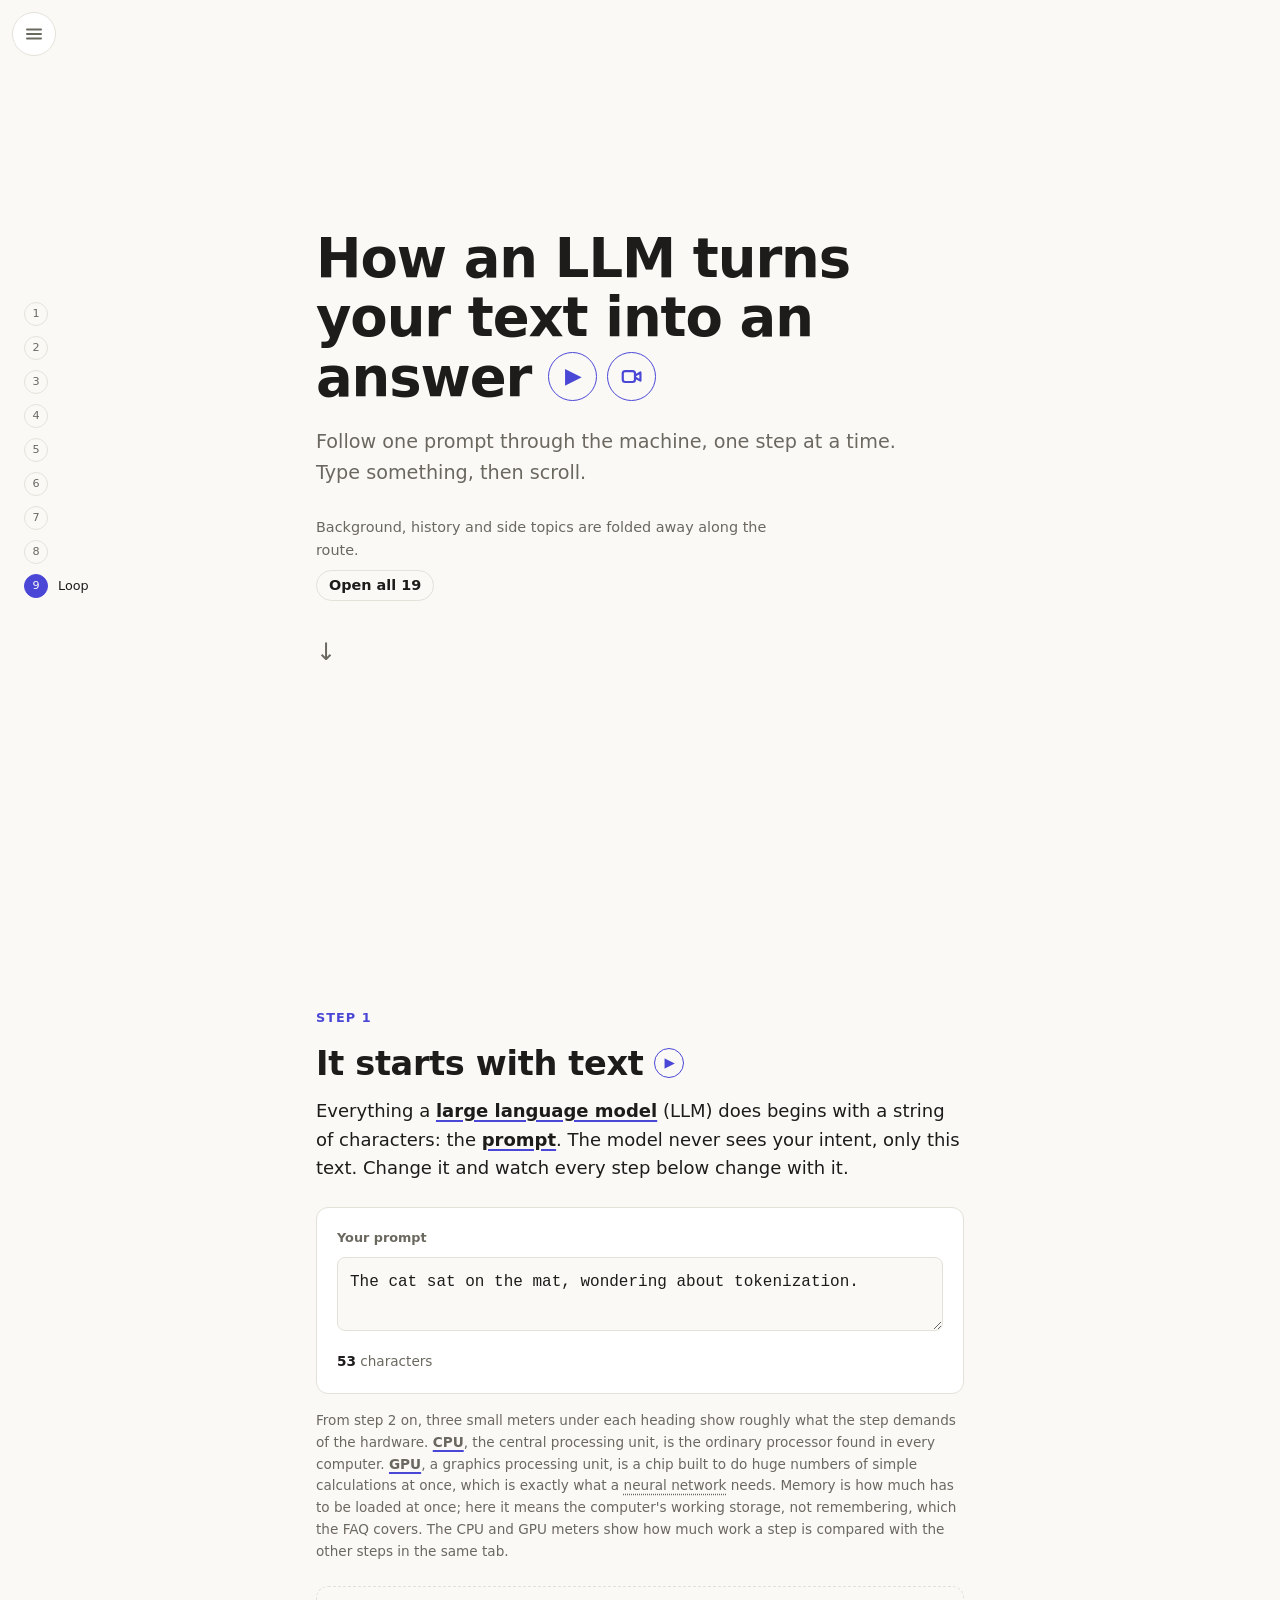
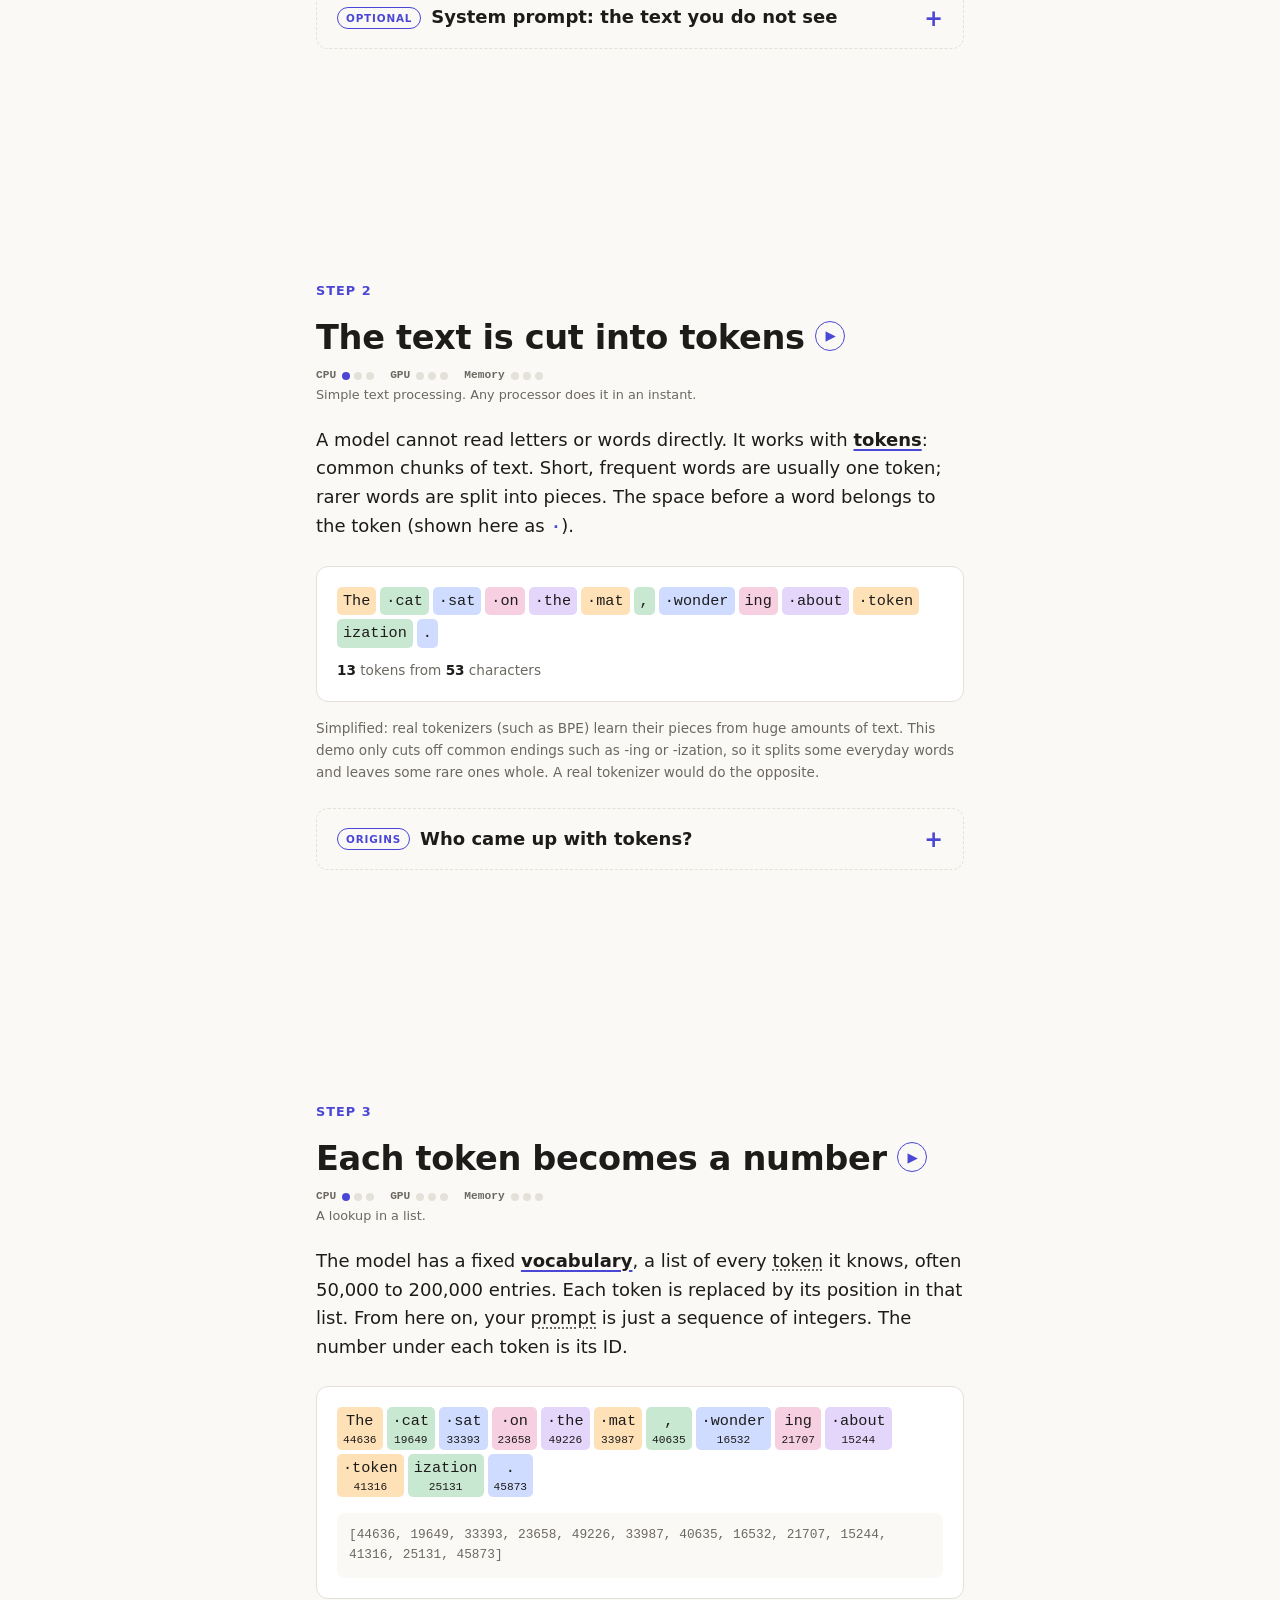
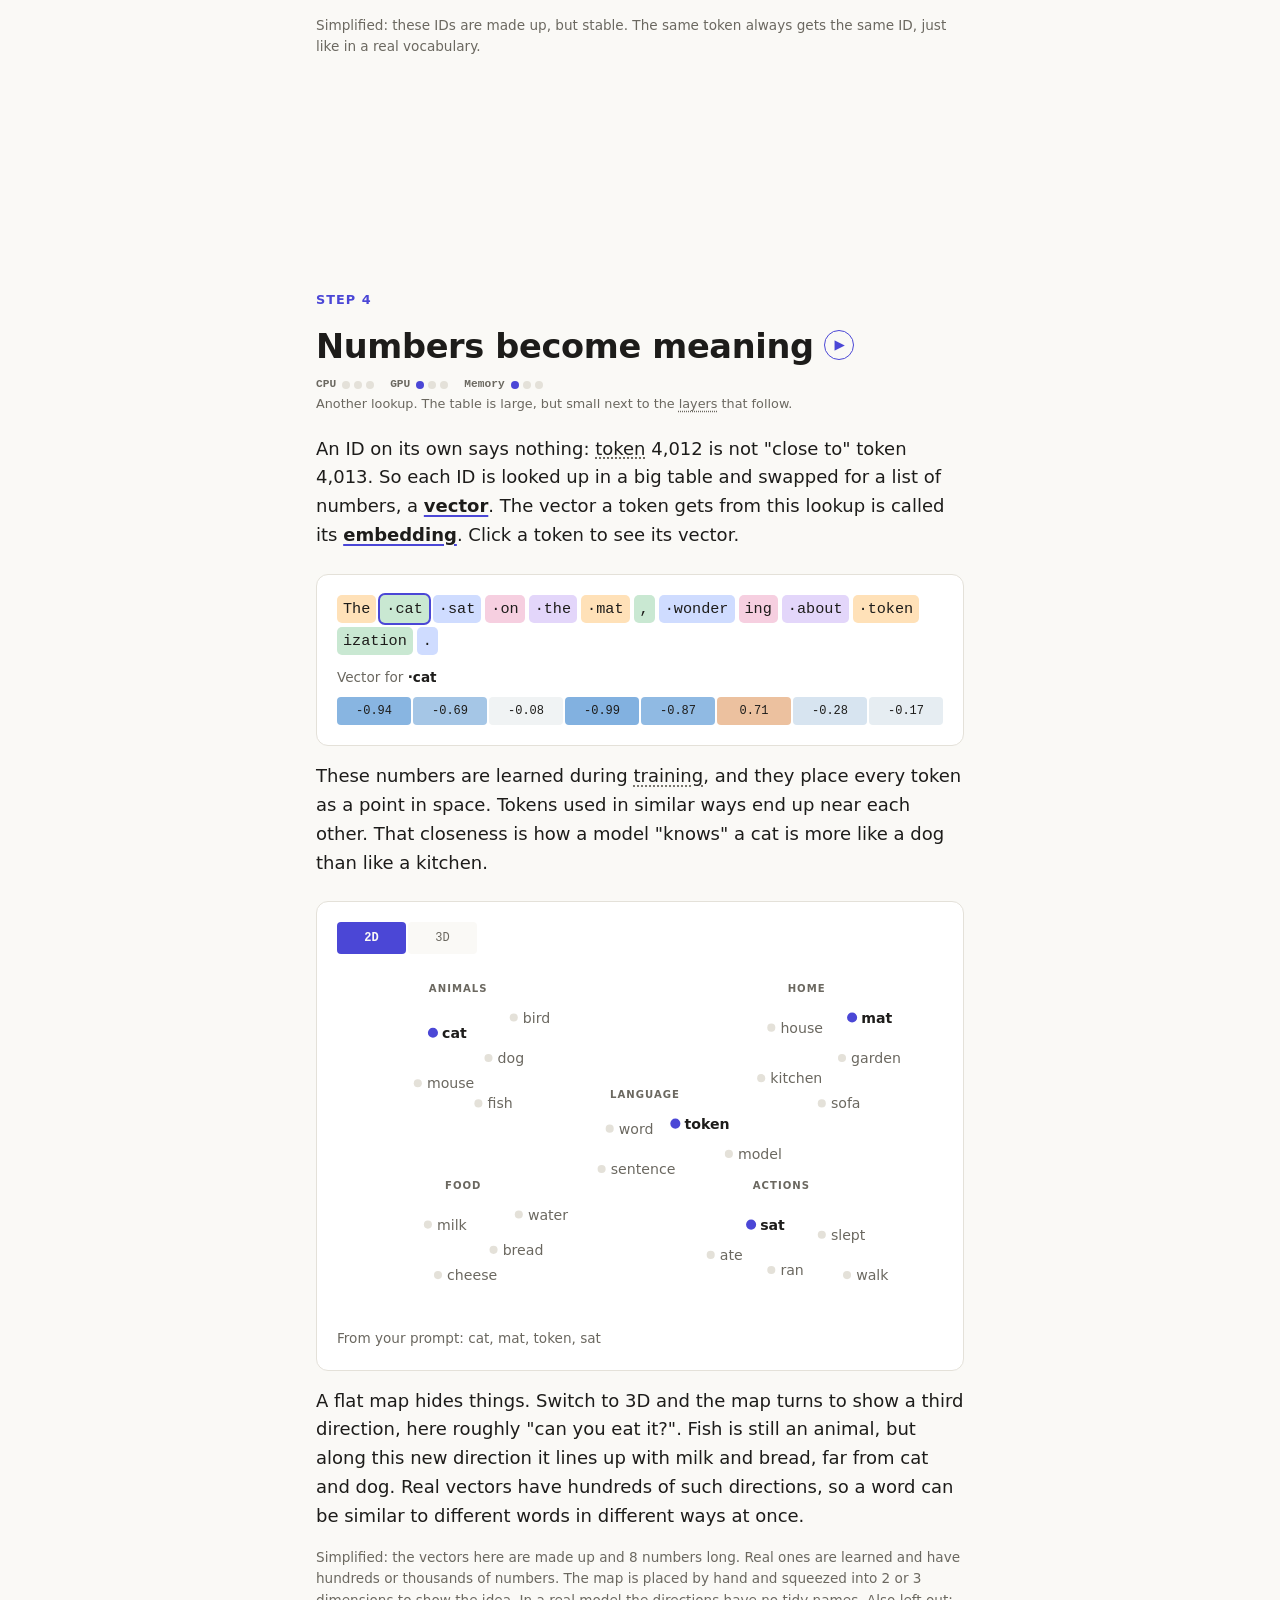
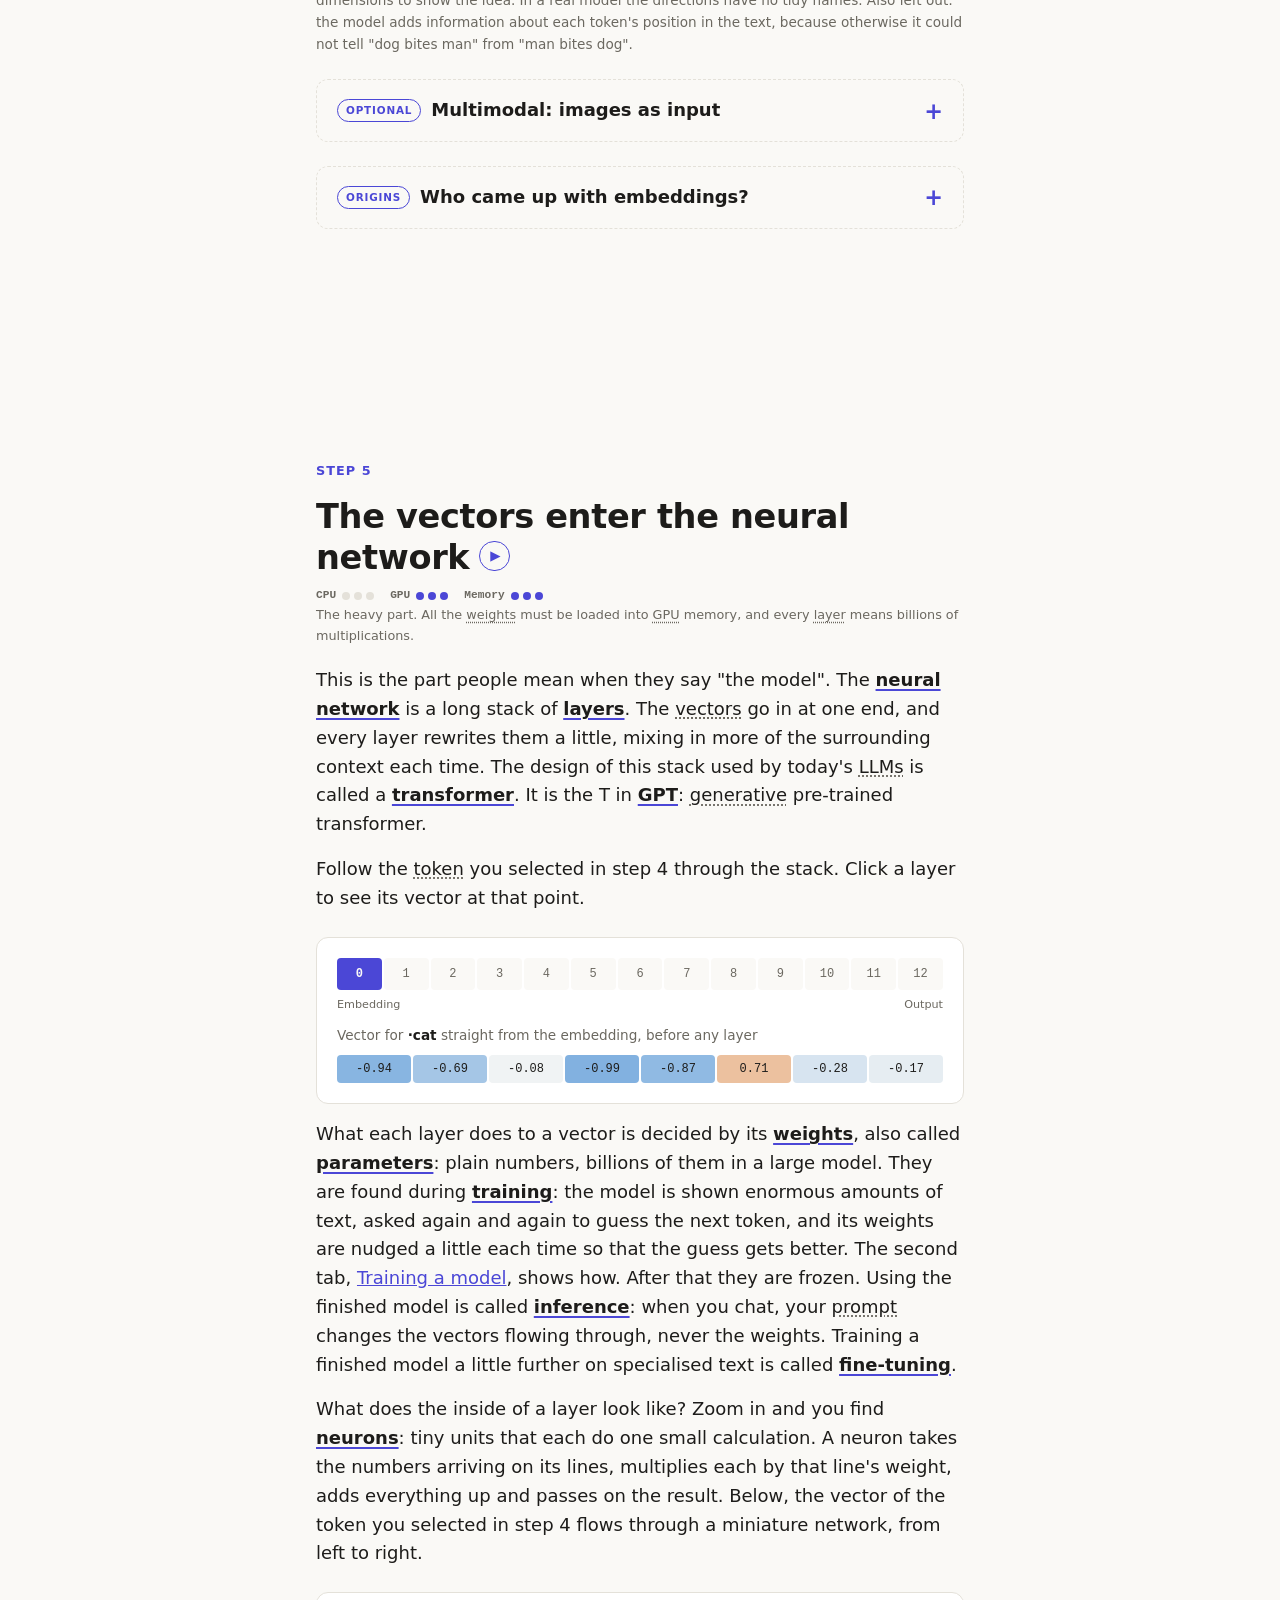
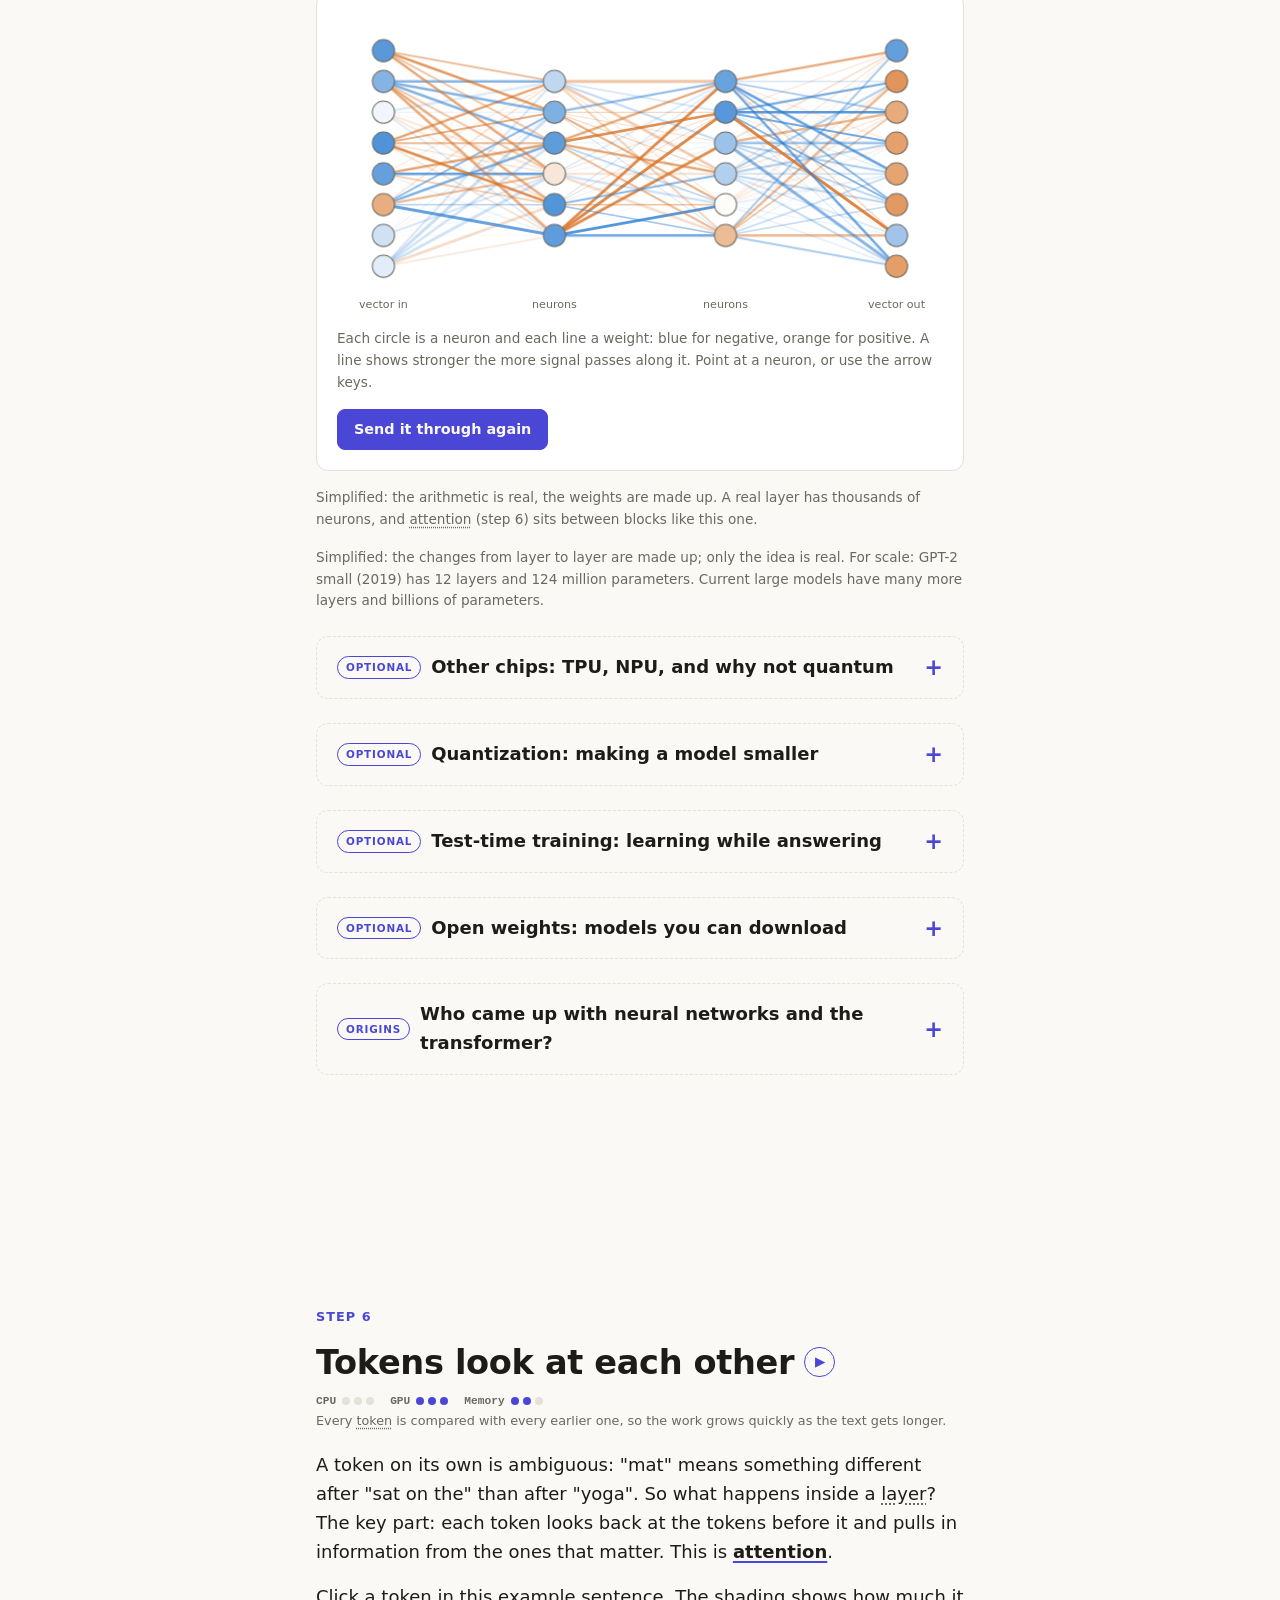
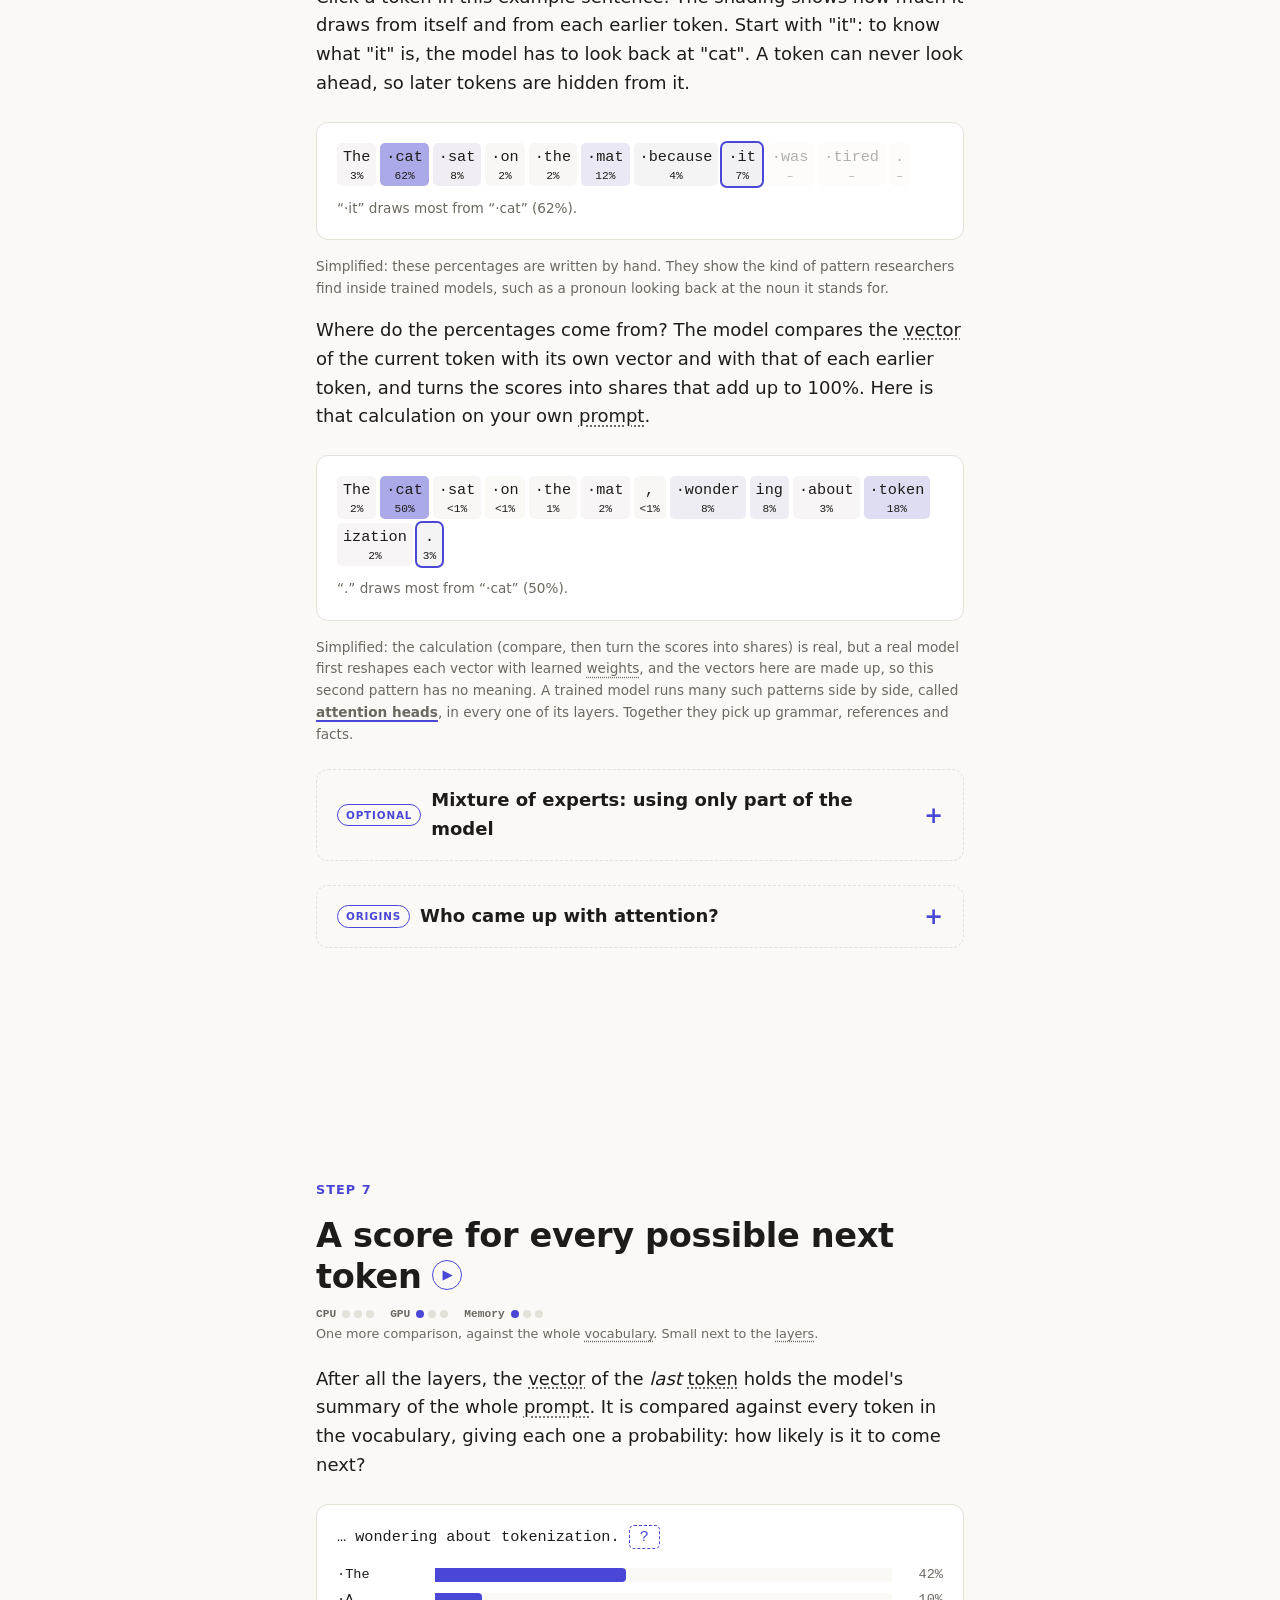
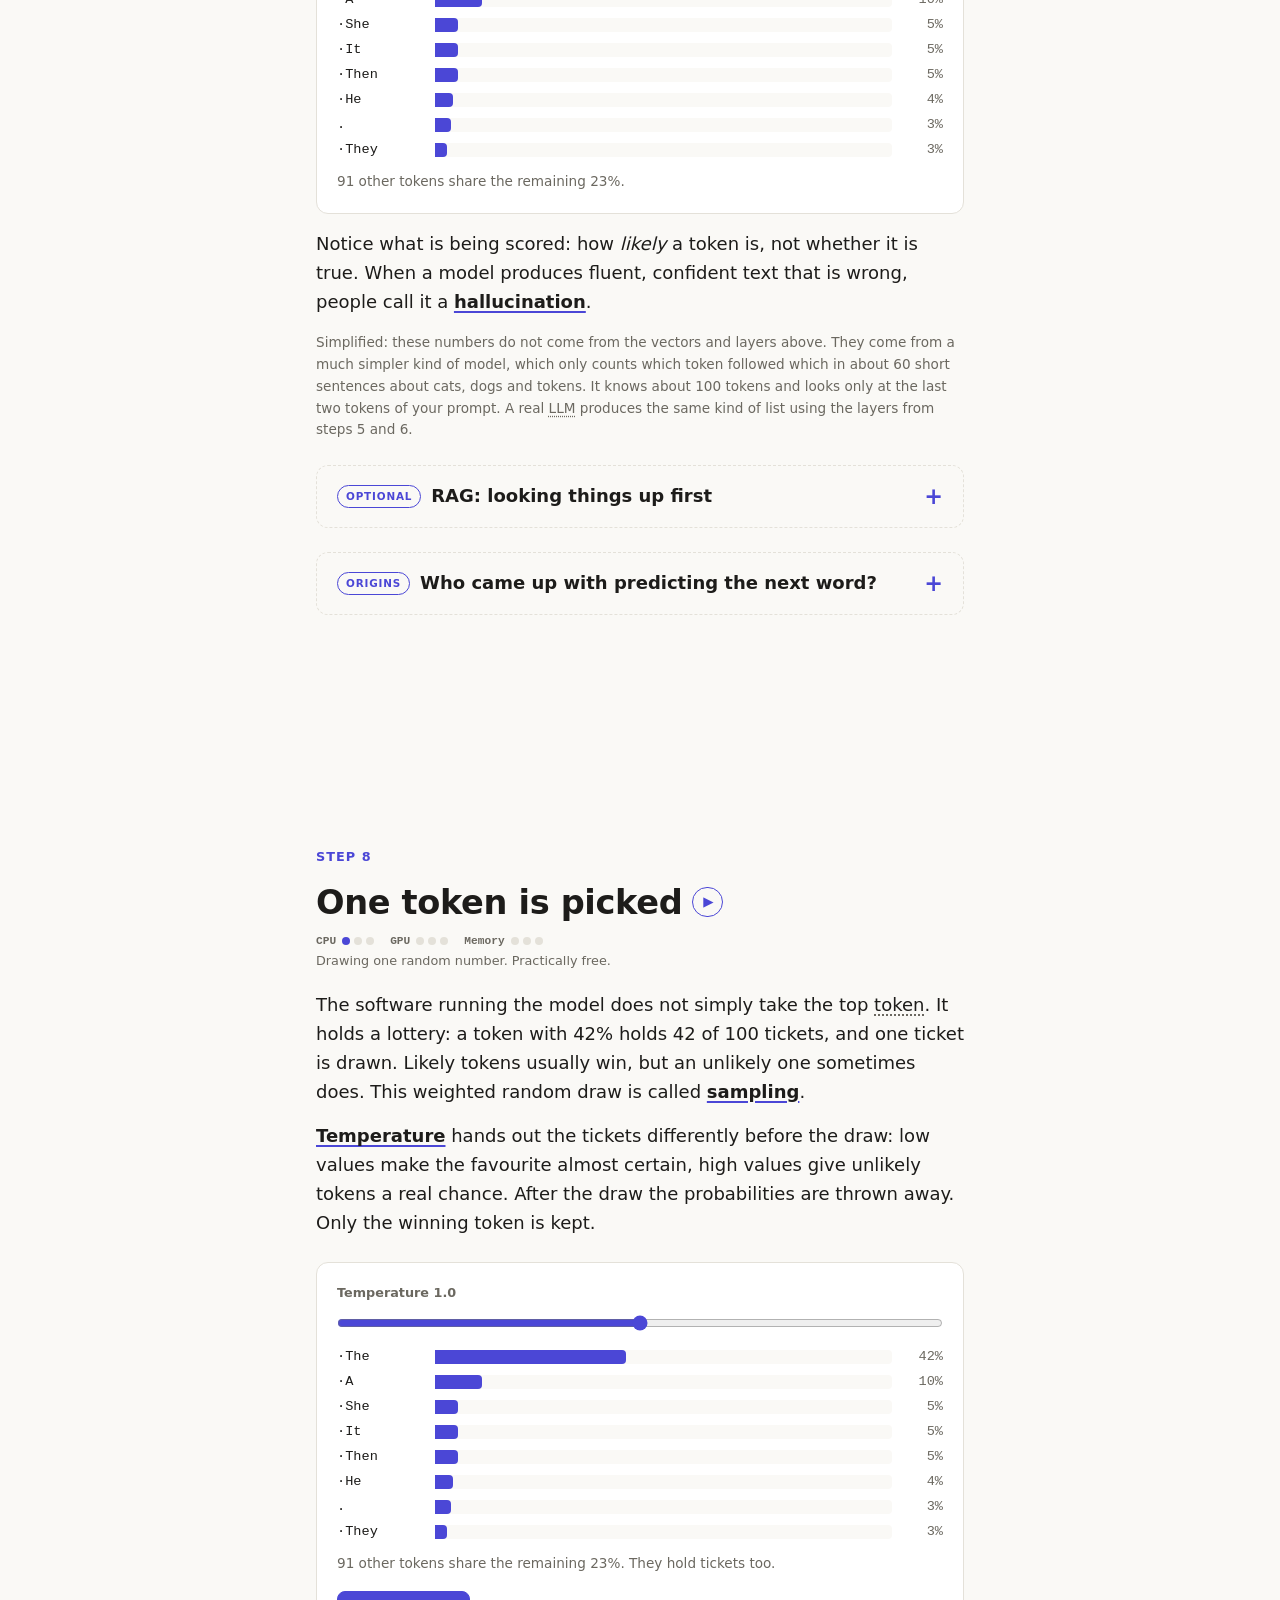
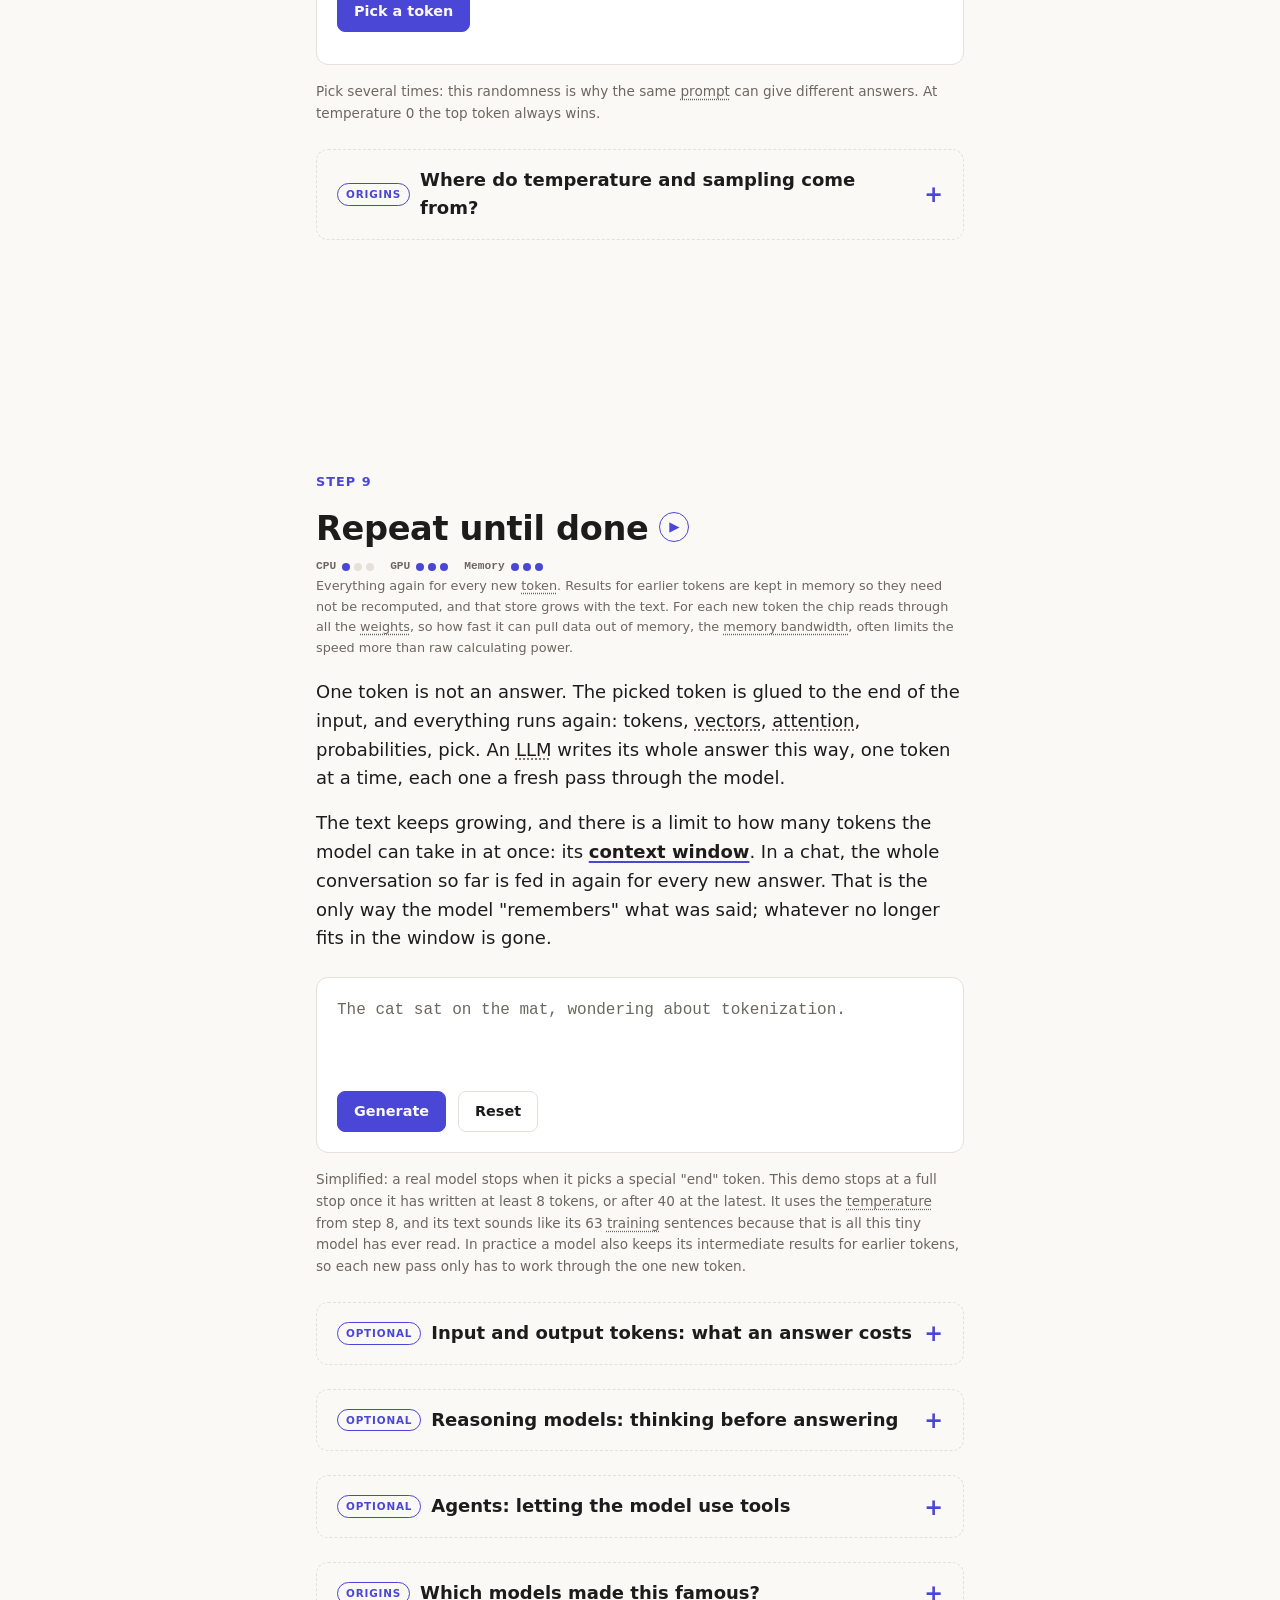
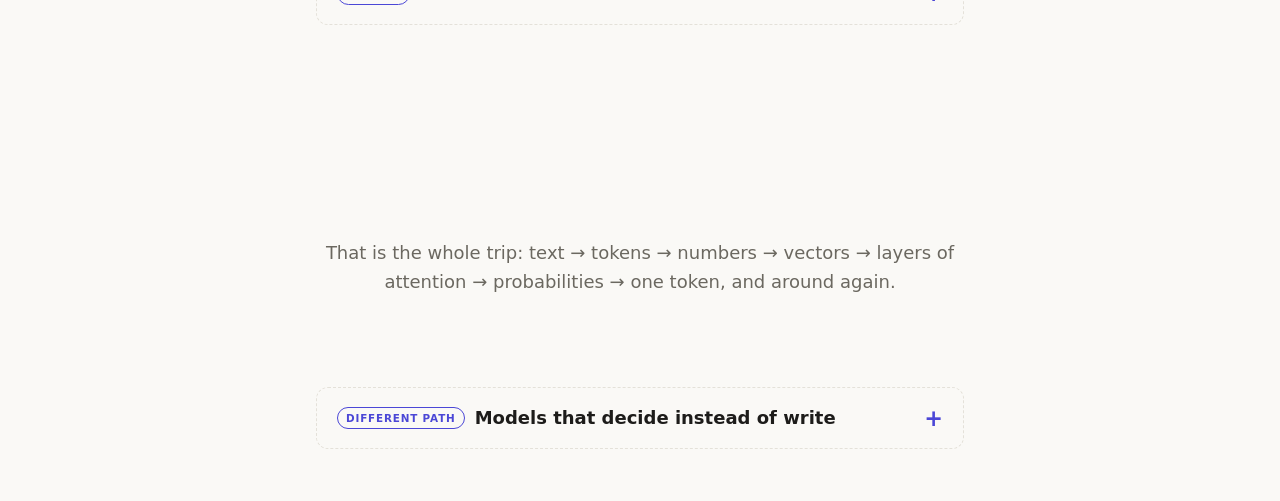
<file: index.html>
<!doctype html>
<html lang="en">
<head>
  <meta charset="utf-8">
  <meta name="viewport" content="width=device-width, initial-scale=1">
  <meta name="color-scheme" content="light dark">
  <meta name="theme-color" content="#faf9f6" media="(prefers-color-scheme: light)">
  <meta name="theme-color" content="#151517" media="(prefers-color-scheme: dark)">
  <title>How an LLM works</title>
  <meta name="description" content="An interactive, step-by-step guide to how large language models work: from the first character of a prompt to the finished answer, plus training, agents and open questions.">
  <meta property="og:title" content="How an LLM works">
  <meta property="og:description" content="An interactive, step-by-step guide to how large language models work.">
  <meta property="og:type" content="website">
  <meta property="og:url" content="https://mon3yp3nny.github.io/llm-course/">
  <meta property="og:locale" content="en_GB">
  <meta property="og:locale:alternate" content="de_DE">
  <meta property="og:locale:alternate" content="fr_FR">
  <link rel="canonical" href="https://mon3yp3nny.github.io/llm-course/">
  <link rel="alternate" hreflang="en" href="https://mon3yp3nny.github.io/llm-course/">
  <link rel="alternate" hreflang="de" href="https://mon3yp3nny.github.io/llm-course/de/">
  <link rel="alternate" hreflang="fr" href="https://mon3yp3nny.github.io/llm-course/fr/">
  <link rel="alternate" hreflang="x-default" href="https://mon3yp3nny.github.io/llm-course/">
  <link rel="icon" href="data:image/svg+xml,%3Csvg xmlns='http://www.w3.org/2000/svg' viewBox='0 0 32 32'%3E%3Ccircle cx='16' cy='16' r='15' fill='%234b47d6'/%3E%3Cpath d='M12.5 9.5v13l11-6.5z' fill='%23faf9f6'/%3E%3C/svg%3E">
  <!-- Steps start out invisible and fade in only when scripts run; without them every tab is shown in full.
       A scheme or text size chosen earlier is set here, before the first paint. -->
  <script>{ const root = document.documentElement; root.classList.add('js'); try { root.dataset.theme = localStorage.getItem('theme') || ''; root.dataset.text = localStorage.getItem('text') || ''; } catch { /* storage refused */ } }</script>
  <link rel="stylesheet" href="style.css">
  <link rel="stylesheet" href="film.css">
  <noscript><style>.view[hidden] { display: block; } .menu[hidden] { display: block; } .rail, .menu-open, .search-open, .theme-open, .text-open, .watch, .toggle-extras, #view-search { display: none !important; }</style></noscript>
</head>
<body>
  <a class="skip" href="#content">Skip to content</a>
  <button type="button" class="menu-open" id="menu-open" aria-expanded="false" aria-controls="menu" aria-label="Menu">
    <svg viewBox="0 0 20 20" aria-hidden="true"><line x1="3" y1="5.5" x2="17" y2="5.5"/><line x1="3" y1="10" x2="17" y2="10"/><line x1="3" y1="14.5" x2="17" y2="14.5"/></svg>
  </button>
  <div class="menu" id="menu" hidden>
    <div class="menu-top">
      <a class="search-open" id="search-open" href="#view-search" aria-label="Search this guide" title="Search ( / )">
        <svg viewBox="0 0 20 20" aria-hidden="true"><circle cx="8.5" cy="8.5" r="5.5"/><line x1="12.7" y1="12.7" x2="17" y2="17"/></svg>
      </a>
      <button type="button" class="theme-open" id="theme-open" aria-label="Switch between light and dark" title="Switch between light and dark">
        <svg class="sun" viewBox="0 0 20 20" aria-hidden="true"><circle cx="10" cy="10" r="3.5"/><path d="M10 2.5v1.5M10 16v1.5M2.5 10H4M16 10h1.5M4.7 4.7l1.1 1.1M14.2 14.2l1.1 1.1M4.7 15.3l1.1-1.1M14.2 5.8l1.1-1.1"/></svg>
        <svg class="moon" viewBox="0 0 20 20" aria-hidden="true"><path d="M16.5 11.6A7 7 0 0 1 8.4 3.5a7 7 0 1 0 8.1 8.1z"/></svg>
      </button>
      <div class="sizes">
        <button type="button" class="text-open" id="text-open" aria-expanded="false" aria-controls="text-list" aria-label="Text size" title="Text size">
          <svg viewBox="0 0 20 20" aria-hidden="true"><path d="M1.5 16l3.2-8 3.2 8M2.7 13h4M9 16l4.5-12L18 16M10.6 12h5.8"/></svg>
        </button>
        <div class="text-list" id="text-list" hidden>
          <button type="button" data-text="small">Small</button>
          <button type="button" data-text="">Medium</button>
          <button type="button" data-text="large">Large</button>
        </div>
      </div>
      <nav class="languages" aria-label="Language">
        <button type="button" class="language-open" id="language-open" aria-expanded="false" aria-controls="language-list">EN</button>
        <div class="language-list" id="language-list" hidden>
          <a href="index.html" lang="en" hreflang="en" aria-current="true">English</a>
          <a href="de/index.html" lang="de" hreflang="de">Deutsch</a>
          <a href="fr/index.html" lang="fr" hreflang="fr">Français</a>
        </div>
      </nav>
    </div>
    <nav class="tabs" aria-label="Parts">
      <a href="#view-use" class="selected" aria-current="page">Using</a>
      <a href="#view-train">Training</a>
      <a href="#view-agents">Agents</a>
      <a href="#view-hardware">Hardware</a>
      <a href="#view-robots">Robots</a>
      <a href="#view-models">Models</a>
      <a href="#view-timeline">Timeline</a>
      <a href="#view-faq">FAQ</a>
      <a href="#view-quotes">Quotes</a>
      <a href="#view-glossary" class="aside">Glossary</a>
    </nav>
  </div>
  <nav class="rail" aria-label="Steps"></nav>

  <main id="content" tabindex="-1">
    <div class="view" id="view-use">
    <header class="hero">
      <h1>How an LLM turns your text into an answer <a class="watch" href="#film" aria-label="Watch the short film" title="Watch the short film"><svg viewBox="0 0 20 20" aria-hidden="true"><rect x="3.5" y="6" width="9" height="8" rx="1.8"/><path d="M12.5 9.3l4-2.3v6l-4-2.3"/></svg></a></h1>
      <p class="lead">
        Follow one prompt through the machine, one step at a time.
        Type something, then scroll.
      </p>
      <p class="hero-note">
        Background, history and side topics are folded away along the route.
        <button type="button" class="toggle-extras"></button>
      </p>
      <span class="scroll-hint" aria-hidden="true">↓</span>
    </header>

    <section class="step" id="prompt" data-title="Prompt">
      <p class="step-no">Step 1</p>
      <h2>It starts with text</h2>
      <p>
        Everything a <dfn data-term="LLM">large language model</dfn> (LLM) does begins with a
        string of characters: the <dfn>prompt</dfn>. The model never sees your intent, only this text. Change it and watch
        every step below change with it.
      </p>
      <div class="demo">
        <label for="prompt-input">Your prompt</label>
        <textarea id="prompt-input" rows="2" spellcheck="false">The cat sat on the mat, wondering about tokenization.</textarea>
        <p class="stat"><strong id="char-count">0</strong> characters</p>
      </div>
      <p class="note">
        From step 2 on, three small meters under each heading show roughly
        what the step demands of the hardware. <dfn>CPU</dfn>, the central
        processing unit, is the ordinary processor found in every computer. <dfn>GPU</dfn>, a
        graphics processing unit, is a chip built to do huge numbers of simple calculations at once, which
        is exactly what a neural network needs. Memory is how much has to be
        loaded at once; here it means the computer's working storage, not
        remembering, which the FAQ covers. The CPU and GPU meters show
        how much work a step is compared with the other steps in the same
        tab.
      </p>
      <details class="extra">
        <summary><span class="extra-tag">Optional</span> System prompt: the text you do not see</summary>
        <p>
          In a chat product, your prompt is not the only text the model
          receives. The company running it puts its own instructions in
          front: the <dfn>system prompt</dfn>. It sets things like the tone,
          the rules and today's date. Everything is then joined into one
          long text, with special marker tokens that say who is speaking.
        </p>
        <div class="demo">
          <p class="output"><span class="marker">[system]</span> You are a helpful assistant. Answer briefly and politely.
<span class="marker">[user]</span> <span class="prompt-text" id="chat-user"></span>
<span class="marker">[assistant]</span> </p>
          <p class="stat">The model continues this text after the last marker.</p>
        </div>
        <p>
          The impact: the same model can behave very differently in two
          products, because their instructions differ. A system prompt
          changes no weights. It is simply more text at the start of the
          input, and it uses up part of the context window.
        </p>
        <p class="note">
          Simplified: the markers look different for every model, and real
          system prompts are often several pages long. The rest of this page
          continues with your prompt alone.
        </p>
      </details>
    </section>

    <section class="step" id="tokens" data-title="Tokens">
      <p class="step-no">Step 2</p>
      <h2>The text is cut into tokens</h2>
      <p class="load" data-load="1,0,0"
         data-cpu="Cutting text into tokens is a lookup in a list of known pieces. Any processor does it in a fraction of a second."
         data-gpu="Not needed. Nothing is calculated in bulk yet."
         data-memory="Only the list of known tokens is needed, a few megabytes.">Simple text processing. Any processor does it in an instant.</p>
      <p>
        A model cannot read letters or words directly. It works with
        <dfn>tokens</dfn>: common chunks of text. Short, frequent words are
        usually one token; rarer words are split into pieces. The space
        before a word belongs to the token (shown here as
        <span class="space-mark">·</span>).
      </p>
      <div class="demo">
        <div class="chips" id="token-chips" data-empty="No tokens yet. Type a prompt in step 1."></div>
        <p class="stat">
          <strong id="token-count">0</strong> tokens from
          <strong id="char-count-2">0</strong> characters
        </p>
      </div>
      <p class="note">
        Simplified: real tokenizers (such as BPE) learn their pieces from huge
        amounts of text. This demo only cuts off common endings such as
        -ing or -ization, so it splits some everyday words and leaves some
        rare ones whole. A real tokenizer would do the opposite.
      </p>
      <details class="extra">
        <summary><span class="extra-tag">Origins</span> Who came up with tokens?</summary>
        <ul class="origins">
          <li><span>1994</span><span><strong>Philip Gage</strong> publishes byte pair encoding (BPE), a way to compress data by merging pairs of characters that often occur together.</span></li>
          <li><span>2015</span><span><strong>Rico Sennrich, Barry Haddow and Alexandra Birch</strong> at the University of Edinburgh use it to split rare words into pieces for machine translation. <a class="source" data-paper="bpe">Paper</a></span></li>
          <li><span>2019</span><span><strong>GPT-2</strong> from OpenAI uses this kind of tokenizer. Most LLMs since use it or a close relative.</span></li>
        </ul>
      </details>
    </section>

    <section class="step" id="ids" data-title="Token IDs">
      <p class="step-no">Step 3</p>
      <h2>Each token becomes a number</h2>
      <p class="load" data-load="1,0,0"
         data-cpu="Replacing each token by its number is a simple lookup."
         data-gpu="Not needed."
         data-memory="Negligible: the same list as in the step before.">A lookup in a list.</p>
      <p>
        The model has a fixed <dfn>vocabulary</dfn>, a list of every token it knows,
        often 50,000 to 200,000 entries. Each token is replaced by its
        position in that list. From here on, your prompt is just a sequence
        of integers. The number under each token is its ID.
      </p>
      <div class="demo">
        <div class="chips stacked" id="id-chips" data-empty="No tokens yet. Type a prompt in step 1."></div>
        <pre class="sequence" id="id-sequence"></pre>
      </div>
      <p class="note">
        Simplified: these IDs are made up, but stable. The same token always
        gets the same ID, just like in a real vocabulary.
      </p>
    </section>

    <section class="step" id="embeddings" data-title="Embeddings">
      <p class="step-no">Step 4</p>
      <h2>Numbers become meaning</h2>
      <p class="load" data-load="0,1,1"
         data-cpu="Hardly involved. The lookup happens on the graphics chip, where the table is kept."
         data-gpu="Light work: one row is fetched from the table for each token. No arithmetic yet."
         data-memory="The table holds one vector for every token of the vocabulary. Large in itself, but only a few percent of a big model at most.">Another lookup. The table is large, but small next to the layers that follow.</p>
      <p>
        An ID on its own says nothing: token 4,012 is not "close to" token
        4,013. So each ID is looked up in a big table and swapped for a list
        of numbers, a <dfn>vector</dfn>. The vector a token gets from this lookup is called its <dfn>embedding</dfn>. Click a token to see its vector.
      </p>
      <div class="demo">
        <div class="chips" id="embed-chips" data-empty="No tokens yet. Type a prompt in step 1."></div>
        <p class="stat">Vector for <strong id="vector-label"></strong></p>
        <div class="vector" id="vector-cells"></div>
      </div>
      <p>
        These numbers are learned during training, and they place every token
        as a point in space. Tokens used in similar ways end up near each
        other. That closeness is how a model "knows" a cat is more like a dog
        than like a kitchen.
      </p>
      <div class="demo">
        <div class="segments compact" id="map-mode">
          <button type="button" data-mode="2d" class="selected" aria-pressed="true">2D</button>
          <button type="button" data-mode="3d" aria-pressed="false">3D</button>
        </div>
        <svg id="word-map" viewBox="0 0 600 350" role="img" tabindex="0"
             aria-label="Map of words where related words sit close together"></svg>
        <p class="stat" id="map-hint" hidden>Drag sideways, or use the arrow keys, to turn the map. Let go and it swings on by itself.</p>
        <p class="stat" id="map-stat"></p>
      </div>
      <p>
        A flat map hides things. Switch to 3D and the map turns to show a
        third direction, here roughly "can you eat it?". Fish is still an
        animal, but along this new direction it lines up with milk and
        bread, far from cat and dog. Real vectors have hundreds of such
        directions, so a word can be similar to different words in
        different ways at once.
      </p>
      <p class="note">
        Simplified: the vectors here are made up and 8 numbers long. Real ones
        are learned and have hundreds or thousands of numbers. The map is
        placed by hand and squeezed into 2 or 3 dimensions to show the idea.
        In a real model the directions have no tidy names. Also left out:
        the model adds information about each token's position in the text,
        because otherwise it could not tell "dog bites man" from "man bites
        dog".
      </p>
      <details class="extra">
        <summary><span class="extra-tag">Optional</span> Multimodal: images as input</summary>
        <p>
          Text is not the only possible input. A <dfn>multimodal</dfn> model
          also takes images, and sometimes sound or video. The trick is to
          turn them into the same thing text becomes: a sequence of vectors.
          An image is cut into small squares called patches, and each patch
          is converted into one vector, just as each token is. Click a patch.
        </p>
        <div class="demo">
          <div class="patches" id="patches"></div>
          <p class="stat" id="patch-label"></p>
          <div class="vector" id="patch-cells"></div>
        </div>
        <p>
          From here on, the layers treat patch vectors and token vectors
          alike, and attention lets a word look at the parts of the picture
          it refers to. The impact: one model can describe a photo, read a
          chart or work from a screenshot. The price: a picture becomes a
          long row of vectors, so a single image can use as much of the
          context window as several pages of text.
        </p>
        <p class="note">
          Simplified: real models cut an image into hundreds of patches, and
          the vector shown here is made up.
        </p>
        <p class="origins-title">Where it comes from</p>
        <ul class="origins">
          <li><span>2020</span><span><strong>Alexey Dosovitskiy</strong> and colleagues at Google introduce the <strong>Vision Transformer</strong> in a paper titled "An Image Is Worth 16x16 Words": cut the image into patches and feed them to a transformer like words. <a class="source" data-paper="vit">Paper</a></span></li>
          <li><span>2021</span><span><strong>OpenAI</strong> releases <strong>CLIP</strong>, which learns to place images and their descriptions close together in one shared space of vectors. <a class="source" data-paper="clip">Paper</a></span></li>
          <li><span>2023</span><span><strong>OpenAI</strong> adds image input to ChatGPT, bringing multimodal models to a mass audience.</span></li>
        </ul>
      </details>
      <details class="extra">
        <summary><span class="extra-tag">Origins</span> Who came up with embeddings?</summary>
        <ul class="origins">
          <li><span>2003</span><span><strong>Yoshua Bengio</strong> and colleagues at the Université de Montréal train a neural network that learns a vector for every word. <a class="source" data-paper="bengio">Paper</a></span></li>
          <li><span>2013</span><span><strong>Tomas Mikolov</strong> and colleagues at Google release <strong>word2vec</strong>. It made word vectors fast to train, and famous through examples like "king − man + woman ≈ queen". <a class="source" data-paper="word2vec">Paper</a></span></li>
        </ul>
      </details>
    </section>

    <section class="step" id="network" data-title="Neural network">
      <p class="step-no">Step 5</p>
      <h2>The vectors enter the neural network</h2>
      <p class="load" data-load="0,3,3"
         data-cpu="The processor only hands over the job. The arithmetic is done elsewhere."
         data-gpu="Every layer multiplies every vector by tables of weights: billions of multiplications per token, which only a chip built for doing many at once gets through quickly."
         data-memory="All the weights must be loaded at once, close to the chip. For a large model that is tens or hundreds of gigabytes.">The heavy part. All the weights must be loaded into GPU memory, and every layer means billions of multiplications.</p>
      <p>
        This is the part people mean when they say "the model". The
        <dfn>neural network</dfn> is a long stack of <dfn>layers</dfn>. The
        vectors go in at one end, and every layer rewrites them a little,
        mixing in more of the surrounding context each time. The design of
        this stack used by today's LLMs is called a <dfn>transformer</dfn>. It is
        the T in <dfn>GPT</dfn>: generative pre-trained transformer.
      </p>
      <p>
        Follow the token you selected in step 4 through the stack. Click a
        layer to see its vector at that point.
      </p>
      <div class="demo">
        <div class="segments" id="layer-stack"></div>
        <p class="layer-ends"><span>Embedding</span><span>Output</span></p>
        <p class="stat" id="layer-label"></p>
        <div class="vector" id="layer-cells"></div>
      </div>
      <p>
        What each layer does to a vector is decided by its
        <dfn>weights</dfn>, also called <dfn>parameters</dfn>: plain numbers,
        billions of them in a large model. They are found during
        <dfn>training</dfn>: the model is shown enormous amounts of text,
        asked again and again to guess the next token, and its weights are
        nudged a little each time so that the guess gets better. The
        second tab, <a href="#view-train">Training a model</a>, shows how. After that they are frozen. Using the finished model is called
        <dfn>inference</dfn>: when you chat, your prompt changes the vectors
        flowing through, never the weights. Training a finished model a
        little further on specialised text is called <dfn>fine-tuning</dfn>.
      </p>
      <p>
        What does the inside of a layer look like? Zoom in and you find
        <dfn>neurons</dfn>: tiny units that each do one small calculation. A
        neuron takes the numbers arriving on its lines, multiplies each by
        that line's weight, adds everything up and passes on the result.
        Below, the vector of the token you selected in step 4 flows through
        a miniature network, from left to right.
      </p>
      <div class="demo">
        <svg id="neural-net" viewBox="0 0 600 300" role="img"
             aria-label="A small neural network: circles for neurons, lines for weights"></svg>
        <p class="stat" id="neural-stat"></p>
        <div class="actions">
          <button type="button" id="neural-send">Send it through again</button>
        </div>
      </div>
      <p class="note">
        Simplified: the arithmetic is real, the weights are made up. A real
        layer has thousands of neurons, and attention (step 6) sits between
        blocks like this one.
      </p>
      <p class="note">
        Simplified: the changes from layer to layer are made up; only the
        idea is real. For scale: GPT-2 small (2019) has 12 layers and 124
        million parameters. Current large models have many more layers and
        billions of parameters.
      </p>
      <details class="extra">
        <summary><span class="extra-tag">Optional</span> Other chips: TPU, NPU, and why not quantum</summary>
        <p>
          The GPU is the most common chip for neural networks, but not the
          only one. A <dfn>TPU</dfn>, tensor processing unit, is Google's own
          chip, designed from the start for the calculations of neural
          networks; Google trains and runs its Gemini models on them, and
          other large companies build similar chips of their own. An
          <dfn>NPU</dfn>, neural processing unit, is the small relative found
          in recent phones and laptops, built to run modest models on the
          device itself with little power.
        </p>
        <p>
          All of these do the job this guide ascribes to the GPU: huge
          numbers of simple calculations at once. They give up some of the
          GPU's flexibility to be cheaper or more economical at that one
          job. Where a meter on this page says GPU, read it as "a chip of
          this kind". The <a href="#view-hardware">Hardware tab</a> compares
          whole machines.
        </p>
        <p>
          Apple calls the NPU in its phones and Macs the
          <dfn>Neural Engine</dfn>. It may come as a surprise that the usual
          tools for running language models on a Mac do not use it. It was
          built for tasks of a fixed size, such as recognising images and
          speech, and writing text token by token suits it poorly. On a Mac,
          models run on the graphics part of the chip, helped by fast memory
          that the processor and the graphics share.
        </p>
        <p>
          "AI GPU" is a label with three meanings. It can mean a graphics
          chip with extra circuits built in for the arithmetic of neural
          networks, which most recent ones have. It can mean the cards in
          data centres, which are GPUs in name only: they have no connection
          for a screen and a great deal of memory, and they are what the big
          models run on. And it can mean the reverse, a graphics card that
          uses a small neural network to sharpen the picture in games. For
          running a model at home, none of these labels is the number that
          matters. That is the card's memory, called <dfn>VRAM</dfn>, because
          it decides which models fit.
        </p>
        <p>
          A <dfn>QPU</dfn>, quantum processing unit, is something else
          entirely, and it plays no part in today's language models. No LLM
          is trained or run on a quantum computer. The machines that exist
          are far too small and too error-prone for billions of weights, and
          no advantage for this kind of calculation has been shown. There is
          research, mostly small experiments in which a tiny part of a model
          runs on a quantum chip. For now the help flows mainly the other
          way: AI is used to help quantum computers correct their errors.
        </p>
      </details>
      <details class="extra">
        <summary><span class="extra-tag">Optional</span> Quantization: making a model smaller</summary>
        <p>
          Each weight is normally stored as a very precise number, using 16
          or 32 bits. <dfn>Quantization</dfn> stores every weight with fewer
          bits, by rounding it to the nearest of a small set of allowed
          values. Choose how many bits each weight gets.
        </p>
        <div class="demo">
          <div class="segments" id="bit-options"></div>
          <p class="stat">Eight example weights, as trained</p>
          <div class="vector" id="weights-original"></div>
          <p class="stat" id="quant-label"></p>
          <div class="vector" id="weights-stored"></div>
          <p class="stat" id="quant-error"></p>
          <p class="stat">Size of a model with 7 billion parameters</p>
          <div class="bars wide" id="size-bars"></div>
        </div>
        <p>
          The impact: fewer bits mean a smaller file, less memory and faster
          answers, because there is less data to move for every token. This is what lets a model run on a laptop or a phone
          instead of in a data centre. The price is a small rounding error
          in every weight. With the rounding methods in everyday use, 8 bits is
          barely measurable, around 4 bits answers get slightly worse, and
          below that quality drops quickly. Newer methods get much lower
          without that drop; see the examples below.
        </p>
        <p class="note">
          Simplified: real quantization picks the allowed values more
          cleverly, separately for each group of weights. Labels such as
          "4-bit" or "Q4" on a downloadable model refer to this.
        </p>
        <p class="origins-title">Where it comes from</p>
        <ul class="origins">
          <li><span>2023</span><span><strong>Georgi Gerganov</strong>'s open-source project <strong>llama.cpp</strong> makes it common to run 4-bit models on an ordinary laptop.</span></li>
          <li><span>2024</span><span><strong>Microsoft Research</strong> goes to the extreme with <strong>BitNet b1.58</strong>: every weight is −1, 0 or +1, about 1.58 bits. Weights with just these three values are called <dfn>ternary</dfn>. The model is trained that way from the start instead of being rounded afterwards, which is why it still works. <a class="source" data-paper="bitnet">Paper</a></span></li>
          <li><span>2026</span><span><strong>PrismML</strong> releases <strong>Ternary Bonsai 2 27B</strong>, an existing 27-billion-parameter model compressed to −1, 0 and +1 weights, where each small group of weights shares one precise scaling number. It takes 5.9 GB instead of about 54 GB, and PrismML reports that it keeps 98% of the original's benchmark score.</span></li>
        </ul>
      </details>
      <details class="extra">
        <summary><span class="extra-tag">Optional</span> Test-time training: learning while answering</summary>
        <p>
          The rule above was: once training is over, the weights are frozen.
          <dfn>Test-time training</dfn> (TTT) is the exception. Before it
          answers, the model runs a few quick training steps on the task in
          front of it, for example on the examples in your prompt, so its
          weights shift towards this one problem. After the answer the
          changes are usually thrown away, and the next request starts from
          the original weights again.
        </p>
        <div class="demo">
          <p class="stat" id="ttt-label"></p>
          <div class="vector" id="ttt-cells"></div>
          <div class="actions">
            <button type="button" id="ttt-step">Train one step</button>
            <button type="button" id="ttt-reset" class="quiet">Answer and reset</button>
          </div>
        </div>
        <p>
          The impact: the model copes better with unfamiliar tasks that
          differ from anything in its training text, such as new kinds of
          puzzles. The price: every request now contains a small training
          run, which makes it much slower and more expensive. So far it is
          mostly used in research, not in everyday chat products.
        </p>
        <p>
          Two things it is easy to confuse it with. Fine-tuning also changes
          the weights, but ahead of time and for good. And a prompt that
          simply contains examples changes no weights at all.
        </p>
        <p class="note">
          Simplified: the changes to the weights here are made up.
        </p>
        <p class="origins-title">Where it comes from</p>
        <ul class="origins">
          <li><span>2019</span><span><strong>Yu Sun</strong> and colleagues at UC Berkeley introduce test-time training, at first for image recognition. <a class="source" data-paper="ttt">Paper</a></span></li>
          <li><span>2024</span><span><strong>Ekin Akyürek</strong> and colleagues at MIT apply it to an LLM and report large gains on ARC, a benchmark of abstract puzzles that language models find hard. <a class="source" data-paper="tttLlm">Paper</a></span></li>
        </ul>
      </details>
      <details class="extra">
        <summary><span class="extra-tag">Optional</span> Open weights: models you can download</summary>
        <p>
          A trained model is, in the end, a file full of weights. Some
          companies keep that file to themselves and only let you send
          prompts to their servers. Others publish it. A model with
          <dfn>open weights</dfn> can be downloaded and run on your own
          hardware, and it is what makes quantization and fine-tuning by
          anyone possible in the first place.
        </p>
        <p>
          The impact: your prompts never leave your machine, there is no
          price per token, the model keeps working offline, and nobody can
          change or withdraw it. The price: you need the hardware and the
          know-how, and the very largest models are usually not released
          this way.
        </p>
        <p>
          Open weights are not the same as open source. The file is public,
          but the training text and training code often are not, and the
          licence decides what you may do with the model.
        </p>
        <p class="origins-title">Where it comes from</p>
        <ul class="origins">
          <li><span>2019</span><span><strong>OpenAI</strong> releases the weights of <strong>GPT-2</strong> in stages over nine months, out of concern about misuse. It started the debate about whether to publish at all.</span></li>
          <li><span>2023</span><span><strong>Meta</strong> releases <strong>Llama</strong>, first to researchers and a few months later for general use. A large community forms around running, shrinking and adapting downloadable models.</span></li>
        </ul>
      </details>
      <details class="extra">
        <summary><span class="extra-tag">Origins</span> Who came up with neural networks and the transformer?</summary>
        <ul class="origins">
          <li><span>1958</span><span><strong>Frank Rosenblatt</strong> presents the perceptron, an early neural network that learns from examples. <a class="source" data-paper="perceptron">Paper</a></span></li>
          <li><span>1986</span><span><strong>David Rumelhart, Geoffrey Hinton and Ronald Williams</strong> popularise backpropagation, the method still used to train neural networks. <a class="source" data-paper="backprop">Paper</a></span></li>
          <li><span>2017</span><span>Eight researchers at <strong>Google</strong> publish <a class="source" data-paper="attention">"Attention Is All You Need"</a>, the paper that introduces the transformer.</span></li>
          <li><span>2018</span><span><strong>OpenAI</strong> releases the first <strong>GPT</strong>. <a class="source" data-paper="gpt1">Paper</a></span></li>
        </ul>
      </details>
    </section>

    <section class="step" id="attention" data-title="Attention">
      <p class="step-no">Step 6</p>
      <h2>Tokens look at each other</h2>
      <p class="load" data-load="0,3,2"
         data-cpu="Not involved in the arithmetic."
         data-gpu="Every token is compared with every earlier token, in every layer. Twice the text means about four times the comparisons."
         data-memory="Its weights are a smaller share of the model, but results for every token have to be kept, and they grow with the length of the text.">Every token is compared with every earlier one, so the work grows quickly as the text gets longer.</p>
      <p>
        A token on its own is ambiguous: "mat" means something different after
        "sat on the" than after "yoga". So what happens inside a layer? The
        key part: each token looks back at the tokens before it and pulls in
        information from the ones that matter. This is
        <dfn>attention</dfn>.
      </p>
      <p>
        Click a token in this example sentence. The shading shows how much
        it draws from itself and from each earlier token. Start with "it": to know what "it"
        is, the model has to look back at "cat". A token can never look
        ahead, so later tokens are hidden from it.
      </p>
      <div class="demo">
        <div class="chips stacked own-tokens" id="example-chips"></div>
        <p class="stat" id="example-stat"></p>
      </div>
      <p class="note">
        Simplified: these percentages are written by hand. They show the kind of
        pattern researchers find inside trained models, such as a pronoun
        looking back at the noun it stands for.
      </p>
      <p>
        Where do the percentages come from? The model compares the vector of
        the current token with its own vector and with that of each earlier token, and turns
        the scores into shares that add up to 100%. Here is that calculation
        on your own prompt.
      </p>
      <div class="demo">
        <div class="chips stacked" id="attention-chips" data-empty="No tokens yet. Type a prompt in step 1."></div>
        <p class="stat" id="attention-stat"></p>
      </div>
      <p class="note">
        Simplified: the calculation (compare, then turn the scores into
        shares) is real, but a real model first reshapes each vector with
        learned weights, and the vectors here are made up, so this second
        pattern has no meaning. A trained model runs many such patterns
        side by side, called <dfn>attention heads</dfn>, in every one of
        its layers. Together they pick up grammar, references and facts.
      </p>
      <details class="extra">
        <summary><span class="extra-tag">Optional</span> Mixture of experts: using only part of the model</summary>
        <p>
          Attention is one half of a layer. The other half works on each
          token separately and holds most of the layer's weights. In a
          <dfn>mixture of experts</dfn> (MoE) model, that half is split into
          several smaller blocks, the "experts". A small router looks at
          each token and sends it to only a few of them. Click a token to
          see where it goes.
        </p>
        <div class="demo">
          <div class="chips" id="moe-chips" data-empty="No tokens yet. Type a prompt in step 1."></div>
          <div class="experts" id="experts"></div>
          <p class="stat" id="moe-stat"></p>
        </div>
        <p>
          The impact: the model can hold far more weights, and so more
          knowledge, than it uses for any single token. That makes it faster
          and cheaper to run than an ordinary model of the same size. The
          price: all experts still have to fit in memory, and such models
          are harder to train well.
        </p>
        <p>
          The name misleads a little. Experts are not tidy specialists for
          maths or poetry. What each one handles is learned during training
          and is usually hard to put into words.
        </p>
        <p class="note">
          Simplified: the routing here is made up. For scale: Mixtral 8x7B
          (2023) has 8 experts per layer and uses 2 per token, so of its
          roughly 47 billion parameters only about 13 billion are at work
          for each token.
        </p>
        <p class="origins-title">Where it comes from</p>
        <ul class="origins">
          <li><span>1991</span><span><strong>Robert Jacobs, Michael Jordan, Steven Nowlan and Geoffrey Hinton</strong> propose "adaptive mixtures of local experts". <a class="source" data-paper="moe">Paper</a></span></li>
          <li><span>2023</span><span><strong>Mistral AI</strong> releases <strong>Mixtral 8x7B</strong>, an openly available LLM that made the design widely known.</span></li>
        </ul>
      </details>
      <details class="extra">
        <summary><span class="extra-tag">Origins</span> Who came up with attention?</summary>
        <ul class="origins">
          <li><span>2014</span><span><strong>Dzmitry Bahdanau, Kyunghyun Cho and Yoshua Bengio</strong> add attention to a translation model, so it can look back at the source words that matter for the word it is writing. <a class="source" data-paper="bahdanau">Paper</a></span></li>
          <li><span>2017</span><span>The <strong>transformer</strong> from Google drops the older machinery and builds the whole network around attention.</span></li>
        </ul>
      </details>
    </section>

    <section class="step" id="prediction" data-title="Prediction">
      <p class="step-no">Step 7</p>
      <h2>A score for every possible next token</h2>
      <p class="load" data-load="0,1,1"
         data-cpu="Not involved in the arithmetic."
         data-gpu="One comparison of the final vector with every token of the vocabulary. Small next to the layers before it."
         data-memory="One more table the size of the embedding table; often it is the very same one.">One more comparison, against the whole vocabulary. Small next to the layers.</p>
      <p>
        After all the layers, the vector of the <em>last</em> token holds the
        model's summary of the whole prompt. It is compared against every
        token in the vocabulary, giving each one a probability: how likely
        is it to come next?
      </p>
      <div class="demo">
        <p class="context" id="predict-context"></p>
        <div class="bars" id="predict-bars"></div>
        <p class="stat" id="predict-stat"></p>
      </div>
      <p>
        Notice what is being scored: how <em>likely</em> a token is, not
        whether it is true. When a model produces fluent, confident text
        that is wrong, people call it a <dfn>hallucination</dfn>.
      </p>
      <p class="note">
        Simplified: these numbers do not come from the vectors and layers
        above. They come from a much simpler kind of model, which only
        counts which token followed which in about 60 short sentences about
        cats, dogs and tokens. It knows about 100 tokens and looks only at
        the last two tokens of your prompt. A real LLM produces the same
        kind of list using the layers from steps 5 and 6.
      </p>
      <details class="extra">
        <summary><span class="extra-tag">Optional</span> RAG: looking things up first</summary>
        <p>
          A model only knows what was in its training text. Anything newer,
          or private, such as your company's documents, it cannot know, and
          it may hallucinate an answer instead.
          <dfn data-term="RAG">Retrieval-augmented generation</dfn> (RAG)
          does not change the model. It changes the input: before the model
          runs, a search step finds passages that fit your prompt and pastes
          them in front of it. The model then answers with the facts right
          there in its context window.
        </p>
        <div class="demo">
          <p class="stat">A small library, searched with your prompt from step 1</p>
          <div class="library" id="library"></div>
          <p class="stat">What the model receives</p>
          <p class="output" id="rag-output"></p>
        </div>
        <p>
          The impact: answers can draw on current and private information,
          and can name their sources, without any retraining. The price: the
          answer is only as good as the search, the pasted text uses up
          context window, and the model can still misread what it was given.
        </p>
        <p class="note">
          Simplified: this demo searches by counting shared words. Real
          systems compare vectors, as in step 4, so that a question about a
          "kitten" also finds text about cats.
        </p>
        <p class="origins-title">Where it comes from</p>
        <ul class="origins">
          <li><span>2020</span><span><strong>Patrick Lewis</strong> and colleagues at Facebook AI Research give the approach its name in the paper "Retrieval-Augmented Generation for Knowledge-Intensive NLP Tasks". <a class="source" data-paper="rag">Paper</a></span></li>
        </ul>
      </details>
      <details class="extra">
        <summary><span class="extra-tag">Origins</span> Who came up with predicting the next word?</summary>
        <ul class="origins">
          <li><span>1948</span><span><strong>Claude Shannon</strong> at Bell Labs produces English-like text by choosing each next letter or word according to how often it follows the ones before. The tiny model on this page works the same way. <a class="source" data-paper="shannon">Paper</a></span></li>
          <li><span>2003</span><span><strong>Yoshua Bengio</strong>'s neural language model replaces the counting with a neural network. <a class="source" data-paper="bengio">Paper</a></span></li>
        </ul>
      </details>
    </section>

    <section class="step" id="sampling" data-title="Sampling">
      <p class="step-no">Step 8</p>
      <h2>One token is picked</h2>
      <p class="load" data-load="1,0,0"
         data-cpu="Drawing one random number and picking a token from a list. Trivial for any processor."
         data-gpu="Not needed: there is nothing to calculate in bulk."
         data-memory="Only the list of probabilities, well under a megabyte.">Drawing one random number. Practically free.</p>
      <p>
        The software running the model does not simply take the top token. It holds a lottery:
        a token with 42% holds 42 of 100 tickets, and one ticket is drawn.
        Likely tokens usually win, but an unlikely one sometimes does. This
        weighted random draw is called <dfn>sampling</dfn>.
      </p>
      <p>
        <dfn>Temperature</dfn> hands out the tickets differently before the
        draw: low values make the favourite almost certain, high values give
        unlikely tokens a real chance. After the draw the probabilities are
        thrown away. Only the winning token is kept.
      </p>
      <div class="demo">
        <label for="temperature">
          Temperature <strong id="temperature-value">1.0</strong>
        </label>
        <input type="range" id="temperature" min="0" max="2" step="0.1" value="1">
        <div class="bars" id="sample-bars"></div>
        <p class="stat" id="sample-stat"></p>
        <div class="actions">
          <button type="button" id="pick">Pick a token</button>
          <span class="stat" id="pick-result"></span>
        </div>
        <div class="chips" id="pick-tally"></div>
      </div>
      <p class="note">
        Pick several times: this randomness is why the same prompt can give
        different answers. At temperature 0 the top token always wins.
      </p>
      <details class="extra">
        <summary><span class="extra-tag">Origins</span> Where do temperature and sampling come from?</summary>
        <ul class="origins">
          <li><span>1800s</span><span>The word temperature is borrowed from physics. <strong>Ludwig Boltzmann</strong> described how heat spreads particles over more states; the same formula spreads the probabilities here.</span></li>
          <li><span>2019</span><span><strong>Ari Holtzman</strong> and colleagues at the University of Washington introduce nucleus sampling, better known as <strong>top-p</strong>. You will find it next to temperature in many tools. <a class="source" data-paper="nucleus">Paper</a></span></li>
        </ul>
      </details>
    </section>

    <section class="step" id="loop" data-title="Loop">
      <p class="step-no">Step 9</p>
      <h2>Repeat until done</h2>
      <p class="load" data-load="1,3,3"
         data-cpu="The processor runs the loop itself: it appends the token, checks whether to stop and starts the next round. Light work, but constant."
         data-gpu="The whole network runs again for every token written. A long answer means thousands of passes."
         data-memory="The weights stay loaded, and the results for all earlier tokens are kept on top so that they need not be recomputed. That store grows with every token.">Everything again for every new token. Results for earlier tokens are kept in memory so they need not be recomputed, and that store grows with the text. For each new token the chip reads through all the weights, so how fast it can pull data out of memory, the memory bandwidth, often limits the speed more than raw calculating power.</p>
      <p>
        One token is not an answer. The picked token is glued to the end of
        the input, and everything runs again: tokens, vectors, attention,
        probabilities, pick. An LLM writes its whole answer this way, one
        token at a time, each one a fresh pass through the model.
      </p>
      <p>
        The text keeps growing, and there is a limit to how many tokens the
        model can take in at once: its <dfn>context window</dfn>. In a
        chat, the whole conversation so far is fed in again for every new
        answer. That is the only way the model "remembers" what was said;
        whatever no longer fits in the window is gone.
      </p>
      <div class="demo">
        <p class="output" id="loop-output"></p>
        <div class="actions">
          <button type="button" id="generate">Generate</button>
          <button type="button" id="reset" class="quiet">Reset</button>
          <span class="stat" id="loop-stat"></span>
        </div>
      </div>
      <p class="note">
        Simplified: a real model stops when it picks a special "end" token.
        This demo stops at a full stop once it has written at least 8
        tokens, or after 40 at the latest. It uses the temperature from
        step 8, and its text sounds like its 63 training sentences because
        that is all this tiny model has ever read. In practice a model also
        keeps its intermediate results for earlier tokens, so each new pass
        only has to work through the one new token.
      </p>
      <details class="extra">
        <summary><span class="extra-tag">Optional</span> Input and output tokens: what an answer costs</summary>
        <p>
          Tokens are also the unit by which use of a model is billed, at
          least for developers and companies; chat subscriptions hide this
          behind a flat fee with usage limits. There are two kinds. <dfn>Input tokens</dfn> are everything the model reads: the
          system prompt, the conversation so far, attached documents, tool
          descriptions. <dfn>Output tokens</dfn> are what it writes.
        </p>
        <p>
          Reading is cheap: all input tokens pass through the layers
          together, in one go. Writing is expensive: every output token
          needs a pass of its own, which is the loop of this step. That is
          why output is slower, and usually priced several times higher per
          token than input.
        </p>
        <div class="demo">
          <label for="turns-slider">Turns in a conversation: <strong id="turns-count">0</strong></label>
          <input type="range" id="turns-slider" min="1" max="30" step="1" value="10">
          <div class="bars wide" id="io-bars"></div>
          <p class="stat" id="io-stat"></p>
        </div>
        <p>
          In a long chat the whole history is read again on every turn, so
          the input side grows much faster than the output side. The bars
          marked "Cached" and "Compacted" show the two remedies.
        </p>
        <p>
          <dfn>Prompt caching</dfn>: the provider keeps its intermediate
          results for the beginning of the input it has just processed. When
          the next request starts with the same text, that part is not
          worked through again, and it is billed at a fraction of the price,
          often about a tenth. Caching does not remove a single token. The
          text still fills the context window, and one changed word near
          the start makes everything after it count as new. The cache is kept only for some minutes. It saves money and waiting time, not room.
        </p>
        <p>
          <dfn>Compaction</dfn>: when a conversation approaches the limit of
          the context window, the software around the model has the older
          part summarised and carries on with the summary in its place. This
          does remove tokens, so it saves room as well as money. The price
          is that details from the summarised part are gone, which is why an
          assistant in a very long session can forget something you said
          early on.
        </p>
        <p class="note">
          Simplified: fixed sizes are assumed, a system prompt of 300
          tokens, questions of 30 and answers of 200. Cached input is
          counted at a tenth. Compaction replaces the earlier turns with a
          summary of 300 tokens whenever they exceed 2,000, and the cost of writing that summary is
          left out. The bars count tokens, not money: output tokens cost
          several times more each, so with caching the output is often the
          larger part of the bill.
        </p>
      </details>
      <details class="extra">
        <summary><span class="extra-tag">Optional</span> Reasoning models: thinking before answering</summary>
        <p>
          One pass through the layers can only work out so much, and
          nothing carries over to the next pass except the text itself. So
          for longer problems, the text is the model's only scratch paper. A <dfn>reasoning model</dfn> uses the loop
          for exactly that: before the answer, it first writes out its
          working, step by step, as ordinary tokens. Many products hide this
          part or show it as "thinking". Then it writes the answer, with its
          own working sitting in the context window to draw on.
        </p>
        <div class="demo">
          <p class="output"><span class="marker">[user]</span> What is 17 × 24?
<span class="marker">[thinking]</span> <span class="prompt-text">17 × 24 is 17 × 20 plus 17 × 4. That is 340 plus 68, so 408.</span>
<span class="marker">[assistant]</span> 408</p>
          <p class="stat">The thinking is generated token by token, exactly like the answer.</p>
        </div>
        <p>
          The impact: clearly better results on problems with several steps,
          such as maths, planning and programming. The price: the thinking
          tokens take time and cost money like any others, so answers are
          slower and more expensive. And it is still the same loop: the
          working can contain mistakes too.
        </p>
        <p class="note">
          Simplified: this exchange is written by hand as an illustration.
          The tiny model on this page cannot calculate.
        </p>
        <p class="origins-title">Where it comes from</p>
        <ul class="origins">
          <li><span>2022</span><span><strong>Jason Wei</strong> and colleagues at Google show that a model gets much better at reasoning tasks when its prompt contains examples with the steps written out. They call it chain-of-thought prompting. <a class="source" data-paper="cot">Paper</a></span></li>
          <li><span>2024</span><span><strong>OpenAI</strong> releases <strong>o1</strong>, a model trained to think this way by itself before every answer, which made "reasoning model" a common term.</span></li>
        </ul>
      </details>
      <details class="extra">
        <summary><span class="extra-tag">Optional</span> Agents: letting the model use tools</summary>
        <p>
          A model can only write text. It cannot look anything up, calculate
          reliably or press a button. An <dfn>agent</dfn> gets around this
          with <dfn>tool use</dfn>: the model is told which tools exist, and
          when it wants one it writes a request in a fixed format. Ordinary
          software notices the request, runs the tool, and pastes the result
          back into the text. Then the loop simply continues. Step through
          one round here; the <a href="#view-agents">Agents tab</a> shows
          what is built around it.
        </p>
        <div class="demo">
          <p class="output" id="agent-output"></p>
          <p class="stat" id="agent-stat"></p>
          <div class="actions">
            <button type="button" id="agent-next">Next step</button>
            <button type="button" id="agent-reset" class="quiet">Reset</button>
          </div>
        </div>
        <p>
          The impact: the model can work with current information, exact
          calculations and real actions, such as searching the web, running
          code or sending a message, and it can chain many such rounds to
          finish a longer task. The price: every round costs time and
          tokens, and a mistake is no longer just a wrong sentence. It can
          be a wrong action, which is why agents need limits on what they
          may do.
        </p>
        <p class="note">
          Simplified: the model's lines here are written by hand. The
          calculator result is computed for real by this page, which is the
          point: the tool does the arithmetic, not the model.
        </p>
        <p class="origins-title">Where it comes from</p>
        <ul class="origins">
          <li><span>2022</span><span><strong>Shunyu Yao</strong> and colleagues at Princeton and Google describe <strong>ReAct</strong>, a loop in which a model alternates between reasoning and using tools. <a class="source" data-paper="react">Paper</a></span></li>
          <li><span>2023</span><span><strong>OpenAI</strong> adds function calling to its models, a standard format for tool requests that other providers soon offer too.</span></li>
          <li><span>2024</span><span><strong>Anthropic</strong> publishes the <strong>Model Context Protocol</strong> (MCP), an open standard for connecting models to tools and data sources. <a class="source" data-paper="mcp">Announcement</a></span></li>
        </ul>
      </details>
      <details class="extra">
        <summary><span class="extra-tag">Origins</span> Which models made this famous?</summary>
        <ul class="origins">
          <li><span>2019</span><span><strong>GPT-2</strong> from OpenAI shows that a model writing token by token can produce whole coherent paragraphs. <a class="source" data-paper="gpt2">Paper</a></span></li>
          <li><span>2022</span><span><strong>ChatGPT</strong> from OpenAI puts this loop behind a chat window and brings LLMs to the general public.</span></li>
        </ul>
      </details>
    </section>

    <p class="recap">
      That is the whole trip: text → tokens → numbers → vectors → layers
      of attention → probabilities → one token, and around again.
    </p>

    <section class="alt-path" id="decide">
      <details class="extra">
        <summary><span class="extra-tag">Different path</span> Models that decide instead of write</summary>
        <p>
          Everything above describes a <dfn>generative</dfn> model: one that
          writes text. Some models take a different exit. A
          <dfn>classifier</dfn> gets the text plus a question with a fixed
          set of answers, and returns a probability for each answer.
        </p>
        <p>
          Up to the layers, the trip is much the same, with one difference:
          since nothing is being written, such a model can let every token
          look at the whole text, forwards as well as back. Then, instead of
          scoring every token in the vocabulary, the model scores only the
          answers on offer. Nothing is sampled and nothing loops: the
          probabilities are the result. Edit the prompt in step 1 and watch
          them change.
        </p>
        <div class="demo">
          <p class="context" id="classify-input"></p>
          <p class="stat">Question: <strong>What is this text about?</strong></p>
          <div class="bars wide" id="classify-bars"></div>
          <p class="stat" id="classify-stat"></p>
          <pre class="sequence" id="classify-output"></pre>
        </div>
        <p>
          The impact: the output always stays within the answers you defined,
          in a form software can act on directly. There is no free text, so
          nothing can be invented, and one pass through the model is much
          faster and cheaper than one pass per token. The price: it only
          answers what you thought to ask, and it can still be wrong, by
          putting a high probability on the wrong answer.
        </p>
        <p class="note">
          Simplified: this is a real but tiny classifier. For each topic it
          counts the words of your prompt that it knows from the map in
          step 4. If it knows none of them, every answer gets the same
          probability, because it has no evidence either way.
        </p>
        <p class="origins-title">Where it comes from</p>
        <ul class="origins">
          <li><span>2018</span><span><strong>Google</strong> releases <strong>BERT</strong>, a transformer built to understand text, not to write it. For years it was the standard base for classifiers. <a class="source" data-paper="bert">Paper</a></span></li>
          <li><span>2026</span><span><strong>TypeSafe AI</strong> releases <strong>Jev</strong>, which it calls a <dfn>System One model</dfn>: you define questions and possible answers, and it returns probabilities and never writes text. How it works inside is not published.</span></li>
        </ul>
      </details>
    </section>

    </div>

    <div class="view" id="view-train" hidden>
    <header class="hero">
      <h1>How an LLM learns what it knows</h1>
      <p class="lead">
        The first tab followed one prompt through a finished model. This one
        goes back in time: where do the billions of weights come from?
      </p>
      <p class="hero-note">
        The history behind each step is folded away along the route.
        <button type="button" class="toggle-extras"></button>
      </p>
      <span class="scroll-hint" aria-hidden="true">↓</span>
    </header>

    <section class="step" id="data" data-title="Data">
      <p class="step-no">Training · Step 1</p>
      <h2>It starts with text, a lot of it</h2>
      <p class="load" data-load="3,0,1"
         data-cpu="Downloading, cleaning, removing duplicates and tokenising trillions of words is ordinary computing, spread over thousands of processors."
         data-gpu="Not needed: nothing is learned yet."
         data-memory="Little working memory per machine. What this step needs is disk space, in vast amounts.">Collecting, cleaning and tokenising is ordinary computing, but at the scale of a large part of the internet. What it needs most is storage.</p>
      <p>
        Before any learning, someone has to collect text: web pages, books,
        articles, program code, conversations. The
        <dfn>training data</dfn> of a large model runs to trillions of words,
        more than a person could read in a thousand lifetimes. It is
        cleaned, filtered and cut into tokens, exactly as in
        <a href="#tokens">step 2 of the first tab</a>.
      </p>
      <p>
        What goes in matters. A model picks up the knowledge in its data,
        and also its mistakes, its biases and its style.
      </p>
      <p>
        Collecting stops on some date. Whatever happened afterwards is not
        in the data, which is why every model has a
        <dfn>knowledge cutoff</dfn>: it knows nothing more recent unless
        the text is handed to it in the prompt.
      </p>
    </section>

    <section class="step" id="pretraining" data-title="Pre-training">
      <p class="step-no">Training · Step 2</p>
      <h2>Learning by guessing the next token</h2>
      <p class="load" data-load="1,3,3"
         data-cpu="Processors feed the text to the graphics chips and coordinate the cluster. Supporting work."
         data-gpu="The network runs over trillions of tokens, forwards and backwards. Nothing in the field demands more calculation."
         data-memory="The weights, the results of every layer and a nudge for every weight are all held at once: several times what running the model needs.">The most expensive step of all: thousands of GPUs for weeks or months.</p>
      <p>
        The first and by far the largest phase is <dfn>pre-training</dfn>.
        The exercise is always the same: take a piece of real text, hide
        what comes next, let the model guess, then reveal the answer. Nobody
        has to label anything, because the text itself contains the right
        answers. Repeated over trillions of tokens, this one exercise forces
        the model to pick up spelling, grammar, facts and some reasoning,
        since all of them help it guess better.
      </p>
      <p>
        How wrong a guess was is measured by one number, the
        <dfn>loss</dfn>: high when the real next token came as a surprise,
        low when the model saw it coming. Training means making the loss go
        down. Let this page's tiny model read its sentences, and watch.
      </p>
      <div class="demo">
        <label for="read-slider">Sentences read: <strong id="read-count">0</strong></label>
        <input type="range" id="read-slider" min="0" max="63" step="1" value="8">
        <p class="stat" id="read-last"></p>
        <p class="stat">Its guess for what follows <strong>“The cat”</strong></p>
        <div class="bars" id="read-bars"></div>
        <p class="stat" id="read-empty" hidden>It has read nothing, so it has no guess at all.</p>
        <p class="stat">Loss on three test sentences: <strong id="loss-value"></strong></p>
        <svg class="chart" id="loss-chart" viewBox="0 0 600 170" role="img"
             aria-label="Loss falling as the model reads more sentences"></svg>
      </div>
      <p>
        What comes out of pre-training is called a <dfn>base model</dfn>: very
        good at continuing text, and nothing more yet. Pre-training a large
        one keeps thousands of specialised chips (GPUs) busy for weeks or
        months, which is why only a few organisations do it.
      </p>
      <p class="note">
        Simplified: this tiny model learns by counting what followed what,
        so it knows a sentence the moment it has read it. A real model has
        no counts, only weights, and improves in small adjustments, shown in
        the next step.
      </p>
      <p class="note">
        About the curve: the three test sentences are among the 63 it reads,
        and big drops come when it reads one of them (sentences
        1, 13 and 40): it is memorising the test, which step 6 returns to.
        Sentences that only share words with a test sentence help too:
        sentence 4, "The cat slept in the garden.", lowers the loss about as
        much as sentence 13 does, because it teaches "in the garden". The
        rest of the time the loss mostly creeps up a little, because every
        new sentence adds possibilities and makes the model slightly less
        sure about these three. The loss shown is the average surprise per token: 0
        would mean it was certain of every next token, 1 that it was as
        unsure as a coin flip each time. This demo caps it at about 10 for
        tokens the model considers impossible.
      </p>
      <details class="extra">
        <summary><span class="extra-tag">Origins</span> Who came up with pre-training?</summary>
        <ul class="origins">
          <li><span>2018</span><span><strong>OpenAI</strong>'s first <strong>GPT</strong> establishes the recipe for language models: pre-train on plain text first, adapt to a task afterwards. It is the P in GPT. <a class="source" data-paper="gpt1">Paper</a></span></li>
        </ul>
      </details>
    </section>

    <section class="step" id="descent" data-title="Gradient descent">
      <p class="step-no">Training · Step 3</p>
      <h2>How the weights are nudged</h2>
      <p class="load" data-load="0,3,3"
         data-cpu="Not involved in the arithmetic."
         data-gpu="Backpropagation goes through every layer a second time, in reverse, to work out the nudge for each weight."
         data-memory="The results of every layer are kept to work backwards from, plus a nudge for every single weight.">Training needs more memory than use: the intermediate results of every layer are kept to work backwards from, plus a nudge for every single weight.</p>
      <p>
        A real model keeps no tally of what followed what. It starts with random weights and guesses
        nonsense. After each guess, a method called
        <dfn>backpropagation</dfn> works out, for every single weight,
        whether turning it up or down a little would have made the loss
        smaller. Then all weights are moved a small step in the helpful
        direction. This is <dfn>gradient descent</dfn>: walking downhill on
        the loss, one small step at a time, with billions of weights at once.
      </p>
      <p>
        How far each step goes depends on two things: how steep the slope is,
        and a setting called the <dfn>learning rate</dfn> that scales every
        step. Too low and learning crawls. Too high and each step jumps over
        the valley and lands higher than before. Try it on a
        model that has just one weight. The curve shows the loss for every
        possible value of that weight; the best value is at the bottom.
      </p>
      <div class="demo">
        <div class="segments" id="descent-rates"></div>
        <svg class="chart" id="descent-chart" viewBox="0 0 600 170" role="img"
             aria-label="A loss curve with the current weight marked on it"></svg>
        <p class="stat" id="descent-stat"></p>
        <div class="actions">
          <button type="button" id="descent-step">Take a step</button>
          <button type="button" id="descent-reset" class="quiet">Reset</button>
        </div>
      </div>
      <p class="note">
        Simplified: one weight and one smooth valley. A real model has
        billions of weights and a far more rugged landscape, but every step
        works this way.
      </p>
      <details class="extra">
        <summary><span class="extra-tag">Origins</span> Who came up with this?</summary>
        <ul class="origins">
          <li><span>1847</span><span><strong>Augustin-Louis Cauchy</strong> describes gradient descent as a general way to find the lowest point of a function.</span></li>
          <li><span>1986</span><span><strong>David Rumelhart, Geoffrey Hinton and Ronald Williams</strong> popularise backpropagation, which makes gradient descent practical for neural networks. <a class="source" data-paper="backprop">Paper</a></span></li>
        </ul>
      </details>
    </section>

    <section class="step" id="posttraining" data-title="Post-training">
      <p class="step-no">Training · Step 4</p>
      <h2>From text machine to assistant</h2>
      <p class="load" data-load="0,2,3"
         data-cpu="Not involved in the arithmetic."
         data-gpu="The same calculation as pre-training on a tiny fraction of the data: days on a modest cluster instead of months on a huge one."
         data-memory="Unchanged: the whole model and the bookkeeping of training still have to be loaded.">The same machinery on far less data: days, not months. The whole model still has to be loaded.</p>
      <p>
        A base model does not answer questions. It continues text, and a
        question is often continued with more questions. Everything that
        turns it into a helpful assistant is called
        <dfn>post-training</dfn>.
      </p>
      <p>
        The first part is <dfn>fine-tuning</dfn>: continuing training on a
        much smaller, carefully chosen set of examples. Here the examples
        are written conversations, used with the same next-token exercise,
        in which an assistant
        follows instructions, answers clearly and declines harmful requests.
        This is also where it learns the conversation format with its
        markers, shown under "System prompt" in
        <a href="#prompt">step 1 of the first tab</a>.
      </p>
      <div class="demo">
        <div class="segments" id="tuning-mode"></div>
        <p class="output" id="tuning-output"></p>
        <p class="stat" id="tuning-stat"></p>
      </div>
      <p class="note">
        Simplified: both continuations are written by hand to show the
        typical difference.
      </p>
    </section>

    <section class="step" id="feedback" data-title="Feedback">
      <p class="step-no">Training · Step 5</p>
      <h2>Learning from preferences</h2>
      <p class="load" data-load="1,2,3"
         data-cpu="Some ordinary computing to collect and organise the judgements."
         data-gpu="The model has to write many answers to be judged, and is then trained on the verdicts. Moderate next to pre-training."
         data-memory="The whole model is loaded for training, and often a second model that scores the answers.">Plus the scarcest resource in this step: the time of the people who judge the answers.</p>
      <p>
        Good answers are hard to write down in advance, but easy to
        recognise. So the next part of post-training works with judgements:
        the model produces several answers, and people, or other models,
        say which is better. This is <dfn>reinforcement learning</dfn>: instead of
        being shown the right answer, as in step 4, the model gets only a
        score for what it produced, and its weights are nudged so that
        higher-scoring answers become more likely. When the judgements come from people, this is known as
        <dfn>RLHF</dfn>, reinforcement learning from human feedback. Be the
        judge.
      </p>
      <div class="demo">
        <p class="context" id="feedback-prompt"></p>
        <div class="answers" id="feedback-answers"></div>
        <p class="stat" id="feedback-stat"></p>
        <div class="actions">
          <button type="button" id="feedback-reset" class="quiet" hidden>Start again</button>
        </div>
      </div>
      <p>
        Much of a model's character comes from this phase: how helpful,
        honest, careful or chatty it is. Getting a model to reliably behave
        as intended is called <dfn>alignment</dfn>. There is a risk on the
        other side: a model trained to please its judges can learn to sound
        convincing or flattering instead of being right.
      </p>
      <p class="note">
        Simplified: your clicks are only recorded here and train nothing. In real training,
        many thousands of such comparisons are first used to train a second
        model that scores answers, and that score then steers the training.
      </p>
      <details class="extra">
        <summary><span class="extra-tag">Origins</span> Who came up with learning from preferences?</summary>
        <ul class="origins">
          <li><span>2017</span><span><strong>Paul Christiano</strong> and colleagues at OpenAI and DeepMind show that a system can learn a task purely from people comparing pairs of its attempts. <a class="source" data-paper="prefs">Paper</a></span></li>
          <li><span>2022</span><span><strong>OpenAI</strong> applies the method to a language model in <strong>InstructGPT</strong>, the direct forerunner of ChatGPT. <a class="source" data-paper="instructgpt">Paper</a></span></li>
        </ul>
      </details>
    </section>

    <section class="step" id="evaluation" data-title="Evaluation">
      <p class="step-no">Training · Step 6</p>
      <h2>Testing before release</h2>
      <p class="load" data-load="1,2,3"
         data-cpu="Ordinary computing to run the tests and compare the answers with the solutions."
         data-gpu="The model answers thousands of test questions. Nothing is learned, so it is far less work than training."
         data-memory="The whole model has to be loaded, as for any use.">Running the finished model on thousands of test questions. No learning, but the whole model has to be loaded.</p>
      <p>
        How do you know whether training worked? The loss only says how well
        the model predicts text. So models are also tested on tasks. A
        <dfn>benchmark</dfn> is a fixed set of questions with known answers,
        such as exam questions, programming tasks or puzzles, and the score
        is the share the model gets right. One rule matters above all: the
        test must not be part of the training data, or the model may simply
        have memorised the answers.
      </p>
      <p>
        The tiny model shows why. Here is its loss, after reading all its
        sentences, on three of those sentences and on three new ones built
        from the same words. Lower is better.
      </p>
      <div class="demo">
        <div class="bars evaluation" id="eval-bars"></div>
        <p class="stat" id="eval-sentences"></p>
      </div>
      <p>
        Only the second number says how the model copes with text it meets
        for the first time. Testing on what it has already read would make
        it look far better than it is.
      </p>
      <p>
        Benchmark scores are how models are compared in headlines, and they
        have limits. A high score in a test is not the same as being useful
        or safe in real work. So before a release, developers also have
        people try on purpose to make the model misbehave, which is called
        red teaming.
      </p>
    </section>

    <section class="step" id="adapting" data-title="After release">
      <p class="step-no">Training · Step 7</p>
      <h2>Adapting a finished model</h2>
      <p class="load" data-load="0,1,2"
         data-cpu="Not involved in the arithmetic."
         data-gpu="LoRA trains only a small add-on, a fraction of the work of full training. Distillation is heavier, because a new model is trained."
         data-memory="The frozen model must still be loaded in full; the add-on and its bookkeeping are small.">LoRA trains only a small add-on, so one graphics card can be enough, though the whole frozen model must still be loaded. Distillation is a larger job.</p>
      <p>
        Once a model exists, others can keep shaping it without starting
        over.
      </p>
      <p>
        <strong>Fine-tuning</strong> trains it a little further on your own
        examples, to teach it a style, a format or a specialist field.
      </p>
      <p>
        <dfn>LoRA</dfn> is a cheap way to do that. The original weights stay
        frozen, and only an
        add-on with a small fraction of the weights is trained. That
        brings fine-tuning within reach of a single graphics card. The
        add-on is two thin tables whose product has the same shape as the
        big one, and its result is added to what the frozen table produces.
        How thin they are is called the rank.
      </p>
      <div class="demo">
        <p class="stat">One table of weights inside a layer, 4,096 by 4,096 numbers. Choose the size of the add-on.</p>
        <div class="segments" id="lora-ranks"></div>
        <div class="bars wide" id="lora-bars"></div>
        <p class="stat" id="lora-stat"></p>
      </div>
      <p class="note">
        Simplified: one table is shown. A real model has hundreds, and an
        add-on is attached to many of them. Typical ranks are 4 to 64; 256
        is included to show where the saving shrinks. The counts are exact
        for a table of this size.
      </p>
      <p>
        <dfn>Distillation</dfn> trains a small "student" model to imitate the
        answers of a large "teacher" model. The result is smaller and
        faster, and keeps much of the teacher's ability.
      </p>
      <p>
        Much of what looks like teaching a model is not training at all. A
        system prompt, retrieved documents and tools all change the input,
        not the weights. They are cheaper, take effect at once and can be
        undone, so they are usually the first thing to try. Quantization is a different
        case: it does change the weights, but by rounding them, not by
        training, so the model gets smaller without learning anything new.
        All of these are in <a href="#view-use">the first tab</a>.
      </p>
      <details class="extra">
        <summary><span class="extra-tag">Origins</span> Who came up with these methods?</summary>
        <ul class="origins">
          <li><span>2015</span><span><strong>Geoffrey Hinton, Oriol Vinyals and Jeff Dean</strong> at Google describe distillation: a small network learning from a large one. <a class="source" data-paper="distill">Paper</a></span></li>
          <li><span>2021</span><span><strong>Edward Hu</strong> and colleagues at Microsoft introduce LoRA, short for low-rank adaptation. <a class="source" data-paper="lora">Paper</a></span></li>
        </ul>
      </details>
    </section>

    <p class="recap">
      That is the making of a model: data → pre-training → post-training →
      testing → release, and adaptation afterwards.
    </p>
    </div>

    <div class="view" id="view-agents" hidden>
    <header class="hero">
      <h1>From answering to acting</h1>
      <p class="lead">
        On its own, a model writes text and stops. This part shows what is
        built around it so that it can carry out a task.
      </p>
      <p class="hero-note">
        The history behind each step is folded away along the route.
        <button type="button" class="toggle-extras"></button>
      </p>
      <span class="scroll-hint" aria-hidden="true">↓</span>
    </header>

    <section class="step" id="agentic" data-title="Agentic AI">
      <p class="step-no">Agents · Step 1</p>
      <h2>A goal instead of a question</h2>
      <p>
        A chatbot takes one prompt and gives one answer.
        <dfn>Agentic AI</dfn> describes systems that are given a goal and
        work towards it over many rounds: decide on an action, carry it out
        with a tool, look at the result, decide again. The model supplies
        the decisions. Everything else is ordinary software. A single such
        round is shown under "Agents" in
        <a href="#loop">step 9 of the first tab</a>.
      </p>
      <p>
        "Agentic" is a matter of degree, not a yes or no. Compare three
        levels.
      </p>
      <p class="spoken" hidden>
        The first is a chatbot: you decide after every single answer, and it
        touches nothing, it only writes text. The second is an assistant with
        tools: the model decides for a few rounds, using the tools you have
        switched on, and you approve anything important. The third is an
        autonomous agent: the model decides for hundreds of rounds and works
        with files, programs and online services, within its permissions.
      </p>
      <div class="demo">
        <div class="segments" id="autonomy-levels"></div>
        <dl class="facts">
          <dt>Who decides the next step</dt>
          <dd id="autonomy-decides"></dd>
          <dt>What it can touch</dt>
          <dd id="autonomy-touches"></dd>
          <dt>A typical request</dt>
          <dd id="autonomy-example"></dd>
        </dl>
      </div>
      <p>
        More autonomy makes a system more useful and its mistakes more
        costly. The skill lies in granting as much as the task needs, and
        no more.
      </p>
    </section>

    <section class="step" id="harness" data-title="Harness">
      <p class="step-no">Agents · Step 2</p>
      <h2>The harness: everything around the model</h2>
      <p>
        The program that turns a model into an agent is called the
        <dfn>harness</dfn>. It runs the loop: it assembles the input, calls
        the model, reads what the model wrote, carries out tool requests,
        enforces the rules, and stops when the model gives a plain answer or a limit is reached. Walk once around the
        loop.
      </p>
      <div class="demo">
        <div class="stations" id="stations"></div>
        <p class="stat" id="station-stat"></p>
        <div class="actions">
          <button type="button" id="station-next">Next station</button>
          <button type="button" id="station-reset" class="quiet">Reset</button>
        </div>
      </div>
      <p>
        Four of the five stations belong to the harness. That is why the
        same model can feel like a different product in two places: what it
        is told, which tools it gets, what it may do without asking and how
        its context window is managed are all decided here. The harness
        itself is ordinary software and runs on any CPU. Only the model
        calls need GPUs.
      </p>
      <p class="note">
        Simplified: real harnesses add more, such as running several tool
        requests at once, retrying after errors and handing parts of a task
        to further agents.
      </p>
    </section>

    <section class="step" id="chain" data-title="Tool chains">
      <p class="step-no">Agents · Step 3</p>
      <h2>Several tools, one task</h2>
      <p>
        Real tasks rarely need just one tool. In a <dfn>tool chain</dfn>,
        the result of one tool becomes the input of the next, and the model
        decides after each result what to do with it. Step through a chain
        of three.
      </p>
      <div class="demo">
        <p class="output" id="chain-output"></p>
        <p class="stat" id="chain-stat"></p>
        <div class="actions">
          <button type="button" id="chain-next">Next step</button>
          <button type="button" id="chain-reset" class="quiet">Reset</button>
        </div>
      </div>
      <p>
        A chain is only as strong as its links. If each step goes right 95% of the time and no mistake is caught, a task of 10 steps succeeds about 60% of the time, and
        one of 50 steps about 8%. This is why long tasks are hard for
        agents, and why harnesses add checks, tests and retries along the
        way.
      </p>
      <p class="note">
        Simplified: the model's lines are written by hand. The three tool
        results are computed for real by this page, including today's date.
      </p>
    </section>

    <section class="step" id="mcp" data-title="MCP">
      <p class="step-no">Agents · Step 4</p>
      <h2>MCP: one plug for all tools</h2>
      <p>
        Every tool has to be connected to the harness somehow. At first each
        product wrote its own connection for each tool. <dfn>MCP</dfn>, the
        Model Context Protocol, is an open standard for it. The maker of a
        tool writes one small program, an MCP server, which announces which tools it offers and how to call them, and carries out the calls the harness sends it. Any harness that speaks MCP
        can connect to it, and passes those descriptions on to the model.
        It is often compared to a universal plug such as USB-C.
      </p>
      <p>
        A server can offer three kinds of things: tools, which are actions
        the model may request; resources, which are data it may read, such
        as files or records; and ready-made prompts for common tasks. It
        can run as a small program on your own computer, or as a service on
        the internet that you log in to. Either way the first exchange is
        the same: the harness asks "what do you offer?", and the server
        answers with a list, each entry with a description in plain language and the exact inputs it expects.
      </p>
      <p>
        Connect and disconnect servers, and watch what the model is told.
      </p>
      <div class="demo">
        <div class="segments" id="mcp-servers"></div>
        <p class="output" id="mcp-output"></p>
        <p class="stat" id="mcp-stat"></p>
      </div>
      <p>
        The descriptions are input like any other: the model reads them on every round. So connecting everything is not free, and a
        long list of tools also makes it harder for the model to pick the
        right one. And an MCP server is somebody else's software that your
        agent will act through, so it deserves the same care as any program
        you install.
      </p>
      <h3>MCP, an API or the command line?</h3>
      <p>
        There were ways to connect software long before MCP. An
        <dfn>API</dfn> is the interface through which one program calls
        another over the network. A <dfn>CLI</dfn>, the command line, is the
        text interface in which programs are started by typing commands. An
        agent can use all three, and they differ in ways that matter.
      </p>
      <p class="spoken" hidden>
        Put side by side, the three compare like this. An API is made for
        programmers, the command line for people typing
        commands, and MCP for models. With an API, somebody has to describe
        each function to the model. Command-line programs the model often
        knows from its training. An MCP server announces its tools by itself.
        An API exchanges exact, structured data. MCP is just as exact about
        what goes in, and its results come back in a fixed envelope, though
        often as plain text inside it. The command line returns free text
        laid out for human eyes. Permissions differ too: an
        access key or a user account opens everything it covers, whereas MCP
        can grant access tool by tool. And the cost in the context window
        differs: a command costs nothing until it is run, while the
        descriptions of every connected MCP tool are read on each round.
      </p>
      <table class="pairs four">
        <thead>
          <tr><th scope="col"></th><th scope="col">Traditional API</th><th scope="col">Command line</th><th scope="col">MCP</th></tr>
        </thead>
        <tbody>
          <tr>
            <td data-label="">Made for</td>
            <td data-label="Traditional API">Programmers, who read the documentation and write code against it.</td>
            <td data-label="Command line">People typing commands, and scripts.</td>
            <td data-label="MCP">Models. Every tool arrives with a description the model can read.</td>
          </tr>
          <tr>
            <td data-label="">How the model learns what exists</td>
            <td data-label="Traditional API">Somebody has to write a description of each function, separately for each harness.</td>
            <td data-label="Command line">From its training text for well-known programs; otherwise by running the built-in help.</td>
            <td data-label="MCP">The server announces its tools when it connects.</td>
          </tr>
          <tr>
            <td data-label="">What goes in and comes out</td>
            <td data-label="Traditional API">Structured data in an exact format.</td>
            <td data-label="Command line">Free text, laid out for human eyes.</td>
            <td data-label="MCP">Exact inputs, every one spelled out. Results in a fixed envelope, often plain text inside.</td>
          </tr>
          <tr>
            <td data-label="">What it may do</td>
            <td data-label="Traditional API">Whatever the access key allows.</td>
            <td data-label="Command line">Whatever that user account may do on that computer.</td>
            <td data-label="MCP">Can be granted tool by tool, with a login for remote services.</td>
          </tr>
          <tr>
            <td data-label="">Cost in the context window</td>
            <td data-label="Traditional API">The descriptions somebody wrote for it.</td>
            <td data-label="Command line">None until a command is run.</td>
            <td data-label="MCP">The descriptions of every connected tool, unless they are loaded on demand.</td>
          </tr>
          <tr>
            <td data-label="">What it needs</td>
            <td data-label="Traditional API">Custom code for every connection.</td>
            <td data-label="Command line">A computer on which the agent may run commands.</td>
            <td data-label="MCP">A harness that speaks MCP.</td>
          </tr>
        </tbody>
      </table>
      <p>
        MCP does not replace APIs. Most MCP servers are a thin wrapper around an existing API, adding the two things a model needs: a description
        it can read, and a standard plug. That is where the advantages over
        a plain API come from. A tool is connected once and then works in
        every harness; the model discovers by itself what is on offer; and
        access can be limited tool by tool.
      </p>
      <p>
        A picture may help. An API is a form pushed through a slot: every
        field must be right, or it comes back with an error, and the rules
        are in a manual somewhere else. An MCP tool is the same form, just
        as strict, but at a counter with a clerk. The clerk has the rules
        to hand, fills the form in from what you say in your own words,
        and if it is rejected, reads the reason and corrects it. The clerk
        is the model. That is why MCP feels more like a conversation,
        although every single request is as exact as before. A server can
        even ask a question back when a detail is missing.
      </p>
      <p>
        Compared with the command line, MCP is tidier and safer: exact
        inputs, and results in a fixed envelope instead of whatever a
        program happens to print, permission for
        single actions instead of a whole computer, and it works where there
        is no command line at all, such as a chat app on a phone. The
        command line keeps real strengths, though. It needs no setup, models
        already know the common programs, commands can be combined freely,
        and nothing occupies the context window until it is used. Many
        coding agents therefore use both: the command line for what is
        already installed, MCP for services that need a login or a clear
        boundary.
      </p>
      <p class="note">
        Simplified: real descriptions also spell out each input and are
        often ten times longer, so a few servers can take thousands of
        tokens. Some harnesses therefore show the model only a short index
        and fetch full descriptions when needed. The token count uses this
        page's simple tokenizer.
      </p>
      <details class="extra">
        <summary><span class="extra-tag">Origins</span> Where does MCP come from?</summary>
        <ul class="origins">
          <li><span>2023</span><span><strong>OpenAI</strong> adds function calling to its models, a fixed format in which a model can request a tool.</span></li>
          <li><span>2024</span><span><strong>Anthropic</strong> publishes the Model Context Protocol as an open standard. Other major providers adopt it in the months that follow. <a class="source" data-paper="mcp">Announcement</a></span></li>
        </ul>
      </details>
    </section>

    <section class="step" id="trust" data-title="Limits">
      <p class="step-no">Agents · Step 5</p>
      <h2>Keeping an agent in bounds</h2>
      <p>
        To a model, everything is text: your instructions, a web page it
        reads, the result of a tool. A page or an email can contain a
        sentence written to look like an instruction, and the model may
        follow it. This is called <dfn>prompt injection</dfn>. In a chatbot
        the damage is a wrong sentence. In an agent with tools it can be a
        wrong action.
      </p>
      <p>
        Models are trained to resist this, but none does so reliably, and
        there is no complete fix. So the dependable defences sit in the
        harness: permissions that
        say what the agent may do without asking, a person confirming
        anything that cannot be undone, a closed-off environment to work
        in, and a record of every step.
      </p>
    </section>

    <p class="recap">
      That is an agent: a model in a loop, a harness around it, tools within
      reach, and limits on all of it.
    </p>
    </div>

    <div class="view" id="view-hardware" hidden>
    <header class="hero">
      <h1 class="one-line">What it runs on</h1>
      <p class="lead">
        The same model can crawl on one machine and fly on another. This
        part compares the kinds of computer a model can run on, and explains
        the difference.
      </p>
      <span class="scroll-hint" aria-hidden="true">↓</span>
    </header>

    <section class="step" id="hw-needs" data-title="Three numbers">
      <p class="step-no">Hardware · Step 1</p>
      <h2>Three numbers decide everything</h2>
      <p>
        Running a model makes three demands on a machine, and almost every
        difference between computers comes down to them.
      </p>
      <p>
        The first is memory. All the weights have to be loaded, so the model
        must fit. The second is memory bandwidth, called reading speed in the rest of
        this part: how many gigabytes of weights the chip can pull out of
        memory per second. For every new token the weights are read through
        once, so that speed sets the pace of writing. The third is computing power, the number of
        calculations the chip can do per second. It matters most when a long
        prompt is read in, and during training.
      </p>
      <p>
        No machine is best at all three. Each kind of computer in this part
        is a different compromise.
      </p>
    </section>

    <section class="step" id="hw-plain" data-title="Ordinary computer">
      <p class="step-no">Hardware · Step 2</p>
      <h2>A computer without a strong graphics chip</h2>
      <p>
        An office laptop or desktop has a CPU and ordinary memory. There is
        often plenty of that memory, and it is cheap. But it is slow to
        read, and a CPU has a handful of processing cores where a graphics
        chip has thousands. So a small model works, and you can watch it
        write word by word. Large ones fit on paper and are too slow to
        use. An NPU, a small part of the chip for AI tasks in recent laptops, helps
        with small jobs such as turning speech into text, not with a large
        language model.
      </p>
      <dl class="facts boxed">
        <dt>Memory</dt>
        <dd>16 to 64 GB, shared with everything else the computer does</dd>
        <dt>Reading speed</dt>
        <dd>Low: roughly 50 to 90 GB per second</dd>
        <dt>Good for</dt>
        <dd>Small models, privacy, trying things out</dd>
      </dl>
    </section>

    <section class="step" id="hw-nvidia" data-title="Graphics card">
      <p class="step-no">Hardware · Step 3</p>
      <h2>A PC with a graphics card</h2>
      <p>
        A graphics card is a second computer inside the computer: its own chip and its own memory, called VRAM, joined by an extremely fast connection. A model that fits entirely into the VRAM runs many times
        faster than on the CPU. The catch is the word "fits". Cards for home
        use carry 8 to 32 GB, and whatever does not fit has to stay in the
        slow ordinary memory, which drags the whole model down towards that
        speed.
      </p>
      <p>
        Nearly all the cards used for AI come from NVIDIA, and much of its lead is software. <dfn>CUDA</dfn>, its platform for programming the chips,
        is what most AI tools were written for first.
      </p>
      <dl class="facts boxed">
        <dt>Memory</dt>
        <dd>8 to 32 GB of VRAM, separate from the main memory</dd>
        <dt>Reading speed</dt>
        <dd>Very high: 1,000 GB per second and more on a top card</dd>
        <dt>Good for</dt>
        <dd>Fast answers from models that fit, and fine-tuning small ones</dd>
      </dl>
    </section>

    <section class="step" id="hw-mac" data-title="Mac">
      <p class="step-no">Hardware · Step 4</p>
      <h2>A Mac with Apple's own chips</h2>
      <p>
        Apple's chips take a different route. Processor, graphics and an extra part for AI tasks, the Neural Engine, sit on one chip and share one pool of fast memory, called
        <dfn>unified memory</dfn>. Nothing has to be copied to a separate
        card, and the graphics part can use nearly all of it. A Mac with 64 or 128 GB can therefore load models that no graphics
        card for home use can hold, and the largest Mac Studio offers 512
        GB.
      </p>
      <p>
        Its reading speed spans the two worlds: about that of an ordinary
        PC on the smallest chips, and as fast as a top graphics card on the
        largest. A phone is built the same way in miniature: one chip and
        one shared pool of memory, of which an app may use about half. Its raw
        computing power is lower than a large NVIDIA card's, which shows
        when long prompts are read in, and in training. Others have followed: NVIDIA's DGX Spark is a small desktop box built
        on the same idea.
      </p>
      <dl class="facts boxed">
        <dt>Memory</dt>
        <dd>8 to 512 GB, shared by processor and graphics</dd>
        <dt>Reading speed</dt>
        <dd>Low to very high: 60 to 1,200 GB per second, depending on the chip</dd>
        <dt>Good for</dt>
        <dd>Large models at moderate speed, quietly and on little power</dd>
      </dl>
    </section>

    <section class="step" id="hw-server" data-title="Data centre">
      <p class="step-no">Hardware · Step 5</p>
      <h2>A server in a data centre</h2>
      <p>
        The models behind the big chat services are far too large for any of
        this. They run on servers that hold eight or more data-centre GPUs,
        each with 80 GB of memory or more, of a faster kind than anything
        sold for a desk. A model is spread across several cards, linked by
        connections fast enough for them to work as one.
      </p>
      <p>
        Such a server does not wait on one person. It works on many requests
        at the same moment, which is what makes the price per token low.
        Training uses the same machines by the thousand, wired into one
        cluster that draws as much power as a town. The chips need not come from NVIDIA: Google runs its own models on chips of its own design, called TPUs.
      </p>
      <dl class="facts boxed">
        <dt>Memory</dt>
        <dd>80 GB and more per card, many hundreds of GB per server</dd>
        <dt>Reading speed</dt>
        <dd>Extreme: around 3,000 GB per second per card</dd>
        <dt>Good for</dt>
        <dd>The largest models, many users at once, and training</dd>
      </dl>
    </section>

    <section class="step" id="hw-compare" data-title="Compare">
      <p class="step-no">Hardware · Step 6</p>
      <h2>What fits where, and how fast</h2>
      <p class="spoken" hidden>
        This step is a table of seven machines, from a phone and a laptop to
        a Mac Studio and a data-centre server. You choose a model and how many
        bits each weight gets. For every machine the table then shows whether
        the model fits, how fast it could write at most, and, in the last
        column, how much it writes for the power it draws.
      </p>
      <p>
        Two rules from this guide are enough for a rough estimate. Size: the
        number of parameters times the bits per weight. Speed: a machine
        cannot write tokens faster than it can read through the weights, so
        its reading speed divided by the size of the model gives an upper
        limit. The last column divides that speed by the power the machine
        draws. The result, <dfn>tokens per watt</dfn>, says how much writing
        you get for the electricity. Choose a model and see where it runs.
      </p>
      <div class="demo">
        <div class="segments" id="hw-sizes"></div>
        <div class="segments second-row" id="hw-bits"></div>
        <p class="stat" id="hw-size"></p>
        <div class="segments compact-row" id="hw-sort"></div>
        <table class="pairs four machines">
          <thead>
            <tr><th scope="col">Machine</th><th scope="col">Fits?</th><th scope="col"><button type="button" class="sort" data-sort="speed">Speed limit</button></th><th scope="col"><button type="button" class="sort" data-sort="efficiency">Tokens per watt</button></th></tr>
          </thead>
          <tbody id="hw-rows"></tbody>
        </table>
      </div>
      <p>
        Start small: a current phone runs the 4B and 8B models at 4 bits,
        at a pace you can read along with, on a few watts. Then try 70B at 4
        bits. The graphics card is the fastest machine at
        home, and it cannot load the model at all; the Macs and the DGX
        Spark can, at a modest pace. At 16 bits the Mac Studio with 512 GB is the only single machine
        here that still holds it; a data-centre server does it by spreading
        the model over several cards. And
        the last choice, 2.8T, is the largest model anyone can download
        today, Kimi K3 with 2.8 trillion parameters: none of these machines
        comes close. That trade, speed against room, is the whole
        story of running models yourself. The power column adds a third
        view: the fastest machine is not automatically the most economical
        one.
      </p>
      <p class="note">
        Simplified: the speed limit is only reading speed divided by model
        size. Real speeds are lower, often half, and depend on the software.
        A model counts as fitting if it takes at most 85% of the memory,
        leaving room for the conversation. On the laptop the limit is 60%
        and on the phone 50%, because the system and other programs need
        the rest.
        The figures for the machines are typical and rounded, and the power figures are for the machine
        working hard. "Tokens per watt" is strictly tokens per second per
        watt; multiplied by 3,600 it gives tokens per watt-hour. A
        data-centre server looks worse here than it is: it
        answers many people at once, which multiplies what it delivers per
        watt. Kimi K3 is a
        mixture-of-experts model that uses only a small part of its weights
        for each token, so its real speed on a large enough server is far
        better than its size suggests.
      </p>
    </section>

    <p class="recap">
      Memory decides what runs. Reading speed decides how fast it writes.
      Computing power decides how fast it reads and learns.
    </p>
    </div>

    <div class="view" id="view-robots" hidden>
    <header class="hero">
      <h1>When the model gets a body</h1>
      <p class="lead">
        The same kind of model that writes text is now being taught to move
        machines. This part looks at what robots can do today, how their
        models differ from a chat model, and what to expect next.
      </p>
      <p class="hero-note">
        Snapshot: October 2026. This field moves fast, and its public
        demonstrations run well ahead of everyday reality.
      </p>
      <span class="scroll-hint" aria-hidden="true">↓</span>
    </header>

    <section class="step" id="rb-today" data-title="Today">
      <p class="step-no">Robots · Step 1</p>
      <h2>What robots can do today</h2>
      <p>
        The robots that already work in large numbers look nothing like
        people: arms welding cars, carts moving shelves in warehouses,
        vacuum cleaners, driverless taxis. Each does one job in a setting
        built for it.
      </p>
      <p>
        The new development is the <dfn>humanoid</dfn>, a robot with the
        shape of a person, meant to work in places built for people. Since
        2024 humanoids have moved from stage demonstrations to first real jobs:
        carrying parts in car factories, moving boxes in warehouses,
        sorting parcels for days on end. The first models for the home can
        be ordered, at about the price of a small car.
      </p>
      <p>
        It helps to keep the scale in view. Most humanoids delivered so far
        are used for shows, teaching and collecting training data. Where
        they do real work, a person is still several times faster, and the
        robots cope best where the surroundings are tidy and predictable.
        A cluttered kitchen is far harder than a factory floor.
      </p>
    </section>

    <section class="step" id="rb-model" data-title="The model">
      <p class="step-no">Robots · Step 2</p>
      <h2>How a robot's model differs from a chat model</h2>
      <p>
        The model inside the newest robots is called a
        <dfn>vision-language-action model</dfn>, VLA for short. It is built
        like an LLM and usually starts from one that already understands
        pictures and text. What changes is what goes in and what comes out.
        In goes the camera picture and an instruction. Out comes not a
        sentence but the next small movement. Step through one task.
      </p>
      <div class="demo">
        <svg class="scene" id="robot-scene" viewBox="0 0 600 240" role="img"
             aria-label="A robot gripper above a table with a block and a bowl"></svg>
        <p class="stat">The model's output at this moment: <strong id="robot-output"></strong></p>
        <p class="stat" id="robot-stat"></p>
        <div class="actions">
          <button type="button" id="robot-next">Next moment</button>
          <button type="button" id="robot-reset" class="quiet">Reset</button>
        </div>
      </div>
      <p>
        In the simplest designs each movement is written as a token, so
        "predict the next token" becomes "predict the next movement". Others
        add a small extra part that turns the model's output into smooth
        motion. Many use two parts side by side: a slow one that looks at
        the scene and works out what to do, a few times a second, and a
        fast one that steers the motors, a hundred times a second or more.
      </p>
      <p class="spoken" hidden>
        Put side by side, a chat model and the model of a robot differ in six
        ways. A chat model takes in text and sometimes pictures. The model of
        a robot takes in camera pictures, the position of every joint, and an
        instruction. One gives back the next token of text, the other the next
        small movement. With a chat model you can wait a second for the
        answer. A robot must act many times a second, or it stumbles. A chat
        model runs in a data centre, the model of a robot mostly inside the
        robot, because a delay could mean a fall. The chat model learned from
        the text of the internet. The robot has only recordings of robots at
        work, which are scarce. And where the mistake of a chat model is a
        wrong sentence, that of a robot can be a dropped glass, or worse.
      </p>
      <table class="pairs four">
        <thead>
          <tr><th scope="col"></th><th scope="col">A chat model</th><th scope="col">A robot's model</th></tr>
        </thead>
        <tbody>
          <tr>
            <td data-label="">Goes in</td>
            <td data-label="A chat model">Text, sometimes pictures.</td>
            <td data-label="A robot's model">Camera pictures, the position of every joint, and an instruction.</td>
          </tr>
          <tr>
            <td data-label="">Comes out</td>
            <td data-label="A chat model">The next token of text.</td>
            <td data-label="A robot's model">The next small movement of arms, hands and legs.</td>
          </tr>
          <tr>
            <td data-label="">Pace</td>
            <td data-label="A chat model">You can wait a second for an answer.</td>
            <td data-label="A robot's model">It must act many times a second, or the robot stumbles.</td>
          </tr>
          <tr>
            <td data-label="">Where it runs</td>
            <td data-label="A chat model">In a data centre.</td>
            <td data-label="A robot's model">Mostly inside the robot, because a delay could mean a fall.</td>
          </tr>
          <tr>
            <td data-label="">Training data</td>
            <td data-label="A chat model">The text of the internet: trillions of words.</td>
            <td data-label="A robot's model">Recordings of robots at work: scarce, and each has to be made.</td>
          </tr>
          <tr>
            <td data-label="">A mistake</td>
            <td data-label="A chat model">A wrong sentence.</td>
            <td data-label="A robot's model">A dropped glass, or worse.</td>
          </tr>
        </tbody>
      </table>
      <p class="note">
        Simplified: the nine movements here are written by hand. A real
        model produces dozens of far smaller movements every second, for
        many joints at once, from what its cameras show at that instant.
      </p>
    </section>

    <section class="step" id="rb-learning" data-title="Learning">
      <p class="step-no">Robots · Step 3</p>
      <h2>Where the training data comes from</h2>
      <p>
        An LLM can read the internet. A robot cannot, because nobody ever
        wrote down how it feels to fold a towel. The lack of data is the
        main obstacle in the field, and there are three ways around it.
      </p>
      <p>
        The first is <dfn>teleoperation</dfn>: a person steers the robot by
        remote control, often wearing a headset and gloves, while every
        picture and movement is recorded. It gives the best data and is
        slow and expensive. The second is simulation: the robot practises
        in a virtual world, millions of times, far faster than real time.
        That works well for walking and balance, less well for handling
        soft or slippery things. The third is video of people doing
        things, which exists in vast amounts but does not show what the
        robot's own motors should do.
      </p>
      <p>
        Most companies combine all three, and start from a model that has
        already read the internet, so that the robot knows what a towel is
        before it ever touches one.
      </p>
    </section>

    <section class="step" id="rb-makers" data-title="Who">
      <p class="step-no">Robots · Step 4</p>
      <h2>The best-known names</h2>
      <p>
        Some companies build bodies, some build the models that steer them,
        and a few do both.
      </p>
      <p class="spoken" hidden>
        First, the makers of robots. Tesla builds Optimus, a humanoid meant
        first for its own car factories. Figure builds its own humanoids and
        its own model, called Helix, and has them at work in a BMW plant.
        Boston Dynamics, long famous for the acrobatics of its robot Atlas,
        has made it electric and is preparing it for the factories of its
        owner, Hyundai. Agility Robotics makes Digit, which moves containers
        in warehouses, among them those of Amazon. The company 1X sells NEO, a
        humanoid for the home. And Unitree, in China, makes low-priced
        humanoids and four-legged robots that are widely used in research.
        Then, the makers of models. Physical Intelligence builds only the
        model, called pi, which is meant to steer many kinds of robot. Google
        DeepMind has Gemini Robotics, a robot version of its Gemini models.
        And NVIDIA offers GR00T, an openly available robot model, along with
        the chips and the simulation software that much of the field uses.
      </p>
      <table class="pairs two">
        <thead>
          <tr><th scope="col">Company</th><th scope="col">Known for</th></tr>
        </thead>
        <tbody>
          <tr>
            <td data-label="Company"><strong>Tesla</strong></td>
            <td data-label="Known for">Optimus, a humanoid the carmaker builds for its own factories first.</td>
          </tr>
          <tr>
            <td data-label="Company"><strong>Figure</strong></td>
            <td data-label="Known for">Its Figure humanoids and its own model, Helix; at work in a BMW car plant.</td>
          </tr>
          <tr>
            <td data-label="Company"><strong>Boston Dynamics</strong></td>
            <td data-label="Known for">Atlas, long famous for acrobatics, now electric and headed for the factories of its owner Hyundai.</td>
          </tr>
          <tr>
            <td data-label="Company"><strong>Agility Robotics</strong></td>
            <td data-label="Known for">Digit, which moves containers in warehouses, among them Amazon's.</td>
          </tr>
          <tr>
            <td data-label="Company"><strong>1X</strong></td>
            <td data-label="Known for">NEO, a humanoid sold for the home.</td>
          </tr>
          <tr>
            <td data-label="Company"><strong>Unitree</strong></td>
            <td data-label="Known for">Low-priced humanoids and four-legged robots from China, widely used in research.</td>
          </tr>
          <tr>
            <td data-label="Company"><strong>Physical Intelligence</strong></td>
            <td data-label="Known for">Builds only the model, called π ("pi"), meant to steer many kinds of robot.</td>
          </tr>
          <tr>
            <td data-label="Company"><strong>Google DeepMind</strong></td>
            <td data-label="Known for">Gemini Robotics, a robot version of its Gemini models.</td>
          </tr>
          <tr>
            <td data-label="Company"><strong>NVIDIA</strong></td>
            <td data-label="Known for">GR00T, an openly available robot model, together with the chips and the simulation software much of the field uses.</td>
          </tr>
        </tbody>
      </table>
      <p class="note">
        Listed with the makers of robots first and the makers of models
        after them; the order within each group is not a ranking.
      </p>
      <h3>Their own model, or a shared one?</h3>
      <p>
        Who trains the model is the main dividing line. Tesla, Figure and
        1X each train their own, for their own body: Tesla adapts the
        system that drives its cars, Figure has Helix, and 1X has a model
        called Redwood. Unitree has published one of its own for anyone
        to use.
      </p>
      <p>
        Others start from a shared model. Apptronik's humanoid Apollo runs
        on Gemini Robotics, and a growing list of builders, among them LG
        and the German company NEURA Robotics, take NVIDIA's GR00T and
        continue its training on their own robot, which is fine-tuning.
      </p>
      <p>
        The reason is data. There is no internet full of robot movements
        to learn from, so a company with many robots at work holds
        recordings nobody else has, and wants a model fitted to exactly
        that body. A company without them does better to begin with a
        model that has already learned from many robots. Which approach
        wins is open: there is no test yet that runs all these models on
        the same robot.
      </p>
    </section>

    <section class="step" id="rb-future" data-title="Outlook">
      <p class="step-no">Robots · Step 5</p>
      <h2>What is foreseeable</h2>
      <p>
        In the next year or two, expect more of what has just begun: robots
        doing a handful of well-defined jobs in factories and warehouses,
        in hundreds and then thousands, and the first home robots in the
        hands of early buyers, doing simple chores slowly and often with a
        person helping from afar.
      </p>
      <p>
        Beyond that, forecasts differ widely and age fast. In 2024 one
        research firm expected about 10,000 humanoids to be shipped in 2027;
        by its own count, some 13,000 were already shipped in 2025. Another
        firm expects more than 100,000 for 2027. Robots that are useful in an ordinary home, at
        an ordinary price, are mostly expected around 2030 or later.
      </p>
      <p>
        What holds things back is not the idea but the practice. Hands
        that match a person's dexterity. Working for a whole shift without
        a fault. Being safe next to people. Cost. And, above all, data.
        Language models got good when they had read enough. Robots have
        only just started reading.
      </p>
    </section>

    <p class="recap">
      A robot's model is a language model that learned to move: the same
      idea, with scarcer data, a tighter clock and higher stakes.
    </p>
    </div>

    <div class="view" id="view-models" data-narration="off" hidden>
    <header class="hero">
      <h1>Models and software worth knowing</h1>
      <p class="lead">
        The guide so far explains ideas that last. This part names the
        models and tools people are talking about, and it will age fastest.
      </p>
      <p class="hero-note">
        Snapshot: October 2026. Rankings shift from month to month and
        depend on what is tested, so read every "best" as "among the best
        at the time".
      </p>
      <span class="scroll-hint" aria-hidden="true">↓</span>
    </header>

    <section class="step" id="frontier" data-title="Frontier">
      <p class="step-no">Models · 1</p>
      <h2>The highest quality</h2>
      <p>
        The most capable models of the moment are called
        <dfn>frontier models</dfn>. They are very large, run in data
        centres, and are reached through an app or a paid interface; their
        weights are not published. In October 2026 the top of the general
        rankings is shared by three companies, in an order that changes
        with the kind of task.
      </p>
      <table class="pairs">
        <thead>
          <tr><th scope="col">Model</th><th scope="col">From</th><th scope="col">Notable for</th></tr>
        </thead>
        <tbody>
          <tr>
            <td data-label="Model"><strong>Claude Opus 5.5</strong>, with the smaller Sonnet 5.5 and the higher-priced Fable 5.1</td>
            <td data-label="From">Anthropic</td>
            <td data-label="Notable for">All three released in September 2026. At or near the top of general rankings; often named for programming. Anthropic recommends Opus 5.5 for most work and Fable 5.1, at two and a half times the price, for the most demanding reasoning and long tasks.</td>
          </tr>
          <tr>
            <td data-label="Model"><strong>Gemini 4 Argon</strong>, with the cheaper Gemini 3.8 Flash</td>
            <td data-label="From">Google</td>
            <td data-label="Notable for">Announced on 30 September 2026, with access still limited when this was written. At or near the top of general rankings; the Flash model is known for results at low cost.</td>
          </tr>
          <tr>
            <td data-label="Model"><strong>GPT-6 Astra</strong></td>
            <td data-label="From">OpenAI</td>
            <td data-label="Notable for">Rolled out in phases from September 2026. At or near the top of general rankings; often named for knowledge and reasoning tests.</td>
          </tr>
        </tbody>
      </table>
      <p class="note">
        Listed alphabetically by maker; the order is not a ranking. This
        guide was written with the help of one of these models, Claude, so
        check a current independent leaderboard before choosing.
      </p>
    </section>

    <section class="step" id="openweights" data-title="Open weights">
      <p class="step-no">Models · 2</p>
      <h2>The strongest you can download</h2>
      <p>
        Open-weight models can be downloaded, run on your own machines and
        adapted (see "Open weights" in
        <a href="#network">step 5 of the first tab</a>). The best of them
        trail the frontier by a small margin and lead on cost and control.
        Which one is "best" depends on the ranking you consult; these are
        the names that come up in October 2026.
      </p>
      <table class="pairs">
        <thead>
          <tr><th scope="col">Model</th><th scope="col">From</th><th scope="col">Notable for</th></tr>
        </thead>
        <tbody>
          <tr>
            <td data-label="Model"><strong>DeepSeek V4-Pro</strong></td>
            <td data-label="From">DeepSeek</td>
            <td data-label="Notable for">A strong, low-priced all-rounder for programming and reasoning with a very permissive licence; newer open models now score higher on current rankings.</td>
          </tr>
          <tr>
            <td data-label="Model"><strong>Qwen 3.8</strong> family</td>
            <td data-label="From">Alibaba</td>
            <td data-label="Notable for">Three models rather than a size for every machine: one of 27 billion parameters under a permissive licence, which fits a well-equipped desktop, a mid-sized one, and a very large one with 2.4 trillion parameters. The two larger ones come under Alibaba's own licence terms.</td>
          </tr>
          <tr>
            <td data-label="Model"><strong>Kimi K3</strong></td>
            <td data-label="From">Moonshot AI</td>
            <td data-label="Notable for">Leads some knowledge and reasoning tests among open models. With 2.8 trillion parameters and a download of about 1.5 terabytes, also the largest open-weight model released so far.</td>
          </tr>
          <tr>
            <td data-label="Model"><strong>MiMo-V2.6-Pro</strong> and <strong>GLM-5.3</strong></td>
            <td data-label="From">Xiaomi and Zhipu AI</td>
            <td data-label="Notable for">At the top of at least one open-weight ranking each this autumn.</td>
          </tr>
          <tr>
            <td data-label="Model"><strong>Mistral Large 4</strong>, nicknamed "Le Chonk"</td>
            <td data-label="From">Mistral AI, France</td>
            <td data-label="Notable for">Announced in early October with the weights promised for the end of the month. One trillion parameters as a mixture of experts, of which 49 billion work on each token. By the company's own figures the best open-weight model from Europe or the United States, and trained in its own European data centres.</td>
          </tr>
          <tr>
            <td data-label="Model"><strong>Llama 4 Scout</strong></td>
            <td data-label="From">Meta</td>
            <td data-label="Notable for">From 2025, and still notable for an extremely large context window, at the price of serious hardware.</td>
          </tr>
        </tbody>
      </table>
      <p class="note">
        "Open" covers different licences. Some allow any use; others
        restrict commercial use. The licence, not the download button,
        decides what you may do.
      </p>
      <h3>Why Europe wants a model of its own</h3>
      <p>
        Nearly every other model in this tab comes from the United States
        or China. If you use one through its maker's service, your prompts
        are processed on that company's computers and fall under the law
        of its country. The wish to depend on neither is called
        <dfn>sovereign AI</dfn>: a model that is built at home, runs in
        data centres at home, and stays under your own law.
      </p>
      <p>
        Mistral AI in Paris is Europe's main answer. It trains its models
        in its own data centres near Paris, is building another in
        Sweden, and offers a region in which data stays under the law of
        the European Union. Because it also publishes weights, a
        government, a hospital or a bank can instead run the model
        entirely on its own machines.
      </p>
      <p class="note">
        Open weights give much of this control whoever made the model: a
        downloaded model sends nothing anywhere. What sovereignty adds is
        that the model keeps being developed, and can be served at scale,
        without depending on another country. One dependence remains:
        the chips are still designed in the United States.
      </p>
    </section>

    <section class="step" id="local" data-title="Local">
      <p class="step-no">Models · 3</p>
      <h2>Good quality on your own machine</h2>
      <p>
        Running a model yourself keeps your data at home and costs nothing
        per token. What fits is a question of memory: roughly the number of
        parameters times the bits per weight (see "Quantization" in
        <a href="#network">step 5</a>). These are common recommendations for
        ordinary laptops and desktops.
      </p>
      <table class="pairs">
        <thead>
          <tr><th scope="col">Model</th><th scope="col">From</th><th scope="col">Notable for</th></tr>
        </thead>
        <tbody>
          <tr>
            <td data-label="Model"><strong>Gemma 4</strong>, 12B and 26B</td>
            <td data-label="From">Google</td>
            <td data-label="Notable for">The usual first recommendation: the smaller one fits a 16 GB machine.</td>
          </tr>
          <tr>
            <td data-label="Model"><strong>Qwen 3.8 27B</strong></td>
            <td data-label="From">Alibaba</td>
            <td data-label="Notable for">Text and images in one model of moderate size.</td>
          </tr>
          <tr>
            <td data-label="Model"><strong>Ternary Bonsai 2 27B</strong></td>
            <td data-label="From">PrismML</td>
            <td data-label="Notable for">An existing 27B model compressed to weights of −1, 0 and +1: about 6 GB instead of 54.</td>
          </tr>
          <tr>
            <td data-label="Model"><strong>Spark X2.5 4B</strong></td>
            <td data-label="From">iFLYTEK</td>
            <td data-label="Notable for">A very small model with a context window of up to a million tokens.</td>
          </tr>
        </tbody>
      </table>
    </section>

    <section class="step" id="unusual" data-title="Different designs">
      <p class="step-no">Models · 4</p>
      <h2>Different by design</h2>
      <p>
        Not every notable model competes on the same scale. Some stand out
        because they do one thing differently.
      </p>
      <table class="pairs">
        <thead>
          <tr><th scope="col">Model</th><th scope="col">From</th><th scope="col">Notable for</th></tr>
        </thead>
        <tbody>
          <tr>
            <td data-label="Model"><strong>Jev</strong></td>
            <td data-label="From">TypeSafe AI</td>
            <td data-label="Notable for">Does not write text. It returns probabilities for answers you define (see "Models that decide instead of write" at the end of the first tab).</td>
          </tr>
          <tr>
            <td data-label="Model"><strong>BitNet b1.58</strong></td>
            <td data-label="From">Microsoft Research</td>
            <td data-label="Notable for">Trained from the start with weights of only −1, 0 and +1.</td>
          </tr>
          <tr>
            <td data-label="Model"><strong>Mixtral 8x7B</strong></td>
            <td data-label="From">Mistral AI</td>
            <td data-label="Notable for">The model that made mixture of experts widely known in 2023; no longer current, but the design lives on.</td>
          </tr>
        </tbody>
      </table>
    </section>

    <section class="step" id="media" data-title="Pictures and sound">
      <p class="step-no">Models · 5</p>
      <h2>Pictures, video, music and voice</h2>
      <p>
        The models so far write text. Others are built for one kind of
        output: a picture, a video clip, a song, a voice. They are judged
        by people comparing results without knowing which model made
        them, and the order changes every few weeks.
      </p>
      <table class="pairs">
        <thead>
          <tr><th scope="col">For</th><th scope="col">Names you will hear</th><th scope="col">Notable for</th></tr>
        </thead>
        <tbody>
          <tr>
            <td data-label="For">Pictures</td>
            <td data-label="Names you will hear"><strong>GPT Image 2.5</strong> (OpenAI), <strong>Nano Banana 2.1</strong> (Google); to download: <strong>Qwen-Image-2.1</strong> (Alibaba), <strong>FLUX.2</strong> (Black Forest Labs)</td>
            <td data-label="Notable for">GPT Image 2.5 leads the rankings by blind vote this autumn. Readable writing inside a picture, long a weakness, now mostly works.</td>
          </tr>
          <tr>
            <td data-label="For">Video</td>
            <td data-label="Names you will hear"><strong>Wan 3.0</strong> (Alibaba), <strong>Seedance 2.5</strong> (ByteDance), <strong>Gemini Omni</strong> (Google, alongside its older Veo 3.1), <strong>Kling</strong> (Kuaishou); to download: <strong>LTX-2.5</strong>, <strong>HunyuanVideo</strong></td>
            <td data-label="Notable for">Clips of some seconds from a sentence or a starting picture, the best with matching sound. Wan and Seedance are at or near the top of one major ranking at the moment and Gemini Omni leads the other; which is "best" differs by the job.</td>
          </tr>
          <tr>
            <td data-label="For">Music</td>
            <td data-label="Names you will hear"><strong>Suno v6</strong>, <strong>ElevenLabs Music v2.5</strong>, <strong>Lyria 3.5</strong> (Google)</td>
            <td data-label="Notable for">Whole songs with singing from a description. Suno is rated highest for finished songs. After disputes with the music industry, the newest versions are trained on licensed music.</td>
          </tr>
          <tr>
            <td data-label="For">Speaking</td>
            <td data-label="Names you will hear"><strong>ElevenLabs v4</strong>, <strong>Qwen3-TTS</strong> (Alibaba), <strong>Chirp 3 HD</strong> (Google)</td>
            <td data-label="Notable for">Text read aloud in a natural voice; many can copy a voice from a short sample. The narration of this guide was made with Chirp 3 HD.</td>
          </tr>
          <tr>
            <td data-label="For">Listening</td>
            <td data-label="Names you will hear"><strong>Whisper</strong> (OpenAI, open weights)</td>
            <td data-label="Notable for">Turns speech into text in about a hundred languages. Released in 2022 and still the base of much dictation and subtitling software.</td>
          </tr>
        </tbody>
      </table>
      <h3>How they differ from an LLM</h3>
      <p>
        Most picture and video generators are <dfn>diffusion models</dfn>.
        They do not write their output piece by piece. They start from
        pure noise, like the snow on an old television, and remove a
        little of it in each of some dozens of steps, steered by your
        description, until a picture remains. In training they learned
        the reverse: real pictures had noise added, and the model had to
        guess what was underneath.
      </p>
      <p>
        The description itself is read the way this guide explains: it is
        cut into tokens and turned into vectors, often by a language model
        built in for that purpose.
      </p>
      <p class="note">
        Simplified: the border is not sharp. Some of the newest picture
        models are part of an LLM and do write a picture piece by piece,
        much like text, and music and speech models use both methods.
        These models can also imitate real people, voices and artists,
        which is why rights and fakes are argued over far more here than
        with text.
      </p>
    </section>

    <section class="step" id="software" data-title="Software">
      <p class="step-no">Models · 6</p>
      <h2>The software around the models</h2>
      <p>
        A model is a file of weights. Almost everything people actually use
        is software wrapped around one.
      </p>
      <table class="pairs">
        <thead>
          <tr><th scope="col">Software</th><th scope="col">What it is</th><th scope="col">Where it fits in this guide</th></tr>
        </thead>
        <tbody>
          <tr>
            <td data-label="Software"><strong>ChatGPT, Claude, Gemini</strong></td>
            <td data-label="What it is">Chat apps: a model plus a harness, a system prompt and tools.</td>
            <td data-label="Where it fits in this guide"><a href="#harness">Agents, step 2</a></td>
          </tr>
          <tr>
            <td data-label="Software"><strong>Claude Code, Codex, Cursor</strong></td>
            <td data-label="What it is">Coding agents: harnesses that let a model read, write and run code.</td>
            <td data-label="Where it fits in this guide"><a href="#agentic">Agents, step 1</a></td>
          </tr>
          <tr>
            <td data-label="Software"><strong>Ollama, LM Studio</strong></td>
            <td data-label="What it is">Download and run open-weight models on your own computer with a few clicks.</td>
            <td data-label="Where it fits in this guide"><a href="#local">Models, 3</a></td>
          </tr>
          <tr>
            <td data-label="Software"><strong>llama.cpp, MLX</strong></td>
            <td data-label="What it is">The engines underneath such tools; they made quantized models on ordinary hardware practical.</td>
            <td data-label="Where it fits in this guide"><a href="#network">Step 5</a></td>
          </tr>
          <tr>
            <td data-label="Software"><strong>vLLM</strong></td>
            <td data-label="What it is">Serves a model to many users at once, on servers with GPUs.</td>
            <td data-label="Where it fits in this guide"><a href="#hw-server">Hardware, step 5</a></td>
          </tr>
          <tr>
            <td data-label="Software"><strong>Hugging Face</strong></td>
            <td data-label="What it is">The website where most open-weight models, with their many variants, are published.</td>
            <td data-label="Where it fits in this guide"><a href="#openweights">Models, 2</a></td>
          </tr>
        </tbody>
      </table>
    </section>

    <p class="recap">
      Names change every few months. The ideas behind them, in the other
      tabs, change slowly.
    </p>
    </div>

    <div class="view" id="view-timeline" data-narration="spoken" hidden>
    <header class="hero">
      <h1 class="one-line">Scrolling through time</h1>
      <p class="lead">
        The ideas in this guide took almost two centuries to arrive, and
        most of the names you hear today are less than ten years old.
        Scroll down to travel from 1843 to the present, past the ideas, the
        inventions, the releases and what they have achieved in the real
        world.
      </p>
      <p class="hero-note">
        Or listen: a short history of AI in six chapters, about twelve
        minutes. Press the play button beside the title; the chapters
        follow one another by themselves.
      </p>
      <p class="spoken" hidden>
        Scrolling through time: a short history of artificial intelligence, in six chapters. The ideas
        behind today's language models took almost two centuries to arrive,
        and yet most of the names you hear today are less than ten years old.
        This is the story of how we got here: the ideas, the inventions, the
        releases, and what they have achieved in the real world. It begins in
        1843, with a set of notes on a machine that was never built.
      </p>
      <span class="scroll-hint" aria-hidden="true">↓</span>
    </header>

    <div class="time-bar">
      <strong class="time-year" id="time-year"></strong>
      <span class="time-era" id="time-era"></span>
    </div>

    <section class="step era" id="tl-foundations" data-title="Foundations">
      <p class="step-no">Timeline · 1843 to 1956</p>
      <h2>Ideas before the machines</h2>
      <p>
        Long before there was a computer that could learn, people argued about whether a machine could think, and worked out the mathematics it would need.
      </p>
      <p class="spoken" hidden>
        Chapter one: ideas before the machines. In 1843 Ada Lovelace translated a paper about a computer
        that Charles Babbage was planning, and added notes three times as long
        as the paper itself. She saw further than the inventor. The machine,
        she wrote, could work on any symbols, not only numbers, and might one
        day compose music. Yet she insisted that it could only ever do what it
        was told. Whether a machine can create something new, or only
        recombine what it was given, is still argued about today. A hundred
        years passed before the next step. In 1943 Warren McCulloch and Walter
        Pitts described a nerve cell as a small piece of mathematics. Every
        neural network descends from that idea. Five years later Claude
        Shannon produced text that looked like English, by choosing each next
        word according to how often it follows the ones before. That, in
        miniature, is what a language model still does. In 1950 Alan Turing
        asked: can machines think? He found the question too vague to answer,
        so he replaced it with a game. A judge exchanges written messages with
        a person and with a machine, without knowing which is which. If the
        judge cannot tell them apart, why deny that the machine thinks?
        Today's chat models can pass versions of his test, and the debate has
        moved on to whether passing it proves anything. And in the summer of
        1956 a handful of researchers met at Dartmouth College. They expected
        to make a significant advance in two months. They did not. But the
        name they had chosen for their project stuck: artificial intelligence.
        So did the habit of announcing that the breakthrough was only a few
        years away.
      </p>
      <ol class="events">
        <li class="event" data-year="1843" data-kind="thought">
          <span class="event-year">1843</span>
          <div>
            <span class="event-kind">Thought</span>
            <h3>A machine cannot originate anything</h3>
            <p>Ada Lovelace translated a paper about Charles Babbage's planned computer and added notes three times as long as the paper itself. She saw further than its inventor: the machine could work on any symbols, not only numbers, and might one day compose music. Yet she insisted that it could only do what it was told.</p>
            <p>A century later Alan Turing called this "Lady Lovelace's objection" and answered that machines surprise their makers all the time. Whether a model can create something new, or only recombine what it was given, is still argued about today. <a href="#view-quotes">Her words</a></p>
          </div>
        </li>
        <li class="event" data-year="1943" data-kind="invention">
          <span class="event-year">1943</span>
          <div>
            <span class="event-kind">Invention</span>
            <h3>The first model of a neuron</h3>
            <p>Warren McCulloch and Walter Pitts describe a nerve cell as a small piece of mathematics. Every neural network descends from it. <a href="#brain">FAQ, brain</a> · <a class="source" data-paper="mcculloch">Paper</a></p>
          </div>
        </li>
        <li class="event" data-year="1948" data-kind="invention">
          <span class="event-year">1948</span>
          <div>
            <span class="event-kind">Invention</span>
            <h3>Predicting the next letter</h3>
            <p>Claude Shannon produces English-like text by choosing each next letter or word according to how often it follows the ones before. <a href="#prediction">Using, step 7</a> · <a class="source" data-paper="shannon">Paper</a></p>
          </div>
        </li>
        <li class="event" data-year="1950" data-kind="thought">
          <span class="event-year">1950</span>
          <div>
            <span class="event-kind">Thought</span>
            <h3>Can machines think?</h3>
            <p>Alan Turing found the question too vague to answer, so he replaced it with a game. A judge exchanges written messages with a person and a machine, without knowing which is which. If the judge cannot tell them apart, why deny that the machine thinks?</p>
            <p>He predicted that by the year 2000 a machine would fool an average judge about a third of the time after five minutes. He was a few decades early, but today's chat models can pass versions of his test, and the debate has moved on to whether passing it proves anything. <a href="#questions">FAQ, under debate</a> · <a class="source" data-paper="turing">Paper</a></p>
          </div>
        </li>
        <li class="event" data-year="1956" data-kind="thought">
          <span class="event-year">1956</span>
          <div>
            <span class="event-kind">Thought</span>
            <h3>The field gets its name</h3>
            <p>Four researchers, among them John McCarthy and Claude Shannon, invited a handful of colleagues to Dartmouth College for the summer. Their proposal expected that a small group could make "a significant advance" on machine intelligence in two months.</p>
            <p>They did not, but the name they had chosen for the project stuck: artificial intelligence. So did the habit of announcing that the breakthrough was only a few years away. <a href="#view-quotes">Their words</a> · <a class="source" data-paper="dartmouth">Proposal</a></p>
          </div>
        </li>
      </ol>
    </section>

    <section class="step era" id="tl-first-steps" data-title="First steps">
      <p class="step-no">Timeline · 1958 to 1999</p>
      <h2>First steps and long winters</h2>
      <p>
        Early successes raised hopes that the machines of the time could not meet. Twice the money and the interest dried up. The methods that matter today were invented in these decades, mostly unnoticed.
      </p>
      <p class="spoken" hidden>
        Chapter two: first steps and long winters. In 1958 Frank Rosenblatt presented the perceptron, a
        machine that learned from examples: the first neural network to
        become famous for it. Hopes ran high. In 1960 Herbert Simon predicted
        that within twenty years machines would do any work a person can. Five
        years later I. J. Good, who had worked beside Turing during the war, described an idea
        that still drives the debate about risk: a machine clever enough to
        design a better machine, which designs a better one again, until
        people are left far behind. A year later, at MIT, Joseph Weizenbaum
        wrote ELIZA, the first chatbot. It answered by rearranging what the
        user had typed. People confided in it all the same, which alarmed its
        author. But the computers of the time could not keep the promises made
        for them. In the 1970s the money dried up, and later it happened a
        second time. People came to call these periods the AI winters. The
        doubts were not only about money. In 1980 the philosopher John Searle
        asked his readers to picture a person shut in a room with a rulebook.
        Questions in Chinese are passed in. The person follows the rules,
        assembles answers, and passes them out. From outside it looks as if
        someone in the room understands Chinese. The person inside understands
        nothing. Following rules for symbols, Searle concluded, is not
        understanding. The argument is now applied, almost unchanged, to
        language models. Meanwhile, mostly unnoticed, the methods that matter
        today were being invented. In 1986 came backpropagation, the way to
        work out how every weight in a network should be adjusted, and still
        how networks are trained. In 1991 came the mixture of experts, a
        network of specialists with a router to choose among them. And in 1994
        came byte pair encoding, a compression trick that later became the standard way of
        cutting text into tokens. The chapter ends with a famous victory that
        led nowhere near language. In 1997 IBM's Deep Blue beat the world
        chess champion, Garry Kasparov. It did so by searching through moves
        at enormous speed, not by learning.
      </p>
      <ol class="events">
        <li class="event" data-year="1958" data-kind="invention">
          <span class="event-year">1958</span>
          <div>
            <span class="event-kind">Invention</span>
            <h3>The perceptron</h3>
            <p>Frank Rosenblatt presents a machine that learns from examples, the first neural network to become famous for it. <a href="#network">Using, step 5</a> · <a class="source" data-paper="perceptron">Paper</a></p>
          </div>
        </li>
        <li class="event" data-year="1965" data-kind="thought">
          <span class="event-year">1965</span>
          <div>
            <span class="event-kind">Thought</span>
            <h3>Twenty years, at most</h3>
            <p>Herbert Simon, who later won a Nobel prize, had predicted in 1960 that machines would be able to do any work a person can within twenty years, and repeats it in a book this year. Forecasts like his raised expectations that the computers of the time could not meet, and in the 1970s the funding collapsed. People later called these periods AI winters.</p>
            <p>In the same year I. J. Good, who had worked alongside Turing during the war, described the idea that still drives the debate about risk: a machine clever enough to design a better machine, which designs a better one again, until people are left far behind. <a href="#view-quotes">Their words</a> · <a class="source" data-paper="good">Good's paper</a></p>
          </div>
        </li>
        <li class="event" data-year="1966" data-kind="release">
          <span class="event-year">1966</span>
          <div>
            <span class="event-kind">Release</span>
            <h3>ELIZA, the first chatbot</h3>
            <p>Joseph Weizenbaum's program at MIT answers by rearranging what the user typed. People confide in it all the same, which alarms its author. <a class="source" data-paper="eliza">Paper</a></p>
          </div>
        </li>
        <li class="event" data-year="1980" data-kind="thought">
          <span class="event-year">1980</span>
          <div>
            <span class="event-kind">Thought</span>
            <h3>The Chinese room</h3>
            <p>John Searle asks you to picture a person shut in a room with a rulebook. Questions in Chinese are passed in, the person follows the rules to assemble answers and passes them out. From outside it looks as if someone in the room understands Chinese. The person inside understands nothing.</p>
            <p>His conclusion: following rules for symbols, however well, is not understanding. The best-known reply is that the room as a whole, person and rulebook together, does understand. The argument was aimed at the programs of 1980 and is now applied, almost unchanged, to language models. <a href="#questions">FAQ, under debate</a> · <a class="source" data-paper="searle">Paper</a></p>
          </div>
        </li>
        <li class="event" data-year="1986" data-kind="invention">
          <span class="event-year">1986</span>
          <div>
            <span class="event-kind">Invention</span>
            <h3>Backpropagation</h3>
            <p>David Rumelhart, Geoffrey Hinton and Ronald Williams popularise the method that works out how to adjust every weight. It is still how networks are trained. <a href="#descent">Training, step 3</a> · <a class="source" data-paper="backprop">Paper</a></p>
          </div>
        </li>
        <li class="event" data-year="1991" data-kind="invention">
          <span class="event-year">1991</span>
          <div>
            <span class="event-kind">Invention</span>
            <h3>Mixtures of experts</h3>
            <p>A network made of several specialists and a router that chooses among them. Thirty years later many of the largest models are built on this idea. <a href="#attention">Using, step 6</a> · <a class="source" data-paper="moe">Paper</a></p>
          </div>
        </li>
        <li class="event" data-year="1994" data-kind="invention">
          <span class="event-year">1994</span>
          <div>
            <span class="event-kind">Invention</span>
            <h3>Byte pair encoding</h3>
            <p>Philip Gage publishes a way to compress data by merging frequent pairs of characters. It later becomes the standard way to cut text into tokens. <a href="#tokens">Using, step 2</a></p>
          </div>
        </li>
        <li class="event" data-year="1997" data-kind="release">
          <span class="event-year">1997</span>
          <div>
            <span class="event-kind">Release</span>
            <h3>Deep Blue beats the world chess champion</h3>
            <p>IBM's machine defeats Garry Kasparov. It does so by searching through moves at enormous speed, not by learning, which is why it led nowhere near language.</p>
          </div>
        </li>
      </ol>
    </section>

    <section class="step era" id="tl-deep-learning" data-title="Deep learning">
      <p class="step-no">Timeline · 2003 to 2016</p>
      <h2>Deep learning arrives</h2>
      <p>
        More data, faster graphics chips and a few stubborn researchers turn neural networks from a curiosity into the method that wins everything.
      </p>
      <p class="spoken" hidden>
        Chapter three: deep learning arrives. The turn came slowly, and then all at once. In 2003
        Yoshua Bengio and his colleagues trained a neural network on language.
        It learned a list of numbers, a vector, for every word, and used them
        to predict the next one. Few people noticed. What neural networks
        lacked was data and computing power. By 2012 both had arrived. A deep
        network called AlexNet, trained on two graphics cards, won the leading
        contest in image recognition by a wide margin. The deep-learning boom
        began here, and so did the hunger for graphics chips that has not
        stopped since. The ideas now came quickly. In 2013 Google released
        word-to-vec, a fast way to learn word vectors, and one sum became
        famous: king, minus man, plus woman, lands close to queen. In 2014
        three researchers let a translation model look back at the words that
        mattered most for the word it was writing. They called it attention.
        In 2015 came distillation: a small network learning from a large one.
        Then, in 2016, the wider world took notice. DeepMind's AlphaGo
        defeated Lee Sedol, one of the best players of the game of Go, a
        decade earlier than most experts had expected. Unlike Deep Blue, this
        machine had learned. And in the same year Google Translate switched to
        a neural network. Its translations improved at a stroke, for hundreds
        of millions of people. Few of them knew that a neural network was now
        doing the work.
      </p>
      <ol class="events">
        <li class="event" data-year="2003" data-kind="invention">
          <span class="event-year">2003</span>
          <div>
            <span class="event-kind">Invention</span>
            <h3>A neural network that models language</h3>
            <p>Yoshua Bengio and colleagues train a network that learns a vector for every word and predicts the next one. <a href="#embeddings">Using, step 4</a> · <a class="source" data-paper="bengio">Paper</a></p>
          </div>
        </li>
        <li class="event" data-year="2012" data-kind="release">
          <span class="event-year">2012</span>
          <div>
            <span class="event-kind">Release</span>
            <h3>AlexNet</h3>
            <p>A deep network trained on two graphics cards wins the leading image-recognition contest by a wide margin. The deep-learning boom, and the demand for GPUs, begin here. <a href="#hw-nvidia">Hardware, step 3</a> · <a class="source" data-paper="alexnet">Paper</a></p>
          </div>
        </li>
        <li class="event" data-year="2013" data-kind="release">
          <span class="event-year">2013</span>
          <div>
            <span class="event-kind">Release</span>
            <h3>word2vec</h3>
            <p>Google releases a fast way to learn word vectors, and "king − man + woman ≈ queen" becomes famous. <a href="#embeddings">Using, step 4</a> · <a class="source" data-paper="word2vec">Paper</a></p>
          </div>
        </li>
        <li class="event" data-year="2014" data-kind="invention">
          <span class="event-year">2014</span>
          <div>
            <span class="event-kind">Invention</span>
            <h3>Attention</h3>
            <p>Dzmitry Bahdanau, Kyunghyun Cho and Yoshua Bengio let a translation model look back at the words that matter for the one it is writing. <a href="#attention">Using, step 6</a> · <a class="source" data-paper="bahdanau">Paper</a></p>
          </div>
        </li>
        <li class="event" data-year="2015" data-kind="invention">
          <span class="event-year">2015</span>
          <div>
            <span class="event-kind">Invention</span>
            <h3>Distillation</h3>
            <p>Geoffrey Hinton and colleagues show how a small network can learn from a large one. <a href="#adapting">Training, step 7</a> · <a class="source" data-paper="distill">Paper</a></p>
          </div>
        </li>
        <li class="event" data-year="2016" data-kind="release">
          <span class="event-year">2016</span>
          <div>
            <span class="event-kind">Release</span>
            <h3>AlphaGo beats Lee Sedol</h3>
            <p>DeepMind's program defeats one of the best Go players in the world, a decade earlier than most experts expected. This time the machine had learned. <a class="source" data-paper="alphago">Paper</a></p>
          </div>
        </li>
        <li class="event" data-year="2016" data-kind="result">
          <span class="event-year">2016</span>
          <div>
            <span class="event-kind">Result</span>
            <h3>Translation by neural network</h3>
            <p>Google Translate switches from stitched-together phrases to a neural network, and its translations improve at a stroke for hundreds of millions of users. For many people it is the first time deep learning visibly changes something they use every day, though few know what is behind it. <a href="#attention">Using, step 6</a> · <a class="source" data-paper="gnmt">Paper</a></p>
          </div>
        </li>
      </ol>
    </section>

    <section class="step era" id="tl-transformer" data-title="The transformer">
      <p class="step-no">Timeline · 2017 to 2021</p>
      <h2>The transformer years</h2>
      <p>
        One paper replaces the machinery of language models with attention alone. Within four years almost every idea in this guide exists, though few people outside research have noticed.
      </p>
      <p class="spoken" hidden>
        Chapter four: the transformer years. In 2017 eight researchers at Google published a paper
        with a confident title: Attention Is All You Need. Until then,
        language models had read a sentence one word after another. The new
        design, the transformer, relied on attention alone and processed all
        the words at once. It could be trained far faster, on far more text.
        Every large language model since is built on it. OpenAI used it for a
        simple recipe: first train on enormous amounts of plain text, then
        adapt. The first GPT appeared in 2018. GPT-2, a year later, wrote
        whole coherent paragraphs, and its makers released it only in stages,
        out of concern about misuse. In 2020 came GPT-3, a hundred times
        larger, and able to do tasks it had never been trained for when shown
        a few examples. In 2019 the researcher Rich Sutton looked back on
        seventy years of the field and saw one pattern. Again and again,
        researchers built their own knowledge into their systems, and again
        and again they were overtaken by simpler methods that just used more
        computing power. He called it the bitter lesson: cleverness matters
        less than scale. Not everyone was persuaded. In 2021 a paper by Emily
        Bender, Timnit Gebru and colleagues argued that a language model
        stitches together words it has seen, with no reference to meaning. Its
        title gave the sceptical side of the debate a name: stochastic
        parrots. And yet the results kept coming. In 2020 DeepMind's AlphaFold
        2 predicted the three-dimensional shape of proteins about as
        accurately as laboratory experiments, a problem biologists had worked
        on for fifty years. In 2021 GitHub Copilot began to suggest lines of
        code as programmers typed, and programming became the first profession
        in which working alongside a model was routine. By the end of these
        years almost every idea in this guide existed. Few people outside
        research had noticed.
      </p>
      <ol class="events">
        <li class="event" data-year="2017" data-kind="invention">
          <span class="event-year">2017</span>
          <div>
            <span class="event-kind">Invention</span>
            <h3>The transformer</h3>
            <p>Eight researchers at Google publish <a class="source" data-paper="attention">"Attention Is All You Need"</a>. Every large language model since is built on it. <a href="#network">Using, step 5</a></p>
          </div>
        </li>
        <li class="event" data-year="2017" data-kind="invention">
          <span class="event-year">2017</span>
          <div>
            <span class="event-kind">Invention</span>
            <h3>Learning from human preferences</h3>
            <p>Researchers at OpenAI and DeepMind show that a system can learn a task from people comparing pairs of its attempts. <a href="#feedback">Training, step 5</a> · <a class="source" data-paper="prefs">Paper</a></p>
          </div>
        </li>
        <li class="event" data-year="2018" data-kind="release">
          <span class="event-year">2018</span>
          <div>
            <span class="event-kind">Release</span>
            <h3>The first GPT, and BERT</h3>
            <p>OpenAI shows the recipe of pre-training on plain text and adapting afterwards. Google's BERT applies the transformer to understanding text. <a href="#pretraining">Training, step 2</a> · <a class="source" data-paper="gpt1">GPT paper</a> · <a class="source" data-paper="bert">BERT paper</a></p>
          </div>
        </li>
        <li class="event" data-year="2019" data-kind="release">
          <span class="event-year">2019</span>
          <div>
            <span class="event-kind">Release</span>
            <h3>GPT-2</h3>
            <p>A model that writes whole coherent paragraphs. OpenAI releases its weights in stages, out of concern about misuse. <a href="#loop">Using, step 9</a> · <a class="source" data-paper="gpt2">Paper</a></p>
          </div>
        </li>
        <li class="event" data-year="2019" data-kind="thought">
          <span class="event-year">2019</span>
          <div>
            <span class="event-kind">Thought</span>
            <h3>The Bitter Lesson</h3>
            <p>Rich Sutton looks back on seventy years of the field and sees one pattern. In chess, in Go, in speech and in vision, researchers first built in their own knowledge of the subject. Each time they were overtaken by simpler methods that just used more computing power to search and to learn.</p>
            <p>The lesson is bitter because it says that cleverness matters less than scale. Many see large language models as its clearest confirmation, though Sutton himself has disputed that reading. <a href="#view-quotes">His words</a> · <a class="source" data-paper="bitterLesson">Essay</a></p>
          </div>
        </li>
        <li class="event" data-year="2020" data-kind="release">
          <span class="event-year">2020</span>
          <div>
            <span class="event-kind">Release</span>
            <h3>GPT-3</h3>
            <p>A hundred times larger than its predecessor, and able to do tasks it was never trained for when shown a few examples in the prompt. <a href="#prompt">Using, step 1</a> · <a class="source" data-paper="gpt3">Paper</a></p>
          </div>
        </li>
        <li class="event" data-year="2020" data-kind="invention">
          <span class="event-year">2020</span>
          <div>
            <span class="event-kind">Invention</span>
            <h3>Retrieval and image patches</h3>
            <p>Two ideas of one year: looking text up and placing it in front of the prompt, and cutting images into patches that a transformer reads like words. <a href="#prediction">Using, step 7</a> · <a class="source" data-paper="rag">Retrieval paper</a> · <a class="source" data-paper="vit">Image paper</a></p>
          </div>
        </li>
        <li class="event" data-year="2020" data-kind="result">
          <span class="event-year">2020</span>
          <div>
            <span class="event-kind">Result</span>
            <h3>AlphaFold 2 solves protein folding</h3>
            <p>DeepMind's system predicts the three-dimensional shape of a protein from its sequence about as accurately as laboratory experiments, a problem biologists had worked on for fifty years. The predicted shapes of nearly all known proteins are later published for anyone to use. <a class="source" data-paper="alphafold">Paper</a></p>
          </div>
        </li>
        <li class="event" data-year="2021" data-kind="invention">
          <span class="event-year">2021</span>
          <div>
            <span class="event-kind">Invention</span>
            <h3>LoRA</h3>
            <p>Researchers at Microsoft find a way to adapt a model by training only a small add-on. <a href="#adapting">Training, step 7</a> · <a class="source" data-paper="lora">Paper</a></p>
          </div>
        </li>
        <li class="event" data-year="2021" data-kind="result">
          <span class="event-year">2021</span>
          <div>
            <span class="event-kind">Result</span>
            <h3>A model in the programmer's editor</h3>
            <p>GitHub Copilot starts to suggest the next lines of code as a programmer types. Programming becomes the first profession in which working alongside a model is routine. <a href="#software">Models, 6</a></p>
          </div>
        </li>
        <li class="event" data-year="2021" data-kind="thought">
          <span class="event-year">2021</span>
          <div>
            <span class="event-kind">Thought</span>
            <h3>Stochastic parrots</h3>
            <p>A paper by Emily Bender, Timnit Gebru and colleagues argues that a language model stitches together words it has seen, according to how likely they are, without any reference to meaning. It also warns about the energy such models consume, the prejudices they absorb from their training text, and the human tendency to mistake fluent language for understanding.</p>
            <p>The paper became famous before it appeared: Google forced Gebru out in a dispute over it. Its title gave the sceptical side of the debate its name. <a href="#questions">FAQ, under debate</a> · <a class="source" data-paper="parrots">Paper</a></p>
          </div>
        </li>
      </ol>
    </section>

    <section class="step era" id="tl-chat" data-title="The chat era">
      <p class="step-no">Timeline · 2022 to 2024</p>
      <h2>The chat era</h2>
      <p>
        A chat window puts the technology in front of everyone, and the pace changes. Models learn to reason step by step, to use tools, and to run on a laptop.
      </p>
      <p class="spoken" hidden>
        Chapter five: the chat era. In 2022 the public noticed. First came pictures: within
        a few months, three new programs let anyone turn a sentence into an
        image. Then, on the thirtieth of November, OpenAI put a language model
        behind a simple chat window. ChatGPT reached a hundred million users
        in two months. From here the pace changed. In March 2023 came GPT-4,
        the first model that many people found useful for serious work. In the
        same year Meta shared the weights of its Llama model with researchers.
        They leaked, and within weeks a community had them running on ordinary
        laptops. Models were
        given a fixed format for asking to use a tool. Google DeepMind steered
        a robot with a language model that wrote movements instead of words.
        And a DeepMind system called GraphCast predicted the weather ten days
        ahead more accurately than the leading conventional forecast, in a
        fraction of the time. Researchers had already shown that a model does
        better when it writes out its reasoning step by step. In 2024 OpenAI
        released a model trained to think before every answer. At the other
        extreme, Microsoft Research trained a model whose every weight is
        minus one, zero or plus one. And in November Anthropic published the
        Model Context Protocol, an open standard for connecting models to
        tools, which the other major providers adopted within a year. The year
        2024 also brought a kind of official recognition. The Nobel prize in
        physics went to John Hopfield and Geoffrey Hinton, for the foundations
        of neural networks. The prize in chemistry went in part to Demis
        Hassabis and John Jumper, for AlphaFold. The methods of this field had
        become part of established science.
      </p>
      <ol class="events">
        <li class="event" data-year="2022" data-kind="release">
          <span class="event-year">2022</span>
          <div>
            <span class="event-kind">Release</span>
            <h3>Pictures from a sentence</h3>
            <p>Within a few months DALL-E 2, Midjourney and Stable Diffusion let anyone turn a description into a picture. Stable Diffusion is free to download and runs on a home computer. Months before ChatGPT, this is the first time the wider public sees what the new models can do. <a href="#media">Models, 5</a></p>
          </div>
        </li>
        <li class="event" data-year="2022" data-kind="invention">
          <span class="event-year">2022</span>
          <div>
            <span class="event-kind">Invention</span>
            <h3>Thinking in steps, acting with tools</h3>
            <p>Two papers show that a model does better when it writes out its reasoning, and better still when it can alternate between reasoning and using tools. <a href="#loop">Using, step 9</a> · <a class="source" data-paper="cot">First paper</a> · <a class="source" data-paper="react">Second paper</a></p>
          </div>
        </li>
        <li class="event" data-year="2022" data-kind="release">
          <span class="event-year">2022</span>
          <div>
            <span class="event-kind">Release</span>
            <h3>ChatGPT</h3>
            <p>On 30 November OpenAI puts a model behind a chat window. It reaches a hundred million users in two months. <a href="#loop">Using, step 9</a></p>
          </div>
        </li>
        <li class="event" data-year="2023" data-kind="release">
          <span class="event-year">2023</span>
          <div>
            <span class="event-kind">Release</span>
            <h3>GPT-4</h3>
            <p>In March the first model that many people find useful for serious work. Later in the year it accepts images as well. <a href="#embeddings">Using, step 4</a></p>
          </div>
        </li>
        <li class="event" data-year="2023" data-kind="release">
          <span class="event-year">2023</span>
          <div>
            <span class="event-kind">Release</span>
            <h3>Llama and llama.cpp</h3>
            <p>Meta shares the weights of its first Llama model with researchers. They leak within days, and within weeks a community has them running, shrunk to 4 bits, on ordinary laptops. In July Meta releases the next Llama openly. <a href="#network">Using, step 5</a></p>
          </div>
        </li>
        <li class="event" data-year="2023" data-kind="invention">
          <span class="event-year">2023</span>
          <div>
            <span class="event-kind">Invention</span>
            <h3>Function calling</h3>
            <p>OpenAI gives models a fixed format for requesting a tool, which other providers soon offer too. <a href="#mcp">Agents, step 4</a></p>
          </div>
        </li>
        <li class="event" data-year="2023" data-kind="release">
          <span class="event-year">2023</span>
          <div>
            <span class="event-kind">Release</span>
            <h3>RT-2 and Mixtral</h3>
            <p>Google DeepMind steers a robot with a language model that outputs movements as tokens. Mistral releases an open model built as a mixture of experts. <a href="#rb-model">Robots, step 2</a> · <a class="source" data-paper="rt2">RT-2 paper</a></p>
          </div>
        </li>
        <li class="event" data-year="2023" data-kind="result">
          <span class="event-year">2023</span>
          <div>
            <span class="event-kind">Result</span>
            <h3>Better weather forecasts</h3>
            <p>DeepMind's GraphCast predicts the weather up to ten days ahead more accurately than the leading conventional system, and in a fraction of the time. <a class="source" data-paper="graphcast">Paper</a></p>
          </div>
        </li>
        <li class="event" data-year="2024" data-kind="invention">
          <span class="event-year">2024</span>
          <div>
            <span class="event-kind">Invention</span>
            <h3>BitNet b1.58</h3>
            <p>Microsoft Research trains a model whose every weight is −1, 0 or +1. <a href="#network">Using, step 5</a> · <a class="source" data-paper="bitnet">Paper</a></p>
          </div>
        </li>
        <li class="event" data-year="2024" data-kind="release">
          <span class="event-year">2024</span>
          <div>
            <span class="event-kind">Release</span>
            <h3>o1, a reasoning model</h3>
            <p>In September OpenAI releases a model trained to think before every answer. <a href="#loop">Using, step 9</a></p>
          </div>
        </li>
        <li class="event" data-year="2024" data-kind="result">
          <span class="event-year">2024</span>
          <div>
            <span class="event-kind">Result</span>
            <h3>Two Nobel prizes</h3>
            <p>The physics prize goes to John Hopfield and Geoffrey Hinton for the foundations of neural networks, and the chemistry prize in part to Demis Hassabis and John Jumper for AlphaFold. The methods of this field are now part of established science. <a href="#network">Using, step 5</a></p>
          </div>
        </li>
        <li class="event" data-year="2024" data-kind="release">
          <span class="event-year">2024</span>
          <div>
            <span class="event-kind">Release</span>
            <h3>The Model Context Protocol</h3>
            <p>In November Anthropic publishes an open standard for connecting models to tools. Within a year the other major providers have adopted it. <a href="#mcp">Agents, step 4</a> · <a class="source" data-paper="mcp">Announcement</a></p>
          </div>
        </li>
      </ol>
    </section>

    <section class="step era" id="tl-now" data-title="Now">
      <p class="step-no">Timeline · 2025 to 2026</p>
      <h2>Now</h2>
      <p>
        Models become agents that work for hours, the largest ones pass a trillion parameters, and the first robots steered by language models leave the laboratory. This last stretch is the one most likely to look different in a year.
      </p>
      <p class="spoken" hidden>
        Chapter six: now. In 2025 models became agents: programs that work on a
        task for hours, using tools. Andrej Karpathy, one of the founders of
        OpenAI, described half in jest how he now built small programs. He
        told an agent what he wanted, accepted whatever it wrote, and never
        read the code. He called it vibe coding, and the phrase spread within
        weeks. The results grew harder to dismiss. A DeepMind system found a
        faster way to multiply certain matrices, the first improvement on a
        method from 1969. Models from Google DeepMind and OpenAI each solved
        five of the six problems at the International Mathematical Olympiad,
        the level of a gold medal. And in October the company 1X opened orders
        for NEO, a humanoid robot for household chores, at the price of a
        small car. In January 2026 an open-source assistant called OpenClaw
        spread faster on GitHub, the programmers' platform, than any software
        project before it. It runs on your own
        computer, and may read your mail, use your files and run programs on
        your behalf. For many people it was the first agent they used, and the
        first time they had to decide how much to let one do. In the same year
        an OpenAI model disproved a conjecture in geometry that the
        mathematician Paul Erdős had posed in 1946. Outside mathematicians
        checked the proof, shortened it and accepted it. Moonshot AI
        published a model with 2.8 trillion parameters, the largest anyone can
        download. In September the three leading companies each presented a
        new top model within four weeks, though Google's went at first only to
        selected security teams. And in October Mistral, in France,
        announced a model with a trillion parameters, trained in its own
        European data centres. That is where the story stands, in October
        2026. Ada Lovelace's question, whether a machine can originate
        anything, is still open. But it is no longer asked about a machine
        that was never built. This last chapter is the one most likely to
        sound different in a year.
      </p>
      <ol class="events">
        <li class="event" data-year="2025" data-kind="thought">
          <span class="event-year">2025</span>
          <div>
            <span class="event-kind">Thought</span>
            <h3>Vibe coding</h3>
            <p>Andrej Karpathy, one of the founders of OpenAI, describes half in jest how he now builds small programs: he tells an agent what he wants, accepts whatever it writes, pastes any error message back, and never reads the code.</p>
            <p>The phrase spread within weeks and was named word of the year by a British dictionary. It also set off the counter-movement of writing a careful specification first. <a href="#vibe-coding">FAQ</a></p>
          </div>
        </li>
        <li class="event" data-year="2025" data-kind="result">
          <span class="event-year">2025</span>
          <div>
            <span class="event-kind">Result</span>
            <h3>A record in mathematics falls</h3>
            <p>DeepMind's AlphaEvolve, in which a language model proposes programs and tests them, finds a faster way to multiply certain matrices. It is the first improvement on a method from 1969. <a href="#agentic">Agents, step 1</a></p>
          </div>
        </li>
        <li class="event" data-year="2025" data-kind="result">
          <span class="event-year">2025</span>
          <div>
            <span class="event-kind">Result</span>
            <h3>Gold at the Mathematical Olympiad</h3>
            <p>Models from Google DeepMind and OpenAI each solve five of the six problems of the International Mathematical Olympiad, the level of a gold medal. A year earlier the best system had reached silver. <a href="#loop">Using, step 9</a></p>
          </div>
        </li>
        <li class="event" data-year="2025" data-kind="release">
          <span class="event-year">2025</span>
          <div>
            <span class="event-kind">Release</span>
            <h3>A humanoid for the home</h3>
            <p>In October 1X opens orders for NEO, a robot for household chores, at the price of a small car. <a href="#rb-today">Robots, step 1</a></p>
          </div>
        </li>
        <li class="event" data-year="2026" data-kind="release">
          <span class="event-year">2026</span>
          <div>
            <span class="event-kind">Release</span>
            <h3>OpenClaw, an agent for everyone</h3>
            <p>In January an open-source assistant by the Austrian programmer Peter Steinberger spreads faster than any software project before it on GitHub. It runs on your own computer, is reached through an ordinary messaging app, and may read mail, use files and run programs on your behalf. For many people it is the first agent they use, and the first time they must decide how much to let one do. <a href="#trust">Agents, step 5</a></p>
          </div>
        </li>
        <li class="event" data-year="2026" data-kind="result">
          <span class="event-year">2026</span>
          <div>
            <span class="event-kind">Result</span>
            <h3>An 80-year-old conjecture is disproved</h3>
            <p>An OpenAI model disproves a conjecture in geometry that Paul Erdős posed in 1946, with a long proof that outside mathematicians check, shorten and accept. In the same year a DeepMind system settles nine more open problems from Erdős's list. <a href="#loop">Using, step 9</a></p>
          </div>
        </li>
        <li class="event" data-year="2026" data-kind="release">
          <span class="event-year">2026</span>
          <div>
            <span class="event-kind">Release</span>
            <h3>Kimi K3</h3>
            <p>In July Moonshot AI publishes the weights of a model with 2.8 trillion parameters, the largest anyone can download. <a href="#openweights">Models, 2</a></p>
          </div>
        </li>
        <li class="event" data-year="2026" data-kind="release">
          <span class="event-year">2026</span>
          <div>
            <span class="event-kind">Release</span>
            <h3>A new Mac Studio for large models</h3>
            <p>In August Apple announces the Mac Studio with the M5 Ultra chip. Like its predecessor of 2025 it offers up to 512 GB of memory, enough for very large models on a desk; the 512 GB version is due in late October. <a href="#hw-mac">Hardware, step 4</a></p>
          </div>
        </li>
        <li class="event" data-year="2026" data-kind="release">
          <span class="event-year">2026</span>
          <div>
            <span class="event-kind">Release</span>
            <h3>GPT-6 Astra, Claude Opus 5.5, Gemini 4 Argon</h3>
            <p>Within four weeks in September the three leading companies each present a new top model. Google's is at first available only to selected security teams. <a href="#frontier">Models, 1</a></p>
          </div>
        </li>
        <li class="event" data-year="2026" data-kind="release">
          <span class="event-year">2026</span>
          <div>
            <span class="event-kind">Release</span>
            <h3>Jev and Ternary Bonsai 2</h3>
            <p>Also in September: a model that returns decisions instead of text, and a 27-billion-parameter model squeezed into 6 GB. <a href="#unusual">Models, 4</a></p>
          </div>
        </li>
        <li class="event" data-year="2026" data-kind="release">
          <span class="event-year">2026</span>
          <div>
            <span class="event-kind">Release</span>
            <h3>A European model with a trillion parameters</h3>
            <p>In October Mistral AI of France announces Mistral Large 4, trained in its own European data centres and to be published as open weights. It is Europe's strongest claim so far to models that depend on neither the United States nor China. <a href="#openweights">Models, 2</a></p>
          </div>
        </li>
      </ol>
    </section>

    <p class="recap">
      A selection, not a complete history. The dates and names are those
      used in the other tabs, where each idea is explained.
    </p>
    </div>

    <div class="view" id="view-faq" data-narration="off" hidden>
    <header class="hero">
      <h1 class="one-line">Often asked</h1>
      <p class="lead">
        Questions that come up again and again and are not answered in the
        steps themselves, including how a model compares with a mind. Each
        answer is short and points back to the step that explains the
        background.
      </p>
      <p class="hero-note">
        Click a question to open it.
        <button type="button" class="toggle-extras"></button>
      </p>
      <span class="scroll-hint" aria-hidden="true">↓</span>
    </header>

    <section class="step" id="faq-using" data-title="Everyday use">
      <p class="step-no">Questions · Everyday use</p>
      <h2>When you use a model</h2>
      <details class="extra faq">
        <summary>Does it learn from my conversations, and is my data used for training?</summary>
        <p>
          Not while you chat; the memory question further down explains why. But the company running it may store conversations and use them to train a later model. Whether it does depends on the product and your settings. Offers for businesses usually exclude this by default, and consumer apps often let you switch it off. The privacy settings of the product are the place to look.
        </p>
        <p class="background">Background: <a href="#network">Using, step 5</a> · <a href="#data">Training, step 1</a> · <a href="#memory">FAQ, memory</a></p>
      </details>
      <details class="extra faq">
        <summary>Is it doing anything while I am not typing?</summary>
        <p>
          No. A model computes only when it is called. Between your messages nothing runs: it does not wait, think things over or notice time passing. Each message starts a fresh run in which it reads the whole conversation again. The exception is an agent that some software has been told to start on a schedule.
        </p>
        <p class="background">Background: <a href="#loop">Using, step 9</a> · <a href="#harness">Agents, step 2</a></p>
      </details>
      <details class="extra faq">
        <summary>Why can it not reliably count the letters in a word, or do exact arithmetic?</summary>
        <p>
          Because it sees tokens, not letters. A word may arrive as one or two chunks, and the letters inside a chunk are never shown to it separately. Arithmetic has a similar cause: the model predicts the digits of the result as text, which works for common sums and fails for long ones. Both get much better when the model writes out its steps, and reliable when it hands the job to a tool such as a calculator.
        </p>
        <p class="background">Background: <a href="#tokens">Using, step 2</a> · <a href="#loop">Using, step 9</a> · <a href="#chain">Agents, step 3</a></p>
      </details>
      <details class="extra faq">
        <summary>Does a model know how it works inside?</summary>
        <p>
          Mostly not. It cannot inspect its own weights. When you ask how it reached an answer, it writes a plausible account in the same way it writes everything else, and that account may or may not match what happened inside. What it says about itself comes from its training text and its system prompt. Finding out what really happens inside a model is a research field of its own, done from the outside.
        </p>
        <p class="background">Background: <a href="#prediction">Using, step 7</a> · <a href="#questions">FAQ, under debate</a></p>
      </details>
      <details class="extra faq">
        <summary>Why are models so good at programming, of all things?</summary>
        <p>
          Several things come together. Code is text, and the internet holds
          an enormous amount of it in good quality, with explanations and
          worked answers alongside. It follows strict rules, which makes the
          next token easier to predict than in everyday language. Most
          important, code can be checked by a machine: it runs or it does
          not, and tests pass or fail. That gives training a clear signal
          for right and wrong without a person judging every answer, and it
          lets an agent try, test and fix until it works. And the companies
          building models put special effort here, because programmers are
          their own staff and their best customers.
        </p>
        <p>
          The limits are the usual ones. Models are strongest on tasks that
          resemble much-seen code, and they can produce code that looks
          right and is subtly wrong, so testing stays necessary.
        </p>
        <p class="background">Background: <a href="#data">Training, step 1</a> · <a href="#feedback">Training, step 5</a> · <a href="#chain">Agents, step 3</a> · <a href="#prediction">Using, step 7</a></p>
      </details>
      <details class="extra faq" id="vibe-coding">
        <summary>What is vibe coding, and how does spec-driven development differ?</summary>
        <p>
          <dfn>Vibe coding</dfn> is a term coined by the researcher Andrej
          Karpathy in 2025. You describe in plain language what you want, a
          coding agent writes the program, you try it out and say what to
          change, and you never read the code. It is fast, and it lets
          people build software who never learned to program. Its weakness
          is the other side of the same coin: nobody has checked what the
          code actually does, so mistakes, security holes and tangled
          structure pile up unnoticed. It suits prototypes and tools you
          can throw away.
        </p>
        <p>
          <dfn>Spec-driven development</dfn>, also called spec coding,
          turns the order round. First you write down, with the model's
          help, what the software must do, how it is to be built and how it
          will be tested. That document is the specification. The agent
          then works through it task by task, and what it produces is
          checked against it. This is slower to start and far more
          dependable for anything that has to last.
        </p>
        <p>
          The difference is where the human attention goes: on the result
          of each attempt, or on the description before any code exists.
          Many teams use both, vibes to explore an idea and a specification
          to build it properly.
        </p>
        <p class="background">Background: <a href="#agentic">Agents, step 1</a> · <a href="#harness">Agents, step 2</a> · <a href="#chain">Agents, step 3</a></p>
      </details>
    </section>

    <section class="step" id="faq-choosing" data-title="Choosing">
      <p class="step-no">Questions · Choosing and running</p>
      <h2>When you choose or run one</h2>
      <details class="extra faq">
        <summary>Is a bigger model always better?</summary>
        <p>
          No. The number of parameters says how much a model could hold, not how good it is. The training data, the training method and the post-training matter as much, which is why a small recent model often beats a far larger one from two years earlier. Bigger also means slower and more expensive. The sensible choice is the smallest model that does your task well.
        </p>
        <p class="background">Background: <a href="#network">Using, step 5</a> · <a href="#evaluation">Training, step 6</a></p>
      </details>
      <details class="extra faq">
        <summary>How do I read a model name such as "Example-3-27B-Instruct-Q4"?</summary>
        <p>
          The name here is made up, but real ones follow the same pattern. First comes the family and its version. "27B" is the size: 27 billion parameters. "Instruct" or "Chat" means it has been post-trained to follow instructions, as opposed to "Base". "Q4" or "4bit" means it is quantized to about 4 bits per weight. Other common parts: "MoE" or "8x7B" for mixture of experts, "Vision" or "VL" for image input, a figure such as "1M" for the context window, and "GGUF" for a file format used to run models locally.
        </p>
        <p class="background">Background: <a href="#network">Using, step 5</a> · <a href="#posttraining">Training, step 4</a> · <a href="#local">Models, 3</a></p>
      </details>
      <details class="extra faq">
        <summary>What hardware do I need to run a model myself?</summary>
        <p>
          Above all, enough memory: the size of a model is its parameters times the bits per weight, and it needs spare room on top. A graphics card, or a computer whose processor and graphics share fast memory, makes it quick; without one it works, slowly. The Hardware tab lets you try which model fits which machine.
        </p>
        <p class="background">Background: <a href="#hw-compare">Hardware, step 6</a> · <a href="#network">Using, step 5</a> · <a href="#local">Models, 3</a></p>
      </details>
    </section>

    <section class="step" id="faq-wider" data-title="Wider questions">
      <p class="step-no">Questions · Beyond the technology</p>
      <h2>Wider questions</h2>
      <details class="extra faq" id="machine-learning">
        <summary>What is the difference between an LLM and machine learning?</summary>
        <p>
          They are not opposites. An LLM is one kind of machine learning,
          the way a sports car is one kind of car. The terms nest inside
          each other.
        </p>
        <dl class="facts">
          <dt>Artificial intelligence</dt>
          <dd>The whole field: getting machines to do things that seem to need intelligence, by any method.</dd>
          <dt><dfn>Machine learning</dfn></dt>
          <dd>The part of it in which a program is not given rules but learns them from examples.</dd>
          <dt><dfn>Deep learning</dfn></dt>
          <dd>Machine learning with neural networks of many layers.</dd>
          <dt>LLM</dt>
          <dd>A very large deep-learning model trained on text.</dd>
        </dl>
        <p>
          What people usually mean by the question is the difference from
          the machine learning that came before. A classic model is built
          for one job: a team collects examples with the right answers
          attached, such as emails marked "spam" or "not spam", and trains a
          small model that does exactly that and nothing else. An LLM is first trained on enormous amounts of text
          that nobody had to label, because the next word in the text is
          itself the right answer, and can then be pointed at almost any
          task by describing it in a prompt. Nothing has to be retrained to change the task.
        </p>
        <p>
          That generality has a price. An LLM is far larger and costlier to
          run, its output is free text that can be wrong in fluent ways, and
          it is harder to say why it answered as it did. Where the task is
          narrow and the data is a table of numbers, such as forecasting
          sales or spotting fraud, classic machine learning is often still
          the cheaper, faster and more accurate choice.
        </p>
        <p class="background">Background: <a href="#pretraining">Training, step 2</a> · <a href="#network">Using, step 5</a> · <a href="#decide">Using, the different path</a></p>
      </details>
      <details class="extra faq">
        <summary>How much energy does one answer use?</summary>
        <p>
          For a short text answer, about a third of a watt-hour: Google reported 0.24 Wh for a typical Gemini text prompt in 2025, and OpenAI gave 0.34 Wh for an average ChatGPT query. That is roughly a small LED lamp burning for two minutes. Three cautions: these figures come from the companies themselves, they leave out the energy spent on training, and long reasoning, images and video use many times more. The total matters because of the sheer number of requests. <a class="source" data-paper="geminiEnergy">Google's study</a> · <a class="source" data-paper="gentleSingularity">Altman's essay</a>
        </p>
        <p class="background">Background: <a href="#loop">Using, step 9</a> · <a href="#pretraining">Training, step 2</a></p>
      </details>
      <details class="extra faq">
        <summary>Can text written by a model be detected?</summary>
        <p>
          Not reliably. Detection tools make mistakes in both directions, and they have wrongly accused people of using AI, so their verdict is not proof. Some providers build a hidden statistical pattern, a watermark, into what their models write. That only works for text from those providers, and editing the text weakens it.
        </p>
        <p class="background">Background: <a href="#sampling">Using, step 8</a></p>
      </details>
      <details class="extra faq">
        <summary>Who owns what a model writes, and was it allowed to learn from copyrighted text?</summary>
        <p>
          Both questions are unsettled and are answered differently from country to country. Courts are still deciding whether training on copyrighted material is permitted and under what conditions. As for the output: in many places text made by a machine alone is not protected by copyright at all, and the terms of the provider say what you may do with it. For anything that matters, this needs proper legal advice.
        </p>
        <p class="background">Background: <a href="#data">Training, step 1</a> · <a href="#questions">FAQ, under debate</a></p>
      </details>
    </section>

    <section class="step" id="faq-mind" data-title="Mind and machine">
      <p class="step-no">Questions · Mind and machine</p>
      <h2>Is it like a mind?</h2>
      <p>
        Words like neuron, memory and learning are borrowed from biology.
        Some of the comparisons help, some mislead.
      </p>
      <details class="extra faq" id="memory">
        <summary>Does a model have a memory like ours?</summary>
        <p>
          People keep a few things in mind for the moment and a lifetime of
          knowledge in the background. A language model has a rough
          counterpart to each, which is a useful way to remember what it can
          and cannot do.
        </p>
          <table class="pairs">
            <thead>
              <tr><th scope="col">In people</th><th scope="col">In a language model</th><th scope="col">Where the comparison breaks</th></tr>
            </thead>
            <tbody>
              <tr>
                <td data-label="In people"><strong>Short-term memory.</strong> What you are holding in mind right now.</td>
                <td data-label="In a language model">The context window: everything in the current conversation.</td>
                <td data-label="Where it breaks">Yours is small and fades. The model's is large and holds the text word for word, although in a very long conversation it does not use every part equally well. It ends abruptly at the limit and is wiped when the conversation ends.</td>
              </tr>
              <tr>
                <td data-label="In people"><strong>Long-term memory.</strong> Knowledge and skills built up over years.</td>
                <td data-label="In a language model">The weights, shaped during training.</td>
                <td data-label="Where it breaks">You often sense whether you know something or are guessing, though human memory invents too. A model has at best a weak version of that sense: it cannot look anything up in its weights, and a plausible guess comes out looking exactly like a fact.</td>
              </tr>
              <tr>
                <td data-label="In people"><strong>Notes and diaries.</strong> Things you wrote down to read later.</td>
                <td data-label="In a language model"><dfn>External memory</dfn>: files, retrieved documents and the "memory" features of chat products, which save text and paste it back into later conversations.</td>
                <td data-label="Where it breaks">It is reading, not remembering. Whatever the software does not put back into the context window does not exist for the model.</td>
              </tr>
              <tr>
                <td data-label="In people"><strong>Learning from experience.</strong> Today's events become tomorrow's memories, partly during sleep.</td>
                <td data-label="In a language model">Nothing, until the next training run.</td>
                <td data-label="Where it breaks">A model in use does not learn from talking to you. Its weights are frozen.</td>
              </tr>
            </tbody>
          </table>
        <p>
          The practical upshot: a model does not remember you between
          conversations. If it seems to, some software saved a note about
          you and handed it back.
        </p>
        <p class="background">Background: <a href="#loop">Using, step 9</a> · <a href="#network">Using, step 5</a> · <a href="#prediction">Using, step 7</a></p>
      </details>
      <details class="extra faq" id="brain">
        <summary>Is a neural network like a brain?</summary>
        <p>
          Neural networks were inspired by the brain, and the family
          resemblance is real: many simple units, connected by links of
          different strength, with learning as a change in those strengths
          and knowledge spread across the whole network. Beyond that, the
          two are very different machines.
        </p>
          <table class="pairs two">
            <thead>
              <tr><th scope="col">The brain</th><th scope="col">A language model</th></tr>
            </thead>
            <tbody>
              <tr>
                <td data-label="The brain">A neuron is a living cell with complex behaviour of its own.</td>
                <td data-label="A language model">An artificial "neuron" is one tiny calculation inside a layer (step 5 of the first tab): a weighted sum followed by a simple cut-off.</td>
              </tr>
              <tr>
                <td data-label="The brain">About 86 billion neurons with something like 100 trillion connections.</td>
                <td data-label="A language model">Billions to trillions of weights, which are far simpler than a connection in the brain.</td>
              </tr>
              <tr>
                <td data-label="The brain">Learns all the time, from few examples, on about 20 watts.</td>
                <td data-label="A language model">Trained in advance and then frozen, on more text than a person could read in a thousand lifetimes, in data centres that draw as much power as a town. Running a large finished model takes far less, but still hundreds of watts or more; only small models run on a phone's few watts.</td>
              </tr>
              <tr>
                <td data-label="The brain">Lives in a body, with senses, needs and feelings.</td>
                <td data-label="A language model">Receives text, and sometimes images or sound, and returns text.</td>
              </tr>
              <tr>
                <td data-label="The brain">How it adjusts its connections is only partly understood.</td>
                <td data-label="A language model">Uses backpropagation, which the brain is not known to use.</td>
              </tr>
            </tbody>
          </table>
        <p class="note">
          Simplified: the figures for the brain are common estimates, and
          neuroscientists would add many qualifications to every row.
        </p>
        <p class="origins-title">Where the comparison comes from</p>
        <ul class="origins">
          <li><span>1943</span><span><strong>Warren McCulloch and Walter Pitts</strong> describe a mathematical model of a neuron, the starting point of artificial neural networks. <a class="source" data-paper="mcculloch">Paper</a></span></li>
          <li><span>1958</span><span><strong>Frank Rosenblatt</strong>, a psychologist, builds the perceptron as a model of how the brain might learn. <a class="source" data-paper="perceptron">Paper</a></span></li>
        </ul>
        <p class="background">Background: <a href="#network">Using, step 5</a> · <a href="#descent">Training, step 3</a></p>
      </details>
      <h3 id="questions">Still under debate</h3>
      <p>
        The mechanics in this guide are well understood. What they add up to
        is not. On the following questions serious researchers disagree, and
        this guide does not take a side.
      </p>
      <details class="extra faq">
        <summary>Does it understand, or only predict?</summary>
        <p>
          <strong>One view:</strong> it reproduces patterns of words without
          any grasp of what they refer to, a "stochastic parrot".
        </p>
        <p>
          <strong>Another view:</strong> predicting text this well is only
          possible with some internal model of the world the text
          describes, and that is a form of understanding.
        </p>
        <p class="background">Background: <a href="#prediction">Using, step 7</a></p>
      </details>
      <details class="extra faq">
        <summary>Can it reason, or does it imitate reasoning?</summary>
        <p>
          <strong>One view:</strong> it recombines reasoning it has seen,
          and fails when a problem is truly new.
        </p>
        <p>
          <strong>Another view:</strong> it solves problems nobody wrote
          down before, and human reasoning also leans heavily on familiar
          patterns.
        </p>
        <p class="background">Background: <a href="#loop">Using, step 9</a></p>
      </details>
      <details class="extra faq">
        <summary>Could such a system be conscious?</summary>
        <p>
          <strong>One view:</strong> no. Consciousness belongs to living
          bodies with needs and something at stake, and calculation on text
          has none of that.
        </p>
        <p>
          <strong>Another view:</strong> if consciousness depends on the kind
          of processing and not on the material, a machine could in
          principle have it.
        </p>
        <p>
          Nobody knows which is true, and there is no agreed test.
        </p>
        <p class="background">Background: <a href="#network">Using, step 5</a></p>
      </details>
      <details class="extra faq">
        <summary>Will more of the same lead to human-level intelligence?</summary>
        <p>
          <strong>One view:</strong> larger models, more data and better
          harnesses will get to <dfn>AGI</dfn>, artificial general
          intelligence, within years.
        </p>
        <p>
          <strong>Another view:</strong> something essential is missing,
          such as learning from experience, a body or real goals, and
          scaling will not supply it.
        </p>
        <p class="background">Background: <a href="#pretraining">Training, step 2</a></p>
      </details>
      <details class="extra faq">
        <summary>Whose values should it follow, and who answers for what it does?</summary>
        <p>
          <strong>The difficulty:</strong> training gives a model its
          character, so somebody chooses it. And when an agent acts, the
          responsibility is shared between its maker, whoever deployed it
          and whoever gave it the task, in ways the law has not settled.
        </p>
        <p class="background">Background: <a href="#feedback">Training, step 5</a> · <a href="#trust">Agents, step 5</a></p>
      </details>
      <details class="extra faq">
        <summary>Where do these debates come from?</summary>
        <ul class="origins">
          <li><span>1950</span><span><strong>Alan Turing</strong> proposes replacing the question "Can machines think?" with a test: can a machine pass for a person in a written conversation? <a class="source" data-paper="turing">Paper</a></span></li>
          <li><span>1980</span><span><strong>John Searle</strong> argues with his "Chinese room" thought experiment that following rules for symbols is not understanding. <a class="source" data-paper="searle">Paper</a></span></li>
          <li><span>2021</span><span><strong>Emily Bender, Timnit Gebru</strong> and colleagues coin the phrase "stochastic parrots" for language models. <a class="source" data-paper="parrots">Paper</a></span></li>
        </ul>
        <p class="background">Background: <a href="#view-quotes">Quotes</a></p>
      </details>
    </section>

    <p class="recap">
      Missing a question? The step-by-step tabs are the main guide; this
      list only catches what falls between them.
    </p>
    </div>

    <div class="view" id="view-quotes" data-narration="off" hidden>
    <header class="hero">
      <h1 class="one-line">In their words</h1>
      <p class="lead">
        People have argued about thinking machines for almost two hundred
        years. A few sentences have stuck, and they still frame the debate.
      </p>
      <span class="scroll-hint" aria-hidden="true">↓</span>
    </header>

    <section class="step" id="quotes-think" data-title="Can it think?">
      <p class="step-no">Quotes · Can a machine think?</p>
      <h2>Can a machine think?</h2>
      <figure class="quote">
        <blockquote>The Analytical Engine has no pretensions whatever to originate anything. It can do whatever we know how to order it to perform.</blockquote>
        <figcaption><strong>Ada Lovelace</strong>, 1843. From her notes on Charles Babbage's planned computer, a century before one was built. Whether a machine can produce something new is still the question. <a href="#questions">FAQ, under debate</a></figcaption>
      </figure>
      <figure class="quote">
        <blockquote>I propose to consider the question, "Can machines think?"</blockquote>
        <figcaption><strong>Alan Turing</strong>, 1950. The opening sentence of the paper that proposed what became known as the Turing test. <a class="source" data-paper="turing">Paper</a></figcaption>
      </figure>
      <figure class="quote">
        <blockquote>…the question of whether Machines Can Think … is about as relevant as the question of whether Submarines Can Swim.</blockquote>
        <figcaption><strong>Edsger Dijkstra</strong>, 1984. The computer scientist's way of saying that it matters what a machine can do, not what we call it.</figcaption>
      </figure>
    </section>

    <section class="step" id="quotes-hopes" data-title="Expectations">
      <p class="step-no">Quotes · Great expectations</p>
      <h2>Great expectations</h2>
      <figure class="quote">
        <blockquote>…every aspect of learning or any other feature of intelligence can in principle be so precisely described that a machine can be made to simulate it.</blockquote>
        <figcaption><strong>John McCarthy, Marvin Minsky, Nathaniel Rochester and Claude Shannon</strong>, 1955. From the proposal for the Dartmouth summer workshop, which also gave the field its name: artificial intelligence. The proposal states this as a conjecture to be tested. <a class="source" data-paper="dartmouth">Proposal</a></figcaption>
      </figure>
      <figure class="quote">
        <blockquote>…machines will be capable, within twenty years, of doing any work that a man can do.</blockquote>
        <figcaption><strong>Herbert Simon</strong>, 1960. One of the field's founders, in his book "The New Science of Management Decision". The twenty years passed, and so did several more waves of confident forecasts.</figcaption>
      </figure>
      <figure class="quote">
        <blockquote>Just as electricity transformed almost everything 100 years ago, today I actually have a hard time thinking of an industry that I don't think AI will transform in the next several years.</blockquote>
        <figcaption><strong>Andrew Ng</strong>, 2017. From the talk remembered by its title, "AI is the new electricity".</figcaption>
      </figure>
    </section>

    <section class="step" id="quotes-warnings" data-title="Warnings">
      <p class="step-no">Quotes · Warnings</p>
      <h2>Warnings</h2>
      <figure class="quote">
        <blockquote>…we had better be quite sure that the purpose put into the machine is the purpose which we really desire and not merely a colorful imitation of it.</blockquote>
        <figcaption><strong>Norbert Wiener</strong>, 1960. The founder of cybernetics, describing what is now called the alignment problem. <a href="#feedback">Training, step 5</a> · <a class="source" data-paper="wiener">Paper</a></figcaption>
      </figure>
      <figure class="quote">
        <blockquote>Thus the first ultraintelligent machine is the last invention that man need ever make, provided that the machine is docile enough to tell us how to keep it under control.</blockquote>
        <figcaption><strong>I. J. Good</strong>, 1965. A mathematician who had worked with Turing. The first half is quoted often, the condition at the end less so. <a class="source" data-paper="good">Paper</a></figcaption>
      </figure>
      <figure class="quote">
        <blockquote>The AI does not hate you, nor does it love you, but you are made out of atoms which it can use for something else.</blockquote>
        <figcaption><strong>Eliezer Yudkowsky</strong>, 2008. The argument that a powerful system need not be hostile to be dangerous; indifference to people would be enough.</figcaption>
      </figure>
      <figure class="quote">
        <blockquote>The development of full artificial intelligence could spell the end of the human race.</blockquote>
        <figcaption><strong>Stephen Hawking</strong>, 2014. In an interview with the BBC. <a class="source" data-paper="hawking">BBC article</a></figcaption>
      </figure>
    </section>

    <section class="step" id="quotes-progress" data-title="Progress">
      <p class="step-no">Quotes · How progress is made</p>
      <h2>How progress is made</h2>
      <figure class="quote">
        <blockquote>The biggest lesson that can be read from 70 years of AI research is that general methods that leverage computation are ultimately the most effective, and by a large margin.</blockquote>
        <figcaption><strong>Rich Sutton</strong>, 2019. From his essay "The Bitter Lesson": general methods that scale with computing power have beaten clever hand-built rules again and again. Many read large language models as the clearest case; Sutton himself has disputed that. <a href="#pretraining">Training, step 2</a> · <a class="source" data-paper="bitterLesson">Essay</a></figcaption>
      </figure>
      <figure class="quote">
        <blockquote>We can only see a short distance ahead, but we can see plenty there that needs to be done.</blockquote>
        <figcaption><strong>Alan Turing</strong>, 1950. The last sentence of the same paper. <a class="source" data-paper="turing">Paper</a></figcaption>
      </figure>
    </section>

    <p class="recap">
      Quotations are given in their original wording; an ellipsis marks
      where a sentence was shortened.
    </p>
    </div>

    <div class="view" id="view-glossary" data-narration="off" hidden>
    <section class="glossary" id="glossary">
      <h2>Words you will hear</h2>
      <dl>
        <div><dt>Agent</dt> <dd>A model running in a loop with tools, so it can look things up and take actions over several rounds. <a href="#loop">Step 9</a></dd></div>
        <div><dt>Agentic AI</dt> <dd>Systems in which a model is given a goal and works towards it over many rounds, using tools. <a href="#agentic">Agents, step 1</a></dd></div>
        <div><dt>AGI</dt> <dd>Artificial general intelligence: a system as capable as a person across most kinds of thinking work. Whether and when it will exist is disputed. <a href="#questions">FAQ</a></dd></div>
        <div><dt>Alignment</dt> <dd>Getting a model to reliably behave the way its makers intend. <a href="#feedback">Training, step 5</a></dd></div>
        <div><dt>API</dt> <dd>Application programming interface: the way one program calls another, usually over the network. Made for programmers, not for models. <a href="#mcp">Agents, step 4</a></dd></div>
        <div><dt>Attention</dt> <dd>The part of a layer where each token pulls in information from the tokens before it. <a href="#attention">Step 6</a></dd></div>
        <div><dt>Attention head</dt> <dd>One of the many attention patterns a layer runs side by side. Each can learn to look for something different. <a href="#attention">Step 6</a></dd></div>
        <div><dt>Backpropagation</dt> <dd>The method that works out, for every weight, which way to nudge it to reduce the loss. <a href="#descent">Training, step 3</a></dd></div>
        <div><dt>Base model</dt> <dd>A model after pre-training only: it continues text but is not yet an assistant. You will also hear "foundation model", a broader term for any large pre-trained model that others build on. <a href="#pretraining">Training, step 2</a></dd></div>
        <div><dt>Benchmark</dt> <dd>A fixed set of test questions with known answers, used to score and compare models. <a href="#evaluation">Training, step 6</a></dd></div>
        <div><dt>Classifier</dt> <dd>A model that does not write text but returns a probability for each of a fixed set of answers. <a href="#decide">Different path</a></dd></div>
        <div><dt>CLI</dt> <dd>Command-line interface: starting and controlling programs by typing text commands. <a href="#mcp">Agents, step 4</a></dd></div>
        <div><dt>Compaction</dt> <dd>Replacing the older part of a long conversation with a summary, to free room in the context window. Details from that part are lost. <a href="#loop">Step 9</a></dd></div>
        <div><dt>Context window</dt> <dd>The maximum number of tokens a model can take in at once. Also used for the text currently in it. <a href="#loop">Step 9</a></dd></div>
        <div><dt>CPU</dt> <dd>Central processing unit: the ordinary processor found in every computer. <a href="#prompt">Step 1</a></dd></div>
        <div><dt>CUDA</dt> <dd>NVIDIA's platform for programming its graphics chips. Most AI software was written for it first, which is a large part of NVIDIA's lead. <a href="#hw-nvidia">Hardware, step 3</a></dd></div>
        <div><dt>Deep learning</dt> <dd>Machine learning with neural networks of many layers. LLMs are deep-learning models. <a href="#machine-learning">FAQ</a></dd></div>
        <div><dt>Diffusion model</dt> <dd>A model that makes a picture, video or sound by starting from random noise and removing it step by step, guided by a description. Most picture and video generators work this way; LLMs do not. <a href="#media">Models, 5</a></dd></div>
        <div><dt>Distillation</dt> <dd>Training a small model to imitate a large one. <a href="#adapting">Training, step 7</a></dd></div>
        <div><dt>Embedding</dt> <dd>The vector a token ID is swapped for at the start. Also the name for that lookup. <a href="#embeddings">Step 4</a></dd></div>
        <div><dt>External memory</dt> <dd>Text saved outside the model, such as files or a product's "memory" feature, and placed back into the context window when needed. The model itself keeps nothing between conversations. <a href="#memory">FAQ</a></dd></div>
        <div><dt>Fine-tuning</dt> <dd>Training an already trained model further on a smaller, chosen set of examples: by its maker to turn a base model into an assistant, or later by others to specialise it. <a href="#posttraining">Training, step 4</a></dd></div>
        <div><dt>Frontier model</dt> <dd>One of the most capable models available at a given time. <a href="#frontier">Models, 1</a></dd></div>
        <div><dt>Generative</dt> <dd>Describes a model that produces new text, token by token. The G in GPT. <a href="#decide">Different path</a></dd></div>
        <div><dt>GPT</dt> <dd>Generative pre-trained transformer: a model that generates text, was trained in advance, and is built as a transformer. <a href="#network">Step 5</a></dd></div>
        <div><dt>GPU</dt> <dd>Graphics processing unit: a chip built to do huge numbers of simple calculations at once, first made for computer graphics. Neural networks run and train on them. <a href="#prompt">Step 1</a></dd></div>
        <div><dt>Gradient descent</dt> <dd>Improving a model by moving its weights in small steps in the direction that lowers the loss. <a href="#descent">Training, step 3</a></dd></div>
        <div><dt>Hallucination</dt> <dd>Fluent, confident output that is wrong. The model scores what is likely, not what is true. <a href="#prediction">Step 7</a></dd></div>
        <div><dt>Harness</dt> <dd>The software around a model that runs the loop: it builds the input, calls the model, carries out tool requests and enforces the rules. <a href="#harness">Agents, step 2</a></dd></div>
        <div><dt>Humanoid</dt> <dd>A robot with the shape of a person, meant to work in places built for people. <a href="#rb-today">Robots, step 1</a></dd></div>
        <div><dt>Inference</dt> <dd>Using a finished model to produce output. Nothing is learned; the weights stay fixed. <a href="#network">Step 5</a></dd></div>
        <div><dt>Input tokens</dt> <dd>All the tokens a model reads for one answer: system prompt, conversation, documents and tool descriptions. <a href="#loop">Step 9</a></dd></div>
        <div><dt>Knowledge cutoff</dt> <dd>The date after which a model knows nothing, because its training data ends there. <a href="#data">Training, step 1</a></dd></div>
        <div><dt>Layer</dt> <dd>One stage of the neural network. Each layer rewrites every vector a little. <a href="#network">Step 5</a></dd></div>
        <div><dt>Learning rate</dt> <dd>A setting that scales how big each step of gradient descent is. <a href="#descent">Training, step 3</a></dd></div>
        <div><dt>LLM</dt> <dd>Large language model: a neural network trained on huge amounts of text to predict the next token. <a href="#prompt">Step 1</a></dd></div>
        <div><dt>LoRA</dt> <dd>Low-rank adaptation: a cheap way to fine-tune, in which the original weights stay frozen and only a small add-on is trained. <a href="#adapting">Training, step 7</a></dd></div>
        <div><dt>Loss</dt> <dd>A number for how wrong the model's guesses are. Training tries to make it smaller. <a href="#pretraining">Training, step 2</a></dd></div>
        <div><dt>Machine learning</dt> <dd>Getting a program to learn rules from examples instead of being given them. LLMs are one kind of machine learning. <a href="#machine-learning">FAQ</a></dd></div>
        <div><dt>MCP</dt> <dd>Model Context Protocol: an open standard for connecting tools and data sources to any model's harness. <a href="#mcp">Agents, step 4</a></dd></div>
        <div><dt>Memory bandwidth</dt> <dd>How fast a chip can move data in and out of its memory. When a model writes text, this often limits the speed more than calculating power does. Called reading speed in the Hardware tab. <a href="#hw-needs">Hardware, step 1</a></dd></div>
        <div><dt>Mixture of experts</dt> <dd>A model design where each token is sent through only a few of many "expert" blocks. Often shortened to MoE. <a href="#attention">Step 6</a></dd></div>
        <div><dt>MLX</dt> <dd>Apple's open-source software for running and training models on its own chips, built to make use of their unified memory. The name is not an abbreviation with an official long form. <a href="#software">Models, 6</a></dd></div>
        <div><dt>Multimodal</dt> <dd>Describes a model that takes more than text as input, such as images or sound. <a href="#embeddings">Step 4</a></dd></div>
        <div><dt>Neural Engine</dt> <dd>Apple's name for the NPU in its phones and Macs. <a href="#network">Step 5</a></dd></div>
        <div><dt>Neural network</dt> <dd>The stack of layers that transforms the vectors. This is "the model". <a href="#network">Step 5</a></dd></div>
        <div><dt>Neuron</dt> <dd>In a neural network: a tiny unit that multiplies its inputs by weights, adds them up and passes on the result. Loosely named after the nerve cells of the brain. <a href="#network">Step 5</a></dd></div>
        <div><dt>NPU</dt> <dd>Neural processing unit: a small part of the main chip in recent phones and laptops, built to run modest models on the device itself. <a href="#network">Step 5</a></dd></div>
        <div><dt>Open weights</dt> <dd>Describes a model whose weights are published, so anyone can download and run it. Not the same as open source. <a href="#network">Step 5</a></dd></div>
        <div><dt>Output tokens</dt> <dd>The tokens a model writes. Each needs its own pass through the model, so they are slower and cost more than input tokens. <a href="#loop">Step 9</a></dd></div>
        <div><dt>Parameters</dt> <dd>Another word for weights. Model sizes are given as a parameter count. <a href="#network">Step 5</a></dd></div>
        <div><dt>Post-training</dt> <dd>Everything done after pre-training to turn a base model into a helpful assistant. <a href="#posttraining">Training, step 4</a></dd></div>
        <div><dt>Pre-training</dt> <dd>The first and largest training phase: guessing the next token over enormous amounts of text. <a href="#pretraining">Training, step 2</a></dd></div>
        <div><dt>Prompt</dt> <dd>The text you give the model. <a href="#prompt">Step 1</a></dd></div>
        <div><dt>Prompt caching</dt> <dd>Reusing the work already done on the unchanged beginning of an input, so it is processed faster and billed at a fraction of the price. It saves money and time, not room in the context window. <a href="#loop">Step 9</a></dd></div>
        <div><dt>Prompt injection</dt> <dd>Text in a web page, document or tool result, written to look like an instruction, that a model may follow. <a href="#trust">Agents, step 5</a></dd></div>
        <div><dt>QPU</dt> <dd>Quantum processing unit: the chip of a quantum computer. It plays no part in training or running today's language models. <a href="#network">Step 5</a></dd></div>
        <div><dt>Quantization</dt> <dd>Storing each weight with fewer bits to make a model smaller and faster, at a small cost in quality. <a href="#network">Step 5</a></dd></div>
        <div><dt>RAG</dt> <dd>Retrieval-augmented generation: a search step finds relevant text and places it in front of the prompt, so the model can answer from it. <a href="#prediction">Step 7</a></dd></div>
        <div><dt>Reasoning model</dt> <dd>A model that first writes out its working, often hidden as "thinking", and then gives its answer. <a href="#loop">Step 9</a></dd></div>
        <div><dt>Reinforcement learning</dt> <dd>Learning from a score for what the model produced, instead of from a correct answer. <a href="#feedback">Training, step 5</a></dd></div>
        <div><dt>RLHF</dt> <dd>Reinforcement learning from human feedback: people judge answers, and the model is trained towards the preferred ones. <a href="#feedback">Training, step 5</a></dd></div>
        <div><dt>Sampling</dt> <dd>Picking the next token by a random draw, weighted by the probabilities. <a href="#sampling">Step 8</a></dd></div>
        <div><dt>Sovereign AI</dt> <dd>Models that a country or region builds and runs itself, in its own data centres and under its own law, so as not to depend on companies abroad. In Europe mostly associated with Mistral AI. <a href="#openweights">Models, 2</a></dd></div>
        <div><dt>Spec-driven development</dt> <dd>Writing a specification of what software must do before a coding agent builds it, then checking the result against it. Also called spec coding. <a href="#vibe-coding">FAQ</a></dd></div>
        <div><dt>System One model</dt> <dd>TypeSafe AI's name for its model Jev, which returns probabilities over predefined answers and writes no text. <a href="#decide">Different path</a></dd></div>
        <div><dt>System prompt</dt> <dd>Instructions that a chat product places in front of your prompt. You normally do not see them. <a href="#prompt">Step 1</a></dd></div>
        <div><dt>Teleoperation</dt> <dd>Steering a robot by remote control. Recording it is the main way of collecting training data for robots. <a href="#rb-learning">Robots, step 3</a></dd></div>
        <div><dt>Temperature</dt> <dd>A setting for how random the pick of the next token is. <a href="#sampling">Step 8</a></dd></div>
        <div><dt>Ternary</dt> <dd>Weights limited to the three values −1, 0 and +1: the extreme end of quantization. Also called 1.58-bit. <a href="#network">Step 5</a></dd></div>
        <div><dt>Test-time training</dt> <dd>Briefly training the model on the task in front of it while it answers, then usually discarding the changes. Short: TTT. <a href="#network">Step 5</a></dd></div>
        <div><dt>Token</dt> <dd>A chunk of text, often a word or part of a word. The unit a model reads and writes. <a href="#tokens">Step 2</a></dd></div>
        <div><dt>Tokens per watt</dt> <dd>How many tokens a machine writes each second for every watt of power it draws: a measure of energy efficiency. Higher is better. <a href="#hw-compare">Hardware, step 6</a></dd></div>
        <div><dt>Tool chain</dt> <dd>Several tools used one after another, each result feeding the next request. <a href="#chain">Agents, step 3</a></dd></div>
        <div><dt>Tool use</dt> <dd>The model writes a request in a fixed format, software runs the tool and pastes the result back into the text. Also called function calling. <a href="#loop">Step 9</a></dd></div>
        <div><dt>TPU</dt> <dd>Tensor processing unit: Google's own chip for neural networks, doing the job a GPU does elsewhere. <a href="#network">Step 5</a></dd></div>
        <div><dt>Training</dt> <dd>Adjusting the weights, over enormous amounts of text, until predictions improve. <a href="#network">Step 5</a></dd></div>
        <div><dt>Training data</dt> <dd>The text a model learns from. <a href="#data">Training, step 1</a></dd></div>
        <div><dt>Transformer</dt> <dd>The layer design used by today's LLMs, built around attention. <a href="#network">Step 5</a></dd></div>
        <div><dt>Unified memory</dt> <dd>One pool of fast memory shared by the processor and the graphics part of a chip, as in Apple's Macs. It lets large models load without a separate graphics card. <a href="#hw-mac">Hardware, step 4</a></dd></div>
        <div><dt>Vector</dt> <dd>A list of numbers that represents a token inside the model. <a href="#embeddings">Step 4</a></dd></div>
        <div><dt>Vibe coding</dt> <dd>Building software by describing what you want to a coding agent and judging only the result, without reading the code. <a href="#vibe-coding">FAQ</a></dd></div>
        <div><dt>Vision-language-action model</dt> <dd>A model that takes camera pictures and an instruction and produces robot movements. Built like an LLM and usually started from one. Short: VLA. <a href="#rb-model">Robots, step 2</a></dd></div>
        <div><dt>Vocabulary</dt> <dd>The fixed list of all tokens a model knows. <a href="#ids">Step 3</a></dd></div>
        <div><dt>VRAM</dt> <dd>Video random-access memory: the memory on a graphics card. It decides how large a model the card can hold. <a href="#network">Step 5</a></dd></div>
        <div><dt>Weights</dt> <dd>The learned numbers that decide what each layer does. Fixed after training. <a href="#network">Step 5</a></dd></div>
      </dl>
    </section>
    </div>
    <div class="view" id="view-search" data-narration="off" hidden>
    <section class="search" id="search">
      <h2>Search</h2>
      <form id="search-form" role="search">
        <input type="search" id="search-input" placeholder="Search the whole guide" autocomplete="off" aria-label="Search the whole guide">
      </form>
      <p class="search-status" id="search-status" aria-live="polite"></p>
      <ol class="search-results" id="search-results"></ol>
    </section>
    </div>
  </main>


  <!-- The film: the first part as a short animation, shown over the page. film.js draws
       the pictures; the list holds what is said, scene by scene, and is not shown.
       tools/generate_film_voice.py reads its paragraphs aloud. A scene with data-step is
       one of the nine steps; data-hold keeps a scene that many seconds longer than its text. -->
  <div class="film" id="film" role="dialog" aria-modal="true" aria-label="How an LLM answers: the film" hidden>
    <a class="film-close" href="#view-use" aria-label="Close the film" title="Close the film">
      <svg viewBox="0 0 20 20" aria-hidden="true"><path d="M5 5l10 10M15 5L5 15"/></svg>
    </a>
    <div class="stage">
      <svg id="film-stage" viewBox="0 0 960 540" role="img" aria-label="Animation: a prompt is cut into tokens, turned into numbers and vectors, passes through the neural network and ends in one drawn next token. The spoken text follows below."></svg>
    </div>
    <p class="film-caption" id="film-caption"></p>
    <div class="film-bar">
      <button type="button" class="film-play" id="film-play" data-play="Play the film" data-pause="Pause the film"></button>
      <div class="film-progress" id="film-progress" role="progressbar" aria-label="Place in the film" aria-valuemin="0" aria-valuemax="100"><i></i></div>
    </div>
    <ol class="film-scenes" hidden>
      <li class="film-scene" data-scene="start">
        <p>What happens when you write something to a language model? Let us follow one short sentence through the machine.</p>
      </li>
      <li class="film-scene" data-scene="prompt" data-step="1" data-label="Prompt">
        <p>It starts with text: your prompt. The model never sees your intent, only these characters.</p>
      </li>
      <li class="film-scene" data-scene="tokens" data-step="2" data-label="Tokens">
        <p>First the text is cut into tokens. These are common pieces of text: often a whole word, sometimes only part of one.</p>
      </li>
      <li class="film-scene" data-scene="ids" data-step="3" data-label="Token IDs">
        <p>Each token is replaced by its number in the vocabulary. From here on, your prompt is just a sequence of numbers.</p>
      </li>
      <li class="film-scene" data-scene="embeddings" data-step="4" data-label="Embeddings">
        <p>Each number stands for a list of numbers, a vector. It places the token as a point in a space where similar words lie close together.</p>
      </li>
      <li class="film-scene" data-scene="network" data-step="5" data-label="Network" data-hold="3">
        <p>The vectors travel through the neural network, a long stack of layers. Every layer rewrites them a little.</p>
      </li>
      <li class="film-scene" data-scene="attention" data-step="6" data-label="Attention">
        <p>On the way, each token looks back at the tokens before it and at itself, and takes what it needs. This is attention.</p>
      </li>
      <li class="film-scene" data-scene="prediction" data-step="7" data-label="Prediction">
        <p>At the end, every token in the vocabulary gets a probability: how likely is it to come next? What is scored is what is likely, not what is true.</p>
      </li>
      <li class="film-scene" data-scene="sampling" data-step="8" data-label="Sampling">
        <p>Then comes a lottery. A token with 45% holds 45 of 100 tickets. Usually a likely token wins, sometimes a surprising one.</p>
      </li>
      <li class="film-scene" data-scene="loop" data-step="9" data-label="Loop">
        <p>The token that was drawn is added to the text, and everything runs again. This is how the answer is written: one token at a time.</p>
      </li>
      <li class="film-scene" data-scene="end">
        <p>At its core, that is all there is: text becomes numbers, the numbers pass through the network, one token is drawn. And then it starts again.</p>
      </li>
    </ol>
  </div>

  <script src="i18n/en.js"></script>
  <script src="i18n.js"></script>
  <script src="tokenizer.js"></script>
  <script src="model.js"></script>
  <script src="network.js"></script>
  <script src="app.js"></script>
  <script src="training.js"></script>
  <script src="agents.js"></script>
  <script src="hardware.js"></script>
  <script src="robots.js"></script>
  <script src="timeline.js"></script>
  <script src="search.js"></script>
  <script src="papers.js"></script>
  <script src="audio/en/manifest.js"></script>
  <script src="audio.js"></script>
  <script src="audio/film/en.js"></script>
  <script src="film.js"></script>
</body>
</html>
</file>
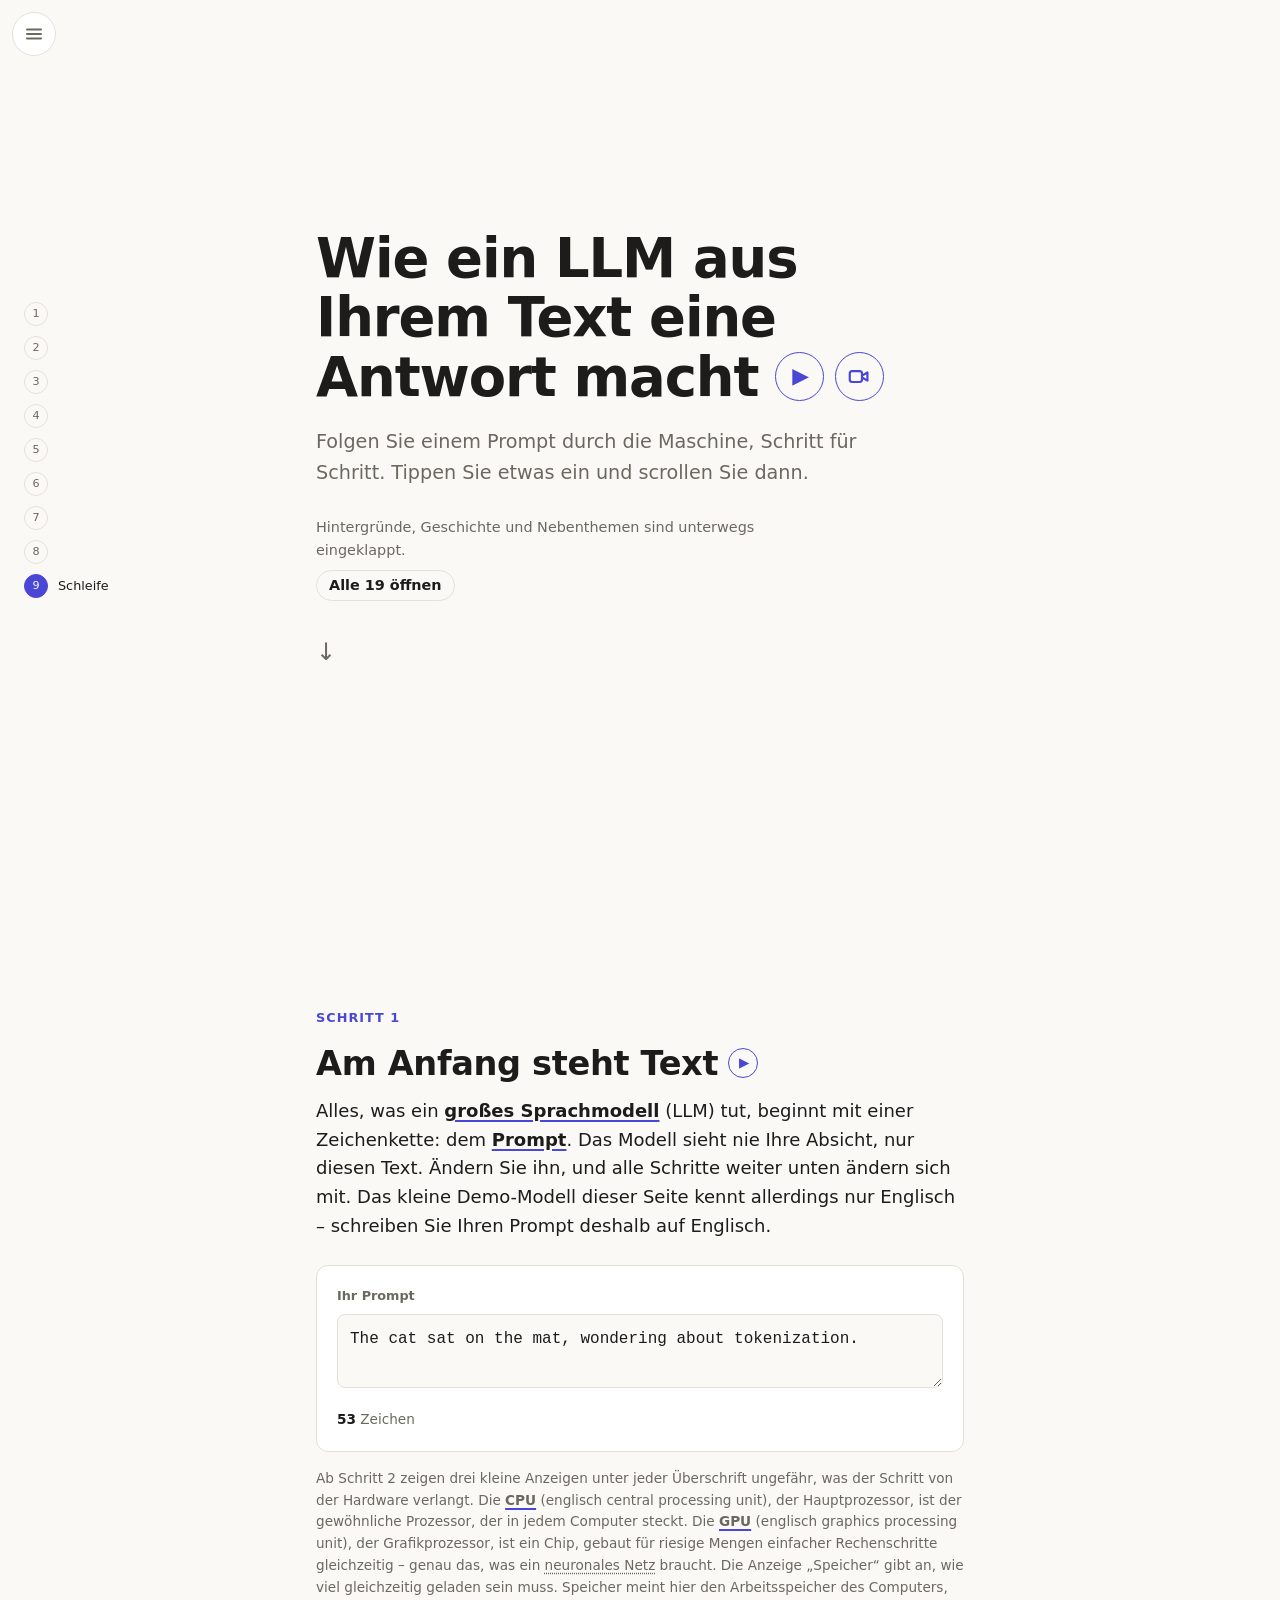
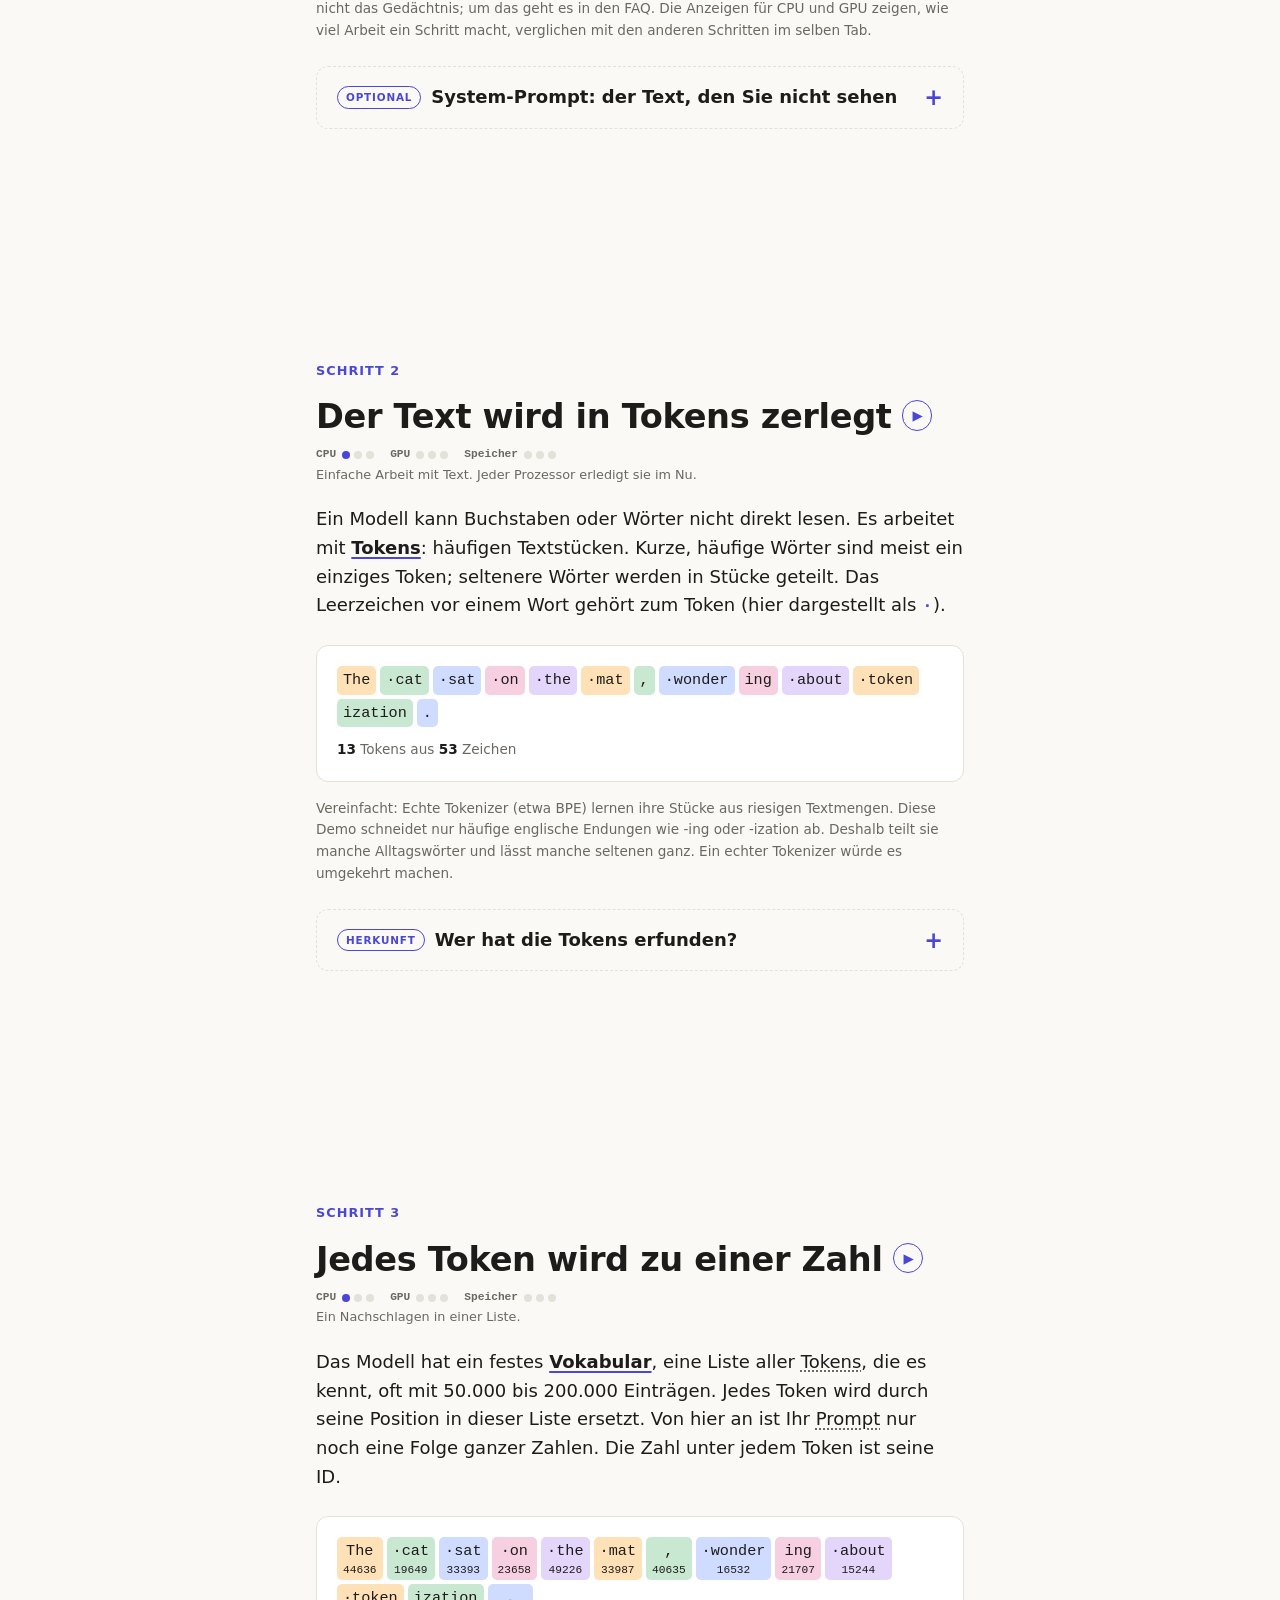
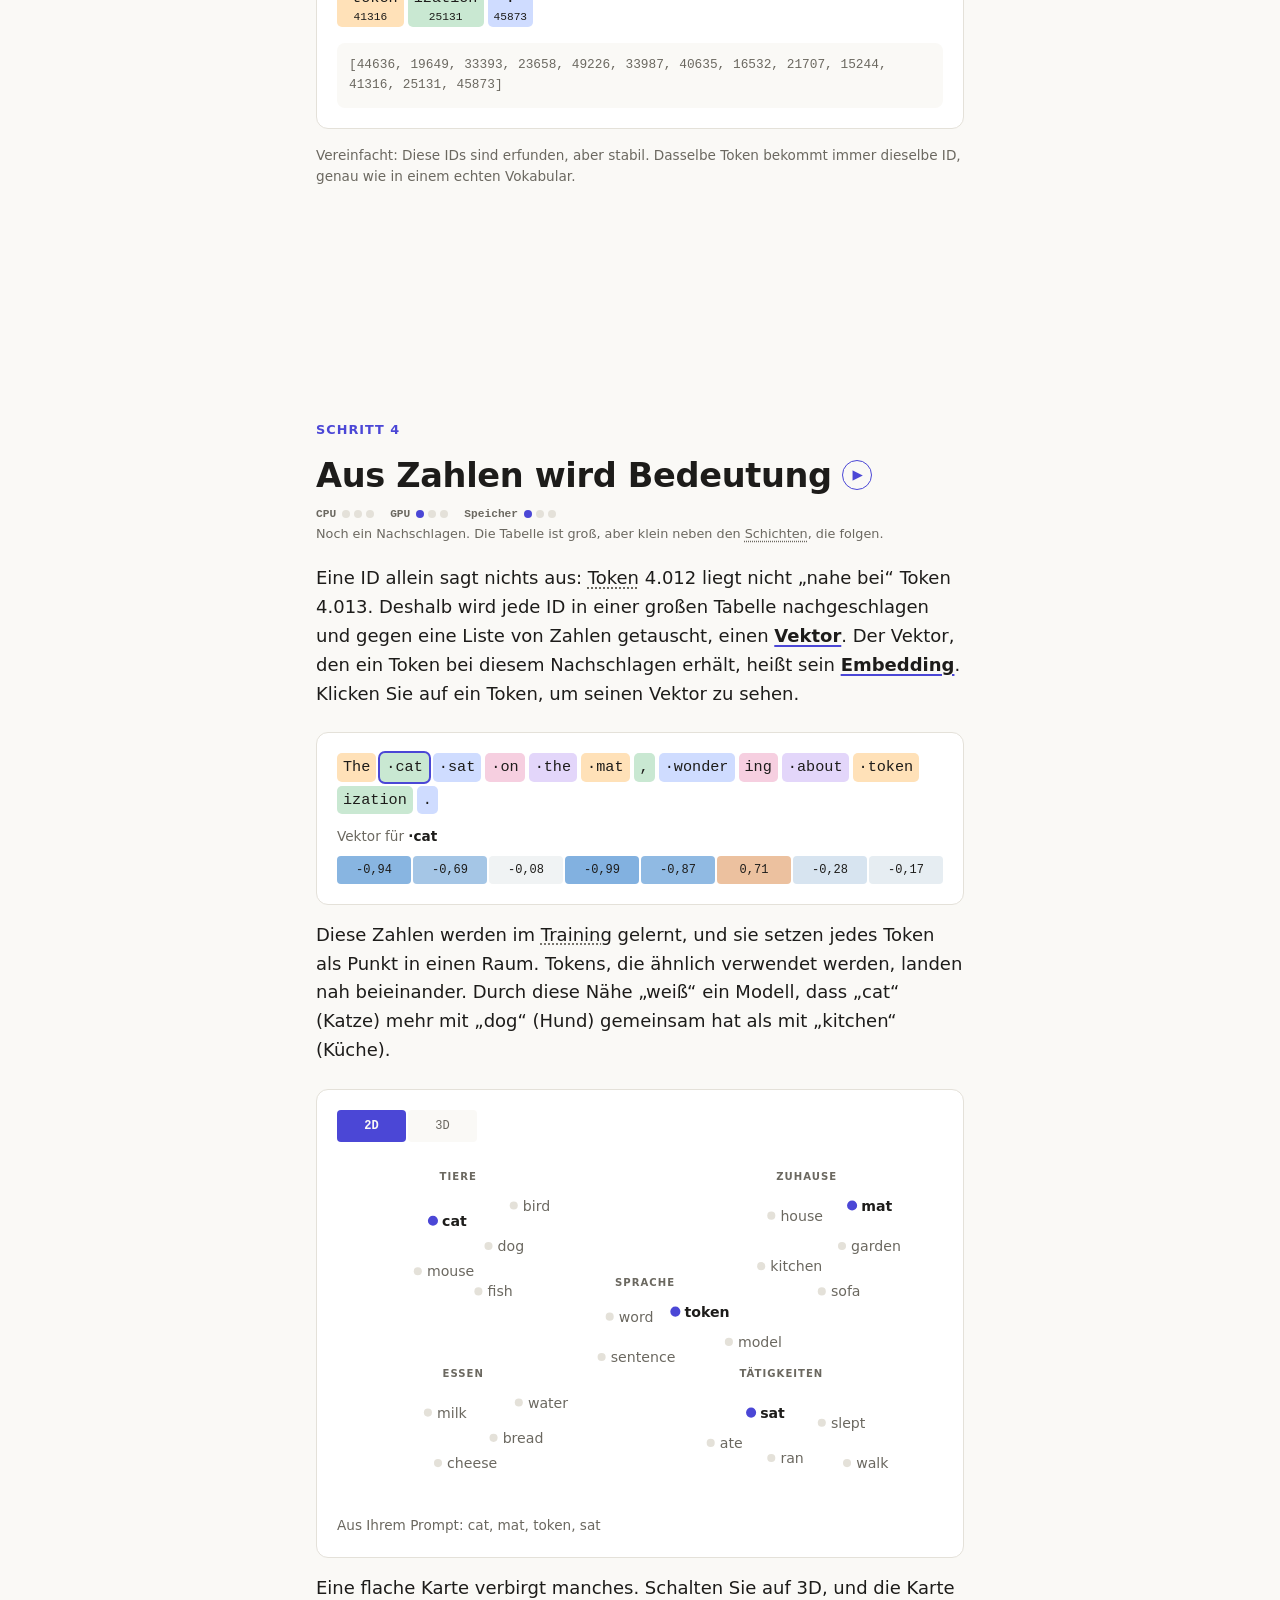
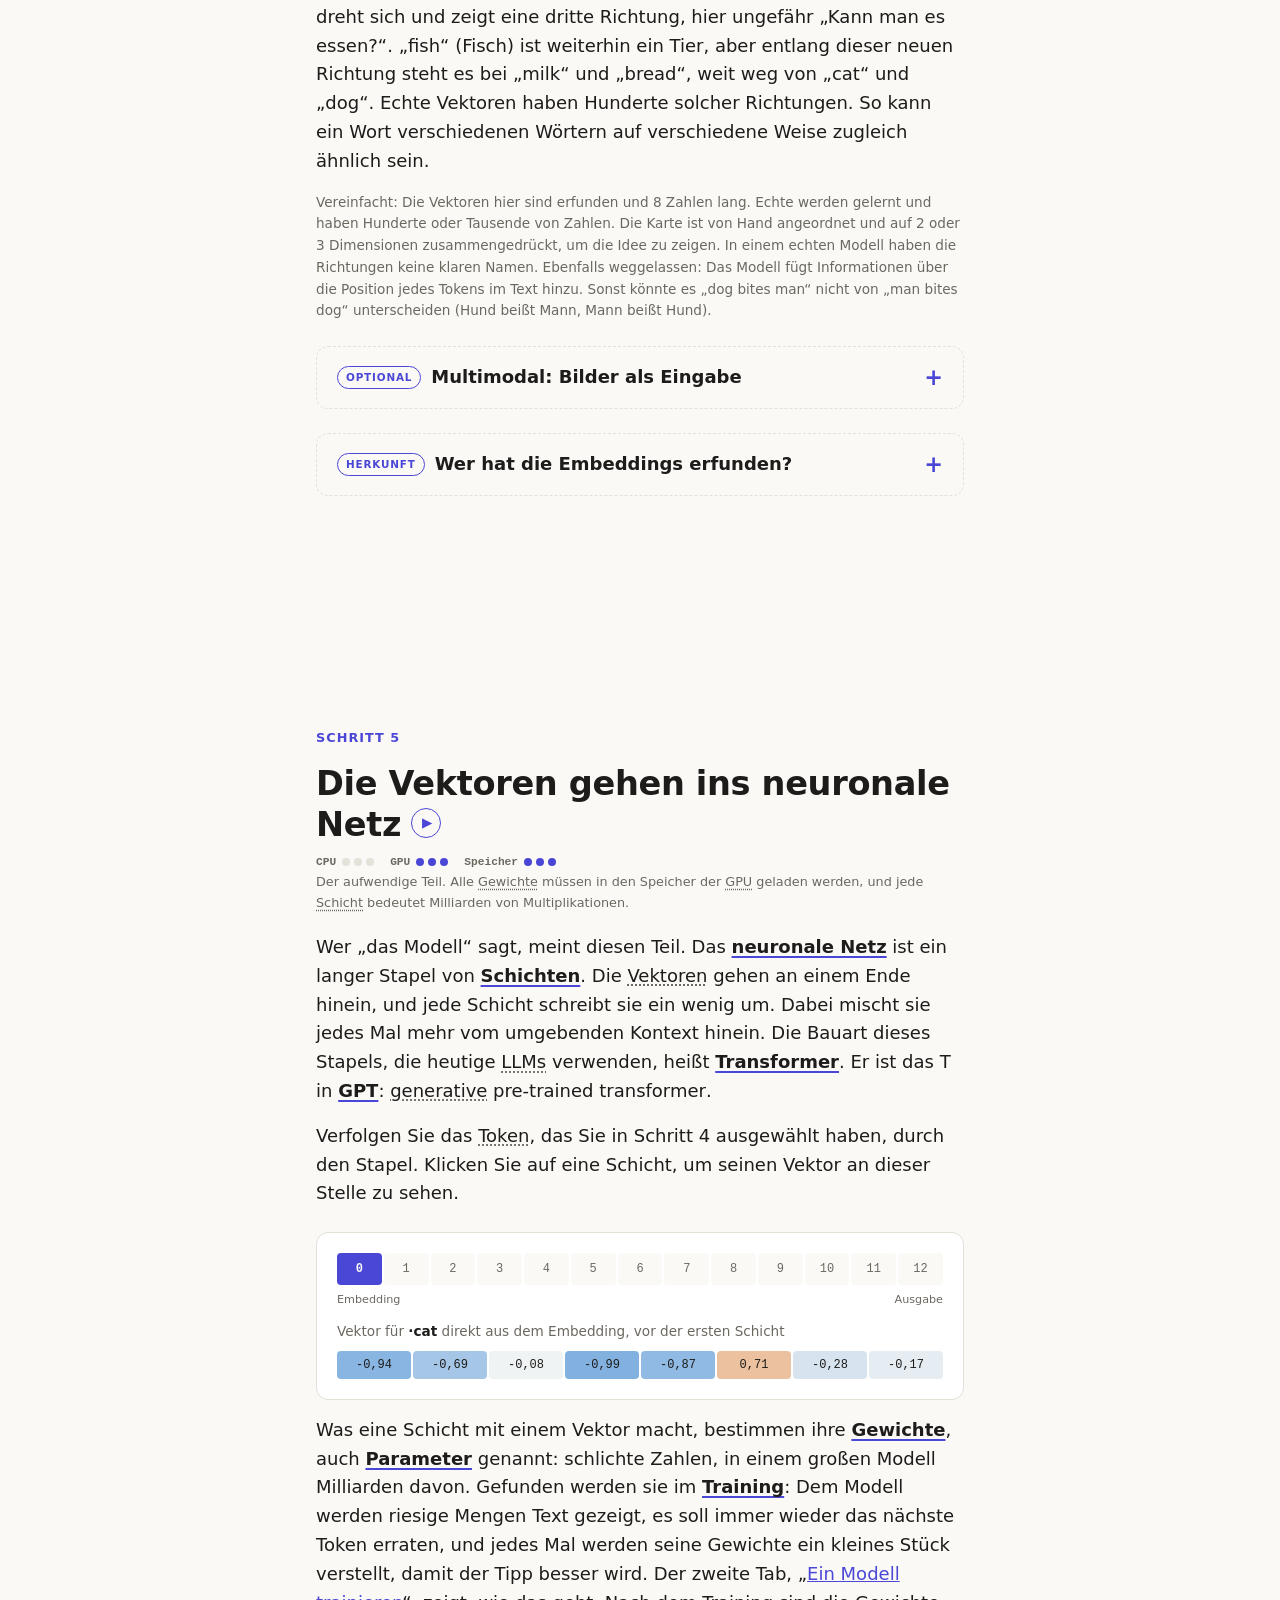
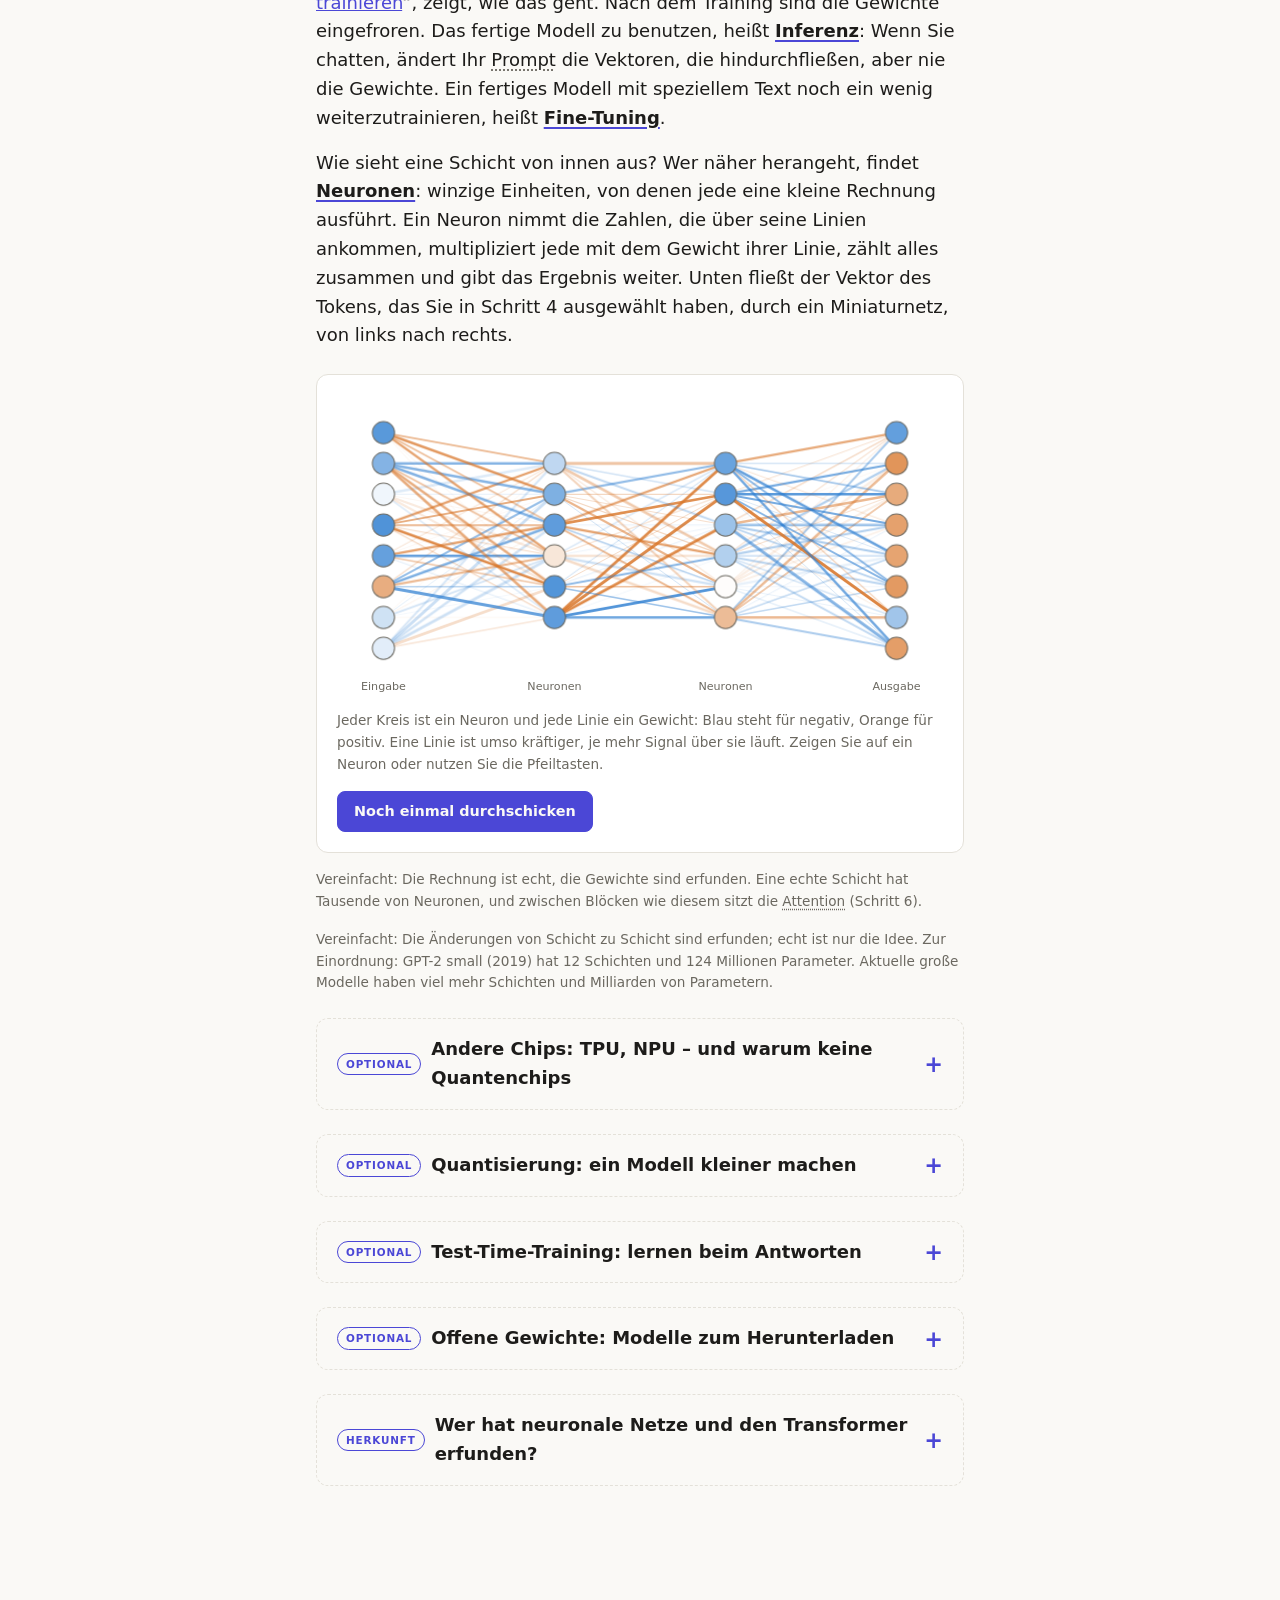
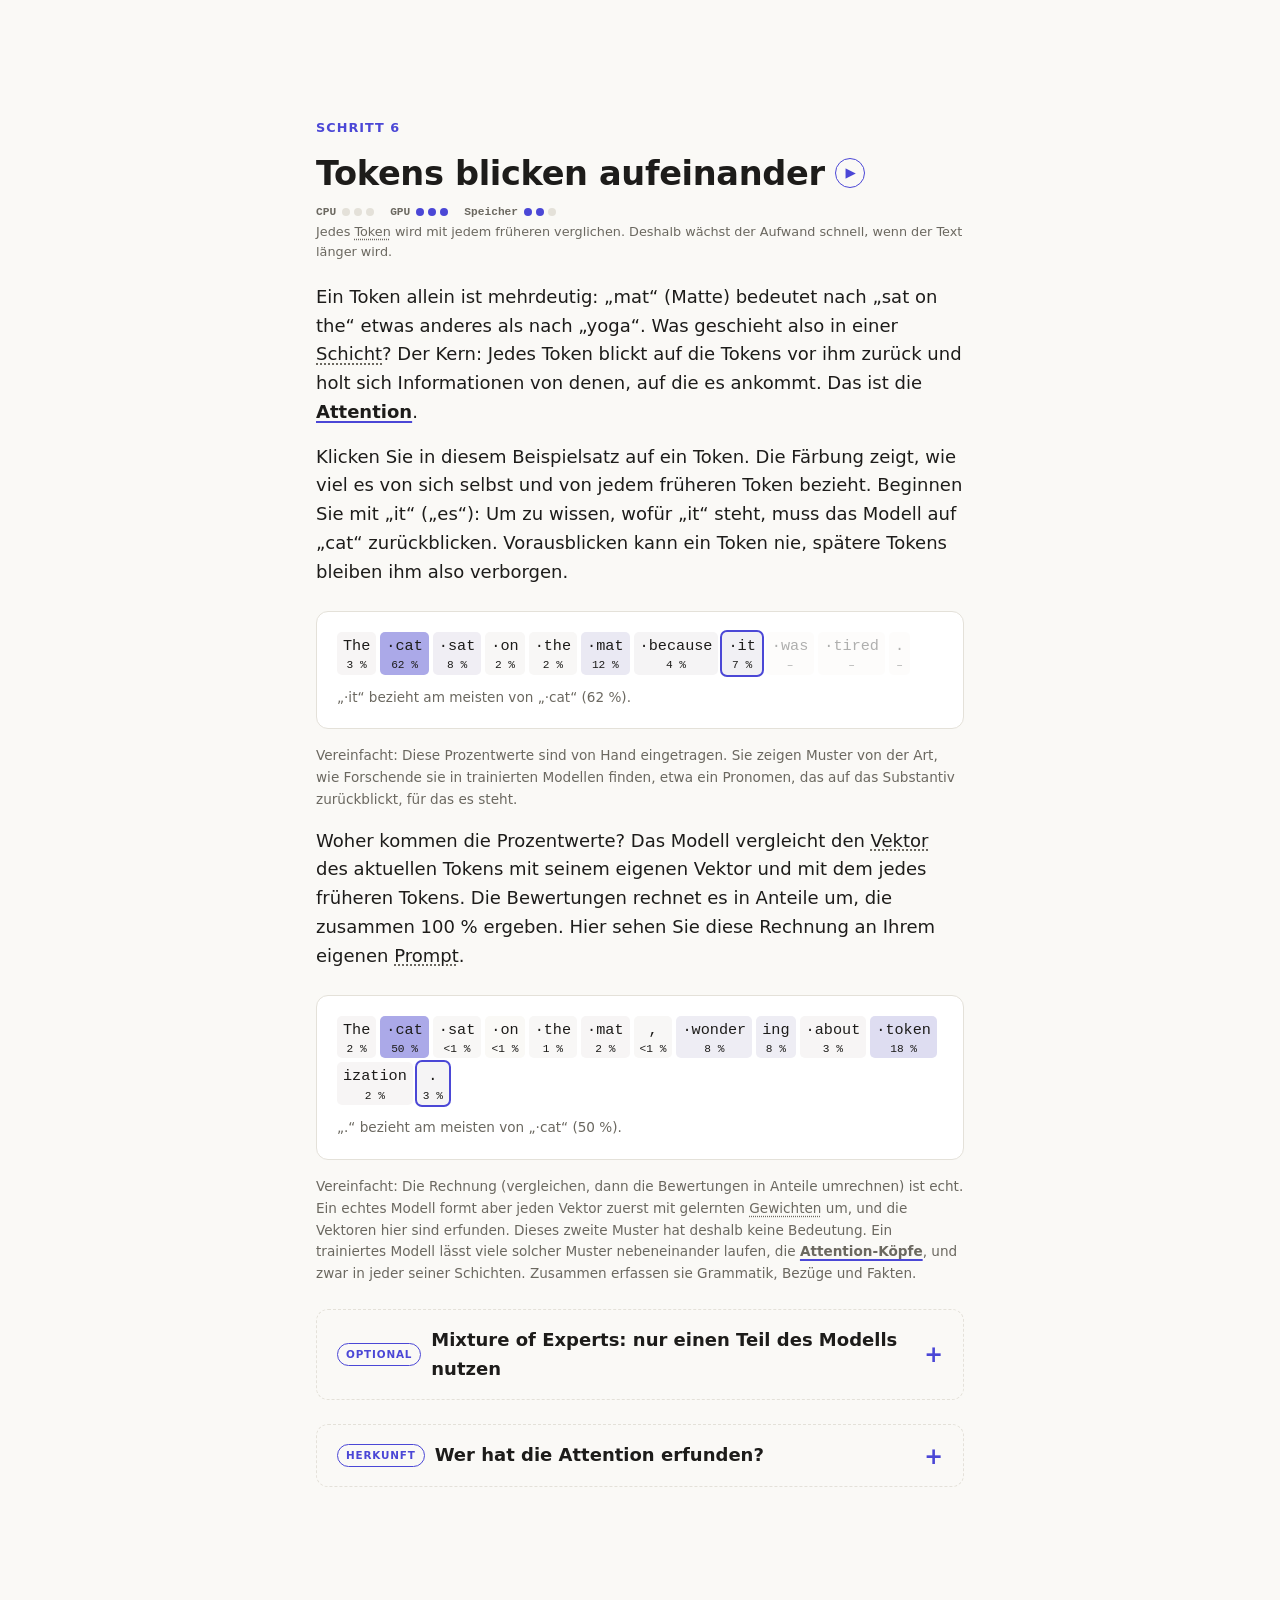
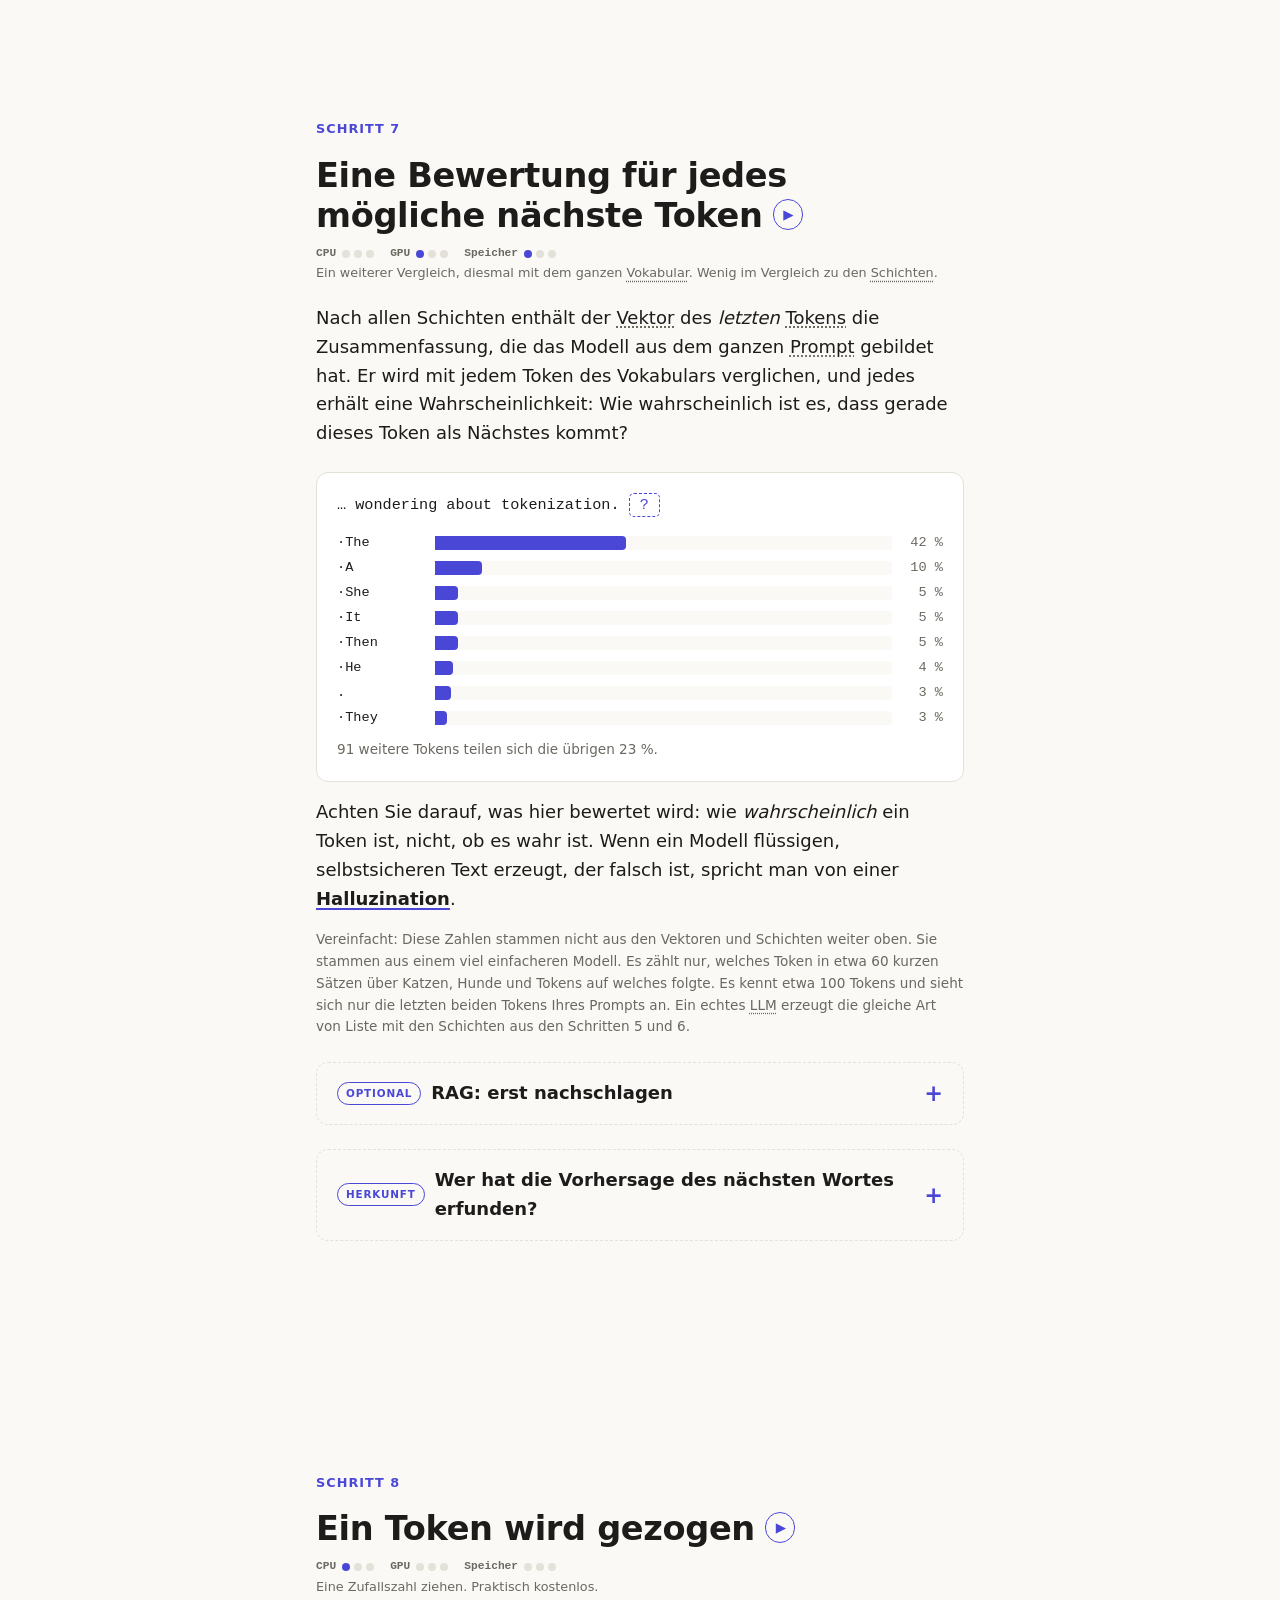
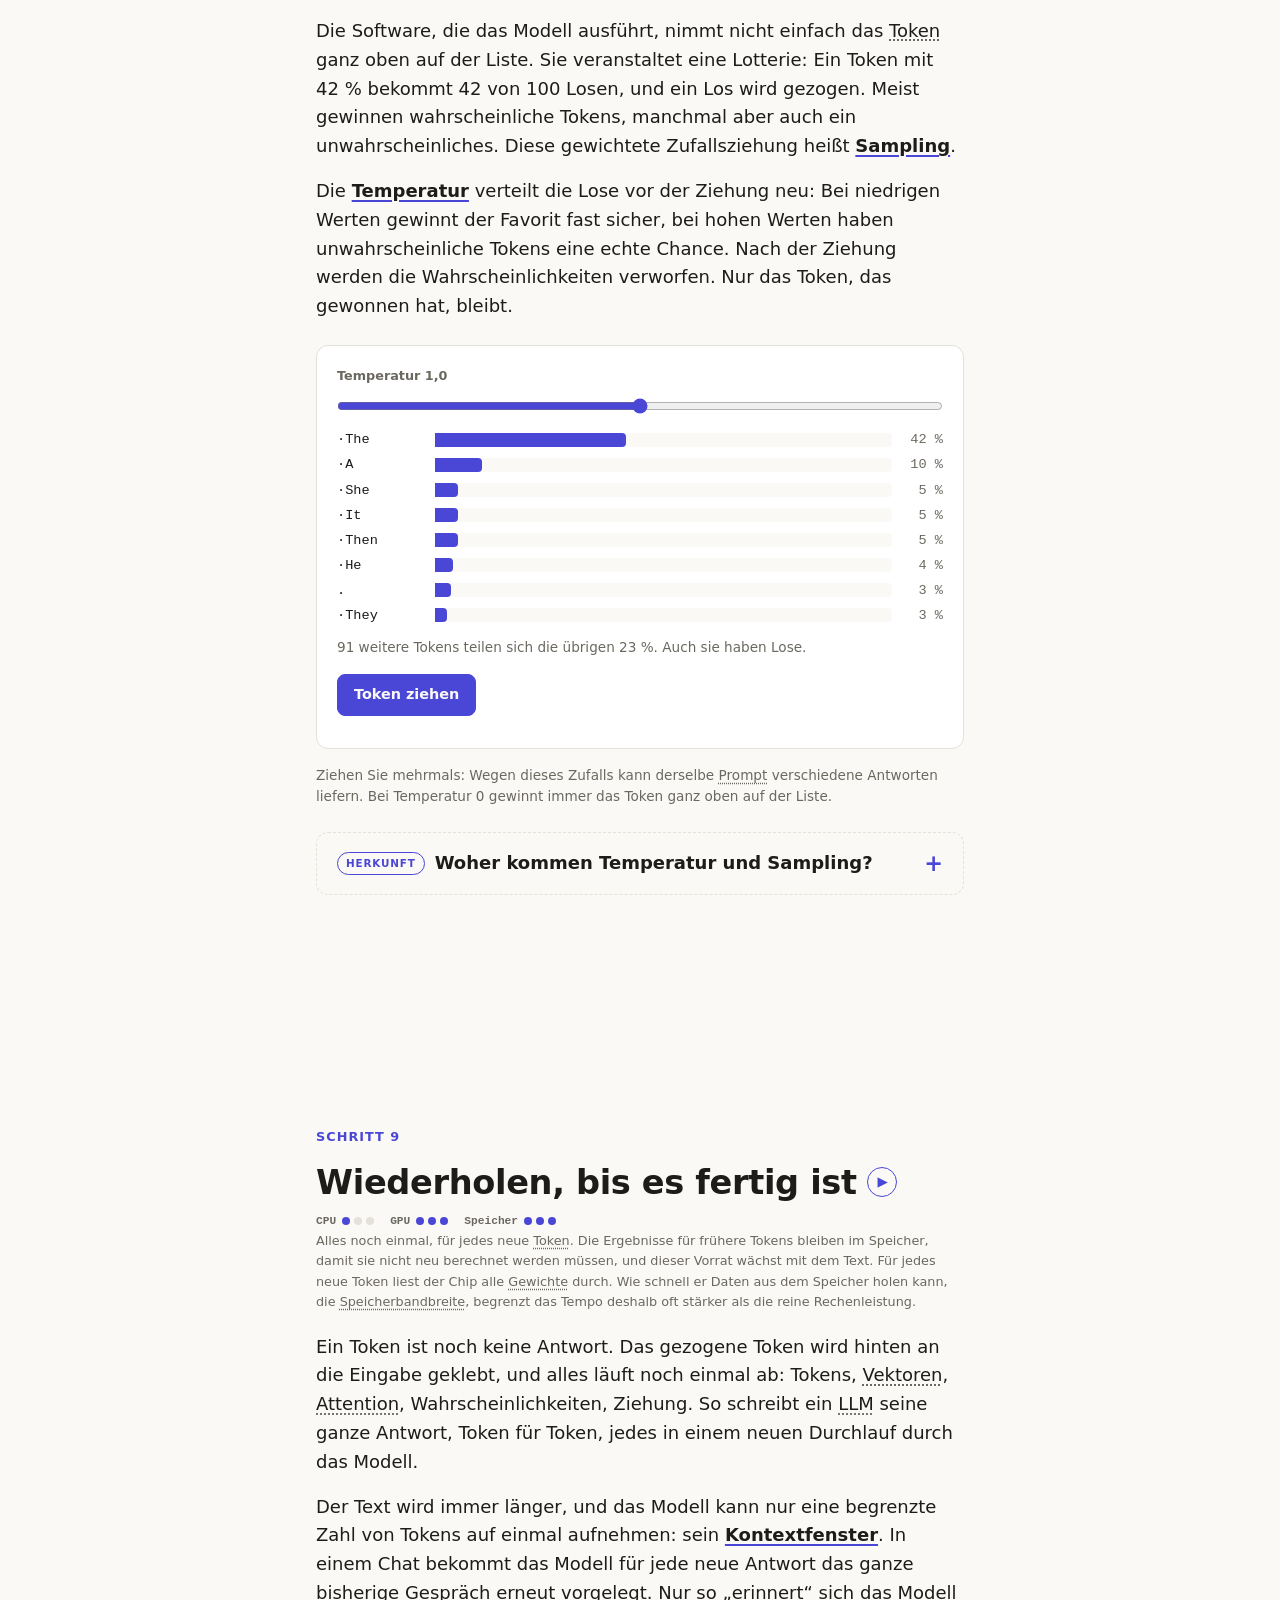
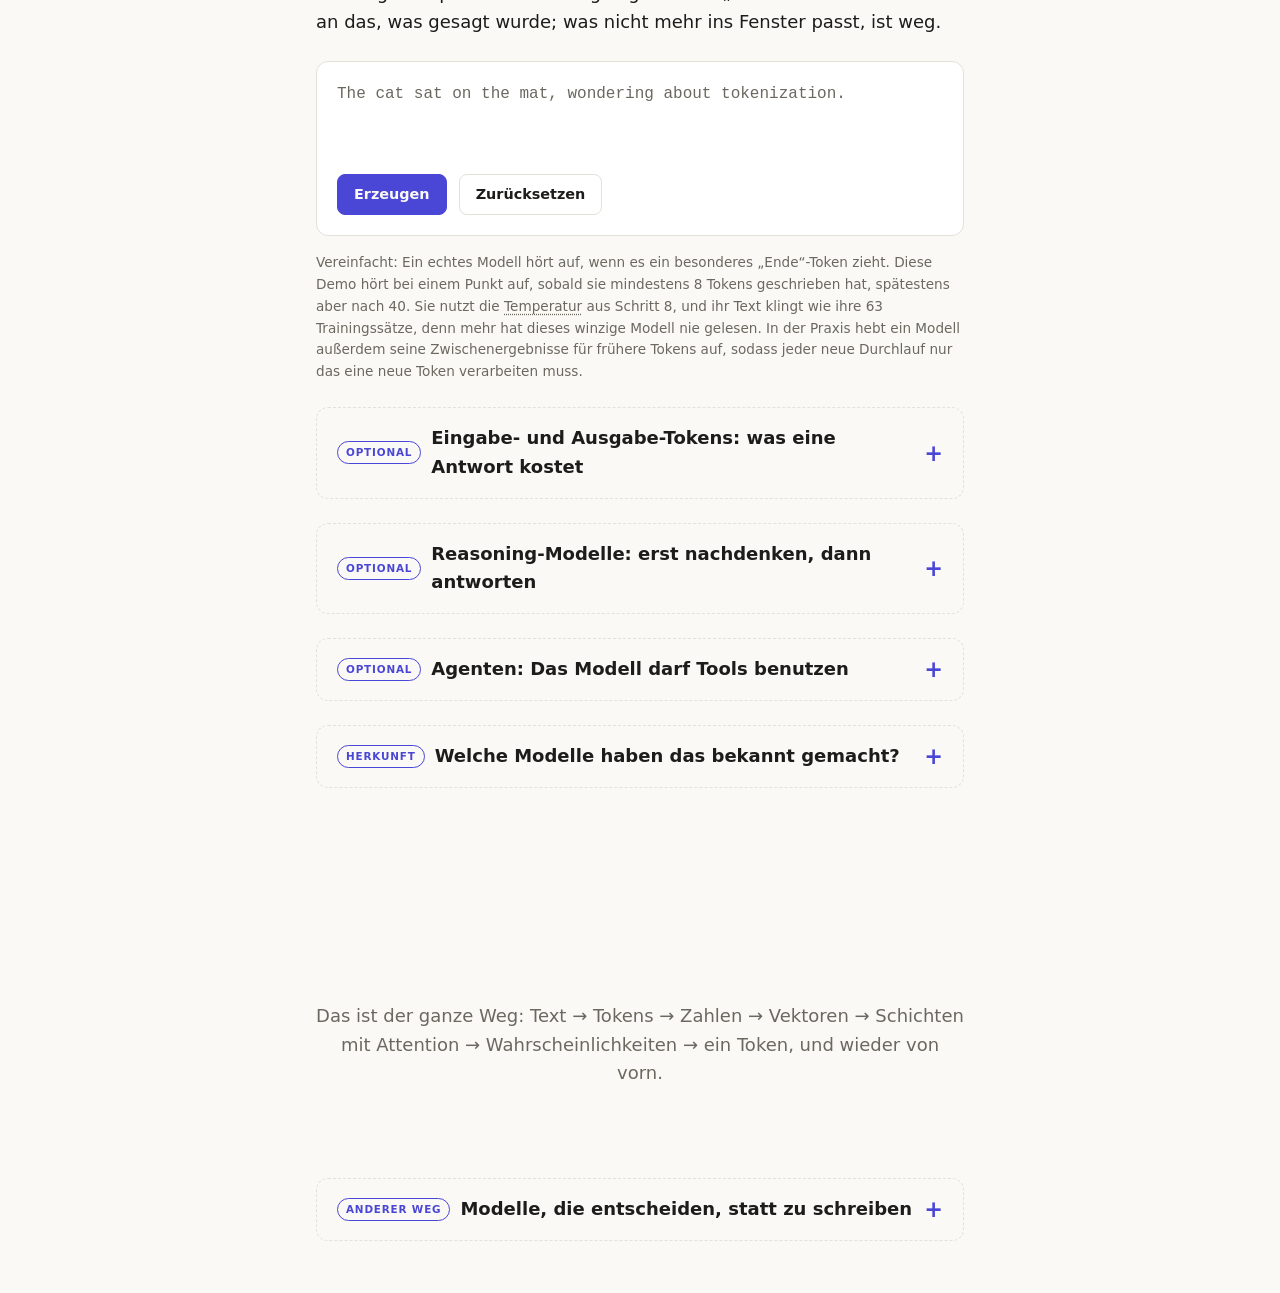
<file: de/index.html>
<!doctype html>
<html lang="de">
<head>
  <meta charset="utf-8">
  <meta name="viewport" content="width=device-width, initial-scale=1">
  <meta name="color-scheme" content="light dark">
  <meta name="theme-color" content="#faf9f6" media="(prefers-color-scheme: light)">
  <meta name="theme-color" content="#151517" media="(prefers-color-scheme: dark)">
  <title>Wie ein LLM funktioniert</title>
  <meta name="description" content="Ein interaktiver Leitfaden, der Schritt für Schritt zeigt, wie große Sprachmodelle funktionieren: vom ersten Zeichen eines Prompts bis zur fertigen Antwort, dazu Training, Agenten und offene Fragen.">
  <meta property="og:title" content="Wie ein LLM funktioniert">
  <meta property="og:description" content="Ein interaktiver Leitfaden, der Schritt für Schritt zeigt, wie große Sprachmodelle funktionieren.">
  <meta property="og:type" content="website">
  <meta property="og:url" content="https://mon3yp3nny.github.io/llm-course/de/">
  <meta property="og:locale" content="de_DE">
  <meta property="og:locale:alternate" content="en_GB">
  <meta property="og:locale:alternate" content="fr_FR">
  <link rel="canonical" href="https://mon3yp3nny.github.io/llm-course/de/">
  <link rel="alternate" hreflang="en" href="https://mon3yp3nny.github.io/llm-course/">
  <link rel="alternate" hreflang="de" href="https://mon3yp3nny.github.io/llm-course/de/">
  <link rel="alternate" hreflang="fr" href="https://mon3yp3nny.github.io/llm-course/fr/">
  <link rel="alternate" hreflang="x-default" href="https://mon3yp3nny.github.io/llm-course/">
  <link rel="icon" href="data:image/svg+xml,%3Csvg xmlns='http://www.w3.org/2000/svg' viewBox='0 0 32 32'%3E%3Ccircle cx='16' cy='16' r='15' fill='%234b47d6'/%3E%3Cpath d='M12.5 9.5v13l11-6.5z' fill='%23faf9f6'/%3E%3C/svg%3E">
  <!-- Steps start out invisible and fade in only when scripts run; without them every tab is shown in full. -->
  <script>{ const root = document.documentElement; root.classList.add('js'); try { root.dataset.theme = localStorage.getItem('theme') || ''; root.dataset.text = localStorage.getItem('text') || ''; } catch { /* storage refused */ } }</script>
  <link rel="stylesheet" href="../style.css">
  <link rel="stylesheet" href="../film.css">
  <noscript><style>.view[hidden] { display: block; } .menu[hidden] { display: block; } .rail, .menu-open, .search-open, .theme-open, .text-open, .watch, .toggle-extras, #view-search { display: none !important; }</style></noscript>
</head>
<body>
  <a class="skip" href="#content">Zum Inhalt springen</a>
  <button type="button" class="menu-open" id="menu-open" aria-expanded="false" aria-controls="menu" aria-label="Menü">
    <svg viewBox="0 0 20 20" aria-hidden="true"><line x1="3" y1="5.5" x2="17" y2="5.5"/><line x1="3" y1="10" x2="17" y2="10"/><line x1="3" y1="14.5" x2="17" y2="14.5"/></svg>
  </button>
  <div class="menu" id="menu" hidden>
    <div class="menu-top">
      <a class="search-open" id="search-open" href="#view-search" aria-label="Diesen Leitfaden durchsuchen" title="Suche ( / )">
        <svg viewBox="0 0 20 20" aria-hidden="true"><circle cx="8.5" cy="8.5" r="5.5"/><line x1="12.7" y1="12.7" x2="17" y2="17"/></svg>
      </a>
      <button type="button" class="theme-open" id="theme-open" aria-label="Zwischen hell und dunkel wechseln" title="Zwischen hell und dunkel wechseln">
        <svg class="sun" viewBox="0 0 20 20" aria-hidden="true"><circle cx="10" cy="10" r="3.5"/><path d="M10 2.5v1.5M10 16v1.5M2.5 10H4M16 10h1.5M4.7 4.7l1.1 1.1M14.2 14.2l1.1 1.1M4.7 15.3l1.1-1.1M14.2 5.8l1.1-1.1"/></svg>
        <svg class="moon" viewBox="0 0 20 20" aria-hidden="true"><path d="M16.5 11.6A7 7 0 0 1 8.4 3.5a7 7 0 1 0 8.1 8.1z"/></svg>
      </button>
      <div class="sizes">
        <button type="button" class="text-open" id="text-open" aria-expanded="false" aria-controls="text-list" aria-label="Textgröße" title="Textgröße">
          <svg viewBox="0 0 20 20" aria-hidden="true"><path d="M1.5 16l3.2-8 3.2 8M2.7 13h4M9 16l4.5-12L18 16M10.6 12h5.8"/></svg>
        </button>
        <div class="text-list" id="text-list" hidden>
          <button type="button" data-text="small">Klein</button>
          <button type="button" data-text="">Mittel</button>
          <button type="button" data-text="large">Groß</button>
        </div>
      </div>
      <nav class="languages" aria-label="Sprache">
        <button type="button" class="language-open" id="language-open" aria-expanded="false" aria-controls="language-list">DE</button>
        <div class="language-list" id="language-list" hidden>
          <a href="../index.html" lang="en" hreflang="en">English</a>
          <a href="index.html" lang="de" hreflang="de" aria-current="true">Deutsch</a>
          <a href="../fr/index.html" lang="fr" hreflang="fr">Français</a>
        </div>
      </nav>
    </div>
    <nav class="tabs" aria-label="Teile">
      <a href="#view-use" class="selected" aria-current="page">Nutzung</a>
      <a href="#view-train">Training</a>
      <a href="#view-agents">Agenten</a>
      <a href="#view-hardware">Hardware</a>
      <a href="#view-robots">Roboter</a>
      <a href="#view-models">Modelle</a>
      <a href="#view-timeline">Zeitleiste</a>
      <a href="#view-faq">FAQ</a>
      <a href="#view-quotes">Zitate</a>
      <a href="#view-glossary" class="aside">Glossar</a>
    </nav>
  </div>
  <nav class="rail" aria-label="Schritte"></nav>

  <main id="content" tabindex="-1">
    <div class="view" id="view-use">
    <header class="hero">
      <h1>Wie ein LLM aus Ihrem Text eine Antwort macht <a class="watch" href="#film" aria-label="Den Kurzfilm ansehen" title="Den Kurzfilm ansehen"><svg viewBox="0 0 20 20" aria-hidden="true"><rect x="3.5" y="6" width="9" height="8" rx="1.8"/><path d="M12.5 9.3l4-2.3v6l-4-2.3"/></svg></a></h1>
      <p class="lead">
        Folgen Sie einem Prompt durch die Maschine, Schritt für Schritt.
        Tippen Sie etwas ein und scrollen Sie dann.
      </p>
      <p class="hero-note">
        Hintergründe, Geschichte und Nebenthemen sind unterwegs eingeklappt.
        <button type="button" class="toggle-extras"></button>
      </p>
      <span class="scroll-hint" aria-hidden="true">↓</span>
    </header>

    <section class="step" id="prompt" data-title="Prompt">
      <p class="step-no">Schritt 1</p>
      <h2>Am Anfang steht Text</h2>
      <p>
        Alles, was ein <dfn data-term="LLM">großes Sprachmodell</dfn> (LLM) tut, beginnt mit einer
        Zeichenkette: dem <dfn>Prompt</dfn>. Das Modell sieht nie Ihre Absicht, nur diesen Text. Ändern Sie ihn, und
        alle Schritte weiter unten ändern sich mit. Das kleine Demo-Modell dieser Seite kennt allerdings nur Englisch – schreiben Sie Ihren Prompt deshalb auf Englisch.
      </p>
      <div class="demo">
        <label for="prompt-input">Ihr Prompt</label>
        <textarea id="prompt-input" rows="2" spellcheck="false">The cat sat on the mat, wondering about tokenization.</textarea>
        <p class="stat"><strong id="char-count">0</strong> Zeichen</p>
      </div>
      <p class="note">
        Ab Schritt 2 zeigen drei kleine Anzeigen unter jeder Überschrift ungefähr,
        was der Schritt von der Hardware verlangt. Die <dfn>CPU</dfn> (englisch <span lang="en">central
        processing unit</span>), der Hauptprozessor, ist der gewöhnliche Prozessor, der in jedem Computer steckt. Die <dfn>GPU</dfn> (englisch
        <span lang="en">graphics processing unit</span>), der Grafikprozessor, ist ein Chip, gebaut für riesige Mengen einfacher Rechenschritte gleichzeitig – genau
        das, was ein neuronales Netz braucht. Die Anzeige „Speicher“ gibt an, wie viel
        gleichzeitig geladen sein muss. Speicher meint hier den Arbeitsspeicher des Computers, nicht
        das Gedächtnis; um das geht es in den FAQ. Die Anzeigen für CPU und GPU zeigen,
        wie viel Arbeit ein Schritt macht, verglichen mit den anderen Schritten im selben
        Tab.
      </p>
      <details class="extra">
        <summary><span class="extra-tag">Optional</span> System-Prompt: der Text, den Sie nicht sehen</summary>
        <p>
          In einem Chatprodukt ist Ihr Prompt nicht der einzige Text, den das Modell
          erhält. Das Unternehmen, das es betreibt, stellt eigene Anweisungen
          davor: den <dfn>System-Prompt</dfn>. Er legt etwa den Ton,
          die Regeln und das heutige Datum fest. Dann wird alles zu einem
          langen Text zusammengefügt. Besondere Markierungs-Tokens zeigen an, wer gerade spricht.
        </p>
        <div class="demo">
          <p class="output"><span class="marker">[system]</span> You are a helpful assistant. Answer briefly and politely.
<span class="marker">[user]</span> <span class="prompt-text" id="chat-user"></span>
<span class="marker">[assistant]</span> </p>
          <p class="stat">Das Modell schreibt diesen Text nach der letzten Markierung weiter.</p>
        </div>
        <p>
          Der Nutzen: Dasselbe Modell kann sich in zwei Produkten ganz
          unterschiedlich verhalten, weil die Anweisungen verschieden sind. Ein System-Prompt
          ändert keine Gewichte. Er ist einfach weiterer Text am Anfang der
          Eingabe, und er belegt einen Teil des Kontextfensters.
        </p>
        <p class="note">
          Vereinfacht: Die Markierungen sehen bei jedem Modell anders aus, und echte
          System-Prompts sind oft mehrere Seiten lang. Der Rest dieser Seite
          arbeitet nur mit Ihrem Prompt weiter.
        </p>
      </details>
    </section>

    <section class="step" id="tokens" data-title="Tokens">
      <p class="step-no">Schritt 2</p>
      <h2>Der Text wird in Tokens zerlegt</h2>
      <p class="load" data-load="1,0,0"
         data-cpu="Text in Tokens zu zerlegen heißt, in einer Liste bekannter Stücke nachzuschlagen. Jeder Prozessor erledigt das im Bruchteil einer Sekunde."
         data-gpu="Nicht nötig. Noch wird nichts in großen Mengen berechnet."
         data-memory="Nötig ist nur die Liste der bekannten Tokens, ein paar Megabyte.">Einfache Arbeit mit Text. Jeder Prozessor erledigt sie im Nu.</p>
      <p>
        Ein Modell kann Buchstaben oder Wörter nicht direkt lesen. Es arbeitet mit
        <dfn>Tokens</dfn>: häufigen Textstücken. Kurze, häufige Wörter sind
        meist ein einziges Token; seltenere Wörter werden in Stücke geteilt. Das Leerzeichen
        vor einem Wort gehört zum Token (hier dargestellt als
        <span class="space-mark">·</span>).
      </p>
      <div class="demo">
        <div class="chips" id="token-chips" data-empty="Noch keine Tokens. Geben Sie in Schritt 1 einen Prompt ein."></div>
        <p class="stat">
          <strong id="token-count">0</strong> Tokens aus
          <strong id="char-count-2">0</strong> Zeichen
        </p>
      </div>
      <p class="note">
        Vereinfacht: Echte Tokenizer (etwa BPE) lernen ihre Stücke aus riesigen
        Textmengen. Diese Demo schneidet nur häufige englische Endungen wie
        -ing oder -ization ab. Deshalb teilt sie manche Alltagswörter und lässt manche
        seltenen ganz. Ein echter Tokenizer würde es umgekehrt machen.
      </p>
      <details class="extra">
        <summary><span class="extra-tag">Herkunft</span> Wer hat die Tokens erfunden?</summary>
        <ul class="origins">
          <li><span>1994</span><span><strong>Philip Gage</strong> veröffentlicht Byte Pair Encoding (BPE), ein Verfahren, das Daten komprimiert, indem es Zeichenpaare zusammenfasst, die oft gemeinsam vorkommen.</span></li>
          <li><span>2015</span><span><strong>Rico Sennrich, Barry Haddow und Alexandra Birch</strong> an der University of Edinburgh zerlegen damit für die maschinelle Übersetzung seltene Wörter in Stücke. <a class="source" data-paper="bpe">Paper</a></span></li>
          <li><span>2019</span><span><strong>GPT-2</strong> von OpenAI nutzt einen Tokenizer dieser Art. Die meisten LLMs nutzen seither ihn oder einen engen Verwandten.</span></li>
        </ul>
      </details>
    </section>

    <section class="step" id="ids" data-title="Token-IDs">
      <p class="step-no">Schritt 3</p>
      <h2>Jedes Token wird zu einer Zahl</h2>
      <p class="load" data-load="1,0,0"
         data-cpu="Jedes Token durch seine Nummer zu ersetzen ist ein einfaches Nachschlagen."
         data-gpu="Nicht nötig."
         data-memory="Kaum der Rede wert: dieselbe Liste wie im Schritt davor.">Ein Nachschlagen in einer Liste.</p>
      <p>
        Das Modell hat ein festes <dfn>Vokabular</dfn>, eine Liste aller Tokens, die es kennt,
        oft mit 50.000 bis 200.000 Einträgen. Jedes Token wird durch seine
        Position in dieser Liste ersetzt. Von hier an ist Ihr Prompt nur noch eine Folge
        ganzer Zahlen. Die Zahl unter jedem Token ist seine ID.
      </p>
      <div class="demo">
        <div class="chips stacked" id="id-chips" data-empty="Noch keine Tokens. Geben Sie in Schritt 1 einen Prompt ein."></div>
        <pre class="sequence" id="id-sequence"></pre>
      </div>
      <p class="note">
        Vereinfacht: Diese IDs sind erfunden, aber stabil. Dasselbe Token bekommt
        immer dieselbe ID, genau wie in einem echten Vokabular.
      </p>
    </section>

    <section class="step" id="embeddings" data-title="Embeddings">
      <p class="step-no">Schritt 4</p>
      <h2>Aus Zahlen wird Bedeutung</h2>
      <p class="load" data-load="0,1,1"
         data-cpu="Kaum beteiligt. Nachgeschlagen wird auf dem Grafikchip, wo die Tabelle liegt."
         data-gpu="Leichte Arbeit: Für jedes Token wird eine Zeile aus der Tabelle geholt. Gerechnet wird noch nicht."
         data-memory="Die Tabelle enthält einen Vektor für jedes Token des Vokabulars. Für sich genommen groß, aber höchstens ein paar Prozent eines großen Modells.">Noch ein Nachschlagen. Die Tabelle ist groß, aber klein neben den Schichten, die folgen.</p>
      <p>
        Eine ID allein sagt nichts aus: Token 4.012 liegt nicht „nahe bei“ Token
        4.013. Deshalb wird jede ID in einer großen Tabelle nachgeschlagen und gegen eine Liste
        von Zahlen getauscht, einen <dfn>Vektor</dfn>. Der Vektor, den ein Token bei diesem Nachschlagen erhält, heißt sein <dfn>Embedding</dfn>. Klicken Sie auf ein Token, um seinen Vektor zu sehen.
      </p>
      <div class="demo">
        <div class="chips" id="embed-chips" data-empty="Noch keine Tokens. Geben Sie in Schritt 1 einen Prompt ein."></div>
        <p class="stat">Vektor für <strong id="vector-label"></strong></p>
        <div class="vector" id="vector-cells"></div>
      </div>
      <p>
        Diese Zahlen werden im Training gelernt, und sie setzen jedes Token
        als Punkt in einen Raum. Tokens, die ähnlich verwendet werden, landen nah
        beieinander. Durch diese Nähe „weiß“ ein Modell, dass „cat“ (Katze) mehr mit „dog“ (Hund)
        gemeinsam hat als mit „kitchen“ (Küche).
      </p>
      <div class="demo">
        <div class="segments compact" id="map-mode">
          <button type="button" data-mode="2d" class="selected" aria-pressed="true">2D</button>
          <button type="button" data-mode="3d" aria-pressed="false">3D</button>
        </div>
        <svg id="word-map" viewBox="0 0 600 350" role="img" tabindex="0"
             aria-label="Karte von Wörtern, auf der verwandte Wörter nah beieinander liegen"></svg>
        <p class="stat" id="map-hint" hidden>Ziehen Sie zur Seite oder nutzen Sie die Pfeiltasten, um die Karte zu drehen. Lassen Sie los, und sie dreht sich von selbst weiter.</p>
        <p class="stat" id="map-stat"></p>
      </div>
      <p>
        Eine flache Karte verbirgt manches. Schalten Sie auf 3D, und die Karte dreht sich und zeigt eine
        dritte Richtung, hier ungefähr „Kann man es essen?“. „fish“ (Fisch) ist weiterhin ein
        Tier, aber entlang dieser neuen Richtung steht es bei „milk“ und
        „bread“, weit weg von „cat“ und „dog“. Echte Vektoren haben Hunderte solcher
        Richtungen. So kann ein Wort verschiedenen Wörtern auf
        verschiedene Weise zugleich ähnlich sein.
      </p>
      <p class="note">
        Vereinfacht: Die Vektoren hier sind erfunden und 8 Zahlen lang. Echte
        werden gelernt und haben Hunderte oder Tausende von Zahlen. Die Karte ist
        von Hand angeordnet und auf 2 oder 3 Dimensionen zusammengedrückt, um die Idee zu zeigen.
        In einem echten Modell haben die Richtungen keine klaren Namen. Ebenfalls weggelassen:
        Das Modell fügt Informationen über die Position jedes Tokens im Text hinzu.
        Sonst könnte es „dog bites man“ nicht von „man bites
        dog“ unterscheiden (Hund beißt Mann, Mann beißt Hund).
      </p>
      <details class="extra">
        <summary><span class="extra-tag">Optional</span> Multimodal: Bilder als Eingabe</summary>
        <p>
          Text ist nicht die einzige mögliche Eingabe. Ein <dfn>multimodales</dfn> Modell
          nimmt auch Bilder an, manchmal auch Ton oder Video. Der Trick: Sie werden
          in das verwandelt, was auch aus Text wird – eine Folge von Vektoren.
          Ein Bild wird in kleine Quadrate zerschnitten, die Patches. Jeder Patch
          wird in einen Vektor umgewandelt, genau wie jedes Token. Klicken Sie auf einen Patch.
        </p>
        <div class="demo">
          <div class="patches" id="patches"></div>
          <p class="stat" id="patch-label"></p>
          <div class="vector" id="patch-cells"></div>
        </div>
        <p>
          Von hier an behandeln die Schichten Patch-Vektoren und Token-Vektoren
          gleich, und über die Attention kann ein Wort auf die Stellen des Bildes blicken,
          auf die es sich bezieht. Der Nutzen: Ein einziges Modell kann ein Foto beschreiben, ein
          Diagramm lesen oder mit einem Screenshot arbeiten. Der Preis: Aus einem Bild wird eine
          lange Reihe von Vektoren. Ein einzelnes Bild kann deshalb so viel vom
          Kontextfenster belegen wie mehrere Seiten Text.
        </p>
        <p class="note">
          Vereinfacht: Echte Modelle zerschneiden ein Bild in Hunderte von Patches, und
          der hier gezeigte Vektor ist erfunden.
        </p>
        <p class="origins-title">Woher es kommt</p>
        <ul class="origins">
          <li><span>2020</span><span><strong>Alexey Dosovitskiy</strong> und Kollegen bei Google stellen den <strong>Vision Transformer</strong> vor, in einer Arbeit mit dem Titel „An Image Is Worth 16x16 Words“: das Bild in Patches zerschneiden und sie einem Transformer wie Wörter eingeben. <a class="source" data-paper="vit">Paper</a></span></li>
          <li><span>2021</span><span><strong>OpenAI</strong> veröffentlicht <strong>CLIP</strong>. Es lernt, Bilder und ihre Beschreibungen in einem gemeinsamen Raum von Vektoren nah beieinander abzulegen. <a class="source" data-paper="clip">Paper</a></span></li>
          <li><span>2023</span><span><strong>OpenAI</strong> erweitert ChatGPT um Bilder als Eingabe und bringt multimodale Modelle damit zu einem Massenpublikum.</span></li>
        </ul>
      </details>
      <details class="extra">
        <summary><span class="extra-tag">Herkunft</span> Wer hat die Embeddings erfunden?</summary>
        <ul class="origins">
          <li><span>2003</span><span><strong>Yoshua Bengio</strong> und Kollegen an der Université de Montréal trainieren ein neuronales Netz, das für jedes Wort einen Vektor lernt. <a class="source" data-paper="bengio">Paper</a></span></li>
          <li><span>2013</span><span><strong>Tomas Mikolov</strong> und Kollegen bei Google veröffentlichen <strong>word2vec</strong>. Damit ließen sich Wortvektoren schnell trainieren, und Beispiele wie „king − man + woman ≈ queen“ machten sie berühmt. <a class="source" data-paper="word2vec">Paper</a></span></li>
        </ul>
      </details>
    </section>

    <section class="step" id="network" data-title="Neuronales Netz">
      <p class="step-no">Schritt 5</p>
      <h2>Die Vektoren gehen ins neuronale Netz</h2>
      <p class="load" data-load="0,3,3"
         data-cpu="Der Prozessor reicht die Aufgabe nur weiter. Gerechnet wird woanders."
         data-gpu="Jede Schicht multipliziert jeden Vektor mit Tabellen von Gewichten: Milliarden von Multiplikationen pro Token. Schnell schafft das nur ein Chip, der dafür gebaut ist, viele davon gleichzeitig auszuführen."
         data-memory="Alle Gewichte müssen gleichzeitig geladen sein, nah am Chip. Bei einem großen Modell sind das Dutzende oder Hunderte Gigabyte.">Der aufwendige Teil. Alle Gewichte müssen in den Speicher der GPU geladen werden, und jede Schicht bedeutet Milliarden von Multiplikationen.</p>
      <p>
        Wer „das Modell“ sagt, meint diesen Teil. Das
        <dfn data-term="Neuronales Netz">neuronale Netz</dfn> ist ein langer Stapel von <dfn>Schichten</dfn>. Die
        Vektoren gehen an einem Ende hinein, und jede Schicht schreibt sie ein
        wenig um. Dabei mischt sie jedes Mal mehr vom umgebenden Kontext hinein. Die
        Bauart dieses Stapels, die heutige LLMs verwenden, heißt <dfn>Transformer</dfn>. Er ist
        das T in <dfn>GPT</dfn>: <span lang="en">generative pre-trained transformer</span>.
      </p>
      <p>
        Verfolgen Sie das Token, das Sie in Schritt 4 ausgewählt haben, durch den Stapel. Klicken Sie auf eine
        Schicht, um seinen Vektor an dieser Stelle zu sehen.
      </p>
      <div class="demo">
        <div class="segments" id="layer-stack"></div>
        <p class="layer-ends"><span>Embedding</span><span>Ausgabe</span></p>
        <p class="stat" id="layer-label"></p>
        <div class="vector" id="layer-cells"></div>
      </div>
      <p>
        Was eine Schicht mit einem Vektor macht, bestimmen ihre
        <dfn>Gewichte</dfn>, auch <dfn>Parameter</dfn> genannt: schlichte Zahlen,
        in einem großen Modell Milliarden davon. Gefunden werden sie im
        <dfn>Training</dfn>: Dem Modell werden riesige Mengen Text gezeigt,
        es soll immer wieder das nächste Token erraten, und jedes Mal werden seine Gewichte
        ein kleines Stück verstellt, damit der Tipp besser wird. Der
        zweite Tab, „<a href="#view-train">Ein Modell trainieren</a>“, zeigt, wie das geht. Nach dem Training sind die Gewichte eingefroren. Das fertige Modell zu benutzen, heißt
        <dfn>Inferenz</dfn>: Wenn Sie chatten, ändert Ihr Prompt die Vektoren,
        die hindurchfließen, aber nie die Gewichte. Ein fertiges Modell mit
        speziellem Text noch ein wenig weiterzutrainieren, heißt <dfn>Fine-Tuning</dfn>.
      </p>
      <p>
        Wie sieht eine Schicht von innen aus? Wer näher herangeht, findet
        <dfn>Neuronen</dfn>: winzige Einheiten, von denen jede eine kleine Rechnung ausführt. Ein
        Neuron nimmt die Zahlen, die über seine Linien ankommen, multipliziert jede mit
        dem Gewicht ihrer Linie, zählt alles zusammen und gibt das Ergebnis weiter.
        Unten fließt der Vektor des Tokens, das Sie in Schritt 4 ausgewählt haben, durch
        ein Miniaturnetz, von links nach rechts.
      </p>
      <div class="demo">
        <svg id="neural-net" viewBox="0 0 600 300" role="img"
             aria-label="Ein kleines neuronales Netz: Kreise für Neuronen, Linien für Gewichte"></svg>
        <p class="stat" id="neural-stat"></p>
        <div class="actions">
          <button type="button" id="neural-send">Noch einmal durchschicken</button>
        </div>
      </div>
      <p class="note">
        Vereinfacht: Die Rechnung ist echt, die Gewichte sind erfunden. Eine echte
        Schicht hat Tausende von Neuronen, und zwischen
        Blöcken wie diesem sitzt die Attention (Schritt 6).
      </p>
      <p class="note">
        Vereinfacht: Die Änderungen von Schicht zu Schicht sind erfunden; echt ist nur
        die Idee. Zur Einordnung: GPT-2 small (2019) hat 12 Schichten und 124
        Millionen Parameter. Aktuelle große Modelle haben viel mehr Schichten und
        Milliarden von Parametern.
      </p>
      <details class="extra">
        <summary><span class="extra-tag">Optional</span> Andere Chips: TPU, NPU – und warum keine Quantenchips</summary>
        <p>
          Die GPU ist der häufigste Chip für neuronale Netze, aber nicht der
          einzige. Eine <dfn>TPU</dfn> (englisch <span lang="en">tensor processing unit</span>) ist Googles eigener
          Chip, von Anfang an für die Berechnungen neuronaler
          Netze entworfen. Google trainiert und betreibt seine Gemini-Modelle darauf, und
          andere große Unternehmen bauen ähnliche eigene Chips. Eine
          <dfn>NPU</dfn> (englisch <span lang="en">neural processing unit</span>) ist die kleine Verwandte, die
          in neueren Smartphones und Laptops steckt. Sie ist dafür gebaut, kleinere Modelle
          mit wenig Strom direkt auf dem Gerät auszuführen.
        </p>
        <p>
          Sie alle erledigen die Aufgabe, die dieser Leitfaden der GPU zuschreibt: sehr
          viele einfache Berechnungen gleichzeitig. Sie geben etwas von der
          Vielseitigkeit der GPU auf, um bei dieser einen Aufgabe billiger oder sparsamer
          zu sein. Wo auf dieser Seite an einer Anzeige „GPU“ steht, lesen Sie das als „ein Chip
          dieser Art“. Der <a href="#view-hardware">Tab „Hardware“</a> vergleicht
          ganze Geräte.
        </p>
        <p>
          Apple nennt die NPU in seinen Smartphones und Macs
          <dfn>Neural Engine</dfn>. Es mag überraschen, dass die üblichen
          Programme, mit denen man Sprachmodelle auf einem Mac betreibt, sie nicht nutzen. Sie wurde
          für Aufgaben fester Größe gebaut, etwa das Erkennen von Bildern und
          Sprache. Text Token für Token zu schreiben, liegt ihr wenig. Auf einem Mac
          laufen Modelle auf dem Grafikteil des Chips, unterstützt von schnellem Speicher,
          den sich Prozessor und Grafikteil teilen.
        </p>
        <p>
          „AI GPU“ ist eine Bezeichnung mit drei Bedeutungen. Sie kann einen Grafikchip
          meinen, in den zusätzliche Schaltungen für die Rechenarbeit neuronaler
          Netze eingebaut sind; die meisten neueren haben das. Sie kann die Karten in
          Rechenzentren meinen, die nur dem Namen nach GPUs sind: Sie haben keinen Anschluss
          für einen Bildschirm, dafür sehr viel Speicher, und auf ihnen laufen die großen
          Modelle. Und sie kann das Umgekehrte meinen: eine Grafikkarte, die
          mit einem kleinen neuronalen Netz das Bild in Spielen schärfer macht. Wer
          ein Modell zu Hause betreiben will, findet in keiner dieser Bezeichnungen die Zahl, auf die es
          ankommt. Das ist der Speicher der Karte, <dfn>VRAM</dfn> genannt, denn
          er entscheidet, welche Modelle hineinpassen.
        </p>
        <p>
          Eine <dfn>QPU</dfn> (englisch <span lang="en">quantum processing unit</span>), ein Quantenprozessor, ist etwas ganz
          anderes und spielt in heutigen Sprachmodellen keine Rolle. Kein LLM
          wird auf einem Quantencomputer trainiert oder betrieben. Die Maschinen, die es gibt,
          sind für Milliarden von Gewichten viel zu klein und zu fehleranfällig, und
          ein Vorteil für diese Art von Berechnung ist nicht nachgewiesen. Es gibt
          Forschung, meist kleine Experimente, bei denen ein winziger Teil eines Modells
          auf einem Quantenchip läuft. Vorerst fließt die Hilfe vor allem in die andere
          Richtung: KI wird eingesetzt, um Quantencomputern beim Korrigieren ihrer Fehler zu helfen.
        </p>
      </details>
      <details class="extra">
        <summary><span class="extra-tag">Optional</span> Quantisierung: ein Modell kleiner machen</summary>
        <p>
          Jedes Gewicht wird normalerweise als sehr genaue Zahl gespeichert, mit 16
          oder 32 Bit. Die <dfn>Quantisierung</dfn> speichert jedes Gewicht mit weniger
          Bit: Sie rundet es auf den nächstgelegenen aus einer kleinen Menge erlaubter
          Werte. Wählen Sie, wie viele Bit jedes Gewicht bekommt.
        </p>
        <div class="demo">
          <div class="segments" id="bit-options"></div>
          <p class="stat">Acht Beispielgewichte, wie sie trainiert wurden</p>
          <div class="vector" id="weights-original"></div>
          <p class="stat" id="quant-label"></p>
          <div class="vector" id="weights-stored"></div>
          <p class="stat" id="quant-error"></p>
          <p class="stat">Größe eines Modells mit 7 Milliarden Parametern</p>
          <div class="bars wide" id="size-bars"></div>
        </div>
        <p>
          Der Nutzen: Mit weniger Bit wird die Datei kleiner, das Modell braucht weniger Speicher und antwortet
          schneller, weil für jedes Token weniger Daten zu bewegen sind. So kann ein Modell auf einem Laptop oder einem Smartphone laufen
          statt in einem Rechenzentrum. Der Preis ist ein kleiner Rundungsfehler
          in jedem Gewicht. Mit den Rundungsverfahren, die im Alltag üblich sind, ist er bei 8 Bit
          kaum messbar, bei etwa 4 Bit werden die Antworten etwas schlechter, und
          darunter sinkt die Qualität schnell. Neuere Verfahren gehen viel weiter herunter,
          ohne dass die Qualität so einbricht; siehe die Beispiele unten.
        </p>
        <p class="note">
          Vereinfacht: Echte Quantisierung wählt die erlaubten Werte
          geschickter, für jede Gruppe von Gewichten einzeln. Angaben wie
          „4-bit“ oder „Q4“ bei einem Modell zum Herunterladen beziehen sich darauf.
        </p>
        <p class="origins-title">Woher es kommt</p>
        <ul class="origins">
          <li><span>2023</span><span>Das Open-Source-Projekt <strong>llama.cpp</strong> von <strong>Georgi Gerganov</strong> macht es üblich, 4-Bit-Modelle auf einem gewöhnlichen Laptop zu betreiben.</span></li>
          <li><span>2024</span><span><strong>Microsoft Research</strong> geht mit <strong>BitNet b1.58</strong> bis zum Äußersten: Jedes Gewicht ist −1, 0 oder +1, das sind etwa 1,58 Bit. Gewichte mit nur diesen drei Werten nennt man <dfn data-term="Ternär">ternär</dfn>. Das Modell wird von Anfang an so trainiert und nicht erst nachträglich gerundet; deshalb funktioniert es trotzdem. <a class="source" data-paper="bitnet">Paper</a></span></li>
          <li><span>2026</span><span><strong>PrismML</strong> veröffentlicht <strong>Ternary Bonsai 2 27B</strong>, ein bestehendes Modell mit 27 Milliarden Parametern, komprimiert auf Gewichte mit den Werten −1, 0 und +1; dabei teilt sich jede kleine Gruppe von Gewichten eine genaue Skalierungszahl. Es belegt 5,9 GB statt etwa 54 GB, und PrismML gibt an, dass es 98 % des Benchmark-Ergebnisses des Originals behält.</span></li>
        </ul>
      </details>
      <details class="extra">
        <summary><span class="extra-tag">Optional</span> Test-Time-Training: lernen beim Antworten</summary>
        <p>
          Oben galt die Regel: Sobald das Training vorbei ist, sind die Gewichte eingefroren.
          <dfn>Test-Time-Training</dfn> (TTT) ist die Ausnahme. Bevor das Modell
          antwortet, führt es ein paar schnelle Trainingsschritte mit der Aufgabe aus,
          die ihm vorliegt, etwa mit den Beispielen in Ihrem Prompt. So verschieben sich seine
          Gewichte in Richtung dieses einen Problems. Nach der Antwort werden die
          Änderungen meist verworfen, und die nächste Anfrage beginnt wieder mit
          den ursprünglichen Gewichten.
        </p>
        <div class="demo">
          <p class="stat" id="ttt-label"></p>
          <div class="vector" id="ttt-cells"></div>
          <div class="actions">
            <button type="button" id="ttt-step">Einen Schritt trainieren</button>
            <button type="button" id="ttt-reset" class="quiet">Antworten und zurücksetzen</button>
          </div>
        </div>
        <p>
          Der Nutzen: Das Modell kommt besser mit ungewohnten Aufgaben zurecht, die
          sich von allem in seinem Trainingstext unterscheiden, etwa mit neuen Arten von
          Rätseln. Der Preis: Jede Anfrage enthält nun einen kleinen Trainingslauf,
          und das macht sie viel langsamer und teurer. Bisher wird das Verfahren
          vor allem in der Forschung eingesetzt, nicht in alltäglichen Chatprodukten.
        </p>
        <p>
          Zwei Dinge werden leicht damit verwechselt. Auch Fine-Tuning ändert
          die Gewichte, aber im Voraus und dauerhaft. Und ein Prompt, der
          einfach Beispiele enthält, ändert überhaupt keine Gewichte.
        </p>
        <p class="note">
          Vereinfacht: Die Änderungen an den Gewichten sind hier erfunden.
        </p>
        <p class="origins-title">Woher es kommt</p>
        <ul class="origins">
          <li><span>2019</span><span><strong>Yu Sun</strong> und Kollegen an der UC Berkeley stellen Test-Time-Training vor, zunächst für die Bilderkennung. <a class="source" data-paper="ttt">Paper</a></span></li>
          <li><span>2024</span><span><strong>Ekin Akyürek</strong> und Kollegen am MIT wenden es auf ein LLM an und berichten von großen Verbesserungen bei ARC, einem Benchmark aus abstrakten Rätseln, die Sprachmodellen schwerfallen. <a class="source" data-paper="tttLlm">Paper</a></span></li>
        </ul>
      </details>
      <details class="extra">
        <summary><span class="extra-tag">Optional</span> Offene Gewichte: Modelle zum Herunterladen</summary>
        <p>
          Ein trainiertes Modell ist letztlich eine Datei voller Gewichte. Manche
          Unternehmen behalten diese Datei für sich und lassen Sie nur
          Prompts an ihre Server schicken. Andere veröffentlichen sie. Ein Modell mit
          <dfn data-term="Offene Gewichte">offenen Gewichten</dfn> lässt sich herunterladen und auf der eigenen
          Hardware betreiben. Erst dadurch kann überhaupt jeder ein Modell
          quantisieren oder per Fine-Tuning anpassen.
        </p>
        <p>
          Der Nutzen: Ihre Prompts verlassen Ihr Gerät nie, es gibt keinen
          Preis pro Token, das Modell funktioniert auch offline, und niemand kann
          es ändern oder zurückziehen. Der Preis: Sie brauchen die Hardware und das
          Fachwissen, und die allergrößten Modelle werden meist nicht auf diese
          Weise veröffentlicht.
        </p>
        <p>
          Offene Gewichte sind nicht dasselbe wie Open Source. Die Datei ist öffentlich,
          der Trainingstext und der Trainingscode sind es oft nicht, und die
          Lizenz bestimmt, was Sie mit dem Modell tun dürfen.
        </p>
        <p class="origins-title">Woher es kommt</p>
        <ul class="origins">
          <li><span>2019</span><span><strong>OpenAI</strong> veröffentlicht die Gewichte von <strong>GPT-2</strong> schrittweise über neun Monate, aus Sorge vor Missbrauch. Damit begann die Debatte, ob man überhaupt veröffentlichen soll.</span></li>
          <li><span>2023</span><span><strong>Meta</strong> veröffentlicht <strong>Llama</strong>, zuerst für Forschende und einige Monate später zur allgemeinen Nutzung. Es entsteht eine große Community, die Modelle zum Herunterladen betreibt, verkleinert und anpasst.</span></li>
        </ul>
      </details>
      <details class="extra">
        <summary><span class="extra-tag">Herkunft</span> Wer hat neuronale Netze und den Transformer erfunden?</summary>
        <ul class="origins">
          <li><span>1958</span><span><strong>Frank Rosenblatt</strong> stellt das Perzeptron vor, ein frühes neuronales Netz, das aus Beispielen lernt. <a class="source" data-paper="perceptron">Paper</a></span></li>
          <li><span>1986</span><span><strong>David Rumelhart, Geoffrey Hinton und Ronald Williams</strong> machen die Backpropagation bekannt, das Verfahren, mit dem neuronale Netze bis heute trainiert werden. <a class="source" data-paper="backprop">Paper</a></span></li>
          <li><span>2017</span><span>Acht Forschende bei <strong>Google</strong> veröffentlichen <a class="source" data-paper="attention">„Attention Is All You Need“</a>, die Arbeit, die den Transformer einführt.</span></li>
          <li><span>2018</span><span><strong>OpenAI</strong> veröffentlicht das erste <strong>GPT</strong>. <a class="source" data-paper="gpt1">Paper</a></span></li>
        </ul>
      </details>
    </section>

    <section class="step" id="attention" data-title="Attention">
      <p class="step-no">Schritt 6</p>
      <h2>Tokens blicken aufeinander</h2>
      <p class="load" data-load="0,3,2"
         data-cpu="An der Rechnung nicht beteiligt."
         data-gpu="Jedes Token wird mit jedem früheren Token verglichen, in jeder Schicht. Doppelt so viel Text bedeutet etwa viermal so viele Vergleiche."
         data-memory="Die Gewichte der Attention machen nur einen kleineren Teil des Modells aus. Aber für jedes Token müssen Ergebnisse aufbewahrt werden, und ihre Menge wächst mit der Länge des Textes.">Jedes Token wird mit jedem früheren verglichen. Deshalb wächst der Aufwand schnell, wenn der Text länger wird.</p>
      <p>
        Ein Token allein ist mehrdeutig: „mat“ (Matte) bedeutet nach
        „sat on the“ etwas anderes als nach „yoga“. Was geschieht also in
        einer Schicht? Der Kern: Jedes Token blickt auf die Tokens vor ihm
        zurück und holt sich Informationen von denen, auf die es ankommt.
        Das ist die <dfn>Attention</dfn>.
      </p>
      <p>
        Klicken Sie in diesem Beispielsatz auf ein Token. Die Färbung zeigt,
        wie viel es von sich selbst und von jedem früheren Token bezieht.
        Beginnen Sie mit „it“ („es“): Um zu wissen, wofür „it“ steht, muss
        das Modell auf „cat“ zurückblicken. Vorausblicken kann ein Token
        nie, spätere Tokens bleiben ihm also verborgen.
      </p>
      <div class="demo">
        <div class="chips stacked own-tokens" id="example-chips"></div>
        <p class="stat" id="example-stat"></p>
      </div>
      <p class="note">
        Vereinfacht: Diese Prozentwerte sind von Hand eingetragen. Sie zeigen
        Muster von der Art, wie Forschende sie in trainierten Modellen
        finden, etwa ein Pronomen, das auf das Substantiv zurückblickt, für
        das es steht.
      </p>
      <p>
        Woher kommen die Prozentwerte? Das Modell vergleicht den Vektor des
        aktuellen Tokens mit seinem eigenen Vektor und mit dem jedes früheren
        Tokens. Die Bewertungen rechnet es in Anteile um, die zusammen
        100 % ergeben. Hier sehen Sie diese Rechnung an Ihrem eigenen
        Prompt.
      </p>
      <div class="demo">
        <div class="chips stacked" id="attention-chips" data-empty="Noch keine Tokens. Geben Sie in Schritt 1 einen Prompt ein."></div>
        <p class="stat" id="attention-stat"></p>
      </div>
      <p class="note">
        Vereinfacht: Die Rechnung (vergleichen, dann die Bewertungen in
        Anteile umrechnen) ist echt. Ein echtes Modell formt aber jeden
        Vektor zuerst mit gelernten Gewichten um, und die Vektoren hier sind
        erfunden. Dieses zweite Muster hat deshalb keine Bedeutung. Ein
        trainiertes Modell lässt viele solcher Muster nebeneinander laufen,
        die <dfn>Attention-Köpfe</dfn>, und zwar in jeder seiner Schichten.
        Zusammen erfassen sie Grammatik, Bezüge und Fakten.
      </p>
      <details class="extra">
        <summary><span class="extra-tag">Optional</span> Mixture of Experts: nur einen Teil des Modells nutzen</summary>
        <p>
          Die Attention ist die eine Hälfte einer Schicht. Die andere Hälfte
          bearbeitet jedes Token für sich und enthält die meisten Gewichte
          der Schicht. In einem
          <dfn data-term="Mixture of Experts">Mixture-of-Experts</dfn>-Modell (MoE) ist
          diese Hälfte in mehrere kleinere Blöcke aufgeteilt, die „Experten“.
          Ein kleiner Router sieht sich jedes Token an und schickt es nur an
          einige wenige von ihnen. Klicken Sie auf ein Token, um zu sehen,
          wohin es geschickt wird.
        </p>
        <div class="demo">
          <div class="chips" id="moe-chips" data-empty="Noch keine Tokens. Geben Sie in Schritt 1 einen Prompt ein."></div>
          <div class="experts" id="experts"></div>
          <p class="stat" id="moe-stat"></p>
        </div>
        <p>
          Der Nutzen: Das Modell kann weit mehr Gewichte und damit mehr
          Wissen enthalten, als es für ein einzelnes Token nutzt. Dadurch
          ist es im Betrieb schneller und günstiger als ein gewöhnliches
          Modell derselben Größe. Der Preis: Trotzdem müssen alle Experten
          in den Speicher passen, und solche Modelle lassen sich schwerer
          gut trainieren.
        </p>
        <p>
          Der Name führt ein wenig in die Irre. Die Experten sind keine
          sauber getrennten Fachleute für Mathematik oder Lyrik. Wofür jeder
          einzelne zuständig ist, wird beim Training gelernt und lässt sich
          meist kaum in Worte fassen.
        </p>
        <p class="note">
          Vereinfacht: Wohin der Router die Tokens hier schickt, ist erfunden. Zur Einordnung:
          Mixtral 8x7B (2023) hat 8 Experten pro Schicht und nutzt 2 pro
          Token. Von seinen rund 47 Milliarden Parametern arbeiten deshalb
          für jedes Token nur etwa 13 Milliarden.
        </p>
        <p class="origins-title">Woher es kommt</p>
        <ul class="origins">
          <li><span>1991</span><span><strong>Robert Jacobs, Michael Jordan, Steven Nowlan und Geoffrey Hinton</strong> schlagen „<span lang="en">adaptive mixtures of local experts</span>“ vor, anpassungsfähige Mischungen lokaler Experten. <a class="source" data-paper="moe">Paper</a></span></li>
          <li><span>2023</span><span><strong>Mistral AI</strong> veröffentlicht <strong>Mixtral 8x7B</strong>, ein frei verfügbares LLM, das diese Bauart weithin bekannt gemacht hat.</span></li>
        </ul>
      </details>
      <details class="extra">
        <summary><span class="extra-tag">Herkunft</span> Wer hat die Attention erfunden?</summary>
        <ul class="origins">
          <li><span>2014</span><span><strong>Dzmitry Bahdanau, Kyunghyun Cho und Yoshua Bengio</strong> bauen Attention in ein Übersetzungsmodell ein. So kann es auf die Wörter des Ausgangstextes zurückblicken, auf die es bei dem Wort ankommt, das es gerade schreibt. <a class="source" data-paper="bahdanau">Paper</a></span></li>
          <li><span>2017</span><span>Der <strong>Transformer</strong> von Google verzichtet auf die ältere Technik und baut das ganze Netz um die Attention herum.</span></li>
        </ul>
      </details>
    </section>

    <section class="step" id="prediction" data-title="Vorhersage">
      <p class="step-no">Schritt 7</p>
      <h2>Eine Bewertung für jedes mögliche nächste Token</h2>
      <p class="load" data-load="0,1,1"
         data-cpu="An der Rechnung nicht beteiligt."
         data-gpu="Ein Vergleich des letzten Vektors mit jedem Token des Vokabulars. Wenig im Vergleich zu den Schichten davor."
         data-memory="Eine weitere Tabelle, so groß wie die Embedding-Tabelle; oft ist es sogar dieselbe.">Ein weiterer Vergleich, diesmal mit dem ganzen Vokabular. Wenig im Vergleich zu den Schichten.</p>
      <p>
        Nach allen Schichten enthält der Vektor des <em>letzten</em> Tokens
        die Zusammenfassung, die das Modell aus dem ganzen Prompt gebildet
        hat. Er wird mit jedem Token des Vokabulars verglichen, und jedes
        erhält eine Wahrscheinlichkeit: Wie wahrscheinlich ist es, dass
        gerade dieses Token als Nächstes kommt?
      </p>
      <div class="demo">
        <p class="context" id="predict-context"></p>
        <div class="bars" id="predict-bars"></div>
        <p class="stat" id="predict-stat"></p>
      </div>
      <p>
        Achten Sie darauf, was hier bewertet wird: wie
        <em>wahrscheinlich</em> ein Token ist, nicht, ob es wahr ist. Wenn
        ein Modell flüssigen, selbstsicheren Text erzeugt, der falsch ist,
        spricht man von einer <dfn>Halluzination</dfn>.
      </p>
      <p class="note">
        Vereinfacht: Diese Zahlen stammen nicht aus den Vektoren und
        Schichten weiter oben. Sie stammen aus einem viel einfacheren Modell.
        Es zählt nur, welches Token in etwa 60 kurzen Sätzen über Katzen,
        Hunde und Tokens auf welches folgte. Es kennt etwa 100 Tokens und
        sieht sich nur die letzten beiden Tokens Ihres Prompts an. Ein echtes
        LLM erzeugt die gleiche Art von Liste mit den Schichten aus den
        Schritten 5 und 6.
      </p>
      <details class="extra">
        <summary><span class="extra-tag">Optional</span> RAG: erst nachschlagen</summary>
        <p>
          Ein Modell weiß nur, was in seinem Trainingstext stand. Neueres
          oder Privates, etwa die Dokumente Ihres Unternehmens, kann es nicht
          kennen. Stattdessen halluziniert es womöglich eine Antwort.
          <dfn data-term="RAG">Retrieval-Augmented Generation</dfn> (RAG)
          ändert nichts am Modell, sondern an der Eingabe: Bevor das Modell
          läuft, findet ein Suchschritt Textstellen, die zu Ihrem Prompt
          passen, und fügt sie davor ein. Beim Antworten hat das Modell die
          Fakten dann direkt vor sich, in seinem Kontextfenster.
        </p>
        <div class="demo">
          <p class="stat">Eine kleine Bibliothek, durchsucht mit Ihrem Prompt aus Schritt 1</p>
          <div class="library" id="library"></div>
          <p class="stat">Was das Modell erhält</p>
          <p class="output" id="rag-output"></p>
        </div>
        <p>
          Der Nutzen: Antworten können sich auf aktuelle und private
          Informationen stützen und ihre Quellen nennen, ganz ohne neues
          Training. Der Preis: Die Antwort ist nur so gut wie die Suche, der
          eingefügte Text belegt Platz im Kontextfenster, und das Modell kann
          immer noch falsch verstehen, was es bekommen hat.
        </p>
        <p class="note">
          Vereinfacht: Diese Demo sucht, indem sie gemeinsame Wörter zählt.
          Echte Systeme vergleichen Vektoren, wie in Schritt 4. So findet
          eine Frage nach einem „kitten“ (Kätzchen) auch Text über Katzen.
        </p>
        <p class="origins-title">Woher es kommt</p>
        <ul class="origins">
          <li><span>2020</span><span><strong>Patrick Lewis</strong> und Kollegen bei Facebook AI Research geben dem Ansatz seinen Namen, in der Arbeit „Retrieval-Augmented Generation for Knowledge-Intensive NLP Tasks“. <a class="source" data-paper="rag">Paper</a></span></li>
        </ul>
      </details>
      <details class="extra">
        <summary><span class="extra-tag">Herkunft</span> Wer hat die Vorhersage des nächsten Wortes erfunden?</summary>
        <ul class="origins">
          <li><span>1948</span><span><strong>Claude Shannon</strong> erzeugt bei den Bell Labs Text, der dem Englischen ähnelt: Den nächsten Buchstaben oder das nächste Wort wählt er jeweils danach aus, wie oft sie auf die vorangehenden folgen. Das winzige Modell dieser Seite arbeitet genauso. <a class="source" data-paper="shannon">Paper</a></span></li>
          <li><span>2003</span><span>Das neuronale Sprachmodell von <strong>Yoshua Bengio</strong> ersetzt das Zählen durch ein neuronales Netz. <a class="source" data-paper="bengio">Paper</a></span></li>
        </ul>
      </details>
    </section>

    <section class="step" id="sampling" data-title="Sampling">
      <p class="step-no">Schritt 8</p>
      <h2>Ein Token wird gezogen</h2>
      <p class="load" data-load="1,0,0"
         data-cpu="Eine Zufallszahl ziehen und ein Token aus einer Liste wählen. Für jeden Prozessor eine Kleinigkeit."
         data-gpu="Nicht nötig: Hier gibt es nichts in großen Mengen zu berechnen."
         data-memory="Nur die Liste der Wahrscheinlichkeiten, deutlich weniger als ein Megabyte.">Eine Zufallszahl ziehen. Praktisch kostenlos.</p>
      <p>
        Die Software, die das Modell ausführt, nimmt nicht einfach das Token
        ganz oben auf der Liste. Sie veranstaltet eine Lotterie: Ein Token
        mit 42 % bekommt 42 von 100 Losen, und ein Los wird gezogen. Meist
        gewinnen wahrscheinliche Tokens, manchmal aber auch ein
        unwahrscheinliches. Diese gewichtete Zufallsziehung heißt
        <dfn>Sampling</dfn>.
      </p>
      <p>
        Die <dfn>Temperatur</dfn> verteilt die Lose vor der Ziehung neu:
        Bei niedrigen Werten gewinnt der Favorit fast sicher, bei hohen
        Werten haben unwahrscheinliche Tokens eine echte Chance. Nach der
        Ziehung werden die Wahrscheinlichkeiten verworfen. Nur das Token,
        das gewonnen hat, bleibt.
      </p>
      <div class="demo">
        <label for="temperature">
          Temperatur <strong id="temperature-value">1,0</strong>
        </label>
        <input type="range" id="temperature" min="0" max="2" step="0.1" value="1">
        <div class="bars" id="sample-bars"></div>
        <p class="stat" id="sample-stat"></p>
        <div class="actions">
          <button type="button" id="pick">Token ziehen</button>
          <span class="stat" id="pick-result"></span>
        </div>
        <div class="chips" id="pick-tally"></div>
      </div>
      <p class="note">
        Ziehen Sie mehrmals: Wegen dieses Zufalls kann derselbe Prompt
        verschiedene Antworten liefern. Bei Temperatur 0 gewinnt immer das
        Token ganz oben auf der Liste.
      </p>
      <details class="extra">
        <summary><span class="extra-tag">Herkunft</span> Woher kommen Temperatur und Sampling?</summary>
        <ul class="origins">
          <li><span>19. Jh.</span><span>Das Wort Temperatur ist aus der Physik entlehnt. <strong>Ludwig Boltzmann</strong> beschrieb, wie Wärme Teilchen auf mehr Zustände verteilt; dieselbe Formel verteilt hier die Wahrscheinlichkeiten.</span></li>
          <li><span>2019</span><span><strong>Ari Holtzman</strong> und Kollegen an der University of Washington stellen das Nucleus-Sampling vor, besser bekannt als <strong>Top-p</strong>. In vielen Tools finden Sie es neben der Temperatur. <a class="source" data-paper="nucleus">Paper</a></span></li>
        </ul>
      </details>
    </section>

    <section class="step" id="loop" data-title="Schleife">
      <p class="step-no">Schritt 9</p>
      <h2>Wiederholen, bis es fertig ist</h2>
      <p class="load" data-load="1,3,3"
         data-cpu="Der Prozessor führt die Schleife selbst aus: Er hängt das Token an, prüft, ob Schluss ist, und startet die nächste Runde. Leichte Arbeit, aber ohne Pause."
         data-gpu="Für jedes geschriebene Token läuft das ganze Netz noch einmal. Eine lange Antwort bedeutet Tausende von Durchläufen."
         data-memory="Die Gewichte bleiben geladen. Dazu kommen die Ergebnisse für alle früheren Tokens, damit sie nicht neu berechnet werden müssen. Dieser Vorrat wächst mit jedem Token.">Alles noch einmal, für jedes neue Token. Die Ergebnisse für frühere Tokens bleiben im Speicher, damit sie nicht neu berechnet werden müssen, und dieser Vorrat wächst mit dem Text. Für jedes neue Token liest der Chip alle Gewichte durch. Wie schnell er Daten aus dem Speicher holen kann, die Speicherbandbreite, begrenzt das Tempo deshalb oft stärker als die reine Rechenleistung.</p>
      <p>
        Ein Token ist noch keine Antwort. Das gezogene Token wird hinten an
        die Eingabe geklebt, und alles läuft noch einmal ab: Tokens, Vektoren,
        Attention, Wahrscheinlichkeiten, Ziehung. So schreibt ein LLM seine
        ganze Antwort, Token für Token, jedes in einem neuen Durchlauf durch
        das Modell.
      </p>
      <p>
        Der Text wird immer länger, und das Modell kann nur eine begrenzte
        Zahl von Tokens auf einmal aufnehmen: sein <dfn>Kontextfenster</dfn>.
        In einem Chat bekommt das Modell für jede neue Antwort das ganze
        bisherige Gespräch erneut vorgelegt. Nur so „erinnert“ sich das Modell an das, was
        gesagt wurde; was nicht mehr ins Fenster passt, ist weg.
      </p>
      <div class="demo">
        <p class="output" id="loop-output"></p>
        <div class="actions">
          <button type="button" id="generate">Erzeugen</button>
          <button type="button" id="reset" class="quiet">Zurücksetzen</button>
          <span class="stat" id="loop-stat"></span>
        </div>
      </div>
      <p class="note">
        Vereinfacht: Ein echtes Modell hört auf, wenn es ein besonderes
        „Ende“-Token zieht. Diese Demo hört bei einem Punkt auf, sobald sie
        mindestens 8 Tokens geschrieben hat, spätestens aber nach 40. Sie
        nutzt die Temperatur aus Schritt 8, und ihr Text klingt wie ihre 63
        Trainingssätze, denn mehr hat dieses winzige Modell nie gelesen. In
        der Praxis hebt ein Modell außerdem seine Zwischenergebnisse für
        frühere Tokens auf, sodass jeder neue Durchlauf nur das eine neue
        Token verarbeiten muss.
      </p>
      <details class="extra">
        <summary><span class="extra-tag">Optional</span> Eingabe- und Ausgabe-Tokens: was eine Antwort kostet</summary>
        <p>
          Tokens sind auch die Einheit, in der die Nutzung eines Modells
          abgerechnet wird, zumindest bei Entwicklern und Unternehmen;
          Chat-Abonnements verbergen das hinter einem Pauschalpreis mit
          Nutzungsgrenzen. Es gibt zwei Arten. <dfn>Eingabe-Tokens</dfn> sind alles, was das Modell liest: der
          System-Prompt, das bisherige Gespräch, angehängte Dokumente,
          Tool-Beschreibungen. <dfn>Ausgabe-Tokens</dfn> sind das, was es schreibt.
        </p>
        <p>
          Lesen ist billig: Alle Eingabe-Tokens laufen gemeinsam durch die
          Schichten, in einem Zug. Schreiben ist teuer: Jedes Ausgabe-Token
          braucht einen eigenen Durchlauf, also die Schleife aus diesem
          Schritt. Deshalb ist die Ausgabe langsamer und kostet pro Token
          meist ein Mehrfaches der Eingabe.
        </p>
        <div class="demo">
          <label for="turns-slider">Wortwechsel im Gespräch: <strong id="turns-count">0</strong></label>
          <input type="range" id="turns-slider" min="1" max="30" step="1" value="10">
          <div class="bars wide" id="io-bars"></div>
          <p class="stat" id="io-stat"></p>
        </div>
        <p>
          In einem langen Chat wird bei jedem Wortwechsel der ganze Verlauf
          erneut gelesen. Die Eingabeseite wächst deshalb viel schneller als
          die Ausgabeseite. Die Balken „Mit Cache“ und „Verdichtet“ zeigen
          die beiden Gegenmittel.
        </p>
        <p>
          <dfn>Prompt-Caching</dfn>: Der Anbieter hebt seine
          Zwischenergebnisse für den Anfang der Eingabe auf, die er gerade
          verarbeitet hat. Beginnt die nächste Anfrage mit demselben Text,
          wird dieser Teil nicht noch einmal durchgearbeitet und nur zu einem
          Bruchteil des Preises berechnet, oft zu etwa einem Zehntel. Das
          Caching entfernt kein einziges Token. Der Text füllt das
          Kontextfenster weiterhin, und ein geändertes Wort nahe am Anfang
          lässt alles danach als neu gelten. Der Cache wird nur einige Minuten lang aufbewahrt. Er spart Geld und Wartezeit, aber keinen Platz.
        </p>
        <p>
          <dfn>Verdichtung</dfn>: Nähert sich ein Gespräch der Grenze des
          Kontextfensters, lässt die Software rund um das Modell den älteren
          Teil zusammenfassen und macht mit der Zusammenfassung an seiner
          Stelle weiter. Dabei verschwinden tatsächlich Tokens, es wird also
          neben Geld auch Platz gespart. Der Preis: Einzelheiten aus dem
          zusammengefassten Teil sind weg. Deshalb kann ein Assistent in
          einer sehr langen Sitzung etwas vergessen, das Sie ganz am Anfang
          gesagt haben.
        </p>
        <p class="note">
          Vereinfacht: Es werden feste Größen angenommen, ein System-Prompt
          von 300 Tokens, Fragen von 30 und Antworten von 200. Eingabe aus
          dem Cache wird mit einem Zehntel gezählt. Die Verdichtung ersetzt die
          früheren Wortwechsel durch eine Zusammenfassung von 300 Tokens, sobald diese mehr als 2.000 Tokens umfassen; was es kostet, diese Zusammenfassung zu schreiben,
          bleibt außen vor. Die Balken zählen Tokens, nicht Geld:
          Ausgabe-Tokens kosten pro Stück ein Mehrfaches, mit Caching ist die
          Ausgabe deshalb oft der größere Teil der Rechnung.
        </p>
      </details>
      <details class="extra">
        <summary><span class="extra-tag">Optional</span> Reasoning-Modelle: erst nachdenken, dann antworten</summary>
        <p>
          Ein Durchlauf durch die Schichten kann nur begrenzt viel
          ausrechnen, und in den nächsten Durchlauf geht nichts mit außer dem
          Text selbst. Bei längeren Aufgaben ist der Text also der einzige Notizzettel des Modells. Ein <dfn>Reasoning-Modell</dfn> nutzt die Schleife
          genau dafür: Vor der Antwort schreibt es zuerst seinen Lösungsweg
          aus, Schritt für Schritt, als gewöhnliche Tokens. Viele Produkte
          verbergen diesen Teil oder zeigen ihn als „Nachdenken“. Dann
          schreibt es die Antwort, und sein eigener Lösungsweg steht dabei im
          Kontextfenster bereit.
        </p>
        <div class="demo">
          <p class="output"><span class="marker">[user]</span> What is 17 × 24?
<span class="marker">[thinking]</span> <span class="prompt-text">17 × 24 is 17 × 20 plus 17 × 4. That is 340 plus 68, so 408.</span>
<span class="marker">[assistant]</span> 408</p>
          <p class="stat">Das Nachdenken wird Token für Token erzeugt, genau wie die Antwort.</p>
        </div>
        <p>
          Der Nutzen: deutlich bessere Ergebnisse bei Aufgaben mit mehreren
          Schritten, etwa in Mathematik, beim Planen und beim Programmieren.
          Der Preis: Die Denk-Tokens brauchen Zeit und kosten Geld wie alle
          anderen, die Antworten kommen also langsamer und werden teurer. Und
          es ist immer noch dieselbe Schleife: Auch der Lösungsweg kann
          Fehler enthalten.
        </p>
        <p class="note">
          Vereinfacht: Dieser Wortwechsel ist zur Veranschaulichung von Hand
          geschrieben. Das winzige Modell dieser Seite kann nicht rechnen.
        </p>
        <p class="origins-title">Woher es kommt</p>
        <ul class="origins">
          <li><span>2022</span><span><strong>Jason Wei</strong> und Kollegen bei Google zeigen, dass ein Modell Denkaufgaben viel besser löst, wenn sein Prompt Beispiele mit ausgeschriebenen Schritten enthält. Sie nennen das Chain-of-Thought-Prompting. <a class="source" data-paper="cot">Paper</a></span></li>
          <li><span>2024</span><span><strong>OpenAI</strong> veröffentlicht <strong>o1</strong>, ein Modell, das darauf trainiert ist, vor jeder Antwort von selbst so zu denken. Damit wurde „Reasoning-Modell“ zu einem gängigen Begriff.</span></li>
        </ul>
      </details>
      <details class="extra">
        <summary><span class="extra-tag">Optional</span> Agenten: Das Modell darf Tools benutzen</summary>
        <p>
          Ein Modell kann nur Text schreiben. Es kann nichts nachschlagen,
          nicht zuverlässig rechnen und keinen Knopf drücken. Ein
          <dfn>Agent</dfn> umgeht das mit <dfn>Tool-Nutzung</dfn>: Dem Modell
          wird mitgeteilt, welche Tools es gibt, und wenn es eines nutzen will,
          schreibt es eine Anfrage in einem festen Format. Gewöhnliche
          Software bemerkt die Anfrage, führt das Tool aus und fügt das
          Ergebnis wieder in den Text ein. Dann läuft die Schleife einfach
          weiter. Gehen Sie hier eine Runde Schritt für Schritt durch; der
          <a href="#view-agents">Tab „Agenten“</a> zeigt, was darum herum
          gebaut wird.
        </p>
        <div class="demo">
          <p class="output" id="agent-output"></p>
          <p class="stat" id="agent-stat"></p>
          <div class="actions">
            <button type="button" id="agent-next">Nächster Schritt</button>
            <button type="button" id="agent-reset" class="quiet">Zurücksetzen</button>
          </div>
        </div>
        <p>
          Der Nutzen: Das Modell kann mit aktuellen Informationen, exakten
          Berechnungen und echten Aktionen arbeiten – etwa im Web suchen,
          Code ausführen oder eine Nachricht senden. Und es kann viele solche
          Runden aneinanderreihen, um eine längere Aufgabe zu erledigen. Der
          Preis: Jede Runde kostet Zeit und Tokens, und ein Fehler ist nicht
          mehr nur ein falscher Satz. Er kann eine falsche Aktion sein.
          Deshalb brauchen Agenten Grenzen für das, was sie tun dürfen.
        </p>
        <p class="note">
          Vereinfacht: Die Zeilen des Modells sind hier von Hand geschrieben.
          Das Ergebnis des Taschenrechners berechnet diese Seite dagegen
          wirklich, und genau darum geht es: Es rechnet das Tool, nicht das
          Modell.
        </p>
        <p class="origins-title">Woher es kommt</p>
        <ul class="origins">
          <li><span>2022</span><span><strong>Shunyu Yao</strong> und Kollegen in Princeton und bei Google beschreiben <strong>ReAct</strong>, eine Schleife, in der ein Modell zwischen Schlussfolgern und dem Benutzen von Tools wechselt. <a class="source" data-paper="react">Paper</a></span></li>
          <li><span>2023</span><span><strong>OpenAI</strong> stattet seine Modelle mit Function Calling aus, einem einheitlichen Format für Tool-Anfragen, das bald auch andere Anbieter übernehmen.</span></li>
          <li><span>2024</span><span><strong>Anthropic</strong> veröffentlicht das <strong>Model Context Protocol</strong> (MCP), einen offenen Standard, der Modelle mit Tools und Datenquellen verbindet. <a class="source" data-paper="mcp">Ankündigung</a></span></li>
        </ul>
      </details>
      <details class="extra">
        <summary><span class="extra-tag">Herkunft</span> Welche Modelle haben das bekannt gemacht?</summary>
        <ul class="origins">
          <li><span>2019</span><span><strong>GPT-2</strong> von OpenAI zeigt, dass ein Modell, das Token für Token schreibt, ganze zusammenhängende Absätze hervorbringen kann. <a class="source" data-paper="gpt2">Paper</a></span></li>
          <li><span>2022</span><span><strong>ChatGPT</strong> von OpenAI setzt diese Schleife hinter ein Chatfenster und bringt LLMs in die breite Öffentlichkeit.</span></li>
        </ul>
      </details>
    </section>

    <p class="recap">
      Das ist der ganze Weg: Text → Tokens → Zahlen → Vektoren → Schichten
      mit Attention → Wahrscheinlichkeiten → ein Token, und wieder von vorn.
    </p>

    <section class="alt-path" id="decide">
      <details class="extra">
        <summary><span class="extra-tag">Anderer Weg</span> Modelle, die entscheiden, statt zu schreiben</summary>
        <p>
          Alles bisher Gezeigte beschreibt ein <dfn>generatives</dfn> Modell:
          eines, das Text schreibt. Manche Modelle nehmen einen anderen
          Ausgang. Ein <dfn>Klassifikator</dfn> bekommt den Text und dazu
          eine Frage mit einer festen Auswahl von Antworten. Er gibt für
          jede Antwort eine Wahrscheinlichkeit zurück.
        </p>
        <p>
          Bis zu den Schichten ist der Weg weitgehend derselbe, mit einem
          Unterschied: Weil nichts geschrieben wird, darf in einem solchen
          Modell jedes Token auf den ganzen Text blicken, nach vorn ebenso
          wie zurück. Danach bewertet das Modell nicht jedes Token im
          Vokabular, sondern nur die Antworten, die zur Wahl stehen. Nichts
          wird gezogen, und es gibt keine Schleife: Die Wahrscheinlichkeiten
          sind das Ergebnis. Bearbeiten Sie den Prompt in Schritt 1 und sehen Sie
          zu, wie sie sich ändern.
        </p>
        <div class="demo">
          <p class="context" id="classify-input"></p>
          <p class="stat">Frage: <strong>Worum geht es in diesem Text?</strong></p>
          <div class="bars wide" id="classify-bars"></div>
          <p class="stat" id="classify-stat"></p>
          <pre class="sequence" id="classify-output"></pre>
        </div>
        <p>
          Der Nutzen: Die Ausgabe bleibt immer innerhalb der Antworten, die
          Sie festgelegt haben, und zwar in einer Form, mit der Software
          direkt weiterarbeiten kann. Es gibt keinen freien Text, also kann
          nichts erfunden werden. Und ein einziger Durchlauf durch das Modell
          ist viel schneller und billiger als ein Durchlauf pro Token. Der
          Preis: Ein solches Modell beantwortet nur die Fragen, an die Sie
          gedacht haben. Und es kann sich trotzdem irren, indem es der falschen Antwort eine
          hohe Wahrscheinlichkeit gibt.
        </p>
        <p class="note">
          Vereinfacht: Dies ist ein echter, aber winziger Klassifikator. Für
          jedes Thema zählt er die Wörter Ihres Prompts, die er von der Karte
          in Schritt 4 kennt. Kennt er keines davon, bekommt jede Antwort
          dieselbe Wahrscheinlichkeit, weil nichts für die eine oder die
          andere spricht.
        </p>
        <p class="origins-title">Woher es kommt</p>
        <ul class="origins">
          <li><span>2018</span><span><strong>Google</strong> veröffentlicht <strong>BERT</strong>, einen Transformer, der Text verstehen soll, nicht schreiben. Jahrelang war er die übliche Grundlage für Klassifikatoren. <a class="source" data-paper="bert">Paper</a></span></li>
          <li><span>2026</span><span><strong>TypeSafe AI</strong> veröffentlicht <strong>Jev</strong> und nennt es ein <dfn>System-One-Modell</dfn>: Sie legen Fragen und mögliche Antworten fest, es gibt Wahrscheinlichkeiten zurück und schreibt nie Text. Wie es im Inneren arbeitet, ist nicht veröffentlicht.</span></li>
        </ul>
      </details>
    </section>

    </div>

    <div class="view" id="view-train" hidden>
    <header class="hero">
      <h1>Wie ein LLM lernt, was es weiß</h1>
      <p class="lead">
        Der erste Tab hat einen Prompt durch ein fertiges Modell begleitet.
        Dieser geht in der Zeit zurück: Woher kommen die Milliarden von
        Gewichten?
      </p>
      <p class="hero-note">
        Die Geschichte hinter jedem Schritt ist unterwegs eingeklappt.
        <button type="button" class="toggle-extras"></button>
      </p>
      <span class="scroll-hint" aria-hidden="true">↓</span>
    </header>

    <section class="step" id="data" data-title="Daten">
      <p class="step-no">Training · Schritt 1</p>
      <h2>Am Anfang steht Text, sehr viel Text</h2>
      <p class="load" data-load="3,0,1"
         data-cpu="Billionen von Wörtern herunterzuladen, zu bereinigen, von Doppeltem zu befreien und in Tokens zu zerlegen, ist gewöhnliche Rechenarbeit, verteilt auf Tausende von Prozessoren."
         data-gpu="Nicht nötig: Noch wird nichts gelernt."
         data-memory="Wenig Arbeitsspeicher pro Gerät. Dieser Schritt braucht Speicherplatz, und zwar in riesigen Mengen.">Sammeln, Bereinigen und Zerlegen in Tokens ist gewöhnliche Rechenarbeit, aber im Maßstab eines großen Teils des Internets. Gebraucht wird vor allem Speicherplatz.</p>
      <p>
        Bevor irgendetwas gelernt wird, muss jemand Text sammeln: Webseiten,
        Bücher, Artikel, Programmcode, Gespräche. Die
        <dfn>Trainingsdaten</dfn> eines großen Modells umfassen Billionen von
        Wörtern, mehr, als ein Mensch in tausend Leben lesen könnte. Der Text
        wird bereinigt, gefiltert und in Tokens zerlegt, genau wie in
        <a href="#tokens">Schritt 2 des ersten Tabs</a>.
      </p>
      <p>
        Es kommt darauf an, was hineingeht. Ein Modell übernimmt das Wissen
        aus seinen Daten, aber auch deren Fehler, Vorurteile und Stil.
      </p>
      <p>
        An einem bestimmten Tag endet das Sammeln. Was danach geschah, steht nicht
        in den Daten. Deshalb hat jedes Modell einen
        <dfn>Wissensstichtag</dfn>: Neueres kennt es nicht, es sei denn, der
        Text wird ihm im Prompt mitgegeben.
      </p>
    </section>

    <section class="step" id="pretraining" data-title="Vortraining">
      <p class="step-no">Training · Schritt 2</p>
      <h2>Lernen durch Erraten des nächsten Tokens</h2>
      <p class="load" data-load="1,3,3"
         data-cpu="Prozessoren liefern den Grafikchips den Text und koordinieren den Cluster. Zuarbeit."
         data-gpu="Das Netz läuft über Billionen von Tokens, vorwärts und rückwärts. Nichts in diesem Fachgebiet verlangt mehr Rechenarbeit."
         data-memory="Die Gewichte, die Ergebnisse jeder Schicht und eine Korrektur für jedes Gewicht liegen alle gleichzeitig im Speicher: ein Mehrfaches dessen, was der Betrieb des Modells braucht.">Der teuerste Schritt von allen: Tausende von GPUs, über Wochen oder Monate.</p>
      <p>
        Die erste und mit Abstand größte Phase ist das <dfn>Vortraining</dfn>.
        Die Übung ist immer dieselbe: ein Stück echten Text nehmen, verdecken,
        was als Nächstes kommt, das Modell raten lassen und dann die Lösung
        aufdecken. Niemand muss etwas beschriften, denn der Text selbst
        enthält die richtigen Antworten. Über Billionen von Tokens wiederholt,
        zwingt diese eine Übung das Modell dazu, sich Rechtschreibung,
        Grammatik, Fakten und ein Stück weit auch das Schlussfolgern
        anzueignen. Denn
        all das hilft ihm, besser zu raten.
      </p>
      <p>
        Wie weit ein Tipp danebenlag, misst eine einzige Zahl, der
        <dfn>Verlust</dfn>: hoch, wenn das tatsächliche nächste Token
        überraschend kam, niedrig, wenn das Modell es kommen sah. Trainieren
        heißt, den Verlust zu senken. Lassen Sie das winzige Modell dieser
        Seite seine Sätze lesen, und sehen Sie zu.
      </p>
      <div class="demo">
        <label for="read-slider">Gelesene Sätze: <strong id="read-count">0</strong></label>
        <input type="range" id="read-slider" min="0" max="63" step="1" value="8">
        <p class="stat" id="read-last"></p>
        <p class="stat">Sein Tipp, was auf <strong>„The cat“</strong> folgt</p>
        <div class="bars" id="read-bars"></div>
        <p class="stat" id="read-empty" hidden>Es hat nichts gelesen, also hat es auch keinen Tipp.</p>
        <p class="stat">Verlust bei drei Testsätzen: <strong id="loss-value"></strong></p>
        <svg class="chart" id="loss-chart" viewBox="0 0 600 170" role="img"
             aria-label="Der Verlust sinkt, während das Modell mehr Sätze liest"></svg>
      </div>
      <p>
        Was aus dem Vortraining herauskommt, heißt <dfn>Basismodell</dfn>: Es
        kann sehr gut Text fortsetzen, mehr aber noch nicht. Das Vortraining
        eines großen Modells beschäftigt Tausende von spezialisierten Chips
        (GPUs) über Wochen oder Monate. Deshalb machen das nur wenige
        Organisationen.
      </p>
      <p class="note">
        Vereinfacht: Dieses winzige Modell lernt, indem es zählt, was worauf
        folgte. Es kennt einen Satz deshalb in dem Moment, in dem es ihn
        gelesen hat. Ein echtes Modell hat keine Zählwerte, nur Gewichte, und
        wird in kleinen Anpassungen besser. Das zeigt der nächste Schritt.
      </p>
      <p class="note">
        Zur Kurve: Die drei Testsätze gehören zu den 63 Sätzen, die das Modell
        liest. Die Kurve fällt stark, wenn es einen von ihnen liest (Sätze
        1, 13 und 40): Es lernt den Test auswendig – darauf kommt Schritt 6
        zurück. Auch Sätze, die mit einem Testsatz nur Wörter gemeinsam haben,
        helfen: Satz 4, „The cat slept in the garden.“, senkt den Verlust etwa
        so stark wie Satz 13, weil er dem Modell „in the garden“ beibringt.
        Sonst steigt der Verlust meist ein wenig an, denn jeder neue Satz
        bringt weitere Möglichkeiten mit und macht das Modell bei diesen drei
        Sätzen etwas unsicherer. Der gezeigte Verlust ist die mittlere
        Überraschung pro Token: 0 hieße, das Modell war sich bei jedem nächsten Token sicher,
        1, dass es jedes Mal so unsicher war wie bei einem Münzwurf. Bei
        Tokens, die das Modell für unmöglich hält, begrenzt diese Demo den
        Wert auf etwa 10.
      </p>
      <details class="extra">
        <summary><span class="extra-tag">Herkunft</span> Wer hat das Vortraining erfunden?</summary>
        <ul class="origins">
          <li><span>2018</span><span>Das erste <strong>GPT</strong> von <strong>OpenAI</strong> etabliert das Rezept für Sprachmodelle: zuerst mit reinem Text vortrainieren, danach an eine Aufgabe anpassen. Es ist das P in GPT: <span lang="en">pre-trained</span>, vortrainiert. <a class="source" data-paper="gpt1">Paper</a></span></li>
        </ul>
      </details>
    </section>

    <section class="step" id="descent" data-title="Gradientenabstieg">
      <p class="step-no">Training · Schritt 3</p>
      <h2>Wie die Gewichte verstellt werden</h2>
      <p class="load" data-load="0,3,3"
         data-cpu="An der Rechnung nicht beteiligt."
         data-gpu="Die Backpropagation geht ein zweites Mal durch jede Schicht, diesmal rückwärts, und ermittelt die Korrektur für jedes Gewicht."
         data-memory="Die Ergebnisse jeder Schicht bleiben gespeichert, damit sich von ihnen aus rückwärts rechnen lässt. Dazu kommt eine Korrektur für jedes einzelne Gewicht.">Das Training braucht mehr Speicher als die Nutzung: Die Zwischenergebnisse jeder Schicht bleiben gespeichert, damit sich von ihnen aus rückwärts rechnen lässt. Dazu kommt eine Korrektur für jedes einzelne Gewicht.</p>
      <p>
        Ein echtes Modell führt keine Strichliste darüber, was worauf folgte.
        Es beginnt mit zufälligen Gewichten und rät Unsinn. Nach jedem Tipp
        ermittelt ein Verfahren namens <dfn>Backpropagation</dfn> für jedes
        einzelne Gewicht, ob der Verlust kleiner gewesen wäre, wenn man es ein
        wenig höher oder niedriger eingestellt hätte. Dann werden alle
        Gewichte einen kleinen Schritt in die hilfreiche Richtung bewegt. Das
        ist der <dfn>Gradientenabstieg</dfn>: Es geht bergab, hin zu
        kleinerem Verlust, einen kleinen Schritt nach dem anderen und mit
        Milliarden von Gewichten zugleich.
      </p>
      <p>
        Wie weit ein Schritt reicht, hängt von zwei Dingen ab: davon, wie
        steil der Hang ist, und von einer Einstellung namens
        <dfn>Lernrate</dfn>, die jeden Schritt vergrößert oder verkleinert.
        Ist sie zu niedrig, kommt das Lernen kaum voran. Ist sie zu hoch, springt jeder
        Schritt über das Tal hinweg und landet höher als zuvor. Probieren Sie
        es an einem Modell aus, das nur ein einziges Gewicht hat. Die Kurve
        zeigt den Verlust für jeden möglichen Wert dieses Gewichts; der beste
        Wert liegt ganz unten.
      </p>
      <div class="demo">
        <div class="segments" id="descent-rates"></div>
        <svg class="chart" id="descent-chart" viewBox="0 0 600 170" role="img"
             aria-label="Eine Verlustkurve, auf der das aktuelle Gewicht markiert ist"></svg>
        <p class="stat" id="descent-stat"></p>
        <div class="actions">
          <button type="button" id="descent-step">Einen Schritt gehen</button>
          <button type="button" id="descent-reset" class="quiet">Zurücksetzen</button>
        </div>
      </div>
      <p class="note">
        Vereinfacht: ein Gewicht und ein glattes Tal. Ein echtes Modell hat
        Milliarden von Gewichten und eine weit zerklüftetere Landschaft, aber
        jeder Schritt funktioniert auf diese Weise.
      </p>
      <details class="extra">
        <summary><span class="extra-tag">Herkunft</span> Wer hat das erfunden?</summary>
        <ul class="origins">
          <li><span>1847</span><span><strong>Augustin-Louis Cauchy</strong> beschreibt den Gradientenabstieg als allgemeines Verfahren, um den tiefsten Punkt einer Funktion zu finden.</span></li>
          <li><span>1986</span><span><strong>David Rumelhart, Geoffrey Hinton und Ronald Williams</strong> machen die Backpropagation bekannt. Mit ihr wird der Gradientenabstieg für neuronale Netze praktisch nutzbar. <a class="source" data-paper="backprop">Paper</a></span></li>
        </ul>
      </details>
    </section>

    <section class="step" id="posttraining" data-title="Nachtraining">
      <p class="step-no">Training · Schritt 4</p>
      <h2>Von der Textmaschine zum Assistenten</h2>
      <p class="load" data-load="0,2,3"
         data-cpu="An der Rechnung nicht beteiligt."
         data-gpu="Dieselbe Rechnung wie beim Vortraining, mit einem winzigen Bruchteil der Daten: Tage auf einem bescheidenen Cluster statt Monate auf einem riesigen."
         data-memory="Unverändert: Das ganze Modell und die Buchführung des Trainings müssen weiterhin geladen sein.">Dieselbe Maschinerie mit weit weniger Daten: Tage, nicht Monate. Das ganze Modell muss trotzdem geladen sein.</p>
      <p>
        Ein Basismodell beantwortet keine Fragen. Es setzt Text fort, und auf
        eine Frage folgen dann oft weitere Fragen. Alles, was aus ihm einen
        hilfreichen Assistenten macht, heißt <dfn>Nachtraining</dfn>.
      </p>
      <p>
        Der erste Teil ist das <dfn>Fine-Tuning</dfn>: Das Training wird mit
        einer viel kleineren, sorgfältig ausgewählten Menge von Beispielen
        fortgesetzt. Die Beispiele sind hier aufgeschriebene Gespräche, und
        die Übung bleibt dieselbe: das nächste Token erraten. In diesen
        Gesprächen befolgt ein Assistent Anweisungen, antwortet klar und lehnt
        schädliche Anfragen ab. Hier lernt das Modell auch das Gesprächsformat
        mit seinen Markierungen. Es ist unter „System-Prompt“ in
        <a href="#prompt">Schritt 1 des ersten Tabs</a> zu sehen.
      </p>
      <div class="demo">
        <div class="segments" id="tuning-mode"></div>
        <p class="output" id="tuning-output"></p>
        <p class="stat" id="tuning-stat"></p>
      </div>
      <p class="note">
        Vereinfacht: Beide Fortsetzungen sind von Hand geschrieben, um den
        typischen Unterschied zu zeigen.
      </p>
    </section>

    <section class="step" id="feedback" data-title="Feedback">
      <p class="step-no">Training · Schritt 5</p>
      <h2>Aus Vorlieben lernen</h2>
      <p class="load" data-load="1,2,3"
         data-cpu="Etwas gewöhnliche Rechenarbeit, um die Urteile zu sammeln und zu ordnen."
         data-gpu="Das Modell muss viele Antworten schreiben, die beurteilt werden, und wird dann mit den Urteilen trainiert. Mäßiger Aufwand im Vergleich zum Vortraining."
         data-memory="Für das Training ist das ganze Modell geladen, oft dazu ein zweites Modell, das die Antworten bewertet.">Dazu kommt das knappste Gut dieses Schritts: die Zeit der Menschen, die die Antworten beurteilen.</p>
      <p>
        Gute Antworten lassen sich schwer im Voraus aufschreiben, aber leicht
        erkennen. Der nächste Teil des Nachtrainings arbeitet deshalb mit
        Urteilen: Das Modell erzeugt mehrere Antworten, und Menschen oder
        andere Modelle sagen, welche besser ist. Das ist
        <dfn data-term="Bestärkendes Lernen">bestärkendes Lernen</dfn>: Dem
        Modell wird nicht wie in Schritt 4 die richtige Antwort gezeigt. Es
        bekommt nur eine Bewertung für das, was es erzeugt hat, und seine
        Gewichte werden ein kleines Stück so verstellt, dass besser bewertete
        Antworten wahrscheinlicher werden. Kommen die Urteile von Menschen,
        spricht man von <dfn>RLHF</dfn> (englisch
        <span lang="en">reinforcement learning from human feedback</span>),
        bestärkendem Lernen aus menschlichem Feedback. Urteilen Sie selbst.
      </p>
      <div class="demo">
        <p class="context" id="feedback-prompt"></p>
        <div class="answers" id="feedback-answers"></div>
        <p class="stat" id="feedback-stat"></p>
        <div class="actions">
          <button type="button" id="feedback-reset" class="quiet" hidden>Von vorn beginnen</button>
        </div>
      </div>
      <p>
        Ein großer Teil des Charakters eines Modells stammt aus dieser Phase:
        wie hilfsbereit, ehrlich, vorsichtig oder gesprächig es ist. Ein
        Modell dazu zu bringen, dass es sich verlässlich so verhält wie
        beabsichtigt, heißt <dfn>Alignment</dfn>. Die Kehrseite ist ein
        Risiko: Ein Modell, das darauf trainiert wird, seinen
        Beurteilern zu gefallen, kann lernen, überzeugend oder schmeichelhaft
        zu klingen, statt recht zu haben.
      </p>
      <p class="note">
        Vereinfacht: Ihre Klicks werden hier nur festgehalten und trainieren
        nichts. Im echten Training wird mit vielen Tausend solcher Vergleiche
        zuerst ein zweites Modell trainiert, das Antworten bewertet. Diese
        Bewertung steuert dann das Training.
      </p>
      <details class="extra">
        <summary><span class="extra-tag">Herkunft</span> Wer hat das Lernen aus Vorlieben erfunden?</summary>
        <ul class="origins">
          <li><span>2017</span><span><strong>Paul Christiano</strong> und Kollegen bei OpenAI und DeepMind zeigen, dass ein System eine Aufgabe allein daraus lernen kann, dass Menschen jeweils zwei seiner Versuche miteinander vergleichen. <a class="source" data-paper="prefs">Paper</a></span></li>
          <li><span>2022</span><span><strong>OpenAI</strong> wendet das Verfahren auf ein Sprachmodell an: <strong>InstructGPT</strong>, den direkten Vorläufer von ChatGPT. <a class="source" data-paper="instructgpt">Paper</a></span></li>
        </ul>
      </details>
    </section>

    <section class="step" id="evaluation" data-title="Evaluation">
      <p class="step-no">Training · Schritt 6</p>
      <h2>Testen vor der Veröffentlichung</h2>
      <p class="load" data-load="1,2,3"
         data-cpu="Gewöhnliche Rechenarbeit, um die Tests laufen zu lassen und die Antworten mit den Lösungen zu vergleichen."
         data-gpu="Das Modell beantwortet Tausende von Testfragen. Gelernt wird nichts, deshalb ist es weit weniger Arbeit als das Training."
         data-memory="Das ganze Modell muss geladen sein, wie bei jeder Nutzung.">Das fertige Modell bearbeitet Tausende von Testfragen. Gelernt wird nichts, aber das ganze Modell muss geladen sein.</p>
      <p>
        Woran erkennt man, ob das Training funktioniert hat? Der Verlust sagt
        nur, wie gut das Modell Text vorhersagt. Deshalb werden Modelle
        zusätzlich an Aufgaben getestet. Ein <dfn>Benchmark</dfn> ist eine
        feste Sammlung von Fragen mit bekannten Antworten, etwa
        Prüfungsfragen, Programmieraufgaben oder Rätsel. Das Ergebnis ist der
        Anteil, den das Modell richtig löst. Eine Regel zählt mehr als alle
        anderen: Der Test darf nicht in den Trainingsdaten stehen, sonst hat
        das Modell die Antworten womöglich einfach auswendig gelernt.
      </p>
      <p>
        Das winzige Modell zeigt, warum. Hier sehen Sie seinen Verlust,
        nachdem es alle seine Sätze gelesen hat: bei drei dieser Sätze und bei
        drei neuen, die aus denselben Wörtern gebaut sind. Niedriger ist
        besser.
      </p>
      <div class="demo">
        <div class="bars evaluation" id="eval-bars"></div>
        <p class="stat" id="eval-sentences"></p>
      </div>
      <p>
        Nur die zweite Zahl sagt, wie das Modell mit Text zurechtkommt, dem es
        zum ersten Mal begegnet. Ein Test mit schon Gelesenem ließe es weit
        besser aussehen, als es ist.
      </p>
      <p>
        Mit Benchmark-Ergebnissen werden Modelle in Schlagzeilen verglichen.
        Sie haben aber Grenzen. Eine hohe Punktzahl in einem Test bedeutet
        noch nicht, dass ein Modell im echten Einsatz nützlich oder sicher ist.
        Vor einer Veröffentlichung lassen Entwickler deshalb zusätzlich
        Menschen gezielt versuchen, das Modell zu Fehlverhalten zu bringen.
        Das nennt man Red Teaming.
      </p>
    </section>

    <section class="step" id="adapting" data-title="Anpassung">
      <p class="step-no">Training · Schritt 7</p>
      <h2>Ein fertiges Modell anpassen</h2>
      <p class="load" data-load="0,1,2"
         data-cpu="An der Rechnung nicht beteiligt."
         data-gpu="LoRA trainiert nur einen kleinen Zusatz. Das ist ein Bruchteil der Arbeit eines vollständigen Trainings. Destillation ist aufwendiger, weil ein neues Modell trainiert wird."
         data-memory="Das eingefrorene Modell muss trotzdem vollständig geladen sein; der Zusatz und seine Buchführung sind klein.">LoRA trainiert nur einen kleinen Zusatz, deshalb kann eine einzige Grafikkarte genügen. Das ganze eingefrorene Modell muss trotzdem geladen sein. Destillation ist aufwendiger.</p>
      <p>
        Sobald es ein Modell gibt, können andere es weiter formen, ohne von
        vorn anzufangen.
      </p>
      <p>
        <strong>Fine-Tuning</strong> trainiert es mit eigenen Beispielen ein
        Stück weiter, um ihm einen Stil, ein Format oder ein Fachgebiet
        beizubringen.
      </p>
      <p>
        <dfn>LoRA</dfn> ist ein günstiger Weg dorthin. Die ursprünglichen
        Gewichte bleiben eingefroren. Trainiert wird nur ein Zusatz, der mit
        einem kleinen Bruchteil der Gewichte auskommt. Damit wird Fine-Tuning
        schon mit einer einzigen Grafikkarte möglich. Der Zusatz besteht aus
        zwei schmalen Tabellen, deren Produkt dieselbe Form hat wie die große
        Tabelle. Sein Ergebnis wird zu dem addiert, was die eingefrorene
        Tabelle liefert. Wie schmal die beiden sind, nennt man den Rang.
      </p>
      <div class="demo">
        <p class="stat">Eine Tabelle von Gewichten in einer Schicht, 4.096 mal 4.096 Zahlen. Wählen Sie die Größe des Zusatzes.</p>
        <div class="segments" id="lora-ranks"></div>
        <div class="bars wide" id="lora-bars"></div>
        <p class="stat" id="lora-stat"></p>
      </div>
      <p class="note">
        Vereinfacht: Gezeigt wird eine Tabelle. Ein echtes Modell hat
        Hunderte, und an viele von ihnen wird ein Zusatz angehängt. Üblich
        sind Ränge von 4 bis 64; 256 ist dabei, um zu zeigen, wo die Ersparnis
        schrumpft. Die Zahlen sind für eine Tabelle dieser Größe exakt.
      </p>
      <p>
        <dfn>Destillation</dfn> trainiert ein kleines „Schüler“-Modell darauf,
        die Antworten eines großen „Lehrer“-Modells nachzuahmen. Das Ergebnis
        ist kleiner und schneller und behält viel vom Können des Lehrers.
      </p>
      <p>
        Vieles, was so aussieht, als bringe man einem Modell etwas bei, ist
        gar kein Training. Ein System-Prompt, nachgeschlagene Dokumente und
        Tools ändern alle die Eingabe, nicht die Gewichte. Sie sind günstiger,
        wirken sofort und lassen sich rückgängig machen. Deshalb probiert man
        sie meist zuerst. Die Quantisierung ist ein anderer Fall: Sie ändert
        die Gewichte tatsächlich, aber durch Runden, nicht durch Training. Das
        Modell wird also kleiner, ohne etwas Neues zu lernen. All das steht
        <a href="#view-use">im ersten Tab</a> dieser Seite.
      </p>
      <details class="extra">
        <summary><span class="extra-tag">Herkunft</span> Wer hat diese Verfahren erfunden?</summary>
        <ul class="origins">
          <li><span>2015</span><span><strong>Geoffrey Hinton, Oriol Vinyals und Jeff Dean</strong> bei Google beschreiben die Destillation: Ein kleines Netz lernt von einem großen. <a class="source" data-paper="distill">Paper</a></span></li>
          <li><span>2021</span><span><strong>Edward Hu</strong> und Kollegen bei Microsoft stellen LoRA vor, kurz für <span lang="en">low-rank adaptation</span>, Anpassung mit niedrigem Rang. <a class="source" data-paper="lora">Paper</a></span></li>
        </ul>
      </details>
    </section>

    <p class="recap">
      So entsteht ein Modell: Daten → Vortraining → Nachtraining → Tests →
      Veröffentlichung, und danach die Anpassung.
    </p>
    </div>

    <div class="view" id="view-agents" hidden>
    <header class="hero">
      <h1>Vom Antworten zum Handeln</h1>
      <p class="lead">
        Für sich allein schreibt ein Modell Text und hört dann auf. Dieser
        Teil zeigt, was um das Modell herum gebaut wird, damit es eine
        Aufgabe erledigen kann.
      </p>
      <p class="hero-note">
        Die Geschichte hinter jedem Schritt ist unterwegs eingeklappt.
        <button type="button" class="toggle-extras"></button>
      </p>
      <span class="scroll-hint" aria-hidden="true">↓</span>
    </header>

    <section class="step" id="agentic" data-title="Agentische KI">
      <p class="step-no">Agenten · Schritt 1</p>
      <h2>Ein Ziel statt einer Frage</h2>
      <p>
        Ein Chatbot nimmt einen Prompt entgegen und gibt eine Antwort.
        <dfn>Agentische KI</dfn> bezeichnet Systeme, die ein Ziel bekommen
        und über viele Runden darauf hinarbeiten: sich für eine Aktion entscheiden,
        sie mit einem Tool ausführen, das Ergebnis ansehen, erneut entscheiden.
        Das Modell liefert die Entscheidungen. Alles andere ist gewöhnliche
        Software. Eine einzelne solche Runde zeigt der Abschnitt „Agenten“ in
        <a href="#loop">Schritt 9 des ersten Tabs</a>.
      </p>
      <p>
        „Agentisch“ ist eine Frage des Grades, kein Ja oder Nein. Vergleichen
        Sie drei Stufen.
      </p>
      <p class="spoken" hidden>
        Die erste Stufe ist ein Chatbot: Sie entscheiden nach jeder einzelnen
        Antwort, und er greift auf nichts zu, er schreibt nur Text. Die
        zweite ist ein Assistent mit Tools: Das Modell entscheidet einige
        Runden lang und nutzt dabei die Tools, die Sie eingeschaltet haben,
        und alles Wichtige geben Sie frei. Die dritte ist ein autonomer
        Agent: Das Modell entscheidet Hunderte von Runden lang und arbeitet
        mit Dateien, Programmen und Onlinediensten, im Rahmen seiner
        Berechtigungen.
      </p>
      <div class="demo">
        <div class="segments" id="autonomy-levels"></div>
        <dl class="facts">
          <dt>Wer den nächsten Schritt bestimmt</dt>
          <dd id="autonomy-decides"></dd>
          <dt>Worauf es zugreifen kann</dt>
          <dd id="autonomy-touches"></dd>
          <dt>Eine typische Anfrage</dt>
          <dd id="autonomy-example"></dd>
        </dl>
      </div>
      <p>
        Mehr Autonomie macht ein System nützlicher und seine Fehler teurer.
        Die Kunst besteht darin, genau so viel zu gewähren, wie die Aufgabe
        braucht – und nicht mehr.
      </p>
    </section>

    <section class="step" id="harness" data-title="Harness">
      <p class="step-no">Agenten · Schritt 2</p>
      <h2>Der Harness: alles um das Modell herum</h2>
      <p>
        Das Programm, das aus einem Modell einen Agenten macht, heißt
        <dfn>Harness</dfn>. Er steuert die Schleife: Er stellt die Eingabe
        zusammen, ruft das Modell auf, liest, was das Modell geschrieben
        hat, führt Tool-Anfragen aus, setzt die Regeln durch und hört auf,
        wenn das Modell eine einfache Antwort gibt oder eine Grenze erreicht
        ist. Gehen Sie die Schleife einmal ab.
      </p>
      <div class="demo">
        <div class="stations" id="stations"></div>
        <p class="stat" id="station-stat"></p>
        <div class="actions">
          <button type="button" id="station-next">Nächste Station</button>
          <button type="button" id="station-reset" class="quiet">Zurücksetzen</button>
        </div>
      </div>
      <p>
        Vier der fünf Stationen gehören zum Harness. Deshalb kann sich
        dasselbe Modell an zwei Orten wie ein anderes Produkt anfühlen: Was
        ihm gesagt wird, welche Tools es bekommt, was es ohne Rückfrage tun
        darf und wie sein Kontextfenster verwaltet wird – all das wird hier
        entschieden. Der Harness selbst ist gewöhnliche Software und läuft
        auf jeder CPU. Nur die Aufrufe des Modells brauchen GPUs.
      </p>
      <p class="note">
        Vereinfacht: Echte Harnesse können mehr, etwa mehrere Tool-Anfragen
        gleichzeitig ausführen, es nach Fehlern erneut versuchen und Teile
        einer Aufgabe an weitere Agenten übergeben.
      </p>
    </section>

    <section class="step" id="chain" data-title="Tool-Ketten">
      <p class="step-no">Agenten · Schritt 3</p>
      <h2>Mehrere Tools, eine Aufgabe</h2>
      <p>
        Echte Aufgaben brauchen selten nur ein Tool. In einer
        <dfn>Tool-Kette</dfn> wird das Ergebnis eines Tools zur Eingabe des
        nächsten, und das Modell entscheidet nach jedem Ergebnis, was es
        damit anfängt. Gehen Sie eine Kette aus drei Tools Schritt für
        Schritt durch.
      </p>
      <div class="demo">
        <p class="output" id="chain-output"></p>
        <p class="stat" id="chain-stat"></p>
        <div class="actions">
          <button type="button" id="chain-next">Nächster Schritt</button>
          <button type="button" id="chain-reset" class="quiet">Zurücksetzen</button>
        </div>
      </div>
      <p>
        Eine Kette ist nur so stark wie ihre Glieder. Wenn jeder Schritt in 95 % der Fälle gelingt und kein Fehler bemerkt wird, gelingt eine Aufgabe mit 10 Schritten in etwa 60 % der Fälle und
        eine mit 50 Schritten in etwa 8 %. Deshalb sind lange Aufgaben für
        Agenten schwer, und deshalb bauen Harnesse unterwegs Kontrollen,
        Tests und erneute Versuche ein.
      </p>
      <p class="note">
        Vereinfacht: Die Zeilen des Modells sind von Hand geschrieben. Die
        drei Tool-Ergebnisse berechnet diese Seite tatsächlich, auch das
        heutige Datum.
      </p>
    </section>

    <section class="step" id="mcp" data-title="MCP">
      <p class="step-no">Agenten · Schritt 4</p>
      <h2>MCP: ein Stecker für alle Tools</h2>
      <p>
        Jedes Tool muss irgendwie mit dem Harness verbunden werden. Anfangs
        schrieb jedes Produkt für jedes Tool seine eigene Anbindung.
        <dfn>MCP</dfn>, das <span lang="en">Model Context Protocol</span>,
        ist ein offener Standard dafür. Der Hersteller eines Tools schreibt
        ein einziges kleines Programm, einen MCP-Server. Dieser gibt bekannt, welche Tools er anbietet und wie man sie aufruft, und führt die Aufrufe aus, die der Harness ihm schickt. Jeder Harness, der MCP spricht,
        kann sich damit verbinden und gibt diese Beschreibungen an das
        Modell weiter. MCP wird oft mit einem Universalstecker wie USB-C
        verglichen.
      </p>
      <p>
        Ein Server kann drei Arten von Dingen anbieten: Tools, also
        Aktionen, die das Modell anfordern darf; Ressourcen, also Daten, die
        es lesen darf, etwa Dateien oder Datensätze; und fertige Prompts für
        häufige Aufgaben. Er kann als kleines Programm auf Ihrem eigenen
        Computer laufen oder als Dienst im Internet, bei dem Sie sich
        anmelden. In beiden Fällen ist der erste Austausch derselbe: Der
        Harness fragt „Was bietest du an?“, und der Server antwortet mit
        einer Liste. Zu jedem Eintrag gehören eine Beschreibung in gewöhnlicher Sprache und die genauen Eingaben, die er erwartet.
      </p>
      <p>
        Verbinden und trennen Sie Server, und beobachten Sie, was dem Modell
        mitgeteilt wird.
      </p>
      <div class="demo">
        <div class="segments" id="mcp-servers"></div>
        <p class="output" id="mcp-output"></p>
        <p class="stat" id="mcp-stat"></p>
      </div>
      <p>
        Die Beschreibungen sind Eingabe wie jede andere: Das Modell liest sie in jeder Runde. Alles zu verbinden hat also seinen Preis, und
        eine lange Liste von Tools macht es dem Modell außerdem schwerer,
        das richtige auszuwählen. Und ein MCP-Server ist fremde Software,
        über die Ihr Agent handeln wird. Er verdient deshalb dieselbe
        Sorgfalt wie jedes Programm, das Sie installieren.
      </p>
      <h3>MCP, eine API oder die Kommandozeile?</h3>
      <p>
        Wege, Software zu verbinden, gab es schon lange vor MCP. Eine
        <dfn>API</dfn> (englisch <span lang="en">application programming interface</span>) ist die Schnittstelle, über die ein Programm ein
        anderes über das Netzwerk aufruft. Eine <dfn>CLI</dfn> (englisch <span lang="en">command-line interface</span>), die
        Kommandozeile, ist die Textoberfläche, in der man Programme
        mit eingetippten Befehlen startet. Ein Agent kann alle drei nutzen,
        und sie unterscheiden sich in wichtigen Punkten.
      </p>
      <p class="spoken" hidden>
        Nebeneinandergestellt sehen die drei so aus. Eine API ist für
        Programmierer gemacht, die Kommandozeile für Menschen, die Befehle
        tippen, und MCP für Modelle. Bei einer API muss jemand dem Modell
        jede Funktion beschreiben. Kommandozeilenprogramme kennt das Modell
        oft aus seinem Training. Ein MCP-Server gibt seine Tools von selbst
        bekannt. Eine API tauscht exakte, strukturierte Daten aus. MCP ist
        bei dem, was hineingeht, genauso exakt, und seine Ergebnisse kommen
        in einem festen Umschlag zurück, darin allerdings oft als einfacher
        Text. Die Kommandozeile liefert freien Text, der für das menschliche
        Auge aufbereitet ist. Auch die Berechtigungen unterscheiden sich: Ein
        Zugangsschlüssel oder ein Benutzerkonto öffnet alles, was damit
        erreichbar ist, während MCP den Zugriff Tool für Tool gewähren kann. Und
        die Kosten im Kontextfenster unterscheiden sich: Ein Befehl kostet
        nichts, bis er ausgeführt wird, während die Beschreibungen aller
        verbundenen MCP-Tools in jeder Runde gelesen werden.
      </p>
      <table class="pairs four">
        <thead>
          <tr><th scope="col"></th><th scope="col">Klassische API</th><th scope="col">Kommandozeile</th><th scope="col">MCP</th></tr>
        </thead>
        <tbody>
          <tr>
            <td data-label="">Gemacht für</td>
            <td data-label="Klassische API">Programmierer, die die Dokumentation lesen und passenden Code dazu schreiben.</td>
            <td data-label="Kommandozeile">Menschen, die Befehle tippen, und Skripte.</td>
            <td data-label="MCP">Modelle. Jedes Tool kommt mit einer Beschreibung, die das Modell lesen kann.</td>
          </tr>
          <tr>
            <td data-label="">Wie das Modell erfährt, was es gibt</td>
            <td data-label="Klassische API">Jemand muss jede Funktion beschreiben, für jeden Harness einzeln.</td>
            <td data-label="Kommandozeile">Bei bekannten Programmen aus seinem Trainingstext; sonst, indem es die eingebaute Hilfe aufruft.</td>
            <td data-label="MCP">Der Server gibt seine Tools bekannt, sobald er verbunden wird.</td>
          </tr>
          <tr>
            <td data-label="">Was hineingeht und herauskommt</td>
            <td data-label="Klassische API">Strukturierte Daten in einem exakten Format.</td>
            <td data-label="Kommandozeile">Freier Text, für das menschliche Auge aufbereitet.</td>
            <td data-label="MCP">Exakte Eingaben, jede einzeln festgelegt. Ergebnisse in einem festen Umschlag, darin oft einfacher Text.</td>
          </tr>
          <tr>
            <td data-label="">Was es darf</td>
            <td data-label="Klassische API">Alles, was der Zugangsschlüssel erlaubt.</td>
            <td data-label="Kommandozeile">Alles, was dieses Benutzerkonto auf diesem Computer darf.</td>
            <td data-label="MCP">Lässt sich Tool für Tool gewähren, bei Diensten im Internet mit Anmeldung.</td>
          </tr>
          <tr>
            <td data-label="">Kosten im Kontextfenster</td>
            <td data-label="Klassische API">Die Beschreibungen, die jemand dafür geschrieben hat.</td>
            <td data-label="Kommandozeile">Keine, bis ein Befehl ausgeführt wird.</td>
            <td data-label="MCP">Die Beschreibungen aller verbundenen Tools, sofern sie nicht erst bei Bedarf geladen werden.</td>
          </tr>
          <tr>
            <td data-label="">Was es braucht</td>
            <td data-label="Klassische API">Eigenen Code für jede Anbindung.</td>
            <td data-label="Kommandozeile">Einen Computer, auf dem der Agent Befehle ausführen darf.</td>
            <td data-label="MCP">Einen Harness, der MCP spricht.</td>
          </tr>
        </tbody>
      </table>
      <p>
        MCP ersetzt APIs nicht. Die meisten MCP-Server sind eine dünne Hülle um eine bestehende API und ergänzen die zwei Dinge, die ein Modell braucht: eine Beschreibung,
        die es lesen kann, und einen einheitlichen Stecker. Daher kommen die
        Vorteile gegenüber einer bloßen API. Ein Tool wird einmal angebunden
        und funktioniert dann in jedem Harness; das Modell findet von selbst
        heraus, was angeboten wird; und der Zugriff lässt sich Tool für Tool
        begrenzen.
      </p>
      <p>
        Ein Bild hilft vielleicht. Eine API ist ein Formular, das durch
        einen Schlitz geschoben wird: Jedes Feld muss stimmen, sonst kommt
        es mit einer Fehlermeldung zurück, und die Regeln stehen in einem
        Handbuch an anderer Stelle. Ein MCP-Tool ist dasselbe Formular,
        genauso streng, aber an einem Schalter mit einem Sachbearbeiter. Der
        Sachbearbeiter hat die Regeln zur Hand, füllt das Formular nach dem
        aus, was Sie in eigenen Worten sagen, und wenn es abgelehnt wird,
        liest er den Grund und korrigiert es. Der Sachbearbeiter ist das
        Modell. Deshalb fühlt sich MCP eher wie ein Gespräch an, obwohl jede
        einzelne Anfrage so exakt ist wie zuvor. Ein Server kann sogar
        zurückfragen, wenn eine Angabe fehlt.
      </p>
      <p>
        Verglichen mit der Kommandozeile ist MCP aufgeräumter und sicherer:
        exakte Eingaben und Ergebnisse in einem festen Umschlag statt
        beliebiger Ausgaben eines Programms, Berechtigungen für einzelne
        Aktionen statt für einen ganzen Computer, und es funktioniert auch
        dort, wo es gar keine Kommandozeile gibt, etwa in einer Chat-App auf
        dem Smartphone. Die Kommandozeile behält allerdings echte Stärken.
        Sie braucht keine Einrichtung, Modelle kennen die gängigen Programme
        bereits, Befehle lassen sich frei kombinieren, und nichts belegt Platz im
        Kontextfenster, solange es nicht benutzt wird. Viele Coding-Agenten nutzen
        deshalb beides: die Kommandozeile für das, was schon installiert
        ist, MCP für Dienste, die eine Anmeldung oder eine klare Grenze
        brauchen.
      </p>
      <p class="note">
        Vereinfacht: Echte Beschreibungen legen außerdem jede Eingabe
        einzeln fest und sind oft zehnmal so lang, sodass schon wenige
        Server Tausende von Tokens belegen können. Manche Harnesse zeigen
        dem Modell deshalb nur ein kurzes Verzeichnis und holen die
        vollständigen Beschreibungen bei Bedarf. Die Token-Zahl stammt vom
        einfachen Tokenizer dieser Seite.
      </p>
      <details class="extra">
        <summary><span class="extra-tag">Herkunft</span> Woher kommt MCP?</summary>
        <ul class="origins">
          <li><span>2023</span><span><strong>OpenAI</strong> stattet seine Modelle mit Function Calling aus, einem festen Format, in dem ein Modell ein Tool anfordern kann.</span></li>
          <li><span>2024</span><span><strong>Anthropic</strong> veröffentlicht das Model Context Protocol als offenen Standard. Andere große Anbieter übernehmen es in den folgenden Monaten. <a class="source" data-paper="mcp">Ankündigung</a></span></li>
        </ul>
      </details>
    </section>

    <section class="step" id="trust" data-title="Grenzen">
      <p class="step-no">Agenten · Schritt 5</p>
      <h2>Einen Agenten in Grenzen halten</h2>
      <p>
        Für ein Modell ist alles Text: Ihre Anweisungen, eine Webseite, die
        es liest, das Ergebnis eines Tools. Eine Seite oder eine E-Mail kann
        einen Satz enthalten, der so geschrieben ist, dass er wie eine
        Anweisung aussieht, und das Modell befolgt ihn möglicherweise. Das
        nennt man <dfn>Prompt-Injection</dfn>. Bei einem Chatbot ist der
        Schaden ein falscher Satz. Bei einem Agenten mit Tools kann es eine
        falsche Aktion sein.
      </p>
      <p>
        Modelle werden darauf trainiert, dem zu widerstehen, aber keines tut
        es zuverlässig, und eine vollständige Lösung gibt es nicht. Die
        verlässlichen Schutzmaßnahmen sitzen deshalb im Harness:
        Berechtigungen, die festlegen, was der Agent ohne Rückfrage tun
        darf, ein Mensch, der alles bestätigt, was sich nicht rückgängig
        machen lässt, eine abgeschottete Umgebung zum Arbeiten und ein
        Protokoll aller Schritte.
      </p>
    </section>

    <p class="recap">
      Das ist ein Agent: ein Modell in einer Schleife, ein Harness darum
      herum, Tools in Reichweite und Grenzen für all das.
    </p>
    </div>

    <div class="view" id="view-hardware" hidden>
    <header class="hero">
      <h1 class="one-line">Worauf es läuft</h1>
      <p class="lead">
        Dasselbe Modell kann auf einem Gerät kriechen und auf einem anderen
        fliegen. Dieser Teil vergleicht die Arten von Computern, auf denen
        ein Modell laufen kann, und erklärt den Unterschied.
      </p>
      <span class="scroll-hint" aria-hidden="true">↓</span>
    </header>

    <section class="step" id="hw-needs" data-title="Drei Zahlen">
      <p class="step-no">Hardware · Schritt 1</p>
      <h2>Drei Zahlen entscheiden alles</h2>
      <p>
        Wer ein Modell laufen lässt, verlangt einem Gerät drei Dinge ab, und fast
        jeder Unterschied zwischen Computern lässt sich auf sie zurückführen.
      </p>
      <p>
        Das erste ist der Speicher. Alle Gewichte müssen geladen werden, das
        Modell muss also hineinpassen. Das zweite ist die Speicherbandbreite,
        im Rest dieses Teils Lesegeschwindigkeit genannt: wie viele Gigabyte
        an Gewichten der Chip pro Sekunde aus dem Speicher holen kann. Für
        jedes neue Token werden die Gewichte einmal durchgelesen, diese
        Geschwindigkeit bestimmt also das Schreibtempo. Das dritte ist die
        Rechenleistung, die Zahl der Rechenschritte, die der Chip pro Sekunde
        schafft. Sie zählt vor allem, wenn ein langer Prompt eingelesen wird,
        und beim Training.
      </p>
      <p>
        Kein Gerät ist in allen dreien das beste. Jede Art von Computer in
        diesem Teil ist ein anderer Kompromiss.
      </p>
    </section>

    <section class="step" id="hw-plain" data-title="Gewöhnlicher Computer">
      <p class="step-no">Hardware · Schritt 2</p>
      <h2>Ein Computer ohne starken Grafikchip</h2>
      <p>
        Ein Bürolaptop oder ein Desktop-Rechner hat eine CPU und gewöhnlichen
        Arbeitsspeicher. Davon ist oft reichlich vorhanden, und er ist billig.
        Aber er lässt sich nur langsam lesen, und eine CPU hat eine Handvoll
        Rechenkerne, ein Grafikchip dagegen Tausende. Ein kleines Modell
        funktioniert also, und Sie können ihm zusehen, wie es Wort für Wort
        schreibt. Große passen auf dem Papier zwar hinein, sind aber zu langsam,
        um brauchbar zu sein. Eine NPU, ein kleiner Teil des Chips für KI-Aufgaben
        in neueren Laptops, hilft bei kleinen Arbeiten wie dem Umwandeln von
        Sprache in Text, nicht bei einem großen Sprachmodell.
      </p>
      <dl class="facts boxed">
        <dt>Speicher</dt>
        <dd>16 bis 64 GB, geteilt mit allem anderen, was der Computer tut</dd>
        <dt>Lesegeschwindigkeit</dt>
        <dd>Niedrig: etwa 50 bis 90 GB pro Sekunde</dd>
        <dt>Geeignet für</dt>
        <dd>Kleine Modelle, Privatsphäre, Ausprobieren</dd>
      </dl>
    </section>

    <section class="step" id="hw-nvidia" data-title="Grafikkarte">
      <p class="step-no">Hardware · Schritt 3</p>
      <h2>Ein PC mit Grafikkarte</h2>
      <p>
        Eine Grafikkarte ist ein zweiter Computer im Computer: ein eigener Chip und ein eigener Speicher, VRAM genannt, verbunden über eine extrem schnelle Verbindung. Ein Modell, das vollständig in den VRAM passt, läuft um ein Vielfaches
        schneller als auf der CPU. Der Haken ist das Wort „passt“. Karten für
        den Heimgebrauch haben 8 bis 32 GB, und was nicht hineinpasst, muss im
        langsamen gewöhnlichen Arbeitsspeicher bleiben. Das bremst das ganze
        Modell in Richtung dieser Geschwindigkeit ab.
      </p>
      <p>
        Fast alle Karten, die für KI genutzt werden, kommen von NVIDIA, und der Vorsprung des Unternehmens liegt zu einem großen Teil in der Software. Für <dfn>CUDA</dfn>, NVIDIAs Plattform zum Programmieren der Chips,
        wurden die meisten KI-Programme zuerst geschrieben.
      </p>
      <dl class="facts boxed">
        <dt>Speicher</dt>
        <dd>8 bis 32 GB VRAM, getrennt vom Arbeitsspeicher</dd>
        <dt>Lesegeschwindigkeit</dt>
        <dd>Sehr hoch: 1.000 GB pro Sekunde und mehr bei einer Spitzenkarte</dd>
        <dt>Geeignet für</dt>
        <dd>Schnelle Antworten von Modellen, die hineinpassen, und Fine-Tuning kleiner Modelle</dd>
      </dl>
    </section>

    <section class="step" id="hw-mac" data-title="Mac">
      <p class="step-no">Hardware · Schritt 4</p>
      <h2>Ein Mac mit Apples eigenen Chips</h2>
      <p>
        Apples Chips gehen einen anderen Weg. Prozessor, Grafik und ein zusätzlicher Teil für KI-Aufgaben, die Neural Engine, sitzen auf einem Chip und teilen sich einen einzigen schnellen Speicher, den
        <dfn data-term="Gemeinsamer Speicher">gemeinsamen Speicher</dfn>. Nichts muss auf eine separate Karte
        kopiert werden, und der Grafikteil kann ihn fast vollständig nutzen. Ein Mac mit 64 oder 128 GB kann deshalb Modelle laden, die keine
        Grafikkarte für den Heimgebrauch fassen kann, und der größte Mac
        Studio bietet 512 GB.
      </p>
      <p>
        Die Lesegeschwindigkeit eines Macs deckt beide Welten ab: Bei den
        kleinsten Chips entspricht sie etwa der eines gewöhnlichen PCs, bei
        den größten der einer Spitzen-Grafikkarte. Ein Smartphone ist im
        Kleinen genauso gebaut: ein Chip und ein gemeinsamer Speicher, von dem
        eine App etwa die Hälfte nutzen darf. Die reine Rechenleistung eines
        Macs ist geringer als die einer großen NVIDIA-Karte; das zeigt sich,
        wenn lange Prompts eingelesen werden, und beim Training. Andere haben nachgezogen: NVIDIAs DGX Spark ist ein kleines Gerät für den Schreibtisch, das
        auf derselben Idee beruht.
      </p>
      <dl class="facts boxed">
        <dt>Speicher</dt>
        <dd>8 bis 512 GB, von Prozessor und Grafik gemeinsam genutzt</dd>
        <dt>Lesegeschwindigkeit</dt>
        <dd>Niedrig bis sehr hoch: 60 bis 1.200 GB pro Sekunde, je nach Chip</dd>
        <dt>Geeignet für</dt>
        <dd>Große Modelle bei mäßigem Tempo, leise und mit wenig Strom</dd>
      </dl>
    </section>

    <section class="step" id="hw-server" data-title="Rechenzentrum">
      <p class="step-no">Hardware · Schritt 5</p>
      <h2>Ein Server im Rechenzentrum</h2>
      <p>
        Die Modelle hinter den großen Chatdiensten sind für all das viel zu
        groß. Sie laufen auf Servern mit acht oder mehr Rechenzentrums-GPUs.
        Jede hat 80 GB Speicher oder mehr, und zwar schnelleren als alles,
        was es für den Schreibtisch zu kaufen gibt. Ein Modell wird auf
        mehrere Karten verteilt. Sie sind so schnell miteinander verbunden,
        dass sie wie eine einzige arbeiten.
      </p>
      <p>
        Ein solcher Server bedient nicht eine einzelne Person. Er
        bearbeitet viele Anfragen im selben Moment, und genau das macht den
        Preis pro Token niedrig. Das Training nutzt dieselben Geräte zu
        Tausenden, zusammengeschaltet zu einem Cluster, der so viel Strom
        zieht wie eine Stadt. Die Chips müssen nicht von NVIDIA kommen: Google betreibt seine eigenen Modelle auf selbst entworfenen Chips, den sogenannten TPUs.
      </p>
      <dl class="facts boxed">
        <dt>Speicher</dt>
        <dd>80 GB und mehr pro Karte, viele Hundert GB pro Server</dd>
        <dt>Lesegeschwindigkeit</dt>
        <dd>Extrem: rund 3.000 GB pro Sekunde und Karte</dd>
        <dt>Geeignet für</dt>
        <dd>Die größten Modelle, viele Nutzer gleichzeitig und Training</dd>
      </dl>
    </section>

    <section class="step" id="hw-compare" data-title="Vergleich">
      <p class="step-no">Hardware · Schritt 6</p>
      <h2>Was wo hineinpasst, und wie schnell</h2>
      <p class="spoken" hidden>
        Dieser Schritt ist eine Tabelle mit sieben Geräten, vom Smartphone und
        vom Laptop bis zum Mac Studio und zum Server im Rechenzentrum. Sie
        wählen ein Modell und legen fest, wie viele Bit jedes Gewicht bekommt.
        Für jedes Gerät zeigt die Tabelle dann, ob das Modell hineinpasst, wie
        schnell es höchstens schreiben könnte und, in der letzten Spalte, wie
        viel es für den Strom schreibt, den das Gerät verbraucht.
      </p>
      <p>
        Zwei Regeln aus diesem Leitfaden genügen für eine grobe Schätzung.
        Größe: die Zahl der Parameter mal die Zahl der Bit pro Gewicht. Tempo: Ein
        Gerät kann Tokens nicht schneller schreiben, als es die Gewichte
        durchlesen kann. Seine Lesegeschwindigkeit geteilt durch die Größe des
        Modells ergibt also eine Obergrenze. Die letzte Spalte teilt dieses
        Tempo durch die Leistungsaufnahme des Geräts. Das Ergebnis,
        <dfn>Tokens pro Watt</dfn>, sagt, wie viel Text Sie für den Strom
        bekommen. Wählen Sie ein Modell und sehen Sie, wo es läuft.
      </p>
      <div class="demo">
        <div class="segments" id="hw-sizes"></div>
        <div class="segments second-row" id="hw-bits"></div>
        <p class="stat" id="hw-size"></p>
        <div class="segments compact-row" id="hw-sort"></div>
        <table class="pairs four machines">
          <thead>
            <tr><th scope="col">Gerät</th><th scope="col">Passt?</th><th scope="col"><button type="button" class="sort" data-sort="speed">Höchsttempo</button></th><th scope="col"><button type="button" class="sort" data-sort="efficiency">Tokens pro Watt</button></th></tr>
          </thead>
          <tbody id="hw-rows"></tbody>
        </table>
      </div>
      <p>
        Fangen Sie klein an: Auf einem aktuellen Smartphone laufen die Modelle mit
        4 und 8 Mrd. Parametern bei 4 Bit, in einem Tempo, bei dem Sie
        mitlesen können, und mit wenigen Watt. Probieren Sie dann 70 Mrd. bei
        4 Bit. Die Grafikkarte ist das schnellste Gerät zu
        Hause, und doch kann sie das Modell überhaupt nicht laden; die Macs und der
        DGX Spark können es, in bescheidenem Tempo. Bei 16 Bit ist der Mac Studio mit 512 GB das einzige einzelne Gerät
        hier, das es noch fasst; ein Server im Rechenzentrum schafft es, indem
        er das Modell auf mehrere Karten verteilt. Und
        die letzte Auswahl, 2,8 Bio., ist das größte Modell, das man heute
        herunterladen kann, Kimi K3 mit 2,8 Billionen Parametern: Keines
        dieser Geräte kommt auch nur in die Nähe. Um diese Abwägung, Tempo gegen Platz, dreht
        sich alles, wenn man Modelle selbst betreibt. Die
        Stromspalte zeigt einen dritten Blickwinkel: Das schnellste Gerät ist
        nicht automatisch das sparsamste.
      </p>
      <p class="note">
        Vereinfacht: Das Höchsttempo ist nur die Lesegeschwindigkeit geteilt
        durch die Modellgröße. In der Praxis ist das Tempo niedriger,
        oft nur halb so hoch, und hängt von der Software ab. Ein Modell gilt als
        passend, wenn es höchstens 85 % des Speichers belegt; so bleibt
        Platz für das Gespräch. Beim Laptop liegt die Grenze bei 60 % und
        beim Smartphone bei 50 %, weil das System und andere Programme den
        Rest brauchen.
        Die Angaben zu den Geräten sind typische, gerundete Werte, und die Angaben zum Stromverbrauch gelten für ein Gerät
        unter hoher Last. „Tokens pro Watt“ sind streng genommen Tokens pro
        Sekunde pro Watt; mit 3.600 multipliziert ergibt das Tokens pro
        Wattstunde. Ein Server im Rechenzentrum sieht hier schlechter aus, als er ist: Er
        antwortet vielen Menschen gleichzeitig, und das vervielfacht, was er
        pro Watt liefert. Kimi K3 ist ein
        Mixture-of-Experts-Modell, das für jedes Token nur einen kleinen Teil
        seiner Gewichte nutzt. Sein tatsächliches Tempo auf einem ausreichend
        großen Server ist deshalb weit besser, als seine Größe vermuten lässt.
      </p>
    </section>

    <p class="recap">
      Der Speicher entscheidet, was läuft. Die Lesegeschwindigkeit entscheidet,
      wie schnell es schreibt. Die Rechenleistung entscheidet, wie schnell es
      liest und lernt.
    </p>
    </div>

    <div class="view" id="view-robots" hidden>
    <header class="hero">
      <h1>Wenn das Modell einen Körper bekommt</h1>
      <p class="lead">
        Dieselbe Art von Modell, die Text schreibt, lernt jetzt, Maschinen
        zu bewegen. Dieser Teil zeigt, was Roboter heute können, worin sich
        ihre Modelle von einem Chatmodell unterscheiden und was als Nächstes
        zu erwarten ist.
      </p>
      <p class="hero-note">
        Stand: Oktober 2026. Dieses Gebiet entwickelt sich schnell, und seine
        öffentlichen Vorführungen sind dem Alltag weit voraus.
      </p>
      <span class="scroll-hint" aria-hidden="true">↓</span>
    </header>

    <section class="step" id="rb-today" data-title="Heute">
      <p class="step-no">Roboter · Schritt 1</p>
      <h2>Was Roboter heute können</h2>
      <p>
        Die Roboter, die schon in großer Zahl arbeiten, sehen Menschen
        überhaupt nicht ähnlich: Arme, die Autos schweißen, Wagen, die in
        Lagern Regale bewegen, Staubsauger, fahrerlose Taxis. Jeder erledigt
        eine einzige Aufgabe in einer Umgebung, die für ihn gebaut wurde.
      </p>
      <p>
        Neu ist der <dfn>Humanoid</dfn>, ein Roboter in Menschengestalt. Er
        soll dort arbeiten, wo alles für Menschen gebaut ist. Seit 2024 haben
        Humanoiden den Schritt von der Bühnenvorführung zu ersten echten
        Aufgaben gemacht: Sie tragen Teile in Autofabriken, bewegen Kisten in
        Lagern und sortieren tagelang Pakete. Die ersten Modelle für zu
        Hause lassen sich bestellen, etwa zum Preis eines Kleinwagens.
      </p>
      <p>
        Man sollte die Größenordnung im Blick behalten. Die meisten bisher
        ausgelieferten Humanoiden werden für Shows, in der Lehre und zum
        Sammeln von Trainingsdaten eingesetzt. Wo sie echte Arbeit leisten, ist ein
        Mensch noch um ein Mehrfaches schneller, und am besten kommen die
        Roboter dort zurecht, wo die Umgebung aufgeräumt und vorhersehbar
        ist. Eine vollgestellte Küche ist weit schwieriger als eine
        Fabrikhalle.
      </p>
    </section>

    <section class="step" id="rb-model" data-title="Das Modell">
      <p class="step-no">Roboter · Schritt 2</p>
      <h2>Worin sich das Modell eines Roboters von einem Chatmodell unterscheidet</h2>
      <p>
        Das Modell in den neuesten Robotern heißt
        <dfn>Vision-Language-Action-Modell</dfn>, kurz VLA. Es ist gebaut
        wie ein LLM und geht meist von einem aus, das Bilder und Text schon
        versteht. Anders ist, was hineingeht und was herauskommt. Hinein
        gehen das Kamerabild und eine Anweisung. Heraus kommt kein Satz,
        sondern die nächste kleine Bewegung. Gehen Sie eine Aufgabe Moment
        für Moment durch.
      </p>
      <div class="demo">
        <svg class="scene" id="robot-scene" viewBox="0 0 600 240" role="img"
             aria-label="Ein Robotergreifer über einem Tisch mit einem Klotz und einer Schale"></svg>
        <p class="stat">Die Ausgabe des Modells in diesem Moment: <strong id="robot-output"></strong></p>
        <p class="stat" id="robot-stat"></p>
        <div class="actions">
          <button type="button" id="robot-next">Nächster Moment</button>
          <button type="button" id="robot-reset" class="quiet">Zurücksetzen</button>
        </div>
      </div>
      <p>
        In den einfachsten Bauarten wird jede Bewegung als Token
        geschrieben. Aus „das nächste Token vorhersagen“ wird so „die
        nächste Bewegung vorhersagen“. Andere ergänzen einen kleinen
        zusätzlichen Teil, der die Ausgabe des Modells in eine flüssige
        Bewegung umsetzt. Viele nutzen zwei Teile nebeneinander: einen
        langsamen, der ein paarmal pro Sekunde die Szene betrachtet und
        ermittelt, was zu tun ist, und einen schnellen, der die Motoren
        steuert, hundertmal pro Sekunde oder öfter.
      </p>
      <p class="spoken" hidden>
        Stellt man ein Chatmodell und das Modell eines Roboters
        nebeneinander, unterscheiden sie sich in sechs Punkten. Ein
        Chatmodell nimmt Text auf und manchmal Bilder. Das Modell eines
        Roboters nimmt Kamerabilder auf, die Stellung jedes Gelenks und eine
        Anweisung. Das eine gibt das nächste Token eines Textes zurück, das
        andere die nächste kleine Bewegung. Bei einem Chatmodell können Sie
        eine Sekunde auf die Antwort warten. Ein Roboter muss viele Male pro
        Sekunde handeln, sonst stolpert er. Ein Chatmodell läuft in einem
        Rechenzentrum, das Modell eines Roboters meist im Roboter selbst,
        denn eine Verzögerung könnte einen Sturz bedeuten. Das Chatmodell
        hat aus dem Text des Internets gelernt. Der Roboter hat nur
        Aufzeichnungen von Robotern bei der Arbeit, und die sind knapp. Und
        während der Fehler eines Chatmodells ein falscher Satz ist, kann der
        Fehler eines Roboters ein fallen gelassenes Glas sein, oder
        Schlimmeres.
      </p>
      <table class="pairs four">
        <thead>
          <tr><th scope="col"></th><th scope="col">Ein Chatmodell</th><th scope="col">Das Modell eines Roboters</th></tr>
        </thead>
        <tbody>
          <tr>
            <td data-label="">Geht hinein</td>
            <td data-label="Ein Chatmodell">Text, manchmal Bilder.</td>
            <td data-label="Das Modell eines Roboters">Kamerabilder, die Stellung jedes Gelenks und eine Anweisung.</td>
          </tr>
          <tr>
            <td data-label="">Kommt heraus</td>
            <td data-label="Ein Chatmodell">Das nächste Token eines Textes.</td>
            <td data-label="Das Modell eines Roboters">Die nächste kleine Bewegung von Armen, Händen und Beinen.</td>
          </tr>
          <tr>
            <td data-label="">Tempo</td>
            <td data-label="Ein Chatmodell">Auf eine Antwort können Sie eine Sekunde warten.</td>
            <td data-label="Das Modell eines Roboters">Es muss viele Male pro Sekunde handeln, sonst stolpert der Roboter.</td>
          </tr>
          <tr>
            <td data-label="">Wo es läuft</td>
            <td data-label="Ein Chatmodell">In einem Rechenzentrum.</td>
            <td data-label="Das Modell eines Roboters">Meist im Roboter selbst, denn eine Verzögerung könnte einen Sturz bedeuten.</td>
          </tr>
          <tr>
            <td data-label="">Trainingsdaten</td>
            <td data-label="Ein Chatmodell">Der Text des Internets: Billionen von Wörtern.</td>
            <td data-label="Das Modell eines Roboters">Aufzeichnungen von Robotern bei der Arbeit: knapp, und jede muss eigens angefertigt werden.</td>
          </tr>
          <tr>
            <td data-label="">Ein Fehler</td>
            <td data-label="Ein Chatmodell">Ein falscher Satz.</td>
            <td data-label="Das Modell eines Roboters">Ein fallen gelassenes Glas, oder Schlimmeres.</td>
          </tr>
        </tbody>
      </table>
      <p class="note">
        Vereinfacht: Die neun Bewegungen hier sind von Hand geschrieben. Ein
        echtes Modell erzeugt jede Sekunde Dutzende weit kleinerer
        Bewegungen, für viele Gelenke zugleich, aus dem, was seine Kameras
        in genau diesem Augenblick zeigen.
      </p>
    </section>

    <section class="step" id="rb-learning" data-title="Lernen">
      <p class="step-no">Roboter · Schritt 3</p>
      <h2>Woher die Trainingsdaten kommen</h2>
      <p>
        Ein LLM kann das Internet lesen. Ein Roboter kann das nicht, denn
        niemand hat je aufgeschrieben, wie es sich anfühlt, ein Handtuch zu
        falten. Der Mangel an Daten ist das größte Hindernis auf diesem Gebiet,
        und es gibt drei Wege, ihn zu umgehen.
      </p>
      <p>
        Der erste ist die <dfn>Teleoperation</dfn>: Ein Mensch steuert den
        Roboter aus der Ferne, oft mit VR-Brille und Handschuhen, und
        dabei wird jedes Bild und jede Bewegung aufgezeichnet. Das liefert die besten Daten, ist aber langsam und
        teuer. Der zweite ist die Simulation: Der Roboter übt in einer
        virtuellen Welt, millionenfach und weit schneller als in Echtzeit.
        Das klappt gut beim Gehen und beim Gleichgewicht, weniger gut beim
        Umgang mit weichen oder rutschigen Dingen. Der dritte sind Videos
        von Menschen, die etwas tun. Davon gibt es riesige Mengen, aber sie
        zeigen nicht, was die Motoren des Roboters tun sollen.
      </p>
      <p>
        Die meisten Unternehmen verbinden alle drei Wege. Und sie gehen von
        einem Modell aus, das das Internet schon gelesen hat. So weiß der
        Roboter, was ein Handtuch ist, bevor er je eines berührt.
      </p>
    </section>

    <section class="step" id="rb-makers" data-title="Wer">
      <p class="step-no">Roboter · Schritt 4</p>
      <h2>Die bekanntesten Namen</h2>
      <p>
        Manche Unternehmen bauen Körper, manche die Modelle, die sie
        steuern, und einige wenige beides.
      </p>
      <p class="spoken" hidden>
        Zuerst die Hersteller von Robotern. Tesla baut Optimus, einen
        Humanoiden, der zunächst für die eigenen Autofabriken gedacht ist.
        Figure baut eigene Humanoiden und ein eigenes Modell namens Helix und
        lässt sie in einem Werk von BMW arbeiten. Boston Dynamics ist seit
        Langem für die Akrobatik seines Roboters Atlas berühmt. Das Unternehmen hat
        ihn auf Elektroantrieb umgestellt und bereitet ihn auf die Fabriken
        seines Eigentümers Hyundai vor. Agility Robotics baut Digit, der in
        Lagern Behälter bewegt, unter anderem bei Amazon. Das Unternehmen 1X
        verkauft NEO, einen Humanoiden für zu Hause. Und Unitree in China
        baut preiswerte Humanoiden und vierbeinige Roboter, die in der
        Forschung weit verbreitet sind. Dann die Hersteller von Modellen.
        Physical Intelligence baut nur das Modell. Es heißt pi und soll
        viele Arten von Robotern steuern. Google DeepMind hat Gemini
        Robotics, eine Robotervariante seiner Gemini-Modelle. Und NVIDIA
        bietet GR00T an, ein frei verfügbares Robotermodell, dazu die Chips
        und die Simulationssoftware, die ein großer Teil der Branche nutzt.
      </p>
      <table class="pairs two">
        <thead>
          <tr><th scope="col">Unternehmen</th><th scope="col">Bekannt für</th></tr>
        </thead>
        <tbody>
          <tr>
            <td data-label="Unternehmen"><strong>Tesla</strong></td>
            <td data-label="Bekannt für">Optimus, ein Humanoid, den der Autobauer zunächst für die eigenen Fabriken baut.</td>
          </tr>
          <tr>
            <td data-label="Unternehmen"><strong>Figure</strong></td>
            <td data-label="Bekannt für">Die Figure-Humanoiden und das eigene Modell Helix; im Einsatz in einem Autowerk von BMW.</td>
          </tr>
          <tr>
            <td data-label="Unternehmen"><strong>Boston Dynamics</strong></td>
            <td data-label="Bekannt für">Atlas, seit Langem für seine Akrobatik berühmt, jetzt elektrisch und für die Fabriken des Eigentümers Hyundai vorgesehen.</td>
          </tr>
          <tr>
            <td data-label="Unternehmen"><strong>Agility Robotics</strong></td>
            <td data-label="Bekannt für">Digit, der in Lagern Behälter bewegt, unter anderem bei Amazon.</td>
          </tr>
          <tr>
            <td data-label="Unternehmen"><strong>1X</strong></td>
            <td data-label="Bekannt für">NEO, ein Humanoid, der für zu Hause verkauft wird.</td>
          </tr>
          <tr>
            <td data-label="Unternehmen"><strong>Unitree</strong></td>
            <td data-label="Bekannt für">Preiswerte Humanoiden und vierbeinige Roboter aus China, in der Forschung weit verbreitet.</td>
          </tr>
          <tr>
            <td data-label="Unternehmen"><strong>Physical Intelligence</strong></td>
            <td data-label="Bekannt für">Baut nur das Modell. Es heißt π („pi“) und soll viele Arten von Robotern steuern.</td>
          </tr>
          <tr>
            <td data-label="Unternehmen"><strong>Google DeepMind</strong></td>
            <td data-label="Bekannt für">Gemini Robotics, eine Robotervariante seiner Gemini-Modelle.</td>
          </tr>
          <tr>
            <td data-label="Unternehmen"><strong>NVIDIA</strong></td>
            <td data-label="Bekannt für">GR00T, ein frei verfügbares Robotermodell, dazu die Chips und die Simulationssoftware, die ein großer Teil der Branche nutzt.</td>
          </tr>
        </tbody>
      </table>
      <p class="note">
        Aufgeführt sind zuerst die Hersteller von Robotern, danach die
        Hersteller von Modellen; die Reihenfolge innerhalb jeder Gruppe ist
        keine Rangliste.
      </p>
      <h3>Ein eigenes Modell oder ein gemeinsames?</h3>
      <p>
        Die wichtigste Trennlinie verläuft bei der Frage, wer das Modell
        trainiert. Tesla,
        Figure und 1X trainieren jeweils ein eigenes, für den eigenen
        Körper: Tesla passt das System an, das seine Autos steuert, Figure hat
        Helix, und 1X hat ein Modell namens Redwood. Unitree hat ein eigenes
        veröffentlicht, das jeder nutzen kann.
      </p>
      <p>
        Andere gehen von einem gemeinsamen Modell aus. Apollo, der Humanoid
        von Apptronik, läuft mit Gemini Robotics. Und eine wachsende Zahl
        von Herstellern, darunter LG und das deutsche Unternehmen NEURA
        Robotics, nimmt GR00T von NVIDIA und trainiert es mit dem eigenen
        Roboter weiter. Das ist Fine-Tuning.
      </p>
      <p>
        Der Grund sind die Daten. Es gibt kein Internet voller
        Roboterbewegungen, aus dem sich lernen ließe. Ein Unternehmen, das
        viele Roboter im Einsatz hat, besitzt deshalb Aufzeichnungen, die
        sonst niemand hat, und will ein Modell, das genau auf diesen Körper
        zugeschnitten ist. Ein Unternehmen ohne solche Aufzeichnungen
        beginnt besser mit einem Modell, das schon von vielen Robotern
        gelernt hat. Welcher Ansatz sich durchsetzt, ist offen: Noch gibt es
        keinen Test, der all diese Modelle auf demselben Roboter laufen
        lässt.
      </p>
    </section>

    <section class="step" id="rb-future" data-title="Ausblick">
      <p class="step-no">Roboter · Schritt 5</p>
      <h2>Was absehbar ist</h2>
      <p>
        In den nächsten ein, zwei Jahren ist mehr von dem zu erwarten, was
        gerade begonnen hat: Roboter, die in Fabriken und Lagern eine
        Handvoll klar umrissener Aufgaben erledigen, erst zu Hunderten, dann
        zu Tausenden. Dazu kommen die ersten Haushaltsroboter bei frühen Käufern.
        Sie erledigen einfache Hausarbeiten, langsam und oft mit einem
        Menschen, der aus der Ferne hilft.
      </p>
      <p>
        Darüber hinaus gehen die Prognosen weit auseinander und veralten
        schnell. Im Jahr 2024 erwartete ein Marktforschungsunternehmen, dass
        2027 etwa 10.000 Humanoiden ausgeliefert würden; nach seiner eigenen
        Zählung waren es schon 2025 rund 13.000. Ein anderes
        rechnet für 2027 mit mehr als 100.000. Roboter, die in einem
        gewöhnlichen Haushalt nützlich sind und einen gewöhnlichen Preis
        haben, werden meist für die Zeit um 2030 oder später erwartet.
      </p>
      <p>
        Es hakt nicht an der Idee, sondern an der Praxis. Hände, die so
        geschickt sind wie die eines Menschen. Einen ganzen Arbeitstag ohne
        Störung durcharbeiten. Sicherheit in der Nähe von Menschen. Die Kosten. Und
        vor allem: Daten. Sprachmodelle wurden gut, als sie genug gelesen
        hatten. Roboter haben gerade erst mit dem Lesen angefangen.
      </p>
    </section>

    <p class="recap">
      Das Modell eines Roboters ist ein Sprachmodell, das gelernt hat, sich
      zu bewegen: dieselbe Idee, nur mit knapperen Daten, engerem Takt – und es steht
      mehr auf dem Spiel.
    </p>
    </div>

    <div class="view" id="view-models" data-narration="off" hidden>
    <header class="hero">
      <h1>Modelle und Software, die man kennen sollte</h1>
      <p class="lead">
        Bis hierher erklärt der Leitfaden Ideen, die Bestand haben. Dieser
        Teil nennt die Modelle und Werkzeuge, über die gerade gesprochen
        wird, und er veraltet am schnellsten.
      </p>
      <p class="hero-note">
        Stand: Oktober 2026. Ranglisten verschieben sich von Monat zu Monat
        und hängen davon ab, was geprüft wird. Lesen Sie deshalb jedes
        „beste“ als „eines der besten zu diesem Zeitpunkt“.
      </p>
      <span class="scroll-hint" aria-hidden="true">↓</span>
    </header>

    <section class="step" id="frontier" data-title="Frontier">
      <p class="step-no">Modelle · 1</p>
      <h2>Die höchste Qualität</h2>
      <p>
        Die derzeit leistungsfähigsten Modelle heißen
        <dfn>Frontier-Modelle</dfn>. Sie sind sehr groß, laufen in
        Rechenzentren und sind über eine App oder eine kostenpflichtige
        Schnittstelle erreichbar; ihre Gewichte werden nicht veröffentlicht.
        Im Oktober 2026 teilen sich drei Unternehmen die Spitze der
        allgemeinen Ranglisten, in einer Reihenfolge, die mit der Art der
        Aufgabe wechselt.
      </p>
      <table class="pairs">
        <thead>
          <tr><th scope="col">Modell</th><th scope="col">Von</th><th scope="col">Bemerkenswert</th></tr>
        </thead>
        <tbody>
          <tr>
            <td data-label="Modell"><strong>Claude Opus 5.5</strong>, dazu das kleinere Sonnet 5.5 und das teurere Fable 5.1</td>
            <td data-label="Von">Anthropic</td>
            <td data-label="Bemerkenswert">Alle drei im September 2026 veröffentlicht. An der Spitze der allgemeinen Ranglisten oder knapp dahinter; oft genannt, wenn es ums Programmieren geht. Anthropic empfiehlt Opus 5.5 für die meisten Arbeiten und Fable 5.1, zum zweieinhalbfachen Preis, für besonders anspruchsvolles Schlussfolgern und für lange Aufgaben.</td>
          </tr>
          <tr>
            <td data-label="Modell"><strong>Gemini 4 Argon</strong>, dazu das günstigere Gemini 3.8 Flash</td>
            <td data-label="Von">Google</td>
            <td data-label="Bemerkenswert">Am 30. September 2026 angekündigt; der Zugang war noch eingeschränkt, als dieser Text entstand. An der Spitze der allgemeinen Ranglisten oder knapp dahinter; das Flash-Modell ist für seine Ergebnisse bei niedrigen Kosten bekannt.</td>
          </tr>
          <tr>
            <td data-label="Modell"><strong>GPT-6 Astra</strong></td>
            <td data-label="Von">OpenAI</td>
            <td data-label="Bemerkenswert">Seit September 2026 schrittweise eingeführt. An der Spitze der allgemeinen Ranglisten oder knapp dahinter; oft genannt bei Tests zu Wissen und Schlussfolgern.</td>
          </tr>
        </tbody>
      </table>
      <p class="note">
        Alphabetisch nach Hersteller geordnet; die Reihenfolge ist keine
        Rangliste. Dieser Leitfaden ist mithilfe eines dieser Modelle
        entstanden, nämlich Claude. Sehen Sie deshalb in einer aktuellen,
        unabhängigen Rangliste nach, bevor Sie sich entscheiden.
      </p>
    </section>

    <section class="step" id="openweights" data-title="Offene Gewichte">
      <p class="step-no">Modelle · 2</p>
      <h2>Die stärksten zum Herunterladen</h2>
      <p>
        Modelle mit offenen Gewichten lassen sich herunterladen, auf eigenen
        Geräten betreiben und anpassen (siehe „Offene Gewichte“ in
        <a href="#network">Schritt 5 des ersten Tabs</a>). Die besten liegen
        knapp hinter den Frontier-Modellen und vorn bei Kosten und
        Kontrolle. Welches das „beste“ ist, hängt von der Rangliste ab, die
        man zurate zieht; diese Namen fallen im Oktober 2026.
      </p>
      <table class="pairs">
        <thead>
          <tr><th scope="col">Modell</th><th scope="col">Von</th><th scope="col">Bemerkenswert</th></tr>
        </thead>
        <tbody>
          <tr>
            <td data-label="Modell"><strong>DeepSeek V4-Pro</strong></td>
            <td data-label="Von">DeepSeek</td>
            <td data-label="Bemerkenswert">Ein starker, günstiger Alleskönner für Programmieren und Schlussfolgern mit einer sehr freizügigen Lizenz; neuere offene Modelle schneiden in aktuellen Ranglisten inzwischen besser ab.</td>
          </tr>
          <tr>
            <td data-label="Modell"><strong>Qwen 3.8</strong>, eine Modellfamilie</td>
            <td data-label="Von">Alibaba</td>
            <td data-label="Bemerkenswert">Drei Modelle statt einer passenden Größe für jedes Gerät: eines mit 27 Milliarden Parametern unter einer freizügigen Lizenz, das auf einen gut ausgestatteten Desktop-Rechner passt, ein mittelgroßes und ein sehr großes mit 2,4 Billionen Parametern. Für die beiden größeren gelten Alibabas eigene Lizenzbedingungen.</td>
          </tr>
          <tr>
            <td data-label="Modell"><strong>Kimi K3</strong></td>
            <td data-label="Von">Moonshot AI</td>
            <td data-label="Bemerkenswert">Führt unter den offenen Modellen bei einigen Tests zu Wissen und Schlussfolgern. Mit 2,8 Billionen Parametern und einem Download von etwa 1,5 Terabyte außerdem das größte bisher veröffentlichte Modell mit offenen Gewichten.</td>
          </tr>
          <tr>
            <td data-label="Modell"><strong>MiMo-V2.6-Pro</strong> und <strong>GLM-5.3</strong></td>
            <td data-label="Von">Xiaomi und Zhipu AI</td>
            <td data-label="Bemerkenswert">Stehen in diesem Herbst jeweils an der Spitze mindestens einer Rangliste für Modelle mit offenen Gewichten.</td>
          </tr>
          <tr>
            <td data-label="Modell"><strong>Mistral Large 4</strong>, Spitzname „Le Chonk“</td>
            <td data-label="Von">Mistral AI, Frankreich</td>
            <td data-label="Bemerkenswert">Anfang Oktober angekündigt; die Gewichte sind für das Monatsende zugesagt. Eine Billion Parameter als Mixture of Experts, von denen 49 Milliarden an jedem Token arbeiten. Nach eigenen Angaben des Unternehmens das beste Modell mit offenen Gewichten aus Europa oder den USA, und in eigenen europäischen Rechenzentren trainiert.</td>
          </tr>
          <tr>
            <td data-label="Modell"><strong>Llama 4 Scout</strong></td>
            <td data-label="Von">Meta</td>
            <td data-label="Bemerkenswert">Aus dem Jahr 2025 und noch immer bemerkenswert wegen eines extrem großen Kontextfensters, das allerdings leistungsstarke Hardware verlangt.</td>
          </tr>
        </tbody>
      </table>
      <p class="note">
        „Offen“ umfasst verschiedene Lizenzen. Manche erlauben jede Nutzung,
        andere schränken die kommerzielle Nutzung ein. Was Sie dürfen,
        entscheidet die Lizenz, nicht der Download-Knopf.
      </p>
      <h3>Warum Europa ein eigenes Modell will</h3>
      <p>
        Fast jedes andere Modell in diesem Tab kommt aus den USA oder aus
        China. Nutzen Sie eines über den Dienst seines Herstellers, werden
        Ihre Prompts auf den Computern dieses Unternehmens verarbeitet und
        unterliegen dem Recht seines Landes. Der Wunsch, von keinem der
        beiden Länder abhängig zu sein, heißt
        <dfn data-term="Souveräne KI">souveräne KI</dfn>: ein Modell, das im
        eigenen Land entsteht, in Rechenzentren im eigenen Land läuft und
        dem eigenen Recht untersteht.
      </p>
      <p>
        Mistral AI in Paris ist Europas wichtigste Antwort. Das Unternehmen
        trainiert seine Modelle in eigenen Rechenzentren bei Paris, baut ein
        weiteres in Schweden und bietet eine Region an, in der die Daten
        unter dem Recht der Europäischen Union bleiben. Weil es außerdem
        Gewichte veröffentlicht, kann eine Regierung, ein Krankenhaus oder
        eine Bank das Modell stattdessen vollständig auf eigenen Geräten
        betreiben.
      </p>
      <p class="note">
        Offene Gewichte geben einen großen Teil dieser Kontrolle, egal, wer
        das Modell gebaut hat: Ein heruntergeladenes Modell sendet nichts
        nach außen. Souveränität bedeutet darüber hinaus: Das Modell wird
        weiterentwickelt und lässt sich in großem Maßstab bereitstellen,
        ohne dass man von einem anderen Land abhängt. Eine Abhängigkeit
        bleibt: Die Chips werden weiterhin in den USA entworfen.
      </p>
    </section>

    <section class="step" id="local" data-title="Lokal">
      <p class="step-no">Modelle · 3</p>
      <h2>Gute Qualität auf dem eigenen Gerät</h2>
      <p>
        Wer ein Modell selbst betreibt, behält seine Daten bei sich und
        zahlt nichts pro Token. Welches Modell passt, ist eine Frage des
        Speichers: ungefähr die Zahl der Parameter mal die Bit je Gewicht (siehe
        „Quantisierung“ in <a href="#network">Schritt 5</a>). Das sind
        gängige Empfehlungen für gewöhnliche Laptops und Desktop-Rechner.
      </p>
      <table class="pairs">
        <thead>
          <tr><th scope="col">Modell</th><th scope="col">Von</th><th scope="col">Bemerkenswert</th></tr>
        </thead>
        <tbody>
          <tr>
            <td data-label="Modell"><strong>Gemma 4</strong>, 12B und 26B</td>
            <td data-label="Von">Google</td>
            <td data-label="Bemerkenswert">Die übliche erste Empfehlung: Das kleinere passt auf ein Gerät mit 16 GB.</td>
          </tr>
          <tr>
            <td data-label="Modell"><strong>Qwen 3.8 27B</strong></td>
            <td data-label="Von">Alibaba</td>
            <td data-label="Bemerkenswert">Text und Bilder in einem Modell mittlerer Größe.</td>
          </tr>
          <tr>
            <td data-label="Modell"><strong>Ternary Bonsai 2 27B</strong></td>
            <td data-label="Von">PrismML</td>
            <td data-label="Bemerkenswert">Ein bestehendes 27B-Modell, dessen Gewichte auf −1, 0 und +1 komprimiert wurden: etwa 6 GB statt 54.</td>
          </tr>
          <tr>
            <td data-label="Modell"><strong>Spark X2.5 4B</strong></td>
            <td data-label="Von">iFLYTEK</td>
            <td data-label="Bemerkenswert">Ein sehr kleines Modell mit einem Kontextfenster von bis zu einer Million Tokens.</td>
          </tr>
        </tbody>
      </table>
    </section>

    <section class="step" id="unusual" data-title="Andere Bauarten">
      <p class="step-no">Modelle · 4</p>
      <h2>Bewusst anders gebaut</h2>
      <p>
        Nicht jedes bemerkenswerte Modell tritt im selben Wettbewerb an.
        Manche fallen auf, weil sie eine Sache anders machen.
      </p>
      <table class="pairs">
        <thead>
          <tr><th scope="col">Modell</th><th scope="col">Von</th><th scope="col">Bemerkenswert</th></tr>
        </thead>
        <tbody>
          <tr>
            <td data-label="Modell"><strong>Jev</strong></td>
            <td data-label="Von">TypeSafe AI</td>
            <td data-label="Bemerkenswert">Schreibt keinen Text. Es gibt Wahrscheinlichkeiten für Antworten zurück, die Sie selbst festlegen (siehe „Modelle, die entscheiden, statt zu schreiben“ am Ende des ersten Tabs).</td>
          </tr>
          <tr>
            <td data-label="Modell"><strong>BitNet b1.58</strong></td>
            <td data-label="Von">Microsoft Research</td>
            <td data-label="Bemerkenswert">Von Anfang an mit Gewichten trainiert, die nur −1, 0 oder +1 betragen.</td>
          </tr>
          <tr>
            <td data-label="Modell"><strong>Mixtral 8x7B</strong></td>
            <td data-label="Von">Mistral AI</td>
            <td data-label="Bemerkenswert">Das Modell, das Mixture of Experts im Jahr 2023 weithin bekannt machte; nicht mehr aktuell, aber die Bauart lebt weiter.</td>
          </tr>
        </tbody>
      </table>
    </section>

    <section class="step" id="media" data-title="Bild und Ton">
      <p class="step-no">Modelle · 5</p>
      <h2>Bilder, Video, Musik und Stimme</h2>
      <p>
        Die Modelle bis hierher schreiben Text. Andere sind für eine einzige
        Art von Ausgabe gebaut: ein Bild, einen Videoclip, ein Lied, eine
        Stimme. Beurteilt werden sie von Menschen, die Ergebnisse
        vergleichen, ohne zu wissen, von welchem Modell sie stammen, und die
        Reihenfolge ändert sich alle paar Wochen.
      </p>
      <table class="pairs">
        <thead>
          <tr><th scope="col">Für</th><th scope="col">Namen, die man hört</th><th scope="col">Bemerkenswert</th></tr>
        </thead>
        <tbody>
          <tr>
            <td data-label="Für">Bilder</td>
            <td data-label="Namen, die man hört"><strong>GPT Image 2.5</strong> (OpenAI), <strong>Nano Banana 2.1</strong> (Google); zum Herunterladen: <strong>Qwen-Image-2.1</strong> (Alibaba), <strong>FLUX.2</strong> (Black Forest Labs)</td>
            <td data-label="Bemerkenswert">GPT Image 2.5 führt in diesem Herbst die Ranglisten an, die auf Blindvergleichen beruhen. Lesbare Schrift in einem Bild, lange eine Schwäche, gelingt inzwischen meistens.</td>
          </tr>
          <tr>
            <td data-label="Für">Video</td>
            <td data-label="Namen, die man hört"><strong>Wan 3.0</strong> (Alibaba), <strong>Seedance 2.5</strong> (ByteDance), <strong>Gemini Omni</strong> (Google, neben dem älteren Veo 3.1), <strong>Kling</strong> (Kuaishou); zum Herunterladen: <strong>LTX-2.5</strong>, <strong>HunyuanVideo</strong></td>
            <td data-label="Bemerkenswert">Clips von einigen Sekunden aus einem Satz oder einem Ausgangsbild, bei den besten mit passendem Ton. Wan und Seedance stehen derzeit in einer der beiden großen Ranglisten an der Spitze oder knapp dahinter, Gemini Omni führt die andere an; welches das „beste“ ist, hängt von der Aufgabe ab.</td>
          </tr>
          <tr>
            <td data-label="Für">Musik</td>
            <td data-label="Namen, die man hört"><strong>Suno v6</strong>, <strong>ElevenLabs Music v2.5</strong>, <strong>Lyria 3.5</strong> (Google)</td>
            <td data-label="Bemerkenswert">Ganze Lieder mit Gesang aus einer Beschreibung. Suno wird für fertige Lieder am besten bewertet. Nach Streitigkeiten mit der Musikindustrie sind die neuesten Versionen mit lizenzierter Musik trainiert.</td>
          </tr>
          <tr>
            <td data-label="Für">Sprechen</td>
            <td data-label="Namen, die man hört"><strong>ElevenLabs v4</strong>, <strong>Qwen3-TTS</strong> (Alibaba), <strong>Chirp 3 HD</strong> (Google)</td>
            <td data-label="Bemerkenswert">Text, vorgelesen mit natürlicher Stimme; viele können eine Stimme nach einer kurzen Probe nachahmen. Die Aufnahmen zum Anhören in diesem Leitfaden wurden mit Chirp 3 HD erzeugt.</td>
          </tr>
          <tr>
            <td data-label="Für">Zuhören</td>
            <td data-label="Namen, die man hört"><strong>Whisper</strong> (OpenAI, offene Gewichte)</td>
            <td data-label="Bemerkenswert">Wandelt gesprochene Sprache in etwa hundert Sprachen in Text um. 2022 veröffentlicht und noch immer die Grundlage vieler Programme für Diktat und Untertitel.</td>
          </tr>
        </tbody>
      </table>
      <h3>Worin sie sich von einem LLM unterscheiden</h3>
      <p>
        Die meisten Bild- und Videogeneratoren sind
        <dfn>Diffusionsmodelle</dfn>. Sie schreiben ihre Ausgabe nicht Stück
        für Stück. Sie beginnen mit reinem Rauschen, wie dem Schneegestöber
        auf einem alten Fernseher. Davon entfernen sie in einigen Dutzend
        Schritten jedes Mal ein wenig, gelenkt von Ihrer Beschreibung, bis
        ein Bild übrig bleibt. Im Training haben sie das Umgekehrte gelernt:
        Echte Bilder wurden mit Rauschen überlagert, und das Modell musste
        erraten, was darunter lag.
      </p>
      <p>
        Die Beschreibung selbst wird so gelesen, wie dieser Leitfaden es
        erklärt: Sie wird in Tokens zerlegt und in Vektoren verwandelt, oft
        von einem Sprachmodell, das eigens dafür eingebaut ist.
      </p>
      <p class="note">
        Vereinfacht: Die Grenze ist nicht scharf. Einige der neuesten
        Bildmodelle sind Teil eines LLM und schreiben ein Bild tatsächlich
        Stück für Stück, ganz ähnlich wie Text, und Modelle für Musik und
        Stimme nutzen beide Verfahren. Diese Modelle können außerdem echte
        Menschen, Stimmen und Künstler nachahmen. Deshalb wird hier weit
        mehr über Rechte und Fälschungen gestritten als bei Text.
      </p>
    </section>

    <section class="step" id="software" data-title="Software">
      <p class="step-no">Modelle · 6</p>
      <h2>Die Software rund um die Modelle</h2>
      <p>
        Ein Modell ist eine Datei voller Gewichte. Fast alles, was Menschen
        tatsächlich benutzen, ist Software, die um ein Modell herum gebaut
        ist.
      </p>
      <table class="pairs">
        <thead>
          <tr><th scope="col">Software</th><th scope="col">Was es ist</th><th scope="col">Wo es in diesem Leitfaden vorkommt</th></tr>
        </thead>
        <tbody>
          <tr>
            <td data-label="Software"><strong>ChatGPT, Claude, Gemini</strong></td>
            <td data-label="Was es ist">Chat-Apps: ein Modell plus ein Harness, ein System-Prompt und Tools.</td>
            <td data-label="Wo es in diesem Leitfaden vorkommt"><a href="#harness">Agenten, Schritt 2</a></td>
          </tr>
          <tr>
            <td data-label="Software"><strong>Claude Code, Codex, Cursor</strong></td>
            <td data-label="Was es ist">Coding-Agenten: Harnesse, die ein Modell Code lesen, schreiben und ausführen lassen.</td>
            <td data-label="Wo es in diesem Leitfaden vorkommt"><a href="#agentic">Agenten, Schritt 1</a></td>
          </tr>
          <tr>
            <td data-label="Software"><strong>Ollama, LM Studio</strong></td>
            <td data-label="Was es ist">Damit laden Sie Modelle mit offenen Gewichten mit wenigen Klicks herunter und betreiben sie auf dem eigenen Computer.</td>
            <td data-label="Wo es in diesem Leitfaden vorkommt"><a href="#local">Modelle, 3</a></td>
          </tr>
          <tr>
            <td data-label="Software"><strong>llama.cpp, MLX</strong></td>
            <td data-label="Was es ist">Die Technik unter der Haube solcher Programme; sie hat quantisierte Modelle auf gewöhnlicher Hardware praxistauglich gemacht.</td>
            <td data-label="Wo es in diesem Leitfaden vorkommt"><a href="#network">Schritt 5</a></td>
          </tr>
          <tr>
            <td data-label="Software"><strong>vLLM</strong></td>
            <td data-label="Was es ist">Stellt ein Modell vielen Nutzern gleichzeitig bereit, auf Servern mit GPUs.</td>
            <td data-label="Wo es in diesem Leitfaden vorkommt"><a href="#hw-server">Hardware, Schritt 5</a></td>
          </tr>
          <tr>
            <td data-label="Software"><strong>Hugging Face</strong></td>
            <td data-label="Was es ist">Die Website, auf der die meisten Modelle mit offenen Gewichten samt ihren vielen Varianten veröffentlicht werden.</td>
            <td data-label="Wo es in diesem Leitfaden vorkommt"><a href="#openweights">Modelle, 2</a></td>
          </tr>
        </tbody>
      </table>
    </section>

    <p class="recap">
      Namen wechseln alle paar Monate. Die Ideen dahinter, in den anderen
      Tabs, ändern sich langsam.
    </p>
    </div>

    <div class="view" id="view-timeline" data-narration="spoken" hidden>
    <header class="hero">
      <h1 class="one-line">Durch die Zeit scrollen</h1>
      <p class="lead">
        Die Ideen in diesem Leitfaden sind über fast zwei Jahrhunderte gereift,
        und die meisten Namen, die man heute hört, sind keine zehn Jahre alt.
        Scrollen Sie nach unten und reisen Sie von 1843 bis in die Gegenwart,
        vorbei an den Ideen, den Erfindungen, den Veröffentlichungen und an
        dem, was sie in der wirklichen Welt erreicht haben.
      </p>
      <p class="hero-note">
        Oder hören Sie zu: eine kurze Geschichte der KI in sechs Kapiteln,
        etwa zwölf Minuten. Drücken Sie neben dem Titel auf „Anhören“; die
        Kapitel folgen von selbst aufeinander.
      </p>
      <p class="spoken" hidden>
        Durch die Zeit scrollen: eine kurze Geschichte der künstlichen Intelligenz, in sechs Kapiteln. Die Ideen
        hinter den heutigen Sprachmodellen sind über fast zwei Jahrhunderte gereift,
        und doch sind die meisten Namen, die man heute hört, keine zehn Jahre alt.
        Dies ist die Geschichte, wie es dazu kam: die Ideen, die Erfindungen, die
        Veröffentlichungen und das, was sie in der wirklichen Welt erreicht haben. Sie beginnt im
        Jahr 1843, mit Anmerkungen zu einer Maschine, die nie gebaut wurde.
      </p>
      <span class="scroll-hint" aria-hidden="true">↓</span>
    </header>

    <div class="time-bar">
      <strong class="time-year" id="time-year"></strong>
      <span class="time-era" id="time-era"></span>
    </div>

    <section class="step era" id="tl-foundations" data-title="Grundlagen">
      <p class="step-no">Zeitleiste · 1843 bis 1956</p>
      <h2>Ideen vor den Maschinen</h2>
      <p>
        Lange bevor es einen Computer gab, der lernen konnte, stritten Menschen darüber, ob eine Maschine denken kann, und erarbeiteten die Mathematik, die sie dafür brauchen würde.
      </p>
      <p class="spoken" hidden>
        Kapitel eins: Ideen vor den Maschinen. Im Jahr 1843 übersetzte Ada Lovelace einen Aufsatz über einen Computer,
        den Charles Babbage plante, und fügte Anmerkungen hinzu, die dreimal so lang waren
        wie der Aufsatz selbst. Sie sah weiter als der Erfinder. Die Maschine,
        schrieb sie, könne mit beliebigen Symbolen arbeiten, nicht nur mit Zahlen, und eines
        Tages vielleicht Musik komponieren. Doch sie bestand darauf, dass die Maschine immer nur tun könne, was man
        ihr aufträgt. Ob eine Maschine etwas Neues schaffen kann oder nur
        neu zusammensetzt, was sie bekommen hat, ist bis heute umstritten. Hundert
        Jahre vergingen bis zum nächsten Schritt. Im Jahr 1943 beschrieben Warren McCulloch und Walter
        Pitts eine Nervenzelle als ein kleines Stück Mathematik. Jedes
        neuronale Netz geht auf diese Idee zurück. Fünf Jahre später erzeugte Claude
        Shannon Text, der wie Englisch aussah. Dazu wählte er das jeweils nächste
        Wort danach aus, wie oft es auf die vorangehenden folgt. Das ist,
        im Kleinen, was ein Sprachmodell noch heute tut. Im Jahr 1950 fragte Alan Turing:
        Können Maschinen denken? Er fand die Frage zu unscharf, um sie zu beantworten,
        und ersetzte sie deshalb durch ein Spiel. Ein Fragesteller tauscht schriftliche Nachrichten mit
        einem Menschen und mit einer Maschine aus, ohne zu wissen, wer von beiden wer ist. Wenn
        er die beiden nicht unterscheiden kann, warum sollte man dann bestreiten, dass die Maschine denkt?
        Heutige Chatmodelle können Varianten seines Tests bestehen, und die Debatte
        dreht sich inzwischen darum, ob das Bestehen überhaupt etwas beweist. Und im Sommer des
        Jahres 1956 traf sich eine Handvoll Forscher am Dartmouth College. Sie rechneten damit,
        in zwei Monaten einen bedeutenden Fortschritt zu erzielen. Das gelang ihnen nicht. Aber der
        Name, den sie für ihr Vorhaben gewählt hatten, blieb: künstliche Intelligenz.
        Geblieben ist auch die Gewohnheit, anzukündigen, der Durchbruch sei nur noch wenige
        Jahre entfernt.
      </p>
      <ol class="events">
        <li class="event" data-year="1843" data-kind="thought">
          <span class="event-year">1843</span>
          <div>
            <span class="event-kind">Gedanke</span>
            <h3>Eine Maschine kann nichts Eigenes hervorbringen</h3>
            <p>Ada Lovelace übersetzte einen Aufsatz über den Computer, den Charles Babbage plante, und fügte Anmerkungen hinzu, die dreimal so lang waren wie der Aufsatz selbst. Sie sah weiter als der Erfinder: Die Maschine könne mit beliebigen Symbolen arbeiten, nicht nur mit Zahlen, und eines Tages vielleicht Musik komponieren. Doch sie bestand darauf, dass die Maschine nur tun könne, was man ihr aufträgt.</p>
            <p>Ein Jahrhundert später nannte Alan Turing das „Lady Lovelaces Einwand“ und erwiderte, Maschinen überraschten ihre Erbauer ständig. Ob ein Modell etwas Neues schaffen kann oder nur neu zusammensetzt, was es bekommen hat, ist bis heute umstritten. <a href="#view-quotes">Ihre Worte</a></p>
          </div>
        </li>
        <li class="event" data-year="1943" data-kind="invention">
          <span class="event-year">1943</span>
          <div>
            <span class="event-kind">Erfindung</span>
            <h3>Das erste Modell eines Neurons</h3>
            <p>Warren McCulloch und Walter Pitts beschreiben eine Nervenzelle als ein kleines Stück Mathematik. Jedes neuronale Netz geht darauf zurück. <a href="#brain">FAQ, Gehirn</a> · <a class="source" data-paper="mcculloch">Paper</a></p>
          </div>
        </li>
        <li class="event" data-year="1948" data-kind="invention">
          <span class="event-year">1948</span>
          <div>
            <span class="event-kind">Erfindung</span>
            <h3>Den nächsten Buchstaben vorhersagen</h3>
            <p>Claude Shannon erzeugt Text, der wie Englisch aussieht: Den nächsten Buchstaben oder das nächste Wort wählt er jeweils danach aus, wie oft sie auf die vorangehenden folgen. <a href="#prediction">Nutzung, Schritt 7</a> · <a class="source" data-paper="shannon">Paper</a></p>
          </div>
        </li>
        <li class="event" data-year="1950" data-kind="thought">
          <span class="event-year">1950</span>
          <div>
            <span class="event-kind">Gedanke</span>
            <h3>Können Maschinen denken?</h3>
            <p>Alan Turing fand die Frage zu unscharf, um sie zu beantworten, und ersetzte sie deshalb durch ein Spiel. Ein Fragesteller tauscht schriftliche Nachrichten mit einem Menschen und einer Maschine aus, ohne zu wissen, wer von beiden wer ist. Wenn er die beiden nicht unterscheiden kann, warum sollte man dann bestreiten, dass die Maschine denkt?</p>
            <p>Er sagte voraus, dass eine Maschine bis zum Jahr 2000 einen durchschnittlichen Fragesteller nach fünf Minuten in etwa einem Drittel der Fälle täuschen würde. Er war ein paar Jahrzehnte zu früh dran, aber heutige Chatmodelle können Varianten seines Tests bestehen, und die Debatte dreht sich inzwischen darum, ob das Bestehen überhaupt etwas beweist. <a href="#questions">FAQ, umstritten</a> · <a class="source" data-paper="turing">Paper</a></p>
          </div>
        </li>
        <li class="event" data-year="1956" data-kind="thought">
          <span class="event-year">1956</span>
          <div>
            <span class="event-kind">Gedanke</span>
            <h3>Das Fachgebiet bekommt seinen Namen</h3>
            <p>Vier Forscher, darunter John McCarthy und Claude Shannon, luden eine Handvoll Kollegen für den Sommer ans Dartmouth College ein. In ihrem Antrag rechneten sie damit, dass eine kleine Gruppe in zwei Monaten „einen bedeutenden Fortschritt“ bei der maschinellen Intelligenz erzielen könne.</p>
            <p>Das gelang nicht, aber der Name, den sie für das Vorhaben gewählt hatten, blieb: künstliche Intelligenz. Geblieben ist auch die Gewohnheit, anzukündigen, der Durchbruch sei nur noch wenige Jahre entfernt. <a href="#view-quotes">Ihre Worte</a> · <a class="source" data-paper="dartmouth">Antrag</a></p>
          </div>
        </li>
      </ol>
    </section>

    <section class="step era" id="tl-first-steps" data-title="Erste Schritte">
      <p class="step-no">Zeitleiste · 1958 bis 1999</p>
      <h2>Erste Schritte und lange Winter</h2>
      <p>
        Frühe Erfolge weckten Hoffnungen, die die Maschinen jener Zeit nicht erfüllen konnten. Zweimal versiegten Geld und Interesse. Die Methoden, auf die es heute ankommt, wurden in diesen Jahrzehnten erfunden, meist unbemerkt.
      </p>
      <p class="spoken" hidden>
        Kapitel zwei: erste Schritte und lange Winter. Im Jahr 1958 stellte Frank Rosenblatt das Perzeptron vor, eine
        Maschine, die aus Beispielen lernte: das erste neuronale Netz, das
        dafür berühmt wurde. Die Hoffnungen waren groß. Im Jahr 1960 sagte Herbert Simon voraus,
        innerhalb von zwanzig Jahren würden Maschinen jede Arbeit erledigen, die ein Mensch erledigen kann. Fünf
        Jahre später beschrieb Irving John Good, der im Krieg an der Seite Turings gearbeitet hatte, eine Idee,
        die bis heute die Debatte über Risiken antreibt: eine Maschine, die klug genug ist,
        eine bessere Maschine zu entwerfen, die wiederum eine noch bessere entwirft, bis
        die Menschen weit abgehängt sind. Ein Jahr später schrieb Joseph Weizenbaum am Massachusetts Institute of Technology
        Eliza, den ersten Chatbot. Das Programm antwortete, indem es umstellte, was
        der Nutzer getippt hatte. Trotzdem vertrauten sich ihm Menschen an, und das beunruhigte seinen
        Schöpfer. Doch die Computer jener Zeit konnten nicht halten, was man
        sich von ihnen versprochen hatte. In den Siebzigerjahren versiegte das Geld, und später geschah das ein
        zweites Mal. Für diese Zeiten bürgerte sich der Name KI-Winter ein. Die
        Zweifel betrafen nicht nur das Geld. Im Jahr 1980 bat der Philosoph John Searle
        seine Leser, sich einen Menschen vorzustellen, der mit einem Regelbuch in einem Zimmer eingeschlossen ist.
        Fragen auf Chinesisch werden hineingereicht. Der Mensch befolgt die Regeln,
        setzt Antworten zusammen und reicht sie hinaus. Von außen sieht es so aus, als
        verstehe jemand im Zimmer Chinesisch. Der Mensch im Zimmer versteht
        nichts. Regeln für Symbole zu befolgen, so folgerte Searle, ist kein
        Verstehen. Das Argument wird heute fast unverändert auf
        Sprachmodelle angewandt. Unterdessen wurden, meist unbemerkt, die Methoden erfunden, auf die es
        heute ankommt. Im Jahr 1986 kam die Backpropagation: das Verfahren, mit dem
        sich ausrechnen lässt, wie jedes Gewicht in einem Netz verstellt werden muss. So
        werden Netze noch heute trainiert. Im Jahr 1991 kam die Mixture of Experts, ein
        Netz aus Spezialisten mit einem Router, der zwischen ihnen wählt. Und im Jahr 1994
        kam das Byte Pair Encoding, ein Kniff zum Komprimieren von Daten, der später zum Standardverfahren wurde,
        um Text in Tokens zu zerlegen. Das Kapitel endet mit einem berühmten Sieg, der
        nicht einmal in die Nähe der Sprache führte. Im Jahr 1997 schlug Deep Blue von IBM den
        Schachweltmeister Garri Kasparow. Das gelang, weil die Maschine mit enormer Geschwindigkeit
        Züge durchrechnete, nicht weil sie gelernt hätte.
      </p>
      <ol class="events">
        <li class="event" data-year="1958" data-kind="invention">
          <span class="event-year">1958</span>
          <div>
            <span class="event-kind">Erfindung</span>
            <h3>Das Perzeptron</h3>
            <p>Frank Rosenblatt stellt eine Maschine vor, die aus Beispielen lernt – das erste neuronale Netz, das dafür berühmt wird. <a href="#network">Nutzung, Schritt 5</a> · <a class="source" data-paper="perceptron">Paper</a></p>
          </div>
        </li>
        <li class="event" data-year="1965" data-kind="thought">
          <span class="event-year">1965</span>
          <div>
            <span class="event-kind">Gedanke</span>
            <h3>Höchstens zwanzig Jahre</h3>
            <p>Herbert Simon, der später einen Nobelpreis erhielt, hatte 1960 vorhergesagt, Maschinen würden innerhalb von zwanzig Jahren jede Arbeit erledigen können, die ein Mensch erledigen kann, und wiederholt das 1965 in einem Buch. Prognosen wie seine weckten Erwartungen, die die Computer jener Zeit nicht erfüllen konnten, und in den 1970er-Jahren brachen die Fördergelder weg. Später nannte man diese Zeiten KI-Winter.</p>
            <p>Im selben Jahr beschrieb I. J. Good, der im Krieg an der Seite Turings gearbeitet hatte, die Idee, die bis heute die Debatte über Risiken antreibt: eine Maschine, die klug genug ist, eine bessere Maschine zu entwerfen, die wiederum eine noch bessere entwirft, bis die Menschen weit abgehängt sind. <a href="#view-quotes">Ihre Worte</a> · <a class="source" data-paper="good">Goods Paper</a></p>
          </div>
        </li>
        <li class="event" data-year="1966" data-kind="release">
          <span class="event-year">1966</span>
          <div>
            <span class="event-kind">Veröffentlichung</span>
            <h3>ELIZA, der erste Chatbot</h3>
            <p>Joseph Weizenbaums Programm am MIT antwortet, indem es umstellt, was der Nutzer getippt hat. Trotzdem vertrauen sich ihm Menschen an, und das beunruhigt seinen Schöpfer. <a class="source" data-paper="eliza">Paper</a></p>
          </div>
        </li>
        <li class="event" data-year="1980" data-kind="thought">
          <span class="event-year">1980</span>
          <div>
            <span class="event-kind">Gedanke</span>
            <h3>Das Chinesische Zimmer</h3>
            <p>John Searle bittet Sie, sich einen Menschen vorzustellen, der mit einem Regelbuch in einem Zimmer eingeschlossen ist. Fragen auf Chinesisch werden hineingereicht, der Mensch setzt nach den Regeln Antworten zusammen und reicht sie hinaus. Von außen sieht es so aus, als verstehe jemand im Zimmer Chinesisch. Der Mensch im Zimmer versteht nichts.</p>
            <p>Sein Schluss: Regeln für Symbole zu befolgen, und sei es noch so gut, ist kein Verstehen. Die bekannteste Erwiderung lautet, das Zimmer als Ganzes, Mensch und Regelbuch zusammen, verstehe sehr wohl. Das Argument richtete sich gegen die Programme von 1980 und wird heute fast unverändert auf Sprachmodelle angewandt. <a href="#questions">FAQ, umstritten</a> · <a class="source" data-paper="searle">Paper</a></p>
          </div>
        </li>
        <li class="event" data-year="1986" data-kind="invention">
          <span class="event-year">1986</span>
          <div>
            <span class="event-kind">Erfindung</span>
            <h3>Backpropagation</h3>
            <p>David Rumelhart, Geoffrey Hinton und Ronald Williams machen das Verfahren bekannt, das ausrechnet, wie jedes Gewicht zu verstellen ist. So werden Netze noch heute trainiert. <a href="#descent">Training, Schritt 3</a> · <a class="source" data-paper="backprop">Paper</a></p>
          </div>
        </li>
        <li class="event" data-year="1991" data-kind="invention">
          <span class="event-year">1991</span>
          <div>
            <span class="event-kind">Erfindung</span>
            <h3>Mixture of Experts</h3>
            <p>Ein Netz aus mehreren Spezialisten und einem Router, der zwischen ihnen wählt. Dreißig Jahre später bauen viele der größten Modelle auf dieser Idee auf. <a href="#attention">Nutzung, Schritt 6</a> · <a class="source" data-paper="moe">Paper</a></p>
          </div>
        </li>
        <li class="event" data-year="1994" data-kind="invention">
          <span class="event-year">1994</span>
          <div>
            <span class="event-kind">Erfindung</span>
            <h3>Byte Pair Encoding</h3>
            <p>Philip Gage veröffentlicht ein Verfahren, das Daten komprimiert, indem es häufige Zeichenpaare zusammenfasst. Später wird daraus das Standardverfahren, um Text in Tokens zu zerlegen. <a href="#tokens">Nutzung, Schritt 2</a></p>
          </div>
        </li>
        <li class="event" data-year="1997" data-kind="release">
          <span class="event-year">1997</span>
          <div>
            <span class="event-kind">Veröffentlichung</span>
            <h3>Deep Blue schlägt den Schachweltmeister</h3>
            <p>Die Maschine von IBM besiegt Garri Kasparow. Das gelingt ihr, weil sie mit enormer Geschwindigkeit Züge durchrechnet, nicht weil sie lernt – deshalb führte dieser Weg nicht einmal in die Nähe der Sprache.</p>
          </div>
        </li>
      </ol>
    </section>

    <section class="step era" id="tl-deep-learning" data-title="Deep Learning">
      <p class="step-no">Zeitleiste · 2003 bis 2016</p>
      <h2>Deep Learning setzt sich durch</h2>
      <p>
        Mehr Daten, schnellere Grafikchips und ein paar hartnäckige Forscher machen neuronale Netze von einer Kuriosität zu der Methode, die überall gewinnt.
      </p>
      <p class="spoken" hidden>
        Kapitel drei: Deep Learning setzt sich durch. Die Wende kam langsam und dann auf einen Schlag. Im Jahr 2003
        trainierten Yoshua Bengio und seine Kollegen ein neuronales Netz mit Sprache.
        Es lernte für jedes Wort eine Liste von Zahlen, einen Vektor, und sagte
        damit das nächste Wort vorher. Kaum jemand nahm davon Notiz. Was den neuronalen Netzen
        fehlte, waren Daten und Rechenleistung. Im Jahr 2012 war beides da. Ein tiefes
        Netz namens AlexNet, trainiert auf zwei Grafikkarten, gewann den führenden
        Wettbewerb der Bilderkennung mit großem Vorsprung. Hier begann der
        Deep-Learning-Boom, und mit ihm der Hunger nach Grafikchips, der seither nicht
        nachgelassen hat. Nun kamen die Ideen schnell. Im Jahr 2013 veröffentlichte Google
        Word-to-Vec, ein schnelles Verfahren, um Wortvektoren zu lernen, und eine Rechnung wurde
        berühmt: König, minus Mann, plus Frau, landet nahe bei Königin. Im Jahr 2014
        ließen drei Forscher ein Übersetzungsmodell auf die Wörter zurückblicken, die
        für das Wort, das es gerade schrieb, am wichtigsten waren. Sie nannten das Attention.
        Im Jahr 2015 kam die Destillation: Ein kleines Netz lernt von einem großen.
        Dann, im Jahr 2016, wurde die breite Öffentlichkeit aufmerksam. AlphaGo von DeepMind
        besiegte Lee Sedol, einen der besten Spieler des Brettspiels Go, ein
        Jahrzehnt früher, als die meisten Fachleute erwartet hatten. Anders als Deep Blue hatte diese
        Maschine gelernt. Und im selben Jahr stellte Google Translate auf
        ein neuronales Netz um. Die Übersetzungen wurden auf einen Schlag besser, für Hunderte
        von Millionen Menschen. Nur wenige von ihnen wussten, dass nun ein neuronales Netz
        die Arbeit machte.
      </p>
      <ol class="events">
        <li class="event" data-year="2003" data-kind="invention">
          <span class="event-year">2003</span>
          <div>
            <span class="event-kind">Erfindung</span>
            <h3>Ein neuronales Netz, das Sprache modelliert</h3>
            <p>Yoshua Bengio und Kollegen trainieren ein Netz, das für jedes Wort einen Vektor lernt und das nächste Wort vorhersagt. <a href="#embeddings">Nutzung, Schritt 4</a> · <a class="source" data-paper="bengio">Paper</a></p>
          </div>
        </li>
        <li class="event" data-year="2012" data-kind="release">
          <span class="event-year">2012</span>
          <div>
            <span class="event-kind">Veröffentlichung</span>
            <h3>AlexNet</h3>
            <p>Ein tiefes Netz, auf zwei Grafikkarten trainiert, gewinnt den führenden Wettbewerb der Bilderkennung mit großem Vorsprung. Hier beginnen der Deep-Learning-Boom und die Nachfrage nach GPUs. <a href="#hw-nvidia">Hardware, Schritt 3</a> · <a class="source" data-paper="alexnet">Paper</a></p>
          </div>
        </li>
        <li class="event" data-year="2013" data-kind="release">
          <span class="event-year">2013</span>
          <div>
            <span class="event-kind">Veröffentlichung</span>
            <h3>word2vec</h3>
            <p>Google veröffentlicht ein schnelles Verfahren, um Wortvektoren zu lernen, und „king − man + woman ≈ queen“ wird berühmt. <a href="#embeddings">Nutzung, Schritt 4</a> · <a class="source" data-paper="word2vec">Paper</a></p>
          </div>
        </li>
        <li class="event" data-year="2014" data-kind="invention">
          <span class="event-year">2014</span>
          <div>
            <span class="event-kind">Erfindung</span>
            <h3>Attention</h3>
            <p>Dzmitry Bahdanau, Kyunghyun Cho und Yoshua Bengio lassen ein Übersetzungsmodell auf die Wörter zurückblicken, die für das Wort wichtig sind, das es gerade schreibt. <a href="#attention">Nutzung, Schritt 6</a> · <a class="source" data-paper="bahdanau">Paper</a></p>
          </div>
        </li>
        <li class="event" data-year="2015" data-kind="invention">
          <span class="event-year">2015</span>
          <div>
            <span class="event-kind">Erfindung</span>
            <h3>Destillation</h3>
            <p>Geoffrey Hinton und Kollegen zeigen, wie ein kleines Netz von einem großen lernen kann. <a href="#adapting">Training, Schritt 7</a> · <a class="source" data-paper="distill">Paper</a></p>
          </div>
        </li>
        <li class="event" data-year="2016" data-kind="release">
          <span class="event-year">2016</span>
          <div>
            <span class="event-kind">Veröffentlichung</span>
            <h3>AlphaGo schlägt Lee Sedol</h3>
            <p>Das Programm von DeepMind besiegt einen der besten Go-Spieler der Welt, ein Jahrzehnt früher, als die meisten Fachleute erwartet hatten. Diesmal hatte die Maschine gelernt. <a class="source" data-paper="alphago">Paper</a></p>
          </div>
        </li>
        <li class="event" data-year="2016" data-kind="result">
          <span class="event-year">2016</span>
          <div>
            <span class="event-kind">Ergebnis</span>
            <h3>Übersetzen mit einem neuronalen Netz</h3>
            <p>Google Translate stellt von aneinandergestückelten Satzteilen auf ein neuronales Netz um, und die Übersetzungen werden für Hunderte von Millionen Nutzern auf einen Schlag besser. Für viele Menschen verändert Deep Learning damit zum ersten Mal sichtbar etwas, das sie jeden Tag benutzen, auch wenn nur wenige wissen, was dahintersteckt. <a href="#attention">Nutzung, Schritt 6</a> · <a class="source" data-paper="gnmt">Paper</a></p>
          </div>
        </li>
      </ol>
    </section>

    <section class="step era" id="tl-transformer" data-title="Der Transformer">
      <p class="step-no">Zeitleiste · 2017 bis 2021</p>
      <h2>Die Transformer-Jahre</h2>
      <p>
        Eine einzige Arbeit ersetzt das Räderwerk der Sprachmodelle durch Attention allein. Binnen vier Jahren gibt es fast jede Idee aus diesem Leitfaden – nur hat außerhalb der Forschung kaum jemand etwas davon bemerkt.
      </p>
      <p class="spoken" hidden>
        Kapitel vier: die Transformer-Jahre. Im Jahr 2017 veröffentlichten acht Forscher bei Google eine Arbeit
        mit einem selbstbewussten Titel: Attention Is All You Need. Bis dahin
        hatten Sprachmodelle einen Satz Wort für Wort gelesen. Die neue
        Bauart, der Transformer, stützte sich allein auf Attention und verarbeitete alle
        Wörter gleichzeitig. Er ließ sich viel schneller trainieren, und das mit viel mehr Text.
        Jedes große Sprachmodell baut seither auf ihm auf. OpenAI nutzte ihn für ein
        einfaches Rezept: erst mit riesigen Mengen reinen Textes trainieren, dann
        anpassen. Das erste GPT erschien im Jahr 2018. GPT-2 schrieb ein Jahr später
        ganze zusammenhängende Absätze, und seine Entwickler veröffentlichten es nur schrittweise,
        aus Sorge vor Missbrauch. Im Jahr 2020 kam GPT-3, hundertmal
        größer. Es konnte Aufgaben lösen, für die es nie trainiert worden war, wenn man ihm
        ein paar Beispiele zeigte. Im Jahr 2019 blickte der Forscher Rich Sutton auf
        siebzig Jahre seines Fachgebiets zurück und erkannte ein Muster. Immer wieder
        bauten Forscher ihr eigenes Wissen in ihre Systeme ein, und immer
        wieder wurden sie von einfacheren Methoden überholt, die schlicht mehr
        Rechenleistung einsetzten. Er nannte das die bittere Lektion: Scharfsinn zählt
        weniger als schiere Größe. Nicht alle waren überzeugt. Im Jahr 2021 vertrat eine Arbeit von Emily
        Bender, Timnit Gebru und ihren Kolleginnen und Kollegen die These, ein Sprachmodell
        flicke Wörter zusammen, die es gesehen habe, ohne jeden Bezug zur Bedeutung. Ihr
        Titel gab der skeptischen Seite der Debatte einen Namen: stochastische
        Papageien. Und doch kamen immer neue Ergebnisse. Im Jahr 2020 sagte AlphaFold
        2 von DeepMind die dreidimensionale Form von Proteinen etwa so
        genau vorher wie Laborexperimente. An diesem Problem hatten Biologen
        fünfzig Jahre lang gearbeitet. Im Jahr 2021 begann GitHub Copilot, Codezeilen
        vorzuschlagen, während Programmierer tippten, und das Programmieren wurde zum ersten Beruf,
        in dem die Arbeit Seite an Seite mit einem Modell zum Alltag gehörte. Am Ende dieser
        Jahre gab es fast jede Idee aus diesem Leitfaden. Außerhalb der
        Forschung hatte es kaum jemand bemerkt.
      </p>
      <ol class="events">
        <li class="event" data-year="2017" data-kind="invention">
          <span class="event-year">2017</span>
          <div>
            <span class="event-kind">Erfindung</span>
            <h3>Der Transformer</h3>
            <p>Acht Forscher bei Google veröffentlichen <a class="source" data-paper="attention">„Attention Is All You Need“</a>. Jedes große Sprachmodell baut seither darauf auf. <a href="#network">Nutzung, Schritt 5</a></p>
          </div>
        </li>
        <li class="event" data-year="2017" data-kind="invention">
          <span class="event-year">2017</span>
          <div>
            <span class="event-kind">Erfindung</span>
            <h3>Lernen aus menschlichen Vorlieben</h3>
            <p>Forscher bei OpenAI und DeepMind zeigen: Ein System kann eine Aufgabe lernen, wenn Menschen jeweils zwei seiner Versuche miteinander vergleichen. <a href="#feedback">Training, Schritt 5</a> · <a class="source" data-paper="prefs">Paper</a></p>
          </div>
        </li>
        <li class="event" data-year="2018" data-kind="release">
          <span class="event-year">2018</span>
          <div>
            <span class="event-kind">Veröffentlichung</span>
            <h3>Das erste GPT und BERT</h3>
            <p>OpenAI zeigt das Rezept: erst mit reinem Text vortrainieren, danach anpassen. Googles BERT nutzt den Transformer, um Text zu verstehen. <a href="#pretraining">Training, Schritt 2</a> · <a class="source" data-paper="gpt1">GPT-Paper</a> · <a class="source" data-paper="bert">BERT-Paper</a></p>
          </div>
        </li>
        <li class="event" data-year="2019" data-kind="release">
          <span class="event-year">2019</span>
          <div>
            <span class="event-kind">Veröffentlichung</span>
            <h3>GPT-2</h3>
            <p>Ein Modell, das ganze zusammenhängende Absätze schreibt. Aus Sorge vor Missbrauch veröffentlicht OpenAI seine Gewichte nur schrittweise. <a href="#loop">Nutzung, Schritt 9</a> · <a class="source" data-paper="gpt2">Paper</a></p>
          </div>
        </li>
        <li class="event" data-year="2019" data-kind="thought">
          <span class="event-year">2019</span>
          <div>
            <span class="event-kind">Gedanke</span>
            <h3>The Bitter Lesson</h3>
            <p>Rich Sutton blickt auf siebzig Jahre seines Fachgebiets zurück und erkennt ein Muster. Im Schach, im Go, bei der Spracherkennung und beim maschinellen Sehen bauten Forscher zunächst ihr eigenes Fachwissen ein. Jedes Mal wurden sie von einfacheren Methoden überholt, die schlicht mehr Rechenleistung zum Suchen und zum Lernen einsetzten.</p>
            <p>Die Lektion ist bitter, weil sie besagt: Scharfsinn zählt weniger als schiere Größe. Viele sehen in großen Sprachmodellen die deutlichste Bestätigung dieser Lektion; Sutton selbst hat dieser Lesart allerdings widersprochen. <a href="#view-quotes">Seine Worte</a> · <a class="source" data-paper="bitterLesson">Essay</a></p>
          </div>
        </li>
        <li class="event" data-year="2020" data-kind="release">
          <span class="event-year">2020</span>
          <div>
            <span class="event-kind">Veröffentlichung</span>
            <h3>GPT-3</h3>
            <p>Hundertmal größer als sein Vorgänger – und fähig, Aufgaben zu lösen, für die es nie trainiert wurde, wenn man ihm im Prompt ein paar Beispiele zeigt. <a href="#prompt">Nutzung, Schritt 1</a> · <a class="source" data-paper="gpt3">Paper</a></p>
          </div>
        </li>
        <li class="event" data-year="2020" data-kind="invention">
          <span class="event-year">2020</span>
          <div>
            <span class="event-kind">Erfindung</span>
            <h3>Nachschlagen und Bild-Patches</h3>
            <p>Zwei Ideen aus demselben Jahr: Text nachschlagen und vor den Prompt stellen – und Bilder in Patches zerschneiden, die ein Transformer wie Wörter liest. <a href="#prediction">Nutzung, Schritt 7</a> · <a class="source" data-paper="rag">Paper zum Nachschlagen</a> · <a class="source" data-paper="vit">Paper zu Bildern</a></p>
          </div>
        </li>
        <li class="event" data-year="2020" data-kind="result">
          <span class="event-year">2020</span>
          <div>
            <span class="event-kind">Ergebnis</span>
            <h3>AlphaFold 2 löst die Proteinfaltung</h3>
            <p>Das System von DeepMind sagt die dreidimensionale Form eines Proteins aus dessen Sequenz etwa so genau vorher wie Laborexperimente – ein Problem, an dem Biologen fünfzig Jahre gearbeitet hatten. Die vorhergesagten Formen fast aller bekannten Proteine werden später veröffentlicht und stehen allen zur freien Nutzung offen. <a class="source" data-paper="alphafold">Paper</a></p>
          </div>
        </li>
        <li class="event" data-year="2021" data-kind="invention">
          <span class="event-year">2021</span>
          <div>
            <span class="event-kind">Erfindung</span>
            <h3>LoRA</h3>
            <p>Forscher bei Microsoft finden einen Weg, ein Modell anzupassen, indem sie nur einen kleinen Zusatz trainieren. <a href="#adapting">Training, Schritt 7</a> · <a class="source" data-paper="lora">Paper</a></p>
          </div>
        </li>
        <li class="event" data-year="2021" data-kind="result">
          <span class="event-year">2021</span>
          <div>
            <span class="event-kind">Ergebnis</span>
            <h3>Ein Modell im Editor der Programmierer</h3>
            <p>GitHub Copilot beginnt, die nächsten Codezeilen vorzuschlagen, während ein Programmierer tippt. Das Programmieren wird zum ersten Beruf, in dem die Arbeit Seite an Seite mit einem Modell zum Alltag gehört. <a href="#software">Modelle, 6</a></p>
          </div>
        </li>
        <li class="event" data-year="2021" data-kind="thought">
          <span class="event-year">2021</span>
          <div>
            <span class="event-kind">Gedanke</span>
            <h3>Stochastische Papageien</h3>
            <p>Eine Arbeit von Emily Bender, Timnit Gebru und ihren Kolleginnen und Kollegen vertritt die These: Ein Sprachmodell flickt Wörter, die es gesehen hat, danach zusammen, wie wahrscheinlich sie sind – ohne jeden Bezug zur Bedeutung. Sie warnt außerdem vor dem Energieverbrauch solcher Modelle, vor den Vorurteilen, die sie aus ihrem Trainingstext übernehmen, und vor der menschlichen Neigung, flüssige Sprache für Verstehen zu halten.</p>
            <p>Die Arbeit wurde berühmt, bevor sie erschien: Google drängte Gebru im Streit darüber aus dem Unternehmen. Ihr Titel gab der skeptischen Seite der Debatte ihren Namen. <a href="#questions">FAQ, umstritten</a> · <a class="source" data-paper="parrots">Paper</a></p>
          </div>
        </li>
      </ol>
    </section>

    <section class="step era" id="tl-chat" data-title="Die Chat-Ära">
      <p class="step-no">Zeitleiste · 2022 bis 2024</p>
      <h2>Die Chat-Ära</h2>
      <p>
        Ein Chatfenster macht die Technik für alle greifbar, und das Tempo ändert sich. Modelle lernen, Schritt für Schritt zu denken, Tools zu benutzen und auf einem Laptop zu laufen.
      </p>
      <p class="spoken" hidden>
        Kapitel fünf: die Chat-Ära. Im Jahr 2022 wurde die Öffentlichkeit aufmerksam. Zuerst kamen Bilder: Innerhalb
        weniger Monate erschienen drei neue Programme, mit denen jeder aus einem Satz ein
        Bild machen konnte. Dann, am dreißigsten November, stellte OpenAI ein Sprachmodell
        hinter ein einfaches Chatfenster. ChatGPT erreichte in zwei Monaten hundert Millionen
        Nutzer. Von da an änderte sich das Tempo. Im März 2023 kam GPT-4,
        das erste Modell, das viele Menschen für ernsthafte Arbeit nützlich fanden. Im
        selben Jahr gab Meta die Gewichte seines Llama-Modells an Forscher weiter.
        Sie sickerten ins Internet durch, und innerhalb von Wochen brachte eine Community sie auf gewöhnlichen
        Laptops zum Laufen. Modelle
        bekamen ein festes Format für Tool-Anfragen. Google DeepMind steuerte
        einen Roboter mit einem Sprachmodell, das Bewegungen schrieb statt Wörter.
        Und ein System von DeepMind namens GraphCast sagte das Wetter zehn Tage
        im Voraus genauer vorher als die führende herkömmliche Vorhersage, und das in einem
        Bruchteil der Zeit. Forscher hatten bereits gezeigt, dass ein Modell
        besser abschneidet, wenn es seinen Lösungsweg Schritt für Schritt ausschreibt. Im Jahr 2024 veröffentlichte OpenAI
        ein Modell, das darauf trainiert war, vor jeder Antwort nachzudenken. Am anderen
        Ende der Skala trainierte Microsoft Research ein Modell, bei dem jedes Gewicht
        minus eins, null oder plus eins ist. Und im November veröffentlichte Anthropic das
        Model Context Protocol, einen offenen Standard, der Modelle mit
        Tools verbindet. Die anderen großen Anbieter übernahmen ihn innerhalb eines Jahres. Das Jahr
        2024 brachte auch eine Art offizielle Anerkennung. Der Physik-Nobelpreis
        ging an John Hopfield und Geoffrey Hinton, für die Grundlagen
        neuronaler Netze. Der Chemie-Nobelpreis ging zum Teil an Demis
        Hassabis und John Jumper, für AlphaFold. Die Methoden dieses Fachgebiets
        gehörten nun zur etablierten Wissenschaft.
      </p>
      <ol class="events">
        <li class="event" data-year="2022" data-kind="release">
          <span class="event-year">2022</span>
          <div>
            <span class="event-kind">Veröffentlichung</span>
            <h3>Bilder aus einem Satz</h3>
            <p>Innerhalb weniger Monate erscheinen DALL-E 2, Midjourney und Stable Diffusion. Mit ihnen kann jeder aus einer Beschreibung ein Bild machen. Stable Diffusion lässt sich kostenlos herunterladen und läuft auf dem Rechner zu Hause. Monate vor ChatGPT sieht die breite Öffentlichkeit hier zum ersten Mal, was die neuen Modelle können. <a href="#media">Modelle, 5</a></p>
          </div>
        </li>
        <li class="event" data-year="2022" data-kind="invention">
          <span class="event-year">2022</span>
          <div>
            <span class="event-kind">Erfindung</span>
            <h3>In Schritten denken, mit Tools handeln</h3>
            <p>Zwei Arbeiten zeigen: Ein Modell schneidet besser ab, wenn es seinen Lösungsweg ausschreibt – und noch besser, wenn es abwechselnd schlussfolgern und Tools benutzen kann. <a href="#loop">Nutzung, Schritt 9</a> · <a class="source" data-paper="cot">Erstes Paper</a> · <a class="source" data-paper="react">Zweites Paper</a></p>
          </div>
        </li>
        <li class="event" data-year="2022" data-kind="release">
          <span class="event-year">2022</span>
          <div>
            <span class="event-kind">Veröffentlichung</span>
            <h3>ChatGPT</h3>
            <p>Am 30. November stellt OpenAI ein Modell hinter ein Chatfenster. In zwei Monaten erreicht es hundert Millionen Nutzer. <a href="#loop">Nutzung, Schritt 9</a></p>
          </div>
        </li>
        <li class="event" data-year="2023" data-kind="release">
          <span class="event-year">2023</span>
          <div>
            <span class="event-kind">Veröffentlichung</span>
            <h3>GPT-4</h3>
            <p>Im März erscheint das erste Modell, das viele Menschen für ernsthafte Arbeit nützlich finden. Später im Jahr nimmt es auch Bilder entgegen. <a href="#embeddings">Nutzung, Schritt 4</a></p>
          </div>
        </li>
        <li class="event" data-year="2023" data-kind="release">
          <span class="event-year">2023</span>
          <div>
            <span class="event-kind">Veröffentlichung</span>
            <h3>Llama und llama.cpp</h3>
            <p>Meta gibt die Gewichte seines ersten Llama-Modells an Forscher weiter. Innerhalb von Tagen sickern sie ins Internet durch, und innerhalb von Wochen bringt eine Community sie, auf 4 Bit geschrumpft, auf gewöhnlichen Laptops zum Laufen. Im Juli veröffentlicht Meta das nächste Llama offen. <a href="#network">Nutzung, Schritt 5</a></p>
          </div>
        </li>
        <li class="event" data-year="2023" data-kind="invention">
          <span class="event-year">2023</span>
          <div>
            <span class="event-kind">Erfindung</span>
            <h3>Function Calling</h3>
            <p>OpenAI gibt Modellen ein festes Format für Tool-Anfragen. Andere Anbieter ziehen bald nach. <a href="#mcp">Agenten, Schritt 4</a></p>
          </div>
        </li>
        <li class="event" data-year="2023" data-kind="release">
          <span class="event-year">2023</span>
          <div>
            <span class="event-kind">Veröffentlichung</span>
            <h3>RT-2 und Mixtral</h3>
            <p>Google DeepMind steuert einen Roboter mit einem Sprachmodell, das Bewegungen als Tokens ausgibt. Mistral veröffentlicht ein offenes Modell, das als Mixture of Experts gebaut ist. <a href="#rb-model">Roboter, Schritt 2</a> · <a class="source" data-paper="rt2">RT-2-Paper</a></p>
          </div>
        </li>
        <li class="event" data-year="2023" data-kind="result">
          <span class="event-year">2023</span>
          <div>
            <span class="event-kind">Ergebnis</span>
            <h3>Bessere Wettervorhersagen</h3>
            <p>GraphCast von DeepMind sagt das Wetter bis zu zehn Tage im Voraus genauer vorher als das führende herkömmliche System – und das in einem Bruchteil der Zeit. <a class="source" data-paper="graphcast">Paper</a></p>
          </div>
        </li>
        <li class="event" data-year="2024" data-kind="invention">
          <span class="event-year">2024</span>
          <div>
            <span class="event-kind">Erfindung</span>
            <h3>BitNet b1.58</h3>
            <p>Microsoft Research trainiert ein Modell, bei dem jedes Gewicht −1, 0 oder +1 ist. <a href="#network">Nutzung, Schritt 5</a> · <a class="source" data-paper="bitnet">Paper</a></p>
          </div>
        </li>
        <li class="event" data-year="2024" data-kind="release">
          <span class="event-year">2024</span>
          <div>
            <span class="event-kind">Veröffentlichung</span>
            <h3>o1, ein Reasoning-Modell</h3>
            <p>Im September veröffentlicht OpenAI ein Modell, das darauf trainiert ist, vor jeder Antwort nachzudenken. <a href="#loop">Nutzung, Schritt 9</a></p>
          </div>
        </li>
        <li class="event" data-year="2024" data-kind="result">
          <span class="event-year">2024</span>
          <div>
            <span class="event-kind">Ergebnis</span>
            <h3>Zwei Nobelpreise</h3>
            <p>Der Physik-Nobelpreis geht an John Hopfield und Geoffrey Hinton für die Grundlagen neuronaler Netze, der Chemie-Nobelpreis zum Teil an Demis Hassabis und John Jumper für AlphaFold. Die Methoden dieses Fachgebiets gehören nun zur etablierten Wissenschaft. <a href="#network">Nutzung, Schritt 5</a></p>
          </div>
        </li>
        <li class="event" data-year="2024" data-kind="release">
          <span class="event-year">2024</span>
          <div>
            <span class="event-kind">Veröffentlichung</span>
            <h3>Das Model Context Protocol</h3>
            <p>Im November veröffentlicht Anthropic einen offenen Standard, der Modelle mit Tools verbindet. Innerhalb eines Jahres haben ihn die anderen großen Anbieter übernommen. <a href="#mcp">Agenten, Schritt 4</a> · <a class="source" data-paper="mcp">Ankündigung</a></p>
          </div>
        </li>
      </ol>
    </section>

    <section class="step era" id="tl-now" data-title="Jetzt">
      <p class="step-no">Zeitleiste · 2025 bis 2026</p>
      <h2>Jetzt</h2>
      <p>
        Modelle werden zu Agenten, die stundenlang arbeiten. Die größten überschreiten die Marke von einer Billion Parametern, und die ersten Roboter, die von Sprachmodellen gesteuert werden, verlassen das Labor. Von allen Abschnitten wird dieser letzte in einem Jahr am ehesten anders aussehen.
      </p>
      <p class="spoken" hidden>
        Kapitel sechs: Jetzt. Im Jahr 2025 wurden Modelle zu Agenten: zu
        Programmen, die stundenlang an einer Aufgabe arbeiten und dabei Tools
        benutzen. Andrej Karpathy, einer der Gründer von OpenAI, beschrieb
        halb im Scherz, wie er inzwischen kleine Programme baute. Er sagte
        einem Agenten, was er wollte, übernahm alles, was dieser schrieb, und
        las den Code nie. Er nannte das Vibe Coding, und der Ausdruck
        verbreitete sich binnen Wochen. Die Ergebnisse ließen sich immer
        schwerer abtun. Ein System von DeepMind fand einen schnelleren Weg,
        bestimmte Matrizen zu multiplizieren. Es war die erste Verbesserung
        gegenüber einem Verfahren aus dem Jahr 1969. Modelle von Google DeepMind und
        von OpenAI lösten jeweils fünf der sechs Aufgaben der Internationalen
        Mathematik-Olympiade. Das entspricht dem Niveau einer Goldmedaille. Und im
        Oktober nahm das Unternehmen 1X die ersten Bestellungen für NEO an,
        einen humanoiden Roboter für die Hausarbeit, zum Preis eines
        Kleinwagens. Im Januar 2026 verbreitete sich ein
        Open-Source-Assistent namens OpenClaw auf GitHub, der Plattform der
        Programmierer, schneller als jedes Softwareprojekt zuvor. Er läuft
        auf dem eigenen Computer und darf im Auftrag seines Nutzers E-Mails
        lesen, Dateien verwenden und Programme ausführen. Für viele Menschen
        war er der erste Agent, den sie benutzten. Und zum ersten Mal mussten
        sie entscheiden, wie viel sie einem Agenten erlauben. Im selben Jahr
        widerlegte ein Modell von OpenAI eine Vermutung aus der Geometrie,
        die der Mathematiker Paul Erdős im Jahr 1946 aufgestellt hatte.
        Unabhängige Mathematiker prüften den Beweis, kürzten ihn und
        erkannten ihn an. Moonshot AI veröffentlichte ein Modell mit zwei
        Komma acht Billionen Parametern, das größte, das jeder herunterladen
        kann. Im September stellten die drei führenden Unternehmen innerhalb
        von vier Wochen jeweils ein neues Spitzenmodell vor. Das Modell von
        Google ging allerdings zunächst nur an ausgewählte Sicherheitsteams.
        Und im Oktober kündigte Mistral in Frankreich ein Modell mit einer
        Billion Parametern an, trainiert in eigenen europäischen
        Rechenzentren. So weit ist die Geschichte im Oktober 2026.
        Ada Lovelaces Frage, ob eine Maschine etwas Eigenes hervorbringen
        kann, ist noch immer offen. Aber sie gilt nicht mehr einer Maschine,
        die nie gebaut wurde. Von allen Kapiteln wird dieses letzte in einem
        Jahr am ehesten anders klingen.
      </p>
      <ol class="events">
        <li class="event" data-year="2025" data-kind="thought">
          <span class="event-year">2025</span>
          <div>
            <span class="event-kind">Gedanke</span>
            <h3>Vibe Coding</h3>
            <p>Andrej Karpathy, einer der Gründer von OpenAI, beschreibt halb im Scherz, wie er inzwischen kleine Programme baut: Er sagt einem Agenten, was er will, übernimmt alles, was dieser schreibt, reicht jede Fehlermeldung an ihn zurück und liest den Code nie.</p>
            <p>Der Ausdruck verbreitete sich binnen Wochen, und ein britisches Wörterbuch kürte ihn zum Wort des Jahres. Er löste auch eine Gegenbewegung aus: zuerst eine sorgfältige Spezifikation schreiben. <a href="#vibe-coding">FAQ</a></p>
          </div>
        </li>
        <li class="event" data-year="2025" data-kind="result">
          <span class="event-year">2025</span>
          <div>
            <span class="event-kind">Ergebnis</span>
            <h3>Ein Rekord in der Mathematik fällt</h3>
            <p>AlphaEvolve von DeepMind, bei dem ein Sprachmodell Programme vorschlägt und testet, findet einen schnelleren Weg, bestimmte Matrizen zu multiplizieren. Es ist die erste Verbesserung gegenüber einem Verfahren von 1969. <a href="#agentic">Agenten, Schritt 1</a></p>
          </div>
        </li>
        <li class="event" data-year="2025" data-kind="result">
          <span class="event-year">2025</span>
          <div>
            <span class="event-kind">Ergebnis</span>
            <h3>Gold bei der Mathematik-Olympiade</h3>
            <p>Modelle von Google DeepMind und von OpenAI lösen jeweils fünf der sechs Aufgaben der Internationalen Mathematik-Olympiade – das Niveau einer Goldmedaille. Ein Jahr zuvor hatte das beste System Silber erreicht. <a href="#loop">Nutzung, Schritt 9</a></p>
          </div>
        </li>
        <li class="event" data-year="2025" data-kind="release">
          <span class="event-year">2025</span>
          <div>
            <span class="event-kind">Veröffentlichung</span>
            <h3>Ein Humanoid für zu Hause</h3>
            <p>Im Oktober nimmt 1X die ersten Bestellungen für NEO an, einen Roboter für die Hausarbeit, zum Preis eines Kleinwagens. <a href="#rb-today">Roboter, Schritt 1</a></p>
          </div>
        </li>
        <li class="event" data-year="2026" data-kind="release">
          <span class="event-year">2026</span>
          <div>
            <span class="event-kind">Veröffentlichung</span>
            <h3>OpenClaw, ein Agent für alle</h3>
            <p>Im Januar verbreitet sich ein Open-Source-Assistent des österreichischen Programmierers Peter Steinberger auf GitHub schneller als jedes Softwareprojekt zuvor. Er läuft auf dem eigenen Computer, ist über eine gewöhnliche Messenger-App erreichbar und darf im Auftrag seines Nutzers E-Mails lesen, Dateien verwenden und Programme ausführen. Für viele Menschen ist er der erste Agent, den sie benutzen – und sie müssen zum ersten Mal entscheiden, wie viel sie einem Agenten erlauben. <a href="#trust">Agenten, Schritt 5</a></p>
          </div>
        </li>
        <li class="event" data-year="2026" data-kind="result">
          <span class="event-year">2026</span>
          <div>
            <span class="event-kind">Ergebnis</span>
            <h3>Eine 80 Jahre alte Vermutung wird widerlegt</h3>
            <p>Ein Modell von OpenAI widerlegt eine Vermutung aus der Geometrie, die Paul Erdős 1946 aufgestellt hat – mit einem langen Beweis, den unabhängige Mathematiker prüfen, kürzen und anerkennen. Im selben Jahr klärt ein System von DeepMind neun weitere offene Probleme aus Erdős’ Liste. <a href="#loop">Nutzung, Schritt 9</a></p>
          </div>
        </li>
        <li class="event" data-year="2026" data-kind="release">
          <span class="event-year">2026</span>
          <div>
            <span class="event-kind">Veröffentlichung</span>
            <h3>Kimi K3</h3>
            <p>Im Juli veröffentlicht Moonshot AI die Gewichte eines Modells mit 2,8 Billionen Parametern – des größten, das jeder herunterladen kann. <a href="#openweights">Modelle, 2</a></p>
          </div>
        </li>
        <li class="event" data-year="2026" data-kind="release">
          <span class="event-year">2026</span>
          <div>
            <span class="event-kind">Veröffentlichung</span>
            <h3>Ein neuer Mac Studio für große Modelle</h3>
            <p>Im August kündigt Apple den Mac Studio mit dem Chip M5 Ultra an. Wie sein Vorgänger von 2025 bietet er bis zu 512 GB Speicher, genug für sehr große Modelle auf dem Schreibtisch; die Version mit 512 GB soll Ende Oktober erscheinen. <a href="#hw-mac">Hardware, Schritt 4</a></p>
          </div>
        </li>
        <li class="event" data-year="2026" data-kind="release">
          <span class="event-year">2026</span>
          <div>
            <span class="event-kind">Veröffentlichung</span>
            <h3>GPT-6 Astra, Claude Opus 5.5, Gemini 4 Argon</h3>
            <p>Im September stellen die drei führenden Unternehmen innerhalb von vier Wochen jeweils ein neues Spitzenmodell vor. Das Modell von Google steht zunächst nur ausgewählten Sicherheitsteams zur Verfügung. <a href="#frontier">Modelle, 1</a></p>
          </div>
        </li>
        <li class="event" data-year="2026" data-kind="release">
          <span class="event-year">2026</span>
          <div>
            <span class="event-kind">Veröffentlichung</span>
            <h3>Jev und Ternary Bonsai 2</h3>
            <p>Ebenfalls im September: ein Modell, das Entscheidungen statt Text liefert, und ein Modell mit 27 Milliarden Parametern, in 6 GB gepresst. <a href="#unusual">Modelle, 4</a></p>
          </div>
        </li>
        <li class="event" data-year="2026" data-kind="release">
          <span class="event-year">2026</span>
          <div>
            <span class="event-kind">Veröffentlichung</span>
            <h3>Ein europäisches Modell mit einer Billion Parametern</h3>
            <p>Im Oktober kündigt Mistral AI aus Frankreich das Modell Mistral Large 4 an. Es wurde in eigenen europäischen Rechenzentren trainiert und soll mit offenen Gewichten veröffentlicht werden. So deutlich wie nie zuvor erhebt Europa damit den Anspruch auf Modelle, die weder von den USA noch von China abhängen. <a href="#openweights">Modelle, 2</a></p>
          </div>
        </li>
      </ol>
    </section>

    <p class="recap">
      Eine Auswahl, keine vollständige Geschichte. Zeitangaben und Namen stimmen
      mit den anderen Tabs überein; dort wird jede Idee erklärt.
    </p>
    </div>

    <div class="view" id="view-faq" data-narration="off" hidden>
    <header class="hero">
      <h1 class="one-line">Oft gefragt</h1>
      <p class="lead">
        Fragen, die immer wieder aufkommen und in den Schritten selbst nicht
        beantwortet werden – auch die, wie sich ein Modell mit dem
        menschlichen Geist vergleichen lässt. Jede Antwort ist kurz und verweist auf den
        Schritt, der den Hintergrund erklärt.
      </p>
      <p class="hero-note">
        Klicken Sie auf eine Frage, um sie zu öffnen.
        <button type="button" class="toggle-extras"></button>
      </p>
      <span class="scroll-hint" aria-hidden="true">↓</span>
    </header>

    <section class="step" id="faq-using" data-title="Im Alltag">
      <p class="step-no">Fragen · Im Alltag</p>
      <h2>Wenn Sie ein Modell benutzen</h2>
      <details class="extra faq">
        <summary>Lernt es aus meinen Gesprächen, und werden meine Daten für das Training verwendet?</summary>
        <p>
          Nicht, während Sie chatten; warum, erklärt die Frage zum Gedächtnis weiter unten. Das Unternehmen, das das Modell betreibt, kann Gespräche aber speichern und damit ein späteres Modell trainieren. Ob es das tut, hängt vom Produkt und von Ihren Einstellungen ab. Angebote für Unternehmen schließen das meist von vornherein aus, und in Apps für Privatleute lässt es sich oft abschalten. Nachsehen können Sie in den Datenschutzeinstellungen des Produkts.
        </p>
        <p class="background">Hintergrund: <a href="#network">Nutzung, Schritt 5</a> · <a href="#data">Training, Schritt 1</a> · <a href="#memory">FAQ, Gedächtnis</a></p>
      </details>
      <details class="extra faq">
        <summary>Tut es irgendetwas, während ich nicht tippe?</summary>
        <p>
          Nein. Ein Modell rechnet nur, wenn es aufgerufen wird. Zwischen Ihren Nachrichten läuft nichts: Es wartet nicht, denkt nicht nach und merkt nicht, dass Zeit vergeht. Jede Nachricht startet einen neuen Durchlauf, in dem es das ganze Gespräch noch einmal liest. Die Ausnahme ist ein Agent, den eine Software nach einem Zeitplan starten soll.
        </p>
        <p class="background">Hintergrund: <a href="#loop">Nutzung, Schritt 9</a> · <a href="#harness">Agenten, Schritt 2</a></p>
      </details>
      <details class="extra faq">
        <summary>Warum kann es die Buchstaben eines Wortes nicht zuverlässig zählen und nicht exakt rechnen?</summary>
        <p>
          Weil es Tokens sieht, keine Buchstaben. Ein Wort kann als ein Stück oder als zwei Stücke ankommen, und die Buchstaben in einem Stück bekommt das Modell nie einzeln zu sehen. Beim Rechnen ist die Ursache ähnlich: Das Modell sagt die Ziffern des Ergebnisses als Text vorher. Bei gängigen Rechnungen klappt das, bei langen scheitert es. Beides wird viel besser, wenn das Modell seine Schritte aufschreibt, und zuverlässig, wenn es die Aufgabe an ein Tool wie einen Taschenrechner abgibt.
        </p>
        <p class="background">Hintergrund: <a href="#tokens">Nutzung, Schritt 2</a> · <a href="#loop">Nutzung, Schritt 9</a> · <a href="#chain">Agenten, Schritt 3</a></p>
      </details>
      <details class="extra faq">
        <summary>Weiß ein Modell, wie es im Inneren funktioniert?</summary>
        <p>
          Größtenteils nicht. Es kann seine eigenen Gewichte nicht einsehen. Wenn Sie fragen, wie es zu einer Antwort gekommen ist, schreibt es eine plausible Darstellung – so, wie es alles andere auch schreibt. Diese Darstellung kann zu dem passen, was im Inneren geschehen ist, oder auch nicht. Was es über sich selbst sagt, stammt aus seinem Trainingstext und seinem System-Prompt. Herauszufinden, was in einem Modell wirklich geschieht, ist ein eigenes Forschungsgebiet – und geforscht wird von außen.
        </p>
        <p class="background">Hintergrund: <a href="#prediction">Nutzung, Schritt 7</a> · <a href="#questions">FAQ, umstritten</a></p>
      </details>
      <details class="extra faq">
        <summary>Warum sind Modelle ausgerechnet im Programmieren so gut?</summary>
        <p>
          Mehreres kommt zusammen. Code ist Text, und im Internet gibt es
          davon riesige Mengen in guter Qualität, samt Erklärungen und
          ausgearbeiteten Lösungen. Code folgt strengen Regeln, deshalb
          lässt sich das nächste Token leichter vorhersagen als in der
          Alltagssprache. Am wichtigsten: Code kann von einer Maschine
          geprüft werden. Er läuft oder er läuft nicht, und Tests laufen
          durch oder schlagen fehl. Das gibt dem Training ein klares Signal für
          richtig und falsch, ohne dass ein Mensch jede Antwort beurteilen
          muss. Und ein Agent kann so lange probieren, testen und
          nachbessern, bis es funktioniert. Außerdem stecken die
          Unternehmen, die Modelle bauen, hier besonders viel Mühe hinein,
          denn Programmierer arbeiten bei ihnen selbst und sind zugleich
          ihre besten Kunden.
        </p>
        <p>
          Die Grenzen sind die üblichen. Am stärksten sind Modelle bei
          Aufgaben, die oft gesehenem Code ähneln. Und sie können Code
          schreiben, der richtig aussieht und doch auf subtile Weise
          falsch ist. Testen bleibt deshalb nötig.
        </p>
        <p class="background">Hintergrund: <a href="#data">Training, Schritt 1</a> · <a href="#feedback">Training, Schritt 5</a> · <a href="#chain">Agenten, Schritt 3</a> · <a href="#prediction">Nutzung, Schritt 7</a></p>
      </details>
      <details class="extra faq" id="vibe-coding">
        <summary>Was ist Vibe Coding, und worin unterscheidet sich spezifikationsgetriebene Entwicklung?</summary>
        <p>
          <dfn>Vibe Coding</dfn> ist ein Begriff, den der Forscher Andrej
          Karpathy 2025 geprägt hat. Sie beschreiben in gewöhnlicher Sprache,
          was Sie wollen, ein Coding-Agent schreibt das Programm, Sie
          probieren es aus und sagen, was sich ändern soll – und den Code
          lesen Sie nie. Das geht schnell, und es lässt Menschen Software
          bauen, die nie programmieren gelernt haben. Die Schwäche ist die
          Kehrseite derselben Medaille: Niemand hat geprüft, was der Code
          tatsächlich tut. So häufen sich Fehler, Sicherheitslücken und
          ein verworrener Aufbau unbemerkt an. Vibe Coding eignet sich für
          Prototypen und für Werkzeuge, die man wegwerfen kann.
        </p>
        <p>
          <dfn>Spezifikationsgetriebene Entwicklung</dfn>, auch Spec Coding
          genannt, dreht die Reihenfolge um. Zuerst halten Sie mit Hilfe
          des Modells schriftlich fest, was die Software leisten muss, wie
          sie gebaut und wie sie getestet werden soll. Dieses Dokument ist
          die Spezifikation. Der Agent arbeitet sie dann Aufgabe für
          Aufgabe ab, und was er abliefert, wird an ihr gemessen. Der
          Einstieg dauert länger, doch für alles, was Bestand haben soll,
          ist dieser Weg weit verlässlicher.
        </p>
        <p>
          Der Unterschied liegt darin, worauf der Mensch seine
          Aufmerksamkeit richtet: auf das Ergebnis jedes Versuchs oder auf
          die Beschreibung, bevor es überhaupt Code gibt. Viele Teams
          nutzen beides: Vibe Coding, um eine Idee zu erkunden, und eine
          Spezifikation, um sie ordentlich umzusetzen.
        </p>
        <p class="background">Hintergrund: <a href="#agentic">Agenten, Schritt 1</a> · <a href="#harness">Agenten, Schritt 2</a> · <a href="#chain">Agenten, Schritt 3</a></p>
      </details>
    </section>

    <section class="step" id="faq-choosing" data-title="Auswahl">
      <p class="step-no">Fragen · Auswählen und betreiben</p>
      <h2>Wenn Sie ein Modell auswählen oder betreiben</h2>
      <details class="extra faq">
        <summary>Ist ein größeres Modell immer besser?</summary>
        <p>
          Nein. Die Zahl der Parameter sagt, wie viel ein Modell fassen könnte, nicht, wie gut es ist. Die Trainingsdaten, das Trainingsverfahren und das Nachtraining zählen genauso viel. Deshalb schlägt ein kleines neues Modell oft ein weit größeres, das zwei Jahre älter ist. Größer heißt außerdem langsamer und teurer. Sinnvoll ist das kleinste Modell, das Ihre Aufgabe gut erledigt.
        </p>
        <p class="background">Hintergrund: <a href="#network">Nutzung, Schritt 5</a> · <a href="#evaluation">Training, Schritt 6</a></p>
      </details>
      <details class="extra faq">
        <summary>Wie lese ich einen Modellnamen wie „Example-3-27B-Instruct-Q4“?</summary>
        <p>
          Dieser Name ist erfunden, aber echte Namen folgen demselben Muster. Zuerst kommen die Modellfamilie und ihre Version. „27B“ ist die Größe: 27 Milliarden Parameter – B steht für englisch billion, also Milliarden. „Instruct“ oder „Chat“ bedeutet, dass das Modell im Nachtraining gelernt hat, Anweisungen zu befolgen, im Gegensatz zu „Base“. „Q4“ oder „4bit“ bedeutet, dass es auf etwa 4 Bit pro Gewicht quantisiert ist. Weitere häufige Bestandteile: „MoE“ oder „8x7B“ für Mixture of Experts, „Vision“ oder „VL“ für Bilder als Eingabe, eine Angabe wie „1M“ für das Kontextfenster und „GGUF“ für ein Dateiformat, mit dem Modelle lokal betrieben werden.
        </p>
        <p class="background">Hintergrund: <a href="#network">Nutzung, Schritt 5</a> · <a href="#posttraining">Training, Schritt 4</a> · <a href="#local">Modelle, 3</a></p>
      </details>
      <details class="extra faq">
        <summary>Welche Hardware brauche ich, um ein Modell selbst zu betreiben?</summary>
        <p>
          Vor allem genug Speicher: Die Größe eines Modells ergibt sich aus seinen Parametern mal den Bit pro Gewicht, und obendrauf braucht es noch Reserve. Schnell wird es mit einer Grafikkarte oder mit einem Computer, dessen Prozessor und Grafikteil sich schnellen Speicher teilen; ohne geht es auch, nur langsam. Im Tab „Hardware“ können Sie ausprobieren, welches Modell auf welches Gerät passt.
        </p>
        <p class="background">Hintergrund: <a href="#hw-compare">Hardware, Schritt 6</a> · <a href="#network">Nutzung, Schritt 5</a> · <a href="#local">Modelle, 3</a></p>
      </details>
    </section>

    <section class="step" id="faq-wider" data-title="Weitere Fragen">
      <p class="step-no">Fragen · Über die Technik hinaus</p>
      <h2>Weitere Fragen</h2>
      <details class="extra faq" id="machine-learning">
        <summary>Was ist der Unterschied zwischen einem LLM und maschinellem Lernen?</summary>
        <p>
          Die beiden sind keine Gegensätze. Ein LLM ist eine Art des
          maschinellen Lernens, so wie ein Sportwagen eine Art Auto ist.
          Die Begriffe stecken ineinander.
        </p>
        <dl class="facts">
          <dt>Künstliche Intelligenz</dt>
          <dd>Das ganze Fachgebiet: Maschinen dazu bringen, Dinge zu tun, die Intelligenz zu erfordern scheinen – gleich mit welcher Methode.</dd>
          <dt><dfn>Maschinelles Lernen</dfn></dt>
          <dd>Der Teil davon, in dem ein Programm keine Regeln vorgegeben bekommt, sondern sie aus Beispielen lernt.</dd>
          <dt><dfn>Deep Learning</dfn></dt>
          <dd>Maschinelles Lernen mit neuronalen Netzen aus vielen Schichten.</dd>
          <dt>LLM</dt>
          <dd>Ein sehr großes Deep-Learning-Modell, das mit Text trainiert wurde.</dd>
        </dl>
        <p>
          Meist zielt die Frage auf den Unterschied zum maschinellen
          Lernen, das es vorher gab. Ein klassisches Modell wird für eine
          einzige Aufgabe gebaut: Ein Team sammelt Beispiele samt der
          richtigen Antwort, etwa E-Mails mit der Markierung „Spam“
          oder „kein Spam“, und trainiert ein kleines Modell, das genau
          das kann und sonst nichts. Ein LLM wird zuerst mit riesigen
          Mengen Text trainiert, die niemand beschriften musste, weil das
          nächste Wort im Text selbst die richtige Antwort ist. Danach
          lässt es sich auf fast jede Aufgabe ansetzen, indem man sie in
          einem Prompt beschreibt. Für eine andere Aufgabe muss nichts neu trainiert werden.
        </p>
        <p>
          Diese Vielseitigkeit hat ihren Preis. Ein LLM ist weit größer
          und im Betrieb teurer. Seine Ausgabe ist freier Text, der flüssig
          klingen und trotzdem falsch sein kann. Und es lässt sich schwerer
          sagen, warum es so geantwortet hat. Wo die Aufgabe eng umrissen
          ist und die Daten eine Tabelle aus Zahlen sind, etwa bei
          Absatzprognosen oder beim Aufspüren von Betrug, ist klassisches
          maschinelles Lernen oft noch immer die billigere, schnellere und
          genauere Wahl.
        </p>
        <p class="background">Hintergrund: <a href="#pretraining">Training, Schritt 2</a> · <a href="#network">Nutzung, Schritt 5</a> · <a href="#decide">Nutzung, der andere Weg</a></p>
      </details>
      <details class="extra faq">
        <summary>Wie viel Energie verbraucht eine Antwort?</summary>
        <p>
          Bei einer kurzen Textantwort etwa ein Drittel einer Wattstunde: Google nannte 2025 für einen typischen Text-Prompt an Gemini 0,24 Wh, und OpenAI gab für eine durchschnittliche ChatGPT-Anfrage 0,34 Wh an. Das entspricht ungefähr einer kleinen LED-Lampe, die zwei Minuten brennt. Drei Vorbehalte: Diese Zahlen stammen von den Unternehmen selbst, sie lassen die Energie für das Training aus, und langes Schlussfolgern, Bilder und Videos verbrauchen ein Vielfaches. Bedeutsam wird die Summe, weil die Zahl der Anfragen so gewaltig ist. <a class="source" data-paper="geminiEnergy">Studie von Google</a> · <a class="source" data-paper="gentleSingularity">Essay von Altman</a>
        </p>
        <p class="background">Hintergrund: <a href="#loop">Nutzung, Schritt 9</a> · <a href="#pretraining">Training, Schritt 2</a></p>
      </details>
      <details class="extra faq">
        <summary>Lässt sich erkennen, ob ein Text von einem Modell stammt?</summary>
        <p>
          Nicht zuverlässig. Erkennungsprogramme irren sich in beide Richtungen, und sie haben Menschen schon zu Unrecht beschuldigt, KI benutzt zu haben. Ihr Urteil ist also kein Beweis. Manche Anbieter bauen in die Texte ihrer Modelle ein verstecktes statistisches Muster ein, ein Wasserzeichen. Das funktioniert nur bei Texten dieser Anbieter, und wer den Text überarbeitet, schwächt es ab.
        </p>
        <p class="background">Hintergrund: <a href="#sampling">Nutzung, Schritt 8</a></p>
      </details>
      <details class="extra faq">
        <summary>Wem gehört, was ein Modell schreibt, und durfte es aus urheberrechtlich geschützten Texten lernen?</summary>
        <p>
          Beide Fragen sind offen und werden von Land zu Land anders beantwortet. Gerichte entscheiden noch darüber, ob das Training mit urheberrechtlich geschütztem Material erlaubt ist und unter welchen Bedingungen. Zur Ausgabe: Vielerorts ist ein Text, den allein eine Maschine erzeugt hat, gar nicht durch das Urheberrecht geschützt, und was Sie damit tun dürfen, steht in den Bedingungen des Anbieters. Wo es darauf ankommt, brauchen Sie fachkundige Rechtsberatung.
        </p>
        <p class="background">Hintergrund: <a href="#data">Training, Schritt 1</a> · <a href="#questions">FAQ, umstritten</a></p>
      </details>
    </section>

    <section class="step" id="faq-mind" data-title="Geist und Maschine">
      <p class="step-no">Fragen · Geist und Maschine</p>
      <h2>Ist es wie der menschliche Geist?</h2>
      <p>
        Wörter wie Neuron, Gedächtnis und Lernen sind aus der Biologie
        entlehnt. Manche dieser Vergleiche helfen, manche führen in die Irre.
      </p>
      <details class="extra faq" id="memory">
        <summary>Hat ein Modell ein Gedächtnis wie wir?</summary>
        <p>
          Menschen behalten ein paar Dinge für den Augenblick im Kopf und
          tragen im Hintergrund das Wissen eines ganzen Lebens mit sich.
          Ein Sprachmodell hat zu beidem eine grobe Entsprechung. Das ist
          eine gute Merkhilfe dafür, was es kann und was nicht.
        </p>
          <table class="pairs">
            <thead>
              <tr><th scope="col">Beim Menschen</th><th scope="col">Im Sprachmodell</th><th scope="col">Wo der Vergleich hinkt</th></tr>
            </thead>
            <tbody>
              <tr>
                <td data-label="Beim Menschen"><strong>Kurzzeitgedächtnis.</strong> Was Sie in diesem Moment im Kopf behalten.</td>
                <td data-label="Im Sprachmodell">Das Kontextfenster: alles, was im laufenden Gespräch steht.</td>
                <td data-label="Wo er hinkt">Ihres ist klein und verblasst. Das des Modells ist groß und hält den Text Wort für Wort fest, auch wenn es in einem sehr langen Gespräch nicht jeden Teil gleich gut nutzt. An der Grenze endet es abrupt, und wenn das Gespräch endet, wird es gelöscht.</td>
              </tr>
              <tr>
                <td data-label="Beim Menschen"><strong>Langzeitgedächtnis.</strong> Wissen und Fähigkeiten, über Jahre aufgebaut.</td>
                <td data-label="Im Sprachmodell">Die Gewichte, geformt im Training.</td>
                <td data-label="Wo er hinkt">Sie spüren oft, ob Sie etwas wissen oder nur raten – wobei auch das menschliche Gedächtnis Dinge erfindet. Ein Modell hat von diesem Gespür bestenfalls eine schwache Form: Es kann in seinen Gewichten nichts nachschlagen, und was nur plausibel geraten ist, sieht am Ende genauso aus wie eine Tatsache.</td>
              </tr>
              <tr>
                <td data-label="Beim Menschen"><strong>Notizen und Tagebücher.</strong> Was Sie aufgeschrieben haben, um es später zu lesen.</td>
                <td data-label="Im Sprachmodell"><dfn>Externes Gedächtnis</dfn>: Dateien, nachgeschlagene Dokumente und die „Gedächtnis“-Funktionen von Chatprodukten, die Text speichern und in spätere Gespräche wieder einfügen.</td>
                <td data-label="Wo er hinkt">Das ist Lesen, nicht Erinnern. Was die Software nicht zurück ins Kontextfenster legt, existiert für das Modell nicht.</td>
              </tr>
              <tr>
                <td data-label="Beim Menschen"><strong>Lernen aus Erfahrung.</strong> Was heute geschieht, wird zur Erinnerung von morgen, zum Teil im Schlaf.</td>
                <td data-label="Im Sprachmodell">Nichts, bis zum nächsten Trainingslauf.</td>
                <td data-label="Wo er hinkt">Ein Modell im Einsatz lernt nicht daraus, dass es mit Ihnen spricht. Seine Gewichte sind eingefroren.</td>
              </tr>
            </tbody>
          </table>
        <p>
          Was das praktisch heißt: Ein Modell erinnert sich zwischen zwei
          Gesprächen nicht an Sie. Wenn es so wirkt, hat eine Software eine
          Notiz über Sie gespeichert und sie ihm wieder vorgelegt.
        </p>
        <p class="background">Hintergrund: <a href="#loop">Nutzung, Schritt 9</a> · <a href="#network">Nutzung, Schritt 5</a> · <a href="#prediction">Nutzung, Schritt 7</a></p>
      </details>
      <details class="extra faq" id="brain">
        <summary>Ist ein neuronales Netz wie ein Gehirn?</summary>
        <p>
          Neuronale Netze haben das Gehirn zum Vorbild, und die
          Familienähnlichkeit ist echt: viele einfache Einheiten, verknüpft
          durch unterschiedlich starke Verbindungen. Lernen heißt, diese
          Stärken zu verändern, und das Wissen ist über das ganze Netz
          verteilt. Darüber hinaus sind die beiden sehr verschiedene
          Maschinen.
        </p>
          <table class="pairs two">
            <thead>
              <tr><th scope="col">Das Gehirn</th><th scope="col">Ein Sprachmodell</th></tr>
            </thead>
            <tbody>
              <tr>
                <td data-label="Das Gehirn">Ein Neuron ist eine lebende Zelle mit einem komplexen Eigenleben.</td>
                <td data-label="Ein Sprachmodell">Ein künstliches „Neuron“ ist eine winzige Rechnung in einer Schicht (Schritt 5 des ersten Tabs): eine gewichtete Summe, die danach auf einfache Weise gekappt wird.</td>
              </tr>
              <tr>
                <td data-label="Das Gehirn">Etwa 86 Milliarden Neuronen mit ungefähr 100 Billionen Verbindungen.</td>
                <td data-label="Ein Sprachmodell">Milliarden bis Billionen Gewichte, die weit einfacher sind als eine Verbindung im Gehirn.</td>
              </tr>
              <tr>
                <td data-label="Das Gehirn">Lernt ständig, aus wenigen Beispielen, mit etwa 20 Watt.</td>
                <td data-label="Ein Sprachmodell">Wird vorab trainiert und dann eingefroren – mit mehr Text, als ein Mensch in tausend Leben lesen könnte, in Rechenzentren, die so viel Strom ziehen wie eine Stadt. Der Betrieb eines großen fertigen Modells braucht weit weniger, aber immer noch Hunderte Watt oder mehr; nur kleine Modelle kommen mit den wenigen Watt eines Smartphones aus.</td>
              </tr>
              <tr>
                <td data-label="Das Gehirn">Lebt in einem Körper, mit Sinnen, Bedürfnissen und Gefühlen.</td>
                <td data-label="Ein Sprachmodell">Erhält Text, manchmal auch Bilder oder Ton, und gibt Text zurück.</td>
              </tr>
              <tr>
                <td data-label="Das Gehirn">Wie es seine Verbindungen anpasst, ist erst zum Teil verstanden.</td>
                <td data-label="Ein Sprachmodell">Nutzt Backpropagation; dass auch das Gehirn sie nutzt, ist nicht bekannt.</td>
              </tr>
            </tbody>
          </table>
        <p class="note">
          Vereinfacht: Die Zahlen zum Gehirn sind gängige Schätzungen, und
          die Hirnforschung würde jede Zeile mit vielen Einschränkungen
          versehen.
        </p>
        <p class="origins-title">Woher der Vergleich kommt</p>
        <ul class="origins">
          <li><span>1943</span><span><strong>Warren McCulloch und Walter Pitts</strong> beschreiben ein mathematisches Modell eines Neurons, den Ausgangspunkt künstlicher neuronaler Netze. <a class="source" data-paper="mcculloch">Paper</a></span></li>
          <li><span>1958</span><span><strong>Frank Rosenblatt</strong>, ein Psychologe, baut das Perzeptron als Modell dafür, wie das Gehirn lernen könnte. <a class="source" data-paper="perceptron">Paper</a></span></li>
        </ul>
        <p class="background">Hintergrund: <a href="#network">Nutzung, Schritt 5</a> · <a href="#descent">Training, Schritt 3</a></p>
      </details>
      <h3 id="questions">Noch umstritten</h3>
      <p>
        Die Mechanik in diesem Leitfaden ist gut verstanden. Was sich aus
        ihr ergibt, ist es nicht. Bei den folgenden Fragen ist sich die seriöse
        Forschung uneins, und dieser Leitfaden ergreift nicht Partei.
      </p>
      <details class="extra faq">
        <summary>Versteht es, oder sagt es nur vorher?</summary>
        <p>
          <strong>Die eine Sicht:</strong> Es gibt Wortmuster wieder, ohne
          zu erfassen, worauf sie sich beziehen – ein „stochastischer
          Papagei“.
        </p>
        <p>
          <strong>Die andere Sicht:</strong> Text so gut vorherzusagen ist
          nur mit einer Art innerem Modell der Welt möglich, die der Text
          beschreibt, und das ist eine Form von Verstehen.
        </p>
        <p class="background">Hintergrund: <a href="#prediction">Nutzung, Schritt 7</a></p>
      </details>
      <details class="extra faq">
        <summary>Kann es schlussfolgern, oder ahmt es Schlussfolgern nur nach?</summary>
        <p>
          <strong>Die eine Sicht:</strong> Es setzt Gedankengänge neu
          zusammen, die es gesehen hat, und scheitert, wenn ein Problem
          wirklich neu ist.
        </p>
        <p>
          <strong>Die andere Sicht:</strong> Es löst Probleme, die vorher
          niemand aufgeschrieben hat, und auch menschliches Schlussfolgern
          stützt sich stark auf vertraute Muster.
        </p>
        <p class="background">Hintergrund: <a href="#loop">Nutzung, Schritt 9</a></p>
      </details>
      <details class="extra faq">
        <summary>Könnte ein solches System ein Bewusstsein haben?</summary>
        <p>
          <strong>Die eine Sicht:</strong> Nein. Bewusstsein gehört zu
          lebenden Körpern, die Bedürfnisse haben und für die etwas auf dem
          Spiel steht. Rechnen mit Text hat nichts davon.
        </p>
        <p>
          <strong>Die andere Sicht:</strong> Wenn Bewusstsein von der Art
          der Verarbeitung abhängt und nicht vom Material, könnte eine
          Maschine es grundsätzlich haben.
        </p>
        <p>
          Niemand weiß, welche Sicht stimmt, und es gibt keinen anerkannten Test.
        </p>
        <p class="background">Hintergrund: <a href="#network">Nutzung, Schritt 5</a></p>
      </details>
      <details class="extra faq">
        <summary>Führt mehr vom Gleichen zu Intelligenz auf menschlichem Niveau?</summary>
        <p>
          <strong>Die eine Sicht:</strong> Größere Modelle, mehr Daten und
          bessere Harnesse führen innerhalb von Jahren zur <dfn>AGI</dfn>
          (englisch <span lang="en">artificial general intelligence</span>),
          der künstlichen allgemeinen Intelligenz.
        </p>
        <p>
          <strong>Die andere Sicht:</strong> Etwas Wesentliches fehlt, etwa
          das Lernen aus Erfahrung, ein Körper oder echte Ziele, und bloßes
          Vergrößern liefert es nicht.
        </p>
        <p class="background">Hintergrund: <a href="#pretraining">Training, Schritt 2</a></p>
      </details>
      <details class="extra faq">
        <summary>Wessen Werten soll es folgen, und wer steht für das ein, was es tut?</summary>
        <p>
          <strong>Die Schwierigkeit:</strong> Das Training gibt einem
          Modell seinen Charakter, also wählt ihn jemand aus. Und wenn ein
          Agent handelt, verteilt sich die Verantwortung auf seinen
          Hersteller, auf den, der ihn einsetzt, und auf den, der ihm die
          Aufgabe gegeben hat – auf eine Weise, die das Recht noch nicht
          geklärt hat.
        </p>
        <p class="background">Hintergrund: <a href="#feedback">Training, Schritt 5</a> · <a href="#trust">Agenten, Schritt 5</a></p>
      </details>
      <details class="extra faq">
        <summary>Woher kommen diese Debatten?</summary>
        <ul class="origins">
          <li><span>1950</span><span><strong>Alan Turing</strong> schlägt vor, die Frage „Können Maschinen denken?“ durch einen Test zu ersetzen: Kann eine Maschine in einem schriftlichen Gespräch als Mensch durchgehen? <a class="source" data-paper="turing">Paper</a></span></li>
          <li><span>1980</span><span><strong>John Searle</strong> argumentiert mit seinem Gedankenexperiment „Chinesisches Zimmer“, dass das Befolgen von Regeln für Symbole kein Verstehen ist. <a class="source" data-paper="searle">Paper</a></span></li>
          <li><span>2021</span><span><strong>Emily Bender, Timnit Gebru</strong> und ihre Kolleginnen und Kollegen prägen für Sprachmodelle den Ausdruck „stochastische Papageien“. <a class="source" data-paper="parrots">Paper</a></span></li>
        </ul>
        <p class="background">Hintergrund: <a href="#view-quotes">Zitate</a></p>
      </details>
    </section>

    <p class="recap">
      Fehlt Ihnen eine Frage? Die Tabs mit den Schritten sind der
      eigentliche Leitfaden; diese Liste fängt nur auf, was zwischen ihnen
      durchfällt.
    </p>
    </div>

    <div class="view" id="view-quotes" data-narration="off" hidden>
    <header class="hero">
      <h1 class="one-line">In ihren Worten</h1>
      <p class="lead">
        Seit fast zweihundert Jahren streiten Menschen über denkende
        Maschinen. Ein paar Sätze sind hängen geblieben, und sie prägen die
        Debatte bis heute.
      </p>
      <span class="scroll-hint" aria-hidden="true">↓</span>
    </header>

    <section class="step" id="quotes-think" data-title="Kann sie denken?">
      <p class="step-no">Zitate · Kann eine Maschine denken?</p>
      <h2>Kann eine Maschine denken?</h2>
      <figure class="quote">
        <blockquote>Die Analytical Engine erhebt keinerlei Anspruch, irgendetwas selbst hervorzubringen. Sie kann alles tun, was wir ihr zu befehlen wissen.</blockquote>
        <figcaption><strong>Ada Lovelace</strong>, 1843. Aus ihren Anmerkungen zu dem Computer, den Charles Babbage plante – ein Jahrhundert, bevor einer gebaut wurde. Ob eine Maschine etwas Neues schaffen kann, ist bis heute die Frage. <a href="#questions">FAQ, umstritten</a></figcaption>
      </figure>
      <figure class="quote">
        <blockquote>Ich schlage vor, die Frage zu betrachten: „Können Maschinen denken?“</blockquote>
        <figcaption><strong>Alan Turing</strong>, 1950. Der erste Satz der Arbeit, in der er vorschlug, was später als Turing-Test bekannt wurde. <a class="source" data-paper="turing">Paper</a></figcaption>
      </figure>
      <figure class="quote">
        <blockquote>… die Frage, ob Maschinen denken können, … ist ungefähr so relevant wie die Frage, ob U-Boote schwimmen können.</blockquote>
        <figcaption><strong>Edsger Dijkstra</strong>, 1984. Der Informatiker sagt damit auf seine Weise: Es kommt darauf an, was eine Maschine kann, nicht darauf, wie wir das nennen.</figcaption>
      </figure>
    </section>

    <section class="step" id="quotes-hopes" data-title="Erwartungen">
      <p class="step-no">Zitate · Große Erwartungen</p>
      <h2>Große Erwartungen</h2>
      <figure class="quote">
        <blockquote>… jeder Aspekt des Lernens oder jedes andere Merkmal der Intelligenz kann im Prinzip so genau beschrieben werden, dass eine Maschine gebaut werden kann, die es simuliert.</blockquote>
        <figcaption><strong>John McCarthy, Marvin Minsky, Nathaniel Rochester und Claude Shannon</strong>, 1955. Aus dem Antrag für den Sommer-Workshop in Dartmouth, der dem Fachgebiet auch seinen Namen gab: künstliche Intelligenz. Der Antrag formuliert das als Vermutung, die zu prüfen ist. <a class="source" data-paper="dartmouth">Antrag</a></figcaption>
      </figure>
      <figure class="quote">
        <blockquote>… Maschinen werden innerhalb von zwanzig Jahren imstande sein, jede Arbeit zu verrichten, die ein Mensch verrichten kann.</blockquote>
        <figcaption><strong>Herbert Simon</strong>, 1960. Einer der Begründer des Fachgebiets, in seinem Buch „The New Science of Management Decision“. Die zwanzig Jahre verstrichen, und ebenso mehrere weitere Wellen zuversichtlicher Prognosen.</figcaption>
      </figure>
      <figure class="quote">
        <blockquote>So wie die Elektrizität vor 100 Jahren fast alles verändert hat, fällt es mir heute tatsächlich schwer, eine Branche zu nennen, von der ich nicht glaube, dass KI sie in den nächsten Jahren verändern wird.</blockquote>
        <figcaption><strong>Andrew Ng</strong>, 2017. Aus dem Vortrag, der durch seinen Titel in Erinnerung geblieben ist: „AI is the new electricity“.</figcaption>
      </figure>
    </section>

    <section class="step" id="quotes-warnings" data-title="Warnungen">
      <p class="step-no">Zitate · Warnungen</p>
      <h2>Warnungen</h2>
      <figure class="quote">
        <blockquote>… wir sollten uns besser ganz sicher sein, dass der Zweck, den wir der Maschine eingeben, der Zweck ist, den wir wirklich wünschen, und nicht bloß eine bunte Nachahmung davon.</blockquote>
        <figcaption><strong>Norbert Wiener</strong>, 1960. Der Begründer der Kybernetik beschreibt hier, was heute das Alignment-Problem heißt. <a href="#feedback">Training, Schritt 5</a> · <a class="source" data-paper="wiener">Paper</a></figcaption>
      </figure>
      <figure class="quote">
        <blockquote>Somit ist die erste ultraintelligente Maschine die letzte Erfindung, die der Mensch je machen muss, vorausgesetzt, die Maschine ist fügsam genug, uns zu sagen, wie wir sie unter Kontrolle halten.</blockquote>
        <figcaption><strong>I. J. Good</strong>, 1965. Ein Mathematiker, der mit Turing zusammengearbeitet hatte. Die erste Hälfte wird oft zitiert, die Bedingung am Ende seltener. <a class="source" data-paper="good">Paper</a></figcaption>
      </figure>
      <figure class="quote">
        <blockquote>Die KI hasst Sie nicht, und sie liebt Sie auch nicht, aber Sie bestehen aus Atomen, die sie für etwas anderes verwenden kann.</blockquote>
        <figcaption><strong>Eliezer Yudkowsky</strong>, 2008. Das Argument: Ein mächtiges System muss nicht feindselig sein, um gefährlich zu sein; Gleichgültigkeit gegenüber Menschen würde genügen.</figcaption>
      </figure>
      <figure class="quote">
        <blockquote>Die Entwicklung einer vollwertigen künstlichen Intelligenz könnte das Ende der Menschheit bedeuten.</blockquote>
        <figcaption><strong>Stephen Hawking</strong>, 2014. In einem Interview mit der BBC. <a class="source" data-paper="hawking">BBC-Artikel</a></figcaption>
      </figure>
    </section>

    <section class="step" id="quotes-progress" data-title="Fortschritt">
      <p class="step-no">Zitate · Wie Fortschritt entsteht</p>
      <h2>Wie Fortschritt entsteht</h2>
      <figure class="quote">
        <blockquote>Die größte Lektion, die sich aus 70 Jahren KI-Forschung ziehen lässt, ist, dass allgemeine Methoden, die Rechenleistung nutzen, letztlich die wirksamsten sind, und zwar mit großem Abstand.</blockquote>
        <figcaption><strong>Rich Sutton</strong>, 2019. Aus seinem Essay „The Bitter Lesson“: Allgemeine Methoden, die mit der Rechenleistung wachsen, haben ausgeklügelte, von Hand gebaute Regeln immer wieder geschlagen. Viele sehen in großen Sprachmodellen das deutlichste Beispiel; Sutton selbst hat dem widersprochen. <a href="#pretraining">Training, Schritt 2</a> · <a class="source" data-paper="bitterLesson">Essay</a></figcaption>
      </figure>
      <figure class="quote">
        <blockquote>Wir können nur ein kurzes Stück vorausblicken, aber wir sehen dort vieles, was getan werden muss.</blockquote>
        <figcaption><strong>Alan Turing</strong>, 1950. Der letzte Satz derselben Arbeit. <a class="source" data-paper="turing">Paper</a></figcaption>
      </figure>
    </section>

    <p class="recap">
      Die Zitate sind aus dem englischen Original übersetzt;
      Auslassungspunkte zeigen, wo ein Satz gekürzt wurde.
    </p>
    </div>

    <div class="view" id="view-glossary" data-narration="off" hidden>
    <section class="glossary" id="glossary">
      <h2>Begriffe, die Ihnen begegnen</h2>
      <dl>
        <div><dt>Agent</dt> <dd>Ein Modell, das in einer Schleife mit Tools läuft und so über mehrere Runden hinweg Dinge nachschlagen und Aktionen ausführen kann. <a href="#loop">Schritt 9</a></dd></div>
        <div><dt data-also="agentischer KI, agentischen KI, Agentic AI">Agentische KI</dt> <dd>Systeme, in denen ein Modell ein Ziel bekommt und über viele Runden mit Tools darauf hinarbeitet. Englisch: Agentic AI. <a href="#agentic">Agenten, Schritt 1</a></dd></div>
        <div><dt>AGI</dt> <dd>Artificial General Intelligence, künstliche allgemeine Intelligenz: ein System, das bei den meisten Arten von Denkarbeit so fähig ist wie ein Mensch. Ob und wann es so etwas geben wird, ist umstritten. <a href="#questions">FAQ</a></dd></div>
        <div><dt>Alignment</dt> <dd>Ein Modell dazu bringen, sich verlässlich so zu verhalten, wie seine Hersteller es beabsichtigen. <a href="#feedback">Training, Schritt 5</a></dd></div>
        <div><dt>API</dt> <dd>Application Programming Interface, Programmierschnittstelle: der Weg, auf dem ein Programm ein anderes aufruft, meist über das Netzwerk. Für Programmierer gemacht, nicht für Modelle. <a href="#mcp">Agenten, Schritt 4</a></dd></div>
        <div><dt>Attention</dt> <dd>Der Teil einer Schicht, in dem jedes Token Informationen aus den Tokens vor ihm bezieht. <a href="#attention">Schritt 6</a></dd></div>
        <div><dt data-also="Attention-Köpfe, Attention-Köpfen">Attention-Kopf</dt> <dd>Eines der vielen Attention-Muster, die eine Schicht nebeneinander ausführt. Jeder Kopf kann lernen, auf etwas anderes zu achten. <a href="#attention">Schritt 6</a></dd></div>
        <div><dt data-also="Ausgabe-Token">Ausgabe-Tokens</dt> <dd>Die Tokens, die ein Modell schreibt. Jedes braucht einen eigenen Durchlauf durch das Modell; deshalb sind sie langsamer und teurer als Eingabe-Tokens. <a href="#loop">Schritt 9</a></dd></div>
        <div><dt>Backpropagation</dt> <dd>Das Verfahren, das für jedes Gewicht ermittelt, in welche Richtung es verstellt werden muss, damit der Verlust sinkt. <a href="#descent">Training, Schritt 3</a></dd></div>
        <div><dt>Basismodell</dt> <dd>Ein Modell, das nur das Vortraining hinter sich hat: Es setzt Text fort, ist aber noch kein Assistent. Man hört auch „Foundation Model“, einen weiter gefassten Begriff für jedes große vortrainierte Modell, auf dem andere aufbauen. <a href="#pretraining">Training, Schritt 2</a></dd></div>
        <div><dt>Benchmark</dt> <dd>Ein fester Satz von Testfragen mit bekannten Antworten, mit dem Modelle bewertet und verglichen werden. <a href="#evaluation">Training, Schritt 6</a></dd></div>
        <div><dt data-also="bestärkende Lernen, bestärkenden Lernen, bestärkendem Lernen, Reinforcement Learning">Bestärkendes Lernen</dt> <dd>Lernen aus einer Bewertung dessen, was das Modell erzeugt hat, statt aus einer richtigen Antwort. Englisch: Reinforcement Learning. <a href="#feedback">Training, Schritt 5</a></dd></div>
        <div><dt>CLI</dt> <dd>Command-Line Interface, Kommandozeile: Programme werden gestartet und gesteuert, indem man Textbefehle eintippt. <a href="#mcp">Agenten, Schritt 4</a></dd></div>
        <div><dt>CPU</dt> <dd>Central Processing Unit, Hauptprozessor: der gewöhnliche Prozessor, der in jedem Computer steckt. <a href="#prompt">Schritt 1</a></dd></div>
        <div><dt>CUDA</dt> <dd>NVIDIAs Plattform zum Programmieren seiner Grafikchips. Die meiste KI-Software wurde zuerst dafür geschrieben; das macht einen großen Teil von NVIDIAs Vorsprung aus. <a href="#hw-nvidia">Hardware, Schritt 3</a></dd></div>
        <div><dt>Deep Learning</dt> <dd>Maschinelles Lernen mit neuronalen Netzen aus vielen Schichten. LLMs sind Deep-Learning-Modelle. <a href="#machine-learning">FAQ</a></dd></div>
        <div><dt>Destillation</dt> <dd>Ein kleines Modell wird darauf trainiert, ein großes nachzuahmen. <a href="#adapting">Training, Schritt 7</a></dd></div>
        <div><dt>Diffusionsmodell</dt> <dd>Ein Modell, das ein Bild, ein Video oder einen Klang erzeugt, indem es mit zufälligem Rauschen beginnt und dieses Schritt für Schritt entfernt, gelenkt von einer Beschreibung. Die meisten Bild- und Videogeneratoren arbeiten so, LLMs nicht. <a href="#media">Modelle, 5</a></dd></div>
        <div><dt data-also="Eingabe-Token">Eingabe-Tokens</dt> <dd>Alle Tokens, die ein Modell für eine Antwort liest: System-Prompt, Gespräch, Dokumente und Tool-Beschreibungen. <a href="#loop">Schritt 9</a></dd></div>
        <div><dt>Embedding</dt> <dd>Der Vektor, gegen den eine Token-ID am Anfang ausgetauscht wird. Auch das Nachschlagen selbst heißt so. <a href="#embeddings">Schritt 4</a></dd></div>
        <div><dt data-also="externe Gedächtnis, externen Gedächtnis, externem Gedächtnis">Externes Gedächtnis</dt> <dd>Text, der außerhalb des Modells gespeichert ist, etwa in Dateien oder in der „Gedächtnis“-Funktion eines Produkts, und bei Bedarf wieder ins Kontextfenster gestellt wird. Das Modell selbst behält zwischen Gesprächen nichts. <a href="#memory">FAQ</a></dd></div>
        <div><dt>Fine-Tuning</dt> <dd>Ein bereits trainiertes Modell wird mit einer kleineren, ausgewählten Menge von Beispielen weitertrainiert: vom Hersteller, um aus einem Basismodell einen Assistenten zu machen, oder später von anderen, um es zu spezialisieren. <a href="#posttraining">Training, Schritt 4</a></dd></div>
        <div><dt>Frontier-Modell</dt> <dd>Eines der leistungsfähigsten Modelle, die es zu einem bestimmten Zeitpunkt gibt. <a href="#frontier">Modelle, 1</a></dd></div>
        <div><dt data-also="gemeinsamen Speicher, gemeinsamem Speicher, gemeinsame Speicher, Unified Memory">Gemeinsamer Speicher</dt> <dd>Ein einziger Vorrat an schnellem Speicher, den sich Prozessor und Grafikteil eines Chips teilen, wie in Apples Macs. So lassen sich große Modelle ohne separate Grafikkarte laden. Englisch: Unified Memory. <a href="#hw-mac">Hardware, Schritt 4</a></dd></div>
        <div><dt>Generativ</dt> <dd>Beschreibt ein Modell, das neuen Text erzeugt, Token für Token. Das G in GPT. <a href="#decide">Anderer Weg</a></dd></div>
        <div><dt data-also="Gewicht">Gewichte</dt> <dd>Die gelernten Zahlen, die bestimmen, was jede Schicht tut. Nach dem Training stehen sie fest. <a href="#network">Schritt 5</a></dd></div>
        <div><dt>GPT</dt> <dd>Generative Pre-trained Transformer: ein Modell, das Text erzeugt (generativ), vorab trainiert wurde (pre-trained) und als Transformer gebaut ist. <a href="#network">Schritt 5</a></dd></div>
        <div><dt>GPU</dt> <dd>Graphics Processing Unit, Grafikprozessor: ein Chip, der sehr viele einfache Rechnungen gleichzeitig ausführt, ursprünglich für Computergrafik gebaut. Neuronale Netze laufen auf GPUs und werden auf ihnen trainiert. <a href="#prompt">Schritt 1</a></dd></div>
        <div><dt>Gradientenabstieg</dt> <dd>Ein Modell verbessern, indem man seine Gewichte in kleinen Schritten in die Richtung verschiebt, die den Verlust senkt. <a href="#descent">Training, Schritt 3</a></dd></div>
        <div><dt data-also="Halluzinationen">Halluzination</dt> <dd>Eine flüssige, selbstsichere Ausgabe, die falsch ist. Das Modell bewertet, was wahrscheinlich ist, nicht, was wahr ist. <a href="#prediction">Schritt 7</a></dd></div>
        <div><dt>Harness</dt> <dd>Die Software um ein Modell herum, die die Schleife steuert: Sie baut die Eingabe, ruft das Modell auf, führt Tool-Anfragen aus und setzt die Regeln durch. <a href="#harness">Agenten, Schritt 2</a></dd></div>
        <div><dt>Humanoid</dt> <dd>Ein Roboter mit der Gestalt eines Menschen, gedacht für die Arbeit an Orten, die für Menschen gebaut sind. <a href="#rb-today">Roboter, Schritt 1</a></dd></div>
        <div><dt>Inferenz</dt> <dd>Ein fertiges Modell benutzen, um eine Ausgabe zu erzeugen. Gelernt wird dabei nichts; die Gewichte bleiben unverändert. <a href="#network">Schritt 5</a></dd></div>
        <div><dt>Klassifikator</dt> <dd>Ein Modell, das keinen Text schreibt, sondern für jede Antwort aus einer festen Auswahl eine Wahrscheinlichkeit zurückgibt. <a href="#decide">Anderer Weg</a></dd></div>
        <div><dt>Kontextfenster</dt> <dd>Die Höchstzahl an Tokens, die ein Modell auf einmal aufnehmen kann. Auch der Text, der gerade darin steht, wird so genannt. <a href="#loop">Schritt 9</a></dd></div>
        <div><dt>Lernrate</dt> <dd>Eine Einstellung, die festlegt, wie groß jeder Schritt des Gradientenabstiegs ausfällt. <a href="#descent">Training, Schritt 3</a></dd></div>
        <div><dt>LLM</dt> <dd>Large Language Model, großes Sprachmodell: ein neuronales Netz, das mit riesigen Textmengen darauf trainiert wurde, das nächste Token vorherzusagen. <a href="#prompt">Schritt 1</a></dd></div>
        <div><dt>LoRA</dt> <dd>Low-Rank Adaptation: eine günstige Art des Fine-Tunings, bei der die ursprünglichen Gewichte eingefroren bleiben und nur ein kleiner Zusatz trainiert wird. <a href="#adapting">Training, Schritt 7</a></dd></div>
        <div><dt data-also="maschinelle Lernen, maschinellen Lernen, maschinellem Lernen, Machine Learning">Maschinelles Lernen</dt> <dd>Ein Programm lernt Regeln aus Beispielen, statt sie vorgegeben zu bekommen. LLMs sind eine Art des maschinellen Lernens. <a href="#machine-learning">FAQ</a></dd></div>
        <div><dt>MCP</dt> <dd>Model Context Protocol: ein offener Standard, um Tools und Datenquellen mit dem Harness eines beliebigen Modells zu verbinden. <a href="#mcp">Agenten, Schritt 4</a></dd></div>
        <div><dt data-also="Mixture-of-Experts, MoE">Mixture of Experts</dt> <dd>Eine Modellbauart, bei der jedes Token nur durch wenige von vielen „Experten“-Blöcken geschickt wird. Oft MoE abgekürzt. <a href="#attention">Schritt 6</a></dd></div>
        <div><dt>MLX</dt> <dd>Apples Open-Source-Software, mit der Modelle auf den hauseigenen Chips laufen und trainiert werden; sie ist darauf ausgelegt, deren gemeinsamen Speicher zu nutzen. Der Name ist keine Abkürzung mit offizieller Langform. <a href="#software">Modelle, 6</a></dd></div>
        <div><dt>Multimodal</dt> <dd>Beschreibt ein Modell, das mehr als Text als Eingabe annimmt, etwa Bilder oder Ton. <a href="#embeddings">Schritt 4</a></dd></div>
        <div><dt data-also="Post-Training">Nachtraining</dt> <dd>Alles, was nach dem Vortraining geschieht, um aus einem Basismodell einen hilfreichen Assistenten zu machen. Englisch: Post-Training. <a href="#posttraining">Training, Schritt 4</a></dd></div>
        <div><dt>Neural Engine</dt> <dd>Apples Name für die NPU in seinen Smartphones und Macs. <a href="#network">Schritt 5</a></dd></div>
        <div><dt data-also="Neuronen">Neuron</dt> <dd>In einem neuronalen Netz: eine winzige Einheit, die ihre Eingänge mit Gewichten multipliziert, alles zusammenzählt und das Ergebnis weitergibt. Lose nach den Nervenzellen des Gehirns benannt. <a href="#network">Schritt 5</a></dd></div>
        <div><dt data-also="neuronale Netz, neuronalen Netz, neuronaler Netz, neuronalem Netz">Neuronales Netz</dt> <dd>Der Stapel von Schichten, der die Vektoren umformt. Das ist „das Modell“. <a href="#network">Schritt 5</a></dd></div>
        <div><dt>NPU</dt> <dd>Neural Processing Unit: ein kleiner Teil des Hauptchips neuerer Smartphones und Laptops, gebaut, um kleinere Modelle direkt auf dem Gerät auszuführen. <a href="#network">Schritt 5</a></dd></div>
        <div><dt data-also="offenen Gewichten, offenen Gewichte, offener Gewichte, Open Weights">Offene Gewichte</dt> <dd>Beschreibt ein Modell, dessen Gewichte veröffentlicht sind, sodass jeder es herunterladen und ausführen kann. Nicht dasselbe wie Open Source. Englisch: Open Weights. <a href="#network">Schritt 5</a></dd></div>
        <div><dt>Parameter</dt> <dd>Ein anderes Wort für Gewichte. Die Größe eines Modells wird als Zahl seiner Parameter angegeben. <a href="#network">Schritt 5</a></dd></div>
        <div><dt>Prompt</dt> <dd>Der Text, den Sie dem Modell geben. <a href="#prompt">Schritt 1</a></dd></div>
        <div><dt>Prompt-Caching</dt> <dd>Die Arbeit, die für den unveränderten Anfang einer Eingabe schon geleistet wurde, wird wiederverwendet; dieser Teil wird schneller verarbeitet und nur zu einem Bruchteil des Preises berechnet. Das spart Geld und Zeit, aber keinen Platz im Kontextfenster. <a href="#loop">Schritt 9</a></dd></div>
        <div><dt>Prompt-Injection</dt> <dd>Text in einer Webseite, einem Dokument oder einem Tool-Ergebnis, der so geschrieben ist, dass er wie eine Anweisung aussieht, und dem ein Modell womöglich folgt. <a href="#trust">Agenten, Schritt 5</a></dd></div>
        <div><dt>QPU</dt> <dd>Quantum Processing Unit: der Chip eines Quantencomputers. Beim Training und Betrieb heutiger Sprachmodelle spielt er keine Rolle. <a href="#network">Schritt 5</a></dd></div>
        <div><dt>Quantisierung</dt> <dd>Jedes Gewicht wird mit weniger Bit gespeichert; das Modell wird kleiner und schneller und büßt dafür ein wenig Qualität ein. <a href="#network">Schritt 5</a></dd></div>
        <div><dt>RAG</dt> <dd>Retrieval-Augmented Generation, etwa: Erzeugen mit vorherigem Nachschlagen. Ein Suchschritt findet passenden Text und stellt ihn vor den Prompt, sodass das Modell daraus antworten kann. <a href="#prediction">Schritt 7</a></dd></div>
        <div><dt>Reasoning-Modell</dt> <dd>Ein Modell, das zuerst seinen Lösungsweg ausschreibt, oft als „Nachdenken“ verborgen, und dann seine Antwort gibt. <a href="#loop">Schritt 9</a></dd></div>
        <div><dt>RLHF</dt> <dd>Reinforcement Learning from Human Feedback, bestärkendes Lernen aus menschlichem Feedback: Menschen beurteilen Antworten, und das Modell wird in Richtung der bevorzugten trainiert. <a href="#feedback">Training, Schritt 5</a></dd></div>
        <div><dt>Sampling</dt> <dd>Das nächste Token wird per Zufall gezogen, gewichtet nach den Wahrscheinlichkeiten. <a href="#sampling">Schritt 8</a></dd></div>
        <div><dt>Schicht</dt> <dd>Eine Stufe des neuronalen Netzes. Jede Schicht schreibt jeden Vektor ein wenig um. <a href="#network">Schritt 5</a></dd></div>
        <div><dt data-also="souveräner KI, souveränen KI">Souveräne KI</dt> <dd>Modelle, die ein Land oder eine Region selbst baut und betreibt, in eigenen Rechenzentren und unter eigenem Recht, um nicht von Unternehmen im Ausland abhängig zu sein. In Europa meist mit Mistral AI verbunden. <a href="#openweights">Modelle, 2</a></dd></div>
        <div><dt>Speicherbandbreite</dt> <dd>Wie schnell ein Chip Daten in seinen Speicher und aus ihm heraus bewegen kann. Wenn ein Modell Text schreibt, begrenzt sie das Tempo oft stärker als die Rechenleistung. Im Tab „Hardware“ heißt sie Lesegeschwindigkeit. <a href="#hw-needs">Hardware, Schritt 1</a></dd></div>
        <div><dt data-also="spezifikationsgetriebenen Entwicklung, spezifikationsgetriebener Entwicklung, Spec-driven Development, Spec Coding">Spezifikationsgetriebene Entwicklung</dt> <dd>Bevor ein Coding-Agent eine Software baut, wird in einer Spezifikation festgehalten, was sie leisten muss; danach wird das Ergebnis daran geprüft. Englisch: Spec-driven Development, auch Spec Coding genannt. <a href="#vibe-coding">FAQ</a></dd></div>
        <div><dt>System-One-Modell</dt> <dd>So nennt TypeSafe AI sein Modell Jev, das Wahrscheinlichkeiten für vorgegebene Antworten zurückgibt und keinen Text schreibt. <a href="#decide">Anderer Weg</a></dd></div>
        <div><dt>System-Prompt</dt> <dd>Anweisungen, die ein Chatprodukt vor Ihren Prompt stellt. Normalerweise sehen Sie sie nicht. <a href="#prompt">Schritt 1</a></dd></div>
        <div><dt>Teleoperation</dt> <dd>Einen Roboter fernsteuern. Aufzeichnungen davon sind der wichtigste Weg, Trainingsdaten für Roboter zu sammeln. <a href="#rb-learning">Roboter, Schritt 3</a></dd></div>
        <div><dt>Temperatur</dt> <dd>Eine Einstellung dafür, wie zufällig das nächste Token gewählt wird. <a href="#sampling">Schritt 8</a></dd></div>
        <div><dt>Ternär</dt> <dd>Gewichte, die nur die drei Werte −1, 0 und +1 annehmen dürfen: das äußerste Ende der Quantisierung. Auch 1,58-Bit genannt. <a href="#network">Schritt 5</a></dd></div>
        <div><dt>Test-Time-Training</dt> <dd>Das Modell wird, während es antwortet, kurz mit der Aufgabe trainiert, die ihm vorliegt; die Änderungen werden danach meist verworfen. Kurz: TTT. <a href="#network">Schritt 5</a></dd></div>
        <div><dt>Token</dt> <dd>Ein Stück Text, oft ein Wort oder ein Wortteil. Die Einheit, in der ein Modell liest und schreibt. <a href="#tokens">Schritt 2</a></dd></div>
        <div><dt>Tokens pro Watt</dt> <dd>Wie viele Tokens ein Gerät pro Sekunde für jedes Watt Leistung schreibt, das es aufnimmt: ein Maß für die Energieeffizienz. Mehr ist besser. <a href="#hw-compare">Hardware, Schritt 6</a></dd></div>
        <div><dt>Tool-Kette</dt> <dd>Mehrere Tools nacheinander, wobei jedes Ergebnis in die nächste Anfrage einfließt. <a href="#chain">Agenten, Schritt 3</a></dd></div>
        <div><dt>Tool-Nutzung</dt> <dd>Das Modell schreibt eine Anfrage in einem festen Format, Software führt das Tool aus und fügt das Ergebnis wieder in den Text ein. Auch Function Calling genannt. <a href="#loop">Schritt 9</a></dd></div>
        <div><dt>TPU</dt> <dd>Tensor Processing Unit: Googles eigener Chip für neuronale Netze. Er erledigt die Arbeit, die anderswo eine GPU übernimmt. <a href="#network">Schritt 5</a></dd></div>
        <div><dt>Training</dt> <dd>Die Gewichte werden anhand riesiger Textmengen angepasst, bis die Vorhersagen besser werden. <a href="#network">Schritt 5</a></dd></div>
        <div><dt>Trainingsdaten</dt> <dd>Der Text, aus dem ein Modell lernt. <a href="#data">Training, Schritt 1</a></dd></div>
        <div><dt>Transformer</dt> <dd>Die Bauart der Schichten in heutigen LLMs, rund um Attention gebaut. <a href="#network">Schritt 5</a></dd></div>
        <div><dt>Vektor</dt> <dd>Eine Liste von Zahlen, die ein Token im Inneren des Modells darstellt. <a href="#embeddings">Schritt 4</a></dd></div>
        <div><dt>Verdichtung</dt> <dd>Der ältere Teil eines langen Gesprächs wird durch eine Zusammenfassung ersetzt, um im Kontextfenster Platz zu schaffen. Einzelheiten aus diesem Teil gehen verloren. Englisch: Compaction. <a href="#loop">Schritt 9</a></dd></div>
        <div><dt>Verlust</dt> <dd>Eine Zahl dafür, wie weit das Modell mit seinen Tipps danebenliegt. Das Training versucht, sie zu verkleinern. Englisch: Loss. <a href="#pretraining">Training, Schritt 2</a></dd></div>
        <div><dt data-also="Vibe-Coding">Vibe Coding</dt> <dd>Software bauen, indem man einem Coding-Agenten beschreibt, was man will, und nur das Ergebnis beurteilt, ohne den Code zu lesen. <a href="#vibe-coding">FAQ</a></dd></div>
        <div><dt data-also="VLA">Vision-Language-Action-Modell</dt> <dd>Ein Modell, das Kamerabilder und eine Anweisung aufnimmt und Roboterbewegungen ausgibt. Gebaut wie ein LLM und meist aus einem solchen hervorgegangen. Kurz: VLA. <a href="#rb-model">Roboter, Schritt 2</a></dd></div>
        <div><dt>Vokabular</dt> <dd>Die feste Liste aller Tokens, die ein Modell kennt. <a href="#ids">Schritt 3</a></dd></div>
        <div><dt data-also="Pre-Training">Vortraining</dt> <dd>Die erste und größte Trainingsphase: das nächste Token erraten, über riesige Textmengen hinweg. Englisch: Pre-Training. <a href="#pretraining">Training, Schritt 2</a></dd></div>
        <div><dt>VRAM</dt> <dd>Video Random-Access Memory: der Speicher auf einer Grafikkarte. Er entscheidet, wie groß ein Modell sein darf, damit es auf die Karte passt. <a href="#network">Schritt 5</a></dd></div>
        <div><dt data-also="Knowledge Cutoff">Wissensstichtag</dt> <dd>Das Datum, nach dem ein Modell nichts mehr weiß, weil seine Trainingsdaten dort enden. Englisch: Knowledge Cutoff. <a href="#data">Training, Schritt 1</a></dd></div>
      </dl>
    </section>
    </div>
    <div class="view" id="view-search" data-narration="off" hidden>
    <section class="search" id="search">
      <h2>Suche</h2>
      <form id="search-form" role="search">
        <input type="search" id="search-input" placeholder="Den ganzen Leitfaden durchsuchen" autocomplete="off" aria-label="Den ganzen Leitfaden durchsuchen">
      </form>
      <p class="search-status" id="search-status" aria-live="polite"></p>
      <ol class="search-results" id="search-results"></ol>
    </section>
    </div>
  </main>


  <!-- The film: the first part as a short animation, shown over the page. film.js draws
       the pictures; the list holds what is said, scene by scene, and is not shown.
       tools/generate_film_voice.py reads its paragraphs aloud. A scene with data-step is
       one of the nine steps; data-hold keeps a scene that many seconds longer than its text. -->
  <div class="film" id="film" role="dialog" aria-modal="true" aria-label="Wie ein LLM antwortet: der Film" hidden>
    <a class="film-close" href="#view-use" aria-label="Film schließen" title="Film schließen">
      <svg viewBox="0 0 20 20" aria-hidden="true"><path d="M5 5l10 10M15 5L5 15"/></svg>
    </a>
    <div class="stage">
      <svg id="film-stage" viewBox="0 0 960 540" role="img" aria-label="Animation: Ein Prompt wird in Tokens zerlegt, zu Zahlen und Vektoren, läuft durch das neuronale Netz und endet in einem gezogenen nächsten Token. Der gesprochene Text steht darunter."></svg>
    </div>
    <p class="film-caption" id="film-caption"></p>
    <div class="film-bar">
      <button type="button" class="film-play" id="film-play" data-play="Film abspielen" data-pause="Film anhalten"></button>
      <div class="film-progress" id="film-progress" role="progressbar" aria-label="Stelle im Film" aria-valuemin="0" aria-valuemax="100"><i></i></div>
    </div>
    <ol class="film-scenes" hidden>
      <li class="film-scene" data-scene="start">
        <p>Was passiert, wenn Sie einem Sprachmodell etwas schreiben? Folgen wir einem kurzen Satz durch die Maschine.</p>
      </li>
      <li class="film-scene" data-scene="prompt" data-step="1" data-label="Prompt">
        <p>Am Anfang steht Text: Ihr Prompt. Das Modell sieht nie Ihre Absicht, nur diese Zeichen.</p>
      </li>
      <li class="film-scene" data-scene="tokens" data-step="2" data-label="Tokens">
        <p>Zuerst wird der Text in Tokens zerlegt. Das sind häufige Textstücke: oft ein ganzes Wort, manchmal nur ein Teil davon.</p>
      </li>
      <li class="film-scene" data-scene="ids" data-step="3" data-label="Token-IDs">
        <p>Jedes Token wird durch seine Nummer im Vokabular ersetzt. Von hier an ist Ihr Prompt nur noch eine Folge von Zahlen.</p>
      </li>
      <li class="film-scene" data-scene="embeddings" data-step="4" data-label="Embeddings">
        <p>Zu jeder Nummer gehört eine Liste von Zahlen, ein Vektor. Er setzt das Token als Punkt in einen Raum, in dem ähnliche Wörter nah beieinander liegen.</p>
      </li>
      <li class="film-scene" data-scene="network" data-step="5" data-label="Netz" data-hold="3">
        <p>Die Vektoren wandern durch das neuronale Netz, einen langen Stapel von Schichten. Jede Schicht schreibt sie ein wenig um.</p>
      </li>
      <li class="film-scene" data-scene="attention" data-step="6" data-label="Attention">
        <p>Dabei blickt jedes Token auf die Tokens vor ihm und auf sich selbst zurück und holt sich, was es braucht. Das ist die Attention.</p>
      </li>
      <li class="film-scene" data-scene="prediction" data-step="7" data-label="Vorhersage">
        <p>Am Ende erhält jedes Token des Vokabulars eine Wahrscheinlichkeit: Wie wahrscheinlich kommt es als Nächstes? Bewertet wird, was wahrscheinlich ist, nicht, was wahr ist.</p>
      </li>
      <li class="film-scene" data-scene="sampling" data-step="8" data-label="Sampling">
        <p>Dann wird gelost. Ein Token mit 45&nbsp;% bekommt 45 von 100 Losen. Meist gewinnt ein wahrscheinliches Token, manchmal ein überraschendes.</p>
      </li>
      <li class="film-scene" data-scene="loop" data-step="9" data-label="Schleife">
        <p>Das gezogene Token wird an den Text gehängt, und alles läuft noch einmal ab. So entsteht die Antwort: Token für Token.</p>
      </li>
      <li class="film-scene" data-scene="end">
        <p>Mehr ist es im Kern nicht: Text wird zu Zahlen, die Zahlen gehen durchs Netz, ein Token wird gezogen. Und dann von vorn.</p>
      </li>
    </ol>
  </div>

  <script src="../i18n/de.js"></script>
  <script src="../i18n.js"></script>
  <script src="../tokenizer.js"></script>
  <script src="../model.js"></script>
  <script src="../network.js"></script>
  <script src="../app.js"></script>
  <script src="../training.js"></script>
  <script src="../agents.js"></script>
  <script src="../hardware.js"></script>
  <script src="../robots.js"></script>
  <script src="../timeline.js"></script>
  <script src="../search.js"></script>
  <script src="../papers.js"></script>
  <script src="../audio/de/manifest.js"></script>
  <script src="../audio.js"></script>
  <script src="../audio/film/de.js"></script>
  <script src="../film.js"></script>
</body>
</html>
</file>
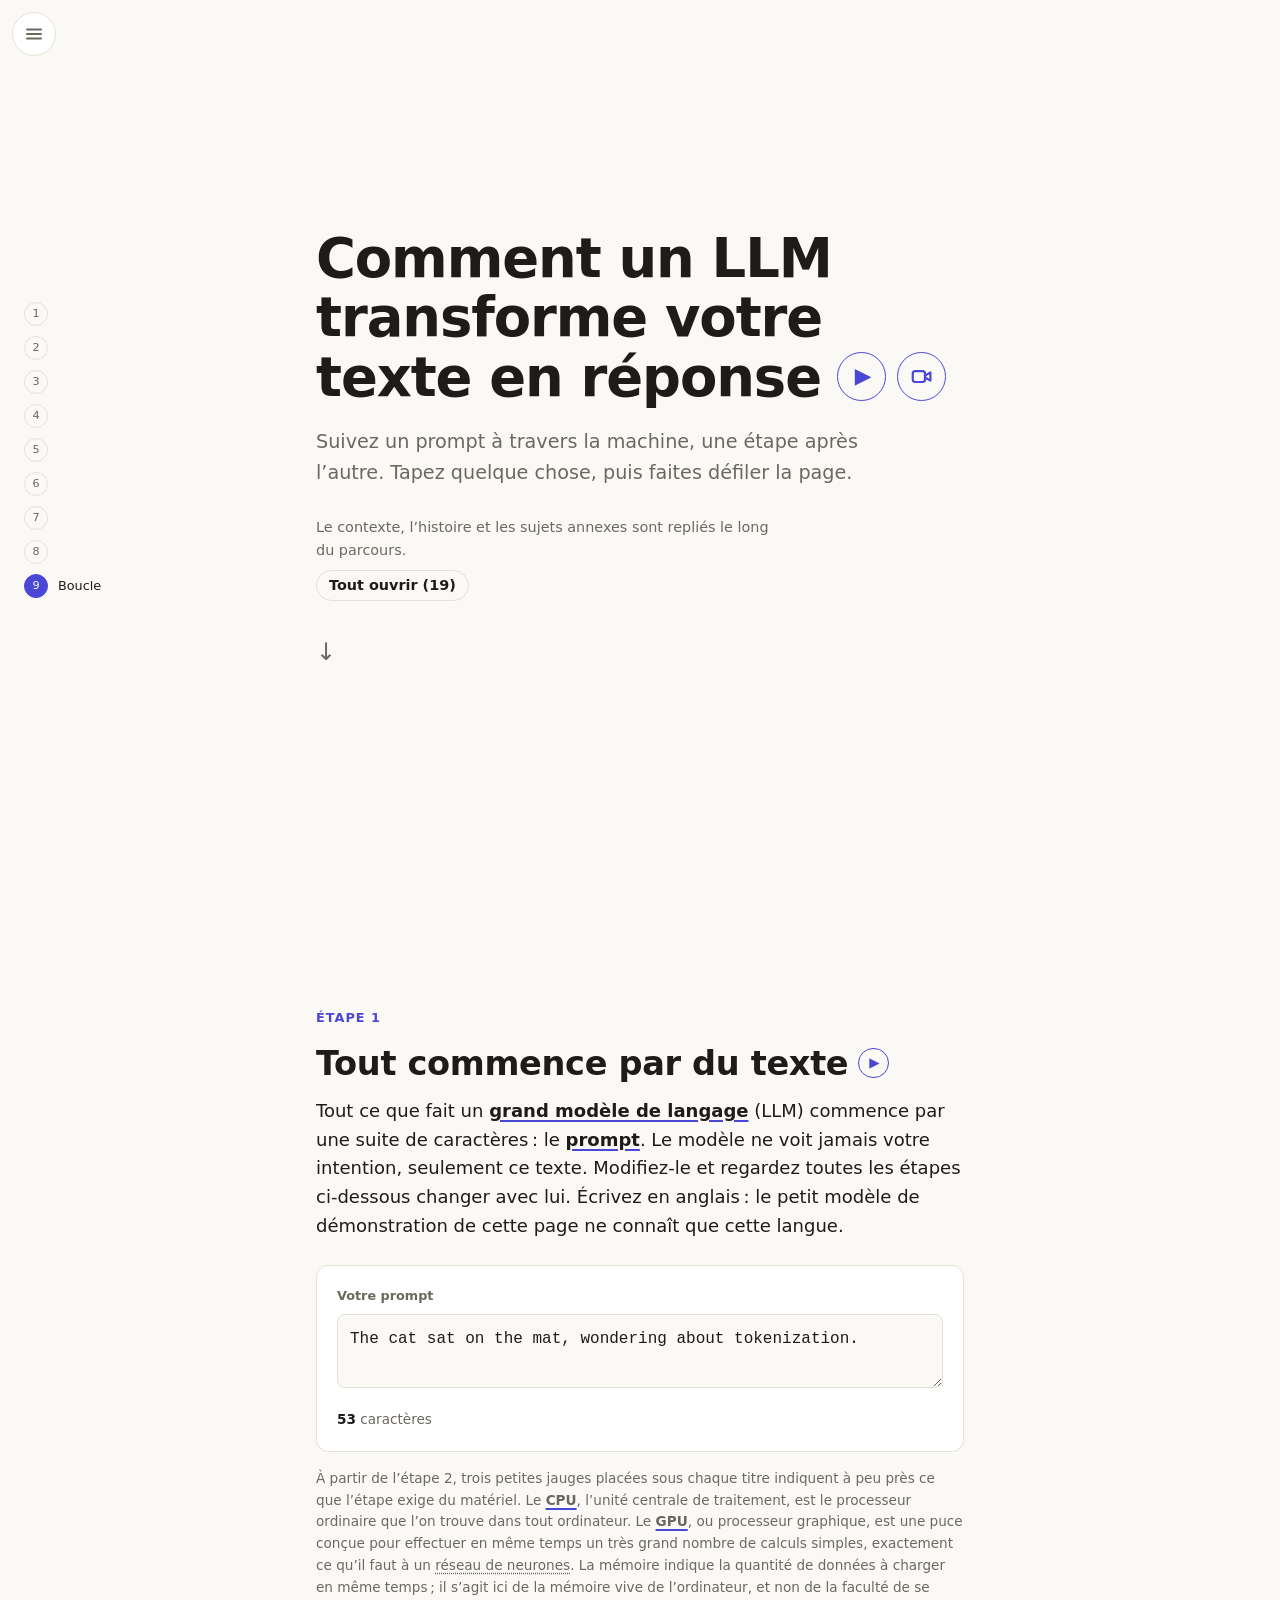
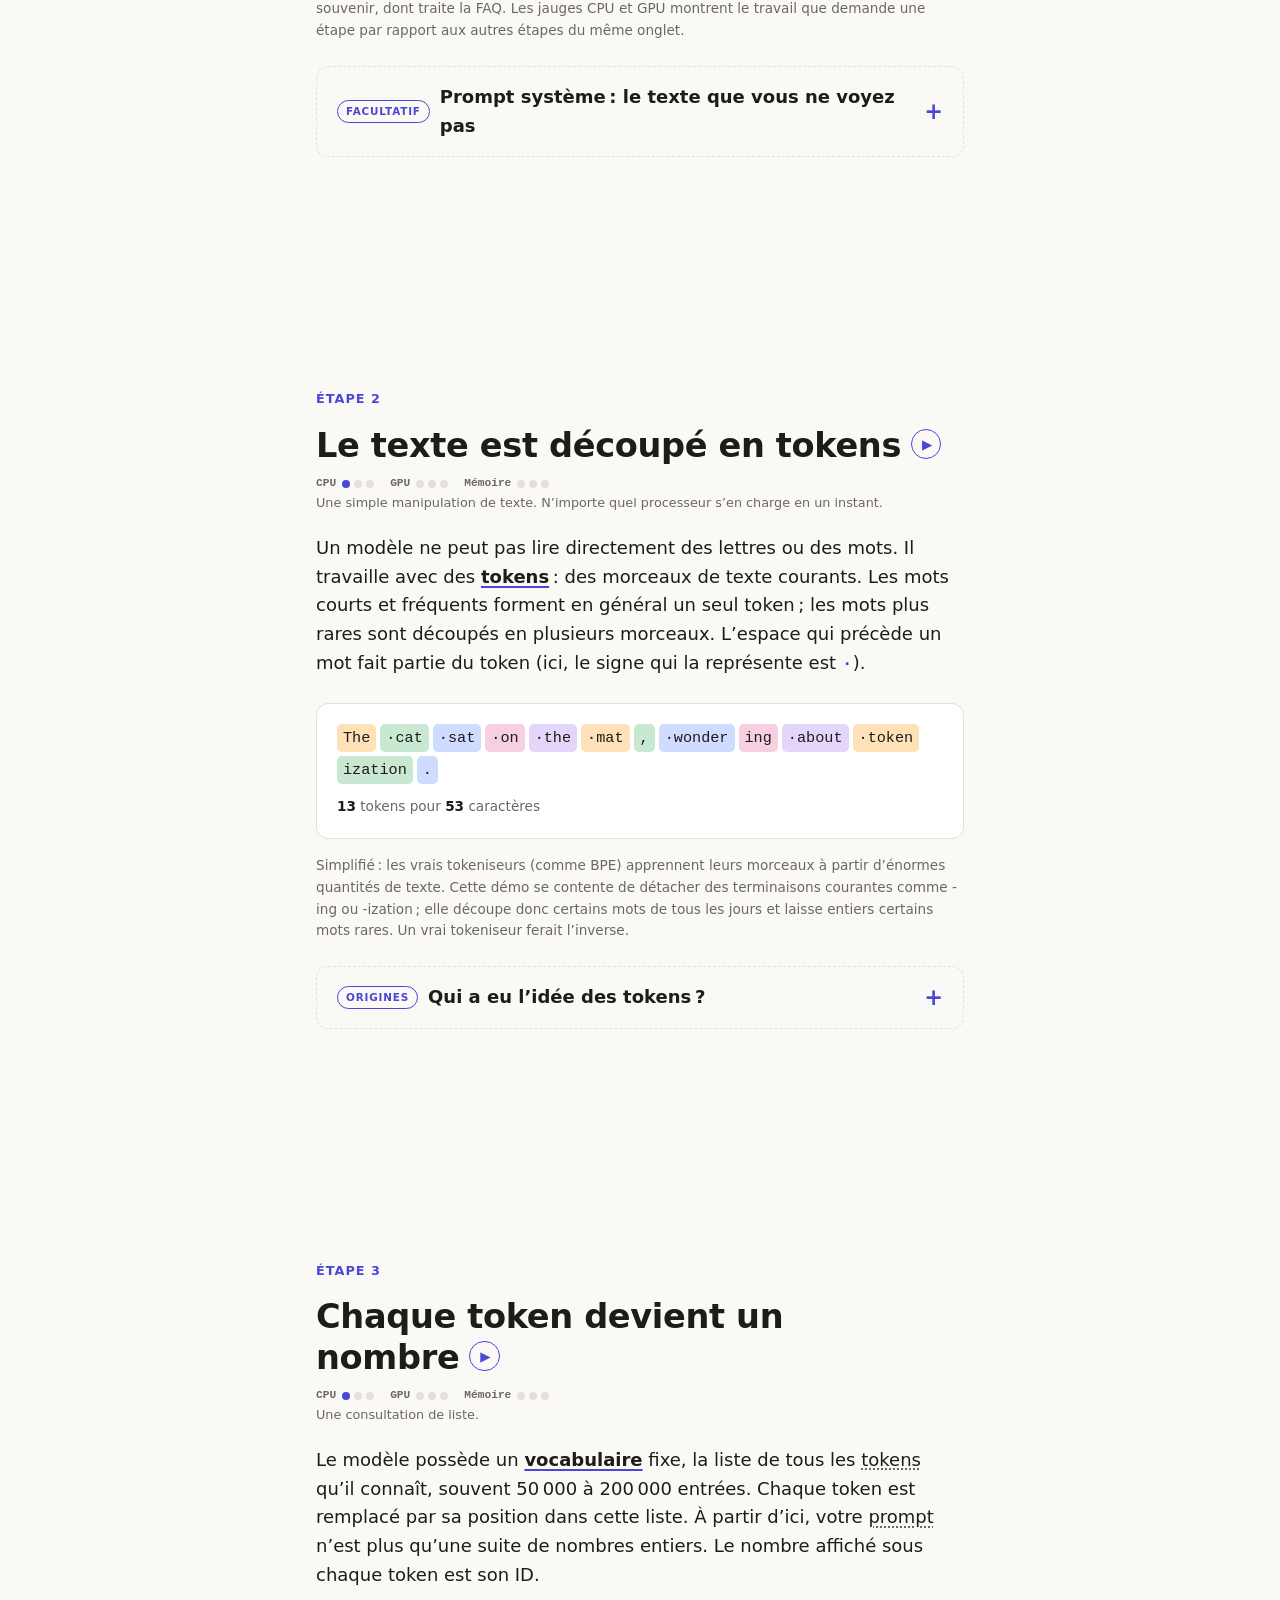
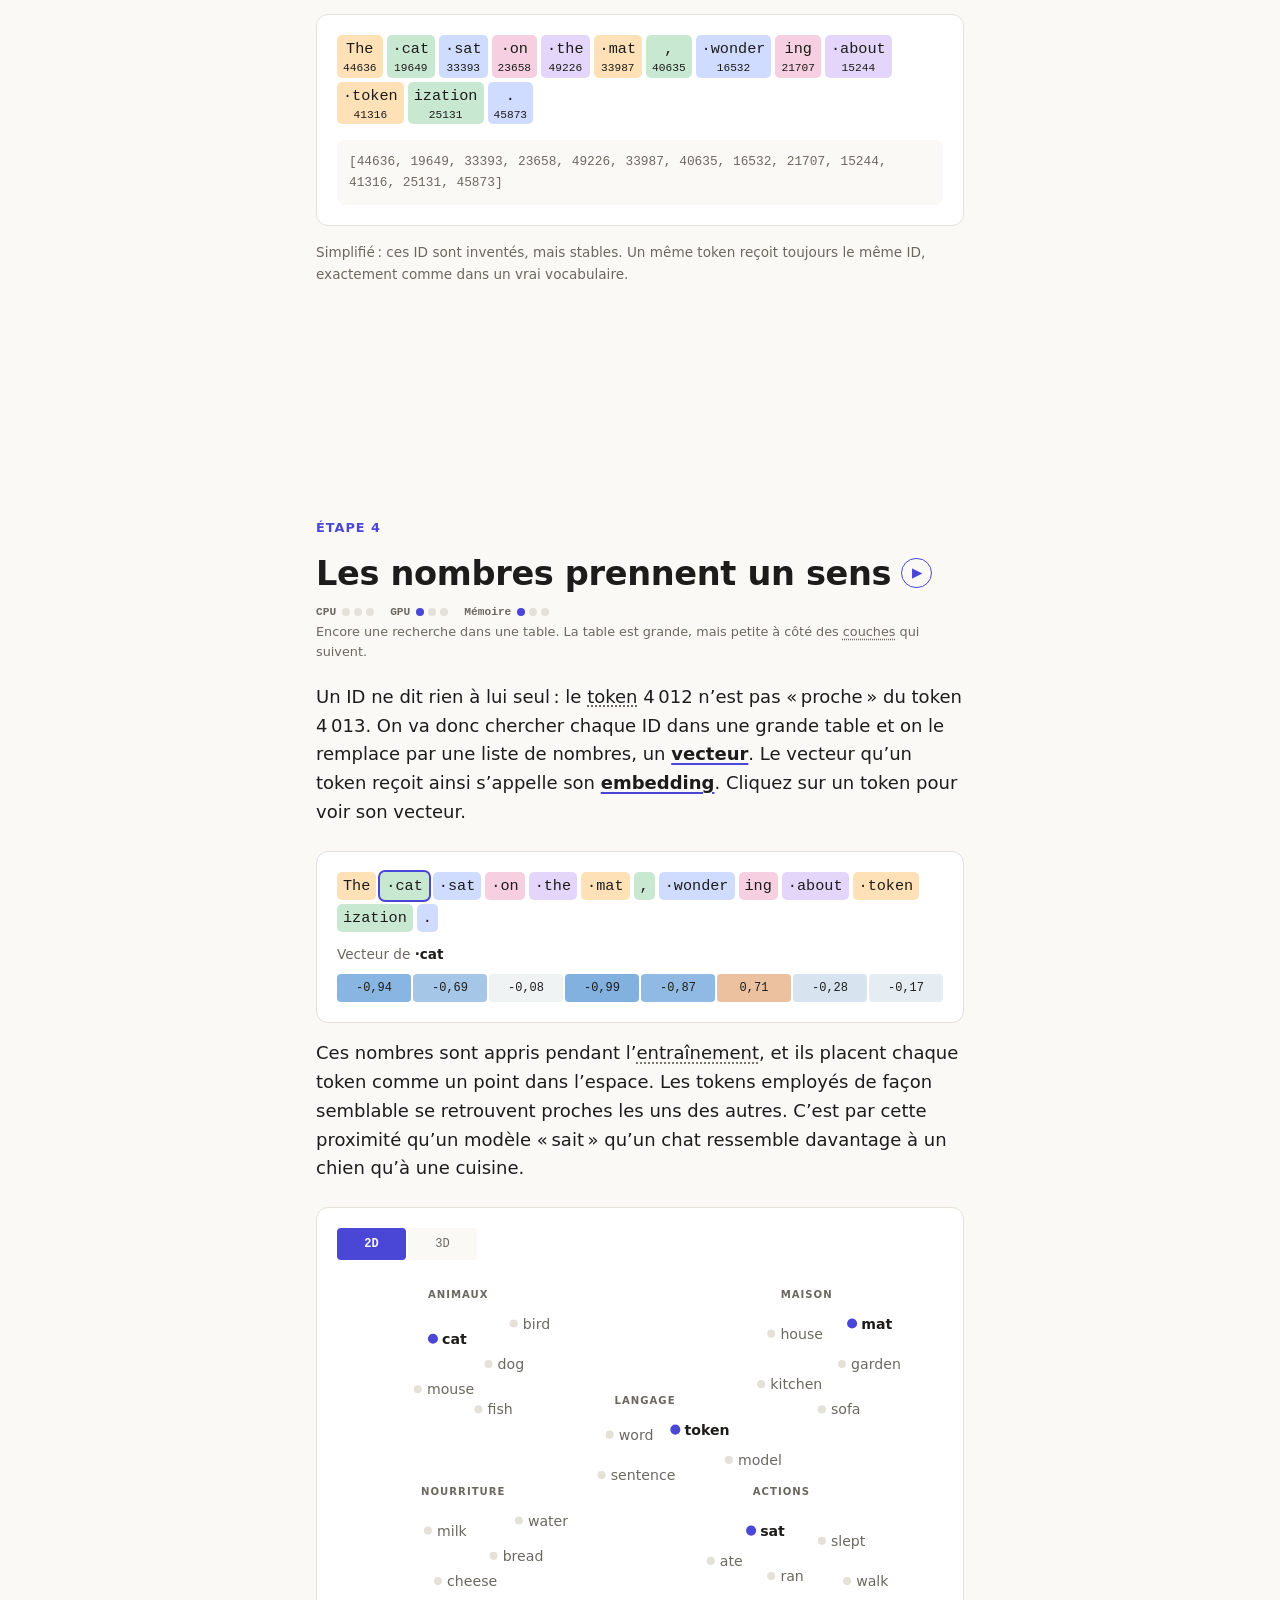
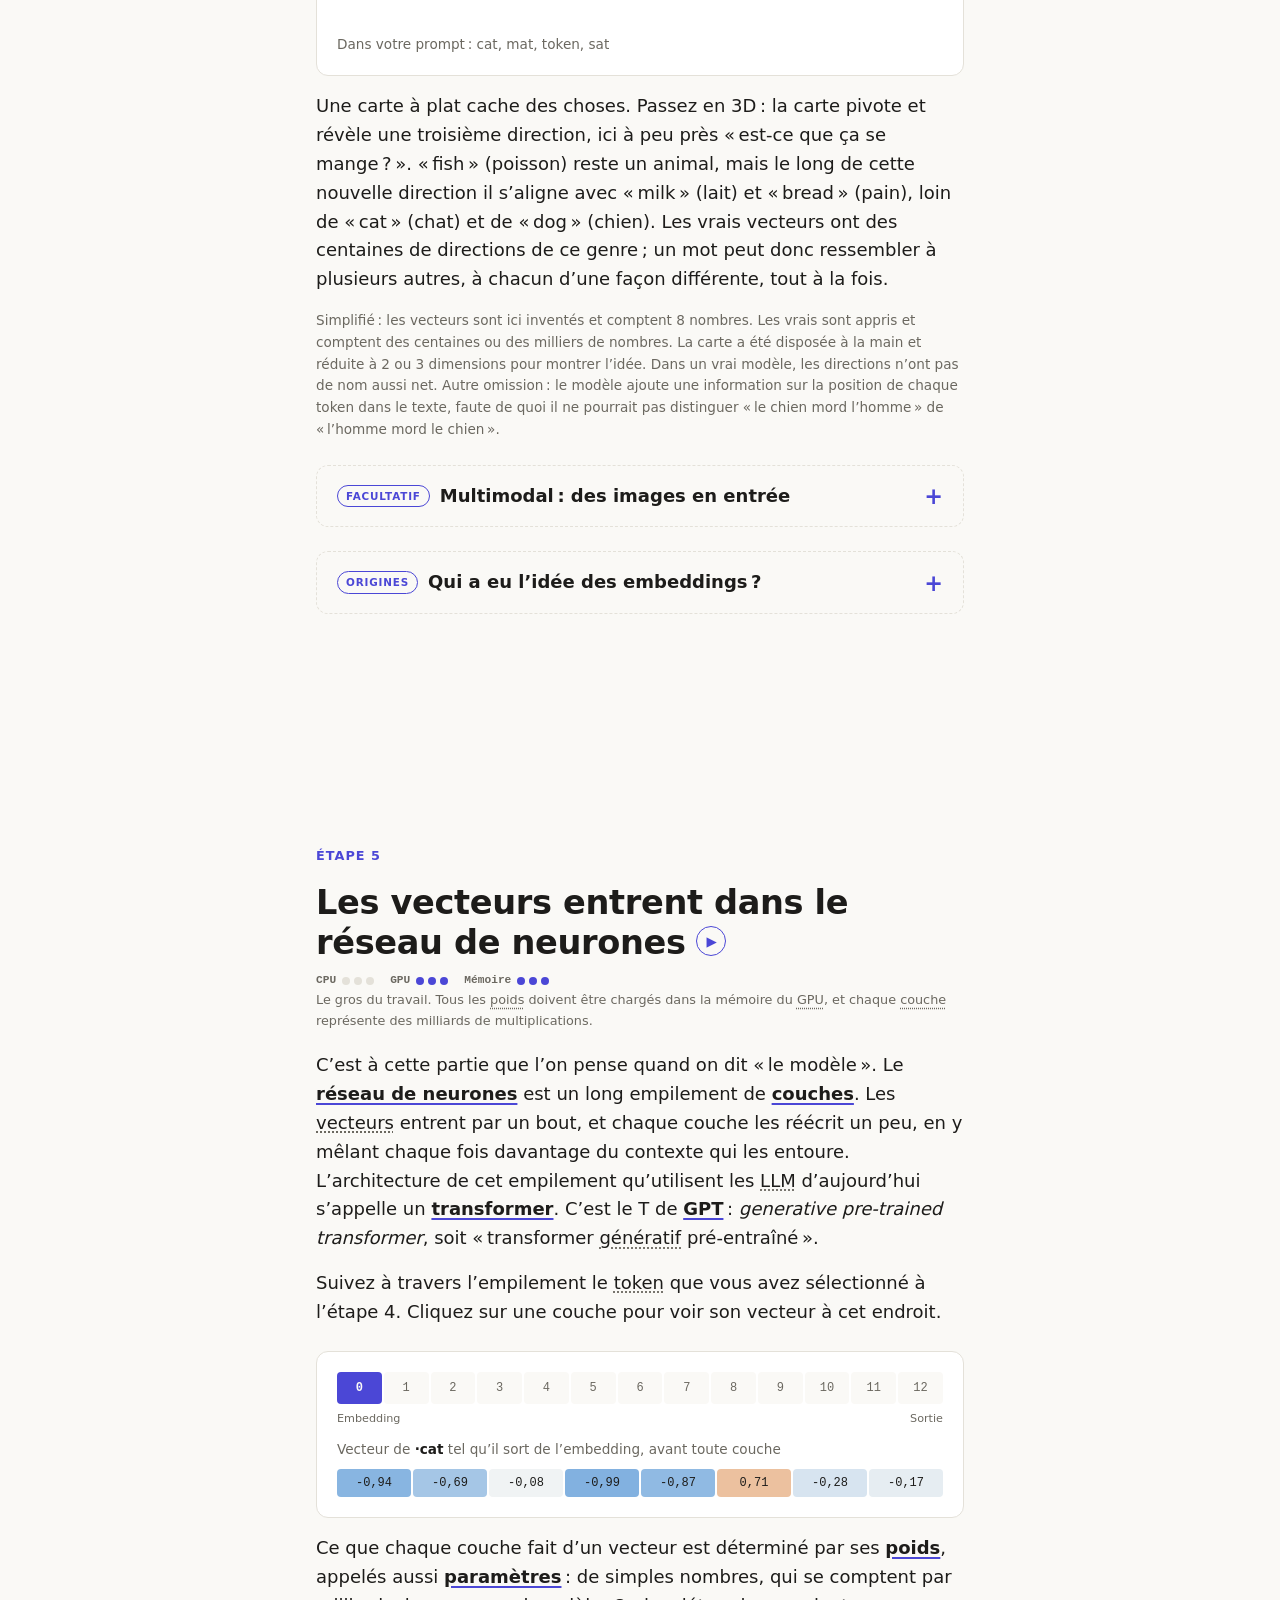
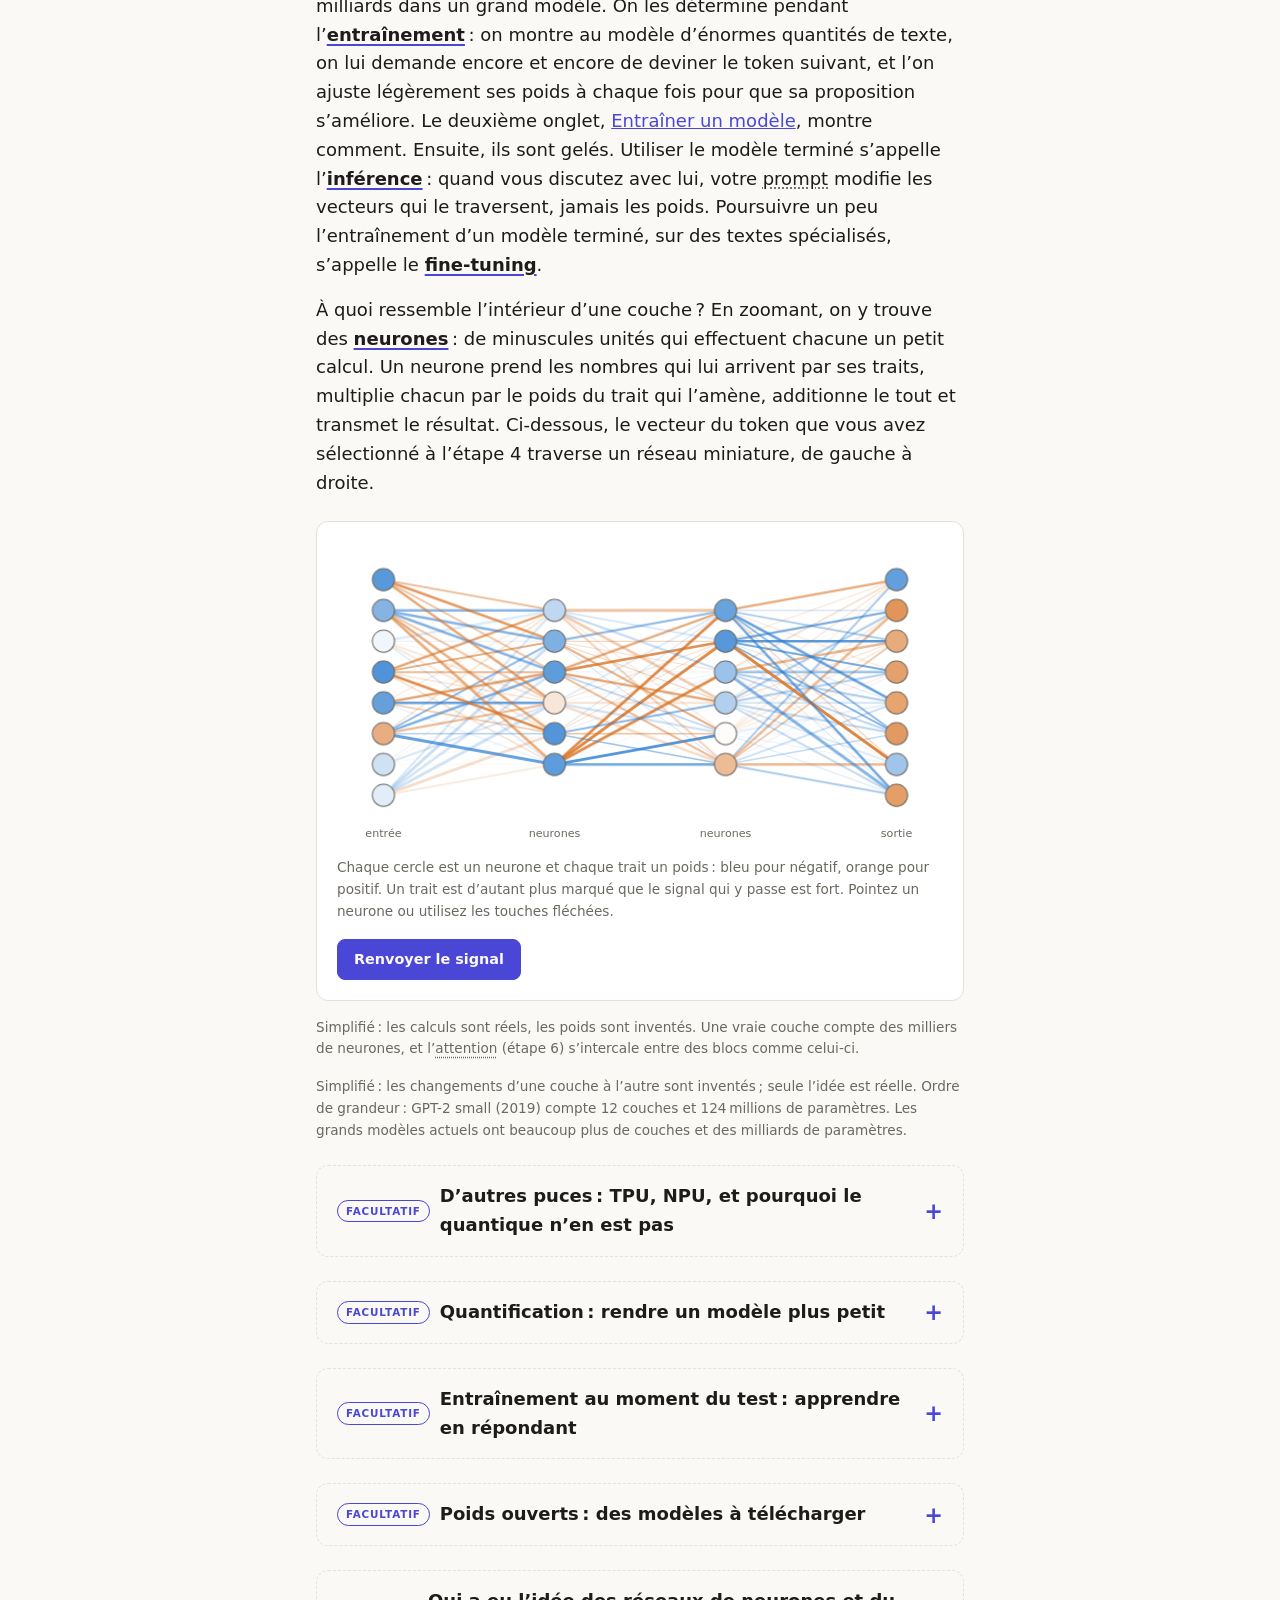
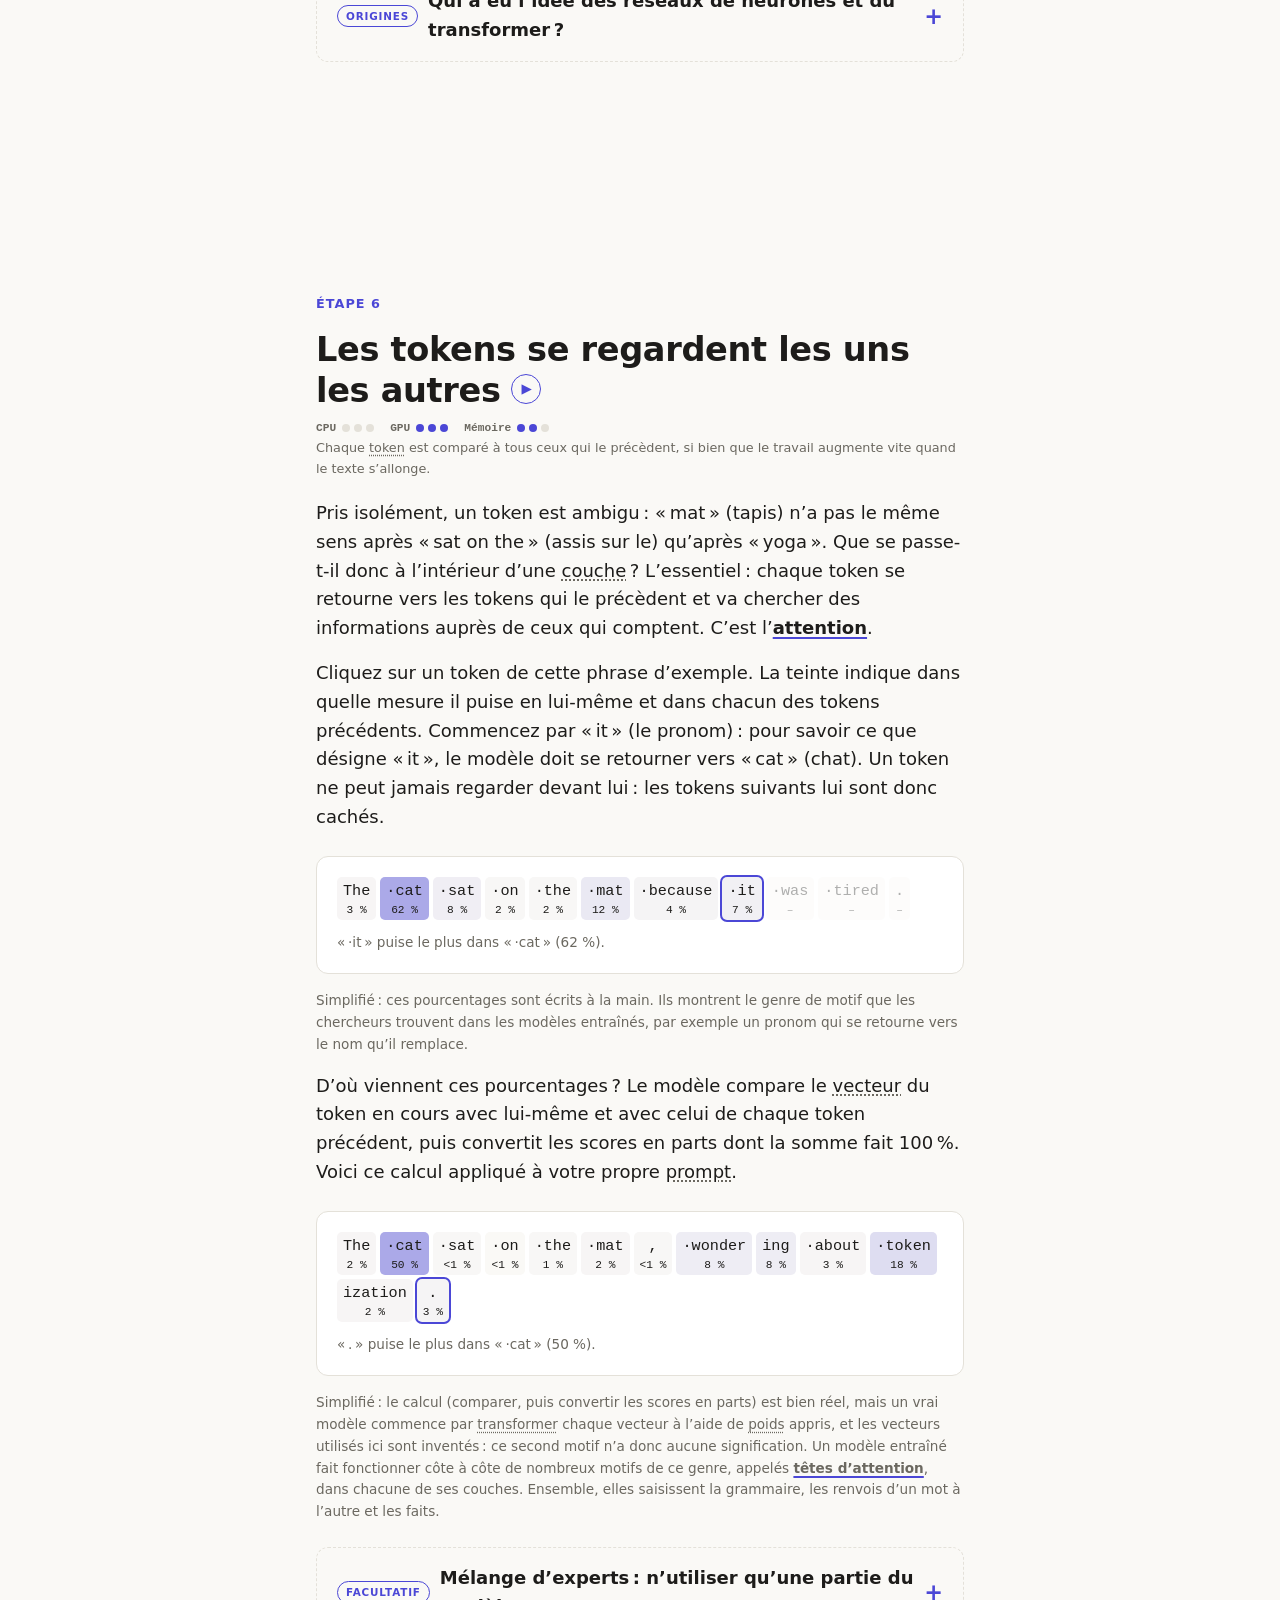
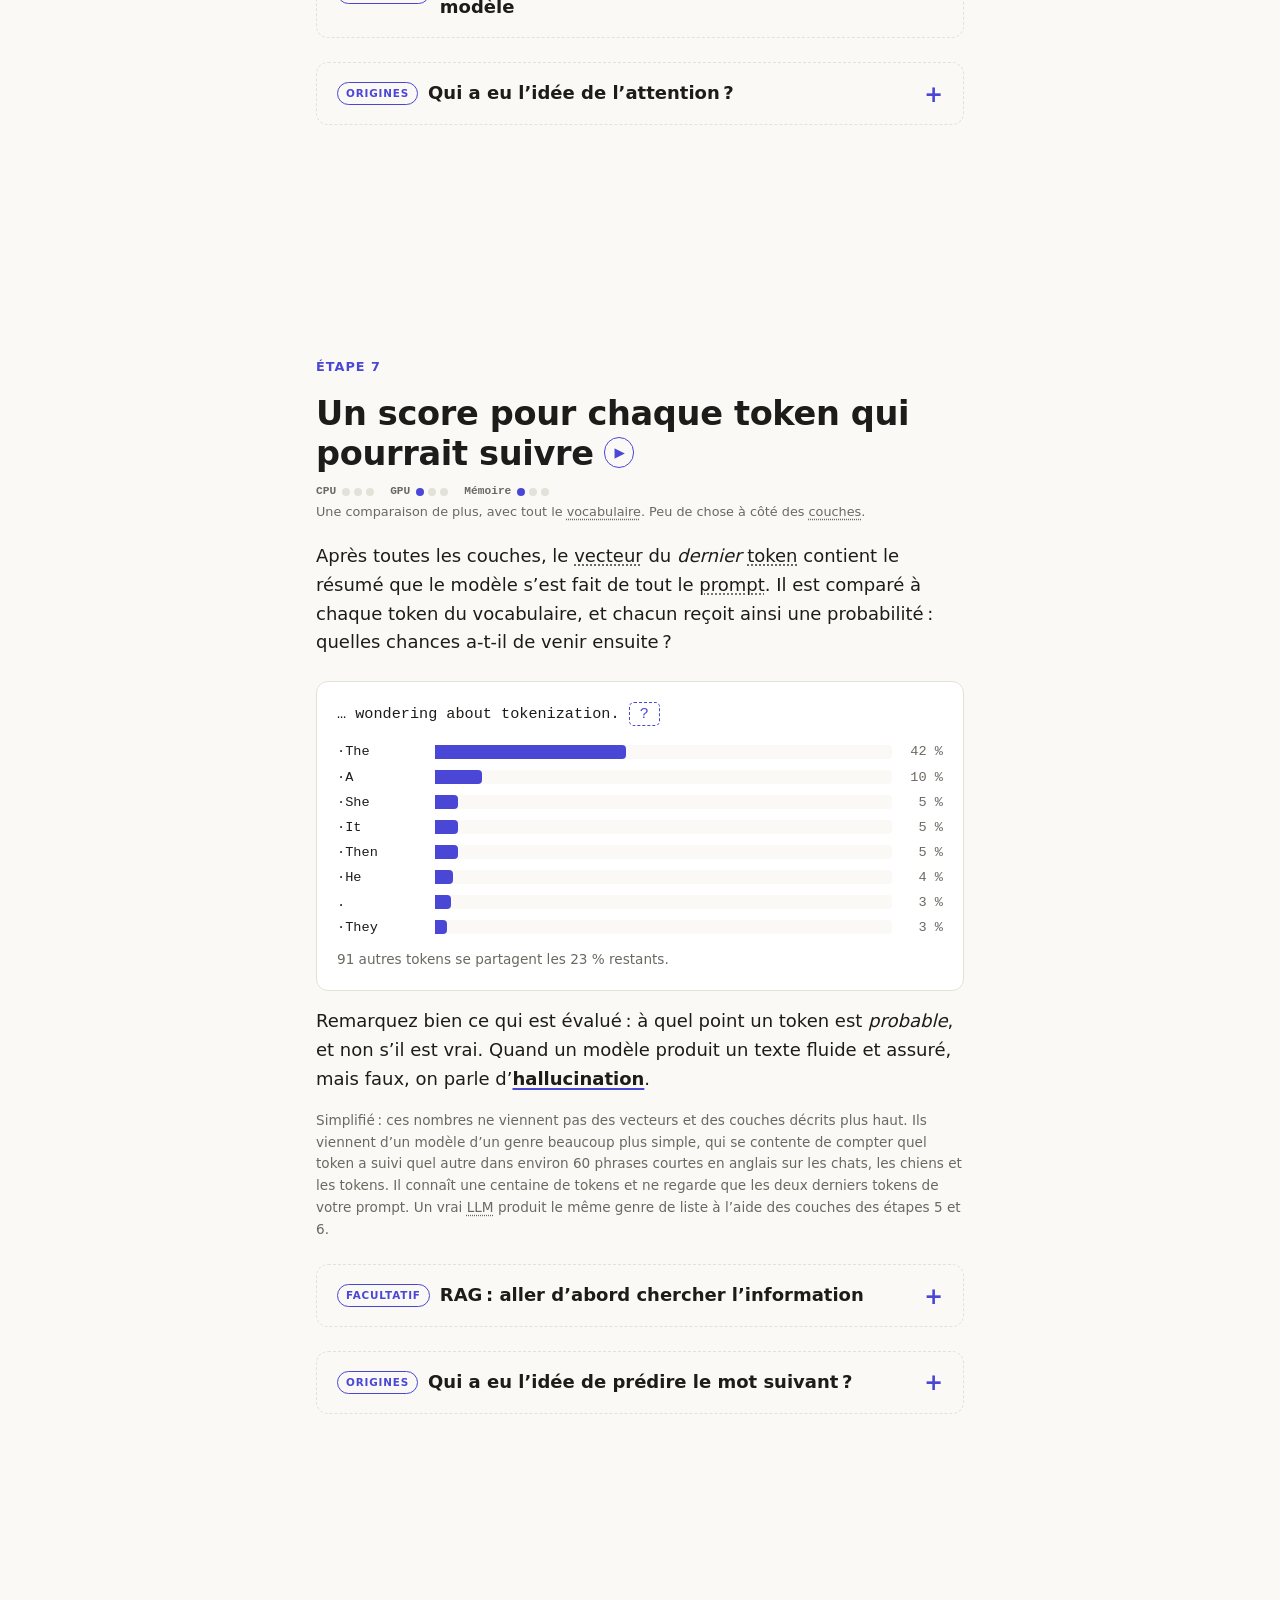
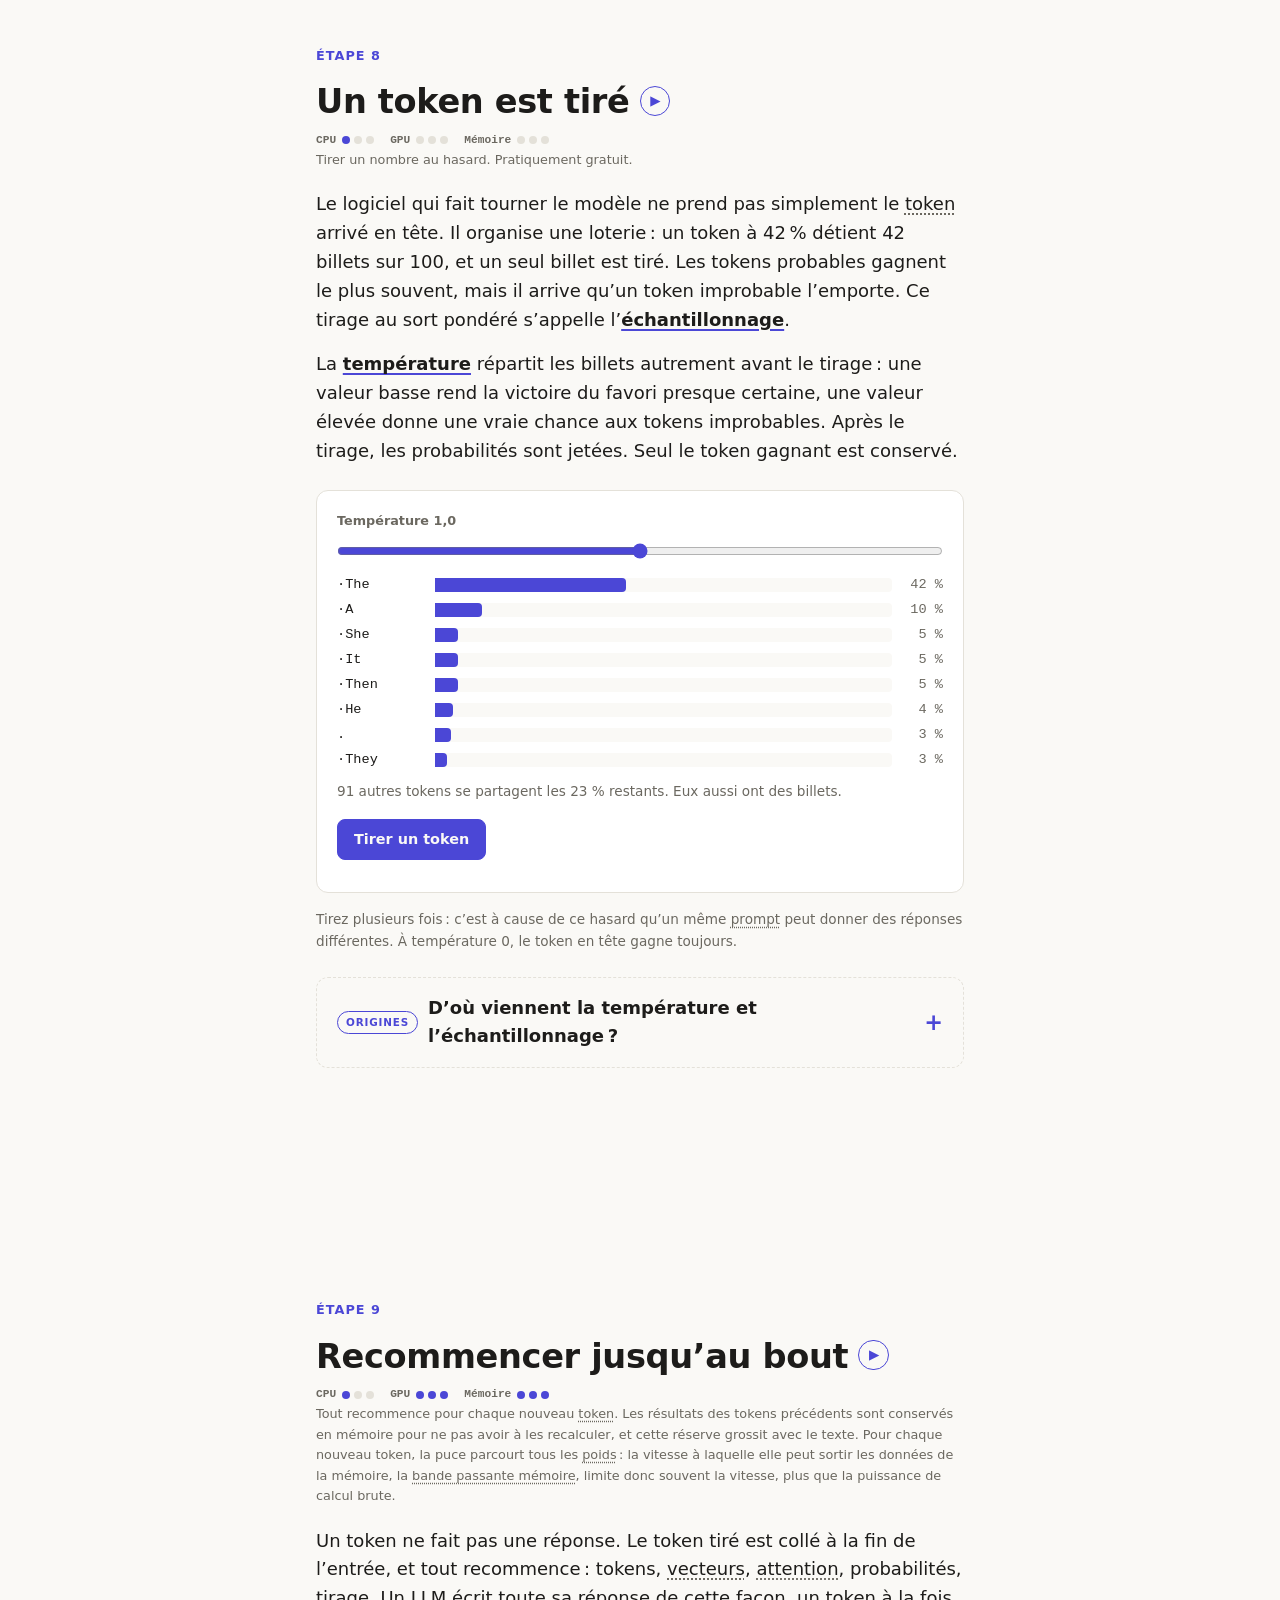
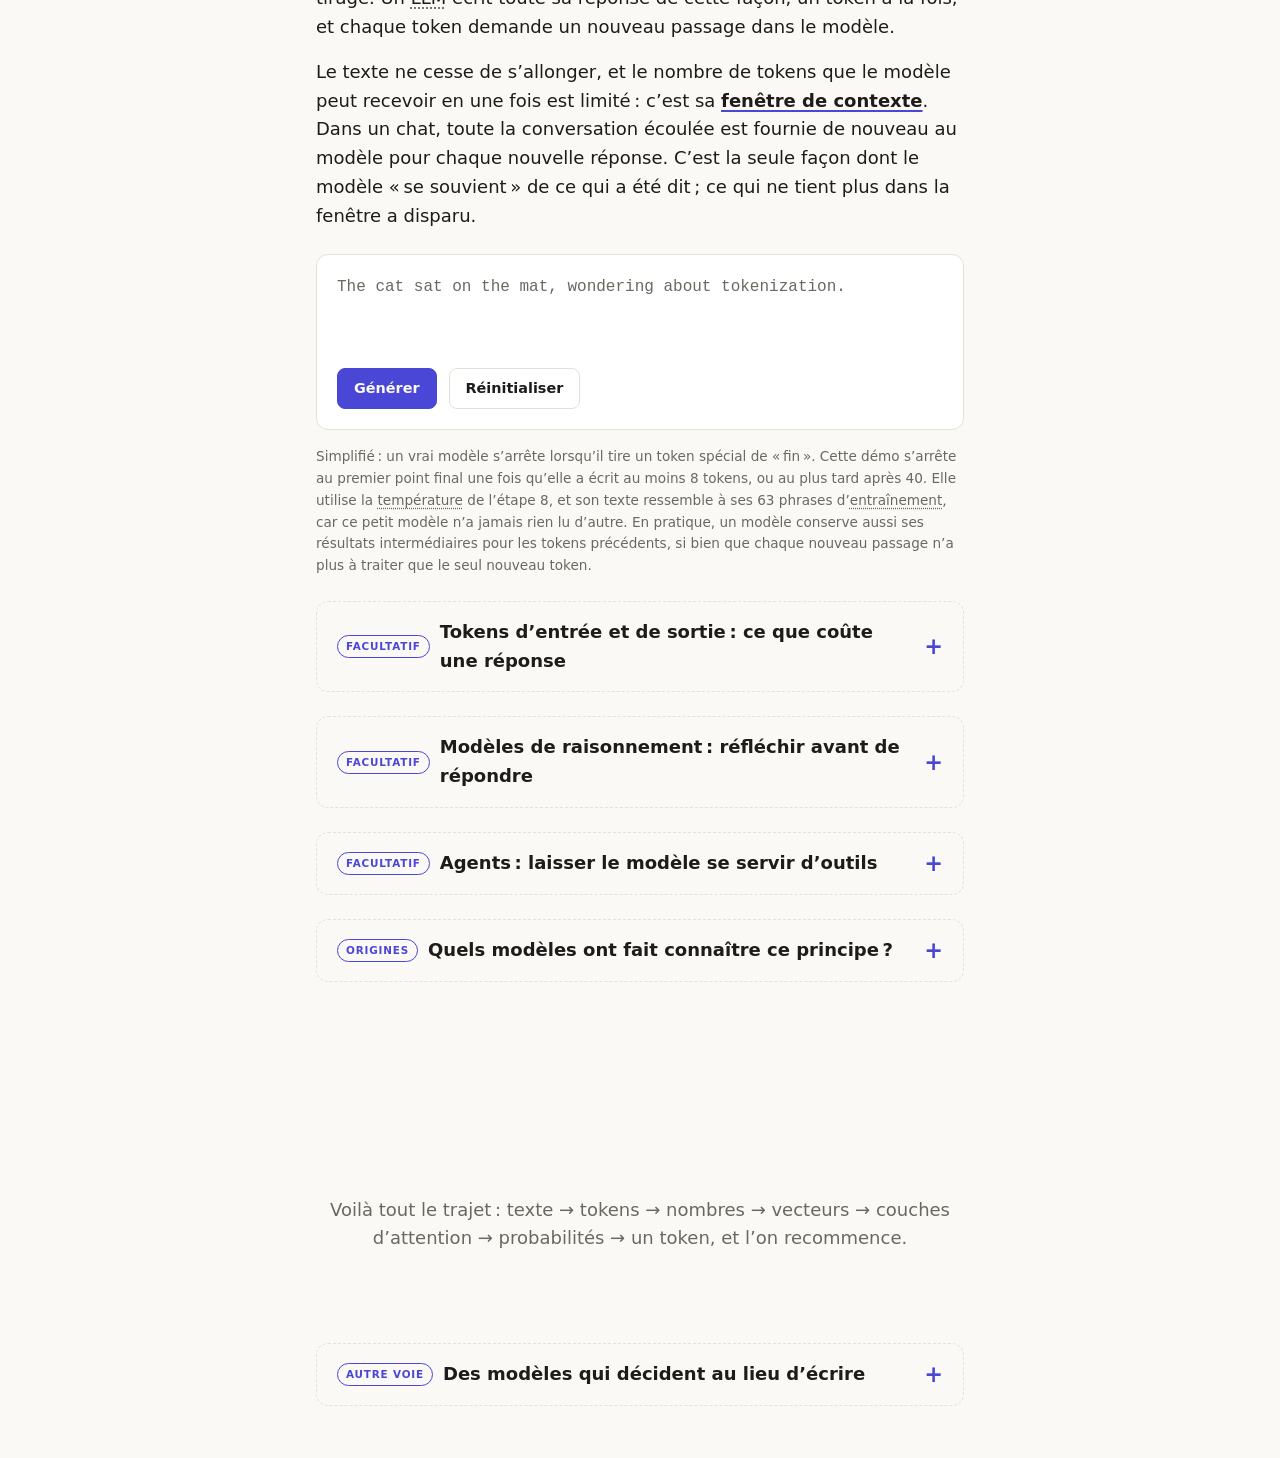
<file: fr/index.html>
<!doctype html>
<html lang="fr">
<head>
  <meta charset="utf-8">
  <meta name="viewport" content="width=device-width, initial-scale=1">
  <meta name="color-scheme" content="light dark">
  <meta name="theme-color" content="#faf9f6" media="(prefers-color-scheme: light)">
  <meta name="theme-color" content="#151517" media="(prefers-color-scheme: dark)">
  <title>Comment fonctionne un LLM</title>
  <meta name="description" content="Un guide interactif qui explique pas à pas comment fonctionnent les grands modèles de langage : du premier caractère d’un prompt à la réponse finale, sans oublier l’entraînement, les agents et les questions ouvertes.">
  <meta property="og:title" content="Comment fonctionne un LLM">
  <meta property="og:description" content="Un guide interactif qui explique pas à pas comment fonctionnent les grands modèles de langage.">
  <meta property="og:type" content="website">
  <meta property="og:url" content="https://mon3yp3nny.github.io/llm-course/fr/">
  <meta property="og:locale" content="fr_FR">
  <meta property="og:locale:alternate" content="en_GB">
  <meta property="og:locale:alternate" content="de_DE">
  <link rel="canonical" href="https://mon3yp3nny.github.io/llm-course/fr/">
  <link rel="alternate" hreflang="en" href="https://mon3yp3nny.github.io/llm-course/">
  <link rel="alternate" hreflang="de" href="https://mon3yp3nny.github.io/llm-course/de/">
  <link rel="alternate" hreflang="fr" href="https://mon3yp3nny.github.io/llm-course/fr/">
  <link rel="alternate" hreflang="x-default" href="https://mon3yp3nny.github.io/llm-course/">
  <link rel="icon" href="data:image/svg+xml,%3Csvg xmlns='http://www.w3.org/2000/svg' viewBox='0 0 32 32'%3E%3Ccircle cx='16' cy='16' r='15' fill='%234b47d6'/%3E%3Cpath d='M12.5 9.5v13l11-6.5z' fill='%23faf9f6'/%3E%3C/svg%3E">
  <!-- Steps start out invisible and fade in only when scripts run; without them every tab is shown in full. -->
  <script>{ const root = document.documentElement; root.classList.add('js'); try { root.dataset.theme = localStorage.getItem('theme') || ''; root.dataset.text = localStorage.getItem('text') || ''; } catch { /* storage refused */ } }</script>
  <link rel="stylesheet" href="../style.css">
  <link rel="stylesheet" href="../film.css">
  <noscript><style>.view[hidden] { display: block; } .menu[hidden] { display: block; } .rail, .menu-open, .search-open, .theme-open, .text-open, .watch, .toggle-extras, #view-search { display: none !important; }</style></noscript>
</head>
<body>
  <a class="skip" href="#content">Aller au contenu</a>
  <button type="button" class="menu-open" id="menu-open" aria-expanded="false" aria-controls="menu" aria-label="Menu">
    <svg viewBox="0 0 20 20" aria-hidden="true"><line x1="3" y1="5.5" x2="17" y2="5.5"/><line x1="3" y1="10" x2="17" y2="10"/><line x1="3" y1="14.5" x2="17" y2="14.5"/></svg>
  </button>
  <div class="menu" id="menu" hidden>
    <div class="menu-top">
      <a class="search-open" id="search-open" href="#view-search" aria-label="Rechercher dans ce guide" title="Rechercher ( / )">
        <svg viewBox="0 0 20 20" aria-hidden="true"><circle cx="8.5" cy="8.5" r="5.5"/><line x1="12.7" y1="12.7" x2="17" y2="17"/></svg>
      </a>
      <button type="button" class="theme-open" id="theme-open" aria-label="Basculer entre clair et sombre" title="Basculer entre clair et sombre">
        <svg class="sun" viewBox="0 0 20 20" aria-hidden="true"><circle cx="10" cy="10" r="3.5"/><path d="M10 2.5v1.5M10 16v1.5M2.5 10H4M16 10h1.5M4.7 4.7l1.1 1.1M14.2 14.2l1.1 1.1M4.7 15.3l1.1-1.1M14.2 5.8l1.1-1.1"/></svg>
        <svg class="moon" viewBox="0 0 20 20" aria-hidden="true"><path d="M16.5 11.6A7 7 0 0 1 8.4 3.5a7 7 0 1 0 8.1 8.1z"/></svg>
      </button>
      <div class="sizes">
        <button type="button" class="text-open" id="text-open" aria-expanded="false" aria-controls="text-list" aria-label="Taille du texte" title="Taille du texte">
          <svg viewBox="0 0 20 20" aria-hidden="true"><path d="M1.5 16l3.2-8 3.2 8M2.7 13h4M9 16l4.5-12L18 16M10.6 12h5.8"/></svg>
        </button>
        <div class="text-list" id="text-list" hidden>
          <button type="button" data-text="small">Petite</button>
          <button type="button" data-text="">Moyenne</button>
          <button type="button" data-text="large">Grande</button>
        </div>
      </div>
      <nav class="languages" aria-label="Langue">
        <button type="button" class="language-open" id="language-open" aria-expanded="false" aria-controls="language-list">FR</button>
        <div class="language-list" id="language-list" hidden>
          <a href="../index.html" lang="en" hreflang="en">English</a>
          <a href="../de/index.html" lang="de" hreflang="de">Deutsch</a>
          <a href="index.html" lang="fr" hreflang="fr" aria-current="true">Français</a>
        </div>
      </nav>
    </div>
    <nav class="tabs" aria-label="Parties">
      <a href="#view-use" class="selected" aria-current="page">Usage</a>
      <a href="#view-train">Entraînement</a>
      <a href="#view-agents">Agents</a>
      <a href="#view-hardware">Matériel</a>
      <a href="#view-robots">Robots</a>
      <a href="#view-models">Modèles</a>
      <a href="#view-timeline">Chronologie</a>
      <a href="#view-faq">FAQ</a>
      <a href="#view-quotes">Citations</a>
      <a href="#view-glossary" class="aside">Glossaire</a>
    </nav>
  </div>
  <nav class="rail" aria-label="Étapes"></nav>

  <main id="content" tabindex="-1">
    <div class="view" id="view-use">
    <header class="hero">
      <h1>Comment un LLM transforme votre texte en réponse <a class="watch" href="#film" aria-label="Voir le court métrage" title="Voir le court métrage"><svg viewBox="0 0 20 20" aria-hidden="true"><rect x="3.5" y="6" width="9" height="8" rx="1.8"/><path d="M12.5 9.3l4-2.3v6l-4-2.3"/></svg></a></h1>
      <p class="lead">
        Suivez un prompt à travers la machine, une étape après l’autre.
        Tapez quelque chose, puis faites défiler la page.
      </p>
      <p class="hero-note">
        Le contexte, l’histoire et les sujets annexes sont repliés le long du parcours.
        <button type="button" class="toggle-extras"></button>
      </p>
      <span class="scroll-hint" aria-hidden="true">↓</span>
    </header>

    <section class="step" id="prompt" data-title="Prompt">
      <p class="step-no">Étape 1</p>
      <h2>Tout commence par du texte</h2>
      <p>
        Tout ce que fait un <dfn data-term="LLM">grand modèle de langage</dfn> (LLM) commence par une
        suite de caractères : le <dfn>prompt</dfn>. Le modèle ne voit jamais votre intention, seulement ce texte. Modifiez-le et
        regardez toutes les étapes ci-dessous changer avec lui. Écrivez en anglais : le petit modèle de démonstration de cette page ne connaît que cette langue.
      </p>
      <div class="demo">
        <label for="prompt-input">Votre prompt</label>
        <textarea id="prompt-input" rows="2" spellcheck="false">The cat sat on the mat, wondering about tokenization.</textarea>
        <p class="stat"><strong id="char-count">0</strong> caractères</p>
      </div>
      <p class="note">
        À partir de l’étape 2, trois petites jauges placées sous chaque titre indiquent
        à peu près ce que l’étape exige du matériel. Le <dfn>CPU</dfn>, l’unité
        centrale de traitement, est le processeur ordinaire que l’on trouve dans tout ordinateur. Le <dfn>GPU</dfn>, ou
        processeur graphique, est une puce conçue pour effectuer en même temps un très grand nombre de calculs simples,
        exactement ce qu’il faut à un réseau de neurones. La mémoire indique la quantité de données
        à charger en même temps ; il s’agit ici de la mémoire vive de l’ordinateur, et non
        de la faculté de se souvenir, dont traite la FAQ. Les jauges CPU et GPU montrent
        le travail que demande une étape par rapport aux autres étapes du même
        onglet.
      </p>
      <details class="extra">
        <summary><span class="extra-tag">Facultatif</span> Prompt système : le texte que vous ne voyez pas</summary>
        <p>
          Dans un produit de chat, votre prompt n’est pas le seul texte que
          reçoit le modèle. L’entreprise qui l’exploite place devant ses propres
          instructions : le <dfn>prompt système</dfn>. Il fixe par exemple le ton,
          les règles et la date du jour. Le tout est ensuite réuni en un seul
          long texte, avec des tokens marqueurs spéciaux qui indiquent qui parle.
        </p>
        <div class="demo">
          <p class="output"><span class="marker">[system]</span> Vous êtes un assistant serviable. Répondez brièvement et poliment.
<span class="marker">[user]</span> <span class="prompt-text" id="chat-user"></span>
<span class="marker">[assistant]</span> </p>
          <p class="stat">Le modèle poursuit ce texte après le dernier marqueur.</p>
        </div>
        <p>
          Ce que cela change : un même modèle peut se comporter très différemment dans deux
          produits, parce que leurs instructions diffèrent. Un prompt système
          ne modifie aucun poids. C’est simplement du texte en plus au début de
          l’entrée, et il occupe une partie de la fenêtre de contexte.
        </p>
        <p class="note">
          Simplifié : les marqueurs diffèrent d’un modèle à l’autre, et les vrais
          prompts système font souvent plusieurs pages. La suite de cette page
          ne s’occupe plus que de votre prompt.
        </p>
      </details>
    </section>

    <section class="step" id="tokens" data-title="Tokens">
      <p class="step-no">Étape 2</p>
      <h2>Le texte est découpé en tokens</h2>
      <p class="load" data-load="1,0,0"
         data-cpu="Découper le texte en tokens revient à consulter une liste de morceaux connus. N’importe quel processeur le fait en une fraction de seconde."
         data-gpu="Inutile ici. Rien n’est encore calculé en masse."
         data-memory="Il suffit de la liste des tokens connus, soit quelques mégaoctets.">Une simple manipulation de texte. N’importe quel processeur s’en charge en un instant.</p>
      <p>
        Un modèle ne peut pas lire directement des lettres ou des mots. Il travaille avec
        des <dfn>tokens</dfn> : des morceaux de texte courants. Les mots courts et fréquents forment
        en général un seul token ; les mots plus rares sont découpés en plusieurs morceaux. L’espace
        qui précède un mot fait partie du token (ici, le signe qui la représente est
        <span class="space-mark">·</span>).
      </p>
      <div class="demo">
        <div class="chips" id="token-chips" data-empty="Pas encore de tokens. Tapez un prompt à l’étape 1."></div>
        <p class="stat">
          <strong id="token-count">0</strong> tokens pour
          <strong id="char-count-2">0</strong> caractères
        </p>
      </div>
      <p class="note">
        Simplifié : les vrais tokeniseurs (comme BPE) apprennent leurs morceaux à partir d’énormes
        quantités de texte. Cette démo se contente de détacher des terminaisons courantes comme
        -ing ou -ization ; elle découpe donc certains mots de tous les jours et laisse entiers
        certains mots rares. Un vrai tokeniseur ferait l’inverse.
      </p>
      <details class="extra">
        <summary><span class="extra-tag">Origines</span> Qui a eu l’idée des tokens ?</summary>
        <ul class="origins">
          <li><span>1994</span><span><strong>Philip Gage</strong> publie l’encodage par paires d’octets (BPE), une façon de compresser des données en fusionnant les paires de caractères qui apparaissent souvent ensemble.</span></li>
          <li><span>2015</span><span><strong>Rico Sennrich, Barry Haddow et Alexandra Birch</strong>, à l’université d’Édimbourg, s’en servent en traduction automatique pour découper les mots rares en morceaux. <a class="source" data-paper="bpe">Article</a></span></li>
          <li><span>2019</span><span><strong>GPT-2</strong>, d’OpenAI, utilise ce type de tokeniseur. Depuis, la plupart des LLM l’utilisent, lui ou un proche parent.</span></li>
        </ul>
      </details>
    </section>

    <section class="step" id="ids" data-title="ID des tokens">
      <p class="step-no">Étape 3</p>
      <h2>Chaque token devient un nombre</h2>
      <p class="load" data-load="1,0,0"
         data-cpu="Remplacer chaque token par son numéro est une simple consultation de liste."
         data-gpu="Inutile ici."
         data-memory="Négligeable : la même liste qu’à l’étape précédente.">Une consultation de liste.</p>
      <p>
        Le modèle possède un <dfn>vocabulaire</dfn> fixe, la liste de tous les tokens qu’il connaît,
        souvent 50 000 à 200 000 entrées. Chaque token est remplacé par sa
        position dans cette liste. À partir d’ici, votre prompt n’est plus qu’une suite
        de nombres entiers. Le nombre affiché sous chaque token est son ID.
      </p>
      <div class="demo">
        <div class="chips stacked" id="id-chips" data-empty="Pas encore de tokens. Tapez un prompt à l’étape 1."></div>
        <pre class="sequence" id="id-sequence"></pre>
      </div>
      <p class="note">
        Simplifié : ces ID sont inventés, mais stables. Un même token reçoit
        toujours le même ID, exactement comme dans un vrai vocabulaire.
      </p>
    </section>

    <section class="step" id="embeddings" data-title="Embeddings">
      <p class="step-no">Étape 4</p>
      <h2>Les nombres prennent un sens</h2>
      <p class="load" data-load="0,1,1"
         data-cpu="Presque pas sollicité. La recherche se fait sur la puce graphique, là où la table est conservée."
         data-gpu="Travail léger : pour chaque token, une ligne est lue dans la table. Aucun calcul pour l’instant."
         data-memory="La table contient un vecteur pour chaque token du vocabulaire. Grande en soi, elle ne représente pourtant que quelques pour cent d’un grand modèle, tout au plus.">Encore une recherche dans une table. La table est grande, mais petite à côté des couches qui suivent.</p>
      <p>
        Un ID ne dit rien à lui seul : le token 4 012 n’est pas « proche » du token
        4 013. On va donc chercher chaque ID dans une grande table et on le remplace par une liste
        de nombres, un <dfn>vecteur</dfn>. Le vecteur qu’un token reçoit ainsi s’appelle son <dfn>embedding</dfn>. Cliquez sur un token pour voir son vecteur.
      </p>
      <div class="demo">
        <div class="chips" id="embed-chips" data-empty="Pas encore de tokens. Tapez un prompt à l’étape 1."></div>
        <p class="stat">Vecteur de <strong id="vector-label"></strong></p>
        <div class="vector" id="vector-cells"></div>
      </div>
      <p>
        Ces nombres sont appris pendant l’entraînement, et ils placent chaque token
        comme un point dans l’espace. Les tokens employés de façon semblable se retrouvent
        proches les uns des autres. C’est par cette proximité qu’un modèle « sait » qu’un chat ressemble davantage à un chien
        qu’à une cuisine.
      </p>
      <div class="demo">
        <div class="segments compact" id="map-mode">
          <button type="button" data-mode="2d" class="selected" aria-pressed="true">2D</button>
          <button type="button" data-mode="3d" aria-pressed="false">3D</button>
        </div>
        <svg id="word-map" viewBox="0 0 600 350" role="img" tabindex="0"
             aria-label="Carte de mots où les mots apparentés sont proches les uns des autres"></svg>
        <p class="stat" id="map-hint" hidden>Faites glisser latéralement, ou utilisez les touches fléchées, pour faire tourner la carte. Relâchez, et elle continue de tourner toute seule.</p>
        <p class="stat" id="map-stat"></p>
      </div>
      <p>
        Une carte à plat cache des choses. Passez en 3D : la carte pivote et révèle une
        troisième direction, ici à peu près « est-ce que ça se mange ? ». « fish » (poisson) reste un
        animal, mais le long de cette nouvelle direction il s’aligne avec « milk » (lait) et
        « bread » (pain), loin de « cat » (chat) et de « dog » (chien). Les vrais vecteurs ont des centaines de directions
        de ce genre ; un mot peut donc ressembler à plusieurs autres, à chacun d’une
        façon différente, tout à la fois.
      </p>
      <p class="note">
        Simplifié : les vecteurs sont ici inventés et comptent 8 nombres. Les vrais
        sont appris et comptent des centaines ou des milliers de nombres. La carte a été
        disposée à la main et réduite à 2 ou 3 dimensions pour montrer l’idée.
        Dans un vrai modèle, les directions n’ont pas de nom aussi net. Autre omission :
        le modèle ajoute une information sur la position de chaque token dans le texte,
        faute de quoi il ne pourrait pas distinguer « le chien mord l’homme » de « l’homme mord
        le chien ».
      </p>
      <details class="extra">
        <summary><span class="extra-tag">Facultatif</span> Multimodal : des images en entrée</summary>
        <p>
          Le texte n’est pas la seule entrée possible. Un modèle <dfn>multimodal</dfn>
          accepte aussi des images, et parfois du son ou de la vidéo. L’astuce consiste à
          les transformer en ce que devient aussi le texte : une suite de vecteurs.
          L’image est découpée en petits carrés appelés patchs, et chaque patch
          est converti en un vecteur, exactement comme chaque token. Cliquez sur un patch.
        </p>
        <div class="demo">
          <div class="patches" id="patches"></div>
          <p class="stat" id="patch-label"></p>
          <div class="vector" id="patch-cells"></div>
        </div>
        <p>
          À partir d’ici, les couches traitent de la même façon les vecteurs de patchs et les vecteurs
          de tokens, et l’attention permet à un mot de regarder les parties de l’image
          auxquelles il renvoie. Ce que cela change : un seul modèle peut décrire une photo, lire un
          graphique ou travailler à partir d’une capture d’écran. Le prix à payer : une image devient une
          longue rangée de vecteurs, si bien qu’une seule image peut occuper autant de place dans la
          fenêtre de contexte que plusieurs pages de texte.
        </p>
        <p class="note">
          Simplifié : les vrais modèles découpent une image en des centaines de patchs, et
          le vecteur affiché ici est inventé.
        </p>
        <p class="origins-title">D’où cela vient</p>
        <ul class="origins">
          <li><span>2020</span><span><strong>Alexey Dosovitskiy</strong> et ses collègues de Google présentent le <strong>Vision Transformer</strong> dans un article intitulé « An Image Is Worth 16x16 Words » : découper l’image en patchs et les donner à un transformer comme s’il s’agissait de mots. <a class="source" data-paper="vit">Article</a></span></li>
          <li><span>2021</span><span><strong>OpenAI</strong> publie <strong>CLIP</strong>, qui apprend à placer les images et leurs descriptions près les unes des autres dans un même espace de vecteurs. <a class="source" data-paper="clip">Article</a></span></li>
          <li><span>2023</span><span><strong>OpenAI</strong> ajoute l’entrée d’images à ChatGPT et fait ainsi connaître les modèles multimodaux au grand public.</span></li>
        </ul>
      </details>
      <details class="extra">
        <summary><span class="extra-tag">Origines</span> Qui a eu l’idée des embeddings ?</summary>
        <ul class="origins">
          <li><span>2003</span><span><strong>Yoshua Bengio</strong> et ses collègues de l’Université de Montréal entraînent un réseau de neurones qui apprend un vecteur pour chaque mot. <a class="source" data-paper="bengio">Article</a></span></li>
          <li><span>2013</span><span><strong>Tomas Mikolov</strong> et ses collègues de Google publient <strong>word2vec</strong>. Avec lui, les vecteurs de mots sont devenus rapides à entraîner, et célèbres grâce à des exemples comme « king − man + woman ≈ queen ». <a class="source" data-paper="word2vec">Article</a></span></li>
        </ul>
      </details>
    </section>

    <section class="step" id="network" data-title="Réseau de neurones">
      <p class="step-no">Étape 5</p>
      <h2>Les vecteurs entrent dans le réseau de neurones</h2>
      <p class="load" data-load="0,3,3"
         data-cpu="Le processeur ne fait que transmettre la tâche. Les calculs se font ailleurs."
         data-gpu="Chaque couche multiplie chaque vecteur par des tables de poids : des milliards de multiplications par token, dont seule une puce conçue pour en mener un grand nombre de front vient à bout rapidement."
         data-memory="Tous les poids doivent être chargés en même temps, tout près de la puce. Pour un grand modèle, cela représente des dizaines ou des centaines de gigaoctets.">Le gros du travail. Tous les poids doivent être chargés dans la mémoire du GPU, et chaque couche représente des milliards de multiplications.</p>
      <p>
        C’est à cette partie que l’on pense quand on dit « le modèle ». Le
        <dfn>réseau de neurones</dfn> est un long empilement de <dfn>couches</dfn>. Les
        vecteurs entrent par un bout, et chaque couche les réécrit un peu,
        en y mêlant chaque fois davantage du contexte qui les entoure. L’architecture
        de cet empilement qu’utilisent les LLM d’aujourd’hui s’appelle un <dfn>transformer</dfn>. C’est
        le T de <dfn>GPT</dfn> : <i lang="en">generative pre-trained transformer</i>, soit « transformer génératif pré-entraîné ».
      </p>
      <p>
        Suivez à travers l’empilement le token que vous avez sélectionné à l’étape 4. Cliquez sur une
        couche pour voir son vecteur à cet endroit.
      </p>
      <div class="demo">
        <div class="segments" id="layer-stack"></div>
        <p class="layer-ends"><span>Embedding</span><span>Sortie</span></p>
        <p class="stat" id="layer-label"></p>
        <div class="vector" id="layer-cells"></div>
      </div>
      <p>
        Ce que chaque couche fait d’un vecteur est déterminé par ses
        <dfn>poids</dfn>, appelés aussi <dfn>paramètres</dfn> : de simples nombres,
        qui se comptent par milliards dans un grand modèle. On les détermine pendant l’<dfn>entraînement</dfn> : on montre au modèle d’énormes quantités de texte,
        on lui demande encore et encore de deviner le token suivant, et l’on ajuste
        légèrement ses poids à chaque fois pour que sa proposition s’améliore. Le
        deuxième onglet, <a href="#view-train">Entraîner un modèle</a>, montre comment. Ensuite, ils sont gelés. Utiliser le modèle terminé s’appelle
        l’<dfn>inférence</dfn> : quand vous discutez avec lui, votre prompt modifie les vecteurs
        qui le traversent, jamais les poids. Poursuivre un peu l’entraînement d’un modèle terminé, sur des textes spécialisés, s’appelle le <dfn>fine-tuning</dfn>.
      </p>
      <p>
        À quoi ressemble l’intérieur d’une couche ? En zoomant, on y trouve des
        <dfn>neurones</dfn> : de minuscules unités qui effectuent chacune un petit calcul. Un
        neurone prend les nombres qui lui arrivent par ses traits, multiplie chacun par le poids du trait qui l’amène, additionne le tout et transmet le résultat.
        Ci-dessous, le vecteur du token que vous avez sélectionné à l’étape 4 traverse
        un réseau miniature, de gauche à droite.
      </p>
      <div class="demo">
        <svg id="neural-net" viewBox="0 0 600 300" role="img"
             aria-label="Un petit réseau de neurones : des cercles pour les neurones, des traits pour les poids"></svg>
        <p class="stat" id="neural-stat"></p>
        <div class="actions">
          <button type="button" id="neural-send">Renvoyer le signal</button>
        </div>
      </div>
      <p class="note">
        Simplifié : les calculs sont réels, les poids sont inventés. Une vraie
        couche compte des milliers de neurones, et l’attention (étape 6) s’intercale entre
        des blocs comme celui-ci.
      </p>
      <p class="note">
        Simplifié : les changements d’une couche à l’autre sont inventés ; seule
        l’idée est réelle. Ordre de grandeur : GPT-2 small (2019) compte 12 couches et 124 millions de paramètres. Les grands modèles actuels ont beaucoup plus de couches et
        des milliards de paramètres.
      </p>
      <details class="extra">
        <summary><span class="extra-tag">Facultatif</span> D’autres puces : TPU, NPU, et pourquoi le quantique n’en est pas</summary>
        <p>
          Le GPU est la puce la plus répandue pour les réseaux de neurones, mais ce n’est pas
          la seule. Un <dfn>TPU</dfn>, <i lang="en">tensor processing unit</i>, est la puce
          maison de Google, conçue dès l’origine pour les calculs des réseaux de
          neurones ; Google entraîne et fait tourner ses modèles Gemini sur ces puces, et
          d’autres grandes entreprises fabriquent leurs propres puces du même genre. Un
          <dfn>NPU</dfn>, <i lang="en">neural processing unit</i>, en est le petit cousin, que l’on trouve dans les téléphones et ordinateurs portables récents : il est conçu pour faire tourner des modèles modestes sur l’appareil lui-même, en consommant peu d’énergie.
        </p>
        <p>
          Toutes ces puces font le travail que ce guide attribue au GPU : un très grand
          nombre de calculs simples en même temps. Elles renoncent à une partie de la
          souplesse du GPU pour être moins chères ou plus économes pour cette seule tâche. Là où une jauge de cette page indique GPU, comprenez « une puce de
          ce genre ». L’<a href="#view-hardware">onglet Matériel</a> compare
          des machines entières.
        </p>
        <p>
          Apple appelle <dfn>Neural Engine</dfn> le NPU de ses téléphones et de ses
          Mac. On s’étonnera peut-être que les outils habituels
          pour faire tourner des modèles de langage sur un Mac ne s’en servent pas. Il a été
          conçu pour des tâches de taille fixe, comme la reconnaissance d’images et de
          la parole, et l’écriture d’un texte token après token lui convient mal. Sur un Mac,
          les modèles tournent sur la partie graphique de la puce, aidés par une mémoire rapide
          que le processeur et la partie graphique se partagent.
        </p>
        <p>
          « GPU IA » est une étiquette qui recouvre trois sens. Elle peut désigner une puce
          graphique dotée de circuits supplémentaires pour les calculs des réseaux de
          neurones, ce qui est le cas de la plupart des puces récentes. Elle peut désigner les cartes des
          centres de données, qui n’ont de GPU que le nom : elles n’ont aucune sortie pour brancher un écran, disposent d’énormément de mémoire, et c’est sur elles que tournent les grands
          modèles. Et elle peut désigner l’inverse, une carte graphique qui
          se sert d’un petit réseau de neurones pour rendre l’image plus nette dans les jeux. Pour
          faire tourner un modèle chez soi, aucune de ces étiquettes n’est le chiffre qui
          compte. Ce chiffre, c’est la mémoire de la carte, appelée <dfn>VRAM</dfn>, car
          c’est elle qui décide quels modèles y tiennent.
        </p>
        <p>
          Un <dfn>QPU</dfn>, <i lang="en">quantum processing unit</i>, est tout autre
          chose, et il ne joue aucun rôle dans les modèles de langage d’aujourd’hui. Aucun LLM
          n’est entraîné sur un ordinateur quantique, et aucun n’y tourne. Les machines qui existent
          sont bien trop petites et commettent trop d’erreurs pour des milliards de poids, et
          aucun avantage n’a été démontré pour ce type de calcul. Des recherches
          existent, surtout de petites expériences dans lesquelles une infime partie d’un modèle
          tourne sur une puce quantique. Pour l’instant, l’aide va surtout dans l’autre
          sens : on utilise l’IA pour aider les ordinateurs quantiques à corriger leurs erreurs.
        </p>
      </details>
      <details class="extra">
        <summary><span class="extra-tag">Facultatif</span> Quantification : rendre un modèle plus petit</summary>
        <p>
          Chaque poids est normalement stocké sous la forme d’un nombre très précis, sur 16
          ou 32 bits. La <dfn>quantification</dfn> stocke chaque poids sur moins de
          bits, en l’arrondissant à la plus proche d’un petit ensemble de valeurs
          permises. Choisissez le nombre de bits accordé à chaque poids.
        </p>
        <div class="demo">
          <div class="segments" id="bit-options"></div>
          <p class="stat">Huit poids pris en exemple, tels qu’ils sortent de l’entraînement</p>
          <div class="vector" id="weights-original"></div>
          <p class="stat" id="quant-label"></p>
          <div class="vector" id="weights-stored"></div>
          <p class="stat" id="quant-error"></p>
          <p class="stat">Taille d’un modèle de 7 milliards de paramètres</p>
          <div class="bars wide" id="size-bars"></div>
        </div>
        <p>
          Ce que cela change : avec moins de bits, le fichier est plus petit, il faut moins de mémoire et les
          réponses arrivent plus vite, car il y a moins de données à déplacer pour chaque token. C’est ce qui permet à un modèle de tourner sur un ordinateur portable ou un téléphone
          plutôt que dans un centre de données. Le prix à payer est une petite erreur d’arrondi
          sur chaque poids. Avec les méthodes d’arrondi d’usage courant, l’effet est
          à peine mesurable à 8 bits, les réponses se dégradent légèrement autour de 4 bits, et
          en dessous la qualité chute rapidement. Des méthodes plus récentes descendent bien plus bas
          sans cette chute ; voyez les exemples ci-dessous.
        </p>
        <p class="note">
          Simplifié : la vraie quantification choisit les valeurs permises plus
          habilement, séparément pour chaque groupe de poids. C’est à cela que renvoient des mentions comme
          « 4-bit » ou « Q4 » sur un modèle à télécharger.
        </p>
        <p class="origins-title">D’où cela vient</p>
        <ul class="origins">
          <li><span>2023</span><span>Avec <strong>llama.cpp</strong>, le projet open source de <strong>Georgi Gerganov</strong>, il devient courant de faire tourner des modèles à 4 bits sur un ordinateur portable ordinaire.</span></li>
          <li><span>2024</span><span><strong>Microsoft Research</strong> va à l’extrême avec <strong>BitNet b1.58</strong> : chaque poids vaut −1, 0 ou +1, soit environ 1,58 bit. Des poids qui ne prennent que ces trois valeurs sont dits <dfn>ternaires</dfn>. Le modèle est entraîné ainsi dès le départ au lieu d’être arrondi après coup, et c’est pourquoi il fonctionne malgré tout. <a class="source" data-paper="bitnet">Article</a></span></li>
          <li><span>2026</span><span><strong>PrismML</strong> publie <strong>Ternary Bonsai 2 27B</strong>, un modèle existant de 27 milliards de paramètres compressé en poids valant −1, 0 et +1, où chaque petit groupe de poids partage un même facteur d’échelle précis. Il occupe 5,9 Go au lieu d’environ 54 Go, et PrismML indique qu’il conserve 98 % du score de l’original aux benchmarks.</span></li>
        </ul>
      </details>
      <details class="extra">
        <summary><span class="extra-tag">Facultatif</span> Entraînement au moment du test : apprendre en répondant</summary>
        <p>
          La règle énoncée plus haut était : une fois l’entraînement terminé, les poids sont gelés.
          L’<dfn>entraînement au moment du test</dfn> (TTT) fait exception. Avant de
          répondre, le modèle effectue quelques étapes d’entraînement rapides sur la tâche
          qu’il a sous les yeux, par exemple sur les exemples de votre prompt, si bien que ses
          poids se déplacent vers ce problème précis. Après la réponse, ces
          changements sont généralement abandonnés, et la requête suivante repart
          des poids d’origine.
        </p>
        <div class="demo">
          <p class="stat" id="ttt-label"></p>
          <div class="vector" id="ttt-cells"></div>
          <div class="actions">
            <button type="button" id="ttt-step">Entraîner d’une étape</button>
            <button type="button" id="ttt-reset" class="quiet">Répondre et réinitialiser</button>
          </div>
        </div>
        <p>
          Ce que cela change : le modèle se débrouille mieux face à des tâches inhabituelles, qui
          ne ressemblent à rien de ce que contient son texte d’entraînement, comme de nouveaux genres
          d’énigmes. Le prix à payer : chaque requête contient désormais un petit
          entraînement, ce qui la rend beaucoup plus lente et plus coûteuse. Jusqu’ici, on
          s’en sert surtout dans la recherche, pas dans les produits de chat de tous les jours.
        </p>
        <p>
          Deux choses avec lesquelles on le confond facilement. Le fine-tuning modifie lui aussi
          les poids, mais à l’avance et pour de bon. Et un prompt qui
          contient simplement des exemples ne modifie aucun poids.
        </p>
        <p class="note">
          Simplifié : les changements apportés ici aux poids sont inventés.
        </p>
        <p class="origins-title">D’où cela vient</p>
        <ul class="origins">
          <li><span>2019</span><span><strong>Yu Sun</strong> et ses collègues de l’UC Berkeley présentent l’entraînement au moment du test, d’abord pour la reconnaissance d’images. <a class="source" data-paper="ttt">Article</a></span></li>
          <li><span>2024</span><span><strong>Ekin Akyürek</strong> et ses collègues du MIT l’appliquent à un LLM et font état de gains importants sur ARC, un benchmark d’énigmes abstraites que les modèles de langage trouvent difficiles. <a class="source" data-paper="tttLlm">Article</a></span></li>
        </ul>
      </details>
      <details class="extra">
        <summary><span class="extra-tag">Facultatif</span> Poids ouverts : des modèles à télécharger</summary>
        <p>
          Un modèle entraîné est, au bout du compte, un fichier rempli de poids. Certaines
          entreprises gardent ce fichier pour elles et vous laissent seulement envoyer
          des prompts à leurs serveurs. D’autres le publient. Un modèle à
          <dfn>poids ouverts</dfn> peut être téléchargé et tourner sur votre propre
          matériel, et c’est la condition même pour que n’importe qui puisse pratiquer la quantification et le fine-tuning.
        </p>
        <p>
          Ce que cela change : vos prompts ne quittent jamais votre machine, il n’y a pas de
          prix par token, le modèle continue de fonctionner hors ligne, et personne ne peut
          le modifier ni le retirer. Le prix à payer : il faut le matériel et le
          savoir-faire, et les plus grands modèles de tous ne sont généralement pas publiés de cette façon.
        </p>
        <p>
          Poids ouverts ne veut pas dire open source. Le fichier est public,
          mais le texte d’entraînement et le code d’entraînement ne le sont souvent pas, et la
          licence décide de ce que vous avez le droit de faire du modèle.
        </p>
        <p class="origins-title">D’où cela vient</p>
        <ul class="origins">
          <li><span>2019</span><span><strong>OpenAI</strong> publie les poids de <strong>GPT-2</strong> par paliers, en neuf mois, par crainte des usages abusifs. C’est le point de départ du débat : faut-il seulement publier ?</span></li>
          <li><span>2023</span><span><strong>Meta</strong> publie <strong>Llama</strong>, d’abord pour les chercheurs et, quelques mois plus tard, pour un usage général. Une large communauté se forme autour des modèles téléchargeables, que l’on fait tourner, que l’on réduit et que l’on adapte.</span></li>
        </ul>
      </details>
      <details class="extra">
        <summary><span class="extra-tag">Origines</span> Qui a eu l’idée des réseaux de neurones et du transformer ?</summary>
        <ul class="origins">
          <li><span>1958</span><span><strong>Frank Rosenblatt</strong> présente le perceptron, un des premiers réseaux de neurones, qui apprend à partir d’exemples. <a class="source" data-paper="perceptron">Article</a></span></li>
          <li><span>1986</span><span><strong>David Rumelhart, Geoffrey Hinton et Ronald Williams</strong> font connaître la rétropropagation, la méthode qui sert encore à entraîner les réseaux de neurones. <a class="source" data-paper="backprop">Article</a></span></li>
          <li><span>2017</span><span>Huit chercheurs de <strong>Google</strong> publient <a class="source" data-paper="attention">« Attention Is All You Need »</a>, l’article qui présente le transformer.</span></li>
          <li><span>2018</span><span><strong>OpenAI</strong> publie le premier <strong>GPT</strong>. <a class="source" data-paper="gpt1">Article</a></span></li>
        </ul>
      </details>
    </section>

    <section class="step" id="attention" data-title="Attention">
      <p class="step-no">Étape 6</p>
      <h2>Les tokens se regardent les uns les autres</h2>
      <p class="load" data-load="0,3,2"
         data-cpu="Ne participe pas aux calculs."
         data-gpu="Chaque token est comparé à tous les tokens précédents, dans chaque couche. Deux fois plus de texte, c’est environ quatre fois plus de comparaisons."
         data-memory="Ses poids représentent une part plus petite du modèle, mais il faut conserver des résultats pour chaque token, et ils augmentent avec la longueur du texte.">Chaque token est comparé à tous ceux qui le précèdent, si bien que le travail augmente vite quand le texte s’allonge.</p>
      <p>
        Pris isolément, un token est ambigu : « mat » (tapis) n’a pas le même
        sens après « sat on the » (assis sur le) qu’après « yoga ». Que se
        passe-t-il donc à l’intérieur d’une couche ? L’essentiel : chaque
        token se retourne vers les tokens qui le précèdent et va chercher des
        informations auprès de ceux qui comptent. C’est
        l’<dfn>attention</dfn>.
      </p>
      <p>
        Cliquez sur un token de cette phrase d’exemple. La teinte indique dans quelle mesure il puise en lui-même et dans chacun des tokens précédents. Commencez par « it » (le pronom) : pour savoir ce que
        désigne « it », le modèle doit se retourner vers « cat » (chat). Un
        token ne peut jamais regarder devant lui : les tokens suivants lui
        sont donc cachés.
      </p>
      <div class="demo">
        <div class="chips stacked own-tokens" id="example-chips"></div>
        <p class="stat" id="example-stat"></p>
      </div>
      <p class="note">
        Simplifié : ces pourcentages sont écrits à la main. Ils montrent le
        genre de motif que les chercheurs trouvent dans les modèles entraînés,
        par exemple un pronom qui se retourne vers le nom qu’il remplace.
      </p>
      <p>
        D’où viennent ces pourcentages ? Le modèle compare le vecteur du
        token en cours avec lui-même et avec celui de chaque token précédent, puis convertit les scores en parts dont la somme fait
        100 %. Voici ce calcul appliqué à votre propre prompt.
      </p>
      <div class="demo">
        <div class="chips stacked" id="attention-chips" data-empty="Pas encore de tokens. Tapez un prompt à l’étape 1."></div>
        <p class="stat" id="attention-stat"></p>
      </div>
      <p class="note">
        Simplifié : le calcul (comparer, puis convertir les scores en parts)
        est bien réel, mais un vrai modèle commence par transformer chaque
        vecteur à l’aide de poids appris, et les vecteurs utilisés ici sont
        inventés : ce second motif n’a donc aucune signification. Un modèle
        entraîné fait fonctionner côte à côte de nombreux motifs de ce genre,
        appelés <dfn>têtes d’attention</dfn>, dans chacune de ses couches.
        Ensemble, elles saisissent la grammaire, les renvois d’un mot à
        l’autre et les faits.
      </p>
      <details class="extra">
        <summary><span class="extra-tag">Facultatif</span> Mélange d’experts : n’utiliser qu’une partie du modèle</summary>
        <p>
          L’attention est l’une des deux moitiés d’une couche. L’autre moitié traite
          chaque token séparément et contient la plupart des poids de la
          couche. Dans un modèle à <dfn>mélange d’experts</dfn> (MoE), cette
          moitié est divisée en plusieurs blocs plus petits, les
          « experts ». Un petit routeur examine chaque token et ne l’envoie
          qu’à quelques-uns d’entre eux. Cliquez sur un token pour voir où il
          va.
        </p>
        <div class="demo">
          <div class="chips" id="moe-chips" data-empty="Pas encore de tokens. Tapez un prompt à l’étape 1."></div>
          <div class="experts" id="experts"></div>
          <p class="stat" id="moe-stat"></p>
        </div>
        <p>
          Ce que cela change : le modèle peut contenir bien plus de poids, et
          donc de connaissances, qu’il n’en utilise pour un token donné. Il
          est ainsi plus rapide et moins coûteux à faire tourner qu’un modèle
          ordinaire de même taille. Le prix à payer : tous les experts
          doivent quand même tenir en mémoire, et ces modèles sont plus
          difficiles à bien entraîner.
        </p>
        <p>
          Le nom est un peu trompeur. Les experts ne sont pas des
          spécialistes bien rangés, l’un pour les mathématiques, l’autre pour
          la poésie. Ce dont chacun s’occupe s’apprend pendant
          l’entraînement et reste le plus souvent difficile à mettre en mots.
        </p>
        <p class="note">
          Simplifié : l’aiguillage montré ici est inventé. Ordre de
          grandeur : Mixtral 8x7B (2023) compte 8 experts par couche et en
          utilise 2 par token, si bien que, sur ses quelque 47 milliards de
          paramètres, seuls 13 milliards environ sont à l’œuvre pour chaque
          token.
        </p>
        <p class="origins-title">D’où cela vient</p>
        <ul class="origins">
          <li><span>1991</span><span><strong>Robert Jacobs, Michael Jordan, Steven Nowlan et Geoffrey Hinton</strong> proposent des « mélanges adaptatifs d’experts locaux ». <a class="source" data-paper="moe">Article</a></span></li>
          <li><span>2023</span><span><strong>Mistral AI</strong> publie <strong>Mixtral 8x7B</strong>, un LLM en accès libre qui a largement fait connaître cette conception.</span></li>
        </ul>
      </details>
      <details class="extra">
        <summary><span class="extra-tag">Origines</span> Qui a eu l’idée de l’attention ?</summary>
        <ul class="origins">
          <li><span>2014</span><span><strong>Dzmitry Bahdanau, Kyunghyun Cho et Yoshua Bengio</strong> ajoutent l’attention à un modèle de traduction, pour qu’il puisse se retourner vers les mots du texte d’origine qui comptent pour le mot qu’il est en train d’écrire. <a class="source" data-paper="bahdanau">Article</a></span></li>
          <li><span>2017</span><span>Le <strong>transformer</strong> de Google abandonne les mécanismes plus anciens et construit tout le réseau autour de l’attention.</span></li>
        </ul>
      </details>
    </section>

    <section class="step" id="prediction" data-title="Prédiction">
      <p class="step-no">Étape 7</p>
      <h2>Un score pour chaque token qui pourrait suivre</h2>
      <p class="load" data-load="0,1,1"
         data-cpu="Ne participe pas aux calculs."
         data-gpu="Une seule comparaison du vecteur final avec chaque token du vocabulaire. Peu de chose à côté des couches qui précèdent."
         data-memory="Une table de plus, de la taille de la table d’embeddings ; souvent, c’est exactement la même.">Une comparaison de plus, avec tout le vocabulaire. Peu de chose à côté des couches.</p>
      <p>
        Après toutes les couches, le vecteur du <em>dernier</em> token
        contient le résumé que le modèle s’est fait de tout le prompt. Il est
        comparé à chaque token du vocabulaire, et chacun reçoit ainsi une
        probabilité : quelles chances a-t-il de venir ensuite ?
      </p>
      <div class="demo">
        <p class="context" id="predict-context"></p>
        <div class="bars" id="predict-bars"></div>
        <p class="stat" id="predict-stat"></p>
      </div>
      <p>
        Remarquez bien ce qui est évalué : à quel point un token est
        <em>probable</em>, et non s’il est vrai. Quand un modèle produit un
        texte fluide et assuré, mais faux, on parle
        d’<dfn>hallucination</dfn>.
      </p>
      <p class="note">
        Simplifié : ces nombres ne viennent pas des vecteurs et des couches
        décrits plus haut. Ils viennent d’un modèle d’un genre beaucoup plus
        simple, qui se contente de compter quel token a suivi quel autre dans
        environ 60 phrases courtes en anglais sur les chats, les chiens et les
        tokens. Il connaît une centaine de tokens et ne regarde que les deux
        derniers tokens de votre prompt. Un vrai LLM produit le même genre de
        liste à l’aide des couches des étapes 5 et 6.
      </p>
      <details class="extra">
        <summary><span class="extra-tag">Facultatif</span> RAG : aller d’abord chercher l’information</summary>
        <p>
          Un modèle ne sait que ce qui figurait dans son texte
          d’entraînement. Ce qui est plus récent, ou privé, comme les
          documents de votre entreprise, il ne peut pas le connaître, et il
          risque d’halluciner une réponse à la place.
          La <dfn data-term="RAG">génération augmentée par récupération</dfn> (RAG)
          ne modifie pas le modèle. Elle modifie l’entrée : avant que le
          modèle ne se mette au travail, une étape de recherche trouve des
          passages qui correspondent à votre prompt et les colle devant
          celui-ci. Le modèle répond alors avec les faits sous les yeux, dans
          sa fenêtre de contexte.
        </p>
        <div class="demo">
          <p class="stat">Une petite bibliothèque, interrogée avec votre prompt de l’étape 1</p>
          <div class="library" id="library"></div>
          <p class="stat">Ce que reçoit le modèle</p>
          <p class="output" id="rag-output"></p>
        </div>
        <p>
          Ce que cela change : les réponses peuvent s’appuyer sur des
          informations récentes ou privées, et citer leurs sources, sans
          aucun nouvel entraînement. Le prix à payer : la réponse ne vaut que
          ce que vaut la recherche, le texte collé occupe de la place dans la
          fenêtre de contexte, et le modèle peut malgré tout mal lire ce qu’on lui a fourni.
        </p>
        <p class="note">
          Simplifié : cette démo cherche en comptant les mots en commun. Les
          vrais systèmes comparent des vecteurs, comme à l’étape 4, si bien
          qu’une question sur un « kitten » (chaton) trouve aussi des textes
          qui parlent de chats.
        </p>
        <p class="origins-title">D’où cela vient</p>
        <ul class="origins">
          <li><span>2020</span><span><strong>Patrick Lewis</strong> et ses collègues de Facebook AI Research donnent son nom à cette approche dans l’article « Retrieval-Augmented Generation for Knowledge-Intensive NLP Tasks ». <a class="source" data-paper="rag">Article</a></span></li>
        </ul>
      </details>
      <details class="extra">
        <summary><span class="extra-tag">Origines</span> Qui a eu l’idée de prédire le mot suivant ?</summary>
        <ul class="origins">
          <li><span>1948</span><span><strong>Claude Shannon</strong>, aux Bell Labs, produit du texte qui ressemble à de l’anglais en choisissant chaque nouvelle lettre ou chaque nouveau mot d’après la fréquence avec laquelle il suit ceux qui précèdent. Le petit modèle de démonstration de cette page fonctionne de la même façon. <a class="source" data-paper="shannon">Article</a></span></li>
          <li><span>2003</span><span>Le modèle de langage neuronal de <strong>Yoshua Bengio</strong> remplace le comptage par un réseau de neurones. <a class="source" data-paper="bengio">Article</a></span></li>
        </ul>
      </details>
    </section>

    <section class="step" id="sampling" data-title="Échantillonnage">
      <p class="step-no">Étape 8</p>
      <h2>Un token est tiré</h2>
      <p class="load" data-load="1,0,0"
         data-cpu="Tirer un nombre au hasard et choisir un token dans une liste. Un jeu d’enfant pour n’importe quel processeur."
         data-gpu="Inutile ici : il n’y a rien à calculer en masse."
         data-memory="Seulement la liste des probabilités, bien moins d’un mégaoctet.">Tirer un nombre au hasard. Pratiquement gratuit.</p>
      <p>
        Le logiciel qui fait tourner le modèle ne prend pas simplement le token arrivé en tête. Il organise une loterie : un token à 42 %
        détient 42 billets sur 100, et un seul billet est tiré. Les tokens
        probables gagnent le plus souvent, mais il arrive qu’un token
        improbable l’emporte. Ce tirage au sort pondéré s’appelle
        l’<dfn>échantillonnage</dfn>.
      </p>
      <p>
        La <dfn>température</dfn> répartit les billets autrement avant le
        tirage : une valeur basse rend la victoire du favori presque certaine, une valeur élevée donne une vraie chance aux tokens improbables.
        Après le tirage, les probabilités sont jetées. Seul le token gagnant
        est conservé.
      </p>
      <div class="demo">
        <label for="temperature">
          Température <strong id="temperature-value">1,0</strong>
        </label>
        <input type="range" id="temperature" min="0" max="2" step="0.1" value="1">
        <div class="bars" id="sample-bars"></div>
        <p class="stat" id="sample-stat"></p>
        <div class="actions">
          <button type="button" id="pick">Tirer un token</button>
          <span class="stat" id="pick-result"></span>
        </div>
        <div class="chips" id="pick-tally"></div>
      </div>
      <p class="note">
        Tirez plusieurs fois : c’est à cause de ce hasard qu’un même prompt
        peut donner des réponses différentes. À température 0, le token en tête gagne toujours.
      </p>
      <details class="extra">
        <summary><span class="extra-tag">Origines</span> D’où viennent la température et l’échantillonnage ?</summary>
        <ul class="origins">
          <li><span>XIXe siècle</span><span>Le mot température est emprunté à la physique. <strong>Ludwig Boltzmann</strong> a décrit comment la chaleur répartit les particules sur un plus grand nombre d’états ; la même formule répartit ici les probabilités.</span></li>
          <li><span>2019</span><span><strong>Ari Holtzman</strong> et ses collègues de l’université de Washington présentent l’échantillonnage par noyau (<span lang="en">nucleus sampling</span>), plus connu sous le nom de <strong>top-p</strong>. Vous le trouverez à côté de la température dans de nombreux outils. <a class="source" data-paper="nucleus">Article</a></span></li>
        </ul>
      </details>
    </section>

    <section class="step" id="loop" data-title="Boucle">
      <p class="step-no">Étape 9</p>
      <h2>Recommencer jusqu’au bout</h2>
      <p class="load" data-load="1,3,3"
         data-cpu="Le processeur fait tourner la boucle elle-même : il ajoute le token, vérifie s’il faut s’arrêter et lance le tour suivant. Un travail léger, mais continu."
         data-gpu="Le réseau entier tourne de nouveau pour chaque token écrit. Une longue réponse représente des milliers de passages."
         data-memory="Les poids restent chargés, et les résultats de tous les tokens précédents s’y ajoutent, conservés pour ne pas avoir à les recalculer. Cette réserve grossit à chaque token.">Tout recommence pour chaque nouveau token. Les résultats des tokens précédents sont conservés en mémoire pour ne pas avoir à les recalculer, et cette réserve grossit avec le texte. Pour chaque nouveau token, la puce parcourt tous les poids : la vitesse à laquelle elle peut sortir les données de la mémoire, la bande passante mémoire, limite donc souvent la vitesse, plus que la puissance de calcul brute.</p>
      <p>
        Un token ne fait pas une réponse. Le token tiré est collé à la fin de
        l’entrée, et tout recommence : tokens, vecteurs, attention,
        probabilités, tirage. Un LLM écrit toute sa réponse de cette façon, un
        token à la fois, et chaque token demande un nouveau passage dans le modèle.
      </p>
      <p>
        Le texte ne cesse de s’allonger, et le nombre de tokens que le modèle
        peut recevoir en une fois est limité : c’est sa <dfn>fenêtre de contexte</dfn>. Dans un
        chat, toute la conversation écoulée est fournie de nouveau au modèle pour chaque nouvelle
        réponse. C’est la seule façon dont le modèle « se souvient » de ce qui a été dit ;
        ce qui ne tient plus dans la fenêtre a disparu.
      </p>
      <div class="demo">
        <p class="output" id="loop-output"></p>
        <div class="actions">
          <button type="button" id="generate">Générer</button>
          <button type="button" id="reset" class="quiet">Réinitialiser</button>
          <span class="stat" id="loop-stat"></span>
        </div>
      </div>
      <p class="note">
        Simplifié : un vrai modèle s’arrête lorsqu’il tire un token spécial de « fin ».
        Cette démo s’arrête au premier point final une fois qu’elle a écrit au moins 8
        tokens, ou au plus tard après 40. Elle utilise la température de
        l’étape 8, et son texte ressemble à ses 63 phrases d’entraînement, car
        ce petit modèle n’a jamais rien lu d’autre. En pratique, un modèle
        conserve aussi ses résultats intermédiaires pour les tokens précédents, si bien que chaque nouveau passage
        n’a plus à traiter que le seul nouveau token.
      </p>
      <details class="extra">
        <summary><span class="extra-tag">Facultatif</span> Tokens d’entrée et de sortie : ce que coûte une réponse</summary>
        <p>
          Les tokens sont aussi l’unité dans laquelle on facture l’usage d’un modèle, du
          moins aux développeurs et aux entreprises ; les abonnements aux produits de chat masquent cela
          derrière un forfait assorti de plafonds d’usage. Il en existe deux sortes. Les <dfn>tokens d’entrée</dfn> sont tout ce que le modèle lit : le
          prompt système, la conversation écoulée, les documents joints, les descriptions
          d’outils. Les <dfn>tokens de sortie</dfn> sont ce qu’il écrit.
        </p>
        <p>
          Lire coûte peu : tous les tokens d’entrée traversent les couches
          ensemble, d’un seul coup. Écrire coûte cher : chaque token de sortie
          exige un passage à lui seul, c’est la boucle de cette étape. C’est
          pourquoi la sortie est plus lente et, le plus souvent, facturée plusieurs fois plus cher par
          token que l’entrée.
        </p>
        <div class="demo">
          <label for="turns-slider">Tours de conversation : <strong id="turns-count">0</strong></label>
          <input type="range" id="turns-slider" min="1" max="30" step="1" value="10">
          <div class="bars wide" id="io-bars"></div>
          <p class="stat" id="io-stat"></p>
        </div>
        <p>
          Dans un long chat, tout l’historique est relu à chaque tour, si bien que
          le côté entrée grossit beaucoup plus vite que le côté sortie. Les barres
          marquées « En cache » et « Compacté » montrent les deux remèdes.
        </p>
        <p>
          <dfn>Mise en cache du prompt</dfn> : le fournisseur conserve ses résultats
          intermédiaires pour le début de l’entrée qu’il vient de traiter. Quand
          la requête suivante commence par le même texte, cette partie n’est pas
          traitée une seconde fois, et elle est facturée à une fraction du prix,
          souvent un dixième environ. La mise en cache ne retire pas un seul token. Le
          texte occupe toujours la fenêtre de contexte, et un seul mot modifié vers
          le début fait compter comme nouveau tout ce qui le suit. Le cache n’est conservé que quelques minutes. Il fait économiser de l’argent et du temps d’attente, pas de la place.
        </p>
        <p>
          <dfn>Compaction</dfn> : quand une conversation approche de la limite de
          la fenêtre de contexte, le logiciel qui entoure le modèle fait résumer la partie
          la plus ancienne et poursuit avec le résumé à sa place. Cette fois, des
          tokens sont bel et bien retirés : on gagne donc de la place, et pas seulement de l’argent. En contrepartie,
          les détails de la partie résumée ont disparu, et c’est pourquoi un
          assistant, au cours d’une très longue session, peut oublier quelque chose que vous aviez dit
          au début.
        </p>
        <p class="note">
          Simplifié : on suppose des tailles fixes, un prompt système de 300
          tokens, des questions de 30 et des réponses de 200. L’entrée en cache est
          comptée pour un dixième. La compaction remplace les tours précédents par un
          résumé de 300 tokens dès qu’ils dépassent 2 000, et le coût d’écriture de ce résumé n’est
          pas pris en compte. Les barres comptent des tokens, pas de l’argent : chaque token de sortie coûte
          plusieurs fois plus cher, si bien qu’avec la mise en cache la sortie représente souvent la
          plus grosse part de la facture.
        </p>
      </details>
      <details class="extra">
        <summary><span class="extra-tag">Facultatif</span> Modèles de raisonnement : réfléchir avant de répondre</summary>
        <p>
          Ce qu’un seul passage à travers les couches peut calculer est limité, et
          rien n’est transmis au passage suivant, sinon le texte lui-même. Pour
          les problèmes plus longs, le texte est donc la seule feuille de brouillon du modèle. Un <dfn>modèle de raisonnement</dfn> se sert de la boucle
          exactement pour cela : avant la réponse, il écrit d’abord son
          raisonnement, étape par étape, sous forme de tokens ordinaires. Beaucoup de produits masquent cette
          partie ou l’affichent sous la mention « réflexion ». Il écrit ensuite la réponse, en s’appuyant sur
          son propre raisonnement, présent dans la fenêtre de contexte.
        </p>
        <div class="demo">
          <p class="output"><span class="marker">[user]</span> Combien font 17 × 24 ?
<span class="marker">[thinking]</span> <span class="prompt-text">17 × 24, c’est 17 × 20 plus 17 × 4. Soit 340 plus 68, donc 408.</span>
<span class="marker">[assistant]</span> 408</p>
          <p class="stat">La réflexion est générée token par token, exactement comme la réponse.</p>
        </div>
        <p>
          Ce que cela change : des résultats nettement meilleurs sur les problèmes en plusieurs étapes,
          comme les mathématiques, la planification et la programmation. Le prix à payer : les tokens de
          réflexion prennent du temps et coûtent de l’argent comme tous les autres, si bien que les réponses sont
          plus lentes et plus chères. Et c’est toujours la même boucle : le
          raisonnement peut lui aussi contenir des erreurs.
        </p>
        <p class="note">
          Simplifié : cet échange est écrit à la main, à titre d’illustration.
          Le petit modèle de cette page ne sait pas calculer.
        </p>
        <p class="origins-title">D’où cela vient</p>
        <ul class="origins">
          <li><span>2022</span><span><strong>Jason Wei</strong> et ses collègues de Google montrent qu’un modèle réussit bien mieux les tâches de raisonnement lorsque son prompt contient des exemples où les étapes sont détaillées une à une. Ils appellent cela le prompt en « chaîne de pensée » (chain-of-thought). <a class="source" data-paper="cot">Article</a></span></li>
          <li><span>2024</span><span><strong>OpenAI</strong> sort <strong>o1</strong>, un modèle entraîné à réfléchir ainsi de lui-même avant chaque réponse, ce qui a fait de « modèle de raisonnement » une expression courante.</span></li>
        </ul>
      </details>
      <details class="extra">
        <summary><span class="extra-tag">Facultatif</span> Agents : laisser le modèle se servir d’outils</summary>
        <p>
          Un modèle ne sait qu’écrire du texte. Il ne peut ni chercher une information, ni calculer
          de façon fiable, ni appuyer sur un bouton. Un <dfn>agent</dfn> contourne cette limite
          grâce à l’<dfn>utilisation d’outils</dfn> : on indique au modèle quels outils existent, et
          lorsqu’il veut en utiliser un, il écrit une requête dans un format fixe. Un logiciel
          ordinaire repère la requête, exécute l’outil et colle le résultat
          dans le texte. Puis la boucle continue, tout simplement. Parcourez ici
          un tour pas à pas ; l’<a href="#view-agents">onglet Agents</a> montre
          ce que l’on construit autour.
        </p>
        <div class="demo">
          <p class="output" id="agent-output"></p>
          <p class="stat" id="agent-stat"></p>
          <div class="actions">
            <button type="button" id="agent-next">Étape suivante</button>
            <button type="button" id="agent-reset" class="quiet">Réinitialiser</button>
          </div>
        </div>
        <p>
          Ce que cela change : le modèle peut travailler avec des informations à jour, des
          calculs exacts et de vraies actions, comme chercher sur le web, exécuter
          du code ou envoyer un message, et il peut enchaîner de nombreux tours de ce genre pour
          mener à bien une tâche plus longue. Le prix à payer : chaque tour coûte du temps et
          des tokens, et une erreur n’est plus seulement une phrase fausse. Ce peut
          être une action erronée, et c’est pourquoi il faut limiter ce que les agents
          ont le droit de faire.
        </p>
        <p class="note">
          Simplifié : les lignes du modèle sont ici écrites à la main. Le
          résultat de la calculatrice, lui, est réellement calculé par cette page, et c’est
          tout l’intérêt : c’est l’outil qui fait le calcul, pas le modèle.
        </p>
        <p class="origins-title">D’où cela vient</p>
        <ul class="origins">
          <li><span>2022</span><span><strong>Shunyu Yao</strong> et ses collègues de Princeton et de Google décrivent <strong>ReAct</strong>, une boucle dans laquelle un modèle alterne entre raisonnement et utilisation d’outils. <a class="source" data-paper="react">Article</a></span></li>
          <li><span>2023</span><span><strong>OpenAI</strong> ajoute à ses modèles l’appel de fonction (function calling), un format standard pour les requêtes d’outil que d’autres fournisseurs proposent bientôt à leur tour.</span></li>
          <li><span>2024</span><span><strong>Anthropic</strong> publie le <strong>Model Context Protocol</strong> (MCP), un standard ouvert pour relier les modèles à des outils et à des sources de données. <a class="source" data-paper="mcp">Annonce</a></span></li>
        </ul>
      </details>
      <details class="extra">
        <summary><span class="extra-tag">Origines</span> Quels modèles ont fait connaître ce principe ?</summary>
        <ul class="origins">
          <li><span>2019</span><span><strong>GPT-2</strong>, d’OpenAI, montre qu’un modèle qui écrit token par token peut produire des paragraphes entiers et cohérents. <a class="source" data-paper="gpt2">Article</a></span></li>
          <li><span>2022</span><span><strong>ChatGPT</strong>, d’OpenAI, place cette boucle derrière une fenêtre de chat et fait découvrir les LLM au grand public.</span></li>
        </ul>
      </details>
    </section>

    <p class="recap">
      Voilà tout le trajet : texte → tokens → nombres → vecteurs → couches
      d’attention → probabilités → un token, et l’on recommence.
    </p>

    <section class="alt-path" id="decide">
      <details class="extra">
        <summary><span class="extra-tag">Autre voie</span> Des modèles qui décident au lieu d’écrire</summary>
        <p>
          Tout ce qui précède décrit un modèle <dfn>génératif</dfn> : un modèle qui
          écrit du texte. Certains modèles prennent une autre sortie. Un
          <dfn>classifieur</dfn> reçoit le texte, accompagné d’une question dont les
          réponses possibles sont fixées d’avance, et renvoie une probabilité pour chaque réponse.
        </p>
        <p>
          Jusqu’aux couches, le trajet est à peu près le même, à une différence près :
          comme rien n’est écrit, un tel modèle peut laisser chaque token
          regarder le texte entier, vers l’avant comme vers l’arrière. Ensuite, au lieu
          d’attribuer un score à chaque token du vocabulaire, le modèle n’en attribue qu’aux
          réponses proposées. Aucun tirage, aucune boucle : les
          probabilités sont le résultat. Modifiez le prompt à l’étape 1 et regardez-les
          changer.
        </p>
        <div class="demo">
          <p class="context" id="classify-input"></p>
          <p class="stat">Question : <strong>De quoi parle ce texte ?</strong></p>
          <div class="bars wide" id="classify-bars"></div>
          <p class="stat" id="classify-stat"></p>
          <pre class="sequence" id="classify-output"></pre>
        </div>
        <p>
          Ce que cela change : la sortie reste toujours dans le cadre des réponses que vous avez définies,
          sous une forme qu’un logiciel peut exploiter directement. Il n’y a pas de texte libre, donc
          rien ne peut être inventé, et un seul passage dans le modèle est bien
          plus rapide et bien moins coûteux qu’un passage par token. Le prix à payer : il ne
          répond qu’à ce que vous avez pensé à demander, et il peut tout de même se tromper, en
          donnant une probabilité élevée à la mauvaise réponse.
        </p>
        <p class="note">
          Simplifié : il s’agit d’un vrai classifieur, mais minuscule. Pour chaque thème, il
          compte les mots de votre prompt qu’il connaît grâce à la carte de
          l’étape 4. S’il n’en connaît aucun, toutes les réponses reçoivent la même
          probabilité, car il n’a aucun indice, ni dans un sens ni dans l’autre.
        </p>
        <p class="origins-title">D’où cela vient</p>
        <ul class="origins">
          <li><span>2018</span><span><strong>Google</strong> publie <strong>BERT</strong>, un transformer conçu pour comprendre le texte, non pour en écrire. Pendant des années, il a été le socle habituel des classifieurs. <a class="source" data-paper="bert">Article</a></span></li>
          <li><span>2026</span><span><strong>TypeSafe AI</strong> sort <strong>Jev</strong>, qu’elle qualifie de <dfn>modèle System One</dfn> : vous définissez des questions et des réponses possibles, et il renvoie des probabilités sans jamais écrire de texte. Son fonctionnement interne n’a pas été rendu public.</span></li>
        </ul>
      </details>
    </section>

    </div>

    <div class="view" id="view-train" hidden>
    <header class="hero">
      <h1>Comment un LLM apprend ce qu’il sait</h1>
      <p class="lead">
        Le premier onglet suivait un prompt à travers un modèle terminé.
        Celui-ci remonte le temps : d’où viennent ces milliards de poids ?
      </p>
      <p class="hero-note">
        L’histoire de chaque étape est repliée le long du parcours.
        <button type="button" class="toggle-extras"></button>
      </p>
      <span class="scroll-hint" aria-hidden="true">↓</span>
    </header>

    <section class="step" id="data" data-title="Données">
      <p class="step-no">Entraînement · Étape 1</p>
      <h2>Tout commence par du texte, en très grande quantité</h2>
      <p class="load" data-load="3,0,1"
         data-cpu="Télécharger, nettoyer, dédoublonner et découper en tokens des milliers de milliards de mots, c’est de l’informatique ordinaire, répartie sur des milliers de processeurs."
         data-gpu="Inutile ici : rien n’est encore appris."
         data-memory="Peu de mémoire vive par machine. Ce qu’il faut à cette étape, c’est de l’espace disque, en quantités immenses.">Collecter, nettoyer et découper en tokens, c’est de l’informatique ordinaire, mais à l’échelle d’une grande partie d’Internet. Il faut avant tout du stockage.</p>
      <p>
        Avant tout apprentissage, il faut que quelqu’un rassemble du texte :
        pages web, livres, articles, code informatique, conversations. Les
        <dfn>données d’entraînement</dfn> d’un grand modèle se comptent en
        milliers de milliards de mots, plus qu’une personne ne pourrait en
        lire en mille vies. Elles sont nettoyées, filtrées et découpées en
        tokens, exactement comme à
        <a href="#tokens">l’étape 2 du premier onglet</a>.
      </p>
      <p>
        Ce que l’on y met compte. Un modèle retient les connaissances
        contenues dans ses données, mais aussi leurs erreurs, leurs biais et
        leur style.
      </p>
      <p>
        La collecte s’arrête à une certaine date. Ce qui s’est passé ensuite
        ne figure pas dans les données. C’est pourquoi chaque modèle a une
        <dfn>date limite des connaissances</dfn> : il ne sait rien de plus
        récent, à moins qu’on ne lui fournisse le texte dans le prompt.
      </p>
    </section>

    <section class="step" id="pretraining" data-title="Pré-entraînement">
      <p class="step-no">Entraînement · Étape 2</p>
      <h2>Apprendre en devinant le token suivant</h2>
      <p class="load" data-load="1,3,3"
         data-cpu="Les processeurs alimentent les puces graphiques en texte et coordonnent le cluster. Un travail d’appoint."
         data-gpu="Le réseau parcourt des milliers de milliards de tokens, dans un sens puis dans l’autre. Rien, dans ce domaine, ne demande plus de calcul."
         data-memory="Les poids, les résultats de chaque couche et une correction pour chaque poids sont tous conservés en même temps : plusieurs fois ce qu’il faut pour faire tourner le modèle.">L’étape la plus coûteuse de toutes : des milliers de GPU pendant des semaines ou des mois.</p>
      <p>
        La première phase, et de loin la plus vaste, est le
        <dfn>pré-entraînement</dfn>. L’exercice est toujours le même : prendre
        un morceau de texte réel, cacher la suite, laisser le modèle deviner,
        puis révéler la réponse. Personne n’a besoin d’étiqueter quoi que ce
        soit, puisque le texte contient lui-même les bonnes réponses. Répété
        sur des milliers de milliards de tokens, ce seul exercice oblige le
        modèle à assimiler l’orthographe, la grammaire, des faits et une part
        de raisonnement, car tout cela l’aide à mieux deviner.
      </p>
      <p>
        L’ampleur de l’erreur se mesure par un seul nombre, la
        <dfn>perte</dfn> : élevée quand le vrai token suivant a été une
        surprise, faible quand le modèle l’avait vu venir. Entraîner, c’est
        faire baisser la perte. Faites lire ses phrases au petit modèle de
        démonstration, et observez.
      </p>
      <div class="demo">
        <label for="read-slider">Phrases lues : <strong id="read-count">0</strong></label>
        <input type="range" id="read-slider" min="0" max="63" step="1" value="8">
        <p class="stat" id="read-last"></p>
        <p class="stat">Sa proposition pour la suite de <strong>« The cat »</strong></p>
        <div class="bars" id="read-bars"></div>
        <p class="stat" id="read-empty" hidden>Il n’a rien lu : il n’a donc aucune proposition.</p>
        <p class="stat">Perte sur trois phrases de test : <strong id="loss-value"></strong></p>
        <svg class="chart" id="loss-chart" viewBox="0 0 600 170" role="img"
             aria-label="La perte diminue à mesure que le modèle lit davantage de phrases"></svg>
      </div>
      <p>
        Ce qui sort du pré-entraînement s’appelle un <dfn>modèle de base</dfn> :
        très doué pour continuer un texte, et rien de plus pour l’instant. Le
        pré-entraînement d’un grand modèle occupe des milliers de puces
        spécialisées (des GPU) pendant des semaines ou des mois, ce qui
        explique que seules quelques organisations s’y lancent.
      </p>
      <p class="note">
        Simplifié : ce petit modèle apprend en comptant ce qui a suivi quoi.
        Il connaît donc une phrase dès qu’il l’a lue. Un vrai modèle ne tient
        aucun décompte : il n’a que des poids, et il progresse par petits
        ajustements, que montre l’étape suivante.
      </p>
      <p class="note">
        À propos de la courbe : les trois phrases de test font partie des 63
        qu’il lit, et les fortes baisses surviennent quand il lit l’une
        d’elles (les phrases 1, 13 et 40) : il apprend le test par cœur, et l’étape 6
        y revient. Les phrases qui ont seulement des mots en
        commun avec une phrase de test aident aussi : la phrase 4,
        « The cat slept in the garden. », fait baisser la perte à peu près
        autant que la phrase 13, parce qu’elle lui apprend « in the garden ». Le
        reste du temps, la perte remonte le plus souvent un peu, car chaque
        nouvelle phrase ajoute des possibilités et rend le modèle légèrement
        moins sûr de ces trois-là. La perte affichée est la surprise moyenne
        par token : 0 voudrait dire qu’il était certain de chaque token
        suivant, 1 qu’il était à chaque fois aussi
        indécis que devant un tirage à pile ou face. Cette démo la plafonne à environ 10 pour les tokens que
        le modèle juge impossibles.
      </p>
      <details class="extra">
        <summary><span class="extra-tag">Origines</span> Qui a eu l’idée du pré-entraînement ?</summary>
        <ul class="origins">
          <li><span>2018</span><span>Le premier <strong>GPT</strong> d’<strong>OpenAI</strong> fixe la recette des modèles de langage : pré-entraîner d’abord sur du texte brut, adapter ensuite à une tâche. C’est le P de GPT. <a class="source" data-paper="gpt1">Article</a></span></li>
        </ul>
      </details>
    </section>

    <section class="step" id="descent" data-title="Descente de gradient">
      <p class="step-no">Entraînement · Étape 3</p>
      <h2>Comment on ajuste les poids</h2>
      <p class="load" data-load="0,3,3"
         data-cpu="Ne participe pas aux calculs."
         data-gpu="La rétropropagation traverse chaque couche une seconde fois, en sens inverse, pour calculer la correction de chaque poids."
         data-memory="Les résultats de chaque couche sont conservés pour pouvoir refaire le chemin en sens inverse, et il s’y ajoute une correction pour chacun des poids.">L’entraînement demande plus de mémoire que l’usage : les résultats intermédiaires de chaque couche sont conservés pour pouvoir refaire le chemin en sens inverse, et il s’y ajoute une correction pour chacun des poids.</p>
      <p>
        Un vrai modèle ne tient aucun décompte de ce qui a suivi quoi. Il
        part de poids aléatoires et ses propositions n’ont aucun sens. Après
        chaque proposition, une méthode appelée
        <dfn>rétropropagation</dfn> calcule, pour chacun des poids, s’il
        aurait fallu l’augmenter ou le diminuer un peu pour réduire la perte. Tous les
        poids sont alors déplacés d’un petit pas dans la bonne direction.
        C’est la <dfn>descente de gradient</dfn> : descendre la pente de la
        perte, un petit pas après l’autre, avec des milliards de poids à la
        fois.
      </p>
      <p>
        La longueur de chaque pas dépend de deux choses : la raideur de la
        pente, et un réglage appelé <dfn>taux d’apprentissage</dfn>, qui
        allonge ou raccourcit tous les pas. Trop bas, l’apprentissage se traîne. Trop
        haut, chaque pas saute par-dessus la vallée et atterrit plus haut
        qu’avant. Essayez avec un modèle qui n’a qu’un seul poids. La courbe
        montre la perte pour chaque valeur possible de ce poids ; la
        meilleure valeur se trouve tout en bas.
      </p>
      <div class="demo">
        <div class="segments" id="descent-rates"></div>
        <svg class="chart" id="descent-chart" viewBox="0 0 600 170" role="img"
             aria-label="Une courbe de perte sur laquelle le poids actuel est repéré"></svg>
        <p class="stat" id="descent-stat"></p>
        <div class="actions">
          <button type="button" id="descent-step">Faire un pas</button>
          <button type="button" id="descent-reset" class="quiet">Réinitialiser</button>
        </div>
      </div>
      <p class="note">
        Simplifié : un seul poids et une seule vallée bien lisse. Un vrai
        modèle a des milliards de poids et un relief bien plus accidenté,
        mais chaque pas fonctionne de cette façon.
      </p>
      <details class="extra">
        <summary><span class="extra-tag">Origines</span> Qui a eu cette idée ?</summary>
        <ul class="origins">
          <li><span>1847</span><span><strong>Augustin-Louis Cauchy</strong> décrit la descente de gradient comme une méthode générale pour trouver le point le plus bas d’une fonction.</span></li>
          <li><span>1986</span><span><strong>David Rumelhart, Geoffrey Hinton et Ronald Williams</strong> font connaître la rétropropagation, qui rend la descente de gradient utilisable en pratique pour les réseaux de neurones. <a class="source" data-paper="backprop">Article</a></span></li>
        </ul>
      </details>
    </section>

    <section class="step" id="posttraining" data-title="Post-entraînement">
      <p class="step-no">Entraînement · Étape 4</p>
      <h2>De la machine à texte à l’assistant</h2>
      <p class="load" data-load="0,2,3"
         data-cpu="Ne participe pas aux calculs."
         data-gpu="Le même calcul que pour le pré-entraînement, sur une infime fraction des données : des jours sur un cluster modeste au lieu de mois sur un cluster gigantesque."
         data-memory="Inchangé : il faut toujours charger le modèle entier et tout ce que l’entraînement doit garder en mémoire.">La même machinerie sur bien moins de données : des jours, pas des mois. Il faut toujours charger le modèle entier.</p>
      <p>
        Un modèle de base ne répond pas aux questions. Il continue un texte,
        et la suite d’une question, ce sont souvent d’autres questions. Tout
        ce qui en fait un assistant serviable s’appelle le
        <dfn>post-entraînement</dfn>.
      </p>
      <p>
        La première partie est le <dfn>fine-tuning</dfn> : on poursuit
        l’entraînement sur un ensemble d’exemples bien plus petit et choisi
        avec soin. Ici, les exemples sont des conversations rédigées,
        dans lesquelles un assistant suit les instructions,
        répond clairement et refuse les demandes nuisibles ; elles servent
        au même exercice du token suivant. C’est aussi là qu’il apprend le format de
        conversation avec ses marqueurs, présenté sous « Prompt système » à
        <a href="#prompt">l’étape 1 du premier onglet</a>.
      </p>
      <div class="demo">
        <div class="segments" id="tuning-mode"></div>
        <p class="output" id="tuning-output"></p>
        <p class="stat" id="tuning-stat"></p>
      </div>
      <p class="note">
        Simplifié : les deux suites sont écrites à la main pour montrer la
        différence typique.
      </p>
    </section>

    <section class="step" id="feedback" data-title="Retours">
      <p class="step-no">Entraînement · Étape 5</p>
      <h2>Apprendre à partir de préférences</h2>
      <p class="load" data-load="1,2,3"
         data-cpu="Un peu d’informatique ordinaire pour recueillir et organiser les jugements."
         data-gpu="Le modèle doit écrire de nombreuses réponses à juger, puis il est entraîné sur les verdicts. Un effort modéré, comparé au pré-entraînement."
         data-memory="Le modèle entier est chargé pour l’entraînement, et souvent un second modèle qui note les réponses.">S’y ajoute la ressource la plus rare de cette étape : le temps des personnes qui jugent les réponses.</p>
      <p>
        Les bonnes réponses sont difficiles à rédiger à l’avance, mais
        faciles à reconnaître. La partie suivante du post-entraînement
        travaille donc avec des jugements : le modèle produit plusieurs
        réponses, et des personnes, ou d’autres modèles, disent laquelle est
        la meilleure. C’est l’<dfn>apprentissage par renforcement</dfn> : au
        lieu qu’on lui montre la bonne réponse, comme à l’étape 4, le
        modèle ne reçoit qu’une note pour ce qu’il a produit, et ses poids
        sont légèrement ajustés pour que les réponses les mieux notées
        deviennent plus probables. Quand les jugements viennent de
        personnes, on parle de <dfn>RLHF</dfn>, l’apprentissage par
        renforcement à partir de retours humains. À vous de juger.
      </p>
      <div class="demo">
        <p class="context" id="feedback-prompt"></p>
        <div class="answers" id="feedback-answers"></div>
        <p class="stat" id="feedback-stat"></p>
        <div class="actions">
          <button type="button" id="feedback-reset" class="quiet" hidden>Recommencer</button>
        </div>
      </div>
      <p>
        Une grande part du caractère d’un modèle vient de cette phase : c’est
        là qu’il devient plus ou moins serviable, honnête, prudent ou bavard.
        Faire en sorte qu’un modèle se comporte de façon fiable comme prévu,
        c’est ce qu’on appelle l’<dfn>alignement</dfn>. Mais il y a un revers :
        un modèle entraîné à plaire à ses juges peut apprendre à paraître
        convaincant ou flatteur au lieu d’avoir raison.
      </p>
      <p class="note">
        Simplifié : ici, vos clics sont seulement enregistrés et
        n’entraînent rien. Dans un véritable entraînement, de nombreux milliers
        de comparaisons de ce genre servent d’abord à entraîner un second
        modèle qui note les réponses, et c’est cette note qui guide ensuite
        l’entraînement.
      </p>
      <details class="extra">
        <summary><span class="extra-tag">Origines</span> Qui a eu l’idée d’apprendre à partir de préférences ?</summary>
        <ul class="origins">
          <li><span>2017</span><span><strong>Paul Christiano</strong> et ses collègues d’OpenAI et de DeepMind montrent qu’un système peut apprendre une tâche uniquement grâce à des personnes qui comparent ses essais deux à deux. <a class="source" data-paper="prefs">Article</a></span></li>
          <li><span>2022</span><span><strong>OpenAI</strong> applique la méthode à un modèle de langage avec <strong>InstructGPT</strong>, le précurseur direct de ChatGPT. <a class="source" data-paper="instructgpt">Article</a></span></li>
        </ul>
      </details>
    </section>

    <section class="step" id="evaluation" data-title="Évaluation">
      <p class="step-no">Entraînement · Étape 6</p>
      <h2>Tester avant la sortie</h2>
      <p class="load" data-load="1,2,3"
         data-cpu="De l’informatique ordinaire pour lancer les tests et comparer les réponses aux solutions."
         data-gpu="Le modèle répond à des milliers de questions de test. Rien n’est appris : c’est donc bien moins de travail que l’entraînement."
         data-memory="Il faut charger le modèle entier, comme pour n’importe quel usage.">On fait tourner le modèle terminé sur des milliers de questions de test. Aucun apprentissage, mais il faut charger le modèle entier.</p>
      <p>
        Comment savoir si l’entraînement a réussi ? La perte dit seulement
        si le modèle prédit bien le texte. On teste donc aussi les modèles
        sur des tâches. Un <dfn>benchmark</dfn> est un ensemble fixe de
        questions dont on connaît les réponses, par exemple des questions
        d’examen, des exercices de programmation ou des énigmes, et le score
        est la part de questions auxquelles le modèle répond correctement.
        Une règle compte plus que toutes les autres : le test ne doit pas
        figurer dans les données d’entraînement, sinon le modèle a peut-être
        simplement appris les réponses par cœur.
      </p>
      <p>
        Le petit modèle de cette page montre pourquoi. Voici sa perte, après
        la lecture de toutes ses phrases, sur trois de ces phrases et sur
        trois nouvelles, construites avec les mêmes mots. Plus elle est
        basse, mieux c’est.
      </p>
      <div class="demo">
        <div class="bars evaluation" id="eval-bars"></div>
        <p class="stat" id="eval-sentences"></p>
      </div>
      <p>
        Seul le second nombre dit comment le modèle se débrouille avec un
        texte qu’il rencontre pour la première fois. Le tester sur ce qu’il
        a déjà lu le ferait paraître bien meilleur qu’il ne l’est.
      </p>
      <p>
        C’est à l’aide des scores de benchmarks que les gros titres comparent
        les modèles, et ces scores ont leurs limites. Obtenir un score élevé
        à un test, ce n’est pas être utile ou sûr dans le travail réel. Avant une sortie, les développeurs demandent donc aussi à
        des personnes d’essayer délibérément de pousser le modèle à mal se
        comporter : c’est ce qu’on appelle le <i lang="en">red teaming</i>.
      </p>
    </section>

    <section class="step" id="adapting" data-title="Après la sortie">
      <p class="step-no">Entraînement · Étape 7</p>
      <h2>Adapter un modèle terminé</h2>
      <p class="load" data-load="0,1,2"
         data-cpu="Ne participe pas aux calculs."
         data-gpu="LoRA n’entraîne qu’un petit ajout, une fraction du travail d’un entraînement complet. La distillation est plus lourde, car on entraîne un nouveau modèle."
         data-memory="Le modèle gelé doit quand même être chargé en entier ; l’ajout et ce que son entraînement doit garder en mémoire pèsent peu.">LoRA n’entraîne qu’un petit ajout : une seule carte graphique peut donc suffire, même s’il faut quand même charger en entier le modèle gelé. La distillation est un plus gros chantier.</p>
      <p>
        Une fois qu’un modèle existe, d’autres peuvent continuer à le
        façonner sans repartir de zéro.
      </p>
      <p>
        Le <strong>fine-tuning</strong> l’entraîne encore un peu sur vos
        propres exemples, pour lui apprendre un style, un format ou un
        domaine spécialisé.
      </p>
      <p>
        <dfn>LoRA</dfn> est une façon peu coûteuse d’y parvenir. Les poids
        d’origine restent gelés, et l’on n’entraîne qu’un ajout qui
        représente une petite fraction du nombre de poids. Le fine-tuning
        devient ainsi accessible avec une seule carte graphique. L’ajout
        est fait de deux tables étroites dont le produit a la même forme que
        la grande, et son résultat s’additionne à ce que produit la table
        gelée. Leur largeur, très réduite, s’appelle le rang.
      </p>
      <div class="demo">
        <p class="stat">Une table de poids à l’intérieur d’une couche, 4 096 nombres sur 4 096. Choisissez la taille de l’ajout.</p>
        <div class="segments" id="lora-ranks"></div>
        <div class="bars wide" id="lora-bars"></div>
        <p class="stat" id="lora-stat"></p>
      </div>
      <p class="note">
        Simplifié : une seule table est montrée. Un vrai modèle en compte
        des centaines, et un ajout est greffé sur beaucoup d’entre elles.
        Les rangs habituels vont de 4 à 64 ; 256 est proposé pour montrer où
        l’économie se réduit. Les nombres sont exacts pour une table de
        cette taille.
      </p>
      <p>
        La <dfn>distillation</dfn> entraîne un petit modèle « élève » à imiter
        les réponses d’un grand modèle « professeur ». Le résultat est plus
        petit et plus rapide, et il conserve une bonne part des capacités du
        professeur.
      </p>
      <p>
        Une bonne part de ce qui revient, en apparence, à enseigner quelque
        chose à un modèle n’est pas du tout de l’entraînement. Un prompt système, des documents
        récupérés et des outils modifient tous l’entrée, pas les poids. Ils
        coûtent moins cher, agissent tout de suite et restent
        réversibles :
        c’est donc en général la première chose à essayer. La quantification
        est un cas à part : elle modifie bien les poids, mais en les
        arrondissant, pas par un entraînement, si bien que le modèle devient
        plus petit sans rien apprendre de nouveau. Tout cela se trouve dans
        <a href="#view-use">le premier onglet</a>.
      </p>
      <details class="extra">
        <summary><span class="extra-tag">Origines</span> Qui a eu l’idée de ces méthodes ?</summary>
        <ul class="origins">
          <li><span>2015</span><span><strong>Geoffrey Hinton, Oriol Vinyals et Jeff Dean</strong>, chez Google, décrivent la distillation : un petit réseau qui apprend d’un grand. <a class="source" data-paper="distill">Article</a></span></li>
          <li><span>2021</span><span><strong>Edward Hu</strong> et ses collègues de Microsoft présentent LoRA, abréviation de <i lang="en">low-rank adaptation</i>, l’adaptation de rang faible. <a class="source" data-paper="lora">Article</a></span></li>
        </ul>
      </details>
    </section>

    <p class="recap">
      Voilà comment se fabrique un modèle : données → pré-entraînement →
      post-entraînement → tests → sortie, et, par la suite, adaptation.
    </p>
    </div>

    <div class="view" id="view-agents" hidden>
    <header class="hero">
      <h1>De la réponse à l’action</h1>
      <p class="lead">
        Livré à lui-même, un modèle écrit du texte, puis s’arrête. Cette
        partie montre ce que l’on construit autour de lui pour qu’il puisse
        mener une tâche à bien.
      </p>
      <p class="hero-note">
        L’histoire de chaque étape est repliée le long du parcours.
        <button type="button" class="toggle-extras"></button>
      </p>
      <span class="scroll-hint" aria-hidden="true">↓</span>
    </header>

    <section class="step" id="agentic" data-title="IA agentique">
      <p class="step-no">Agents · Étape 1</p>
      <h2>Un objectif au lieu d’une question</h2>
      <p>
        Un chatbot reçoit un seul prompt et donne une seule réponse. On parle
        d’<dfn>IA agentique</dfn> pour des systèmes auxquels on fixe un
        objectif et qui y travaillent pendant de nombreux tours : décider
        d’une action, l’exécuter avec un outil, examiner le résultat,
        décider à nouveau. Le modèle fournit les décisions. Tout le reste
        est du logiciel ordinaire. Un seul de ces tours est montré sous
        « Agents », à
        <a href="#loop">l’étape 9 du premier onglet</a>.
      </p>
      <p>
        « Agentique » est une affaire de degré, pas une question de oui ou de non.
        Comparez trois niveaux.
      </p>
      <p class="spoken" hidden>
        Le premier est un chatbot : c’est vous qui décidez après chaque
        réponse, et il ne touche à rien, il ne fait qu’écrire du texte. Le
        deuxième est un assistant avec outils : le modèle décide pendant
        quelques tours, en se servant des outils que vous avez activés, et
        vous validez tout ce qui compte. Le troisième est un agent
        autonome : le modèle décide pendant des centaines de tours et
        travaille avec des fichiers, des programmes et des services en
        ligne, dans la limite de ses autorisations.
      </p>
      <div class="demo">
        <div class="segments" id="autonomy-levels"></div>
        <dl class="facts">
          <dt>Qui décide de l’étape suivante</dt>
          <dd id="autonomy-decides"></dd>
          <dt>Ce à quoi il peut toucher</dt>
          <dd id="autonomy-touches"></dd>
          <dt>Une demande typique</dt>
          <dd id="autonomy-example"></dd>
        </dl>
      </div>
      <p>
        Plus un système est autonome, plus il est utile, et plus ses erreurs
        coûtent cher. Tout l’art consiste à lui accorder autant d’autonomie
        que la tâche l’exige, et pas davantage.
      </p>
    </section>

    <section class="step" id="harness" data-title="Harnais">
      <p class="step-no">Agents · Étape 2</p>
      <h2>Le harnais : tout ce qui entoure le modèle</h2>
      <p>
        Le programme qui fait d’un modèle un agent s’appelle le
        <dfn>harnais</dfn>. C’est lui qui fait tourner la boucle : il
        assemble l’entrée, appelle le modèle, lit ce que le modèle a écrit,
        exécute les requêtes d’outil, fait respecter les règles, et s’arrête
        quand le modèle donne une simple réponse ou qu’une limite est atteinte. Faites un tour complet de la boucle.
      </p>
      <div class="demo">
        <div class="stations" id="stations"></div>
        <p class="stat" id="station-stat"></p>
        <div class="actions">
          <button type="button" id="station-next">Station suivante</button>
          <button type="button" id="station-reset" class="quiet">Réinitialiser</button>
        </div>
      </div>
      <p>
        Quatre des cinq stations relèvent du harnais. C’est pourquoi un
        même modèle peut donner l’impression d’être un autre produit d’un
        endroit à l’autre : ce qu’on lui dit, les outils qu’il reçoit, ce
        qu’il peut faire sans demander et la façon dont sa fenêtre de
        contexte est gérée, tout cela se décide ici. Le harnais lui-même
        est du logiciel ordinaire et tourne sur n’importe quel CPU. Seuls
        les appels au modèle ont besoin de GPU.
      </p>
      <p class="note">
        Simplifié : les vrais harnais en font davantage, par exemple
        exécuter plusieurs requêtes d’outil à la fois, réessayer après une
        erreur et confier des parties d’une tâche à d’autres agents.
      </p>
    </section>

    <section class="step" id="chain" data-title="Chaînes d’outils">
      <p class="step-no">Agents · Étape 3</p>
      <h2>Plusieurs outils, une seule tâche</h2>
      <p>
        Les tâches réelles demandent rarement un seul outil. Dans une
        <dfn>chaîne d’outils</dfn>, le résultat d’un outil devient l’entrée
        du suivant, et le modèle décide après chaque résultat ce qu’il en
        fait. Parcourez pas à pas une chaîne de trois outils.
      </p>
      <div class="demo">
        <p class="output" id="chain-output"></p>
        <p class="stat" id="chain-stat"></p>
        <div class="actions">
          <button type="button" id="chain-next">Étape suivante</button>
          <button type="button" id="chain-reset" class="quiet">Réinitialiser</button>
        </div>
      </div>
      <p>
        Une chaîne n’est jamais plus solide que ses maillons. Si chaque étape réussit dans 95 % des cas et qu’aucune erreur n’est rattrapée, une tâche de 10 étapes aboutit dans environ 60 % des cas, et une tâche de 50 étapes dans environ 8 % des cas. C’est pourquoi les
        tâches longues sont difficiles pour les agents, et pourquoi les
        harnais ajoutent en cours de route des contrôles, des tests et de
        nouvelles tentatives.
      </p>
      <p class="note">
        Simplifié : les lignes du modèle sont écrites à la main. Les trois
        résultats d’outil sont réellement calculés par cette page, y compris
        la date d’aujourd’hui.
      </p>
    </section>

    <section class="step" id="mcp" data-title="MCP">
      <p class="step-no">Agents · Étape 4</p>
      <h2>MCP : une seule prise pour tous les outils</h2>
      <p>
        Chaque outil doit être relié au harnais d’une façon ou d’une autre.
        Au début, chaque produit écrivait son propre raccordement pour chaque
        outil. <dfn>MCP</dfn>, le Model Context Protocol, est un standard ouvert prévu pour cela. Le concepteur d’un outil écrit un seul petit
        programme, un serveur MCP, qui annonce les outils qu’il propose et la façon de les appeler, et qui exécute les appels que le harnais lui envoie. Tout harnais qui parle MCP
        peut s’y connecter, et transmet ces descriptions au modèle.
        On le compare souvent à une prise universelle comme l’USB-C.
      </p>
      <p>
        Un serveur peut proposer trois sortes de choses : des outils, qui
        sont des actions que le modèle peut demander ; des ressources, qui
        sont des données qu’il peut lire, comme des fichiers ou des
        enregistrements ; et des prompts prêts à l’emploi pour les tâches
        courantes. Il peut tourner comme un petit programme sur votre propre
        ordinateur, ou comme un service sur Internet auquel vous vous
        connectez. Dans les deux cas, le premier échange est le même : le
        harnais demande « que proposez-vous ? », et le serveur répond par
        une liste dont chaque élément est accompagné d’une description en langage courant et des entrées exactes qu’il attend.
      </p>
      <p>
        Connectez et déconnectez des serveurs, et observez ce que l’on dit
        au modèle.
      </p>
      <div class="demo">
        <div class="segments" id="mcp-servers"></div>
        <p class="output" id="mcp-output"></p>
        <p class="stat" id="mcp-stat"></p>
      </div>
      <p>
        Les descriptions font partie de l’entrée comme tout le reste : le modèle les lit à chaque tour. Tout connecter n’est donc pas gratuit, et une
        longue liste d’outils rend aussi plus difficile, pour le modèle, le
        choix du bon. Et un serveur MCP est le logiciel de quelqu’un d’autre,
        à travers lequel votre agent agira : il mérite donc la même prudence
        que n’importe quel programme que vous installez.
      </p>
      <h3>MCP, une API ou la ligne de commande ?</h3>
      <p>
        Il existait des façons de relier des logiciels bien avant MCP. Une
        <dfn>API</dfn> est l’interface par laquelle un programme en appelle
        un autre par le réseau. La <dfn>CLI</dfn>, la ligne de
        commande, est l’interface textuelle dans laquelle on lance des
        programmes en tapant des commandes. Un agent peut se servir des trois, et leurs différences comptent.
      </p>
      <p class="spoken" hidden>
        Voici comment les trois se comparent, point par point. Une API est faite
        pour les programmeurs, la ligne de commande pour les personnes qui
        tapent des commandes, et MCP pour les modèles. Avec une API,
        quelqu’un doit décrire chaque fonction au modèle. Les programmes en
        ligne de commande, le modèle les connaît souvent par son
        entraînement. Un serveur MCP annonce ses outils de lui-même. Une API
        échange des données exactes et structurées. MCP est tout aussi exact
        sur ce qui entre, et ses résultats reviennent dans une enveloppe
        fixe, même si celle-ci contient souvent du simple texte. La ligne de
        commande renvoie du texte libre, mis en forme pour l’œil humain. Les
        autorisations diffèrent aussi : une clé d’accès ou un compte
        utilisateur ouvre tout ce qu’il couvre, alors que MCP peut accorder
        l’accès outil par outil. Et le coût dans la fenêtre de contexte
        diffère : une commande ne coûte rien tant qu’elle n’est pas lancée,
        alors que les descriptions de tous les outils MCP connectés sont
        lues à chaque tour.
      </p>
      <table class="pairs four">
        <thead>
          <tr><th scope="col"></th><th scope="col">API classique</th><th scope="col">Ligne de commande</th><th scope="col">MCP</th></tr>
        </thead>
        <tbody>
          <tr>
            <td data-label="">Pour qui</td>
            <td data-label="API classique">Les programmeurs, qui lisent la documentation et écrivent le code qui l’appelle.</td>
            <td data-label="Ligne de commande">Les personnes qui tapent des commandes, et les scripts.</td>
            <td data-label="MCP">Les modèles. Chaque outil arrive avec une description que le modèle peut lire.</td>
          </tr>
          <tr>
            <td data-label="">Comment le modèle apprend ce qui existe</td>
            <td data-label="API classique">Quelqu’un doit écrire une description de chaque fonction, séparément pour chaque harnais.</td>
            <td data-label="Ligne de commande">Par son texte d’entraînement pour les programmes connus ; sinon en lançant l’aide intégrée.</td>
            <td data-label="MCP">Le serveur annonce ses outils au moment de la connexion.</td>
          </tr>
          <tr>
            <td data-label="">Ce qui entre et ce qui sort</td>
            <td data-label="API classique">Des données structurées dans un format exact.</td>
            <td data-label="Ligne de commande">Du texte libre, mis en forme pour l’œil humain.</td>
            <td data-label="MCP">Des entrées exactes, toutes précisées une à une. Des résultats dans une enveloppe fixe, qui contient souvent du simple texte.</td>
          </tr>
          <tr>
            <td data-label="">Ce qui lui est permis</td>
            <td data-label="API classique">Tout ce que la clé d’accès autorise.</td>
            <td data-label="Ligne de commande">Tout ce que ce compte utilisateur peut faire sur cet ordinateur.</td>
            <td data-label="MCP">L’accès peut être accordé outil par outil, avec une connexion pour les services distants.</td>
          </tr>
          <tr>
            <td data-label="">Coût dans la fenêtre de contexte</td>
            <td data-label="API classique">Les descriptions que quelqu’un a écrites pour elle.</td>
            <td data-label="Ligne de commande">Aucun tant qu’aucune commande n’est lancée.</td>
            <td data-label="MCP">Les descriptions de tous les outils connectés, sauf si elles sont chargées à la demande.</td>
          </tr>
          <tr>
            <td data-label="">Ce qu’il lui faut</td>
            <td data-label="API classique">Du code sur mesure pour chaque raccordement.</td>
            <td data-label="Ligne de commande">Un ordinateur sur lequel l’agent a le droit de lancer des commandes.</td>
            <td data-label="MCP">Un harnais qui parle MCP.</td>
          </tr>
        </tbody>
      </table>
      <p>
        MCP ne remplace pas les API. La plupart des serveurs MCP sont un mince habillage autour d’une API existante, qui ajoute les deux choses dont un modèle a besoin : une description
        qu’il peut lire, et une prise standard. C’est de là que viennent les
        avantages par rapport à une API seule. On raccorde un outil une seule fois, et il fonctionne ensuite dans tous les harnais ; le modèle
        découvre de lui-même ce qui est proposé ; et l’accès peut être
        limité outil par outil.
      </p>
      <p>
        Une image peut aider. Une API est un formulaire glissé dans une
        fente : chaque champ doit être juste, sinon il revient avec une
        erreur, et les règles se trouvent dans un manuel rangé ailleurs. Un
        outil MCP est le même formulaire, tout aussi strict, mais à un
        guichet où se tient un employé. L’employé a les règles sous la
        main, remplit le formulaire à partir de ce que vous dites avec vos
        propres mots et, s’il est refusé, lit le motif et le corrige.
        L’employé, c’est le modèle. C’est pourquoi MCP ressemble davantage
        à une conversation, bien que chaque requête reste aussi exacte qu’avant. Un serveur peut même poser une question en retour quand
        un détail manque.
      </p>
      <p>
        Comparé à la ligne de commande, MCP est plus ordonné et plus sûr :
        des entrées exactes, des résultats dans une enveloppe fixe plutôt que ce qu’un programme veut bien afficher, des autorisations action par action plutôt que pour un ordinateur entier, et il
        fonctionne là où il n’y a pas de ligne de commande du tout, comme
        dans une application de chat sur un téléphone. La ligne de commande
        garde pourtant de vrais atouts. Elle ne demande aucune configuration,
        les modèles connaissent déjà les programmes courants, les commandes
        se combinent librement, et rien n’occupe la fenêtre de contexte
        avant d’être utilisé. Beaucoup d’agents de programmation utilisent
        donc les deux : la ligne de commande pour ce qui est déjà installé,
        MCP pour les services qui exigent une connexion ou des limites nettes.
      </p>
      <p class="note">
        Simplifié : les vraies descriptions précisent aussi chaque entrée
        et sont souvent dix fois plus longues, si bien que quelques serveurs
        peuvent occuper des milliers de tokens. Certains harnais ne montrent
        donc au modèle qu’un court index et vont chercher les descriptions
        complètes quand il le faut. Le nombre de tokens est calculé avec le
        tokeniseur simple de cette page.
      </p>
      <details class="extra">
        <summary><span class="extra-tag">Origines</span> D’où vient MCP ?</summary>
        <ul class="origins">
          <li><span>2023</span><span><strong>OpenAI</strong> ajoute à ses modèles l’appel de fonction (<span lang="en">function calling</span>), un format fixe dans lequel un modèle peut demander un outil.</span></li>
          <li><span>2024</span><span><strong>Anthropic</strong> publie le Model Context Protocol comme standard ouvert. D’autres grands fournisseurs l’adoptent dans les mois qui suivent. <a class="source" data-paper="mcp">Annonce</a></span></li>
        </ul>
      </details>
    </section>

    <section class="step" id="trust" data-title="Limites">
      <p class="step-no">Agents · Étape 5</p>
      <h2>Garder un agent dans ses limites</h2>
      <p>
        Pour un modèle, tout est du texte : vos instructions, une page web
        qu’il lit, le résultat d’un outil. Une page ou un e-mail peut
        contenir une phrase écrite pour ressembler à une instruction, et le
        modèle risque de la suivre. C’est ce qu’on appelle une
        <dfn>injection de prompt</dfn>. Dans un chatbot, le dégât se résume à une phrase fausse. Dans un agent doté d’outils, ce peut être une action erronée.
      </p>
      <p>
        On entraîne les modèles à y résister, mais aucun n’y parvient de
        façon fiable, et il n’existe pas de parade complète. Les défenses
        sur lesquelles on peut compter se trouvent donc dans le harnais :
        des autorisations qui disent ce que l’agent peut faire sans
        demander, une personne qui confirme tout ce qui ne peut pas être
        annulé, un environnement cloisonné où travailler, et un journal de
        chaque étape.
      </p>
    </section>

    <p class="recap">
      Voilà ce qu’est un agent : un modèle dans une boucle, un harnais
      autour de lui, des outils à portée de main, et des limites posées à l’ensemble.
    </p>
    </div>

    <div class="view" id="view-hardware" hidden>
    <header class="hero">
      <h1 class="one-line">Sur quoi il tourne</h1>
      <p class="lead">
        Un même modèle peut se traîner sur une machine et filer sur une
        autre. Cette partie compare les types d’ordinateurs sur lesquels un
        modèle peut tourner, et explique la différence.
      </p>
      <span class="scroll-hint" aria-hidden="true">↓</span>
    </header>

    <section class="step" id="hw-needs" data-title="Trois grandeurs">
      <p class="step-no">Matériel · Étape 1</p>
      <h2>Trois grandeurs décident de tout</h2>
      <p>
        Faire tourner un modèle impose trois exigences à une machine, et
        presque toutes les différences entre ordinateurs s’y ramènent.
      </p>
      <p>
        La première est la mémoire. Tous les poids doivent être chargés : il faut donc que le modèle y tienne. La deuxième est la bande passante
        mémoire, appelée vitesse de lecture dans la suite de cette partie :
        le nombre de gigaoctets de poids que la puce peut aller chercher en mémoire chaque seconde. Pour chaque nouveau token, les poids sont
        parcourus une fois en entier, si bien que cette vitesse fixe le
        rythme d’écriture. La troisième est la puissance de calcul, le
        nombre de calculs que la puce peut effectuer par seconde. Elle
        compte surtout lors de la lecture d’un long prompt, et pendant
        l’entraînement.
      </p>
      <p>
        Aucune machine n’est la meilleure sur les trois. Chaque type
        d’ordinateur de cette partie est un compromis différent.
      </p>
    </section>

    <section class="step" id="hw-plain" data-title="Ordinateur courant">
      <p class="step-no">Matériel · Étape 2</p>
      <h2>Un ordinateur sans puce graphique puissante</h2>
      <p>
        Un ordinateur de bureautique, portable ou fixe, a un CPU et de la
        mémoire ordinaire. Cette mémoire est souvent abondante, et bon
        marché. Mais elle est lente à lire, et un CPU compte une poignée de
        cœurs de calcul là où une puce graphique en a des milliers. Un petit
        modèle fonctionne donc, et vous pouvez le regarder écrire mot après
        mot. Sur le papier, les grands tiennent en mémoire, mais ils sont trop lents pour être utilisables. Un NPU, petite partie de la puce réservée aux
        tâches d’IA dans les portables récents, aide pour de petits travaux
        comme la transcription de la parole en texte, pas pour un grand
        modèle de langage.
      </p>
      <dl class="facts boxed">
        <dt>Mémoire</dt>
        <dd>16 à 64 Go, partagés avec tout ce que l’ordinateur fait par ailleurs</dd>
        <dt>Vitesse de lecture</dt>
        <dd>Faible : environ 50 à 90 Go par seconde</dd>
        <dt>Idéal pour</dt>
        <dd>Les petits modèles, la confidentialité, les essais</dd>
      </dl>
    </section>

    <section class="step" id="hw-nvidia" data-title="Carte graphique">
      <p class="step-no">Matériel · Étape 3</p>
      <h2>Un PC avec une carte graphique</h2>
      <p>
        Une carte graphique est un second ordinateur dans l’ordinateur : sa propre puce et sa propre mémoire, appelée VRAM, reliées par une connexion extrêmement rapide. Un modèle qui tient entièrement dans la VRAM tourne de nombreuses fois plus vite que sur le CPU. Tout le problème est dans le mot
        « tient ». Les cartes destinées aux particuliers embarquent 8 à
        32 Go, et ce qui n’y tient pas doit rester dans la mémoire
        ordinaire, lente, ce qui fait retomber tout le modèle vers cette vitesse-là.
      </p>
      <p>
        Presque toutes les cartes utilisées pour l’IA viennent de NVIDIA, et son avance tient en bonne partie au logiciel. <dfn>CUDA</dfn>, sa plateforme de programmation des puces,
        est celle pour laquelle la plupart des logiciels d’IA ont d’abord été écrits.
      </p>
      <dl class="facts boxed">
        <dt>Mémoire</dt>
        <dd>8 à 32 Go de VRAM, distincts de la mémoire principale</dd>
        <dt>Vitesse de lecture</dt>
        <dd>Très élevée : 1 000 Go par seconde et plus sur une carte haut de gamme</dd>
        <dt>Idéal pour</dt>
        <dd>Des réponses rapides avec les modèles qui y tiennent, et le fine-tuning des petits</dd>
      </dl>
    </section>

    <section class="step" id="hw-mac" data-title="Mac">
      <p class="step-no">Matériel · Étape 4</p>
      <h2>Un Mac doté des puces d’Apple</h2>
      <p>
        Les puces d’Apple suivent une autre voie. Le processeur, la partie graphique et une partie supplémentaire pour les tâches d’IA, le Neural Engine, sont réunis sur une seule puce et partagent une même réserve de mémoire rapide, appelée
        <dfn>mémoire unifiée</dfn>. Rien n’a besoin d’être copié vers une
        carte séparée, et la partie graphique peut en utiliser presque la totalité. Un Mac doté de 64 ou 128 Go peut donc charger des modèles qu’aucune carte
        graphique pour particuliers ne peut contenir, et le plus grand Mac
        Studio offre 512 Go.
      </p>
      <p>
        Sa vitesse de lecture va d’un monde à l’autre : à peu près celle d’un
        PC ordinaire sur les plus petites puces, et celle d’une carte
        graphique haut de gamme sur les plus grandes. Un téléphone est
        construit de la même façon, en miniature : une seule puce et une
        seule réserve de mémoire partagée, dont une application peut
        utiliser environ la moitié. La puissance de calcul brute du Mac est
        inférieure à celle d’une grande carte NVIDIA, ce qui se voit à la
        lecture de longs prompts, et à l’entraînement. D’autres ont suivi : le DGX Spark de NVIDIA est un petit boîtier de bureau construit
        sur la même idée.
      </p>
      <dl class="facts boxed">
        <dt>Mémoire</dt>
        <dd>8 à 512 Go, partagés entre le processeur et la partie graphique</dd>
        <dt>Vitesse de lecture</dt>
        <dd>Faible à très élevée : 60 à 1 200 Go par seconde, selon la puce</dd>
        <dt>Idéal pour</dt>
        <dd>De grands modèles à vitesse modérée, en silence et avec peu d’électricité</dd>
      </dl>
    </section>

    <section class="step" id="hw-server" data-title="Centre de données">
      <p class="step-no">Matériel · Étape 5</p>
      <h2>Un serveur dans un centre de données</h2>
      <p>
        Les modèles derrière les grands services de chat sont
        bien trop grands pour tout cela. Ils tournent sur des serveurs qui
        réunissent huit GPU de centre de données ou plus, chacun doté de 80 Go ou plus d’une mémoire plus rapide que tout ce qui se vend pour un bureau. Un modèle est réparti sur plusieurs cartes,
        reliées par des connexions assez rapides pour qu’elles travaillent
        comme une seule.
      </p>
      <p>
        Un tel serveur n’est pas au service d’une seule personne. Il traite
        de nombreuses requêtes au même moment, et c’est ce qui rend le prix
        par token bas. L’entraînement utilise les mêmes machines par
        milliers, reliées en un seul cluster qui consomme autant
        d’électricité qu’une ville. Les puces ne viennent pas forcément de NVIDIA : Google fait tourner ses propres modèles sur des puces de sa conception, appelées TPU.
      </p>
      <dl class="facts boxed">
        <dt>Mémoire</dt>
        <dd>80 Go et plus par carte, plusieurs centaines de Go par serveur</dd>
        <dt>Vitesse de lecture</dt>
        <dd>Extrême : environ 3 000 Go par seconde et par carte</dd>
        <dt>Idéal pour</dt>
        <dd>Les plus grands modèles, de nombreux utilisateurs à la fois, et l’entraînement</dd>
      </dl>
    </section>

    <section class="step" id="hw-compare" data-title="Comparer">
      <p class="step-no">Matériel · Étape 6</p>
      <h2>Ce qui tient où, et à quelle vitesse</h2>
      <p class="spoken" hidden>
        Cette étape est un tableau de sept machines, du téléphone et de
        l’ordinateur portable jusqu’au Mac Studio et au serveur de centre de
        données. Vous choisissez un modèle et le nombre de bits accordés à
        chaque poids. Pour chaque machine, le tableau indique alors si le
        modèle tient en mémoire, à quelle vitesse il pourrait écrire au
        maximum et, dans la dernière colonne, combien il écrit pour la
        puissance que la machine consomme.
      </p>
      <p>
        Deux règles de ce guide suffisent pour une estimation grossière. La
        taille : le nombre de paramètres multiplié par le nombre de bits par
        poids. La vitesse : une machine ne peut pas écrire des tokens plus
        vite qu’elle ne parcourt les poids ; sa vitesse de lecture divisée
        par la taille du modèle donne donc une limite supérieure. La
        dernière colonne divise cette vitesse par la puissance que la
        machine consomme. Le résultat, les <dfn>tokens par watt</dfn>,
        indique combien de texte vous obtenez pour l’électricité dépensée.
        Choisissez un modèle et voyez où il tourne.
      </p>
      <div class="demo">
        <div class="segments" id="hw-sizes"></div>
        <div class="segments second-row" id="hw-bits"></div>
        <p class="stat" id="hw-size"></p>
        <div class="segments compact-row" id="hw-sort"></div>
        <table class="pairs four machines">
          <thead>
            <tr><th scope="col">Machine</th><th scope="col">Ça tient ?</th><th scope="col"><button type="button" class="sort" data-sort="speed">Vitesse maximale</button></th><th scope="col"><button type="button" class="sort" data-sort="efficiency">Tokens par watt</button></th></tr>
          </thead>
          <tbody id="hw-rows"></tbody>
        </table>
      </div>
      <p>
        Commencez petit : un téléphone récent fait tourner les modèles
        « 4 Md » et « 8 Md » à 4 bits, à un rythme que l’on peut suivre en lisant, pour quelques watts. Essayez ensuite « 70 Md » à 4 bits. La carte graphique est la machine domestique la plus rapide, et elle est incapable de charger le modèle ; les Mac et
        le DGX Spark le peuvent, à un rythme modeste. À 16 bits, le Mac Studio de 512 Go est ici la seule machine qui le contienne encore à elle seule ; un serveur de centre de données y parvient
        en répartissant le modèle sur plusieurs cartes. Et
        le dernier choix, « 2 800 Md », est le plus grand modèle que l’on
        puisse télécharger aujourd’hui, Kimi K3 et ses 2 800 milliards de
        paramètres : aucune de ces machines ne s’en approche. Cet arbitrage,
        la vitesse contre la place, résume toute l’histoire des modèles que
        l’on fait tourner soi-même. La colonne de la consommation ajoute un troisième point de vue : la machine la plus rapide n’est pas
        automatiquement la plus économe.
      </p>
      <p class="note">
        Simplifié : la vitesse maximale n’est que la vitesse de lecture
        divisée par la taille du modèle. Les vitesses réelles sont plus
        basses, souvent de moitié, et dépendent du logiciel. On considère
        qu’un modèle tient s’il occupe au plus 85 % de la mémoire, ce qui
        laisse de la place pour la conversation. Sur l’ordinateur portable,
        la limite est de 60 % et sur le téléphone de 50 %, car le système et
        les autres programmes ont besoin du reste.
        Les chiffres des machines sont des valeurs typiques, arrondies, et les puissances électriques indiquées valent pour une machine qui travaille à plein régime. Les « tokens par watt » sont, en toute
        rigueur, des tokens par seconde et par watt ; multipliés par 3 600,
        ils donnent des tokens par wattheure. Un
        serveur de centre de données paraît ici moins bon qu’il ne l’est : il
        répond à de nombreuses personnes à la fois, ce qui multiplie ce
        qu’il fournit par watt. Kimi K3 est un
        modèle à mélange d’experts qui n’utilise qu’une petite partie de ses
        poids pour chaque token : sa vitesse réelle, sur un serveur assez
        grand, est donc bien meilleure que sa taille ne le laisse penser.
      </p>
    </section>

    <p class="recap">
      La mémoire décide de ce qui tourne. La vitesse de lecture décide de la
      vitesse d’écriture. La puissance de calcul décide de la vitesse à
      laquelle le modèle lit et apprend.
    </p>
    </div>

    <div class="view" id="view-robots" hidden>
    <header class="hero">
      <h1>Quand le modèle reçoit un corps</h1>
      <p class="lead">
        Le type de modèle qui écrit du texte, on lui apprend désormais à faire bouger des machines. Cette partie montre ce que les robots savent
        faire aujourd’hui, en quoi leurs modèles diffèrent d’un modèle de
        chat, et ce à quoi il faut s’attendre ensuite.
      </p>
      <p class="hero-note">
        État des lieux : octobre 2026. Ce domaine évolue vite, et ses
        démonstrations publiques ont une bonne longueur d’avance sur la
        réalité quotidienne.
      </p>
      <span class="scroll-hint" aria-hidden="true">↓</span>
    </header>

    <section class="step" id="rb-today" data-title="Aujourd’hui">
      <p class="step-no">Robots · Étape 1</p>
      <h2>Ce que les robots savent faire aujourd’hui</h2>
      <p>
        Les robots qui travaillent déjà en grand nombre ne ressemblent en rien à des êtres humains : des bras qui soudent des voitures, des
        chariots qui déplacent des rayonnages dans les entrepôts, des
        aspirateurs, des taxis sans chauffeur. Chacun accomplit une seule
        tâche, dans un cadre conçu pour lui.
      </p>
      <p>
        La nouveauté, c’est l’<dfn>humanoïde</dfn>, un robot à forme humaine, destiné à travailler dans des lieux conçus pour les humains. Depuis 2024, les humanoïdes sont passés des démonstrations
        sur scène à leurs premiers vrais emplois : porter des pièces dans des
        usines automobiles, déplacer des cartons dans des entrepôts, trier
        des colis des jours durant. On peut commander les premiers modèles destinés à la maison, à peu près au prix d’une petite voiture.
      </p>
      <p>
        Mieux vaut garder les ordres de grandeur en tête. La plupart des
        humanoïdes livrés jusqu’ici servent à des spectacles, à
        l’enseignement et à la collecte de données d’entraînement. Là où ils
        font un vrai travail, une personne reste plusieurs fois plus rapide,
        et c’est dans un environnement rangé et prévisible que les robots s’en sortent le mieux. Une cuisine encombrée est bien plus difficile qu’un
        atelier d’usine.
      </p>
    </section>

    <section class="step" id="rb-model" data-title="Le modèle">
      <p class="step-no">Robots · Étape 2</p>
      <h2>En quoi le modèle d’un robot diffère d’un modèle de chat</h2>
      <p>
        Le modèle qui équipe les robots les plus récents s’appelle un
        <dfn>modèle vision-langage-action</dfn>, VLA en abrégé. Il est
        construit comme un LLM et part le plus souvent d’un LLM qui comprend
        déjà les images et le texte. Ce qui change, c’est ce qui entre et ce
        qui sort. Ce qui entre, c’est l’image de la caméra et une consigne. Ce qui sort, ce n’est pas une phrase, mais le prochain petit mouvement. Parcourez une
        tâche, instant par instant.
      </p>
      <div class="demo">
        <svg class="scene" id="robot-scene" viewBox="0 0 600 240" role="img"
             aria-label="Une pince de robot au-dessus d’une table, avec un cube et un bol"></svg>
        <p class="stat">La sortie du modèle à cet instant : <strong id="robot-output"></strong></p>
        <p class="stat" id="robot-stat"></p>
        <div class="actions">
          <button type="button" id="robot-next">Instant suivant</button>
          <button type="button" id="robot-reset" class="quiet">Réinitialiser</button>
        </div>
      </div>
      <p>
        Dans les architectures les plus simples, chaque mouvement s’écrit sous
        la forme d’un token, si bien que « prédire le token suivant » devient
        « prédire le mouvement suivant ». D’autres ajoutent une petite partie
        supplémentaire qui transforme la sortie du modèle en un geste fluide.
        Beaucoup utilisent deux parties côte à côte : une lente, qui regarde
        la scène et détermine quoi faire, quelques fois par seconde, et une
        rapide, qui pilote les moteurs, cent fois par seconde ou davantage.
      </p>
      <p class="spoken" hidden>
        Mis côte à côte, un modèle de chat et le modèle d’un robot diffèrent
        sur six points. Un modèle de chat reçoit du texte et parfois des
        images. Le modèle d’un robot reçoit des images de caméra, la position
        de chaque articulation et une consigne. L’un renvoie le token de texte suivant, l’autre le prochain petit mouvement. Avec un modèle de chat,
        vous pouvez attendre la réponse une seconde. Un robot doit agir de
        nombreuses fois par seconde, sinon il trébuche. Un modèle de chat
        tourne dans un centre de données, le modèle d’un robot le plus
        souvent dans le robot lui-même, car un retard pourrait se solder par
        une chute. Le modèle de chat a appris dans les textes d’Internet.
        Le robot ne dispose que d’enregistrements de robots au travail, et
        ils sont rares. Et là où l’erreur d’un modèle de chat est une phrase
        fausse, celle d’un robot peut être un verre qui tombe, ou pire.
      </p>
      <table class="pairs four">
        <thead>
          <tr><th scope="col"></th><th scope="col">Un modèle de chat</th><th scope="col">Le modèle d’un robot</th></tr>
        </thead>
        <tbody>
          <tr>
            <td data-label="">Ce qui entre</td>
            <td data-label="Un modèle de chat">Du texte, parfois des images.</td>
            <td data-label="Le modèle d’un robot">Des images de caméra, la position de chaque articulation et une consigne.</td>
          </tr>
          <tr>
            <td data-label="">Ce qui sort</td>
            <td data-label="Un modèle de chat">Le token de texte suivant.</td>
            <td data-label="Le modèle d’un robot">Le prochain petit mouvement des bras, des mains et des jambes.</td>
          </tr>
          <tr>
            <td data-label="">Rythme</td>
            <td data-label="Un modèle de chat">Vous pouvez attendre la réponse une seconde.</td>
            <td data-label="Le modèle d’un robot">Il doit agir de nombreuses fois par seconde, sinon le robot trébuche.</td>
          </tr>
          <tr>
            <td data-label="">Où il tourne</td>
            <td data-label="Un modèle de chat">Dans un centre de données.</td>
            <td data-label="Le modèle d’un robot">Le plus souvent dans le robot lui-même, car un retard pourrait se solder par une chute.</td>
          </tr>
          <tr>
            <td data-label="">Données d’entraînement</td>
            <td data-label="Un modèle de chat">Les textes d’Internet : des milliers de milliards de mots.</td>
            <td data-label="Le modèle d’un robot">Des enregistrements de robots au travail : rares, et il faut les produire un à un.</td>
          </tr>
          <tr>
            <td data-label="">Une erreur</td>
            <td data-label="Un modèle de chat">Une phrase fausse.</td>
            <td data-label="Le modèle d’un robot">Un verre qui tombe, ou pire.</td>
          </tr>
        </tbody>
      </table>
      <p class="note">
        Simplifié : les neuf mouvements présentés ici sont écrits à la main.
        Un vrai modèle produit chaque seconde des dizaines de mouvements bien
        plus petits, pour de nombreuses articulations à la fois, à partir de
        ce que ses caméras montrent à cet instant précis.
      </p>
    </section>

    <section class="step" id="rb-learning" data-title="Apprentissage">
      <p class="step-no">Robots · Étape 3</p>
      <h2>D’où viennent les données d’entraînement</h2>
      <p>
        Un LLM peut lire Internet. Un robot ne le peut pas, car personne n’a
        jamais mis par écrit ce que l’on ressent en pliant une serviette. Le
        manque de données est le principal obstacle du domaine, et il existe
        trois façons de le contourner.
      </p>
      <p>
        La première est la <dfn>téléopération</dfn> : une personne pilote le
        robot à distance, souvent équipée d’un casque et de gants, pendant
        que chaque image et chaque mouvement sont enregistrés. Elle fournit
        les meilleures données, mais elle est lente et coûteuse. La deuxième
        est la simulation : le robot s’exerce dans un monde virtuel, des
        millions de fois, bien plus vite qu’en temps réel. Cela fonctionne
        bien pour la marche et l’équilibre, moins bien pour manipuler des
        objets mous ou glissants. La troisième, ce sont les vidéos de
        personnes en train de faire des choses : il en existe d’immenses
        quantités, mais elles ne montrent pas ce que les moteurs du robot
        devraient faire.
      </p>
      <p>
        La plupart des entreprises combinent les trois, et partent d’un
        modèle qui a déjà lu Internet, afin que le robot sache ce qu’est une serviette avant même d’en toucher une.
      </p>
    </section>

    <section class="step" id="rb-makers" data-title="Qui">
      <p class="step-no">Robots · Étape 4</p>
      <h2>Les noms les plus connus</h2>
      <p>
        Certaines entreprises construisent des corps, d’autres les modèles
        qui les pilotent, et quelques-unes font les deux.
      </p>
      <p class="spoken" hidden>
        D’abord, les constructeurs de robots. Tesla construit Optimus, un
        humanoïde destiné en premier lieu à ses propres usines automobiles.
        Figure construit ses propres humanoïdes et son propre modèle, appelé
        Helix, et les fait travailler dans une usine BMW. Boston Dynamics,
        célèbre de longue date pour les acrobaties de son robot Atlas, l’a rendu
        électrique et le prépare pour les usines de son propriétaire,
        Hyundai. Agility Robotics fabrique Digit, qui déplace des conteneurs
        dans des entrepôts, dont ceux d’Amazon. L’entreprise 1X vend NEO, un
        humanoïde pour la maison. Et Unitree, en Chine, fabrique des
        humanoïdes et des robots à quatre pattes bon marché, très utilisés
        dans la recherche. Ensuite, les concepteurs de modèles. Physical
        Intelligence ne construit que le modèle, appelé pi, qui doit pouvoir
        piloter de nombreux types de robots. Google DeepMind a Gemini
        Robotics, une version pour robots de ses modèles Gemini. Et NVIDIA
        propose GR00T, un modèle pour robots en accès libre, ainsi que les
        puces et le logiciel de simulation dont se sert une grande partie du
        domaine.
      </p>
      <table class="pairs two">
        <thead>
          <tr><th scope="col">Entreprise</th><th scope="col">Connue pour</th></tr>
        </thead>
        <tbody>
          <tr>
            <td data-label="Entreprise"><strong>Tesla</strong></td>
            <td data-label="Connue pour">Optimus, un humanoïde que le constructeur automobile destine d’abord à ses propres usines.</td>
          </tr>
          <tr>
            <td data-label="Entreprise"><strong>Figure</strong></td>
            <td data-label="Connue pour">Ses humanoïdes Figure et son propre modèle, Helix ; au travail dans une usine automobile de BMW.</td>
          </tr>
          <tr>
            <td data-label="Entreprise"><strong>Boston Dynamics</strong></td>
            <td data-label="Connue pour">Atlas, célèbre de longue date pour ses acrobaties, désormais électrique et promis aux usines de son propriétaire, Hyundai.</td>
          </tr>
          <tr>
            <td data-label="Entreprise"><strong>Agility Robotics</strong></td>
            <td data-label="Connue pour">Digit, qui déplace des conteneurs dans des entrepôts, dont ceux d’Amazon.</td>
          </tr>
          <tr>
            <td data-label="Entreprise"><strong>1X</strong></td>
            <td data-label="Connue pour">NEO, un humanoïde vendu pour la maison.</td>
          </tr>
          <tr>
            <td data-label="Entreprise"><strong>Unitree</strong></td>
            <td data-label="Connue pour">Des humanoïdes et des robots à quatre pattes bon marché, venus de Chine, très utilisés dans la recherche.</td>
          </tr>
          <tr>
            <td data-label="Entreprise"><strong>Physical Intelligence</strong></td>
            <td data-label="Connue pour">Ne construit que le modèle, appelé π (« pi »), qui doit pouvoir piloter de nombreux types de robots.</td>
          </tr>
          <tr>
            <td data-label="Entreprise"><strong>Google DeepMind</strong></td>
            <td data-label="Connue pour">Gemini Robotics, une version pour robots de ses modèles Gemini.</td>
          </tr>
          <tr>
            <td data-label="Entreprise"><strong>NVIDIA</strong></td>
            <td data-label="Connue pour">GR00T, un modèle pour robots en accès libre, ainsi que les puces et le logiciel de simulation dont se sert une grande partie du domaine.</td>
          </tr>
        </tbody>
      </table>
      <p class="note">
        La liste présente d’abord les constructeurs de robots, puis les
        concepteurs de modèles ; à l’intérieur de chaque groupe, l’ordre
        n’est pas un classement.
      </p>
      <h3>Un modèle à soi, ou un modèle partagé ?</h3>
      <p>
        La principale ligne de partage, c’est de savoir qui entraîne le
        modèle. Tesla, Figure et 1X entraînent chacune le sien, pour son
        propre corps : Tesla adapte le système qui conduit ses voitures,
        Figure a Helix, et 1X a un modèle appelé Redwood. Unitree a publié
        le sien, que chacun peut utiliser.
      </p>
      <p>
        D’autres partent d’un modèle partagé. L’humanoïde Apollo
        d’Apptronik fonctionne avec Gemini Robotics, et une liste croissante
        de constructeurs, parmi lesquels LG et l’entreprise allemande NEURA
        Robotics, reprennent GR00T de NVIDIA et poursuivent son entraînement sur leur propre robot : c’est ce qu’on appelle le fine-tuning.
      </p>
      <p>
        La raison tient aux données. Il n’existe pas d’Internet rempli de
        mouvements de robots dans lequel apprendre ; une entreprise qui
        a beaucoup de robots au travail détient donc des enregistrements que
        personne d’autre ne possède, et veut un modèle taillé exactement pour ce corps. Une entreprise qui n’en a pas gagne à partir d’un modèle qui a déjà appris auprès de nombreux robots. Quelle approche l’emportera ? La question reste ouverte : il n’existe pas encore de test
        qui fasse tourner tous ces modèles sur le même robot.
      </p>
    </section>

    <section class="step" id="rb-future" data-title="Perspectives">
      <p class="step-no">Robots · Étape 5</p>
      <h2>Ce que l’on peut prévoir</h2>
      <p>
        D’ici un an ou deux, attendez-vous à voir se multiplier ce qui vient
        de commencer : des robots qui accomplissent une poignée de tâches
        bien définies dans des usines et des entrepôts, par centaines puis
        par milliers, et les premiers robots domestiques entre les mains des
        tout premiers acheteurs, qui effectueront lentement des tâches ménagères simples, souvent avec l’aide à distance d’une personne.
      </p>
      <p>
        Au-delà, les prévisions divergent fortement et vieillissent vite. En
        2024, un cabinet d’études prévoyait qu’environ 10 000 humanoïdes
        seraient livrés en 2027 ; d’après son propre décompte, quelque
        13 000 l’ont été dès 2025. Un autre cabinet en attend plus de
        100 000 pour 2027. Quant aux robots utiles dans un foyer ordinaire, à
        un prix ordinaire, on les attend le plus souvent vers 2030 ou plus
        tard.
      </p>
      <p>
        Ce qui freine les choses, ce n’est pas l’idée, c’est la pratique.
        Des mains aussi habiles que celles d’une personne. Travailler pendant tout un poste sans défaillance. Être sans danger au contact des personnes. Le
        coût. Et, par-dessus tout, les données. Les modèles de langage sont
        devenus bons quand ils ont eu assez lu. Les robots commencent tout
        juste à lire.
      </p>
    </section>

    <p class="recap">
      Le modèle d’un robot est un modèle de langage qui a appris à bouger :
      la même idée, avec des données plus rares, un rythme plus serré et des
      enjeux plus élevés.
    </p>
    </div>

    <div class="view" id="view-models" data-narration="off" hidden>
    <header class="hero">
      <h1>Les modèles et les logiciels à connaître</h1>
      <p class="lead">
        Jusqu’ici, ce guide a expliqué des idées qui durent. Cette partie
        nomme les modèles et les outils dont on parle, et c’est elle qui
        vieillira le plus vite.
      </p>
      <p class="hero-note">
        État des lieux : octobre 2026. Les classements bougent d’un mois à
        l’autre et dépendent de ce que l’on teste : lisez donc chaque
        « meilleur » comme « parmi les meilleurs à ce moment-là ».
      </p>
      <span class="scroll-hint" aria-hidden="true">↓</span>
    </header>

    <section class="step" id="frontier" data-title="À la pointe">
      <p class="step-no">Modèles · 1</p>
      <h2>La plus haute qualité</h2>
      <p>
        Les modèles les plus capables du moment sont appelés
        <dfn>modèles de pointe</dfn>. Ils sont très grands, tournent dans
        des centres de données et on y accède par une application ou une interface payante ; leurs poids ne sont pas publiés. En octobre 2026,
        trois entreprises se partagent la tête des classements généraux,
        dans un ordre qui change selon le type de tâche.
      </p>
      <table class="pairs">
        <thead>
          <tr><th scope="col">Modèle</th><th scope="col">De</th><th scope="col">À retenir</th></tr>
        </thead>
        <tbody>
          <tr>
            <td data-label="Modèle"><strong>Claude Opus 5.5</strong>, avec Sonnet 5.5, plus petit, et Fable 5.1, plus cher</td>
            <td data-label="De">Anthropic</td>
            <td data-label="À retenir">Tous trois sortis en septembre 2026. En tête des classements généraux ou tout près ; souvent cité pour la programmation. Anthropic recommande Opus 5.5 pour la plupart des travaux et Fable 5.1, deux fois et demie plus cher, pour les raisonnements les plus exigeants et les tâches longues.</td>
          </tr>
          <tr>
            <td data-label="Modèle"><strong>Gemini 4 Argon</strong>, avec Gemini 3.8 Flash, moins cher</td>
            <td data-label="De">Google</td>
            <td data-label="À retenir">Annoncé le 30 septembre 2026 ; l’accès était encore limité au moment où ces lignes ont été écrites. En tête des classements généraux ou tout près ; le modèle Flash est connu pour ses résultats à faible coût.</td>
          </tr>
          <tr>
            <td data-label="Modèle"><strong>GPT-6 Astra</strong></td>
            <td data-label="De">OpenAI</td>
            <td data-label="À retenir">Déployé progressivement à partir de septembre 2026. En tête des classements généraux ou tout près ; souvent cité pour les tests de connaissances et de raisonnement.</td>
          </tr>
        </tbody>
      </table>
      <p class="note">
        Les modèles sont présentés par ordre alphabétique des concepteurs ;
        cet ordre n’est pas un classement. Ce guide a été écrit avec l’aide
        de l’un de ces modèles, Claude : consultez donc un classement
        indépendant et à jour avant de choisir.
      </p>
    </section>

    <section class="step" id="openweights" data-title="Poids ouverts">
      <p class="step-no">Modèles · 2</p>
      <h2>Les plus puissants que l’on puisse télécharger</h2>
      <p>
        Les modèles à poids ouverts peuvent être téléchargés, tourner sur
        vos propres machines et être adaptés (voir « Poids ouverts » à
        <a href="#network">l’étape 5 du premier onglet</a>). Les meilleurs talonnent les modèles de pointe et l’emportent pour le coût et la maîtrise. Le « meilleur » dépend du classement que vous consultez ; voici les noms qui reviennent en octobre 2026.
      </p>
      <table class="pairs">
        <thead>
          <tr><th scope="col">Modèle</th><th scope="col">De</th><th scope="col">À retenir</th></tr>
        </thead>
        <tbody>
          <tr>
            <td data-label="Modèle"><strong>DeepSeek V4-Pro</strong></td>
            <td data-label="De">DeepSeek</td>
            <td data-label="À retenir">Un modèle polyvalent, solide et bon marché, pour la programmation et le raisonnement, sous une licence très permissive ; des modèles ouverts plus récents obtiennent désormais de meilleurs scores dans les classements actuels.</td>
          </tr>
          <tr>
            <td data-label="Modèle">La famille <strong>Qwen 3.8</strong></td>
            <td data-label="De">Alibaba</td>
            <td data-label="À retenir">Trois modèles plutôt qu’une taille pour chaque machine : un de 27 milliards de paramètres sous licence permissive, qui tient sur un ordinateur de bureau bien équipé, un de taille moyenne, et un très grand de 2 400 milliards de paramètres. Les deux plus grands relèvent des conditions de licence propres à Alibaba.</td>
          </tr>
          <tr>
            <td data-label="Modèle"><strong>Kimi K3</strong></td>
            <td data-label="De">Moonshot AI</td>
            <td data-label="À retenir">En tête de certains tests de connaissances et de raisonnement parmi les modèles ouverts. Avec 2 800 milliards de paramètres et un téléchargement d’environ 1,5 téraoctet, c’est aussi le plus grand modèle à poids ouverts publié à ce jour.</td>
          </tr>
          <tr>
            <td data-label="Modèle"><strong>MiMo-V2.6-Pro</strong> et <strong>GLM-5.3</strong></td>
            <td data-label="De">Xiaomi et Zhipu AI</td>
            <td data-label="À retenir">Chacun en tête d’au moins un classement des modèles à poids ouverts cet automne.</td>
          </tr>
          <tr>
            <td data-label="Modèle"><strong>Mistral Large 4</strong>, surnommé « Le Chonk »</td>
            <td data-label="De">Mistral AI, France</td>
            <td data-label="À retenir">Annoncé début octobre ; les poids sont promis pour la fin du mois. Mille milliards de paramètres organisés en mélange d’experts, dont 49 milliards travaillent sur chaque token. D’après les chiffres de l’entreprise elle-même, le meilleur modèle à poids ouverts d’Europe ou des États-Unis, entraîné dans ses propres centres de données européens.</td>
          </tr>
          <tr>
            <td data-label="Modèle"><strong>Llama 4 Scout</strong></td>
            <td data-label="De">Meta</td>
            <td data-label="À retenir">Date de 2025 et se distingue toujours par une fenêtre de contexte extrêmement grande, au prix d’un matériel conséquent.</td>
          </tr>
        </tbody>
      </table>
      <p class="note">
        « Ouvert » recouvre des licences différentes. Certaines autorisent
        tous les usages ; d’autres restreignent l’usage commercial. C’est la
        licence, et non le bouton de téléchargement, qui décide de ce que
        vous avez le droit de faire.
      </p>
      <h3>Pourquoi l’Europe veut son propre modèle</h3>
      <p>
        Presque tous les autres modèles de cet onglet viennent des
        États-Unis ou de Chine. Si vous utilisez l’un d’eux par le service
        de son concepteur, vos prompts sont traités sur les ordinateurs de
        cette entreprise et relèvent du droit de son pays. La volonté de ne
        dépendre ni des uns ni des autres s’appelle
        l’<dfn>IA souveraine</dfn> : un modèle construit chez soi, qui
        tourne dans des centres de données situés chez soi et reste soumis
        à son propre droit.
      </p>
      <p>
        Mistral AI, à Paris, est la principale réponse de l’Europe.
        L’entreprise entraîne ses modèles dans ses propres centres de
        données près de Paris, en construit un autre en Suède et propose
        une région dans laquelle les données restent soumises au droit de
        l’Union européenne. Comme elle publie aussi des poids, un
        gouvernement, un hôpital ou une banque peut, à la place, faire
        tourner le modèle entièrement sur ses propres machines.
      </p>
      <p class="note">
        Les poids ouverts donnent une grande part de cette maîtrise, quel
        que soit le concepteur du modèle : un modèle téléchargé n’envoie
        rien nulle part. Ce que la souveraineté ajoute, c’est que le modèle
        continue d’être développé, et peut être proposé à grande échelle,
        sans dépendre d’un autre pays. Une dépendance demeure : les puces
        sont toujours conçues aux États-Unis.
      </p>
    </section>

    <section class="step" id="local" data-title="En local">
      <p class="step-no">Modèles · 3</p>
      <h2>Une bonne qualité sur votre propre machine</h2>
      <p>
        En faisant tourner un modèle vous-même, vous gardez vos données chez vous et ne payez rien par token. Ce qui tient dépend de la mémoire : en gros, le nombre de paramètres multiplié par le nombre de bits par
        poids (voir « Quantification » à
        <a href="#network">l’étape 5</a>). Voici des recommandations
        courantes pour des ordinateurs portables et de bureau ordinaires.
      </p>
      <table class="pairs">
        <thead>
          <tr><th scope="col">Modèle</th><th scope="col">De</th><th scope="col">À retenir</th></tr>
        </thead>
        <tbody>
          <tr>
            <td data-label="Modèle"><strong>Gemma 4</strong>, 12B et 26B</td>
            <td data-label="De">Google</td>
            <td data-label="À retenir">C’est en général le premier que l’on recommande : le plus petit tient sur une machine de 16 Go.</td>
          </tr>
          <tr>
            <td data-label="Modèle"><strong>Qwen 3.8 27B</strong></td>
            <td data-label="De">Alibaba</td>
            <td data-label="À retenir">Texte et images dans un seul modèle de taille modérée.</td>
          </tr>
          <tr>
            <td data-label="Modèle"><strong>Ternary Bonsai 2 27B</strong></td>
            <td data-label="De">PrismML</td>
            <td data-label="À retenir">Un modèle 27B existant, comprimé en poids valant −1, 0 et +1 : environ 6 Go au lieu de 54.</td>
          </tr>
          <tr>
            <td data-label="Modèle"><strong>Spark X2.5 4B</strong></td>
            <td data-label="De">iFLYTEK</td>
            <td data-label="À retenir">Un très petit modèle doté d’une fenêtre de contexte pouvant atteindre un million de tokens.</td>
          </tr>
        </tbody>
      </table>
    </section>

    <section class="step" id="unusual" data-title="Conçus autrement">
      <p class="step-no">Modèles · 4</p>
      <h2>Conçus autrement</h2>
      <p>
        Tous les modèles remarquables ne se mesurent pas sur la même
        échelle. Certains se distinguent parce qu’ils font une chose
        autrement.
      </p>
      <table class="pairs">
        <thead>
          <tr><th scope="col">Modèle</th><th scope="col">De</th><th scope="col">À retenir</th></tr>
        </thead>
        <tbody>
          <tr>
            <td data-label="Modèle"><strong>Jev</strong></td>
            <td data-label="De">TypeSafe AI</td>
            <td data-label="À retenir">N’écrit pas de texte. Il renvoie des probabilités pour des réponses que vous définissez (voir « Des modèles qui décident au lieu d’écrire » à la fin du premier onglet).</td>
          </tr>
          <tr>
            <td data-label="Modèle"><strong>BitNet b1.58</strong></td>
            <td data-label="De">Microsoft Research</td>
            <td data-label="À retenir">Entraîné dès le départ avec des poids limités à −1, 0 et +1.</td>
          </tr>
          <tr>
            <td data-label="Modèle"><strong>Mixtral 8x7B</strong></td>
            <td data-label="De">Mistral AI</td>
            <td data-label="À retenir">Le modèle qui a fait largement connaître le mélange d’experts en 2023 ; il n’est plus d’actualité, mais sa conception perdure.</td>
          </tr>
        </tbody>
      </table>
    </section>

    <section class="step" id="media" data-title="Image et son">
      <p class="step-no">Modèles · 5</p>
      <h2>Images, vidéo, musique et voix</h2>
      <p>
        Les modèles vus jusqu’ici écrivent du texte. D’autres sont conçus
        pour un seul type de sortie : une image, un clip vidéo, une chanson,
        une voix. Ils sont jugés par des personnes qui comparent des
        résultats sans savoir quel modèle les a produits, et l’ordre change en l’espace de quelques semaines.
      </p>
      <table class="pairs">
        <thead>
          <tr><th scope="col">Pour</th><th scope="col">Noms que vous entendrez</th><th scope="col">À retenir</th></tr>
        </thead>
        <tbody>
          <tr>
            <td data-label="Pour">Images</td>
            <td data-label="Noms que vous entendrez"><strong>GPT Image 2.5</strong> (OpenAI), <strong>Nano Banana 2.1</strong> (Google) ; à télécharger : <strong>Qwen-Image-2.1</strong> (Alibaba), <strong>FLUX.2</strong> (Black Forest Labs)</td>
            <td data-label="À retenir">GPT Image 2.5 est en tête des classements par vote à l’aveugle cet automne. Écrire un texte lisible dans une image, longtemps un point faible, réussit désormais le plus souvent.</td>
          </tr>
          <tr>
            <td data-label="Pour">Vidéo</td>
            <td data-label="Noms que vous entendrez"><strong>Wan 3.0</strong> (Alibaba), <strong>Seedance 2.5</strong> (ByteDance), <strong>Gemini Omni</strong> (Google, aux côtés de son Veo 3.1, plus ancien), <strong>Kling</strong> (Kuaishou) ; à télécharger : <strong>LTX-2.5</strong>, <strong>HunyuanVideo</strong></td>
            <td data-label="À retenir">Des clips de quelques secondes à partir d’une phrase ou d’une image de départ, les meilleurs avec le son qui va avec. Wan et Seedance sont actuellement en tête d’un des grands classements ou tout près, et Gemini Omni mène l’autre ; le « meilleur » dépend de l’usage.</td>
          </tr>
          <tr>
            <td data-label="Pour">Musique</td>
            <td data-label="Noms que vous entendrez"><strong>Suno v6</strong>, <strong>ElevenLabs Music v2.5</strong>, <strong>Lyria 3.5</strong> (Google)</td>
            <td data-label="À retenir">Des chansons entières, chant compris, à partir d’une description. Suno est le mieux noté pour les chansons complètes. Après des différends avec l’industrie musicale, les versions les plus récentes sont entraînées sur de la musique sous licence.</td>
          </tr>
          <tr>
            <td data-label="Pour">Parole</td>
            <td data-label="Noms que vous entendrez"><strong>ElevenLabs v4</strong>, <strong>Qwen3-TTS</strong> (Alibaba), <strong>Chirp 3 HD</strong> (Google)</td>
            <td data-label="À retenir">Un texte lu à voix haute d’une voix naturelle ; beaucoup savent copier une voix à partir d’un court extrait. La narration de ce guide a été réalisée avec Chirp 3 HD.</td>
          </tr>
          <tr>
            <td data-label="Pour">Écoute</td>
            <td data-label="Noms que vous entendrez"><strong>Whisper</strong> (OpenAI, poids ouverts)</td>
            <td data-label="À retenir">Transforme la parole en texte dans une centaine de langues. Sorti en 2022, il reste le socle de nombreux logiciels de dictée et de sous-titrage.</td>
          </tr>
        </tbody>
      </table>
      <h3>En quoi ils diffèrent d’un LLM</h3>
      <p>
        La plupart des générateurs d’images et de vidéos sont des
        <dfn>modèles de diffusion</dfn>. Ils n’écrivent pas leur sortie
        morceau par morceau. Ils partent d’un bruit pur, comme la neige sur
        un vieux téléviseur, et en retirent un peu à chaque fois, quelques dizaines de fois de suite, guidés par votre description, jusqu’à ce qu’il
        reste une image. Pendant l’entraînement, ils ont appris l’inverse :
        on ajoutait du bruit à de vraies images, et le modèle devait deviner
        ce qui se trouvait dessous.
      </p>
      <p>
        La description elle-même est lue comme l’explique ce guide : elle est découpée en tokens puis transformée en vecteurs,
        souvent par un modèle de langage intégré à cet effet.
      </p>
      <p class="note">
        Simplifié : la frontière n’est pas nette. Certains des modèles
        d’images les plus récents font partie d’un LLM et écrivent bel et
        bien une image morceau par morceau, à peu près comme du texte, et
        les modèles de musique et de parole emploient les deux méthodes.
        Ces modèles peuvent aussi imiter des personnes, des voix et des
        artistes réels : c’est pourquoi les droits et les faux font ici bien plus débat que pour le texte.
      </p>
    </section>

    <section class="step" id="software" data-title="Logiciels">
      <p class="step-no">Modèles · 6</p>
      <h2>Les logiciels autour des modèles</h2>
      <p>
        Un modèle est un fichier de poids. Presque tout ce que l’on utilise
        en pratique est un logiciel construit autour d’un modèle.
      </p>
      <table class="pairs">
        <thead>
          <tr><th scope="col">Logiciel</th><th scope="col">Ce que c’est</th><th scope="col">Où le situer dans ce guide</th></tr>
        </thead>
        <tbody>
          <tr>
            <td data-label="Logiciel"><strong>ChatGPT, Claude, Gemini</strong></td>
            <td data-label="Ce que c’est">Des applications de chat : un modèle accompagné d’un harnais, d’un prompt système et d’outils.</td>
            <td data-label="Où le situer dans ce guide"><a href="#harness">Agents, étape 2</a></td>
          </tr>
          <tr>
            <td data-label="Logiciel"><strong>Claude Code, Codex, Cursor</strong></td>
            <td data-label="Ce que c’est">Des agents de programmation : des harnais qui laissent un modèle lire, écrire et exécuter du code.</td>
            <td data-label="Où le situer dans ce guide"><a href="#agentic">Agents, étape 1</a></td>
          </tr>
          <tr>
            <td data-label="Logiciel"><strong>Ollama, LM Studio</strong></td>
            <td data-label="Ce que c’est">Pour télécharger et faire tourner des modèles à poids ouverts sur votre propre ordinateur, en quelques clics.</td>
            <td data-label="Où le situer dans ce guide"><a href="#local">Modèles, 3</a></td>
          </tr>
          <tr>
            <td data-label="Logiciel"><strong>llama.cpp, MLX</strong></td>
            <td data-label="Ce que c’est">Les moteurs sur lesquels reposent ces outils ; ce sont eux qui ont rendu les modèles quantifiés utilisables sur du matériel ordinaire.</td>
            <td data-label="Où le situer dans ce guide"><a href="#network">Étape 5</a></td>
          </tr>
          <tr>
            <td data-label="Logiciel"><strong>vLLM</strong></td>
            <td data-label="Ce que c’est">Met un modèle à la disposition de nombreux utilisateurs à la fois, sur des serveurs équipés de GPU.</td>
            <td data-label="Où le situer dans ce guide"><a href="#hw-server">Matériel, étape 5</a></td>
          </tr>
          <tr>
            <td data-label="Logiciel"><strong>Hugging Face</strong></td>
            <td data-label="Ce que c’est">Le site web où sont publiés la plupart des modèles à poids ouverts, avec leurs nombreuses variantes.</td>
            <td data-label="Où le situer dans ce guide"><a href="#openweights">Modèles, 2</a></td>
          </tr>
        </tbody>
      </table>
    </section>

    <p class="recap">
      Les noms changent en l’espace de quelques mois. Les idées qui les
      sous-tendent, dans les autres onglets, changent lentement.
    </p>
    </div>

    <div class="view" id="view-timeline" data-narration="spoken" hidden>
    <header class="hero">
      <h1 class="one-line">Au fil du temps</h1>
      <p class="lead">
        Les idées de ce guide ont mis près de deux siècles à voir le jour,
        et la plupart des noms que l’on entend aujourd’hui ont moins de dix
        ans. Faites défiler la page pour voyager de 1843 à nos jours, en
        passant par les idées, les inventions, les sorties et ce qu’elles
        ont accompli dans le monde réel.
      </p>
      <p class="hero-note">
        Ou écoutez : une brève histoire de l’IA en six chapitres, environ
        douze minutes. Appuyez sur le bouton de lecture à côté du titre ;
        les chapitres s’enchaînent d’eux-mêmes.
      </p>
      <p class="spoken" hidden>
        Au fil du temps : une brève histoire de l’intelligence artificielle, en six chapitres. Les idées
        qui sous-tendent les modèles de langage d’aujourd’hui ont mis près de deux siècles à voir le jour,
        et pourtant la plupart des noms que l’on entend aujourd’hui ont moins de dix ans.
        Voici comment nous en sommes arrivés là : les idées, les inventions, les
        sorties, et ce qu’elles ont accompli dans le monde réel. L’histoire commence en
        1843, avec une série de notes sur une machine qui n’a jamais été construite.
      </p>
      <span class="scroll-hint" aria-hidden="true">↓</span>
    </header>

    <div class="time-bar">
      <strong class="time-year" id="time-year"></strong>
      <span class="time-era" id="time-era"></span>
    </div>

    <section class="step era" id="tl-foundations" data-title="Fondations">
      <p class="step-no">Chronologie · 1843 à 1956</p>
      <h2>Des idées avant les machines</h2>
      <p>
        Bien avant qu’il existe un ordinateur capable d’apprendre, on débattait déjà de savoir si une machine pouvait penser, et l’on mettait au point les mathématiques dont elle aurait besoin.
      </p>
      <p class="spoken" hidden>
        Chapitre un : des idées avant les machines. En 1843, Ada Lovelace a traduit un article sur un ordinateur
        que Charles Babbage projetait de construire, et y a ajouté des notes trois fois plus longues
        que l’article lui-même. Elle a vu plus loin que l’inventeur. La machine,
        écrivait-elle, pouvait travailler sur n’importe quels symboles, pas seulement sur des nombres, et pourrait un
        jour composer de la musique. Elle soutenait pourtant que la machine ne pourrait jamais faire que ce qu’on
        lui ordonnait. Une machine peut-elle créer du nouveau, ou seulement
        recombiner ce qu’on lui a donné ? On en débat encore aujourd’hui. Cent
        ans se sont écoulés avant l’étape suivante. En 1943, Warren McCulloch et Walter
        Pitts ont décrit une cellule nerveuse comme un petit objet mathématique. Tous les
        réseaux de neurones descendent de cette idée. Cinq ans plus tard, Claude
        Shannon a produit un texte qui ressemblait à de l’anglais, en choisissant chaque nouveau mot d’après la fréquence avec laquelle il suit les précédents. C’est, en
        miniature, ce que fait encore un modèle de langage. En 1950, Alan Turing s’est demandé : les machines peuvent-elles penser ? Il jugeait la question trop vague pour qu’on puisse y répondre,
        et l’a donc remplacée par un jeu. Un juge échange des messages écrits avec
        une personne et avec une machine, sans savoir qui est qui. Si le
        juge ne parvient pas à les distinguer, pourquoi refuser d’admettre que la machine pense ?
        Les modèles de chat d’aujourd’hui peuvent réussir des variantes de son test, et le débat
        porte désormais sur la question de savoir si cette réussite prouve quoi que ce soit. Et à l’été
        1956, une poignée de chercheurs se sont réunis au Dartmouth College. Ils comptaient réaliser une avancée significative en deux mois. Ils n’y sont pas parvenus. Mais le
        nom qu’ils avaient choisi pour leur projet est resté : intelligence artificielle.
        Tout comme l’habitude d’annoncer que la percée n’était plus qu’une affaire de quelques années.
      </p>
      <ol class="events">
        <li class="event" data-year="1843" data-kind="thought">
          <span class="event-year">1843</span>
          <div>
            <span class="event-kind">Réflexion</span>
            <h3>Une machine ne peut rien créer d’elle-même</h3>
            <p>Ada Lovelace a traduit un article sur l’ordinateur que projetait Charles Babbage et y a ajouté des notes trois fois plus longues que l’article lui-même. Elle a vu plus loin que son inventeur : la machine pouvait travailler sur n’importe quels symboles, pas seulement sur des nombres, et pourrait un jour composer de la musique. Elle soutenait pourtant que la machine ne pouvait faire que ce qu’on lui ordonnait.</p>
            <p>Un siècle plus tard, Alan Turing a appelé cela « l’objection de Lady Lovelace » et a répondu que les machines surprennent sans cesse leurs créateurs. Un modèle peut-il créer du nouveau, ou seulement recombiner ce qu’on lui a donné ? On en débat encore aujourd’hui. <a href="#view-quotes">Ses mots</a></p>
          </div>
        </li>
        <li class="event" data-year="1943" data-kind="invention">
          <span class="event-year">1943</span>
          <div>
            <span class="event-kind">Invention</span>
            <h3>Le premier modèle d’un neurone</h3>
            <p>Warren McCulloch et Walter Pitts décrivent une cellule nerveuse comme un petit objet mathématique. Tous les réseaux de neurones en descendent. <a href="#brain">FAQ, cerveau</a> · <a class="source" data-paper="mcculloch">Article</a></p>
          </div>
        </li>
        <li class="event" data-year="1948" data-kind="invention">
          <span class="event-year">1948</span>
          <div>
            <span class="event-kind">Invention</span>
            <h3>Prédire la lettre suivante</h3>
            <p>Claude Shannon produit un texte qui ressemble à de l’anglais en choisissant chaque nouvelle lettre ou chaque nouveau mot d’après la fréquence avec laquelle il suit les précédents. <a href="#prediction">Usage, étape 7</a> · <a class="source" data-paper="shannon">Article</a></p>
          </div>
        </li>
        <li class="event" data-year="1950" data-kind="thought">
          <span class="event-year">1950</span>
          <div>
            <span class="event-kind">Réflexion</span>
            <h3>Les machines peuvent-elles penser ?</h3>
            <p>Alan Turing jugeait la question trop vague pour qu’on puisse y répondre, et l’a donc remplacée par un jeu. Un juge échange des messages écrits avec une personne et une machine, sans savoir qui est qui. Si le juge ne parvient pas à les distinguer, pourquoi refuser d’admettre que la machine pense ?</p>
            <p>Il prédisait qu’en l’an 2000 une machine tromperait un juge moyen environ une fois sur trois au bout de cinq minutes. Sa prédiction venait quelques décennies trop tôt, mais les modèles de chat d’aujourd’hui peuvent réussir des variantes de son test, et le débat porte désormais sur la question de savoir si cette réussite prouve quoi que ce soit. <a href="#questions">FAQ, en débat</a> · <a class="source" data-paper="turing">Article</a></p>
          </div>
        </li>
        <li class="event" data-year="1956" data-kind="thought">
          <span class="event-year">1956</span>
          <div>
            <span class="event-kind">Réflexion</span>
            <h3>La discipline reçoit son nom</h3>
            <p>Quatre chercheurs, parmi lesquels John McCarthy et Claude Shannon, ont invité une poignée de collègues à passer l’été au Dartmouth College. Leur proposition prévoyait qu’un petit groupe pourrait réaliser « une avancée significative » en matière d’intelligence des machines en deux mois.</p>
            <p>Ils n’y sont pas parvenus, mais le nom qu’ils avaient choisi pour le projet est resté : intelligence artificielle. Tout comme l’habitude d’annoncer que la percée n’était plus qu’une affaire de quelques années. <a href="#view-quotes">Leurs mots</a> · <a class="source" data-paper="dartmouth">Proposition</a></p>
          </div>
        </li>
      </ol>
    </section>

    <section class="step era" id="tl-first-steps" data-title="Premiers pas">
      <p class="step-no">Chronologie · 1958 à 1999</p>
      <h2>Premiers pas et longs hivers</h2>
      <p>
        Les premiers succès ont fait naître des espoirs que les machines de l’époque ne pouvaient pas combler. Par deux fois, l’argent et l’intérêt se sont taris. C’est pourtant au cours de ces décennies qu’ont été inventées, le plus souvent sans bruit, les méthodes qui comptent aujourd’hui.
      </p>
      <p class="spoken" hidden>
        Chapitre deux : premiers pas et longs hivers. En 1958, Frank Rosenblatt a présenté le perceptron, une
        machine qui apprenait à partir d’exemples : le premier réseau de neurones à
        devenir célèbre pour cela. Les espoirs étaient grands. En 1960, Herbert Simon a prédit
        que, dans les vingt ans, les machines feraient tout travail qu’une personne peut accomplir. Cinq
        ans plus tard, Irving John Good, qui avait travaillé aux côtés de Turing pendant la guerre, a décrit une idée
        qui nourrit encore le débat sur les risques : une machine assez intelligente pour
        concevoir une machine meilleure, laquelle en conçoit une meilleure encore, jusqu’à laisser les humains loin derrière. Un an plus tard, au MIT, Joseph Weizenbaum
        a écrit ELIZA, le premier chatbot. Il répondait en réarrangeant ce que
        l’utilisateur avait tapé. Les gens se confiaient à lui malgré tout, ce qui a alarmé son
        auteur. Mais les ordinateurs de l’époque ne pouvaient pas tenir les promesses faites
        en leur nom. Dans les années 1970, l’argent s’est tari, et cela s’est reproduit plus tard une
        seconde fois. On a fini par appeler ces périodes les hivers de l’IA. Les
        doutes ne portaient pas seulement sur l’argent. En 1980, le philosophe John Searle
        a demandé à ses lecteurs d’imaginer une personne enfermée dans une pièce avec un livre de règles.
        On lui fait passer des questions en chinois. La personne suit les règles,
        compose des réponses et les fait passer à l’extérieur. Vu du dehors, tout se passe comme si
        quelqu’un dans la pièce comprenait le chinois. La personne à l’intérieur ne comprend
        rien. Appliquer des règles à des symboles, a conclu Searle, ce n’est pas
        comprendre. L’argument s’applique aujourd’hui, presque inchangé, aux
        modèles de langage. Pendant ce temps, le plus souvent sans bruit, on inventait les méthodes qui comptent
        aujourd’hui. En 1986 est arrivée la rétropropagation, la façon de
        calculer comment ajuster chacun des poids d’un réseau, et c’est encore ainsi
        que l’on entraîne les réseaux. En 1991 est arrivé le mélange d’experts, un
        réseau de spécialistes doté d’un routeur qui choisit parmi eux. Et en 1994
        est arrivé l’encodage par paires d’octets, une astuce de compression qui est devenue plus tard la façon habituelle de
        découper un texte en tokens. Le chapitre s’achève sur une victoire célèbre qui
        n’a mené nulle part du côté du langage. En 1997, Deep Blue, la machine d’IBM, a battu le champion du monde
        d’échecs, Garry Kasparov. Elle y est parvenue en explorant les coups
        à une vitesse prodigieuse, et non en apprenant.
      </p>
      <ol class="events">
        <li class="event" data-year="1958" data-kind="invention">
          <span class="event-year">1958</span>
          <div>
            <span class="event-kind">Invention</span>
            <h3>Le perceptron</h3>
            <p>Frank Rosenblatt présente une machine qui apprend à partir d’exemples, le premier réseau de neurones à devenir célèbre pour cela. <a href="#network">Usage, étape 5</a> · <a class="source" data-paper="perceptron">Article</a></p>
          </div>
        </li>
        <li class="event" data-year="1965" data-kind="thought">
          <span class="event-year">1965</span>
          <div>
            <span class="event-kind">Réflexion</span>
            <h3>Vingt ans, tout au plus</h3>
            <p>Herbert Simon, qui recevra plus tard un prix Nobel, avait prédit en 1960 que les machines seraient capables, dans les vingt ans, d’accomplir tout travail qu’une personne peut accomplir, et il le répète cette année-là dans un livre. Des prévisions comme la sienne ont fait naître des attentes que les ordinateurs de l’époque ne pouvaient pas combler, et dans les années 1970 les financements se sont effondrés. On a plus tard appelé ces périodes les hivers de l’IA.</p>
            <p>La même année, I. J. Good, qui avait travaillé aux côtés de Turing pendant la guerre, a décrit l’idée qui nourrit encore le débat sur les risques : une machine assez intelligente pour concevoir une machine meilleure, laquelle en conçoit une meilleure encore, jusqu’à laisser les humains loin derrière. <a href="#view-quotes">Leurs mots</a> · <a class="source" data-paper="good">Article de Good</a></p>
          </div>
        </li>
        <li class="event" data-year="1966" data-kind="release">
          <span class="event-year">1966</span>
          <div>
            <span class="event-kind">Sortie</span>
            <h3>ELIZA, le premier chatbot</h3>
            <p>Le programme de Joseph Weizenbaum, au MIT, répond en réarrangeant ce que l’utilisateur a tapé. Les gens se confient à lui malgré tout, ce qui alarme son auteur. <a class="source" data-paper="eliza">Article</a></p>
          </div>
        </li>
        <li class="event" data-year="1980" data-kind="thought">
          <span class="event-year">1980</span>
          <div>
            <span class="event-kind">Réflexion</span>
            <h3>La chambre chinoise</h3>
            <p>John Searle vous demande d’imaginer une personne enfermée dans une pièce avec un livre de règles. On lui fait passer des questions en chinois, elle suit les règles pour composer des réponses et les fait passer à l’extérieur. Vu du dehors, tout se passe comme si quelqu’un dans la pièce comprenait le chinois. La personne à l’intérieur ne comprend rien.</p>
            <p>Sa conclusion : appliquer des règles à des symboles, aussi bien qu’on le fasse, ce n’est pas comprendre. La réponse la plus connue est que la pièce dans son ensemble, personne et livre de règles réunis, comprend bel et bien. L’argument visait les programmes de 1980 et s’applique aujourd’hui, presque inchangé, aux modèles de langage. <a href="#questions">FAQ, en débat</a> · <a class="source" data-paper="searle">Article</a></p>
          </div>
        </li>
        <li class="event" data-year="1986" data-kind="invention">
          <span class="event-year">1986</span>
          <div>
            <span class="event-kind">Invention</span>
            <h3>La rétropropagation</h3>
            <p>David Rumelhart, Geoffrey Hinton et Ronald Williams font connaître la méthode qui calcule comment ajuster chacun des poids. C’est encore ainsi que l’on entraîne les réseaux. <a href="#descent">Entraînement, étape 3</a> · <a class="source" data-paper="backprop">Article</a></p>
          </div>
        </li>
        <li class="event" data-year="1991" data-kind="invention">
          <span class="event-year">1991</span>
          <div>
            <span class="event-kind">Invention</span>
            <h3>Les mélanges d’experts</h3>
            <p>Un réseau composé de plusieurs spécialistes et d’un routeur qui choisit parmi eux. Trente ans plus tard, beaucoup des plus grands modèles sont construits sur cette idée. <a href="#attention">Usage, étape 6</a> · <a class="source" data-paper="moe">Article</a></p>
          </div>
        </li>
        <li class="event" data-year="1994" data-kind="invention">
          <span class="event-year">1994</span>
          <div>
            <span class="event-kind">Invention</span>
            <h3>L’encodage par paires d’octets</h3>
            <p>Philip Gage publie une façon de compresser des données en fusionnant les paires de caractères fréquentes. Elle deviendra plus tard la façon habituelle de découper un texte en tokens. <a href="#tokens">Usage, étape 2</a></p>
          </div>
        </li>
        <li class="event" data-year="1997" data-kind="release">
          <span class="event-year">1997</span>
          <div>
            <span class="event-kind">Sortie</span>
            <h3>Deep Blue bat le champion du monde d’échecs</h3>
            <p>La machine d’IBM bat Garry Kasparov. Elle y parvient en explorant les coups à une vitesse prodigieuse, et non en apprenant, ce qui explique qu’elle n’ait mené nulle part du côté du langage.</p>
          </div>
        </li>
      </ol>
    </section>

    <section class="step era" id="tl-deep-learning" data-title="Apprentissage profond">
      <p class="step-no">Chronologie · 2003 à 2016</p>
      <h2>L’apprentissage profond arrive</h2>
      <p>
        Davantage de données, des puces graphiques plus rapides et quelques chercheurs obstinés font des réseaux de neurones, simple curiosité jusque-là, la méthode qui l’emporte partout.
      </p>
      <p class="spoken" hidden>
        Chapitre trois : l’apprentissage profond arrive. Le tournant s’est fait lentement, puis d’un seul coup. En 2003,
        Yoshua Bengio et ses collègues ont entraîné un réseau de neurones sur du langage.
        Il apprenait une liste de nombres, un vecteur, pour chaque mot, et s’en servait
        pour prédire le suivant. Peu de gens l’ont remarqué. Ce qui manquait aux réseaux de neurones,
        c’étaient les données et la puissance de calcul. En 2012, les deux étaient là. Un réseau
        profond appelé AlexNet, entraîné sur deux cartes graphiques, a remporté haut la main le principal
        concours de reconnaissance d’images. L’essor de l’apprentissage profond
        a commencé là, de même que la soif de puces graphiques, qui ne s’est pas
        apaisée depuis. Les idées se sont alors succédé rapidement. En 2013, Google a publié
        word2vec, une façon rapide d’apprendre des vecteurs de mots, et un calcul est devenu
        célèbre : <span lang="en">king</span>, moins <span lang="en">man</span>, plus <span lang="en">woman</span>, arrive tout près de <span lang="en">queen</span>. Autrement dit : roi, moins homme, plus femme, donne à peu près reine. En 2014,
        trois chercheurs ont permis à un modèle de traduction de se retourner vers les mots qui
        comptaient le plus pour le mot qu’il était en train d’écrire. Ils ont appelé cela l’attention.
        En 2015 est arrivée la distillation : un petit réseau qui apprend d’un grand.
        Puis, en 2016, le grand public a pris conscience du phénomène. AlphaGo, le programme de DeepMind,
        a battu Lee Sedol, l’un des meilleurs joueurs du jeu de go, dix ans plus tôt que ne l’avaient prévu la plupart des experts. Contrairement à Deep Blue, cette
        machine avait appris. Et la même année, Google Traduction est passé à
        un réseau de neurones. Ses traductions se sont améliorées d’un seul coup, pour des centaines
        de millions de personnes. Peu d’entre elles savaient qu’un réseau de neurones faisait désormais
        le travail.
      </p>
      <ol class="events">
        <li class="event" data-year="2003" data-kind="invention">
          <span class="event-year">2003</span>
          <div>
            <span class="event-kind">Invention</span>
            <h3>Un réseau de neurones qui modélise le langage</h3>
            <p>Yoshua Bengio et ses collègues entraînent un réseau qui apprend un vecteur pour chaque mot et prédit le suivant. <a href="#embeddings">Usage, étape 4</a> · <a class="source" data-paper="bengio">Article</a></p>
          </div>
        </li>
        <li class="event" data-year="2012" data-kind="release">
          <span class="event-year">2012</span>
          <div>
            <span class="event-kind">Sortie</span>
            <h3>AlexNet</h3>
            <p>Un réseau profond entraîné sur deux cartes graphiques remporte haut la main le principal concours de reconnaissance d’images. L’essor de l’apprentissage profond et la demande de GPU commencent là. <a href="#hw-nvidia">Matériel, étape 3</a> · <a class="source" data-paper="alexnet">Article</a></p>
          </div>
        </li>
        <li class="event" data-year="2013" data-kind="release">
          <span class="event-year">2013</span>
          <div>
            <span class="event-kind">Sortie</span>
            <h3>word2vec</h3>
            <p>Google publie une façon rapide d’apprendre des vecteurs de mots, et « king − man + woman ≈ queen » devient célèbre. <a href="#embeddings">Usage, étape 4</a> · <a class="source" data-paper="word2vec">Article</a></p>
          </div>
        </li>
        <li class="event" data-year="2014" data-kind="invention">
          <span class="event-year">2014</span>
          <div>
            <span class="event-kind">Invention</span>
            <h3>L’attention</h3>
            <p>Dzmitry Bahdanau, Kyunghyun Cho et Yoshua Bengio permettent à un modèle de traduction de se retourner vers les mots qui comptent pour celui qu’il est en train d’écrire. <a href="#attention">Usage, étape 6</a> · <a class="source" data-paper="bahdanau">Article</a></p>
          </div>
        </li>
        <li class="event" data-year="2015" data-kind="invention">
          <span class="event-year">2015</span>
          <div>
            <span class="event-kind">Invention</span>
            <h3>La distillation</h3>
            <p>Geoffrey Hinton et ses collègues montrent comment un petit réseau peut apprendre d’un grand. <a href="#adapting">Entraînement, étape 7</a> · <a class="source" data-paper="distill">Article</a></p>
          </div>
        </li>
        <li class="event" data-year="2016" data-kind="release">
          <span class="event-year">2016</span>
          <div>
            <span class="event-kind">Sortie</span>
            <h3>AlphaGo bat Lee Sedol</h3>
            <p>Le programme de DeepMind bat l’un des meilleurs joueurs de go du monde, dix ans plus tôt que ne le prévoyaient la plupart des experts. Cette fois, la machine avait appris. <a class="source" data-paper="alphago">Article</a></p>
          </div>
        </li>
        <li class="event" data-year="2016" data-kind="result">
          <span class="event-year">2016</span>
          <div>
            <span class="event-kind">Résultat</span>
            <h3>La traduction par réseau de neurones</h3>
            <p>Google Traduction abandonne les segments de phrase mis bout à bout pour un réseau de neurones, et ses traductions s’améliorent d’un seul coup pour des centaines de millions d’utilisateurs. Pour beaucoup, c’est la première fois que l’apprentissage profond change visiblement quelque chose qu’ils utilisent tous les jours, même si peu savent ce qui se cache derrière. <a href="#attention">Usage, étape 6</a> · <a class="source" data-paper="gnmt">Article</a></p>
          </div>
        </li>
      </ol>
    </section>

    <section class="step era" id="tl-transformer" data-title="Le transformer">
      <p class="step-no">Chronologie · 2017 à 2021</p>
      <h2>Les années du transformer</h2>
      <p>
        Un article remplace toute la mécanique des modèles de langage par la seule attention. En quatre ans, presque toutes les idées de ce guide voient le jour, même si peu de gens en dehors de la recherche s’en aperçoivent.
      </p>
      <p class="spoken" hidden>
        Chapitre quatre : les années du transformer. En 2017, huit chercheurs de Google ont publié un article
        au titre plein d’assurance : <i lang="en">Attention Is All You Need</i>, autrement dit, l’attention suffit. Jusque-là,
        les modèles de langage lisaient une phrase un mot après l’autre. La nouvelle
        architecture, le transformer, s’appuyait sur la seule attention et traitait tous
        les mots en même temps. On pouvait l’entraîner bien plus vite, sur bien plus de texte.
        Tous les grands modèles de langage apparus depuis reposent sur elle. OpenAI s’en est servi pour une
        recette simple : entraîner d’abord un modèle sur d’énormes quantités de texte brut, puis l’adapter. Le premier GPT est apparu en 2018. Un an plus tard, GPT-2 écrivait
        des paragraphes entiers et cohérents, et ses concepteurs ne l’ont publié que progressivement,
        par crainte des usages abusifs. En 2020 est venu GPT-3, cent fois
        plus grand, et capable d’accomplir des tâches pour lesquelles il n’avait jamais été entraîné, pourvu qu’on lui montre
        quelques exemples. En 2019, le chercheur Rich Sutton s’est retourné sur
        soixante-dix ans de travaux dans la discipline et y a vu un même scénario. À maintes reprises, les chercheurs ont intégré leur propre savoir à leurs systèmes, et à chaque fois ils ont été dépassés par des méthodes plus simples, qui se contentaient d’utiliser davantage
        de puissance de calcul. Il a appelé cela la leçon amère : l’ingéniosité compte
        moins que l’échelle. Tout le monde n’a pas été convaincu. En 2021, un article d’Emily
        Bender, de Timnit Gebru et de leurs collègues a soutenu qu’un modèle de langage
        assemble des mots qu’il a déjà vus, sans aucune référence au sens. Son
        titre a donné un nom au camp des sceptiques dans ce débat : les perroquets
        stochastiques. Et pourtant, les résultats ont continué d’arriver. En 2020, AlphaFold
        2, de DeepMind, a prédit la forme en trois dimensions des protéines à peu près aussi
        précisément que les expériences de laboratoire. Les biologistes travaillaient sur ce problème depuis cinquante ans. En 2021, GitHub Copilot a commencé à proposer des lignes de
        code aux programmeurs pendant qu’ils tapaient, et la programmation est devenue le premier métier
        où travailler aux côtés d’un modèle faisait partie du quotidien. À la fin de ces
        années, presque toutes les idées de ce guide existaient. Peu de gens en dehors de
        la recherche s’en étaient aperçus.
      </p>
      <ol class="events">
        <li class="event" data-year="2017" data-kind="invention">
          <span class="event-year">2017</span>
          <div>
            <span class="event-kind">Invention</span>
            <h3>Le transformer</h3>
            <p>Huit chercheurs de Google publient <a class="source" data-paper="attention">« Attention Is All You Need »</a>. Tous les grands modèles de langage apparus depuis reposent sur cet article. <a href="#network">Usage, étape 5</a></p>
          </div>
        </li>
        <li class="event" data-year="2017" data-kind="invention">
          <span class="event-year">2017</span>
          <div>
            <span class="event-kind">Invention</span>
            <h3>Apprendre des préférences humaines</h3>
            <p>Des chercheurs d’OpenAI et de DeepMind montrent qu’un système peut apprendre une tâche lorsque des personnes comparent ses essais deux à deux. <a href="#feedback">Entraînement, étape 5</a> · <a class="source" data-paper="prefs">Article</a></p>
          </div>
        </li>
        <li class="event" data-year="2018" data-kind="release">
          <span class="event-year">2018</span>
          <div>
            <span class="event-kind">Sortie</span>
            <h3>Le premier GPT, et BERT</h3>
            <p>OpenAI présente la recette qui consiste à pré-entraîner un modèle sur du texte brut, puis à l’adapter. BERT, de Google, applique le transformer à la compréhension de texte. <a href="#pretraining">Entraînement, étape 2</a> · <a class="source" data-paper="gpt1">Article GPT</a> · <a class="source" data-paper="bert">Article BERT</a></p>
          </div>
        </li>
        <li class="event" data-year="2019" data-kind="release">
          <span class="event-year">2019</span>
          <div>
            <span class="event-kind">Sortie</span>
            <h3>GPT-2</h3>
            <p>Un modèle qui écrit des paragraphes entiers et cohérents. OpenAI ne publie ses poids que progressivement, par crainte des usages abusifs. <a href="#loop">Usage, étape 9</a> · <a class="source" data-paper="gpt2">Article</a></p>
          </div>
        </li>
        <li class="event" data-year="2019" data-kind="thought">
          <span class="event-year">2019</span>
          <div>
            <span class="event-kind">Réflexion</span>
            <h3>« The Bitter Lesson », la leçon amère</h3>
            <p>Rich Sutton se retourne sur soixante-dix ans de travaux dans la discipline et y voit un même scénario. Aux échecs, au go, en reconnaissance vocale et en vision, les chercheurs ont d’abord intégré à leurs systèmes leur propre connaissance du sujet. À chaque fois, ils ont été dépassés par des méthodes plus simples, qui se contentaient d’utiliser davantage de puissance de calcul pour chercher et pour apprendre.</p>
            <p>La leçon est amère parce qu’elle dit que l’ingéniosité compte moins que l’échelle. Beaucoup voient dans les grands modèles de langage sa confirmation la plus nette, même si Sutton lui-même a contesté cette lecture. <a href="#view-quotes">Ses mots</a> · <a class="source" data-paper="bitterLesson">Essai</a></p>
          </div>
        </li>
        <li class="event" data-year="2020" data-kind="release">
          <span class="event-year">2020</span>
          <div>
            <span class="event-kind">Sortie</span>
            <h3>GPT-3</h3>
            <p>Cent fois plus grand que son prédécesseur, et capable d’accomplir des tâches pour lesquelles il n’a jamais été entraîné, pourvu qu’on lui montre quelques exemples dans le prompt. <a href="#prompt">Usage, étape 1</a> · <a class="source" data-paper="gpt3">Article</a></p>
          </div>
        </li>
        <li class="event" data-year="2020" data-kind="invention">
          <span class="event-year">2020</span>
          <div>
            <span class="event-kind">Invention</span>
            <h3>Récupération et patchs d’image</h3>
            <p>Deux idées la même année : aller chercher du texte pour le placer devant le prompt, et découper les images en patchs qu’un transformer lit comme des mots. <a href="#prediction">Usage, étape 7</a> · <a class="source" data-paper="rag">Article sur la récupération</a> · <a class="source" data-paper="vit">Article sur les images</a></p>
          </div>
        </li>
        <li class="event" data-year="2020" data-kind="result">
          <span class="event-year">2020</span>
          <div>
            <span class="event-kind">Résultat</span>
            <h3>AlphaFold 2 résout le repliement des protéines</h3>
            <p>Le système de DeepMind prédit la forme en trois dimensions d’une protéine à partir de sa séquence, à peu près aussi précisément que les expériences de laboratoire. Les biologistes travaillaient sur ce problème depuis cinquante ans. Les formes prédites de presque toutes les protéines connues sont publiées par la suite, à la disposition de tous. <a class="source" data-paper="alphafold">Article</a></p>
          </div>
        </li>
        <li class="event" data-year="2021" data-kind="invention">
          <span class="event-year">2021</span>
          <div>
            <span class="event-kind">Invention</span>
            <h3>LoRA</h3>
            <p>Des chercheurs de Microsoft trouvent le moyen d’adapter un modèle en n’entraînant qu’un petit ajout. <a href="#adapting">Entraînement, étape 7</a> · <a class="source" data-paper="lora">Article</a></p>
          </div>
        </li>
        <li class="event" data-year="2021" data-kind="result">
          <span class="event-year">2021</span>
          <div>
            <span class="event-kind">Résultat</span>
            <h3>Un modèle dans l’éditeur du programmeur</h3>
            <p>GitHub Copilot commence à proposer les lignes de code suivantes pendant que le programmeur tape. La programmation devient le premier métier où travailler aux côtés d’un modèle fait partie du quotidien. <a href="#software">Modèles, 6</a></p>
          </div>
        </li>
        <li class="event" data-year="2021" data-kind="thought">
          <span class="event-year">2021</span>
          <div>
            <span class="event-kind">Réflexion</span>
            <h3>Les perroquets stochastiques</h3>
            <p>Un article d’Emily Bender, de Timnit Gebru et de leurs collègues soutient qu’un modèle de langage assemble des mots qu’il a déjà vus, selon leur probabilité, sans aucune référence au sens. Il met aussi en garde contre l’énergie que consomment ces modèles, contre les préjugés qu’ils absorbent dans leur texte d’entraînement, et contre la tendance humaine à prendre un langage fluide pour de la compréhension.</p>
            <p>L’article est devenu célèbre avant même de paraître : Google a poussé Gebru au départ lors d’un différend à son sujet. Son titre a donné son nom au camp des sceptiques dans ce débat. <a href="#questions">FAQ, en débat</a> · <a class="source" data-paper="parrots">Article</a></p>
          </div>
        </li>
      </ol>
    </section>

    <section class="step era" id="tl-chat" data-title="L’ère du chat">
      <p class="step-no">Chronologie · 2022 à 2024</p>
      <h2>L’ère du chat</h2>
      <p>
        Une fenêtre de chat met la technologie à la portée de tous, et le rythme change. Les modèles apprennent à raisonner pas à pas, à utiliser des outils et à tourner sur un ordinateur portable.
      </p>
      <p class="spoken" hidden>
        Chapitre cinq : l’ère du chat. En 2022, le grand public s’en est aperçu. Les images sont venues d’abord : en
        quelques mois, trois nouveaux programmes ont permis à chacun de transformer une phrase en
        image. Puis, le trente novembre, OpenAI a placé un modèle de langage
        derrière une simple fenêtre de chat. ChatGPT a atteint cent millions d’utilisateurs
        en deux mois. À partir de là, le rythme a changé. En mars 2023 est venu GPT-4,
        le premier modèle que beaucoup de gens ont trouvé utile pour un travail sérieux. La
        même année, Meta a partagé les poids de son modèle Llama avec des chercheurs.
        Ils ont fuité, et en quelques semaines une communauté les faisait tourner sur des
        ordinateurs portables ordinaires. Les modèles ont
        reçu un format fixe pour demander à utiliser un outil. Google DeepMind a piloté
        un robot avec un modèle de langage qui écrivait des mouvements au lieu de mots.
        Et un système de DeepMind appelé GraphCast a prédit la météo à dix jours plus précisément que la meilleure prévision classique, et en une fraction du temps. Des chercheurs avaient déjà montré qu’un modèle
        réussit mieux lorsqu’il écrit son raisonnement pas à pas. En 2024, OpenAI
        a sorti un modèle entraîné à réfléchir avant chaque réponse. À l’autre
        extrême, Microsoft Research a entraîné un modèle dont chaque poids vaut
        moins un, zéro ou plus un. Et en novembre, Anthropic a publié le
        <i lang="en">Model Context Protocol</i>, un standard ouvert pour relier les modèles à des
        outils, que les autres grands fournisseurs ont adopté en moins d’un an. L’année
        2024 a aussi apporté une forme de reconnaissance officielle. Le prix Nobel de
        physique est revenu à John Hopfield et à Geoffrey Hinton, pour les fondations
        des réseaux de neurones. Le prix de chimie est revenu en partie à Demis
        Hassabis et à John Jumper, pour AlphaFold. Les méthodes de cette discipline
        faisaient désormais partie de la science établie.
      </p>
      <ol class="events">
        <li class="event" data-year="2022" data-kind="release">
          <span class="event-year">2022</span>
          <div>
            <span class="event-kind">Sortie</span>
            <h3>Des images à partir d’une phrase</h3>
            <p>En quelques mois, DALL-E 2, Midjourney et Stable Diffusion permettent à chacun de transformer une description en image. Stable Diffusion se télécharge gratuitement et tourne sur un ordinateur personnel. Des mois avant ChatGPT, c’est la première fois que le grand public voit ce dont les nouveaux modèles sont capables. <a href="#media">Modèles, 5</a></p>
          </div>
        </li>
        <li class="event" data-year="2022" data-kind="invention">
          <span class="event-year">2022</span>
          <div>
            <span class="event-kind">Invention</span>
            <h3>Réfléchir pas à pas, agir avec des outils</h3>
            <p>Deux articles montrent qu’un modèle réussit mieux lorsqu’il écrit son raisonnement, et mieux encore lorsqu’il peut alterner entre raisonner et utiliser des outils. <a href="#loop">Usage, étape 9</a> · <a class="source" data-paper="cot">Premier article</a> · <a class="source" data-paper="react">Second article</a></p>
          </div>
        </li>
        <li class="event" data-year="2022" data-kind="release">
          <span class="event-year">2022</span>
          <div>
            <span class="event-kind">Sortie</span>
            <h3>ChatGPT</h3>
            <p>Le 30 novembre, OpenAI place un modèle derrière une fenêtre de chat. Il atteint cent millions d’utilisateurs en deux mois. <a href="#loop">Usage, étape 9</a></p>
          </div>
        </li>
        <li class="event" data-year="2023" data-kind="release">
          <span class="event-year">2023</span>
          <div>
            <span class="event-kind">Sortie</span>
            <h3>GPT-4</h3>
            <p>En mars, le premier modèle que beaucoup de gens trouvent utile pour un travail sérieux. Plus tard dans l’année, il accepte aussi les images. <a href="#embeddings">Usage, étape 4</a></p>
          </div>
        </li>
        <li class="event" data-year="2023" data-kind="release">
          <span class="event-year">2023</span>
          <div>
            <span class="event-kind">Sortie</span>
            <h3>Llama et llama.cpp</h3>
            <p>Meta partage les poids de son premier modèle Llama avec des chercheurs. Ils fuitent en quelques jours et, en quelques semaines, une communauté les fait tourner, réduits à 4 bits, sur des ordinateurs portables ordinaires. En juillet, Meta publie le Llama suivant en accès libre. <a href="#network">Usage, étape 5</a></p>
          </div>
        </li>
        <li class="event" data-year="2023" data-kind="invention">
          <span class="event-year">2023</span>
          <div>
            <span class="event-kind">Invention</span>
            <h3>L’appel de fonction (function calling)</h3>
            <p>OpenAI donne aux modèles un format fixe pour demander un outil, que d’autres fournisseurs proposent bientôt à leur tour. <a href="#mcp">Agents, étape 4</a></p>
          </div>
        </li>
        <li class="event" data-year="2023" data-kind="release">
          <span class="event-year">2023</span>
          <div>
            <span class="event-kind">Sortie</span>
            <h3>RT-2 et Mixtral</h3>
            <p>Google DeepMind pilote un robot avec un modèle de langage qui produit des mouvements sous forme de tokens. Mistral publie un modèle ouvert construit comme un mélange d’experts. <a href="#rb-model">Robots, étape 2</a> · <a class="source" data-paper="rt2">Article RT-2</a></p>
          </div>
        </li>
        <li class="event" data-year="2023" data-kind="result">
          <span class="event-year">2023</span>
          <div>
            <span class="event-kind">Résultat</span>
            <h3>De meilleures prévisions météo</h3>
            <p>GraphCast, de DeepMind, prédit la météo jusqu’à dix jours à l’avance plus précisément que le meilleur système classique, et en une fraction du temps. <a class="source" data-paper="graphcast">Article</a></p>
          </div>
        </li>
        <li class="event" data-year="2024" data-kind="invention">
          <span class="event-year">2024</span>
          <div>
            <span class="event-kind">Invention</span>
            <h3>BitNet b1.58</h3>
            <p>Microsoft Research entraîne un modèle dont chaque poids vaut −1, 0 ou +1. <a href="#network">Usage, étape 5</a> · <a class="source" data-paper="bitnet">Article</a></p>
          </div>
        </li>
        <li class="event" data-year="2024" data-kind="release">
          <span class="event-year">2024</span>
          <div>
            <span class="event-kind">Sortie</span>
            <h3>o1, un modèle de raisonnement</h3>
            <p>En septembre, OpenAI sort un modèle entraîné à réfléchir avant chaque réponse. <a href="#loop">Usage, étape 9</a></p>
          </div>
        </li>
        <li class="event" data-year="2024" data-kind="result">
          <span class="event-year">2024</span>
          <div>
            <span class="event-kind">Résultat</span>
            <h3>Deux prix Nobel</h3>
            <p>Le prix de physique revient à John Hopfield et à Geoffrey Hinton pour les fondations des réseaux de neurones, et le prix de chimie en partie à Demis Hassabis et à John Jumper pour AlphaFold. Les méthodes de cette discipline font désormais partie de la science établie. <a href="#network">Usage, étape 5</a></p>
          </div>
        </li>
        <li class="event" data-year="2024" data-kind="release">
          <span class="event-year">2024</span>
          <div>
            <span class="event-kind">Sortie</span>
            <h3>Le Model Context Protocol</h3>
            <p>En novembre, Anthropic publie un standard ouvert pour relier les modèles à des outils. En moins d’un an, les autres grands fournisseurs l’ont adopté. <a href="#mcp">Agents, étape 4</a> · <a class="source" data-paper="mcp">Annonce</a></p>
          </div>
        </li>
      </ol>
    </section>

    <section class="step era" id="tl-now" data-title="Maintenant">
      <p class="step-no">Chronologie · 2025 à 2026</p>
      <h2>Maintenant</h2>
      <p>
        Les modèles deviennent des agents qui travaillent pendant des heures, les plus grands dépassent mille milliards de paramètres, et les premiers robots pilotés par des modèles de langage sortent du laboratoire. Cette dernière période est celle qui a le plus de chances de paraître différente dans un an.
      </p>
      <p class="spoken" hidden>
        Chapitre six : maintenant. En 2025, les modèles sont devenus des
        agents : des programmes qui travaillent pendant des heures sur une
        tâche, en se servant d’outils. Andrej Karpathy, l’un des fondateurs
        d’OpenAI, a raconté, en plaisantant à moitié, comment il construisait
        désormais de petits programmes. Il disait à un agent ce qu’il voulait,
        acceptait tout ce que celui-ci écrivait, et ne lisait jamais le code.
        Il a appelé cela le vibe coding, et l’expression s’est répandue en
        quelques semaines. Les résultats sont devenus plus difficiles à
        balayer d’un revers de main. Un système de DeepMind a trouvé une façon
        plus rapide de multiplier certaines matrices, la première amélioration
        d’une méthode qui datait de 1969. Des modèles de Google DeepMind et
        d’OpenAI ont chacun résolu cinq des six problèmes des Olympiades
        internationales de mathématiques, soit le niveau d’une médaille d’or.
        Et en octobre, l’entreprise 1X a ouvert les commandes de NEO, un robot
        humanoïde pour les tâches ménagères, au prix d’une petite voiture. En
        janvier 2026, un assistant open source appelé OpenClaw s’est répandu
        sur GitHub, la plateforme des programmeurs, plus vite qu’aucun projet
        logiciel avant lui. Il tourne sur votre propre
        ordinateur, et peut lire votre courrier, utiliser vos fichiers et
        lancer des programmes en votre nom. Pour beaucoup de gens, cela a été le premier agent qu’ils ont utilisé, et la première fois qu’ils ont dû décider jusqu’où le laisser agir. La même année, un modèle d’OpenAI a
        réfuté une conjecture de géométrie que le mathématicien Paul Erdős
        avait formulée en 1946. Des mathématiciens extérieurs à l’entreprise ont vérifié la
        démonstration, l’ont raccourcie et l’ont acceptée. Moonshot AI a
        publié un modèle de deux mille huit cents milliards de paramètres, le plus grand que chacun puisse télécharger. En septembre, les
        trois entreprises de tête ont chacune présenté, en l’espace de quatre
        semaines, un nouveau modèle phare, même si celui de Google n’a d’abord été confié qu’à des équipes de sécurité triées sur le volet. Et en octobre,
        Mistral, en France, a annoncé un modèle de mille milliards de
        paramètres, entraîné dans ses propres centres de données européens.
        Voilà où en est l’histoire, en octobre 2026. La question d’Ada
        Lovelace, celle de savoir si une machine peut créer quoi que ce soit, reste ouverte. Mais on ne la pose plus à propos d’une
        machine qui n’a jamais été construite. Ce dernier chapitre est celui
        qui a le plus de chances de sonner autrement dans un an.
      </p>
      <ol class="events">
        <li class="event" data-year="2025" data-kind="thought">
          <span class="event-year">2025</span>
          <div>
            <span class="event-kind">Réflexion</span>
            <h3>Le vibe coding</h3>
            <p>Andrej Karpathy, l’un des fondateurs d’OpenAI, raconte, en plaisantant à moitié, comment il construit désormais de petits programmes : il dit à un agent ce qu’il veut, accepte tout ce que celui-ci écrit, lui renvoie tel quel le moindre message d’erreur, et ne lit jamais le code.</p>
            <p>L’expression se répand en quelques semaines et un dictionnaire britannique en fait son mot de l’année. Elle fait aussi naître le mouvement inverse, qui consiste à rédiger d’abord une spécification soignée. <a href="#vibe-coding">FAQ</a></p>
          </div>
        </li>
        <li class="event" data-year="2025" data-kind="result">
          <span class="event-year">2025</span>
          <div>
            <span class="event-kind">Résultat</span>
            <h3>Un record de mathématiques tombe</h3>
            <p>AlphaEvolve, de DeepMind, dans lequel un modèle de langage propose des programmes et les teste, trouve une façon plus rapide de multiplier certaines matrices. C’est la première amélioration d’une méthode qui date de 1969. <a href="#agentic">Agents, étape 1</a></p>
          </div>
        </li>
        <li class="event" data-year="2025" data-kind="result">
          <span class="event-year">2025</span>
          <div>
            <span class="event-kind">Résultat</span>
            <h3>L’or aux Olympiades de mathématiques</h3>
            <p>Des modèles de Google DeepMind et d’OpenAI résolvent chacun cinq des six problèmes des Olympiades internationales de mathématiques, soit le niveau d’une médaille d’or. Un an plus tôt, le meilleur système avait atteint l’argent. <a href="#loop">Usage, étape 9</a></p>
          </div>
        </li>
        <li class="event" data-year="2025" data-kind="release">
          <span class="event-year">2025</span>
          <div>
            <span class="event-kind">Sortie</span>
            <h3>Un humanoïde pour la maison</h3>
            <p>En octobre, 1X ouvre les commandes de NEO, un robot pour les tâches ménagères, au prix d’une petite voiture. <a href="#rb-today">Robots, étape 1</a></p>
          </div>
        </li>
        <li class="event" data-year="2026" data-kind="release">
          <span class="event-year">2026</span>
          <div>
            <span class="event-kind">Sortie</span>
            <h3>OpenClaw, un agent pour tout le monde</h3>
            <p>En janvier, un assistant open source du programmeur autrichien Peter Steinberger se répand sur GitHub plus vite qu’aucun projet logiciel avant lui. Il tourne sur votre propre ordinateur, on lui parle depuis une application de messagerie ordinaire, et il peut lire le courrier, utiliser des fichiers et lancer des programmes en votre nom. Pour beaucoup de gens, c’est le premier agent qu’ils utilisent, et la première fois qu’ils doivent décider jusqu’où le laisser agir. <a href="#trust">Agents, étape 5</a></p>
          </div>
        </li>
        <li class="event" data-year="2026" data-kind="result">
          <span class="event-year">2026</span>
          <div>
            <span class="event-kind">Résultat</span>
            <h3>Une conjecture vieille de 80 ans est réfutée</h3>
            <p>Un modèle d’OpenAI réfute une conjecture de géométrie formulée par Paul Erdős en 1946, au moyen d’une longue démonstration que des mathématiciens extérieurs à l’entreprise vérifient, raccourcissent et acceptent. La même année, un système de DeepMind résout neuf autres problèmes ouverts de la liste d’Erdős. <a href="#loop">Usage, étape 9</a></p>
          </div>
        </li>
        <li class="event" data-year="2026" data-kind="release">
          <span class="event-year">2026</span>
          <div>
            <span class="event-kind">Sortie</span>
            <h3>Kimi K3</h3>
            <p>En juillet, Moonshot AI publie les poids d’un modèle de 2 800 milliards de paramètres, le plus grand que chacun puisse télécharger. <a href="#openweights">Modèles, 2</a></p>
          </div>
        </li>
        <li class="event" data-year="2026" data-kind="release">
          <span class="event-year">2026</span>
          <div>
            <span class="event-kind">Sortie</span>
            <h3>Un nouveau Mac Studio pour les grands modèles</h3>
            <p>En août, Apple annonce le Mac Studio équipé de la puce M5 Ultra. Comme son prédécesseur de 2025, il offre jusqu’à 512 Go de mémoire, de quoi faire tourner de très grands modèles sur un bureau ; la version à 512 Go est attendue fin octobre. <a href="#hw-mac">Matériel, étape 4</a></p>
          </div>
        </li>
        <li class="event" data-year="2026" data-kind="release">
          <span class="event-year">2026</span>
          <div>
            <span class="event-kind">Sortie</span>
            <h3>GPT-6 Astra, Claude Opus 5.5, Gemini 4 Argon</h3>
            <p>En septembre, en l’espace de quatre semaines, les trois entreprises de tête présentent chacune un nouveau modèle phare. Celui de Google n’est d’abord accessible qu’à des équipes de sécurité triées sur le volet. <a href="#frontier">Modèles, 1</a></p>
          </div>
        </li>
        <li class="event" data-year="2026" data-kind="release">
          <span class="event-year">2026</span>
          <div>
            <span class="event-kind">Sortie</span>
            <h3>Jev et Ternary Bonsai 2</h3>
            <p>En septembre également : un modèle qui renvoie des décisions au lieu de texte, et un modèle de 27 milliards de paramètres que l’on a fait tenir dans 6 Go. <a href="#unusual">Modèles, 4</a></p>
          </div>
        </li>
        <li class="event" data-year="2026" data-kind="release">
          <span class="event-year">2026</span>
          <div>
            <span class="event-kind">Sortie</span>
            <h3>Un modèle européen de mille milliards de paramètres</h3>
            <p>En octobre, l’entreprise française Mistral AI annonce Mistral Large 4, entraîné dans ses propres centres de données européens et qui doit être publié en poids ouverts. C’est à ce jour le meilleur atout de l’Europe pour prétendre à des modèles qui ne dépendent ni des États-Unis ni de la Chine. <a href="#openweights">Modèles, 2</a></p>
          </div>
        </li>
      </ol>
    </section>

    <p class="recap">
      Une sélection, et non une histoire complète. Les dates et les noms sont
      ceux des autres onglets, où chaque idée est expliquée.
    </p>
    </div>

    <div class="view" id="view-faq" data-narration="off" hidden>
    <header class="hero">
      <h1 class="one-line">Questions fréquentes</h1>
      <p class="lead">
        Des questions qui reviennent sans cesse et auxquelles les étapes
        elles-mêmes ne répondent pas, y compris sur la comparaison entre un modèle et un esprit. Chaque réponse est courte et renvoie à
        l’étape qui en explique le contexte.
      </p>
      <p class="hero-note">
        Cliquez sur une question pour l’ouvrir.
        <button type="button" class="toggle-extras"></button>
      </p>
      <span class="scroll-hint" aria-hidden="true">↓</span>
    </header>

    <section class="step" id="faq-using" data-title="Au quotidien">
      <p class="step-no">Questions · Au quotidien</p>
      <h2>Quand vous utilisez un modèle</h2>
      <details class="extra faq">
        <summary>Apprend-il de mes conversations, et mes données servent-elles à l’entraînement ?</summary>
        <p>
          Pas pendant que vous discutez ; la question sur la mémoire, plus bas, explique pourquoi. Mais l’entreprise qui l’exploite peut conserver les conversations et s’en servir pour entraîner un modèle ultérieur. Cela dépend du produit et de vos réglages. Les offres destinées aux entreprises l’excluent en général par défaut, et les applications grand public permettent souvent de le désactiver. C’est dans les réglages de confidentialité du produit qu’il faut regarder.
        </p>
        <p class="background">Contexte : <a href="#network">Usage, étape 5</a> · <a href="#data">Entraînement, étape 1</a> · <a href="#memory">FAQ, mémoire</a></p>
      </details>
      <details class="extra faq">
        <summary>Fait-il quelque chose pendant que je ne tape rien ?</summary>
        <p>
          Non. Un modèle ne calcule que lorsqu’on l’appelle. Entre vos messages, rien ne tourne : il n’attend pas, ne réfléchit à rien et ne voit pas le temps passer. Chaque message lance un nouveau calcul, au cours duquel il relit toute la conversation. L’exception, c’est un agent qu’un logiciel a été chargé de lancer à heures fixes.
        </p>
        <p class="background">Contexte : <a href="#loop">Usage, étape 9</a> · <a href="#harness">Agents, étape 2</a></p>
      </details>
      <details class="extra faq">
        <summary>Pourquoi ne sait-il pas compter de façon fiable les lettres d’un mot, ni faire un calcul exact ?</summary>
        <p>
          Parce qu’il voit des tokens, pas des lettres. Un mot peut lui parvenir en un ou deux morceaux, et les lettres contenues dans un morceau ne lui sont jamais montrées séparément. Pour le calcul, la cause est voisine : le modèle prédit les chiffres du résultat comme du texte, ce qui marche pour les opérations courantes et échoue pour les longues. Dans les deux cas, le résultat s’améliore nettement quand le modèle écrit ses étapes, et devient fiable quand il confie la tâche à un outil tel qu’une calculatrice.
        </p>
        <p class="background">Contexte : <a href="#tokens">Usage, étape 2</a> · <a href="#loop">Usage, étape 9</a> · <a href="#chain">Agents, étape 3</a></p>
      </details>
      <details class="extra faq">
        <summary>Un modèle sait-il comment il fonctionne de l’intérieur ?</summary>
        <p>
          Pour l’essentiel, non. Il ne peut pas examiner ses propres poids. Quand vous lui demandez comment il est arrivé à une réponse, il écrit un récit plausible, de la même façon qu’il écrit tout le reste, et ce récit peut correspondre ou non à ce qui s’est passé à l’intérieur. Ce qu’il dit de lui-même vient de son texte d’entraînement et de son prompt système. Découvrir ce qui se passe réellement à l’intérieur d’un modèle est un domaine de recherche à part entière, que l’on mène de l’extérieur.
        </p>
        <p class="background">Contexte : <a href="#prediction">Usage, étape 7</a> · <a href="#questions">FAQ, en débat</a></p>
      </details>
      <details class="extra faq">
        <summary>Pourquoi est-ce justement en programmation que les modèles sont si bons ?</summary>
        <p>
          Plusieurs choses se conjuguent. Le code est du texte, et Internet
          en contient une quantité énorme, de bonne qualité, accompagnée
          d’explications et de réponses détaillées. Il obéit à des règles
          strictes, si bien que le token suivant est plus facile à prédire
          que dans la langue de tous les jours. Surtout, une machine peut
          vérifier du code : il tourne ou il ne tourne pas, et les tests
          passent ou échouent. L’entraînement dispose ainsi d’un signal clair
          pour distinguer le juste du faux, sans qu’une personne juge chaque
          réponse, et un agent peut essayer, tester et corriger jusqu’à ce
          que cela marche. Enfin, les entreprises qui construisent des
          modèles font ici un effort particulier, car les programmeurs sont
          à la fois leurs propres salariés et leurs meilleurs clients.
        </p>
        <p>
          Les limites sont les mêmes qu’ailleurs. Les modèles donnent le meilleur d’eux-mêmes sur les tâches qui ressemblent à du code souvent rencontré, et ils
          peuvent produire du code qui paraît juste et qui est subtilement
          faux : les tests restent donc nécessaires.
        </p>
        <p class="background">Contexte : <a href="#data">Entraînement, étape 1</a> · <a href="#feedback">Entraînement, étape 5</a> · <a href="#chain">Agents, étape 3</a> · <a href="#prediction">Usage, étape 7</a></p>
      </details>
      <details class="extra faq" id="vibe-coding">
        <summary>Qu’est-ce que le vibe coding, et en quoi le développement piloté par les spécifications est-il différent ?</summary>
        <p>
          Le <dfn>vibe coding</dfn> est une expression forgée en 2025 par le
          chercheur Andrej Karpathy. Vous décrivez en langage courant ce que
          vous voulez, un agent de programmation écrit le programme, vous
          l’essayez et dites ce qu’il faut changer, et vous ne lisez jamais
          le code. C’est rapide, et cela ouvre la création de logiciels à
          des personnes qui n’ont jamais appris à programmer. Sa faiblesse
          est le revers de la même médaille : personne n’a vérifié ce que le
          code fait réellement, si bien que les erreurs, les failles de
          sécurité et une structure embrouillée s’accumulent sans que l’on
          s’en aperçoive. Il convient aux prototypes et aux outils que l’on
          peut jeter.
        </p>
        <p>
          Le <dfn>développement piloté par les spécifications</dfn>, aussi appelé spec coding, inverse l’ordre. Vous commencez par mettre par
          écrit, avec l’aide du modèle, ce que le logiciel doit faire,
          comment il doit être construit et comment il sera testé. Ce document
          est la spécification. L’agent la réalise ensuite tâche après tâche, et l’on vérifie ce qu’il produit en le confrontant à ce document. Le
          démarrage est plus lent, mais le résultat est bien plus fiable pour
          tout ce qui doit durer.
        </p>
        <p>
          La différence tient à l’endroit où se porte le regard humain : sur
          le résultat de chaque essai, ou sur la description, avant qu’il
          n’existe la moindre ligne de code. Beaucoup d’équipes pratiquent
          les deux : le vibe coding pour explorer une idée, et une
          spécification pour la réaliser proprement.
        </p>
        <p class="background">Contexte : <a href="#agentic">Agents, étape 1</a> · <a href="#harness">Agents, étape 2</a> · <a href="#chain">Agents, étape 3</a></p>
      </details>
    </section>

    <section class="step" id="faq-choosing" data-title="Choisir">
      <p class="step-no">Questions · Choisir et faire tourner</p>
      <h2>Quand vous choisissez un modèle ou le faites tourner</h2>
      <details class="extra faq">
        <summary>Un modèle plus grand est-il toujours meilleur ?</summary>
        <p>
          Non. Le nombre de paramètres indique ce qu’un modèle pourrait contenir, pas sa qualité. Les données d’entraînement, la méthode d’entraînement et le post-entraînement comptent tout autant : c’est pourquoi un petit modèle récent bat souvent un modèle bien plus grand sorti deux ans plus tôt. Plus grand veut aussi dire plus lent et plus cher. Le choix raisonnable est le plus petit modèle qui accomplit bien votre tâche.
        </p>
        <p class="background">Contexte : <a href="#network">Usage, étape 5</a> · <a href="#evaluation">Entraînement, étape 6</a></p>
      </details>
      <details class="extra faq">
        <summary>Comment lire un nom de modèle tel que « Example-3-27B-Instruct-Q4 » ?</summary>
        <p>
          Ce nom-ci est inventé, mais les vrais suivent le même schéma. Viennent d’abord la famille et sa version. « 27B » est la taille : 27 milliards de paramètres. « Instruct » ou « Chat » signifie que le modèle a reçu un post-entraînement pour suivre des instructions, par opposition à « Base ». « Q4 » ou « 4bit » signifie qu’il est quantifié à environ 4 bits par poids. Autres éléments courants : « MoE » ou « 8x7B » pour un mélange d’experts, « Vision » ou « VL » pour l’entrée d’images, un nombre tel que « 1M » pour la fenêtre de contexte, et « GGUF » pour un format de fichier qui sert à faire tourner des modèles en local.
        </p>
        <p class="background">Contexte : <a href="#network">Usage, étape 5</a> · <a href="#posttraining">Entraînement, étape 4</a> · <a href="#local">Modèles, 3</a></p>
      </details>
      <details class="extra faq">
        <summary>De quel matériel ai-je besoin pour faire tourner un modèle moi-même ?</summary>
        <p>
          Avant tout, d’assez de mémoire : la taille d’un modèle, c’est son nombre de paramètres multiplié par le nombre de bits par poids, et il faut encore prévoir de la marge. Une carte graphique, ou un ordinateur dont le processeur et la puce graphique partagent une mémoire rapide, le fait tourner vite ; sans cela, il fonctionne, mais lentement. Dans l’onglet Matériel, vous pouvez essayer quel modèle tient sur quelle machine.
        </p>
        <p class="background">Contexte : <a href="#hw-compare">Matériel, étape 6</a> · <a href="#network">Usage, étape 5</a> · <a href="#local">Modèles, 3</a></p>
      </details>
    </section>

    <section class="step" id="faq-wider" data-title="Plus largement">
      <p class="step-no">Questions · Au-delà de la technique</p>
      <h2>Des questions plus larges</h2>
      <details class="extra faq" id="machine-learning">
        <summary>Quelle est la différence entre un LLM et l’apprentissage automatique ?</summary>
        <p>
          Les deux ne s’opposent pas. Un LLM est une forme d’apprentissage
          automatique, comme une voiture de sport est une sorte de voiture.
          Ces notions s’emboîtent les unes dans les autres.
        </p>
        <dl class="facts">
          <dt>Intelligence artificielle</dt>
          <dd>Le domaine tout entier : amener des machines à faire des choses qui semblent demander de l’intelligence, quelle que soit la méthode.</dd>
          <dt><dfn>Apprentissage automatique</dfn></dt>
          <dd>La partie de ce domaine où l’on ne donne pas de règles à un programme : il les apprend à partir d’exemples.</dd>
          <dt><dfn>Apprentissage profond</dfn></dt>
          <dd>L’apprentissage automatique avec des réseaux de neurones comportant de nombreuses couches.</dd>
          <dt>LLM</dt>
          <dd>Un très grand modèle d’apprentissage profond entraîné sur du texte.</dd>
        </dl>
        <p>
          Ce que l’on veut savoir en posant cette question, c’est le plus
          souvent la différence avec l’apprentissage automatique tel qu’on le pratiquait auparavant. Un
          modèle classique est construit pour une seule tâche : une équipe
          rassemble des exemples accompagnés de la bonne réponse, par exemple
          des courriels marqués « spam » ou « pas spam », et entraîne un
          petit modèle qui fait exactement cela et rien d’autre. Un LLM est d’abord entraîné sur d’énormes quantités de texte
          que personne n’a eu à étiqueter, puisque le mot suivant du texte
          est lui-même la bonne réponse ; on peut ensuite l’orienter vers
          presque n’importe quelle tâche en la décrivant dans un prompt. Pour changer de tâche, il n’y a rien à réentraîner.
        </p>
        <p>
          Cette polyvalence a un prix. Un LLM est bien plus grand et plus
          coûteux à faire tourner, sa sortie est du texte libre qui peut
          être faux tout en étant fluide, et il est plus difficile de dire
          pourquoi il a répondu ainsi. Quand la tâche est bien délimitée et que les
          données forment un tableau de nombres, comme pour prévoir des
          ventes ou repérer une fraude, l’apprentissage automatique classique
          reste souvent le choix le moins cher, le plus rapide et le plus
          précis.
        </p>
        <p class="background">Contexte : <a href="#pretraining">Entraînement, étape 2</a> · <a href="#network">Usage, étape 5</a> · <a href="#decide">Usage, l’autre voie</a></p>
      </details>
      <details class="extra faq">
        <summary>Combien d’énergie une réponse consomme-t-elle ?</summary>
        <p>
          Pour une courte réponse en texte, environ un tiers de wattheure : en 2025, Google a indiqué 0,24 Wh pour un prompt textuel typique adressé à Gemini, et OpenAI a donné 0,34 Wh pour une requête moyenne à ChatGPT. C’est à peu près ce que consomme une petite lampe LED allumée pendant deux minutes. Trois réserves : ces chiffres viennent des entreprises elles-mêmes, ils laissent de côté l’énergie dépensée pour l’entraînement, et un long raisonnement, les images et la vidéo en consomment de nombreuses fois plus. Le total compte en raison du nombre considérable de requêtes. <a class="source" data-paper="geminiEnergy">Étude de Google</a> · <a class="source" data-paper="gentleSingularity">Essai d’Altman</a>
        </p>
        <p class="background">Contexte : <a href="#loop">Usage, étape 9</a> · <a href="#pretraining">Entraînement, étape 2</a></p>
      </details>
      <details class="extra faq">
        <summary>Peut-on détecter un texte écrit par un modèle ?</summary>
        <p>
          Pas de façon fiable. Les outils de détection se trompent dans les deux sens, et ils ont accusé à tort des personnes d’avoir utilisé l’IA : leur verdict n’est donc pas une preuve. Certains fournisseurs intègrent un motif statistique caché, un filigrane (watermark), à ce qu’écrivent leurs modèles. Cela ne fonctionne que pour le texte issu de ces fournisseurs, et le fait de retoucher le texte affaiblit le filigrane.
        </p>
        <p class="background">Contexte : <a href="#sampling">Usage, étape 8</a></p>
      </details>
      <details class="extra faq">
        <summary>À qui appartient ce qu’écrit un modèle, et avait-il le droit d’apprendre à partir de textes protégés par le droit d’auteur ?</summary>
        <p>
          Ces deux questions ne sont pas tranchées, et la réponse varie d’un pays à l’autre. Les tribunaux sont encore en train de décider si l’entraînement sur des œuvres protégées est permis, et à quelles conditions. Quant à la sortie : dans beaucoup de pays, un texte produit par une machine seule n’est pas du tout protégé par le droit d’auteur, et ce sont les conditions d’utilisation du fournisseur qui disent ce que vous pouvez en faire. Dès que l’enjeu est sérieux, il faut un véritable conseil juridique.
        </p>
        <p class="background">Contexte : <a href="#data">Entraînement, étape 1</a> · <a href="#questions">FAQ, en débat</a></p>
      </details>
    </section>

    <section class="step" id="faq-mind" data-title="Esprit et machine">
      <p class="step-no">Questions · Esprit et machine</p>
      <h2>Est-ce comparable à un esprit ?</h2>
      <p>
        Des mots comme neurone, mémoire et apprentissage sont empruntés à la
        biologie. Certaines de ces comparaisons éclairent, d’autres égarent.
      </p>
      <details class="extra faq" id="memory">
        <summary>Un modèle a-t-il une mémoire comme la nôtre ?</summary>
        <p>
          Nous gardons quelques éléments à l’esprit sur le moment et, en
          arrière-plan, le savoir de toute une vie. Un modèle de langage
          possède un équivalent approximatif de chacun des deux, ce qui aide
          à retenir ce qu’il peut faire et ce qu’il ne peut pas faire.
        </p>
          <table class="pairs">
            <thead>
              <tr><th scope="col">Chez l’humain</th><th scope="col">Dans un modèle de langage</th><th scope="col">Où la comparaison s’arrête</th></tr>
            </thead>
            <tbody>
              <tr>
                <td data-label="Chez l’humain"><strong>Mémoire à court terme.</strong> Ce que vous avez à l’esprit en ce moment même.</td>
                <td data-label="Dans un modèle de langage">La fenêtre de contexte : tout ce que contient la conversation en cours.</td>
                <td data-label="Où elle s’arrête">La vôtre est petite et s’estompe. Celle du modèle est grande et conserve le texte mot pour mot, même si, dans une très longue conversation, il n’en exploite pas toutes les parties avec la même efficacité. Elle s’arrête net à la limite et s’efface quand la conversation se termine.</td>
              </tr>
              <tr>
                <td data-label="Chez l’humain"><strong>Mémoire à long terme.</strong> Des connaissances et des savoir-faire accumulés au fil des années.</td>
                <td data-label="Dans un modèle de langage">Les poids, façonnés pendant l’entraînement.</td>
                <td data-label="Où elle s’arrête">Vous sentez souvent si vous savez une chose ou si vous devinez, bien que la mémoire humaine invente elle aussi. Un modèle n’a, au mieux, qu’une version affaiblie de ce sentiment : il ne peut rien aller consulter dans ses poids, et une proposition plausible se présente exactement comme un fait.</td>
              </tr>
              <tr>
                <td data-label="Chez l’humain"><strong>Notes et journaux intimes.</strong> Ce que vous avez mis par écrit pour le relire plus tard.</td>
                <td data-label="Dans un modèle de langage"><dfn>Mémoire externe</dfn> : des fichiers, des documents récupérés et les fonctions de « mémoire » des produits de chat, qui enregistrent du texte et le réinsèrent dans les conversations suivantes.</td>
                <td data-label="Où elle s’arrête">C’est lire, pas se souvenir. Ce que le logiciel ne remet pas dans la fenêtre de contexte n’existe pas pour le modèle.</td>
              </tr>
              <tr>
                <td data-label="Chez l’humain"><strong>Apprendre par l’expérience.</strong> Les événements d’aujourd’hui deviennent les souvenirs de demain, en partie pendant le sommeil.</td>
                <td data-label="Dans un modèle de langage">Rien, jusqu’au prochain entraînement.</td>
                <td data-label="Où elle s’arrête">Un modèle en service n’apprend rien en discutant avec vous. Ses poids sont gelés.</td>
              </tr>
            </tbody>
          </table>
        <p>
          Conséquence pratique : un modèle ne se souvient pas de vous d’une
          conversation à l’autre. S’il en donne l’impression, c’est qu’un
          logiciel a enregistré une note à votre sujet et la lui a remise.
        </p>
        <p class="background">Contexte : <a href="#loop">Usage, étape 9</a> · <a href="#network">Usage, étape 5</a> · <a href="#prediction">Usage, étape 7</a></p>
      </details>
      <details class="extra faq" id="brain">
        <summary>Un réseau de neurones ressemble-t-il à un cerveau ?</summary>
        <p>
          Les réseaux de neurones se sont inspirés du cerveau, et l’air de
          famille est réel : beaucoup d’unités simples, reliées par des
          liaisons de force variable, un apprentissage qui consiste à modifier
          ces forces, et un savoir réparti dans tout le réseau. Au-delà, ce
          sont deux machines très différentes.
        </p>
          <table class="pairs two">
            <thead>
              <tr><th scope="col">Le cerveau</th><th scope="col">Un modèle de langage</th></tr>
            </thead>
            <tbody>
              <tr>
                <td data-label="Le cerveau">Un neurone est une cellule vivante, au comportement propre et complexe.</td>
                <td data-label="Un modèle de langage">Un « neurone » artificiel est un minuscule calcul à l’intérieur d’une couche (étape 5 du premier onglet) : une somme pondérée suivie d’un simple seuil.</td>
              </tr>
              <tr>
                <td data-label="Le cerveau">Environ 86 milliards de neurones, avec quelque chose comme 100 000 milliards de connexions.</td>
                <td data-label="Un modèle de langage">Des milliards à des milliers de milliards de poids, bien plus simples qu’une connexion du cerveau.</td>
              </tr>
              <tr>
                <td data-label="Le cerveau">Apprend en permanence, à partir de peu d’exemples, avec environ 20 watts.</td>
                <td data-label="Un modèle de langage">Entraîné à l’avance puis gelé, sur plus de texte qu’une personne ne pourrait en lire en mille vies, dans des centres de données qui consomment autant d’électricité qu’une ville. Faire tourner un grand modèle terminé demande bien moins, mais tout de même des centaines de watts ou plus ; seuls les petits modèles tournent avec les quelques watts d’un téléphone.</td>
              </tr>
              <tr>
                <td data-label="Le cerveau">Vit dans un corps, avec des sens, des besoins et des émotions.</td>
                <td data-label="Un modèle de langage">Reçoit du texte, parfois des images ou du son, et renvoie du texte.</td>
              </tr>
              <tr>
                <td data-label="Le cerveau">La façon dont il ajuste ses connexions n’est comprise qu’en partie.</td>
                <td data-label="Un modèle de langage">Utilise la rétropropagation ; rien n’indique que le cerveau s’en serve.</td>
              </tr>
            </tbody>
          </table>
        <p class="note">
          Simplifié : les chiffres concernant le cerveau sont des estimations
          courantes, et les neuroscientifiques ajouteraient de nombreuses
          nuances à chaque ligne.
        </p>
        <p class="origins-title">D’où vient la comparaison</p>
        <ul class="origins">
          <li><span>1943</span><span><strong>Warren McCulloch et Walter Pitts</strong> décrivent un modèle mathématique du neurone, point de départ des réseaux de neurones artificiels. <a class="source" data-paper="mcculloch">Article</a></span></li>
          <li><span>1958</span><span><strong>Frank Rosenblatt</strong>, psychologue, construit le perceptron comme modèle de la façon dont le cerveau pourrait apprendre. <a class="source" data-paper="perceptron">Article</a></span></li>
        </ul>
        <p class="background">Contexte : <a href="#network">Usage, étape 5</a> · <a href="#descent">Entraînement, étape 3</a></p>
      </details>
      <h3 id="questions">Toujours en débat</h3>
      <p>
        Les mécanismes décrits dans ce guide sont bien compris. Ce qu’ils
        donnent une fois réunis ne l’est pas. Sur les questions qui suivent,
        des chercheurs sérieux sont en désaccord, et ce guide ne prend pas
        parti.
      </p>
      <details class="extra faq">
        <summary>Comprend-il, ou ne fait-il que prédire ?</summary>
        <p>
          <strong>Un point de vue :</strong> il reproduit des motifs de mots
          sans rien saisir de ce qu’ils désignent, c’est un « perroquet
          stochastique ».
        </p>
        <p>
          <strong>Un autre point de vue :</strong> on ne peut prédire du
          texte aussi bien qu’en disposant d’un modèle interne du monde que
          ce texte décrit, et c’est là une forme de compréhension.
        </p>
        <p class="background">Contexte : <a href="#prediction">Usage, étape 7</a></p>
      </details>
      <details class="extra faq">
        <summary>Sait-il raisonner, ou imite-t-il le raisonnement ?</summary>
        <p>
          <strong>Un point de vue :</strong> il recombine des raisonnements
          qu’il a déjà vus, et échoue quand un problème est vraiment nouveau.
        </p>
        <p>
          <strong>Un autre point de vue :</strong> il résout des problèmes que
          personne n’avait mis par écrit auparavant, et le raisonnement
          humain s’appuie lui aussi largement sur des schémas familiers.
        </p>
        <p class="background">Contexte : <a href="#loop">Usage, étape 9</a></p>
      </details>
      <details class="extra faq">
        <summary>Un tel système pourrait-il être conscient ?</summary>
        <p>
          <strong>Un point de vue :</strong> non. La conscience appartient à
          des corps vivants qui ont des besoins et quelque chose à perdre, et
          un calcul sur du texte n’a rien de tout cela.
        </p>
        <p>
          <strong>Un autre point de vue :</strong> si la conscience dépend du
          type de traitement et non de la matière, une machine pourrait en principe en être dotée.
        </p>
        <p>
          Personne ne sait qui a raison, et il n’existe aucun test
          reconnu de tous.
        </p>
        <p class="background">Contexte : <a href="#network">Usage, étape 5</a></p>
      </details>
      <details class="extra faq">
        <summary>Suffira-t-il de continuer sur la même voie pour atteindre une intelligence de niveau humain ?</summary>
        <p>
          <strong>Un point de vue :</strong> des modèles plus grands,
          davantage de données et de meilleurs harnais aboutiront d’ici quelques années à l’<dfn>IAG</dfn>, l’intelligence artificielle générale.
        </p>
        <p>
          <strong>Un autre point de vue :</strong> il manque quelque chose
          d’essentiel, par exemple l’apprentissage par l’expérience, un corps
          ou de véritables buts, et le passage à l’échelle ne l’apportera
          pas.
        </p>
        <p class="background">Contexte : <a href="#pretraining">Entraînement, étape 2</a></p>
      </details>
      <details class="extra faq">
        <summary>Quelles valeurs doit-il suivre, et qui répond de ce qu’il fait ?</summary>
        <p>
          <strong>La difficulté :</strong> c’est l’entraînement qui donne son
          caractère à un modèle ; quelqu’un le choisit donc. Et quand un
          agent agit, la responsabilité se partage entre son concepteur,
          celui qui l’a déployé et celui qui lui a confié la tâche, selon
          des modalités que le droit n’a pas encore fixées.
        </p>
        <p class="background">Contexte : <a href="#feedback">Entraînement, étape 5</a> · <a href="#trust">Agents, étape 5</a></p>
      </details>
      <details class="extra faq">
        <summary>D’où viennent ces débats ?</summary>
        <ul class="origins">
          <li><span>1950</span><span><strong>Alan Turing</strong> propose de remplacer la question « Les machines peuvent-elles penser ? » par un test : une machine peut-elle se faire passer pour une personne dans une conversation écrite ? <a class="source" data-paper="turing">Article</a></span></li>
          <li><span>1980</span><span><strong>John Searle</strong> soutient, avec son expérience de pensée de la « chambre chinoise », que suivre des règles portant sur des symboles n’est pas comprendre. <a class="source" data-paper="searle">Article</a></span></li>
          <li><span>2021</span><span><strong>Emily Bender, Timnit Gebru</strong> et leurs collègues forgent l’expression « perroquets stochastiques » pour désigner les modèles de langage. <a class="source" data-paper="parrots">Article</a></span></li>
        </ul>
        <p class="background">Contexte : <a href="#view-quotes">Citations</a></p>
      </details>
    </section>

    <p class="recap">
      Il vous manque une question ? Les onglets à parcourir étape par étape constituent le guide principal ; cette liste ne recueille que ce qui n’y trouve pas sa place.
    </p>
    </div>

    <div class="view" id="view-quotes" data-narration="off" hidden>
    <header class="hero">
      <h1 class="one-line">Avec leurs mots</h1>
      <p class="lead">
        Voilà près de deux cents ans que l’on discute des machines pensantes.
        Quelques phrases sont restées, et elles donnent encore son cadre au débat.
      </p>
      <span class="scroll-hint" aria-hidden="true">↓</span>
    </header>

    <section class="step" id="quotes-think" data-title="Peut-elle penser ?">
      <p class="step-no">Citations · Une machine peut-elle penser ?</p>
      <h2>Une machine peut-elle penser ?</h2>
      <figure class="quote">
        <blockquote>La machine analytique n’a nullement la prétention de créer quoi que ce soit. Elle peut faire tout ce que nous savons lui ordonner d’exécuter.</blockquote>
        <figcaption><strong>Ada Lovelace</strong>, 1843. Extrait de ses notes sur l’ordinateur que projetait Charles Babbage, un siècle avant qu’on en construise un. Une machine peut-elle produire quelque chose de nouveau ? La question reste posée. <a href="#questions">FAQ, en débat</a></figcaption>
      </figure>
      <figure class="quote">
        <blockquote>Je propose d’examiner la question : « Les machines peuvent-elles penser ? »</blockquote>
        <figcaption><strong>Alan Turing</strong>, 1950. La première phrase de l’article qui proposait ce que l’on a ensuite appelé le test de Turing. <a class="source" data-paper="turing">Article</a></figcaption>
      </figure>
      <figure class="quote">
        <blockquote>…la question de savoir si les machines peuvent penser … est à peu près aussi pertinente que celle de savoir si les sous-marins peuvent nager.</blockquote>
        <figcaption><strong>Edsger Dijkstra</strong>, 1984. La façon qu’avait cet informaticien de dire que ce qui compte, c’est ce qu’une machine sait faire, et non la façon dont on l’appelle.</figcaption>
      </figure>
    </section>

    <section class="step" id="quotes-hopes" data-title="Espérances">
      <p class="step-no">Citations · De grandes espérances</p>
      <h2>De grandes espérances</h2>
      <figure class="quote">
        <blockquote>…chaque aspect de l’apprentissage, ou toute autre caractéristique de l’intelligence, peut en principe être décrit avec une telle précision que l’on peut construire une machine qui le simule.</blockquote>
        <figcaption><strong>John McCarthy, Marvin Minsky, Nathaniel Rochester et Claude Shannon</strong>, 1955. Extrait de la proposition pour l’atelier d’été de Dartmouth, qui a aussi donné son nom à la discipline : intelligence artificielle. La proposition présente cette affirmation comme une conjecture à mettre à l’épreuve. <a class="source" data-paper="dartmouth">Proposition</a></figcaption>
      </figure>
      <figure class="quote">
        <blockquote>…les machines seront capables, d’ici vingt ans, d’accomplir tout travail qu’un homme peut accomplir.</blockquote>
        <figcaption><strong>Herbert Simon</strong>, 1960. L’un des fondateurs de la discipline, dans son livre « The New Science of Management Decision ». Les vingt ans ont passé, tout comme, depuis, plusieurs autres vagues de prévisions pleines d’assurance.</figcaption>
      </figure>
      <figure class="quote">
        <blockquote>Tout comme l’électricité a transformé presque tout il y a 100 ans, j’ai aujourd’hui bien du mal à trouver un secteur que l’IA, à mon avis, ne transformera pas dans les prochaines années.</blockquote>
        <figcaption><strong>Andrew Ng</strong>, 2017. Extrait de la conférence dont on a retenu le titre, « AI is the new electricity ».</figcaption>
      </figure>
    </section>

    <section class="step" id="quotes-warnings" data-title="Mises en garde">
      <p class="step-no">Citations · Mises en garde</p>
      <h2>Mises en garde</h2>
      <figure class="quote">
        <blockquote>…nous ferions bien d’être tout à fait sûrs que le but assigné à la machine est bien celui que nous désirons vraiment, et non une simple imitation haute en couleur.</blockquote>
        <figcaption><strong>Norbert Wiener</strong>, 1960. Le fondateur de la cybernétique décrit ici ce que l’on appelle aujourd’hui le problème de l’alignement. <a href="#feedback">Entraînement, étape 5</a> · <a class="source" data-paper="wiener">Article</a></figcaption>
      </figure>
      <figure class="quote">
        <blockquote>Ainsi, la première machine ultra-intelligente est la dernière invention que l’homme aura jamais besoin de faire, à condition que la machine soit assez docile pour nous dire comment la garder sous contrôle.</blockquote>
        <figcaption><strong>I. J. Good</strong>, 1965. Un mathématicien qui avait travaillé avec Turing. On cite souvent la première moitié, plus rarement la condition posée à la fin. <a class="source" data-paper="good">Article</a></figcaption>
      </figure>
      <figure class="quote">
        <blockquote>L’IA ne vous hait pas, elle ne vous aime pas non plus, mais vous êtes fait d’atomes qu’elle peut employer à autre chose.</blockquote>
        <figcaption><strong>Eliezer Yudkowsky</strong>, 2008. L’argument selon lequel un système puissant n’a pas besoin d’être hostile pour être dangereux ; il suffirait qu’il soit indifférent aux humains.</figcaption>
      </figure>
      <figure class="quote">
        <blockquote>Le développement d’une intelligence artificielle complète pourrait signifier la fin de l’espèce humaine.</blockquote>
        <figcaption><strong>Stephen Hawking</strong>, 2014. Dans un entretien accordé à la BBC. <a class="source" data-paper="hawking">Article de la BBC</a></figcaption>
      </figure>
    </section>

    <section class="step" id="quotes-progress" data-title="Progrès">
      <p class="step-no">Citations · Comment naît le progrès</p>
      <h2>Comment naît le progrès</h2>
      <figure class="quote">
        <blockquote>La plus grande leçon que l’on puisse tirer de 70 ans de recherche en IA est que les méthodes générales qui tirent parti du calcul sont, au bout du compte, les plus efficaces, et de loin.</blockquote>
        <figcaption><strong>Rich Sutton</strong>, 2019. Extrait de son essai « The Bitter Lesson », la leçon amère : les méthodes générales qui progressent avec la puissance de calcul l’ont emporté, encore et encore, sur d’ingénieuses règles écrites à la main. Beaucoup voient dans les grands modèles de langage l’exemple le plus net ; Sutton lui-même l’a contesté. <a href="#pretraining">Entraînement, étape 2</a> · <a class="source" data-paper="bitterLesson">Essai</a></figcaption>
      </figure>
      <figure class="quote">
        <blockquote>Nous ne pouvons voir qu’à courte distance devant nous, mais nous y voyons beaucoup à faire.</blockquote>
        <figcaption><strong>Alan Turing</strong>, 1950. La dernière phrase du même article. <a class="source" data-paper="turing">Article</a></figcaption>
      </figure>
    </section>

    <p class="recap">
      Les citations sont traduites de l’anglais ; des points de suspension
      signalent une phrase abrégée.
    </p>
    </div>

    <div class="view" id="view-glossary" data-narration="off" hidden>
    <section class="glossary" id="glossary">
      <h2>Les mots que vous entendrez</h2>
      <dl>
        <div><dt>Agent</dt> <dd>Un modèle qui tourne en boucle avec des outils : il peut ainsi chercher des informations et agir, sur plusieurs tours. <a href="#loop">Étape 9</a></dd></div>
        <div><dt>Alignement</dt> <dd>Faire en sorte qu’un modèle se comporte de façon fiable comme ses concepteurs le veulent. <a href="#feedback">Entraînement, étape 5</a></dd></div>
        <div><dt>API</dt> <dd>Interface de programmation d’applications (application programming interface) : la manière dont un programme en appelle un autre, le plus souvent par le réseau. Conçue pour les programmeurs, pas pour les modèles. <a href="#mcp">Agents, étape 4</a></dd></div>
        <div><dt data-also="machine learning">Apprentissage automatique</dt> <dd>Faire apprendre à un programme des règles à partir d’exemples, au lieu de les lui fournir. Les LLM sont une forme d’apprentissage automatique. En anglais : machine learning. <a href="#machine-learning">FAQ</a></dd></div>
        <div><dt>Apprentissage par renforcement</dt> <dd>Apprendre à partir d’une note attribuée à ce que le modèle a produit, et non à partir d’une réponse correcte. <a href="#feedback">Entraînement, étape 5</a></dd></div>
        <div><dt data-also="deep learning">Apprentissage profond</dt> <dd>L’apprentissage automatique avec des réseaux de neurones à nombreuses couches. Les LLM sont des modèles d’apprentissage profond. En anglais : deep learning. <a href="#machine-learning">FAQ</a></dd></div>
        <div><dt>Attention</dt> <dd>La partie d’une couche où chaque token va chercher des informations dans les tokens qui le précèdent. <a href="#attention">Étape 6</a></dd></div>
        <div><dt data-also="bande passante de la mémoire">Bande passante mémoire</dt> <dd>La vitesse à laquelle une puce peut faire entrer et sortir des données de sa mémoire. Quand un modèle écrit du texte, c’est souvent elle qui limite la vitesse, plus que la puissance de calcul. Appelée vitesse de lecture dans l’onglet Matériel. <a href="#hw-needs">Matériel, étape 1</a></dd></div>
        <div><dt>Benchmark</dt> <dd>Un ensemble fixe de questions de test dont les réponses sont connues, qui sert à noter et à comparer les modèles. <a href="#evaluation">Entraînement, étape 6</a></dd></div>
        <div><dt data-also="chaînes d’outils">Chaîne d’outils</dt> <dd>Plusieurs outils utilisés l’un après l’autre, chaque résultat alimentant la requête suivante. <a href="#chain">Agents, étape 3</a></dd></div>
        <div><dt>Classifieur</dt> <dd>Un modèle qui n’écrit pas de texte, mais renvoie une probabilité pour chacune des réponses d’un ensemble fixé d’avance. <a href="#decide">Autre voie</a></dd></div>
        <div><dt>CLI</dt> <dd>Interface en ligne de commande (command-line interface) : lancer et piloter des programmes en tapant des commandes sous forme de texte. <a href="#mcp">Agents, étape 4</a></dd></div>
        <div><dt>Compaction</dt> <dd>Remplacer la partie la plus ancienne d’une longue conversation par un résumé, pour libérer de la place dans la fenêtre de contexte. Les détails de cette partie sont perdus. <a href="#loop">Étape 9</a></dd></div>
        <div><dt>Couche</dt> <dd>Un étage du réseau de neurones. Chaque couche réécrit un peu chaque vecteur. <a href="#network">Étape 5</a></dd></div>
        <div><dt>CPU</dt> <dd>Unité centrale de traitement (central processing unit) : le processeur ordinaire que l’on trouve dans tout ordinateur. <a href="#prompt">Étape 1</a></dd></div>
        <div><dt>CUDA</dt> <dd>La plateforme de NVIDIA pour programmer ses puces graphiques. La plupart des logiciels d’IA ont d’abord été écrits pour elle, ce qui explique en grande partie l’avance de NVIDIA. <a href="#hw-nvidia">Matériel, étape 3</a></dd></div>
        <div><dt data-also="date de coupure">Date limite des connaissances</dt> <dd>La date après laquelle un modèle ne sait plus rien, parce que ses données d’entraînement s’arrêtent là. <a href="#data">Entraînement, étape 1</a></dd></div>
        <div><dt>Descente de gradient</dt> <dd>Améliorer un modèle en déplaçant ses poids par petits pas dans la direction qui fait baisser la perte. <a href="#descent">Entraînement, étape 3</a></dd></div>
        <div><dt data-also="spec coding">Développement piloté par les spécifications</dt> <dd>Rédiger une spécification de ce que le logiciel doit faire avant qu’un agent de programmation ne le construise, puis vérifier le résultat par rapport à elle. On dit aussi spec coding. <a href="#vibe-coding">FAQ</a></dd></div>
        <div><dt>Distillation</dt> <dd>Entraîner un petit modèle à imiter un grand. <a href="#adapting">Entraînement, étape 7</a></dd></div>
        <div><dt>Données d’entraînement</dt> <dd>Le texte à partir duquel un modèle apprend. <a href="#data">Entraînement, étape 1</a></dd></div>
        <div><dt>Échantillonnage</dt> <dd>Choisir le token suivant par un tirage au sort, pondéré par les probabilités. <a href="#sampling">Étape 8</a></dd></div>
        <div><dt>Embedding</dt> <dd>Le vecteur qui remplace l’ID d’un token tout au début. Désigne aussi cette recherche dans la table. <a href="#embeddings">Étape 4</a></dd></div>
        <div><dt>Entraînement</dt> <dd>Ajuster les poids, sur d’énormes quantités de texte, jusqu’à ce que les prédictions s’améliorent. <a href="#network">Étape 5</a></dd></div>
        <div><dt data-also="TTT">Entraînement au moment du test</dt> <dd>Entraîner brièvement le modèle sur la tâche qu’il a sous les yeux pendant qu’il répond, puis, en général, abandonner les modifications. En abrégé : TTT, de l’anglais test-time training. <a href="#network">Étape 5</a></dd></div>
        <div><dt data-also="fenêtres de contexte">Fenêtre de contexte</dt> <dd>Le nombre maximal de tokens qu’un modèle peut recevoir en une fois. Désigne aussi le texte qui s’y trouve à un moment donné. <a href="#loop">Étape 9</a></dd></div>
        <div><dt data-also="ajustement fin">Fine-tuning</dt> <dd>Poursuivre l’entraînement d’un modèle déjà entraîné sur un ensemble d’exemples plus petit et choisi : par son concepteur, pour faire d’un modèle de base un assistant, ou plus tard par d’autres, pour le spécialiser. En français, on dit aussi ajustement fin. <a href="#posttraining">Entraînement, étape 4</a></dd></div>
        <div><dt data-also="générative">Génératif</dt> <dd>Se dit d’un modèle qui produit du texte nouveau, token par token. C’est le G de GPT. <a href="#decide">Autre voie</a></dd></div>
        <div><dt>GPT</dt> <dd>Generative pre-trained transformer, soit « transformer génératif pré-entraîné » : un modèle qui génère du texte, a été entraîné à l’avance et est construit comme un transformer. <a href="#network">Étape 5</a></dd></div>
        <div><dt>GPU</dt> <dd>Processeur graphique (graphics processing unit) : une puce conçue pour effectuer un très grand nombre de calculs simples en même temps, d’abord créée pour l’affichage graphique. Les réseaux de neurones tournent et s’entraînent dessus. <a href="#prompt">Étape 1</a></dd></div>
        <div><dt>Hallucination</dt> <dd>Un texte fluide et assuré, mais faux. Le modèle évalue ce qui est probable, pas ce qui est vrai. <a href="#prediction">Étape 7</a></dd></div>
        <div><dt data-also="harness">Harnais</dt> <dd>Le logiciel qui entoure un modèle et fait tourner la boucle : il construit l’entrée, appelle le modèle, exécute les requêtes d’outil et fait respecter les règles. En anglais : harness. <a href="#harness">Agents, étape 2</a></dd></div>
        <div><dt>Humanoïde</dt> <dd>Un robot à forme humaine, destiné à travailler dans des lieux conçus pour les humains. <a href="#rb-today">Robots, étape 1</a></dd></div>
        <div><dt>IA agentique</dt> <dd>Des systèmes dans lesquels un modèle reçoit un objectif et y travaille pendant de nombreux tours, à l’aide d’outils. <a href="#agentic">Agents, étape 1</a></dd></div>
        <div><dt>IA souveraine</dt> <dd>Des modèles qu’un pays ou une région construit et exploite lui-même, dans ses propres centres de données et sous son propre droit, pour ne pas dépendre d’entreprises étrangères. En Europe, on l’associe surtout à Mistral AI. <a href="#openweights">Modèles, 2</a></dd></div>
        <div><dt data-also="AGI">IAG</dt> <dd>Intelligence artificielle générale, en anglais AGI : un système aussi capable qu’une personne dans la plupart des travaux intellectuels. On ne s’accorde ni sur la possibilité de son existence ni sur sa date. <a href="#questions">FAQ</a></dd></div>
        <div><dt>Inférence</dt> <dd>Utiliser un modèle terminé pour produire une sortie. Rien n’est appris ; les poids restent fixes. <a href="#network">Étape 5</a></dd></div>
        <div><dt data-also="injections de prompt">Injection de prompt</dt> <dd>Un texte placé dans une page web, un document ou un résultat d’outil, rédigé pour ressembler à une instruction, et qu’un modèle risque de suivre. <a href="#trust">Agents, étape 5</a></dd></div>
        <div><dt>LLM</dt> <dd>Grand modèle de langage (large language model) : un réseau de neurones entraîné, sur d’énormes quantités de texte, à prédire le token suivant. <a href="#prompt">Étape 1</a></dd></div>
        <div><dt>LoRA</dt> <dd>Low-rank adaptation, soit « adaptation de rang faible » : une façon peu coûteuse de faire du fine-tuning, où les poids d’origine restent gelés et où l’on n’entraîne qu’un petit ajout. <a href="#adapting">Entraînement, étape 7</a></dd></div>
        <div><dt>MCP</dt> <dd>Model Context Protocol : un standard ouvert pour relier des outils et des sources de données au harnais de n’importe quel modèle. <a href="#mcp">Agents, étape 4</a></dd></div>
        <div><dt data-also="mélanges d’experts, MoE">Mélange d’experts</dt> <dd>Une conception de modèle où chaque token ne passe que par quelques-uns des nombreux blocs « experts ». Souvent abrégé en MoE, de l’anglais mixture of experts. <a href="#attention">Étape 6</a></dd></div>
        <div><dt>Mémoire externe</dt> <dd>Du texte enregistré en dehors du modèle, par exemple des fichiers ou la fonction « mémoire » d’un produit, et replacé dans la fenêtre de contexte quand il le faut. Le modèle lui-même ne garde rien d’une conversation à l’autre. <a href="#memory">FAQ</a></dd></div>
        <div><dt>Mémoire unifiée</dt> <dd>Une seule réserve de mémoire rapide que se partagent le processeur et la partie graphique d’une puce, comme dans les Mac d’Apple. Elle permet de charger de grands modèles sans carte graphique séparée. <a href="#hw-mac">Matériel, étape 4</a></dd></div>
        <div><dt data-also="mise en cache">Mise en cache du prompt</dt> <dd>Réutiliser le travail déjà effectué sur le début inchangé d’une entrée : cette partie est traitée plus vite et facturée à une fraction du prix. On y gagne de l’argent et du temps, pas de la place dans la fenêtre de contexte. <a href="#loop">Étape 9</a></dd></div>
        <div><dt>MLX</dt> <dd>Le logiciel open source d’Apple pour faire tourner et entraîner des modèles sur ses propres puces, conçu pour tirer parti de leur mémoire unifiée. Ce nom n’est pas une abréviation dotée d’une forme longue officielle. <a href="#software">Modèles, 6</a></dd></div>
        <div><dt data-also="modèles de base">Modèle de base</dt> <dd>Un modèle qui n’a connu que le pré-entraînement : il prolonge du texte, mais n’est pas encore un assistant. Vous entendrez aussi « modèle de fondation » (foundation model), terme plus large qui désigne tout grand modèle pré-entraîné sur lequel d’autres s’appuient. <a href="#pretraining">Entraînement, étape 2</a></dd></div>
        <div><dt data-also="modèles de diffusion">Modèle de diffusion</dt> <dd>Un modèle qui fabrique une image, une vidéo ou un son en partant d’un bruit aléatoire qu’il retire pas à pas, guidé par une description. La plupart des générateurs d’images et de vidéos fonctionnent ainsi ; pas les LLM. <a href="#media">Modèles, 5</a></dd></div>
        <div><dt data-also="modèles de pointe, frontier model, modèle frontière">Modèle de pointe</dt> <dd>L’un des modèles les plus capables disponibles à un moment donné. En anglais : frontier model. <a href="#frontier">Modèles, 1</a></dd></div>
        <div><dt data-also="modèles de raisonnement">Modèle de raisonnement</dt> <dd>Un modèle qui commence par écrire son raisonnement, souvent masqué sous la mention « réflexion », puis donne sa réponse. <a href="#loop">Étape 9</a></dd></div>
        <div><dt data-also="modèles System One">Modèle System One</dt> <dd>Le nom que TypeSafe AI donne à son modèle Jev, qui renvoie des probabilités sur des réponses définies d’avance et n’écrit aucun texte. <a href="#decide">Autre voie</a></dd></div>
        <div><dt data-also="modèles vision-langage-action, VLA">Modèle vision-langage-action</dt> <dd>Un modèle qui reçoit des images de caméra et une consigne, et produit des mouvements de robot. Construit comme un LLM et, en général, dérivé de l’un d’eux. En abrégé : VLA. <a href="#rb-model">Robots, étape 2</a></dd></div>
        <div><dt data-also="multimodale, multimodaux">Multimodal</dt> <dd>Se dit d’un modèle qui accepte en entrée autre chose que du texte, par exemple des images ou du son. <a href="#embeddings">Étape 4</a></dd></div>
        <div><dt>Neural Engine</dt> <dd>Le nom qu’Apple donne au NPU de ses téléphones et de ses Mac. <a href="#network">Étape 5</a></dd></div>
        <div><dt>Neurone</dt> <dd>Dans un réseau de neurones : une minuscule unité qui multiplie ses entrées par des poids, les additionne et transmet le résultat. Son nom s’inspire, de loin, des cellules nerveuses du cerveau. <a href="#network">Étape 5</a></dd></div>
        <div><dt>NPU</dt> <dd>Unité de traitement neuronal (neural processing unit) : une petite partie de la puce principale des téléphones et des ordinateurs portables récents, conçue pour faire tourner des modèles modestes sur l’appareil lui-même. <a href="#network">Étape 5</a></dd></div>
        <div><dt>Paramètres</dt> <dd>Un autre mot pour les poids. La taille d’un modèle s’exprime en nombre de paramètres. <a href="#network">Étape 5</a></dd></div>
        <div><dt>Perte</dt> <dd>Un nombre qui dit à quel point le modèle se trompe dans ses prédictions. L’entraînement cherche à le réduire. <a href="#pretraining">Entraînement, étape 2</a></dd></div>
        <div><dt>Poids</dt> <dd>Les nombres appris qui déterminent ce que fait chaque couche. Fixes après l’entraînement. <a href="#network">Étape 5</a></dd></div>
        <div><dt>Poids ouverts</dt> <dd>Se dit d’un modèle dont les poids sont publiés : chacun peut le télécharger et le faire tourner. Ce n’est pas la même chose que l’open source. <a href="#network">Étape 5</a></dd></div>
        <div><dt>Post-entraînement</dt> <dd>Tout ce qui est fait après le pré-entraînement pour transformer un modèle de base en assistant utile. <a href="#posttraining">Entraînement, étape 4</a></dd></div>
        <div><dt>Pré-entraînement</dt> <dd>La première phase de l’entraînement, et la plus vaste : deviner le token suivant sur d’énormes quantités de texte. <a href="#pretraining">Entraînement, étape 2</a></dd></div>
        <div><dt>Prompt</dt> <dd>Le texte que vous donnez au modèle. <a href="#prompt">Étape 1</a></dd></div>
        <div><dt data-also="prompts système">Prompt système</dt> <dd>Des instructions qu’un produit de chat place devant votre prompt. En général, vous ne les voyez pas. <a href="#prompt">Étape 1</a></dd></div>
        <div><dt>QPU</dt> <dd>Unité de traitement quantique (quantum processing unit) : la puce d’un ordinateur quantique. Elle ne joue aucun rôle dans l’entraînement ni dans l’exécution des modèles de langage actuels. <a href="#network">Étape 5</a></dd></div>
        <div><dt>Quantification</dt> <dd>Stocker chaque poids sur moins de bits pour rendre un modèle plus petit et plus rapide, au prix d’une légère baisse de qualité. <a href="#network">Étape 5</a></dd></div>
        <div><dt>RAG</dt> <dd>Génération augmentée par récupération (retrieval-augmented generation) : une étape de recherche trouve des textes pertinents et les place devant le prompt, pour que le modèle puisse s’appuyer dessus pour répondre. <a href="#prediction">Étape 7</a></dd></div>
        <div><dt data-also="réseaux de neurones">Réseau de neurones</dt> <dd>L’empilement de couches qui transforme les vecteurs. C’est cela, « le modèle ». <a href="#network">Étape 5</a></dd></div>
        <div><dt>Rétropropagation</dt> <dd>La méthode qui calcule, pour chaque poids, dans quel sens le modifier légèrement pour réduire la perte. <a href="#descent">Entraînement, étape 3</a></dd></div>
        <div><dt>RLHF</dt> <dd>Apprentissage par renforcement à partir de retours humains (reinforcement learning from human feedback) : des personnes jugent des réponses, et le modèle est entraîné à se rapprocher de celles qu’elles préfèrent. <a href="#feedback">Entraînement, étape 5</a></dd></div>
        <div><dt>Taux d’apprentissage</dt> <dd>Un réglage qui détermine l’ampleur de chaque pas de la descente de gradient. <a href="#descent">Entraînement, étape 3</a></dd></div>
        <div><dt>Téléopération</dt> <dd>Piloter un robot à distance. Enregistrer ces séances est le principal moyen de recueillir des données d’entraînement pour les robots. <a href="#rb-learning">Robots, étape 3</a></dd></div>
        <div><dt>Température</dt> <dd>Un réglage qui détermine la part de hasard dans le choix du token suivant. <a href="#sampling">Étape 8</a></dd></div>
        <div><dt>Ternaire</dt> <dd>Des poids limités aux trois valeurs −1, 0 et +1 : la forme extrême de la quantification. On dit aussi 1,58 bit. <a href="#network">Étape 5</a></dd></div>
        <div><dt data-also="têtes d’attention">Tête d’attention</dt> <dd>L’un des nombreux motifs d’attention qu’une couche fait tourner côte à côte. Chacun peut apprendre à chercher autre chose. <a href="#attention">Étape 6</a></dd></div>
        <div><dt>Token</dt> <dd>Un morceau de texte, souvent un mot ou une partie de mot. L’unité que lit et écrit un modèle. <a href="#tokens">Étape 2</a></dd></div>
        <div><dt data-also="token d’entrée">Tokens d’entrée</dt> <dd>Tous les tokens qu’un modèle lit pour une réponse : prompt système, conversation, documents et descriptions d’outils. <a href="#loop">Étape 9</a></dd></div>
        <div><dt data-also="token de sortie">Tokens de sortie</dt> <dd>Les tokens qu’un modèle écrit. Chacun demande son propre passage dans le modèle : ils sont donc plus lents et coûtent plus cher que les tokens d’entrée. <a href="#loop">Étape 9</a></dd></div>
        <div><dt>Tokens par watt</dt> <dd>Le nombre de tokens qu’une machine écrit chaque seconde pour chaque watt de puissance électrique qu’elle consomme : une mesure d’efficacité énergétique. Plus il est élevé, mieux c’est. <a href="#hw-compare">Matériel, étape 6</a></dd></div>
        <div><dt>TPU</dt> <dd>Unité de traitement de tenseurs (tensor processing unit) : la puce que Google a conçue pour les réseaux de neurones ; elle fait le travail assuré ailleurs par un GPU. <a href="#network">Étape 5</a></dd></div>
        <div><dt>Transformer</dt> <dd>L’architecture de couches qu’utilisent les LLM d’aujourd’hui, construite autour de l’attention. <a href="#network">Étape 5</a></dd></div>
        <div><dt>Utilisation d’outils</dt> <dd>Le modèle écrit une requête dans un format fixe, un logiciel exécute l’outil et colle le résultat dans le texte. On dit aussi appel de fonction (function calling). <a href="#loop">Étape 9</a></dd></div>
        <div><dt>Vecteur</dt> <dd>Une liste de nombres qui représente un token à l’intérieur du modèle. <a href="#embeddings">Étape 4</a></dd></div>
        <div><dt>Vibe coding</dt> <dd>Créer un logiciel en décrivant ce que l’on veut à un agent de programmation et en ne jugeant que le résultat, sans lire le code. <a href="#vibe-coding">FAQ</a></dd></div>
        <div><dt>Vocabulaire</dt> <dd>La liste fixe de tous les tokens qu’un modèle connaît. <a href="#ids">Étape 3</a></dd></div>
        <div><dt>VRAM</dt> <dd>Mémoire vive vidéo (video random-access memory) : la mémoire d’une carte graphique. Elle détermine la taille maximale du modèle que la carte peut contenir. <a href="#network">Étape 5</a></dd></div>
      </dl>
    </section>
    </div>
    <div class="view" id="view-search" data-narration="off" hidden>
    <section class="search" id="search">
      <h2>Recherche</h2>
      <form id="search-form" role="search">
        <input type="search" id="search-input" placeholder="Rechercher dans tout le guide" autocomplete="off" aria-label="Rechercher dans tout le guide">
      </form>
      <p class="search-status" id="search-status" aria-live="polite"></p>
      <ol class="search-results" id="search-results"></ol>
    </section>
    </div>
  </main>


  <!-- The film: the first part as a short animation, shown over the page. film.js draws
       the pictures; the list holds what is said, scene by scene, and is not shown.
       tools/generate_film_voice.py reads its paragraphs aloud. A scene with data-step is
       one of the nine steps; data-hold keeps a scene that many seconds longer than its text. -->
  <div class="film" id="film" role="dialog" aria-modal="true" aria-label="Comment un LLM répond : le film" hidden>
    <a class="film-close" href="#view-use" aria-label="Fermer le film" title="Fermer le film">
      <svg viewBox="0 0 20 20" aria-hidden="true"><path d="M5 5l10 10M15 5L5 15"/></svg>
    </a>
    <div class="stage">
      <svg id="film-stage" viewBox="0 0 960 540" role="img" aria-label="Animation : un prompt est découpé en tokens, transformé en nombres et en vecteurs, traverse le réseau de neurones et aboutit à un token suivant tiré au sort. Le texte dit se trouve en dessous."></svg>
    </div>
    <p class="film-caption" id="film-caption"></p>
    <div class="film-bar">
      <button type="button" class="film-play" id="film-play" data-play="Lire le film" data-pause="Mettre le film en pause"></button>
      <div class="film-progress" id="film-progress" role="progressbar" aria-label="Position dans le film" aria-valuemin="0" aria-valuemax="100"><i></i></div>
    </div>
    <ol class="film-scenes" hidden>
      <li class="film-scene" data-scene="start">
        <p>Que se passe-t-il quand vous écrivez quelque chose à un modèle de langage ? Suivons une courte phrase à travers la machine.</p>
      </li>
      <li class="film-scene" data-scene="prompt" data-step="1" data-label="Prompt">
        <p>Tout commence par du texte : votre prompt. Le modèle ne voit jamais votre intention, seulement ces caractères.</p>
      </li>
      <li class="film-scene" data-scene="tokens" data-step="2" data-label="Tokens">
        <p>D’abord, le texte est découpé en tokens. Ce sont des morceaux de texte courants : souvent un mot entier, parfois seulement une partie.</p>
      </li>
      <li class="film-scene" data-scene="ids" data-step="3" data-label="ID des tokens">
        <p>Chaque token est remplacé par son numéro dans le vocabulaire. À partir d’ici, votre prompt n’est plus qu’une suite de nombres.</p>
      </li>
      <li class="film-scene" data-scene="embeddings" data-step="4" data-label="Embeddings">
        <p>À chaque numéro correspond une liste de nombres, un vecteur. Il place le token comme un point dans un espace où les mots semblables sont proches les uns des autres.</p>
      </li>
      <li class="film-scene" data-scene="network" data-step="5" data-label="Réseau" data-hold="3">
        <p>Les vecteurs traversent le réseau de neurones, un long empilement de couches. Chaque couche les réécrit un peu.</p>
      </li>
      <li class="film-scene" data-scene="attention" data-step="6" data-label="Attention">
        <p>En chemin, chaque token se retourne vers les tokens qui le précèdent et vers lui-même, et y prend ce dont il a besoin. C’est l’attention.</p>
      </li>
      <li class="film-scene" data-scene="prediction" data-step="7" data-label="Prédiction">
        <p>À la fin, chaque token du vocabulaire reçoit une probabilité : quelles chances a-t-il de venir ensuite ? Ce qui est évalué, c’est ce qui est probable, pas ce qui est vrai.</p>
      </li>
      <li class="film-scene" data-scene="sampling" data-step="8" data-label="Échantillonnage">
        <p>Puis vient une loterie. Un token à 45 % détient 45 billets sur 100. Le plus souvent, c’est un token probable qui gagne, parfois un token inattendu.</p>
      </li>
      <li class="film-scene" data-scene="loop" data-step="9" data-label="Boucle">
        <p>Le token tiré est ajouté au texte, et tout recommence. C’est ainsi que la réponse s’écrit : un token à la fois.</p>
      </li>
      <li class="film-scene" data-scene="end">
        <p>Au fond, ce n’est rien de plus : le texte devient des nombres, les nombres traversent le réseau, un token est tiré. Et l’on recommence.</p>
      </li>
    </ol>
  </div>

  <script src="../i18n/fr.js"></script>
  <script src="../i18n.js"></script>
  <script src="../tokenizer.js"></script>
  <script src="../model.js"></script>
  <script src="../network.js"></script>
  <script src="../app.js"></script>
  <script src="../training.js"></script>
  <script src="../agents.js"></script>
  <script src="../hardware.js"></script>
  <script src="../robots.js"></script>
  <script src="../timeline.js"></script>
  <script src="../search.js"></script>
  <script src="../papers.js"></script>
  <script src="../audio/fr/manifest.js"></script>
  <script src="../audio.js"></script>
  <script src="../audio/film/fr.js"></script>
  <script src="../film.js"></script>
</body>
</html>
</file>
<file: style.css>
:root {
  --bg: #faf9f6;
  --surface: #ffffff;
  --text: #1d1c1a;
  --muted: #6b6860;
  --border: #e4e1d9;
  --accent: #4b47d6;
  --c0: #ffe1b8;
  --c1: #c9e8d2;
  --c2: #cfdcff;
  --c3: #f6cfe0;
  --c4: #e3d6fa;
  --neg: #2f7fd1;
  --pos: #d9772b;
  /* Which symbol the scheme button shows: the scheme it switches to. */
  --sun: none;
  --moon: block;
  --mono: ui-monospace, "SF Mono", Menlo, Consolas, monospace;
  /* Scrollbars, sliders and other parts the browser draws follow the scheme too. */
  color-scheme: light dark;
}

/* Dark follows the device, unless the scheme button in the menu has chosen one. */
@media (prefers-color-scheme: dark) {
  :root:not([data-theme="light"]) {
    --bg: #151517;
    --surface: #1e1e22;
    --text: #ecebe7;
    --muted: #9a978f;
    --border: #2f2f35;
    --accent: #9d9aff;
    --c0: #5c4320;
    --c1: #24503a;
    --c2: #2a3d70;
    --c3: #5e2c45;
    --c4: #44357a;
    --neg: #4d9be8;
    --pos: #e8914a;
    --sun: block;
    --moon: none;
  }
}

/* The same values again for a chosen dark scheme: keep the two lists alike. */
:root[data-theme="dark"] {
  --bg: #151517;
  --surface: #1e1e22;
  --text: #ecebe7;
  --muted: #9a978f;
  --border: #2f2f35;
  --accent: #9d9aff;
  --c0: #5c4320;
  --c1: #24503a;
  --c2: #2a3d70;
  --c3: #5e2c45;
  --c4: #44357a;
  --neg: #4d9be8;
  --pos: #e8914a;
  --sun: block;
  --moon: none;
  color-scheme: dark;
}

:root[data-theme="light"] { color-scheme: light; }

* { box-sizing: border-box; }

/* The text sizes offered in the menu, beside the usual one; every size on the
   page is measured from this one. */
:root[data-text="small"] { font-size: 87.5%; }
:root[data-text="large"] { font-size: 115%; }

html {
  scroll-behavior: smooth;
  /* A jump or a Tab press never ends underneath the fixed tabs. */
  scroll-padding-top: 72px;
  -webkit-text-size-adjust: 100%;
  text-size-adjust: 100%;
}

body {
  margin: 0;
  background: var(--bg);
  color: var(--text);
  /* 18px at the usual setting; follows a larger text size chosen in the browser. */
  font: 112.5%/1.6 system-ui, -apple-system, "Segoe UI", sans-serif;
}

main {
  max-width: 680px;
  margin: 0 auto;
  padding: 0 16px;
}

main:focus { outline: none; }

/* Keyboard users can jump past the tabs; the link shows only when it has the focus. */
.skip {
  position: fixed;
  top: 12px;
  left: 12px;
  z-index: 6;
  padding: 6px 14px;
  background: var(--surface);
  color: var(--accent);
  border: 1px solid var(--accent);
  border-radius: 99px;
  font-size: 0.8rem;
  font-weight: 600;
  transform: translateY(-200%);
}

.skip:focus { transform: none; }

/* Play button for the narration, next to a title */
.keep-together { white-space: nowrap; }

.listen {
  display: inline-grid;
  place-items: center;
  /* Sized in em of the title it sits in, so it scales with h1 and h2 alike. */
  font: inherit;
  width: 0.9em;
  height: 0.9em;
  margin-left: 0.3em;
  padding: 0;
  background: none;
  color: var(--accent);
  border: 1.5px solid var(--accent);
  border-radius: 50%;
  /* "middle" centres on the lower-case letters; the lift brings it to the
     centre of the capitals, which is where a title looks centred. */
  vertical-align: middle;
  position: relative;
  top: -0.09em;
  cursor: pointer;
}

.listen::before {
  /* U+FE0E asks for the plain glyph where a phone would draw a coloured emoji. */
  content: "▶\FE0E";
  /* The triangle looks off-centre unless nudged right. */
  padding-left: 0.12em;
  font-size: 0.4em;
  line-height: 1;
}

.listen.playing {
  background: var(--accent);
  color: var(--bg);
}

.listen.playing::before {
  content: "❚❚";
  padding-left: 0;
  font-size: 0.32em;
}

/* The button is small beside a heading on a phone; this widens where a finger can hit it. */
.listen::after {
  content: "";
  position: absolute;
  inset: -10px;
  border-radius: 50%;
}

.listen:focus-visible {
  outline: 2px solid var(--accent);
  outline-offset: 2px;
}

/* The link to the film, beside the play button and of its size. */
.watch {
  display: inline-grid;
  place-items: center;
  width: 0.9em;
  height: 0.9em;
  margin-left: 0.2em;
  color: var(--accent);
  border: 1.5px solid var(--accent);
  border-radius: 50%;
  vertical-align: middle;
  position: relative;
  top: -0.09em;
}

.watch svg {
  width: 0.5em;
  height: 0.5em;
  fill: none;
  stroke: currentColor;
  stroke-width: 1.6;
  stroke-linecap: round;
  stroke-linejoin: round;
}

.watch:focus-visible {
  outline: 2px solid var(--accent);
  outline-offset: 2px;
}

@media (hover: hover) {
  .watch:hover {
    background: var(--accent);
    color: var(--bg);
  }
}

/* A recording that would not play: the ring is broken until the next try. */
.listen.failed { border-style: dashed; }

/* A recording that is still on its way. */
@media (prefers-reduced-motion: no-preference) {
  .listen.loading { animation: listen-wait 0.9s ease-in-out infinite alternate; }
}

@keyframes listen-wait {
  to { opacity: 0.45; }
}

/* Spoken to screen readers only: why a recording did not start. */
.listen-status {
  position: absolute;
  width: 1px;
  height: 1px;
  overflow: hidden;
  clip-path: inset(50%);
  white-space: nowrap;
}

/* Menu: one button in the top left corner opens a panel with the tabs, the
   search, the scheme, the text size and the languages. */
.menu-open,
.search-open,
.theme-open,
.text-open {
  display: flex;
  align-items: center;
  justify-content: center;
  width: 36px;
  height: 36px;
  padding: 0;
  border-radius: 50%;
  background: var(--surface);
  color: var(--muted);
  border: 1px solid var(--border);
  cursor: pointer;
}

.menu-open {
  position: fixed;
  top: 12px;
  left: 12px;
  z-index: 6;
  /* The size a finger needs. */
  width: 44px;
  height: 44px;
}

.menu-open:focus-visible,
.menu-open[aria-expanded="true"],
.search-open:focus-visible,
.theme-open:focus-visible,
.text-open:focus-visible,
.text-open[aria-expanded="true"] { color: var(--accent); border-color: var(--accent); }

/* Hover styles only where there is a pointer; on a touch screen they would stick after a tap. */
@media (hover: hover) {
  .menu-open:hover,
  .search-open:hover,
  .theme-open:hover,
  .text-open:hover { color: var(--accent); border-color: var(--accent); }
}

.menu-open svg,
.search-open svg,
.theme-open svg,
.text-open svg {
  width: 16px;
  height: 16px;
  flex: none;
  fill: none;
  stroke: currentColor;
  stroke-width: 2;
  stroke-linecap: round;
  stroke-linejoin: round;
}

.menu-open svg {
  width: 20px;
  height: 20px;
}

/* Two letters in one symbol: thinner lines keep them apart. */
.text-open svg { stroke-width: 1.6; }

.theme-open .sun { display: var(--sun); }
.theme-open .moon { display: var(--moon); }

.menu {
  position: fixed;
  top: 64px;
  left: 12px;
  z-index: 6;
  display: flex;
  flex-direction: column;
  gap: 10px;
  width: 240px;
  max-width: calc(100vw - 24px);
  max-height: calc(100dvh - 76px);
  overflow-y: auto;
  overscroll-behavior: contain;
  padding: 10px;
  background: var(--surface);
  border: 1px solid var(--border);
  border-radius: 16px;
  box-shadow: 0 8px 24px rgb(0 0 0 / 0.12);
}

.menu[hidden] { display: none; }

/* The first row: the search, the scheme and the text size, and at its end the language. */
.menu-top {
  display: flex;
  gap: 6px;
}

.tabs {
  display: flex;
  flex-direction: column;
  gap: 2px;
}

/* A line sets the parts off from the row above them. */
.tabs::before {
  content: "";
  margin: 0 12px 8px;
  border-top: 1px solid var(--border);
}

.tabs a {
  padding: 7px 12px;
  border-radius: 99px;
  color: var(--muted);
  font-size: 0.85rem;
  font-weight: 600;
  text-decoration: none;
}

.tabs a.selected {
  background: var(--accent);
  color: var(--bg);
}

.tabs a:focus-visible {
  outline: 2px solid var(--accent);
  outline-offset: 2px;
}

@media (hover: hover) {
  .tabs a:not(.selected):hover { color: var(--accent); }
}

/* The glossary is not one of the parts: a line sets it off. */
.tabs .aside { margin-top: 8px; }

.tabs .aside::before {
  content: "";
  display: block;
  margin: -11px 0 10px;
  border-top: 1px solid var(--border);
}

.step a { color: var(--accent); }

/* Language: a button shows the current one and opens a list of the others. */
.languages {
  position: relative;
  margin-left: auto;
}

/* Text size: its button opens a list in the same way. */
.sizes { position: relative; }

.language-open {
  height: 100%;
  padding: 0 12px;
  background: var(--surface);
  color: var(--muted);
  border: 1px solid var(--border);
  border-radius: 99px;
  font: inherit;
  font-size: 0.72rem;
  font-weight: 600;
  cursor: pointer;
}

.language-open::after {
  content: "";
  display: inline-block;
  margin: 0 0 2px 6px;
  border: solid currentColor;
  border-width: 0 1.5px 1.5px 0;
  padding: 2px;
  transform: rotate(45deg);
}

.language-open:focus-visible,
.language-open[aria-expanded="true"] { color: var(--accent); border-color: var(--accent); }

.language-list,
.text-list {
  position: absolute;
  top: calc(100% + 6px);
  right: 0;
  z-index: 1;
  display: flex;
  flex-direction: column;
  gap: 2px;
  padding: 4px;
  background: var(--surface);
  border: 1px solid var(--border);
  border-radius: 12px;
  box-shadow: 0 8px 24px rgb(0 0 0 / 0.12);
}

.text-list {
  right: auto;
  left: 0;
}

.language-list[hidden],
.text-list[hidden],
.language-list a[aria-current="true"] { display: none; }

.text-list button {
  background: none;
  border: 0;
  font: inherit;
  text-align: left;
  cursor: pointer;
}

/* The size in use is marked, not left out: all three stay in their order. */
.text-list button[aria-current="true"] { color: var(--accent); }

.language-list a,
.text-list button {
  padding: 5px 12px;
  border-radius: 99px;
  color: var(--muted);
  font-size: 0.8rem;
  font-weight: 600;
  text-decoration: none;
}

.language-list a:focus-visible,
.text-list button:focus-visible {
  outline: 2px solid var(--accent);
  outline-offset: 2px;
}

@media (hover: hover) {
  .language-open:hover { color: var(--accent); border-color: var(--accent); }
  .language-list a:hover,
  .text-list button:hover { color: var(--accent); }
}

/* Search: a part of its own, reached from the menu. It looks through every
   other part and lists what it finds. */
.search {
  min-height: 100vh;
  padding: 96px 0 16vh;
}

.search h2 { margin-bottom: 20px; }

.search form { display: flex; }

.search input {
  flex: 1;
  min-width: 0;
  padding: 11px 16px;
  background: var(--surface);
  color: inherit;
  border: 1px solid var(--border);
  border-radius: 99px;
  /* 16px keeps a phone from zooming in when the field is tapped. */
  font: inherit;
  font-size: 1rem;
}

.search input:focus-visible { outline: 2px solid var(--accent); outline-offset: 1px; }

.search input::placeholder { color: var(--muted); opacity: 1; }

.search-status {
  margin: 10px 2px 6px;
  color: var(--muted);
  font-size: 0.8rem;
}

.search-results {
  margin: 0;
  padding: 0;
  list-style: none;
}

.search-results button {
  display: block;
  width: 100%;
  padding: 9px 10px;
  background: none;
  color: inherit;
  border: 0;
  border-radius: 8px;
  font: inherit;
  font-size: 0.9rem;
  line-height: 1.4;
  text-align: left;
  cursor: pointer;
}

.search-results button:focus-visible {
  background: var(--surface);
  outline: 2px solid var(--accent);
  outline-offset: -2px;
}

@media (hover: hover) {
  .search-results button:hover { background: var(--surface); }
}

.search-place {
  display: block;
  color: var(--accent);
  font-size: 0.68rem;
  font-weight: 600;
  letter-spacing: 0.06em;
  text-transform: uppercase;
}

.search-text {
  display: block;
  color: var(--muted);
  font-size: 0.82rem;
}

.search mark {
  background: color-mix(in srgb, var(--accent) 22%, transparent);
  color: inherit;
  border-radius: 2px;
}

/* Grey text on the marked background is too faint. */
.search-text mark { color: var(--text); }

/* The place a search result led to lights up briefly. */
.search-hit {
  border-radius: 6px;
  outline: 2px solid var(--accent);
  outline-offset: 8px;
}

/* It also takes the focus, so reading and tabbing go on from there; the outline above shows it. */
[tabindex="-1"]:focus:not(.search-hit) { outline: none; }

@media (max-width: 520px) {
  .menu-open { left: 8px; }
  .menu { left: 8px; max-width: calc(100vw - 16px); }
}

/* Hero */
.hero {
  min-height: 100vh;
  /* Where supported: the height a phone shows while its address bar is out. */
  min-height: 100svh;
  display: flex;
  flex-direction: column;
  justify-content: center;
}

.step-no {
  margin: 0 0 8px;
  color: var(--accent);
  font-size: 0.8rem;
  font-weight: 600;
  letter-spacing: 0.08em;
  text-transform: uppercase;
}

/* A word too long for a narrow screen breaks instead of widening the page. */
h1, h2, h3, .pairs td, .facts dd, .station { overflow-wrap: break-word; }

h1 {
  margin: 0;
  font-size: clamp(2.2rem, 6vw, 3.4rem);
  line-height: 1.1;
  letter-spacing: -0.02em;
}

/* A short title that should stay on one row with its play button, except on
   screens too narrow to hold it. */
@media (min-width: 560px) {
  h1.one-line { white-space: nowrap; }
}

.lead {
  max-width: 32em;
  color: var(--muted);
  font-size: 1.2rem;
}

.hero-note {
  max-width: 32em;
  margin: 8px 0 0;
  color: var(--muted);
  font-size: 0.9rem;
}

.hero-note button {
  display: block;
  margin-top: 8px;
  padding: 3px 12px;
  background: none;
  color: var(--text);
  border: 1px solid var(--border);
  border-radius: 99px;
  font: inherit;
  font-weight: 600;
  cursor: pointer;
}

.hero-note button:focus-visible {
  outline: 2px solid var(--accent);
  outline-offset: 2px;
}

.scroll-hint {
  margin-top: 32px;
  color: var(--muted);
  font-size: 1.5rem;
  animation: bob 1.8s ease-in-out infinite;
}

@keyframes bob {
  50% { transform: translateY(8px); }
}

/* Steps */
.step {
  min-height: 80vh;
  padding: 12vh 0;
  display: flex;
  flex-direction: column;
  justify-content: center;
}

/* Steps fade in as they are scrolled to. Only with scripts running (.js is set
   in the head): without them nothing would ever make a step visible. */
.js .step {
  opacity: 0;
  transform: translateY(24px);
  transition: opacity 0.6s, transform 0.6s;
}

.js .step.seen {
  opacity: 1;
  transform: none;
}

/* Folded sections and headings that links point at have no padding of their
   own; this keeps a little air between them and the tabs. */
details[id], h3[id] { scroll-margin-top: 24px; }

h2 {
  margin: 0 0 12px;
  font-size: clamp(1.6rem, 4vw, 2.1rem);
  line-height: 1.2;
  letter-spacing: -0.01em;
}

.step p { margin: 0 0 16px; }

/* A term worth remembering, where it is first explained. */
dfn {
  font-style: normal;
  font-weight: 700;
  text-decoration: underline;
  text-decoration-color: var(--accent);
  text-decoration-thickness: 2px;
  text-underline-offset: 3px;
}

.note {
  color: var(--muted);
  font-size: 0.85rem;
}

/* Demos */
.demo {
  margin: 8px 0 16px;
  padding: 20px;
  background: var(--surface);
  border: 1px solid var(--border);
  border-radius: 12px;
}

.demo label {
  display: block;
  margin-bottom: 8px;
  color: var(--muted);
  font-size: 0.8rem;
  font-weight: 600;
}

textarea {
  width: 100%;
  padding: 12px;
  resize: vertical;
  background: var(--bg);
  color: var(--text);
  border: 1px solid var(--border);
  border-radius: 8px;
  font: 1rem/1.5 var(--mono);
}

textarea:focus {
  outline: 2px solid var(--accent);
  outline-offset: 1px;
}

.demo .stat {
  margin: 12px 0 0;
  color: var(--muted);
  font-size: 0.85rem;
  /* Digits of equal width, so the text does not jitter while a number changes. */
  font-variant-numeric: tabular-nums;
}

.stat strong { color: var(--text); }

/* Shown in the demos that follow the prompt when it is empty. */
#token-chips:empty::before,
#id-chips:empty::before,
#embed-chips:empty::before,
#attention-chips:empty::before,
#moe-chips:empty::before {
  content: attr(data-empty);
  color: var(--muted);
  font-size: 0.85rem;
}

.chips {
  display: flex;
  flex-wrap: wrap;
  gap: 4px;
  min-height: 2rem;
}

.chip {
  padding: 2px 6px;
  border-radius: 5px;
  font: 0.95rem/1.6 var(--mono);
  /* A very long word breaks instead of widening the page. */
  max-width: 100%;
  white-space: pre-wrap;
  overflow-wrap: anywhere;
  cursor: default;
  transition: transform 0.12s, box-shadow 0.12s;
}

.chip.active {
  transform: translateY(-2px);
  box-shadow: 0 0 0 2px var(--accent);
}

.c0 { background: var(--c0); }
.c1 { background: var(--c1); }
.c2 { background: var(--c2); }
.c3 { background: var(--c3); }
.c4 { background: var(--c4); }

.stacked .chip {
  display: flex;
  flex-direction: column;
  align-items: center;
}

.stacked small {
  color: var(--text);
  font-size: 0.7rem;
  line-height: 1.3;
}

.space-mark {
  color: var(--accent);
  font-family: var(--mono);
  font-weight: 700;
}

.sequence {
  margin: 16px 0 0;
  padding: 12px;
  background: var(--bg);
  border-radius: 8px;
  color: var(--muted);
  font: 0.8rem/1.6 var(--mono);
  white-space: pre-wrap;
  overflow-wrap: anywhere;
}

/* Glossary terms in the text */
.term {
  /* Longhands with the prefix: older Safari ignores the combined shorthand. */
  -webkit-text-decoration-line: underline;
  -webkit-text-decoration-style: dotted;
  -webkit-text-decoration-color: var(--muted);
  text-decoration-line: underline;
  text-decoration-style: dotted;
  text-decoration-color: var(--muted);
  text-underline-offset: 3px;
  cursor: help;
}

dfn[data-term] { cursor: help; }

.term:focus-visible,
dfn[data-term]:focus-visible {
  outline: 2px solid var(--accent);
  outline-offset: 2px;
  border-radius: 2px;
}

.tooltip {
  position: absolute;
  z-index: 10;
  max-width: min(280px, calc(100vw - 16px));
  padding: 10px 12px;
  background: var(--text);
  color: var(--bg);
  border-radius: 8px;
  font-size: 0.8rem;
  line-height: 1.45;
  pointer-events: none;
}

.tooltip[hidden] { display: none; }

.tooltip strong {
  display: block;
  margin-bottom: 2px;
}

/* What a click on a link to a paper does. */
.tooltip em {
  display: block;
  margin-top: 6px;
  opacity: 0.7;
}

/* Selectable tokens */
button.chip {
  border: 0;
  color: inherit;
  cursor: pointer;
}

.chip.selected { box-shadow: 0 0 0 2px var(--accent); }

.chip.weighted {
  background: color-mix(in srgb, var(--accent) var(--shade, 0%), var(--bg));
}

.chip.hidden-token { opacity: 0.35; }

/* Vector */
.vector {
  display: grid;
  grid-template-columns: repeat(8, 1fr);
  gap: 2px;
  margin-top: 8px;
}

.vector span {
  padding: 8px 0;
  border-radius: 4px;
  font: 0.75rem/1 var(--mono);
  text-align: center;
}

.vector .neg { background: color-mix(in srgb, var(--neg) var(--strength), var(--bg)); }
.vector .pos { background: color-mix(in srgb, var(--pos) var(--strength), var(--bg)); }

/* Layer stack */
.segments {
  display: flex;
  gap: 2px;
}

.segments button {
  flex: 1;
  min-width: 0;
  padding: 10px 0;
  background: var(--bg);
  color: var(--muted);
  border: 0;
  border-radius: 4px;
  font: 0.75rem/1 var(--mono);
  cursor: pointer;
}

.segments button.passed {
  background: color-mix(in srgb, var(--accent) 25%, var(--bg));
  color: var(--text);
}

.segments button.selected {
  background: var(--accent);
  color: var(--bg);
  font-weight: 700;
}

.segments button:focus-visible {
  outline: 2px solid var(--accent);
  outline-offset: 2px;
}

.demo .layer-ends {
  display: flex;
  justify-content: space-between;
  margin: 6px 0 0;
  color: var(--muted);
  font-size: 0.7rem;
}

/* Optional deep dives */
.extra {
  margin: 8px 0 16px;
  padding: 0 20px;
  border: 1px dashed var(--border);
  border-radius: 12px;
}

.extra[open] {
  padding-bottom: 8px;
  border-style: solid;
}

.extra summary {
  display: flex;
  align-items: center;
  gap: 10px;
  padding: 16px 0;
  font-weight: 600;
  list-style: none;
  cursor: pointer;
}

.extra summary::-webkit-details-marker { display: none; }

.extra summary::after {
  content: "+";
  margin-left: auto;
  color: var(--accent);
  font-size: 1.4rem;
  line-height: 1;
}

.extra[open] summary::after { content: "−"; }

.extra summary:focus-visible {
  outline: 2px solid var(--accent);
  outline-offset: 2px;
}

.extra-tag {
  padding: 2px 8px;
  border: 1px solid var(--accent);
  border-radius: 99px;
  color: var(--accent);
  font-size: 0.65rem;
  letter-spacing: 0.08em;
  text-transform: uppercase;
}

.origins {
  display: grid;
  gap: 12px;
  margin: 0 0 16px;
  padding: 0;
  list-style: none;
  font-size: 0.95rem;
}

.origins li {
  display: grid;
  grid-template-columns: 3.5em 1fr;
  gap: 12px;
}

.origins li > span:first-child {
  color: var(--accent);
  font: 600 0.85rem/1.9 var(--mono);
}

.origins-title {
  color: var(--muted);
  font-size: 0.8rem;
  font-weight: 600;
  letter-spacing: 0.08em;
  text-transform: uppercase;
}

@media (max-width: 520px) {
  /* Tag above the title, so a long title does not wrap beside it. */
  .extra summary {
    display: block;
    position: relative;
    padding-right: 28px;
  }

  .extra summary::after {
    position: absolute;
    top: 16px;
    right: 0;
  }

  .extra-tag {
    display: table;
    margin-bottom: 6px;
  }

  .vector span { font-size: 0.65rem; }

  /* The map is scaled down with the screen, so its labels need to grow. */
  .demo #word-map text { font-size: 19px; }
  .demo #word-map .group { font-size: 13px; }
  .demo .chart text { font-size: 17px; }
  .demo #neural-net text { font-size: 17px; }
  .demo .scene text { font-size: 18px; }
}

.bars.evaluation .bar-row { grid-template-columns: 7em 1fr 2.5em; }

#lora-bars .bar-row { grid-template-columns: 6.5em 1fr 6.5em; }

.demo .segments + .bars { margin-top: 16px; }

.demo .stat + .segments { margin-top: 8px; }

.bars.wide .bar-row { grid-template-columns: 6.5em 1fr 5em; }

.demo .stat + .bars { margin-top: 8px; }

.experts {
  display: grid;
  grid-template-columns: repeat(8, 1fr);
  gap: 2px;
  margin-top: 16px;
}

.experts span {
  display: flex;
  flex-direction: column;
  align-items: center;
  padding: 10px 0;
  background: var(--bg);
  color: var(--muted);
  border-radius: 4px;
  font: 0.8rem/1.4 var(--mono);
}

.experts small { font-size: 0.7rem; }

.experts .active {
  background: var(--accent);
  color: var(--bg);
  font-weight: 700;
}

@media (max-width: 520px) {
  .experts { grid-template-columns: repeat(4, 1fr); }
}

/* Word map */
.segments.compact {
  max-width: 140px;
  margin-bottom: 8px;
}

#word-map {
  display: block;
  width: 100%;
  height: auto;
  overflow: visible;
}

#word-map.three-d {
  cursor: grab;
  /* Sideways drags turn the map; vertical swipes still scroll the page. */
  touch-action: pan-y;
  user-select: none;
  -webkit-user-select: none;
}

#word-map.dragging { cursor: grabbing; }

#word-map:focus-visible,
#neural-net:focus-visible {
  outline: 2px solid var(--accent);
  outline-offset: 2px;
  border-radius: 8px;
}

#word-map text {
  fill: var(--muted);
  font-size: 14px;
}

#word-map .group {
  font-size: 10px;
  font-weight: 600;
  letter-spacing: 0.1em;
  text-transform: uppercase;
}

#word-map circle { fill: var(--border); }

#word-map .axis {
  stroke: var(--muted);
  stroke-width: 1;
  stroke-dasharray: 3 4;
}

#word-map .hit text {
  fill: var(--text);
  font-weight: 700;
}

#word-map .hit circle {
  r: 6px;
  fill: var(--accent);
  stroke: var(--surface);
  stroke-width: 2px;
}

/* Probability bars */
.context {
  margin: 0 0 16px;
  font: 0.95rem/1.6 var(--mono);
  white-space: pre-wrap;
  overflow-wrap: anywhere;
}

.blank {
  padding: 2px 10px;
  border: 1px dashed var(--accent);
  border-radius: 5px;
  color: var(--accent);
}

.bars {
  display: grid;
  gap: 6px;
}

.bar-row {
  display: grid;
  grid-template-columns: 6.5em 1fr 3em;
  align-items: center;
  gap: 10px;
  font: 0.85rem/1.4 var(--mono);
}

.bar-label {
  overflow: hidden;
  text-overflow: ellipsis;
  white-space: pre;
}

.bar-track {
  height: 14px;
  background: var(--bg);
  border-radius: 4px;
}

.bar-fill {
  display: block;
  height: 100%;
  min-width: 2px;
  background: var(--accent);
  border-radius: 0 4px 4px 0;
  transition: width 0.25s;
}

.bar-value {
  color: var(--muted);
  text-align: right;
}

.bar-row.picked .bar-label { font-weight: 700; }
.bar-row.picked .bar-label::before { content: "→ "; color: var(--accent); }
.bar-row.picked .bar-value { color: var(--text); font-weight: 700; }

/* Controls */
input[type="range"] {
  width: 100%;
  margin: 0 0 16px;
  accent-color: var(--accent);
}

.actions {
  display: flex;
  flex-wrap: wrap;
  align-items: center;
  gap: 12px;
  margin-top: 16px;
}

.actions .stat { margin: 0; }

.actions + .chips { margin-top: 12px; min-height: 0; }

.actions button {
  padding: 8px 16px;
  background: var(--accent);
  color: var(--bg);
  border: 1px solid var(--accent);
  border-radius: 8px;
  font: inherit;
  font-size: 0.9rem;
  font-weight: 600;
  cursor: pointer;
}

.actions button:disabled {
  opacity: 0.4;
  cursor: default;
}

.actions button.quiet {
  background: none;
  border-color: var(--border);
  color: var(--text);
}

.actions button:focus-visible,
button.chip:focus-visible {
  outline: 2px solid var(--accent);
  outline-offset: 2px;
}

/* Image patches */
.patches {
  display: grid;
  grid-template-columns: repeat(3, max-content);
  gap: 6px;
  width: max-content;
  margin: 0 auto 12px;
}

.patch {
  display: grid;
  grid-template-columns: repeat(4, 14px);
  grid-auto-rows: 14px;
  padding: 0;
  background: var(--bg);
  border: 0;
  border-radius: 3px;
  overflow: hidden;
  cursor: pointer;
}

.patch .dark { background: var(--muted); }
.patch .coloured { background: var(--accent); }

.patch.selected,
.patch:focus-visible {
  outline: 2px solid var(--accent);
  outline-offset: 2px;
}

/* Further out, so the focused patch can be told from the selected one. */
.patch:focus-visible { outline-offset: 5px; }

/* Resource meters under a step heading */
.step .load {
  display: flex;
  flex-wrap: wrap;
  align-items: center;
  gap: 4px 16px;
  margin-bottom: 20px;
  color: var(--muted);
  font-size: 0.8rem;
}

.meter {
  display: inline-flex;
  align-items: center;
  gap: 4px;
  font: 600 0.7rem/1 var(--mono);
}

.meter i {
  width: 8px;
  height: 8px;
  background: var(--border);
  border-radius: 50%;
}

/* Each meter explains its level in a tooltip. */
.meter { cursor: help; }

.meter:focus-visible {
  outline: 2px solid var(--accent);
  outline-offset: 3px;
  border-radius: 2px;
}

.meter i:first-of-type { margin-left: 2px; }
.meter i.on { background: var(--accent); }
.load-note { flex-basis: 100%; }

/* Fact list inside a demo */
.facts {
  display: grid;
  grid-template-columns: max-content 1fr;
  gap: 8px 16px;
  margin: 16px 0 0;
  font-size: 0.9rem;
}

.facts dt { color: var(--muted); }

/* Inside a folded section it sits between paragraphs. */
.extra > .facts { margin: 0 0 16px; }

/* The same list standing on its own, outside a demo. */
.facts.boxed {
  margin: 4px 0 16px;
  padding: 16px 20px;
  background: var(--surface);
  border: 1px solid var(--border);
  border-radius: 12px;
}

.demo .segments.second-row { margin-top: 4px; }

.pairs.machines { margin-bottom: 0; }

/* Column headings that sort the table. */
.pairs .sort {
  padding: 0;
  background: none;
  color: inherit;
  border: 0;
  font: inherit;
  letter-spacing: inherit;
  text-align: left;
  text-transform: inherit;
  cursor: pointer;
}

.pairs .sort::after { content: " ↕"; }
.pairs th[aria-sort="descending"] .sort { color: var(--accent); }
.pairs th[aria-sort="descending"] .sort::after { content: " ↓"; }

.pairs .sort:focus-visible {
  outline: 2px solid var(--accent);
  outline-offset: 2px;
}

.demo .segments.compact-row { margin: 12px 0 4px; }
.demo .segments.compact-row button { padding: 7px 0; }
/* Named with both classes so these widths win over the general four-column ones. */
/* Only where the table is a real table; on a phone its cells stack at full width. */
@media (min-width: 521px) {
  .pairs.four.machines td { width: 18%; }
  .pairs.four.machines td:first-child { width: 46%; }
}

.pairs.machines td small {
  display: block;
  margin-top: 2px;
  color: var(--muted);
  font-size: 0.75rem;
  font-weight: 400;
}
.pairs.machines .unfit { color: var(--muted); }
.facts dd { margin: 0; }

/* Stations of the harness loop */
.stations {
  display: grid;
  grid-template-columns: repeat(5, 1fr);
  gap: 4px;
}

.station {
  padding: 10px 8px;
  background: var(--bg);
  border: 1px solid transparent;
  border-radius: 8px;
  font-size: 0.8rem;
  line-height: 1.3;
}

.station small {
  display: block;
  margin-bottom: 4px;
  color: var(--muted);
  font: 0.65rem/1 var(--mono);
  letter-spacing: 0.06em;
  text-transform: uppercase;
}

.station.model small { color: var(--accent); }

.station.current {
  background: color-mix(in srgb, var(--accent) 14%, var(--bg));
  border-color: var(--accent);
}

.station.current:not(.model) small { color: var(--text); }

/* Comparison tables */
.pairs {
  width: 100%;
  margin: 8px 0 20px;
  border-collapse: collapse;
  font-size: 0.9rem;
  line-height: 1.5;
}

.pairs th {
  padding: 8px 12px 8px 0;
  color: var(--muted);
  font-size: 0.7rem;
  letter-spacing: 0.08em;
  text-align: left;
  text-transform: uppercase;
}

.pairs td {
  width: 33%;
  padding: 12px 12px 12px 0;
  border-top: 1px solid var(--border);
  vertical-align: top;
}

.pairs.two td { width: 50%; }

.pairs.four td { width: 27%; }

.pairs.four td:first-child {
  width: 19%;
  font-weight: 600;
}

.step > h3 {
  margin: 24px 0 8px;
  font-size: 1.25rem;
  line-height: 1.3;
}

/* Open questions */
.question {
  margin: 0 0 28px;
  padding-left: 16px;
  border-left: 2px solid var(--border);
}

.question h3 {
  margin: 0 0 8px;
  font-size: 1.15rem;
  line-height: 1.3;
}

.step .question p {
  margin: 0 0 8px;
  font-size: 0.95rem;
}

@media (max-width: 520px) {
  .facts { grid-template-columns: 1fr; gap: 2px; }
  .facts dd { margin-bottom: 10px; }
  .stations { grid-template-columns: 1fr; }

  /* Tables become stacked cards, each cell labelled with its column. */
  .pairs thead { display: none; }
  .pairs tr { display: block; padding: 12px 0; border-top: 1px solid var(--border); }
  .pairs td, .pairs.two td, .pairs.four td, .pairs.four td:first-child { display: block; width: auto; padding: 4px 0; border: 0; }
  .pairs td::before {
    content: attr(data-label);
    display: block;
    color: var(--muted);
    font-size: 0.65rem;
    letter-spacing: 0.08em;
    text-transform: uppercase;
  }
}

/* Neural network drawing */
#neural-net {
  display: block;
  width: 100%;
  height: auto;
}

#neural-net line {
  stroke-linecap: round;
  transition: opacity 0.2s;
  animation: net-appear 0.5s both;
  animation-delay: var(--delay);
}

#neural-net line.neg { stroke: var(--neg); }
#neural-net line.pos { stroke: var(--pos); }

#neural-net .neuron {
  cursor: pointer;
  animation: net-appear 0.4s both;
  animation-delay: var(--delay);
}

#neural-net .neuron circle {
  stroke: var(--muted);
  stroke-width: 1;
}

#neural-net .neuron.selected circle {
  stroke: var(--accent);
  stroke-width: 3;
}

#neural-net text {
  fill: var(--muted);
  font-size: 11px;
}

@keyframes net-appear {
  from { opacity: 0; }
}

@media (prefers-reduced-motion: reduce) {
  #neural-net line, #neural-net .neuron { animation: none; }
}

/* Robot scene */
.scene {
  display: block;
  width: 100%;
  height: auto;
  margin-bottom: 8px;
}

.scene .table { stroke: var(--muted); stroke-width: 2; }
.scene .bowl { fill: none; stroke: var(--muted); stroke-width: 2; stroke-linejoin: round; }
.scene .block { fill: var(--pos); }
.scene .arm { stroke: var(--accent); stroke-width: 4; stroke-linecap: round; }
.scene text { fill: var(--muted); font-size: 12px; }

/* Timeline: one vertical line runs through all eras, with a dot for every
   event. The part already scrolled past is drawn in the accent colour. */
#view-timeline {
  --time-column: 58px;
  --time-gap: 34px;
  --time-line: calc(var(--time-column) + 15px);
}

.time-bar {
  position: sticky;
  top: 64px;
  z-index: 4;
  display: flex;
  align-items: baseline;
  gap: 14px;
  padding: 10px 0;
  background: var(--bg);
  border-bottom: 1px solid var(--border);
}

.time-year {
  font-size: 2rem;
  line-height: 1;
  letter-spacing: -0.02em;
  font-variant-numeric: tabular-nums;
}

.time-era {
  color: var(--muted);
  font-size: 0.9rem;
}

.step.era {
  position: relative;
  justify-content: flex-start;
  padding: 8vh 0;
  /* A jump to an era stops below the sticky year bar as well as the tabs. */
  scroll-margin-top: 48px;
}

/* The line, and over it the part that has been passed. */
.step.era::before,
.step.era::after {
  content: "";
  position: absolute;
  top: 0;
  left: var(--time-line);
  width: 2px;
}

.step.era::before {
  bottom: 0;
  background: var(--border);
}

.step.era::after {
  height: var(--passed, 0);
  background: var(--accent);
}

.era > .step-no,
.era > h2,
.era > p {
  margin-left: calc(var(--time-column) + var(--time-gap));
}

/* An era starts with a larger dot on the line. */
.era > h2 { position: relative; }

.era > h2::before {
  content: "";
  position: absolute;
  top: 0.35em;
  /* Centred on the 2px line. */
  left: calc(var(--time-line) - var(--time-column) - var(--time-gap) - 8px);
  z-index: 1;
  box-sizing: border-box;
  width: 18px;
  height: 18px;
  background: var(--bg);
  border: 3px solid var(--muted);
  border-radius: 50%;
}

.era.reached > h2::before {
  background: var(--accent);
  border-color: var(--accent);
}

.events {
  margin: 12px 0 0;
  padding: 0;
  list-style: none;
}

.event {
  position: relative;
  display: grid;
  grid-template-columns: var(--time-column) 1fr;
  gap: var(--time-gap);
  padding: 0 0 36px;
  transition: opacity 0.5s, transform 0.5s, color 0.5s;
}

/* With scripts running, events fade in as they are scrolled to, and every
   event but the current one is dimmed: in the grey text colour, which stays
   readable where a lower opacity would not. */
.js .event {
  color: var(--muted);
  opacity: 0;
  transform: translateY(16px);
}

.js .event.seen {
  opacity: 1;
  transform: none;
}

.event.now { color: var(--text); }

/* The dot of an event: hollow ahead, filled once passed, larger at the present. */
.event::after {
  content: "";
  position: absolute;
  top: 7px;
  left: calc(var(--time-line) - 6px);
  z-index: 1;
  box-sizing: border-box;
  width: 14px;
  height: 14px;
  background: var(--bg);
  border: 2px solid var(--muted);
  border-radius: 50%;
  transition: transform 0.2s;
}

.event.passed::after,
.event.now::after {
  background: var(--accent);
  border-color: var(--accent);
}

.event.now::after { transform: scale(1.5); }

.event-year {
  color: var(--muted);
  font: 600 0.9rem/1.6 var(--mono);
  text-align: right;
}

.event.now .event-year { color: var(--accent); }

.event-kind {
  color: var(--muted);
  font-size: 0.65rem;
  font-weight: 600;
  letter-spacing: 0.08em;
  text-transform: uppercase;
}

/* What the technology achieved in the real world stands out from the rest. */
.event[data-kind="result"] .event-kind { color: var(--accent); }

.event h3 {
  margin: 0 0 4px;
  font-size: 1.15rem;
  line-height: 1.3;
}

.step .event p {
  margin: 0 0 8px;
  font-size: 0.95rem;
}

@media (max-width: 520px) {
  #view-timeline { --time-column: 40px; --time-gap: 30px; }
  .time-bar { top: 50px; }
  .time-year { font-size: 1.6rem; }
  .event-year { font-size: 0.75rem; }
}

@media (prefers-reduced-motion: reduce) {
  .js .event { opacity: 1; transform: none; transition: none; }
}

/* Quotations */
.quote {
  margin: 0 0 32px;
  padding-left: 20px;
  border-left: 3px solid var(--accent);
}

.quote blockquote {
  margin: 0 0 8px;
  font-size: 1.3rem;
  line-height: 1.4;
  letter-spacing: -0.01em;
  text-wrap: pretty;
}

.quote figcaption {
  color: var(--muted);
  font-size: 0.9rem;
  line-height: 1.5;
}

.quote figcaption strong { color: var(--text); }

/* A table inside an opened section needs less room than one in the text. */
.extra .pairs { font-size: 0.85rem; }

/* Frequently asked questions */
.faq summary { font-size: 1.05rem; }

.step .faq .background {
  color: var(--muted);
  font-size: 0.85rem;
}

/* Line charts */
.chart {
  display: block;
  width: 100%;
  height: auto;
  margin-top: 8px;
}

.chart .curve {
  fill: none;
  stroke: var(--accent);
  stroke-width: 2;
  stroke-linejoin: round;
}

.chart .curve.faint { stroke: var(--muted); }
.chart .baseline { stroke: var(--border); }

.chart .marker-dot {
  fill: var(--accent);
  stroke: var(--surface);
  stroke-width: 2;
}

.chart .trail-dot {
  fill: var(--accent);
  opacity: 0.35;
}

.chart text {
  fill: var(--muted);
  font-size: 11px;
}

.demo .segments + .chart,
.demo .segments + .output { margin-top: 16px; }

/* Answers to compare */
.answers {
  display: grid;
  grid-template-columns: 1fr 1fr;
  gap: 8px;
}

.answer {
  padding: 12px;
  background: var(--bg);
  color: var(--text);
  border: 1px solid var(--border);
  border-radius: 8px;
  font: inherit;
  font-size: 0.9rem;
  text-align: left;
  cursor: pointer;
}

.answer strong {
  display: block;
  margin-bottom: 4px;
  color: var(--accent);
}

.answer:focus-visible {
  border-color: var(--accent);
  outline: 2px solid var(--accent);
  outline-offset: 2px;
}

@media (hover: hover) {
  .answer:hover { border-color: var(--accent); }
}

@media (max-width: 520px) {
  .answers { grid-template-columns: 1fr; }
}

/* Retrieval library */
.library {
  display: grid;
  gap: 4px;
  margin: 8px 0 16px;
}

.library div {
  display: flex;
  align-items: baseline;
  justify-content: space-between;
  gap: 12px;
  padding: 8px 12px;
  background: var(--bg);
  border: 1px solid transparent;
  border-radius: 6px;
  font-size: 0.85rem;
}

.library small {
  color: var(--muted);
  white-space: nowrap;
}

.library .best { border-color: var(--accent); }

.library .best small {
  color: var(--text);
  font-weight: 700;
}

.demo .stat + .output { margin-top: 8px; }

/* Generated text */
.output {
  min-height: 4.8em;
  margin: 0;
  font: 1rem/1.6 var(--mono);
  white-space: pre-wrap;
  overflow-wrap: anywhere;
}

.output .prompt-text { color: var(--muted); }

.output .marker {
  color: var(--accent);
  font-weight: 600;
}

.output span:not(.prompt-text) { border-radius: 3px; }

.recap {
  padding: 8vh 0;
  color: var(--muted);
  text-align: center;
}

.alt-path { padding-bottom: 4vh; }

/* Glossary: a reference list. It is wider than the text column and flows
   into two columns where they fit. */
.glossary {
  position: relative;
  left: 50%;
  width: min(940px, calc(100vw - 32px));
  padding: 96px 0 16vh;
  transform: translateX(-50%);
}

.glossary dl {
  columns: 340px 2;
  column-gap: 40px;
  margin: 20px 0 0;
}

.glossary dl > div {
  margin: 0 0 14px;
  break-inside: avoid;
}

.glossary dt {
  display: inline;
  font-weight: 700;
}

.glossary dt::after { content: ":"; }
/* French sets a narrow no-break space before a colon. */
:lang(fr) .glossary dt::after { content: "\202F:"; }

.glossary dd {
  display: inline;
  margin: 0;
}

.glossary a {
  color: var(--accent);
  font-size: 0.85em;
  font-weight: 600;
  white-space: nowrap;
}

/* Side rail. It shows while the page moves and fades away when it rests;
   the pointer or the Tab key brings it back. */
.rail {
  position: fixed;
  top: 50%;
  left: 24px;
  transform: translateY(-50%);
  display: flex;
  flex-direction: column;
  gap: 10px;
  opacity: 0;
  transition: opacity 0.4s;
}

.rail.moving,
.rail:focus-within { opacity: 1; }

@media (hover: hover) {
  .rail:hover { opacity: 1; }
}

/* On a touch screen nothing shows a hidden dot first, so it cannot be tapped by accident. */
@media (hover: none) {
  .rail:not(.moving) { pointer-events: none; }
}

.rail a {
  display: flex;
  align-items: center;
  gap: 10px;
  color: var(--muted);
  font-size: 0.8rem;
  text-decoration: none;
}

.rail .dot {
  width: 24px;
  height: 24px;
  display: grid;
  place-items: center;
  border: 1px solid var(--border);
  border-radius: 50%;
  font-size: 0.7rem;
  transition: background 0.2s, color 0.2s, border-color 0.2s;
}

.rail .label {
  opacity: 0;
  transition: opacity 0.2s;
}

.rail:focus-within .label,
.rail a.current .label { opacity: 1; }

@media (hover: hover) {
  .rail:hover .label { opacity: 1; }
}

.rail a.current { color: var(--text); }

.rail a.current .dot {
  background: var(--accent);
  border-color: var(--accent);
  color: var(--bg);
}

/* In a medium-wide window there is room beside the text for the dots but not
   for their labels; below that there is no room at all. */
@media (max-width: 1100px) {
  .rail { left: 12px; }
  /* Out of sight, but still the name a screen reader gives the link. */
  .rail .label {
    position: absolute;
    width: 1px;
    height: 1px;
    overflow: hidden;
    clip-path: inset(50%);
    white-space: nowrap;
  }
}

@media (max-width: 820px) {
  .rail { display: none; }
}

@media (prefers-reduced-motion: reduce) {
  html { scroll-behavior: auto; }
  .js .step { opacity: 1; transform: none; transition: none; }
  .scroll-hint { animation: none; }
  .bar-fill, .chip, .event::after, .rail, .rail .dot, .rail .label, #neural-net line { transition: none; }
}

/* Windows high-contrast mode drops background colours, so whatever is shown
   by a fill alone is drawn in the system colours instead. */
@media (forced-colors: active) {
  .bar-fill, .meter i.on, .patch .dark, .patch .coloured,
  .step.era::after, .event.passed::after, .event.now::after,
  .era.reached > h2::before { background: CanvasText; }
  .bar-track, .meter i { border: 1px solid CanvasText; }
  .tabs a.selected, .segments button.selected, .experts .active,
  .rail a.current .dot, .listen.playing {
    forced-color-adjust: none;
    background: Highlight;
    color: HighlightText;
  }
  .chip.selected, .chip.active, .station.current, .library .best { outline: 2px solid Highlight; }
}

/* On paper: everything visible, nothing fixed, no empty pages. */
@media print {
  .menu-open, .menu, .rail, .skip, .scroll-hint, .listen, .watch, .toggle-extras, .time-bar, .tooltip { display: none !important; }
  .hero { min-height: 0; padding: 24px 0; }
  .step { min-height: 0; padding: 16px 0; }
  .step, .event { opacity: 1 !important; transform: none !important; transition: none !important; }
  .event { color: var(--text) !important; }
  .demo, .quote, .question, .event, .pairs tr { break-inside: avoid; }
  h2, h3, summary { break-after: avoid; }
  .glossary { position: static; width: auto; transform: none; }
}
</file>
<file: film.css>
/* The film: a layer over the guide that fills the window with the picture,
   with a play button and a line of progress below it, and a cross that leads
   back. It takes its colours and type from style.css. */
.film {
  position: fixed;
  inset: 0;
  z-index: 20;
  display: flex;
  flex-direction: column;
  padding: 12px 16px 16px;
  background: var(--bg);
}

.film[hidden] { display: none; }

/* The page underneath does not scroll while the film covers it. */
.film-open { overflow: hidden; }

/* The way back, in the corner where a window is closed. */
.film-close {
  position: absolute;
  top: 12px;
  right: 12px;
  z-index: 6;
  display: flex;
  align-items: center;
  justify-content: center;
  width: 44px;
  height: 44px;
  background: var(--surface);
  color: var(--muted);
  border: 1px solid var(--border);
  border-radius: 50%;
}

.film-close svg {
  width: 18px;
  height: 18px;
  fill: none;
  stroke: currentColor;
  stroke-width: 2;
  stroke-linecap: round;
}

.film-close:focus-visible { color: var(--accent); border-color: var(--accent); }

@media (hover: hover) {
  .film-close:hover { color: var(--accent); border-color: var(--accent); }
}

/* The stage takes the room that is left; the picture keeps its shape inside it. */
.stage {
  position: relative;
  flex: 1;
  min-height: 0;
}

.stage svg {
  display: block;
  width: 100%;
  height: 100%;
  cursor: pointer;
  font-family: inherit;
}

/* Below the picture: the button that starts and pauses the film, and beside it how far the film is. */
.film-bar {
  flex: none;
  display: flex;
  align-items: center;
  gap: 12px;
  width: 100%;
  max-width: 960px;
  margin: 0 auto;
}

.film-play {
  flex: none;
  display: grid;
  place-items: center;
  width: 40px;
  height: 40px;
  padding: 0;
  background: none;
  color: var(--accent);
  border: 1.5px solid var(--accent);
  border-radius: 50%;
  font: inherit;
  cursor: pointer;
}

.film-play::before {
  content: "▶\FE0E";
  padding-left: 3px;
  font-size: 14px;
  line-height: 1;
}

.film-play.playing {
  background: var(--accent);
  color: var(--bg);
}

/* Pause: two bars, drawn, because the sign of a font runs together at this size. */
.film-play.playing::before {
  content: "";
  box-sizing: border-box;
  width: 12px;
  height: 13px;
  padding: 0;
  border: solid currentColor;
  border-width: 0 4px;
}

.film-play:focus-visible {
  outline: 2px solid var(--accent);
  outline-offset: 2px;
}

/* What is being said is not shown: the film is made to be listened to. The
   text stays on the page for a screen reader. */
.film-caption {
  position: absolute;
  width: 1px;
  height: 1px;
  overflow: hidden;
  clip-path: inset(50%);
  white-space: nowrap;
}

/* How far the film is: a thin line that fills from the left. The room around it makes it easier to hit. */
.film-progress {
  flex: 1;
  min-width: 0;
  padding: 8px 0;
  cursor: pointer;
}

.film-progress::before,
.film-progress i {
  display: block;
  height: 3px;
  border-radius: 2px;
}

.film-progress::before {
  content: "";
  background: var(--border);
}

.film-progress i {
  margin-top: -3px;
  background: var(--accent);
  transform-origin: left center;
  scale: 0 1;
}

@media (max-width: 620px) {
  .film-close { right: 8px; }
}

/* The picture. Everything in it is drawn by film.js; sizes are in the stage's own 960 by 540. */
.stage svg * {
  /* An element grows and shrinks around its own middle. */
  transform-box: fill-box;
  transform-origin: center;
}

.stage text { fill: var(--text); }
/* Named fonts first: in a drawing Safari shows ui-monospace as the ordinary text font,
   and the film sets its characters at the even spacing of a monospace one. */
.stage .f-mono { font-family: Menlo, Consolas, "DejaVu Sans Mono", var(--mono); }
.stage .f-strong { font-weight: 700; }
.stage .f-label { fill: var(--muted); }
.stage .f-number { fill: var(--bg); font-weight: 600; }

.stage .f-c0 { fill: var(--c0); }
.stage .f-c1 { fill: var(--c1); }
.stage .f-c2 { fill: var(--c2); }
.stage .f-c3 { fill: var(--c3); }
.stage .f-c4 { fill: var(--c4); }
.stage .f-pos { fill: var(--pos); }
.stage .f-neg { fill: var(--neg); }
.stage .f-other { fill: var(--border); }
.stage .f-lit { fill: var(--accent); }

/* A dot of a pale colour needs an edge to stand out from the ground. */
.stage .f-dot { stroke: var(--muted); stroke-width: 1; }
.stage .f-ground { fill-opacity: 0.35; }
.stage .f-bar { transform-origin: left center; }

.stage .f-field,
.stage .f-open {
  fill: var(--bg);
  stroke: var(--border);
  stroke-width: 1.5;
}

.stage .f-open { stroke: var(--accent); stroke-dasharray: 5 4; }

.stage .f-box,
.stage .f-layer {
  fill: var(--c4);
  stroke: var(--accent);
  stroke-width: 1.5;
}

.stage .f-caret { fill: var(--accent); }

.stage .f-current,
.stage .f-ring {
  fill: none;
  stroke: var(--accent);
  stroke-width: 3;
}

.stage .f-arc {
  fill: none;
  stroke: var(--accent);
  stroke-linecap: round;
}

.stage .f-arrow line,
.stage .f-arrow path,
.stage .f-rule {
  fill: none;
  stroke: var(--muted);
  stroke-width: 2.5;
  stroke-linecap: round;
}

.stage .f-arrow polygon { fill: var(--muted); }

/* On paper the guide is printed, not the film. */
@media print {
  .film { display: none; }
}
</file>
